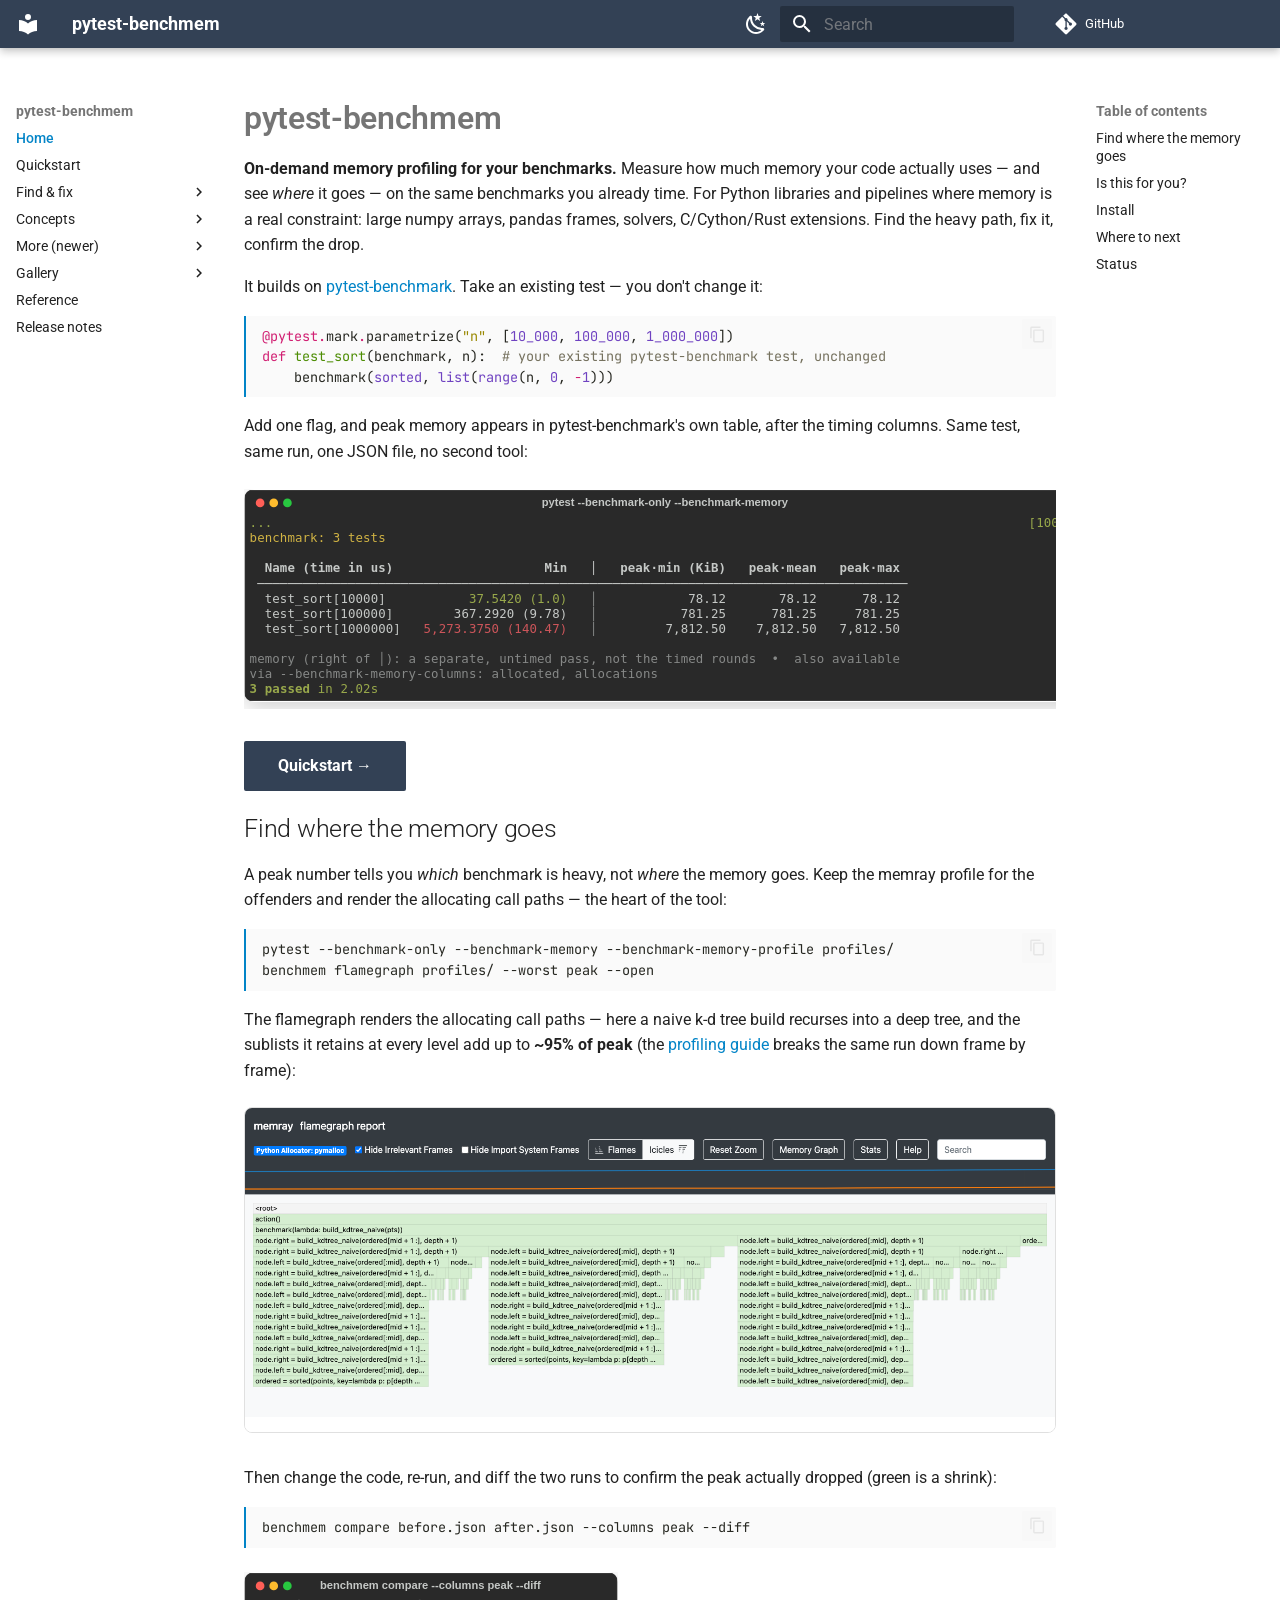
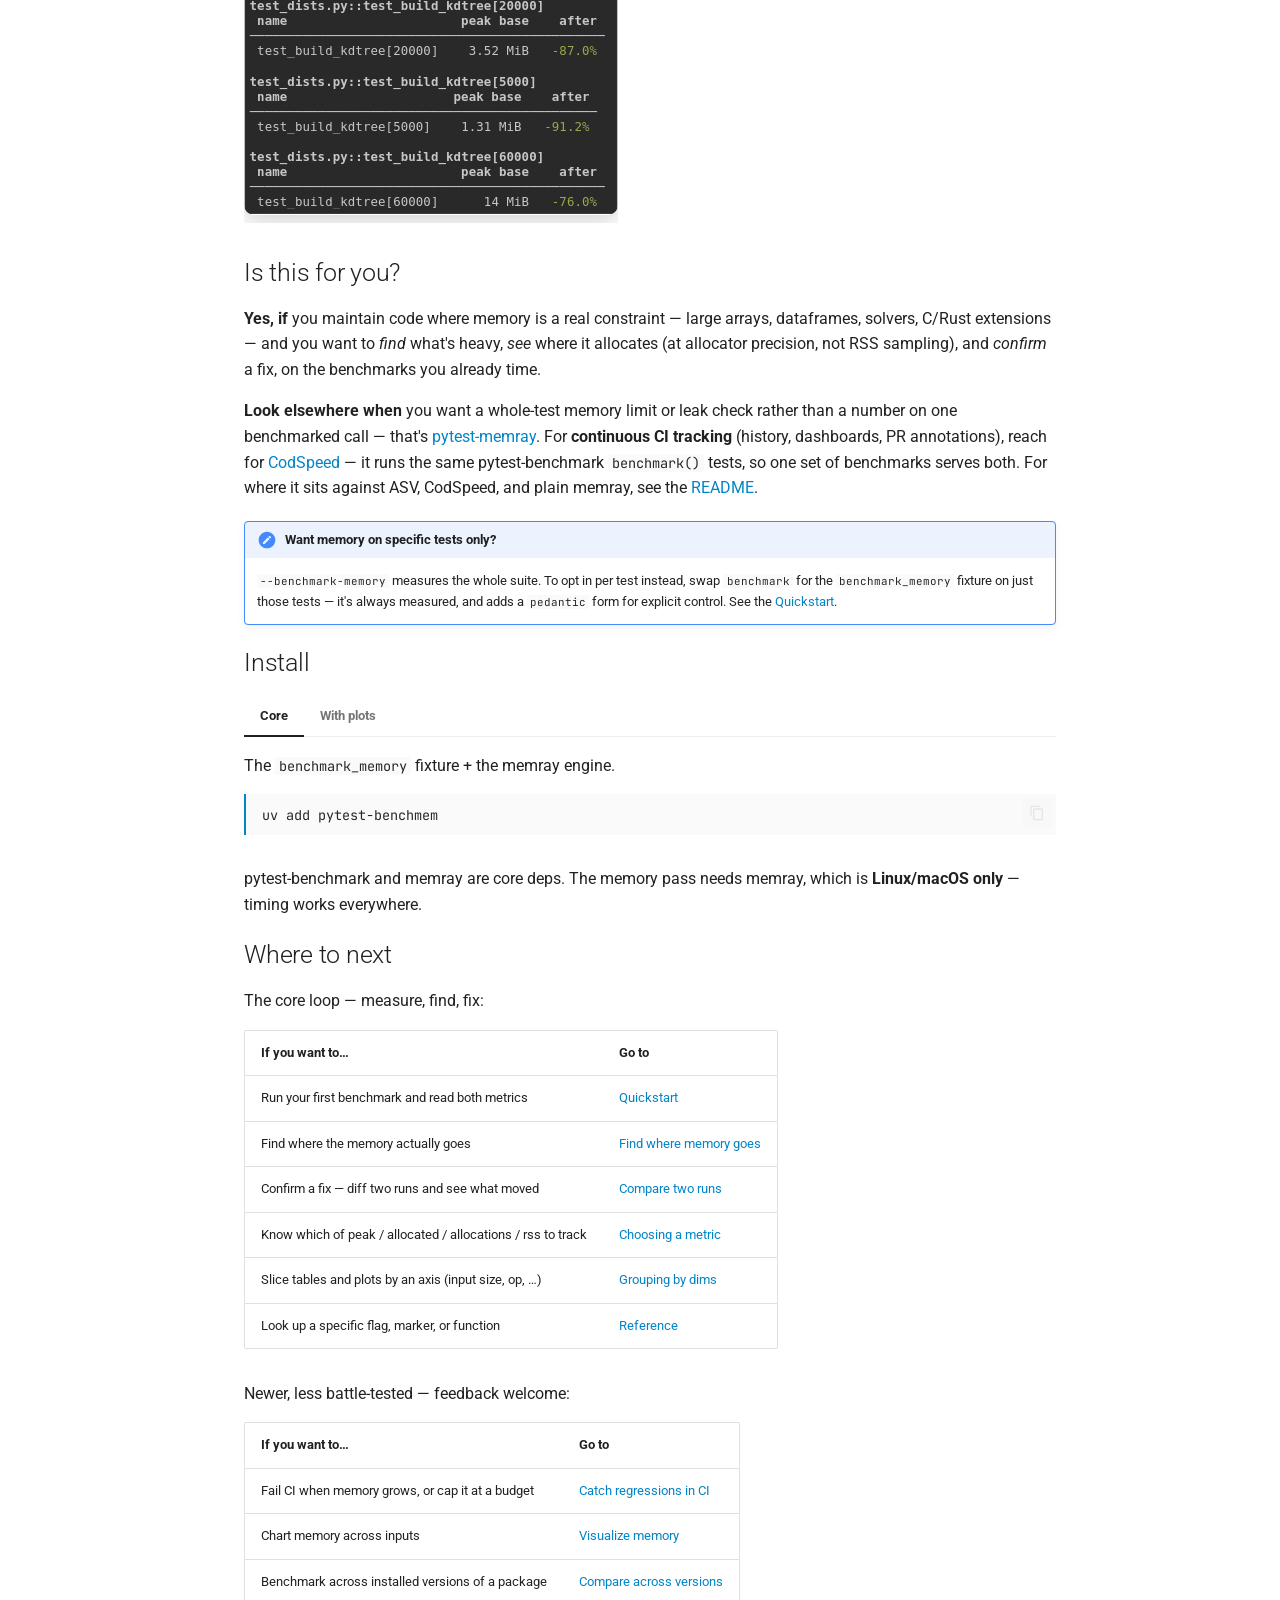
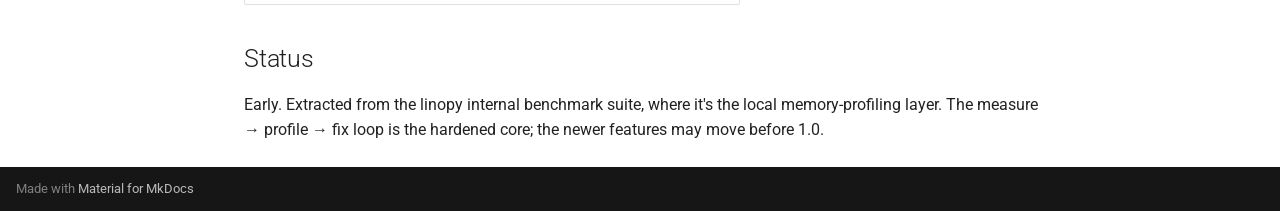
<file: index.html>
<!doctype html>
<html lang="en" class="no-js">
  <head>
    
      <meta charset="utf-8">
      <meta name="viewport" content="width=device-width,initial-scale=1">
      
        <meta name="description" content="The memory companion to pytest-benchmark — a memray peak-memory pass on the same test.">
      
      
      
        <link rel="canonical" href="https://pytest-benchmem.readthedocs.io/en/latest/">
      
      
      
        <link rel="next" href="getting-started/">
      
      
        
      
      
      <link rel="icon" href="assets/images/favicon.png">
      <meta name="generator" content="mkdocs-1.6.1, mkdocs-material-9.7.7">
    
    
      
        <title>pytest-benchmem</title>
      
    
    
      <link rel="stylesheet" href="assets/stylesheets/main.ec1eaa64.min.css">
      
        
        <link rel="stylesheet" href="assets/stylesheets/palette.ab4e12ef.min.css">
      
      


    
    
      
    
    
      
        
        
        <link rel="preconnect" href="https://fonts.gstatic.com" crossorigin>
        <link rel="stylesheet" href="https://fonts.googleapis.com/css?family=Roboto:300,300i,400,400i,700,700i%7CJetBrains+Mono:400,400i,700,700i&display=fallback">
        <style>:root{--md-text-font:"Roboto";--md-code-font:"JetBrains Mono"}</style>
      
    
    
      <link rel="stylesheet" href="assets/_mkdocstrings.css">
    
      <link rel="stylesheet" href="stylesheets/extra.css">
    
      <link rel="stylesheet" href="termynal.css">
    
    <script>__md_scope=new URL(".",location),__md_hash=e=>[...e].reduce(((e,_)=>(e<<5)-e+_.charCodeAt(0)),0),__md_get=(e,_=localStorage,t=__md_scope)=>JSON.parse(_.getItem(t.pathname+"."+e)),__md_set=(e,_,t=localStorage,a=__md_scope)=>{try{t.setItem(a.pathname+"."+e,JSON.stringify(_))}catch(e){}}</script>
    
      

    
    
  </head>
  
  
    
    
      
    
    
    
    
    <body dir="ltr" data-md-color-scheme="default" data-md-color-primary="custom" data-md-color-accent="custom">
  
    
    <input class="md-toggle" data-md-toggle="drawer" type="checkbox" id="__drawer" autocomplete="off">
    <input class="md-toggle" data-md-toggle="search" type="checkbox" id="__search" autocomplete="off">
    <label class="md-overlay" for="__drawer"></label>
    <div data-md-component="skip">
      
        
        <a href="#pytest-benchmem" class="md-skip">
          Skip to content
        </a>
      
    </div>
    <div data-md-component="announce">
      
    </div>
    
    
      

  

<header class="md-header md-header--shadow" data-md-component="header">
  <nav class="md-header__inner md-grid" aria-label="Header">
    <a href="." title="pytest-benchmem" class="md-header__button md-logo" aria-label="pytest-benchmem" data-md-component="logo">
      
  
  <svg xmlns="http://www.w3.org/2000/svg" viewBox="0 0 24 24"><path d="M12 8a3 3 0 0 0 3-3 3 3 0 0 0-3-3 3 3 0 0 0-3 3 3 3 0 0 0 3 3m0 3.54C9.64 9.35 6.5 8 3 8v11c3.5 0 6.64 1.35 9 3.54 2.36-2.19 5.5-3.54 9-3.54V8c-3.5 0-6.64 1.35-9 3.54"/></svg>

    </a>
    <label class="md-header__button md-icon" for="__drawer">
      
      <svg xmlns="http://www.w3.org/2000/svg" viewBox="0 0 24 24"><path d="M3 6h18v2H3zm0 5h18v2H3zm0 5h18v2H3z"/></svg>
    </label>
    <div class="md-header__title" data-md-component="header-title">
      <div class="md-header__ellipsis">
        <div class="md-header__topic">
          <span class="md-ellipsis">
            pytest-benchmem
          </span>
        </div>
        <div class="md-header__topic" data-md-component="header-topic">
          <span class="md-ellipsis">
            
              Home
            
          </span>
        </div>
      </div>
    </div>
    
      
        <form class="md-header__option" data-md-component="palette">
  
    
    
    
    <input class="md-option" data-md-color-media="" data-md-color-scheme="default" data-md-color-primary="custom" data-md-color-accent="custom"  aria-label="Dark mode"  type="radio" name="__palette" id="__palette_0">
    
      <label class="md-header__button md-icon" title="Dark mode" for="__palette_1" hidden>
        <svg xmlns="http://www.w3.org/2000/svg" viewBox="0 0 24 24"><path d="m17.75 4.09-2.53 1.94.91 3.06-2.63-1.81-2.63 1.81.91-3.06-2.53-1.94L12.44 4l1.06-3 1.06 3zm3.5 6.91-1.64 1.25.59 1.98-1.7-1.17-1.7 1.17.59-1.98L15.75 11l2.06-.05L18.5 9l.69 1.95zm-2.28 4.95c.83-.08 1.72 1.1 1.19 1.85-.32.45-.66.87-1.08 1.27C15.17 23 8.84 23 4.94 19.07c-3.91-3.9-3.91-10.24 0-14.14.4-.4.82-.76 1.27-1.08.75-.53 1.93.36 1.85 1.19-.27 2.86.69 5.83 2.89 8.02a9.96 9.96 0 0 0 8.02 2.89m-1.64 2.02a12.08 12.08 0 0 1-7.8-3.47c-2.17-2.19-3.33-5-3.49-7.82-2.81 3.14-2.7 7.96.31 10.98 3.02 3.01 7.84 3.12 10.98.31"/></svg>
      </label>
    
  
    
    
    
    <input class="md-option" data-md-color-media="" data-md-color-scheme="slate" data-md-color-primary="custom" data-md-color-accent="custom"  aria-label="Light mode"  type="radio" name="__palette" id="__palette_1">
    
      <label class="md-header__button md-icon" title="Light mode" for="__palette_0" hidden>
        <svg xmlns="http://www.w3.org/2000/svg" viewBox="0 0 24 24"><path d="M12 7a5 5 0 0 1 5 5 5 5 0 0 1-5 5 5 5 0 0 1-5-5 5 5 0 0 1 5-5m0 2a3 3 0 0 0-3 3 3 3 0 0 0 3 3 3 3 0 0 0 3-3 3 3 0 0 0-3-3m0-7 2.39 3.42C13.65 5.15 12.84 5 12 5s-1.65.15-2.39.42zM3.34 7l4.16-.35A7.2 7.2 0 0 0 5.94 8.5c-.44.74-.69 1.5-.83 2.29zm.02 10 1.76-3.77a7.131 7.131 0 0 0 2.38 4.14zM20.65 7l-1.77 3.79a7.02 7.02 0 0 0-2.38-4.15zm-.01 10-4.14.36c.59-.51 1.12-1.14 1.54-1.86.42-.73.69-1.5.83-2.29zM12 22l-2.41-3.44c.74.27 1.55.44 2.41.44.82 0 1.63-.17 2.37-.44z"/></svg>
      </label>
    
  
</form>
      
    
    
      <script>var palette=__md_get("__palette");if(palette&&palette.color){if("(prefers-color-scheme)"===palette.color.media){var media=matchMedia("(prefers-color-scheme: light)"),input=document.querySelector(media.matches?"[data-md-color-media='(prefers-color-scheme: light)']":"[data-md-color-media='(prefers-color-scheme: dark)']");palette.color.media=input.getAttribute("data-md-color-media"),palette.color.scheme=input.getAttribute("data-md-color-scheme"),palette.color.primary=input.getAttribute("data-md-color-primary"),palette.color.accent=input.getAttribute("data-md-color-accent")}for(var[key,value]of Object.entries(palette.color))document.body.setAttribute("data-md-color-"+key,value)}</script>
    
    
    
      
      
        <label class="md-header__button md-icon" for="__search">
          
          <svg xmlns="http://www.w3.org/2000/svg" viewBox="0 0 24 24"><path d="M9.5 3A6.5 6.5 0 0 1 16 9.5c0 1.61-.59 3.09-1.56 4.23l.27.27h.79l5 5-1.5 1.5-5-5v-.79l-.27-.27A6.52 6.52 0 0 1 9.5 16 6.5 6.5 0 0 1 3 9.5 6.5 6.5 0 0 1 9.5 3m0 2C7 5 5 7 5 9.5S7 14 9.5 14 14 12 14 9.5 12 5 9.5 5"/></svg>
        </label>
        <div class="md-search" data-md-component="search" role="dialog">
  <label class="md-search__overlay" for="__search"></label>
  <div class="md-search__inner" role="search">
    <form class="md-search__form" name="search">
      <input type="text" class="md-search__input" name="query" aria-label="Search" placeholder="Search" autocapitalize="off" autocorrect="off" autocomplete="off" spellcheck="false" data-md-component="search-query" required>
      <label class="md-search__icon md-icon" for="__search">
        
        <svg xmlns="http://www.w3.org/2000/svg" viewBox="0 0 24 24"><path d="M9.5 3A6.5 6.5 0 0 1 16 9.5c0 1.61-.59 3.09-1.56 4.23l.27.27h.79l5 5-1.5 1.5-5-5v-.79l-.27-.27A6.52 6.52 0 0 1 9.5 16 6.5 6.5 0 0 1 3 9.5 6.5 6.5 0 0 1 9.5 3m0 2C7 5 5 7 5 9.5S7 14 9.5 14 14 12 14 9.5 12 5 9.5 5"/></svg>
        
        <svg xmlns="http://www.w3.org/2000/svg" viewBox="0 0 24 24"><path d="M20 11v2H8l5.5 5.5-1.42 1.42L4.16 12l7.92-7.92L13.5 5.5 8 11z"/></svg>
      </label>
      <nav class="md-search__options" aria-label="Search">
        
        <button type="reset" class="md-search__icon md-icon" title="Clear" aria-label="Clear" tabindex="-1">
          
          <svg xmlns="http://www.w3.org/2000/svg" viewBox="0 0 24 24"><path d="M19 6.41 17.59 5 12 10.59 6.41 5 5 6.41 10.59 12 5 17.59 6.41 19 12 13.41 17.59 19 19 17.59 13.41 12z"/></svg>
        </button>
      </nav>
      
        <div class="md-search__suggest" data-md-component="search-suggest"></div>
      
    </form>
    <div class="md-search__output">
      <div class="md-search__scrollwrap" tabindex="0" data-md-scrollfix>
        <div class="md-search-result" data-md-component="search-result">
          <div class="md-search-result__meta">
            Initializing search
          </div>
          <ol class="md-search-result__list" role="presentation"></ol>
        </div>
      </div>
    </div>
  </div>
</div>
      
    
    
      <div class="md-header__source">
        <a href="https://github.com/fluxopt/pytest-benchmem" title="Go to repository" class="md-source" data-md-component="source">
  <div class="md-source__icon md-icon">
    
    <svg xmlns="http://www.w3.org/2000/svg" viewBox="0 0 448 512"><!--! Font Awesome Free 7.1.0 by @fontawesome - https://fontawesome.com License - https://fontawesome.com/license/free (Icons: CC BY 4.0, Fonts: SIL OFL 1.1, Code: MIT License) Copyright 2025 Fonticons, Inc.--><path d="M439.6 236.1 244 40.5c-5.4-5.5-12.8-8.5-20.4-8.5s-15 3-20.4 8.4L162.5 81l51.5 51.5c27.1-9.1 52.7 16.8 43.4 43.7l49.7 49.7c34.2-11.8 61.2 31 35.5 56.7-26.5 26.5-70.2-2.9-56-37.3L240.3 199v121.9c25.3 12.5 22.3 41.8 9.1 55-6.4 6.4-15.2 10.1-24.3 10.1s-17.8-3.6-24.3-10.1c-17.6-17.6-11.1-46.9 11.2-56v-123c-20.8-8.5-24.6-30.7-18.6-45L142.6 101 8.5 235.1C3 240.6 0 247.9 0 255.5s3 15 8.5 20.4l195.6 195.7c5.4 5.4 12.7 8.4 20.4 8.4s15-3 20.4-8.4l194.7-194.7c5.4-5.4 8.4-12.8 8.4-20.4s-3-15-8.4-20.4"/></svg>
  </div>
  <div class="md-source__repository">
    GitHub
  </div>
</a>
      </div>
    
  </nav>
  
</header>
    
    <div class="md-container" data-md-component="container">
      
      
        
          
        
      
      <main class="md-main" data-md-component="main">
        <div class="md-main__inner md-grid">
          
            
              
              <div class="md-sidebar md-sidebar--primary" data-md-component="sidebar" data-md-type="navigation" >
                <div class="md-sidebar__scrollwrap">
                  <div class="md-sidebar__inner">
                    



<nav class="md-nav md-nav--primary" aria-label="Navigation" data-md-level="0">
  <label class="md-nav__title" for="__drawer">
    <a href="." title="pytest-benchmem" class="md-nav__button md-logo" aria-label="pytest-benchmem" data-md-component="logo">
      
  
  <svg xmlns="http://www.w3.org/2000/svg" viewBox="0 0 24 24"><path d="M12 8a3 3 0 0 0 3-3 3 3 0 0 0-3-3 3 3 0 0 0-3 3 3 3 0 0 0 3 3m0 3.54C9.64 9.35 6.5 8 3 8v11c3.5 0 6.64 1.35 9 3.54 2.36-2.19 5.5-3.54 9-3.54V8c-3.5 0-6.64 1.35-9 3.54"/></svg>

    </a>
    pytest-benchmem
  </label>
  
    <div class="md-nav__source">
      <a href="https://github.com/fluxopt/pytest-benchmem" title="Go to repository" class="md-source" data-md-component="source">
  <div class="md-source__icon md-icon">
    
    <svg xmlns="http://www.w3.org/2000/svg" viewBox="0 0 448 512"><!--! Font Awesome Free 7.1.0 by @fontawesome - https://fontawesome.com License - https://fontawesome.com/license/free (Icons: CC BY 4.0, Fonts: SIL OFL 1.1, Code: MIT License) Copyright 2025 Fonticons, Inc.--><path d="M439.6 236.1 244 40.5c-5.4-5.5-12.8-8.5-20.4-8.5s-15 3-20.4 8.4L162.5 81l51.5 51.5c27.1-9.1 52.7 16.8 43.4 43.7l49.7 49.7c34.2-11.8 61.2 31 35.5 56.7-26.5 26.5-70.2-2.9-56-37.3L240.3 199v121.9c25.3 12.5 22.3 41.8 9.1 55-6.4 6.4-15.2 10.1-24.3 10.1s-17.8-3.6-24.3-10.1c-17.6-17.6-11.1-46.9 11.2-56v-123c-20.8-8.5-24.6-30.7-18.6-45L142.6 101 8.5 235.1C3 240.6 0 247.9 0 255.5s3 15 8.5 20.4l195.6 195.7c5.4 5.4 12.7 8.4 20.4 8.4s15-3 20.4-8.4l194.7-194.7c5.4-5.4 8.4-12.8 8.4-20.4s-3-15-8.4-20.4"/></svg>
  </div>
  <div class="md-source__repository">
    GitHub
  </div>
</a>
    </div>
  
  <ul class="md-nav__list" data-md-scrollfix>
    
      
      
  
  
    
  
  
  
    <li class="md-nav__item md-nav__item--active">
      
      <input class="md-nav__toggle md-toggle" type="checkbox" id="__toc">
      
      
        
      
      
        <label class="md-nav__link md-nav__link--active" for="__toc">
          
  
  
  <span class="md-ellipsis">
    
  
    Home
  

    
  </span>
  
  

          <span class="md-nav__icon md-icon"></span>
        </label>
      
      <a href="." class="md-nav__link md-nav__link--active">
        
  
  
  <span class="md-ellipsis">
    
  
    Home
  

    
  </span>
  
  

      </a>
      
        

<nav class="md-nav md-nav--secondary" aria-label="Table of contents">
  
  
  
    
  
  
    <label class="md-nav__title" for="__toc">
      <span class="md-nav__icon md-icon"></span>
      Table of contents
    </label>
    <ul class="md-nav__list" data-md-component="toc" data-md-scrollfix>
      
        <li class="md-nav__item">
  <a href="#find-where-the-memory-goes" class="md-nav__link">
    <span class="md-ellipsis">
      
        Find where the memory goes
      
    </span>
  </a>
  
</li>
      
        <li class="md-nav__item">
  <a href="#is-this-for-you" class="md-nav__link">
    <span class="md-ellipsis">
      
        Is this for you?
      
    </span>
  </a>
  
</li>
      
        <li class="md-nav__item">
  <a href="#install" class="md-nav__link">
    <span class="md-ellipsis">
      
        Install
      
    </span>
  </a>
  
</li>
      
        <li class="md-nav__item">
  <a href="#where-to-next" class="md-nav__link">
    <span class="md-ellipsis">
      
        Where to next
      
    </span>
  </a>
  
</li>
      
        <li class="md-nav__item">
  <a href="#status" class="md-nav__link">
    <span class="md-ellipsis">
      
        Status
      
    </span>
  </a>
  
</li>
      
    </ul>
  
</nav>
      
    </li>
  

    
      
      
  
  
  
  
    <li class="md-nav__item">
      <a href="getting-started/" class="md-nav__link">
        
  
  
  <span class="md-ellipsis">
    
  
    Quickstart
  

    
  </span>
  
  

      </a>
    </li>
  

    
      
      
  
  
  
  
    
    
    
    
    
    <li class="md-nav__item md-nav__item--nested">
      
        
        
        <input class="md-nav__toggle md-toggle " type="checkbox" id="__nav_3" >
        
          
          <label class="md-nav__link" for="__nav_3" id="__nav_3_label" tabindex="0">
            
  
  
  <span class="md-ellipsis">
    
  
    Find & fix
  

    
  </span>
  
  

            <span class="md-nav__icon md-icon"></span>
          </label>
        
        <nav class="md-nav" data-md-level="1" aria-labelledby="__nav_3_label" aria-expanded="false">
          <label class="md-nav__title" for="__nav_3">
            <span class="md-nav__icon md-icon"></span>
            
  
    Find & fix
  

          </label>
          <ul class="md-nav__list" data-md-scrollfix>
            
              
                
  
  
  
  
    <li class="md-nav__item">
      <a href="profiling/" class="md-nav__link">
        
  
  
  <span class="md-ellipsis">
    
  
    Find where memory goes
  

    
  </span>
  
  

      </a>
    </li>
  

              
            
              
                
  
  
  
  
    <li class="md-nav__item">
      <a href="compare-runs/" class="md-nav__link">
        
  
  
  <span class="md-ellipsis">
    
  
    Compare two runs
  

    
  </span>
  
  

      </a>
    </li>
  

              
            
          </ul>
        </nav>
      
    </li>
  

    
      
      
  
  
  
  
    
    
    
    
    
    <li class="md-nav__item md-nav__item--nested">
      
        
        
        <input class="md-nav__toggle md-toggle " type="checkbox" id="__nav_4" >
        
          
          <label class="md-nav__link" for="__nav_4" id="__nav_4_label" tabindex="0">
            
  
  
  <span class="md-ellipsis">
    
  
    Concepts
  

    
  </span>
  
  

            <span class="md-nav__icon md-icon"></span>
          </label>
        
        <nav class="md-nav" data-md-level="1" aria-labelledby="__nav_4_label" aria-expanded="false">
          <label class="md-nav__title" for="__nav_4">
            <span class="md-nav__icon md-icon"></span>
            
  
    Concepts
  

          </label>
          <ul class="md-nav__list" data-md-scrollfix>
            
              
                
  
  
  
  
    <li class="md-nav__item">
      <a href="metrics/" class="md-nav__link">
        
  
  
  <span class="md-ellipsis">
    
  
    Choosing a metric
  

    
  </span>
  
  

      </a>
    </li>
  

              
            
              
                
  
  
  
  
    <li class="md-nav__item">
      <a href="dims/" class="md-nav__link">
        
  
  
  <span class="md-ellipsis">
    
  
    Grouping by dims
  

    
  </span>
  
  

      </a>
    </li>
  

              
            
          </ul>
        </nav>
      
    </li>
  

    
      
      
  
  
  
  
    
    
    
    
    
    <li class="md-nav__item md-nav__item--nested">
      
        
        
        <input class="md-nav__toggle md-toggle " type="checkbox" id="__nav_5" >
        
          
          <label class="md-nav__link" for="__nav_5" id="__nav_5_label" tabindex="0">
            
  
  
  <span class="md-ellipsis">
    
  
    More (newer)
  

    
  </span>
  
  

            <span class="md-nav__icon md-icon"></span>
          </label>
        
        <nav class="md-nav" data-md-level="1" aria-labelledby="__nav_5_label" aria-expanded="false">
          <label class="md-nav__title" for="__nav_5">
            <span class="md-nav__icon md-icon"></span>
            
  
    More (newer)
  

          </label>
          <ul class="md-nav__list" data-md-scrollfix>
            
              
                
  
  
  
  
    <li class="md-nav__item">
      <a href="catch-regressions/" class="md-nav__link">
        
  
  
  <span class="md-ellipsis">
    
  
    Catch regressions in CI
  

    
  </span>
  
  

      </a>
    </li>
  

              
            
              
                
  
  
  
  
    <li class="md-nav__item">
      <a href="visualize/" class="md-nav__link">
        
  
  
  <span class="md-ellipsis">
    
  
    Visualize memory
  

    
  </span>
  
  

      </a>
    </li>
  

              
            
              
                
  
  
  
  
    <li class="md-nav__item">
      <a href="sweeps/" class="md-nav__link">
        
  
  
  <span class="md-ellipsis">
    
  
    Compare across versions
  

    
  </span>
  
  

      </a>
    </li>
  

              
            
          </ul>
        </nav>
      
    </li>
  

    
      
      
  
  
  
  
    
    
    
    
    
    <li class="md-nav__item md-nav__item--nested">
      
        
        
        <input class="md-nav__toggle md-toggle " type="checkbox" id="__nav_6" >
        
          
          <label class="md-nav__link" for="__nav_6" id="__nav_6_label" tabindex="0">
            
  
  
  <span class="md-ellipsis">
    
  
    Gallery
  

    
  </span>
  
  

            <span class="md-nav__icon md-icon"></span>
          </label>
        
        <nav class="md-nav" data-md-level="1" aria-labelledby="__nav_6_label" aria-expanded="false">
          <label class="md-nav__title" for="__nav_6">
            <span class="md-nav__icon md-icon"></span>
            
  
    Gallery
  

          </label>
          <ul class="md-nav__list" data-md-scrollfix>
            
              
                
  
  
  
  
    <li class="md-nav__item">
      <a href="gallery/linopy-memory.ipynb" class="md-nav__link">
        
  
  
  <span class="md-ellipsis">
    
  
    linopy: reuse your CodSpeed benchmarks locally
  

    
  </span>
  
  

      </a>
    </li>
  

              
            
          </ul>
        </nav>
      
    </li>
  

    
      
      
  
  
  
  
    <li class="md-nav__item">
      <a href="reference/" class="md-nav__link">
        
  
  
  <span class="md-ellipsis">
    
  
    Reference
  

    
  </span>
  
  

      </a>
    </li>
  

    
      
      
  
  
  
  
    <li class="md-nav__item">
      <a href="changelog/" class="md-nav__link">
        
  
  
  <span class="md-ellipsis">
    
  
    Release notes
  

    
  </span>
  
  

      </a>
    </li>
  

    
  </ul>
</nav>
                  </div>
                </div>
              </div>
            
            
              
              <div class="md-sidebar md-sidebar--secondary" data-md-component="sidebar" data-md-type="toc" >
                <div class="md-sidebar__scrollwrap">
                  <div class="md-sidebar__inner">
                    

<nav class="md-nav md-nav--secondary" aria-label="Table of contents">
  
  
  
    
  
  
    <label class="md-nav__title" for="__toc">
      <span class="md-nav__icon md-icon"></span>
      Table of contents
    </label>
    <ul class="md-nav__list" data-md-component="toc" data-md-scrollfix>
      
        <li class="md-nav__item">
  <a href="#find-where-the-memory-goes" class="md-nav__link">
    <span class="md-ellipsis">
      
        Find where the memory goes
      
    </span>
  </a>
  
</li>
      
        <li class="md-nav__item">
  <a href="#is-this-for-you" class="md-nav__link">
    <span class="md-ellipsis">
      
        Is this for you?
      
    </span>
  </a>
  
</li>
      
        <li class="md-nav__item">
  <a href="#install" class="md-nav__link">
    <span class="md-ellipsis">
      
        Install
      
    </span>
  </a>
  
</li>
      
        <li class="md-nav__item">
  <a href="#where-to-next" class="md-nav__link">
    <span class="md-ellipsis">
      
        Where to next
      
    </span>
  </a>
  
</li>
      
        <li class="md-nav__item">
  <a href="#status" class="md-nav__link">
    <span class="md-ellipsis">
      
        Status
      
    </span>
  </a>
  
</li>
      
    </ul>
  
</nav>
                  </div>
                </div>
              </div>
            
          
          
            <div class="md-content" data-md-component="content">
              
              <article class="md-content__inner md-typeset">
                
                  


  
  


<h1 id="pytest-benchmem">pytest-benchmem<a class="headerlink" href="#pytest-benchmem" title="Permanent link">&para;</a></h1>
<p><strong>On-demand memory profiling for your benchmarks.</strong> Measure how much memory your code actually
uses — and see <em>where</em> it goes — on the same benchmarks you already time. For Python libraries and
pipelines where memory is a real constraint: large numpy arrays, pandas frames, solvers,
C/Cython/Rust extensions. Find the heavy path, fix it, confirm the drop.</p>
<p>It builds on <a href="https://pytest-benchmark.readthedocs.io">pytest-benchmark</a>. Take an existing
test — you don't change it:</p>
<div class="highlight"><pre><span></span><code><a id="__codelineno-0-1" name="__codelineno-0-1" href="#__codelineno-0-1"></a><span class="nd">@pytest</span><span class="o">.</span><span class="n">mark</span><span class="o">.</span><span class="n">parametrize</span><span class="p">(</span><span class="s2">&quot;n&quot;</span><span class="p">,</span> <span class="p">[</span><span class="mi">10_000</span><span class="p">,</span> <span class="mi">100_000</span><span class="p">,</span> <span class="mi">1_000_000</span><span class="p">])</span>
<a id="__codelineno-0-2" name="__codelineno-0-2" href="#__codelineno-0-2"></a><span class="k">def</span><span class="w"> </span><span class="nf">test_sort</span><span class="p">(</span><span class="n">benchmark</span><span class="p">,</span> <span class="n">n</span><span class="p">):</span>  <span class="c1"># your existing pytest-benchmark test, unchanged</span>
<a id="__codelineno-0-3" name="__codelineno-0-3" href="#__codelineno-0-3"></a>    <span class="n">benchmark</span><span class="p">(</span><span class="nb">sorted</span><span class="p">,</span> <span class="nb">list</span><span class="p">(</span><span class="nb">range</span><span class="p">(</span><span class="n">n</span><span class="p">,</span> <span class="mi">0</span><span class="p">,</span> <span class="o">-</span><span class="mi">1</span><span class="p">)))</span>
</code></pre></div>
<p>Add one flag, and peak memory appears in pytest-benchmark's own table, after the timing
columns. Same test, same run, one JSON file, no second tool:</p>
<figure class="termshot">
<img alt="Colored pytest output: the benchmark table with peak·min / peak·mean / peak·max memory columns after the timing columns" src="assets/benchmark-memory-table.svg" />
</figure>
<p><a class="md-button md-button--primary" href="getting-started/">Quickstart →</a></p>
<h2 id="find-where-the-memory-goes">Find where the memory goes<a class="headerlink" href="#find-where-the-memory-goes" title="Permanent link">&para;</a></h2>
<p>A peak number tells you <em>which</em> benchmark is heavy, not <em>where</em> the memory goes. Keep the memray
profile for the offenders and render the allocating call paths — the heart of the tool:</p>
<div class="highlight"><pre><span></span><code><a id="__codelineno-1-1" name="__codelineno-1-1" href="#__codelineno-1-1"></a>pytest<span class="w"> </span>--benchmark-only<span class="w"> </span>--benchmark-memory<span class="w"> </span>--benchmark-memory-profile<span class="w"> </span>profiles/
<a id="__codelineno-1-2" name="__codelineno-1-2" href="#__codelineno-1-2"></a>benchmem<span class="w"> </span>flamegraph<span class="w"> </span>profiles/<span class="w"> </span>--worst<span class="w"> </span>peak<span class="w"> </span>--open
</code></pre></div>
<p>The flamegraph renders the allocating call paths — here a naive k-d tree build recurses into a deep
tree, and the sublists it retains at every level add up to <strong>~95% of peak</strong>
(the <a href="profiling/">profiling guide</a> breaks the same run down frame by frame):</p>
<p><img alt="memray flamegraph: a deep recursive pyramid of build_kdtree_naive frames, one subtree per recursive call" class="flameshot" src="assets/flamegraph.png" />
Then change the code, re-run, and diff the two runs to confirm the peak actually dropped
(green is a shrink):</p>
<div class="highlight"><pre><span></span><code><a id="__codelineno-2-1" name="__codelineno-2-1" href="#__codelineno-2-1"></a>benchmem<span class="w"> </span>compare<span class="w"> </span>before.json<span class="w"> </span>after.json<span class="w"> </span>--columns<span class="w"> </span>peak<span class="w"> </span>--diff
</code></pre></div>
<figure class="termshot">
<img alt="Colored benchmem compare --diff table: peak memory dropping ~80% per benchmark, shown as green negative percentages" src="assets/compare-diff.svg" />
</figure>
<h2 id="is-this-for-you">Is this for you?<a class="headerlink" href="#is-this-for-you" title="Permanent link">&para;</a></h2>
<p><strong>Yes, if</strong> you maintain code where memory is a real constraint — large arrays, dataframes,
solvers, C/Rust extensions — and you want to <em>find</em> what's heavy, <em>see</em> where it allocates (at
allocator precision, not RSS sampling), and <em>confirm</em> a fix, on the benchmarks you already time.</p>
<p><strong>Look elsewhere when</strong> you want a whole-test memory limit or leak check rather than a
number on one benchmarked call — that's <a href="https://pytest-memray.readthedocs.io">pytest-memray</a>.
For <strong>continuous CI tracking</strong> (history, dashboards, PR annotations), reach for
<a href="https://codspeed.io">CodSpeed</a> — it runs the same pytest-benchmark <code>benchmark()</code> tests, so one set
of benchmarks serves both. For where it sits against ASV, CodSpeed, and plain memray, see the
<a href="https://github.com/fluxopt/pytest-benchmem#why-memray-and-where-it-sits">README</a>.</p>
<div class="admonition note">
<p class="admonition-title">Want memory on specific tests only?</p>
<p><code>--benchmark-memory</code> measures the whole suite. To opt in per test instead, swap
<code>benchmark</code> for the <code>benchmark_memory</code> fixture on just those tests — it's always
measured, and adds a <code>pedantic</code> form for explicit control. See the
<a href="getting-started/">Quickstart</a>.</p>
</div>
<h2 id="install">Install<a class="headerlink" href="#install" title="Permanent link">&para;</a></h2>
<div class="tabbed-set tabbed-alternate" data-tabs="1:2"><input checked="checked" id="__tabbed_1_1" name="__tabbed_1" type="radio" /><input id="__tabbed_1_2" name="__tabbed_1" type="radio" /><div class="tabbed-labels"><label for="__tabbed_1_1">Core</label><label for="__tabbed_1_2">With plots</label></div>
<div class="tabbed-content">
<div class="tabbed-block">
<p>The <code>benchmark_memory</code> fixture + the memray engine.</p>
<div class="highlight"><pre><span></span><code><a id="__codelineno-3-1" name="__codelineno-3-1" href="#__codelineno-3-1"></a>uv<span class="w"> </span>add<span class="w"> </span>pytest-benchmem
</code></pre></div>
</div>
<div class="tabbed-block">
<p>The base install includes the <code>benchmem</code> CLI with <code>sweep</code> and <code>flamegraph</code>;
this adds the pandas-backed <code>compare</code> tables and <code>plot</code> views.</p>
<div class="highlight"><pre><span></span><code><a id="__codelineno-4-1" name="__codelineno-4-1" href="#__codelineno-4-1"></a>uv<span class="w"> </span>add<span class="w"> </span><span class="s2">&quot;pytest-benchmem[plot]&quot;</span>
</code></pre></div>
</div>
</div>
</div>
<p>pytest-benchmark and memray are core deps. The memory pass needs memray, which is
<strong>Linux/macOS only</strong> — timing works everywhere.</p>
<h2 id="where-to-next">Where to next<a class="headerlink" href="#where-to-next" title="Permanent link">&para;</a></h2>
<p>The core loop — measure, find, fix:</p>
<table>
<thead>
<tr>
<th>If you want to…</th>
<th>Go to</th>
</tr>
</thead>
<tbody>
<tr>
<td>Run your first benchmark and read both metrics</td>
<td><a href="getting-started/">Quickstart</a></td>
</tr>
<tr>
<td>Find where the memory actually goes</td>
<td><a href="profiling/">Find where memory goes</a></td>
</tr>
<tr>
<td>Confirm a fix — diff two runs and see what moved</td>
<td><a href="compare-runs/">Compare two runs</a></td>
</tr>
<tr>
<td>Know which of peak / allocated / allocations / rss to track</td>
<td><a href="metrics/">Choosing a metric</a></td>
</tr>
<tr>
<td>Slice tables and plots by an axis (input size, op, …)</td>
<td><a href="dims/">Grouping by dims</a></td>
</tr>
<tr>
<td>Look up a specific flag, marker, or function</td>
<td><a href="reference/">Reference</a></td>
</tr>
</tbody>
</table>
<p>Newer, less battle-tested — feedback welcome:</p>
<table>
<thead>
<tr>
<th>If you want to…</th>
<th>Go to</th>
</tr>
</thead>
<tbody>
<tr>
<td>Fail CI when memory grows, or cap it at a budget</td>
<td><a href="catch-regressions/">Catch regressions in CI</a></td>
</tr>
<tr>
<td>Chart memory across inputs</td>
<td><a href="visualize/">Visualize memory</a></td>
</tr>
<tr>
<td>Benchmark across installed versions of a package</td>
<td><a href="sweeps/">Compare across versions</a></td>
</tr>
</tbody>
</table>
<h2 id="status">Status<a class="headerlink" href="#status" title="Permanent link">&para;</a></h2>
<p>Early. Extracted from the linopy internal benchmark suite, where it's the local
memory-profiling layer. The measure → profile → fix loop is the hardened core; the newer
features may move before 1.0.</p>












                
              </article>
            </div>
          
          
<script>var target=document.getElementById(location.hash.slice(1));target&&target.name&&(target.checked=target.name.startsWith("__tabbed_"))</script>
        </div>
        
          <button type="button" class="md-top md-icon" data-md-component="top" hidden>
  
  <svg xmlns="http://www.w3.org/2000/svg" viewBox="0 0 24 24"><path d="M13 20h-2V8l-5.5 5.5-1.42-1.42L12 4.16l7.92 7.92-1.42 1.42L13 8z"/></svg>
  Back to top
</button>
        
      </main>
      
        <footer class="md-footer">
  
  <div class="md-footer-meta md-typeset">
    <div class="md-footer-meta__inner md-grid">
      <div class="md-copyright">
  
  
    Made with
    <a href="https://squidfunk.github.io/mkdocs-material/" target="_blank" rel="noopener">
      Material for MkDocs
    </a>
  
</div>
      
    </div>
  </div>
</footer>
      
    </div>
    <div class="md-dialog" data-md-component="dialog">
      <div class="md-dialog__inner md-typeset"></div>
    </div>
    
    
    
      
      
      <script id="__config" type="application/json">{"annotate": null, "base": ".", "features": ["navigation.instant", "navigation.top", "toc.follow", "search.suggest", "search.highlight", "content.code.copy", "content.code.select"], "search": "assets/javascripts/workers/search.2c215733.min.js", "tags": null, "translations": {"clipboard.copied": "Copied to clipboard", "clipboard.copy": "Copy to clipboard", "search.result.more.one": "1 more on this page", "search.result.more.other": "# more on this page", "search.result.none": "No matching documents", "search.result.one": "1 matching document", "search.result.other": "# matching documents", "search.result.placeholder": "Type to start searching", "search.result.term.missing": "Missing", "select.version": "Select version"}, "version": null}</script>
    
    
      <script src="assets/javascripts/bundle.d7400e89.min.js"></script>
      
        <script src="javascripts/notebook-prompts.js"></script>
      
        <script src="termynal.js"></script>
      
    
  </body>
</html>
</file>
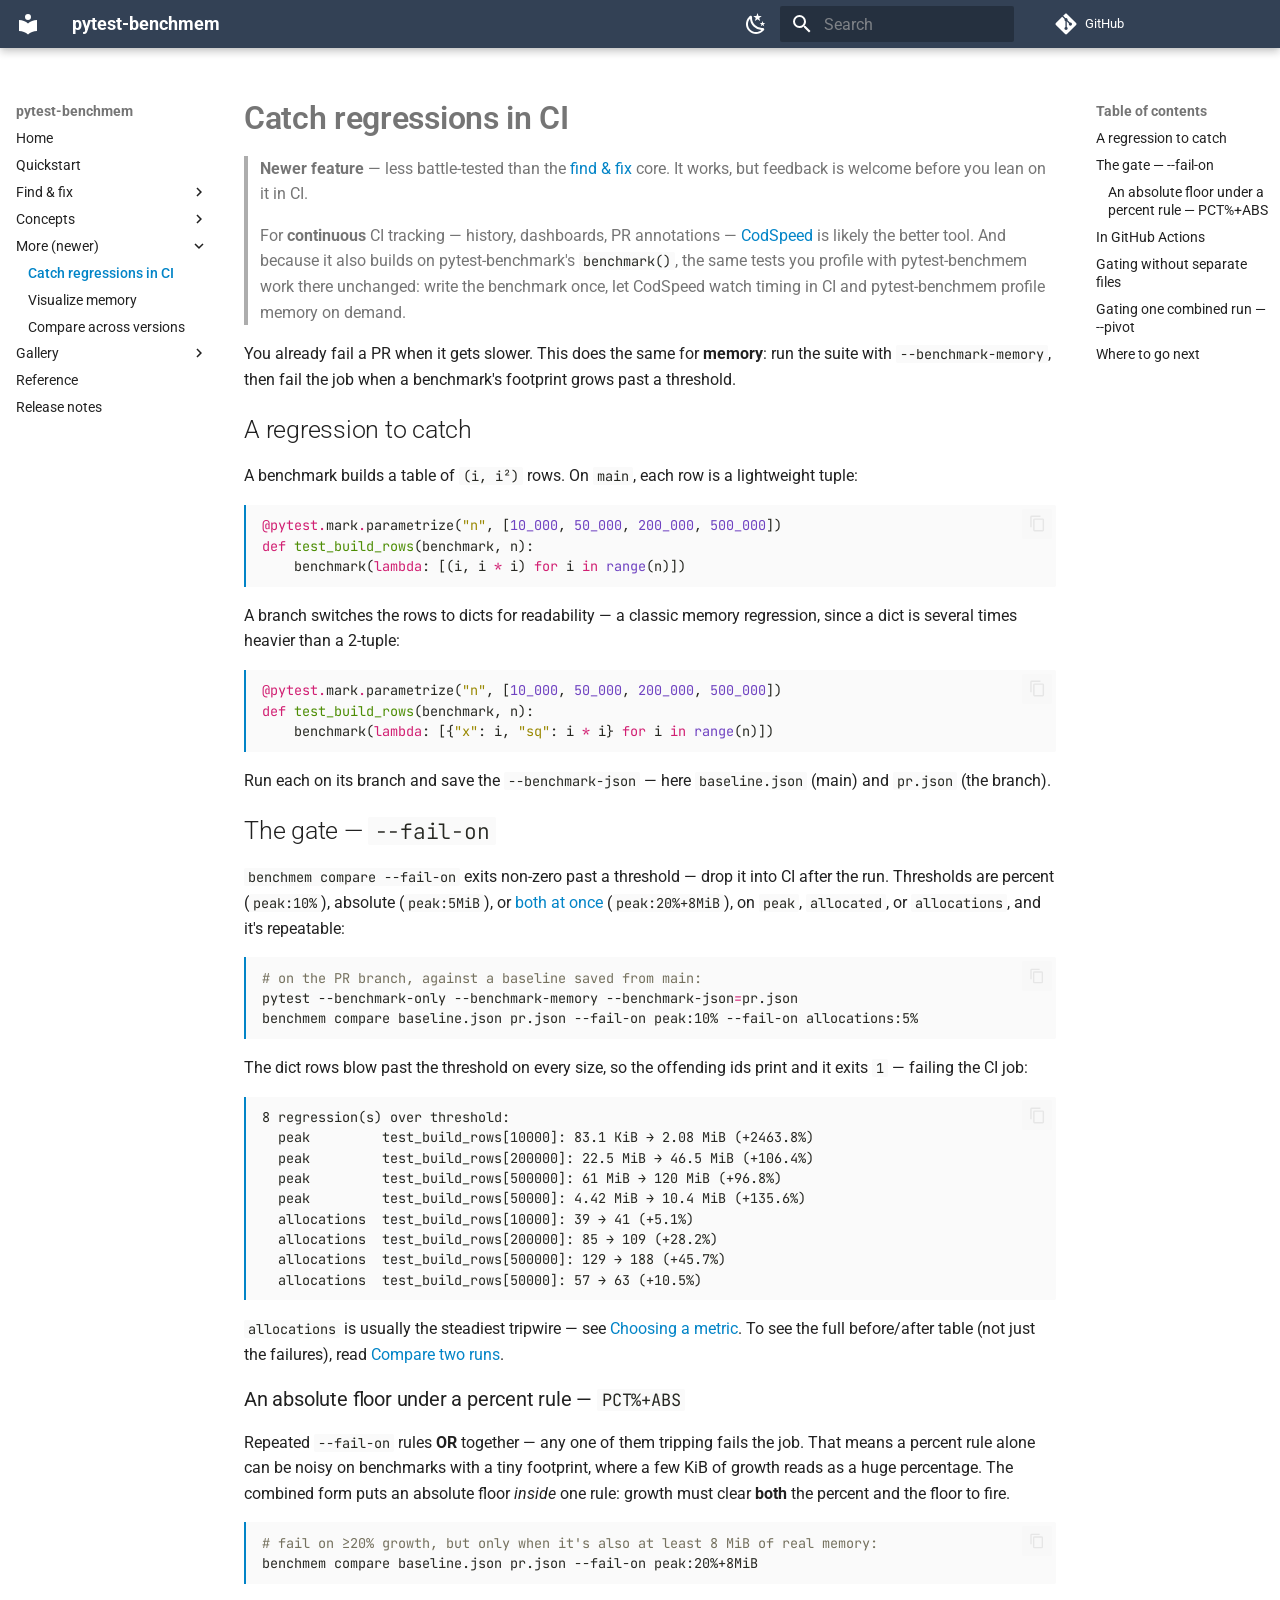
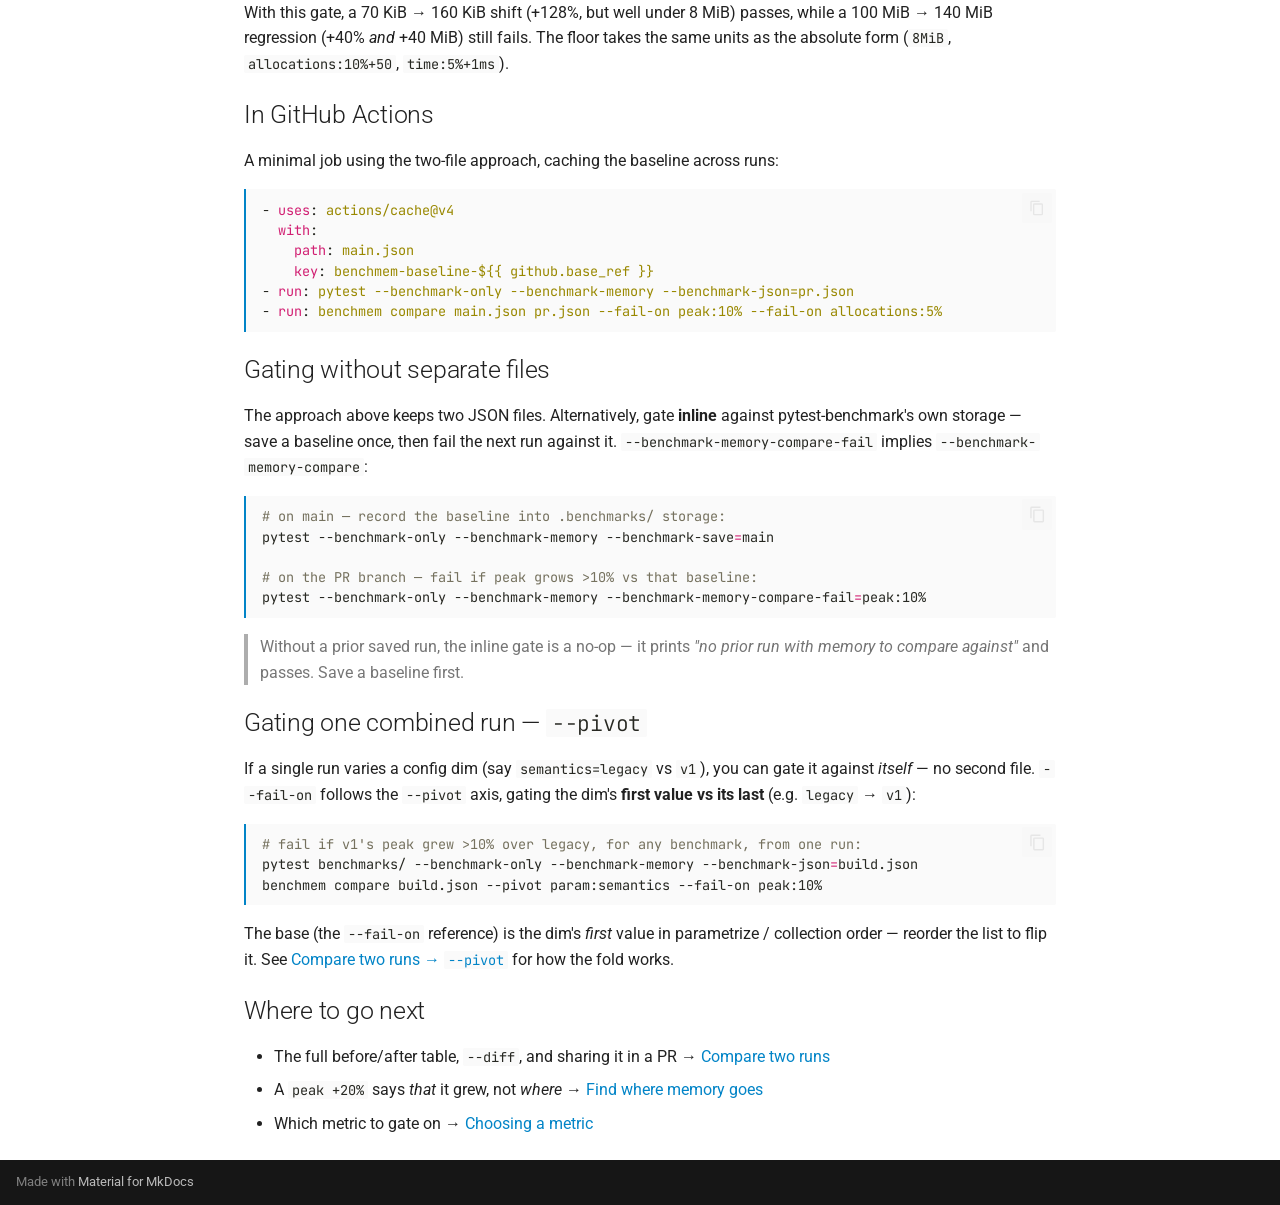
<file: catch-regressions/index.html>
<!doctype html>
<html lang="en" class="no-js">
  <head>
    
      <meta charset="utf-8">
      <meta name="viewport" content="width=device-width,initial-scale=1">
      
        <meta name="description" content="The memory companion to pytest-benchmark — a memray peak-memory pass on the same test.">
      
      
      
        <link rel="canonical" href="https://pytest-benchmem.readthedocs.io/en/latest/catch-regressions/">
      
      
        <link rel="prev" href="../dims/">
      
      
        <link rel="next" href="../visualize/">
      
      
        
      
      
      <link rel="icon" href="../assets/images/favicon.png">
      <meta name="generator" content="mkdocs-1.6.1, mkdocs-material-9.7.7">
    
    
      
        <title>Catch regressions in CI - pytest-benchmem</title>
      
    
    
      <link rel="stylesheet" href="../assets/stylesheets/main.ec1eaa64.min.css">
      
        
        <link rel="stylesheet" href="../assets/stylesheets/palette.ab4e12ef.min.css">
      
      


    
    
      
    
    
      
        
        
        <link rel="preconnect" href="https://fonts.gstatic.com" crossorigin>
        <link rel="stylesheet" href="https://fonts.googleapis.com/css?family=Roboto:300,300i,400,400i,700,700i%7CJetBrains+Mono:400,400i,700,700i&display=fallback">
        <style>:root{--md-text-font:"Roboto";--md-code-font:"JetBrains Mono"}</style>
      
    
    
      <link rel="stylesheet" href="../assets/_mkdocstrings.css">
    
      <link rel="stylesheet" href="../stylesheets/extra.css">
    
      <link rel="stylesheet" href="../termynal.css">
    
    <script>__md_scope=new URL("..",location),__md_hash=e=>[...e].reduce(((e,_)=>(e<<5)-e+_.charCodeAt(0)),0),__md_get=(e,_=localStorage,t=__md_scope)=>JSON.parse(_.getItem(t.pathname+"."+e)),__md_set=(e,_,t=localStorage,a=__md_scope)=>{try{t.setItem(a.pathname+"."+e,JSON.stringify(_))}catch(e){}}</script>
    
      

    
    
  </head>
  
  
    
    
      
    
    
    
    
    <body dir="ltr" data-md-color-scheme="default" data-md-color-primary="custom" data-md-color-accent="custom">
  
    
    <input class="md-toggle" data-md-toggle="drawer" type="checkbox" id="__drawer" autocomplete="off">
    <input class="md-toggle" data-md-toggle="search" type="checkbox" id="__search" autocomplete="off">
    <label class="md-overlay" for="__drawer"></label>
    <div data-md-component="skip">
      
        
        <a href="#catch-regressions-in-ci" class="md-skip">
          Skip to content
        </a>
      
    </div>
    <div data-md-component="announce">
      
    </div>
    
    
      

  

<header class="md-header md-header--shadow" data-md-component="header">
  <nav class="md-header__inner md-grid" aria-label="Header">
    <a href=".." title="pytest-benchmem" class="md-header__button md-logo" aria-label="pytest-benchmem" data-md-component="logo">
      
  
  <svg xmlns="http://www.w3.org/2000/svg" viewBox="0 0 24 24"><path d="M12 8a3 3 0 0 0 3-3 3 3 0 0 0-3-3 3 3 0 0 0-3 3 3 3 0 0 0 3 3m0 3.54C9.64 9.35 6.5 8 3 8v11c3.5 0 6.64 1.35 9 3.54 2.36-2.19 5.5-3.54 9-3.54V8c-3.5 0-6.64 1.35-9 3.54"/></svg>

    </a>
    <label class="md-header__button md-icon" for="__drawer">
      
      <svg xmlns="http://www.w3.org/2000/svg" viewBox="0 0 24 24"><path d="M3 6h18v2H3zm0 5h18v2H3zm0 5h18v2H3z"/></svg>
    </label>
    <div class="md-header__title" data-md-component="header-title">
      <div class="md-header__ellipsis">
        <div class="md-header__topic">
          <span class="md-ellipsis">
            pytest-benchmem
          </span>
        </div>
        <div class="md-header__topic" data-md-component="header-topic">
          <span class="md-ellipsis">
            
              Catch regressions in CI
            
          </span>
        </div>
      </div>
    </div>
    
      
        <form class="md-header__option" data-md-component="palette">
  
    
    
    
    <input class="md-option" data-md-color-media="" data-md-color-scheme="default" data-md-color-primary="custom" data-md-color-accent="custom"  aria-label="Dark mode"  type="radio" name="__palette" id="__palette_0">
    
      <label class="md-header__button md-icon" title="Dark mode" for="__palette_1" hidden>
        <svg xmlns="http://www.w3.org/2000/svg" viewBox="0 0 24 24"><path d="m17.75 4.09-2.53 1.94.91 3.06-2.63-1.81-2.63 1.81.91-3.06-2.53-1.94L12.44 4l1.06-3 1.06 3zm3.5 6.91-1.64 1.25.59 1.98-1.7-1.17-1.7 1.17.59-1.98L15.75 11l2.06-.05L18.5 9l.69 1.95zm-2.28 4.95c.83-.08 1.72 1.1 1.19 1.85-.32.45-.66.87-1.08 1.27C15.17 23 8.84 23 4.94 19.07c-3.91-3.9-3.91-10.24 0-14.14.4-.4.82-.76 1.27-1.08.75-.53 1.93.36 1.85 1.19-.27 2.86.69 5.83 2.89 8.02a9.96 9.96 0 0 0 8.02 2.89m-1.64 2.02a12.08 12.08 0 0 1-7.8-3.47c-2.17-2.19-3.33-5-3.49-7.82-2.81 3.14-2.7 7.96.31 10.98 3.02 3.01 7.84 3.12 10.98.31"/></svg>
      </label>
    
  
    
    
    
    <input class="md-option" data-md-color-media="" data-md-color-scheme="slate" data-md-color-primary="custom" data-md-color-accent="custom"  aria-label="Light mode"  type="radio" name="__palette" id="__palette_1">
    
      <label class="md-header__button md-icon" title="Light mode" for="__palette_0" hidden>
        <svg xmlns="http://www.w3.org/2000/svg" viewBox="0 0 24 24"><path d="M12 7a5 5 0 0 1 5 5 5 5 0 0 1-5 5 5 5 0 0 1-5-5 5 5 0 0 1 5-5m0 2a3 3 0 0 0-3 3 3 3 0 0 0 3 3 3 3 0 0 0 3-3 3 3 0 0 0-3-3m0-7 2.39 3.42C13.65 5.15 12.84 5 12 5s-1.65.15-2.39.42zM3.34 7l4.16-.35A7.2 7.2 0 0 0 5.94 8.5c-.44.74-.69 1.5-.83 2.29zm.02 10 1.76-3.77a7.131 7.131 0 0 0 2.38 4.14zM20.65 7l-1.77 3.79a7.02 7.02 0 0 0-2.38-4.15zm-.01 10-4.14.36c.59-.51 1.12-1.14 1.54-1.86.42-.73.69-1.5.83-2.29zM12 22l-2.41-3.44c.74.27 1.55.44 2.41.44.82 0 1.63-.17 2.37-.44z"/></svg>
      </label>
    
  
</form>
      
    
    
      <script>var palette=__md_get("__palette");if(palette&&palette.color){if("(prefers-color-scheme)"===palette.color.media){var media=matchMedia("(prefers-color-scheme: light)"),input=document.querySelector(media.matches?"[data-md-color-media='(prefers-color-scheme: light)']":"[data-md-color-media='(prefers-color-scheme: dark)']");palette.color.media=input.getAttribute("data-md-color-media"),palette.color.scheme=input.getAttribute("data-md-color-scheme"),palette.color.primary=input.getAttribute("data-md-color-primary"),palette.color.accent=input.getAttribute("data-md-color-accent")}for(var[key,value]of Object.entries(palette.color))document.body.setAttribute("data-md-color-"+key,value)}</script>
    
    
    
      
      
        <label class="md-header__button md-icon" for="__search">
          
          <svg xmlns="http://www.w3.org/2000/svg" viewBox="0 0 24 24"><path d="M9.5 3A6.5 6.5 0 0 1 16 9.5c0 1.61-.59 3.09-1.56 4.23l.27.27h.79l5 5-1.5 1.5-5-5v-.79l-.27-.27A6.52 6.52 0 0 1 9.5 16 6.5 6.5 0 0 1 3 9.5 6.5 6.5 0 0 1 9.5 3m0 2C7 5 5 7 5 9.5S7 14 9.5 14 14 12 14 9.5 12 5 9.5 5"/></svg>
        </label>
        <div class="md-search" data-md-component="search" role="dialog">
  <label class="md-search__overlay" for="__search"></label>
  <div class="md-search__inner" role="search">
    <form class="md-search__form" name="search">
      <input type="text" class="md-search__input" name="query" aria-label="Search" placeholder="Search" autocapitalize="off" autocorrect="off" autocomplete="off" spellcheck="false" data-md-component="search-query" required>
      <label class="md-search__icon md-icon" for="__search">
        
        <svg xmlns="http://www.w3.org/2000/svg" viewBox="0 0 24 24"><path d="M9.5 3A6.5 6.5 0 0 1 16 9.5c0 1.61-.59 3.09-1.56 4.23l.27.27h.79l5 5-1.5 1.5-5-5v-.79l-.27-.27A6.52 6.52 0 0 1 9.5 16 6.5 6.5 0 0 1 3 9.5 6.5 6.5 0 0 1 9.5 3m0 2C7 5 5 7 5 9.5S7 14 9.5 14 14 12 14 9.5 12 5 9.5 5"/></svg>
        
        <svg xmlns="http://www.w3.org/2000/svg" viewBox="0 0 24 24"><path d="M20 11v2H8l5.5 5.5-1.42 1.42L4.16 12l7.92-7.92L13.5 5.5 8 11z"/></svg>
      </label>
      <nav class="md-search__options" aria-label="Search">
        
        <button type="reset" class="md-search__icon md-icon" title="Clear" aria-label="Clear" tabindex="-1">
          
          <svg xmlns="http://www.w3.org/2000/svg" viewBox="0 0 24 24"><path d="M19 6.41 17.59 5 12 10.59 6.41 5 5 6.41 10.59 12 5 17.59 6.41 19 12 13.41 17.59 19 19 17.59 13.41 12z"/></svg>
        </button>
      </nav>
      
        <div class="md-search__suggest" data-md-component="search-suggest"></div>
      
    </form>
    <div class="md-search__output">
      <div class="md-search__scrollwrap" tabindex="0" data-md-scrollfix>
        <div class="md-search-result" data-md-component="search-result">
          <div class="md-search-result__meta">
            Initializing search
          </div>
          <ol class="md-search-result__list" role="presentation"></ol>
        </div>
      </div>
    </div>
  </div>
</div>
      
    
    
      <div class="md-header__source">
        <a href="https://github.com/fluxopt/pytest-benchmem" title="Go to repository" class="md-source" data-md-component="source">
  <div class="md-source__icon md-icon">
    
    <svg xmlns="http://www.w3.org/2000/svg" viewBox="0 0 448 512"><!--! Font Awesome Free 7.1.0 by @fontawesome - https://fontawesome.com License - https://fontawesome.com/license/free (Icons: CC BY 4.0, Fonts: SIL OFL 1.1, Code: MIT License) Copyright 2025 Fonticons, Inc.--><path d="M439.6 236.1 244 40.5c-5.4-5.5-12.8-8.5-20.4-8.5s-15 3-20.4 8.4L162.5 81l51.5 51.5c27.1-9.1 52.7 16.8 43.4 43.7l49.7 49.7c34.2-11.8 61.2 31 35.5 56.7-26.5 26.5-70.2-2.9-56-37.3L240.3 199v121.9c25.3 12.5 22.3 41.8 9.1 55-6.4 6.4-15.2 10.1-24.3 10.1s-17.8-3.6-24.3-10.1c-17.6-17.6-11.1-46.9 11.2-56v-123c-20.8-8.5-24.6-30.7-18.6-45L142.6 101 8.5 235.1C3 240.6 0 247.9 0 255.5s3 15 8.5 20.4l195.6 195.7c5.4 5.4 12.7 8.4 20.4 8.4s15-3 20.4-8.4l194.7-194.7c5.4-5.4 8.4-12.8 8.4-20.4s-3-15-8.4-20.4"/></svg>
  </div>
  <div class="md-source__repository">
    GitHub
  </div>
</a>
      </div>
    
  </nav>
  
</header>
    
    <div class="md-container" data-md-component="container">
      
      
        
          
        
      
      <main class="md-main" data-md-component="main">
        <div class="md-main__inner md-grid">
          
            
              
              <div class="md-sidebar md-sidebar--primary" data-md-component="sidebar" data-md-type="navigation" >
                <div class="md-sidebar__scrollwrap">
                  <div class="md-sidebar__inner">
                    



<nav class="md-nav md-nav--primary" aria-label="Navigation" data-md-level="0">
  <label class="md-nav__title" for="__drawer">
    <a href=".." title="pytest-benchmem" class="md-nav__button md-logo" aria-label="pytest-benchmem" data-md-component="logo">
      
  
  <svg xmlns="http://www.w3.org/2000/svg" viewBox="0 0 24 24"><path d="M12 8a3 3 0 0 0 3-3 3 3 0 0 0-3-3 3 3 0 0 0-3 3 3 3 0 0 0 3 3m0 3.54C9.64 9.35 6.5 8 3 8v11c3.5 0 6.64 1.35 9 3.54 2.36-2.19 5.5-3.54 9-3.54V8c-3.5 0-6.64 1.35-9 3.54"/></svg>

    </a>
    pytest-benchmem
  </label>
  
    <div class="md-nav__source">
      <a href="https://github.com/fluxopt/pytest-benchmem" title="Go to repository" class="md-source" data-md-component="source">
  <div class="md-source__icon md-icon">
    
    <svg xmlns="http://www.w3.org/2000/svg" viewBox="0 0 448 512"><!--! Font Awesome Free 7.1.0 by @fontawesome - https://fontawesome.com License - https://fontawesome.com/license/free (Icons: CC BY 4.0, Fonts: SIL OFL 1.1, Code: MIT License) Copyright 2025 Fonticons, Inc.--><path d="M439.6 236.1 244 40.5c-5.4-5.5-12.8-8.5-20.4-8.5s-15 3-20.4 8.4L162.5 81l51.5 51.5c27.1-9.1 52.7 16.8 43.4 43.7l49.7 49.7c34.2-11.8 61.2 31 35.5 56.7-26.5 26.5-70.2-2.9-56-37.3L240.3 199v121.9c25.3 12.5 22.3 41.8 9.1 55-6.4 6.4-15.2 10.1-24.3 10.1s-17.8-3.6-24.3-10.1c-17.6-17.6-11.1-46.9 11.2-56v-123c-20.8-8.5-24.6-30.7-18.6-45L142.6 101 8.5 235.1C3 240.6 0 247.9 0 255.5s3 15 8.5 20.4l195.6 195.7c5.4 5.4 12.7 8.4 20.4 8.4s15-3 20.4-8.4l194.7-194.7c5.4-5.4 8.4-12.8 8.4-20.4s-3-15-8.4-20.4"/></svg>
  </div>
  <div class="md-source__repository">
    GitHub
  </div>
</a>
    </div>
  
  <ul class="md-nav__list" data-md-scrollfix>
    
      
      
  
  
  
  
    <li class="md-nav__item">
      <a href=".." class="md-nav__link">
        
  
  
  <span class="md-ellipsis">
    
  
    Home
  

    
  </span>
  
  

      </a>
    </li>
  

    
      
      
  
  
  
  
    <li class="md-nav__item">
      <a href="../getting-started/" class="md-nav__link">
        
  
  
  <span class="md-ellipsis">
    
  
    Quickstart
  

    
  </span>
  
  

      </a>
    </li>
  

    
      
      
  
  
  
  
    
    
    
    
    
    <li class="md-nav__item md-nav__item--nested">
      
        
        
        <input class="md-nav__toggle md-toggle " type="checkbox" id="__nav_3" >
        
          
          <label class="md-nav__link" for="__nav_3" id="__nav_3_label" tabindex="0">
            
  
  
  <span class="md-ellipsis">
    
  
    Find & fix
  

    
  </span>
  
  

            <span class="md-nav__icon md-icon"></span>
          </label>
        
        <nav class="md-nav" data-md-level="1" aria-labelledby="__nav_3_label" aria-expanded="false">
          <label class="md-nav__title" for="__nav_3">
            <span class="md-nav__icon md-icon"></span>
            
  
    Find & fix
  

          </label>
          <ul class="md-nav__list" data-md-scrollfix>
            
              
                
  
  
  
  
    <li class="md-nav__item">
      <a href="../profiling/" class="md-nav__link">
        
  
  
  <span class="md-ellipsis">
    
  
    Find where memory goes
  

    
  </span>
  
  

      </a>
    </li>
  

              
            
              
                
  
  
  
  
    <li class="md-nav__item">
      <a href="../compare-runs/" class="md-nav__link">
        
  
  
  <span class="md-ellipsis">
    
  
    Compare two runs
  

    
  </span>
  
  

      </a>
    </li>
  

              
            
          </ul>
        </nav>
      
    </li>
  

    
      
      
  
  
  
  
    
    
    
    
    
    <li class="md-nav__item md-nav__item--nested">
      
        
        
        <input class="md-nav__toggle md-toggle " type="checkbox" id="__nav_4" >
        
          
          <label class="md-nav__link" for="__nav_4" id="__nav_4_label" tabindex="0">
            
  
  
  <span class="md-ellipsis">
    
  
    Concepts
  

    
  </span>
  
  

            <span class="md-nav__icon md-icon"></span>
          </label>
        
        <nav class="md-nav" data-md-level="1" aria-labelledby="__nav_4_label" aria-expanded="false">
          <label class="md-nav__title" for="__nav_4">
            <span class="md-nav__icon md-icon"></span>
            
  
    Concepts
  

          </label>
          <ul class="md-nav__list" data-md-scrollfix>
            
              
                
  
  
  
  
    <li class="md-nav__item">
      <a href="../metrics/" class="md-nav__link">
        
  
  
  <span class="md-ellipsis">
    
  
    Choosing a metric
  

    
  </span>
  
  

      </a>
    </li>
  

              
            
              
                
  
  
  
  
    <li class="md-nav__item">
      <a href="../dims/" class="md-nav__link">
        
  
  
  <span class="md-ellipsis">
    
  
    Grouping by dims
  

    
  </span>
  
  

      </a>
    </li>
  

              
            
          </ul>
        </nav>
      
    </li>
  

    
      
      
  
  
    
  
  
  
    
    
    
    
    
    <li class="md-nav__item md-nav__item--active md-nav__item--nested">
      
        
        
        <input class="md-nav__toggle md-toggle " type="checkbox" id="__nav_5" checked>
        
          
          <label class="md-nav__link" for="__nav_5" id="__nav_5_label" tabindex="0">
            
  
  
  <span class="md-ellipsis">
    
  
    More (newer)
  

    
  </span>
  
  

            <span class="md-nav__icon md-icon"></span>
          </label>
        
        <nav class="md-nav" data-md-level="1" aria-labelledby="__nav_5_label" aria-expanded="true">
          <label class="md-nav__title" for="__nav_5">
            <span class="md-nav__icon md-icon"></span>
            
  
    More (newer)
  

          </label>
          <ul class="md-nav__list" data-md-scrollfix>
            
              
                
  
  
    
  
  
  
    <li class="md-nav__item md-nav__item--active">
      
      <input class="md-nav__toggle md-toggle" type="checkbox" id="__toc">
      
      
        
      
      
        <label class="md-nav__link md-nav__link--active" for="__toc">
          
  
  
  <span class="md-ellipsis">
    
  
    Catch regressions in CI
  

    
  </span>
  
  

          <span class="md-nav__icon md-icon"></span>
        </label>
      
      <a href="./" class="md-nav__link md-nav__link--active">
        
  
  
  <span class="md-ellipsis">
    
  
    Catch regressions in CI
  

    
  </span>
  
  

      </a>
      
        

<nav class="md-nav md-nav--secondary" aria-label="Table of contents">
  
  
  
    
  
  
    <label class="md-nav__title" for="__toc">
      <span class="md-nav__icon md-icon"></span>
      Table of contents
    </label>
    <ul class="md-nav__list" data-md-component="toc" data-md-scrollfix>
      
        <li class="md-nav__item">
  <a href="#a-regression-to-catch" class="md-nav__link">
    <span class="md-ellipsis">
      
        A regression to catch
      
    </span>
  </a>
  
</li>
      
        <li class="md-nav__item">
  <a href="#the-gate-fail-on" class="md-nav__link">
    <span class="md-ellipsis">
      
        The gate — --fail-on
      
    </span>
  </a>
  
    <nav class="md-nav" aria-label="The gate — --fail-on">
      <ul class="md-nav__list">
        
          <li class="md-nav__item">
  <a href="#an-absolute-floor-under-a-percent-rule-pctabs" class="md-nav__link">
    <span class="md-ellipsis">
      
        An absolute floor under a percent rule — PCT%+ABS
      
    </span>
  </a>
  
</li>
        
      </ul>
    </nav>
  
</li>
      
        <li class="md-nav__item">
  <a href="#in-github-actions" class="md-nav__link">
    <span class="md-ellipsis">
      
        In GitHub Actions
      
    </span>
  </a>
  
</li>
      
        <li class="md-nav__item">
  <a href="#gating-without-separate-files" class="md-nav__link">
    <span class="md-ellipsis">
      
        Gating without separate files
      
    </span>
  </a>
  
</li>
      
        <li class="md-nav__item">
  <a href="#gating-one-combined-run-pivot" class="md-nav__link">
    <span class="md-ellipsis">
      
        Gating one combined run — --pivot
      
    </span>
  </a>
  
</li>
      
        <li class="md-nav__item">
  <a href="#where-to-go-next" class="md-nav__link">
    <span class="md-ellipsis">
      
        Where to go next
      
    </span>
  </a>
  
</li>
      
    </ul>
  
</nav>
      
    </li>
  

              
            
              
                
  
  
  
  
    <li class="md-nav__item">
      <a href="../visualize/" class="md-nav__link">
        
  
  
  <span class="md-ellipsis">
    
  
    Visualize memory
  

    
  </span>
  
  

      </a>
    </li>
  

              
            
              
                
  
  
  
  
    <li class="md-nav__item">
      <a href="../sweeps/" class="md-nav__link">
        
  
  
  <span class="md-ellipsis">
    
  
    Compare across versions
  

    
  </span>
  
  

      </a>
    </li>
  

              
            
          </ul>
        </nav>
      
    </li>
  

    
      
      
  
  
  
  
    
    
    
    
    
    <li class="md-nav__item md-nav__item--nested">
      
        
        
        <input class="md-nav__toggle md-toggle " type="checkbox" id="__nav_6" >
        
          
          <label class="md-nav__link" for="__nav_6" id="__nav_6_label" tabindex="0">
            
  
  
  <span class="md-ellipsis">
    
  
    Gallery
  

    
  </span>
  
  

            <span class="md-nav__icon md-icon"></span>
          </label>
        
        <nav class="md-nav" data-md-level="1" aria-labelledby="__nav_6_label" aria-expanded="false">
          <label class="md-nav__title" for="__nav_6">
            <span class="md-nav__icon md-icon"></span>
            
  
    Gallery
  

          </label>
          <ul class="md-nav__list" data-md-scrollfix>
            
              
                
  
  
  
  
    <li class="md-nav__item">
      <a href="../gallery/linopy-memory.ipynb" class="md-nav__link">
        
  
  
  <span class="md-ellipsis">
    
  
    linopy: reuse your CodSpeed benchmarks locally
  

    
  </span>
  
  

      </a>
    </li>
  

              
            
          </ul>
        </nav>
      
    </li>
  

    
      
      
  
  
  
  
    <li class="md-nav__item">
      <a href="../reference/" class="md-nav__link">
        
  
  
  <span class="md-ellipsis">
    
  
    Reference
  

    
  </span>
  
  

      </a>
    </li>
  

    
      
      
  
  
  
  
    <li class="md-nav__item">
      <a href="../changelog/" class="md-nav__link">
        
  
  
  <span class="md-ellipsis">
    
  
    Release notes
  

    
  </span>
  
  

      </a>
    </li>
  

    
  </ul>
</nav>
                  </div>
                </div>
              </div>
            
            
              
              <div class="md-sidebar md-sidebar--secondary" data-md-component="sidebar" data-md-type="toc" >
                <div class="md-sidebar__scrollwrap">
                  <div class="md-sidebar__inner">
                    

<nav class="md-nav md-nav--secondary" aria-label="Table of contents">
  
  
  
    
  
  
    <label class="md-nav__title" for="__toc">
      <span class="md-nav__icon md-icon"></span>
      Table of contents
    </label>
    <ul class="md-nav__list" data-md-component="toc" data-md-scrollfix>
      
        <li class="md-nav__item">
  <a href="#a-regression-to-catch" class="md-nav__link">
    <span class="md-ellipsis">
      
        A regression to catch
      
    </span>
  </a>
  
</li>
      
        <li class="md-nav__item">
  <a href="#the-gate-fail-on" class="md-nav__link">
    <span class="md-ellipsis">
      
        The gate — --fail-on
      
    </span>
  </a>
  
    <nav class="md-nav" aria-label="The gate — --fail-on">
      <ul class="md-nav__list">
        
          <li class="md-nav__item">
  <a href="#an-absolute-floor-under-a-percent-rule-pctabs" class="md-nav__link">
    <span class="md-ellipsis">
      
        An absolute floor under a percent rule — PCT%+ABS
      
    </span>
  </a>
  
</li>
        
      </ul>
    </nav>
  
</li>
      
        <li class="md-nav__item">
  <a href="#in-github-actions" class="md-nav__link">
    <span class="md-ellipsis">
      
        In GitHub Actions
      
    </span>
  </a>
  
</li>
      
        <li class="md-nav__item">
  <a href="#gating-without-separate-files" class="md-nav__link">
    <span class="md-ellipsis">
      
        Gating without separate files
      
    </span>
  </a>
  
</li>
      
        <li class="md-nav__item">
  <a href="#gating-one-combined-run-pivot" class="md-nav__link">
    <span class="md-ellipsis">
      
        Gating one combined run — --pivot
      
    </span>
  </a>
  
</li>
      
        <li class="md-nav__item">
  <a href="#where-to-go-next" class="md-nav__link">
    <span class="md-ellipsis">
      
        Where to go next
      
    </span>
  </a>
  
</li>
      
    </ul>
  
</nav>
                  </div>
                </div>
              </div>
            
          
          
            <div class="md-content" data-md-component="content">
              
              <article class="md-content__inner md-typeset">
                
                  


  
  


<h1 id="catch-regressions-in-ci">Catch regressions in CI<a class="headerlink" href="#catch-regressions-in-ci" title="Permanent link">&para;</a></h1>
<blockquote>
<p><strong>Newer feature</strong> — less battle-tested than the <a href="../profiling/">find &amp; fix</a> core. It works, but
feedback is welcome before you lean on it in CI.</p>
<p>For <strong>continuous</strong> CI tracking — history, dashboards, PR annotations — <a href="https://codspeed.io">CodSpeed</a> is likely the
better tool. And because it also builds on pytest-benchmark's <code>benchmark()</code>, the same tests you
profile with pytest-benchmem work there unchanged: write the benchmark once, let CodSpeed watch
timing in CI and pytest-benchmem profile memory on demand.</p>
</blockquote>
<p>You already fail a PR when it gets slower. This does the same for <strong>memory</strong>: run the suite with
<code>--benchmark-memory</code>, then fail the job when a benchmark's footprint grows past a threshold.</p>
<h2 id="a-regression-to-catch">A regression to catch<a class="headerlink" href="#a-regression-to-catch" title="Permanent link">&para;</a></h2>
<p>A benchmark builds a table of <code>(i, i²)</code> rows. On <code>main</code>, each row is a lightweight tuple:</p>
<div class="highlight"><pre><span></span><code><a id="__codelineno-0-1" name="__codelineno-0-1" href="#__codelineno-0-1"></a><span class="nd">@pytest</span><span class="o">.</span><span class="n">mark</span><span class="o">.</span><span class="n">parametrize</span><span class="p">(</span><span class="s2">&quot;n&quot;</span><span class="p">,</span> <span class="p">[</span><span class="mi">10_000</span><span class="p">,</span> <span class="mi">50_000</span><span class="p">,</span> <span class="mi">200_000</span><span class="p">,</span> <span class="mi">500_000</span><span class="p">])</span>
<a id="__codelineno-0-2" name="__codelineno-0-2" href="#__codelineno-0-2"></a><span class="k">def</span><span class="w"> </span><span class="nf">test_build_rows</span><span class="p">(</span><span class="n">benchmark</span><span class="p">,</span> <span class="n">n</span><span class="p">):</span>
<a id="__codelineno-0-3" name="__codelineno-0-3" href="#__codelineno-0-3"></a>    <span class="n">benchmark</span><span class="p">(</span><span class="k">lambda</span><span class="p">:</span> <span class="p">[(</span><span class="n">i</span><span class="p">,</span> <span class="n">i</span> <span class="o">*</span> <span class="n">i</span><span class="p">)</span> <span class="k">for</span> <span class="n">i</span> <span class="ow">in</span> <span class="nb">range</span><span class="p">(</span><span class="n">n</span><span class="p">)])</span>
</code></pre></div>
<p>A branch switches the rows to dicts for readability — a classic memory regression, since a
dict is several times heavier than a 2-tuple:</p>
<div class="highlight"><pre><span></span><code><a id="__codelineno-1-1" name="__codelineno-1-1" href="#__codelineno-1-1"></a><span class="nd">@pytest</span><span class="o">.</span><span class="n">mark</span><span class="o">.</span><span class="n">parametrize</span><span class="p">(</span><span class="s2">&quot;n&quot;</span><span class="p">,</span> <span class="p">[</span><span class="mi">10_000</span><span class="p">,</span> <span class="mi">50_000</span><span class="p">,</span> <span class="mi">200_000</span><span class="p">,</span> <span class="mi">500_000</span><span class="p">])</span>
<a id="__codelineno-1-2" name="__codelineno-1-2" href="#__codelineno-1-2"></a><span class="k">def</span><span class="w"> </span><span class="nf">test_build_rows</span><span class="p">(</span><span class="n">benchmark</span><span class="p">,</span> <span class="n">n</span><span class="p">):</span>
<a id="__codelineno-1-3" name="__codelineno-1-3" href="#__codelineno-1-3"></a>    <span class="n">benchmark</span><span class="p">(</span><span class="k">lambda</span><span class="p">:</span> <span class="p">[{</span><span class="s2">&quot;x&quot;</span><span class="p">:</span> <span class="n">i</span><span class="p">,</span> <span class="s2">&quot;sq&quot;</span><span class="p">:</span> <span class="n">i</span> <span class="o">*</span> <span class="n">i</span><span class="p">}</span> <span class="k">for</span> <span class="n">i</span> <span class="ow">in</span> <span class="nb">range</span><span class="p">(</span><span class="n">n</span><span class="p">)])</span>
</code></pre></div>
<p>Run each on its branch and save the <code>--benchmark-json</code> — here <code>baseline.json</code> (main) and
<code>pr.json</code> (the branch).</p>
<h2 id="the-gate-fail-on">The gate — <code>--fail-on</code><a class="headerlink" href="#the-gate-fail-on" title="Permanent link">&para;</a></h2>
<p><code>benchmem compare --fail-on</code> exits non-zero past a threshold — drop it into CI after the run.
Thresholds are percent (<code>peak:10%</code>), absolute (<code>peak:5MiB</code>), or <a href="#an-absolute-floor-under-a-percent-rule-pctabs">both at once</a>
(<code>peak:20%+8MiB</code>), on <code>peak</code>, <code>allocated</code>, or <code>allocations</code>, and it's repeatable:</p>
<div class="highlight"><pre><span></span><code><a id="__codelineno-2-1" name="__codelineno-2-1" href="#__codelineno-2-1"></a><span class="c1"># on the PR branch, against a baseline saved from main:</span>
<a id="__codelineno-2-2" name="__codelineno-2-2" href="#__codelineno-2-2"></a>pytest<span class="w"> </span>--benchmark-only<span class="w"> </span>--benchmark-memory<span class="w"> </span>--benchmark-json<span class="o">=</span>pr.json
<a id="__codelineno-2-3" name="__codelineno-2-3" href="#__codelineno-2-3"></a>benchmem<span class="w"> </span>compare<span class="w"> </span>baseline.json<span class="w"> </span>pr.json<span class="w"> </span>--fail-on<span class="w"> </span>peak:10%<span class="w"> </span>--fail-on<span class="w"> </span>allocations:5%
</code></pre></div>
<p>The dict rows blow past the threshold on every size, so the offending ids print and it exits <code>1</code>
— failing the CI job:</p>
<div class="highlight"><pre><span></span><code><a id="__codelineno-3-1" name="__codelineno-3-1" href="#__codelineno-3-1"></a>8 regression(s) over threshold:
<a id="__codelineno-3-2" name="__codelineno-3-2" href="#__codelineno-3-2"></a>  peak         test_build_rows[10000]: 83.1 KiB → 2.08 MiB (+2463.8%)
<a id="__codelineno-3-3" name="__codelineno-3-3" href="#__codelineno-3-3"></a>  peak         test_build_rows[200000]: 22.5 MiB → 46.5 MiB (+106.4%)
<a id="__codelineno-3-4" name="__codelineno-3-4" href="#__codelineno-3-4"></a>  peak         test_build_rows[500000]: 61 MiB → 120 MiB (+96.8%)
<a id="__codelineno-3-5" name="__codelineno-3-5" href="#__codelineno-3-5"></a>  peak         test_build_rows[50000]: 4.42 MiB → 10.4 MiB (+135.6%)
<a id="__codelineno-3-6" name="__codelineno-3-6" href="#__codelineno-3-6"></a>  allocations  test_build_rows[10000]: 39 → 41 (+5.1%)
<a id="__codelineno-3-7" name="__codelineno-3-7" href="#__codelineno-3-7"></a>  allocations  test_build_rows[200000]: 85 → 109 (+28.2%)
<a id="__codelineno-3-8" name="__codelineno-3-8" href="#__codelineno-3-8"></a>  allocations  test_build_rows[500000]: 129 → 188 (+45.7%)
<a id="__codelineno-3-9" name="__codelineno-3-9" href="#__codelineno-3-9"></a>  allocations  test_build_rows[50000]: 57 → 63 (+10.5%)
</code></pre></div>
<p><code>allocations</code> is usually the steadiest tripwire — see <a href="../metrics/">Choosing a metric</a>. To see the
full before/after table (not just the failures), read <a href="../compare-runs/">Compare two runs</a>.</p>
<h3 id="an-absolute-floor-under-a-percent-rule-pctabs">An absolute floor under a percent rule — <code>PCT%+ABS</code><a class="headerlink" href="#an-absolute-floor-under-a-percent-rule-pctabs" title="Permanent link">&para;</a></h3>
<p>Repeated <code>--fail-on</code> rules <strong>OR</strong> together — any one of them tripping fails the job. That means a
percent rule alone can be noisy on benchmarks with a tiny footprint, where a few KiB of growth
reads as a huge percentage. The combined form puts an absolute floor <em>inside</em> one rule: growth
must clear <strong>both</strong> the percent and the floor to fire.</p>
<div class="highlight"><pre><span></span><code><a id="__codelineno-4-1" name="__codelineno-4-1" href="#__codelineno-4-1"></a><span class="c1"># fail on ≥20% growth, but only when it&#39;s also at least 8 MiB of real memory:</span>
<a id="__codelineno-4-2" name="__codelineno-4-2" href="#__codelineno-4-2"></a>benchmem<span class="w"> </span>compare<span class="w"> </span>baseline.json<span class="w"> </span>pr.json<span class="w"> </span>--fail-on<span class="w"> </span>peak:20%+8MiB
</code></pre></div>
<p>With this gate, a 70 KiB → 160 KiB shift (+128%, but well under 8 MiB) passes, while a
100 MiB → 140 MiB regression (+40% <em>and</em> +40 MiB) still fails. The floor takes the same units as
the absolute form (<code>8MiB</code>, <code>allocations:10%+50</code>, <code>time:5%+1ms</code>).</p>
<h2 id="in-github-actions">In GitHub Actions<a class="headerlink" href="#in-github-actions" title="Permanent link">&para;</a></h2>
<p>A minimal job using the two-file approach, caching the baseline across runs:</p>
<div class="highlight"><pre><span></span><code><a id="__codelineno-5-1" name="__codelineno-5-1" href="#__codelineno-5-1"></a><span class="p p-Indicator">-</span><span class="w"> </span><span class="nt">uses</span><span class="p">:</span><span class="w"> </span><span class="l l-Scalar l-Scalar-Plain">actions/cache@v4</span>
<a id="__codelineno-5-2" name="__codelineno-5-2" href="#__codelineno-5-2"></a><span class="w">  </span><span class="nt">with</span><span class="p">:</span>
<a id="__codelineno-5-3" name="__codelineno-5-3" href="#__codelineno-5-3"></a><span class="w">    </span><span class="nt">path</span><span class="p">:</span><span class="w"> </span><span class="l l-Scalar l-Scalar-Plain">main.json</span>
<a id="__codelineno-5-4" name="__codelineno-5-4" href="#__codelineno-5-4"></a><span class="w">    </span><span class="nt">key</span><span class="p">:</span><span class="w"> </span><span class="l l-Scalar l-Scalar-Plain">benchmem-baseline-${{ github.base_ref }}</span>
<a id="__codelineno-5-5" name="__codelineno-5-5" href="#__codelineno-5-5"></a><span class="p p-Indicator">-</span><span class="w"> </span><span class="nt">run</span><span class="p">:</span><span class="w"> </span><span class="l l-Scalar l-Scalar-Plain">pytest --benchmark-only --benchmark-memory --benchmark-json=pr.json</span>
<a id="__codelineno-5-6" name="__codelineno-5-6" href="#__codelineno-5-6"></a><span class="p p-Indicator">-</span><span class="w"> </span><span class="nt">run</span><span class="p">:</span><span class="w"> </span><span class="l l-Scalar l-Scalar-Plain">benchmem compare main.json pr.json --fail-on peak:10% --fail-on allocations:5%</span>
</code></pre></div>
<h2 id="gating-without-separate-files">Gating without separate files<a class="headerlink" href="#gating-without-separate-files" title="Permanent link">&para;</a></h2>
<p>The approach above keeps two JSON files. Alternatively, gate <strong>inline</strong> against pytest-benchmark's
own storage — save a baseline once, then fail the next run against it.
<code>--benchmark-memory-compare-fail</code> implies <code>--benchmark-memory-compare</code>:</p>
<div class="highlight"><pre><span></span><code><a id="__codelineno-6-1" name="__codelineno-6-1" href="#__codelineno-6-1"></a><span class="c1"># on main — record the baseline into .benchmarks/ storage:</span>
<a id="__codelineno-6-2" name="__codelineno-6-2" href="#__codelineno-6-2"></a>pytest<span class="w"> </span>--benchmark-only<span class="w"> </span>--benchmark-memory<span class="w"> </span>--benchmark-save<span class="o">=</span>main
<a id="__codelineno-6-3" name="__codelineno-6-3" href="#__codelineno-6-3"></a>
<a id="__codelineno-6-4" name="__codelineno-6-4" href="#__codelineno-6-4"></a><span class="c1"># on the PR branch — fail if peak grows &gt;10% vs that baseline:</span>
<a id="__codelineno-6-5" name="__codelineno-6-5" href="#__codelineno-6-5"></a>pytest<span class="w"> </span>--benchmark-only<span class="w"> </span>--benchmark-memory<span class="w"> </span>--benchmark-memory-compare-fail<span class="o">=</span>peak:10%
</code></pre></div>
<blockquote>
<p>Without a prior saved run, the inline gate is a no-op — it prints <em>"no prior run with memory to
compare against"</em> and passes. Save a baseline first.</p>
</blockquote>
<h2 id="gating-one-combined-run-pivot">Gating one combined run — <code>--pivot</code><a class="headerlink" href="#gating-one-combined-run-pivot" title="Permanent link">&para;</a></h2>
<p>If a single run varies a config dim (say <code>semantics=legacy</code> vs <code>v1</code>), you can gate it against
<em>itself</em> — no second file. <code>--fail-on</code> follows the <code>--pivot</code> axis, gating the dim's <strong>first value
vs its last</strong> (e.g. <code>legacy</code> → <code>v1</code>):</p>
<div class="highlight"><pre><span></span><code><a id="__codelineno-7-1" name="__codelineno-7-1" href="#__codelineno-7-1"></a><span class="c1"># fail if v1&#39;s peak grew &gt;10% over legacy, for any benchmark, from one run:</span>
<a id="__codelineno-7-2" name="__codelineno-7-2" href="#__codelineno-7-2"></a>pytest<span class="w"> </span>benchmarks/<span class="w"> </span>--benchmark-only<span class="w"> </span>--benchmark-memory<span class="w"> </span>--benchmark-json<span class="o">=</span>build.json
<a id="__codelineno-7-3" name="__codelineno-7-3" href="#__codelineno-7-3"></a>benchmem<span class="w"> </span>compare<span class="w"> </span>build.json<span class="w"> </span>--pivot<span class="w"> </span>param:semantics<span class="w"> </span>--fail-on<span class="w"> </span>peak:10%
</code></pre></div>
<p>The base (the <code>--fail-on</code> reference) is the dim's <em>first</em> value in parametrize / collection order —
reorder the list to flip it. See <a href="../compare-runs/#one-run-two-configs-pivot">Compare two runs → <code>--pivot</code></a>
for how the fold works.</p>
<h2 id="where-to-go-next">Where to go next<a class="headerlink" href="#where-to-go-next" title="Permanent link">&para;</a></h2>
<ul>
<li>The full before/after table, <code>--diff</code>, and sharing it in a PR → <a href="../compare-runs/">Compare two runs</a></li>
<li>A <code>peak +20%</code> says <em>that</em> it grew, not <em>where</em> → <a href="../profiling/">Find where memory goes</a></li>
<li>Which metric to gate on → <a href="../metrics/">Choosing a metric</a></li>
</ul>












                
              </article>
            </div>
          
          
<script>var target=document.getElementById(location.hash.slice(1));target&&target.name&&(target.checked=target.name.startsWith("__tabbed_"))</script>
        </div>
        
          <button type="button" class="md-top md-icon" data-md-component="top" hidden>
  
  <svg xmlns="http://www.w3.org/2000/svg" viewBox="0 0 24 24"><path d="M13 20h-2V8l-5.5 5.5-1.42-1.42L12 4.16l7.92 7.92-1.42 1.42L13 8z"/></svg>
  Back to top
</button>
        
      </main>
      
        <footer class="md-footer">
  
  <div class="md-footer-meta md-typeset">
    <div class="md-footer-meta__inner md-grid">
      <div class="md-copyright">
  
  
    Made with
    <a href="https://squidfunk.github.io/mkdocs-material/" target="_blank" rel="noopener">
      Material for MkDocs
    </a>
  
</div>
      
    </div>
  </div>
</footer>
      
    </div>
    <div class="md-dialog" data-md-component="dialog">
      <div class="md-dialog__inner md-typeset"></div>
    </div>
    
    
    
      
      
      <script id="__config" type="application/json">{"annotate": null, "base": "..", "features": ["navigation.instant", "navigation.top", "toc.follow", "search.suggest", "search.highlight", "content.code.copy", "content.code.select"], "search": "../assets/javascripts/workers/search.2c215733.min.js", "tags": null, "translations": {"clipboard.copied": "Copied to clipboard", "clipboard.copy": "Copy to clipboard", "search.result.more.one": "1 more on this page", "search.result.more.other": "# more on this page", "search.result.none": "No matching documents", "search.result.one": "1 matching document", "search.result.other": "# matching documents", "search.result.placeholder": "Type to start searching", "search.result.term.missing": "Missing", "select.version": "Select version"}, "version": null}</script>
    
    
      <script src="../assets/javascripts/bundle.d7400e89.min.js"></script>
      
        <script src="../javascripts/notebook-prompts.js"></script>
      
        <script src="../termynal.js"></script>
      
    
  </body>
</html>
</file>
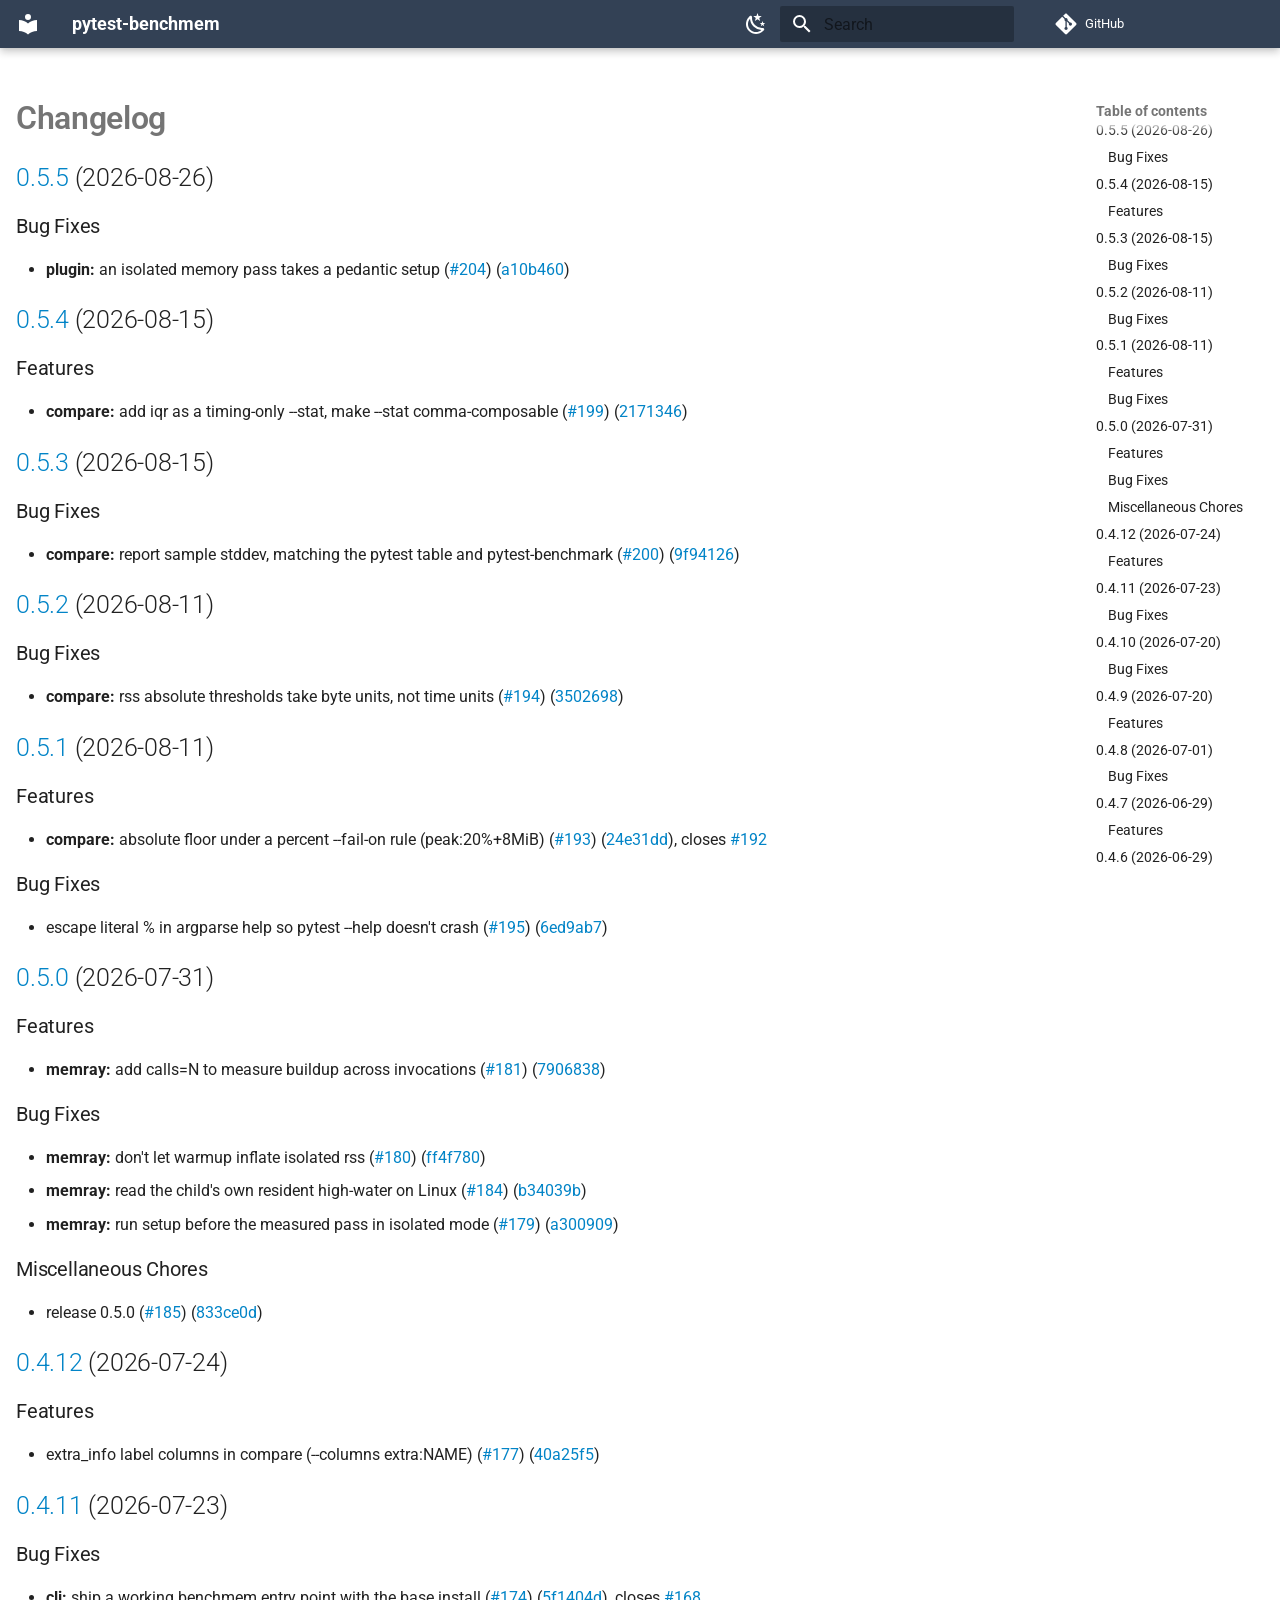
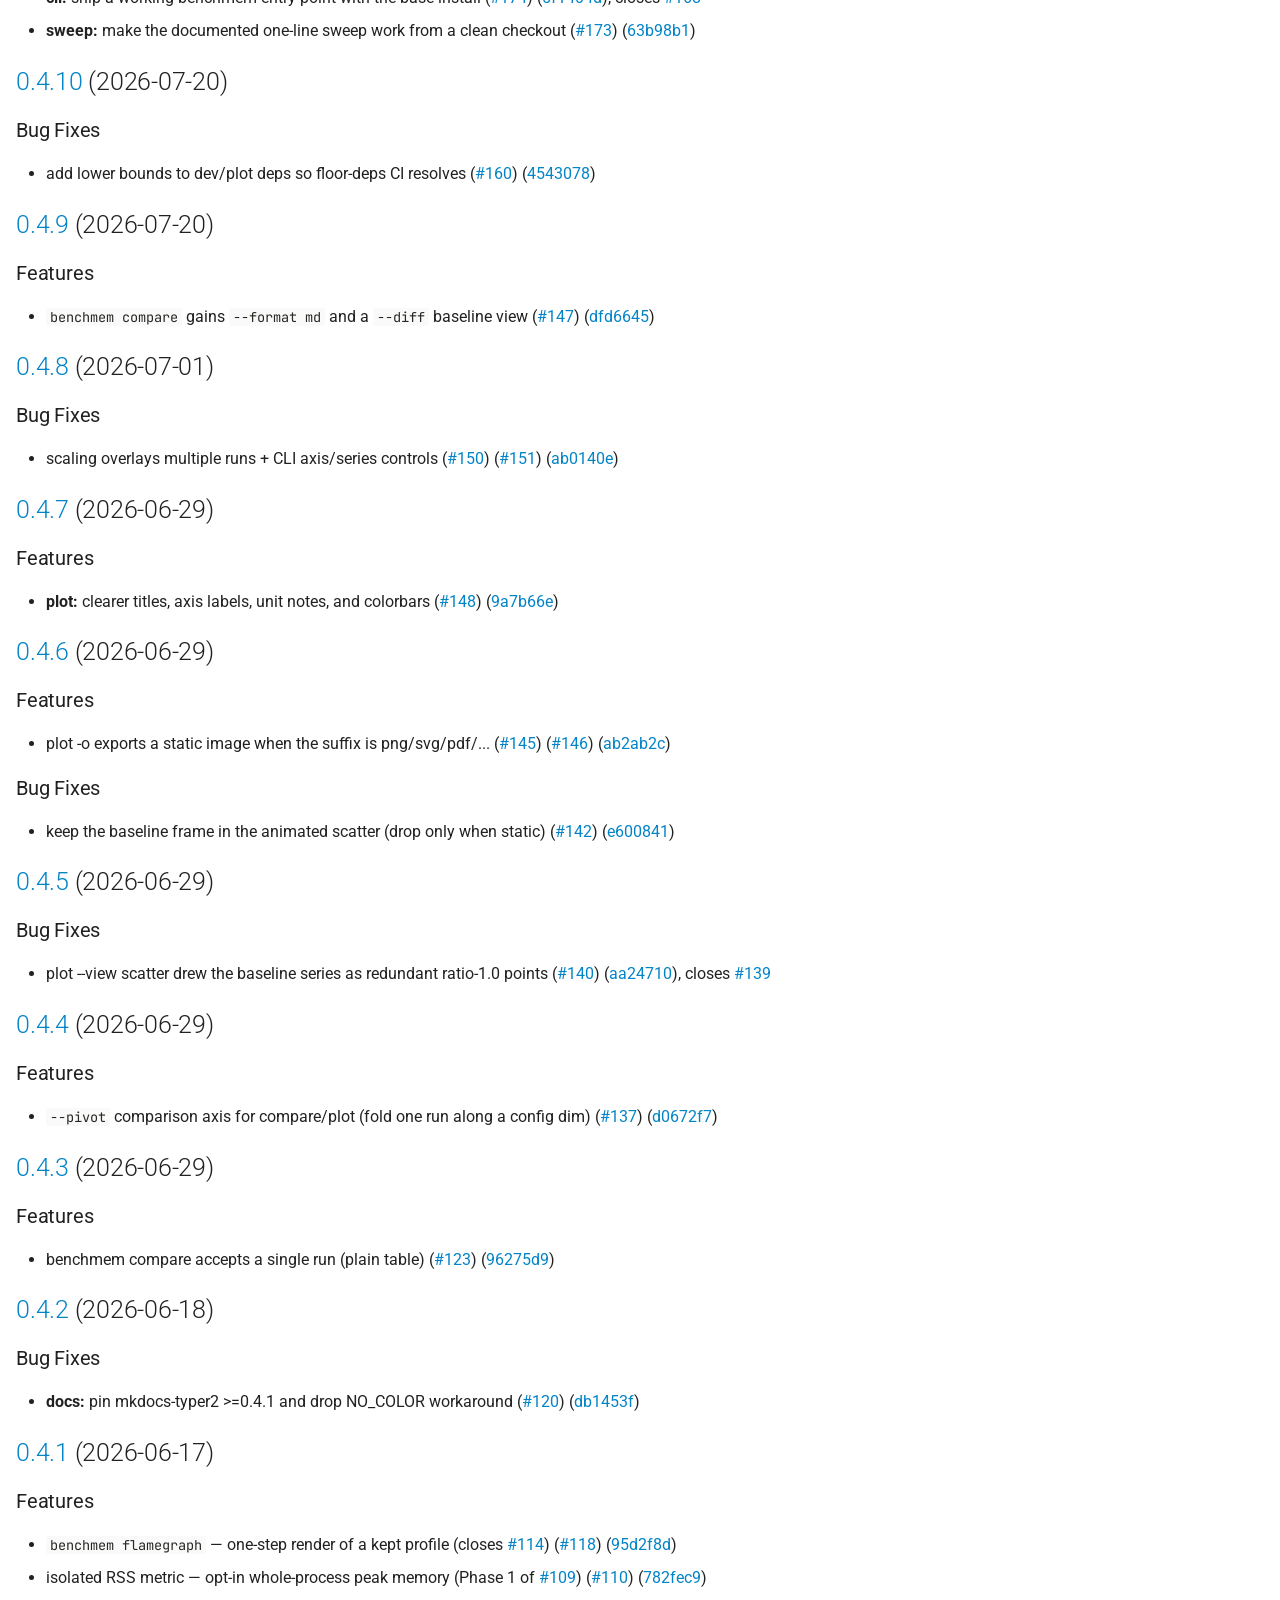
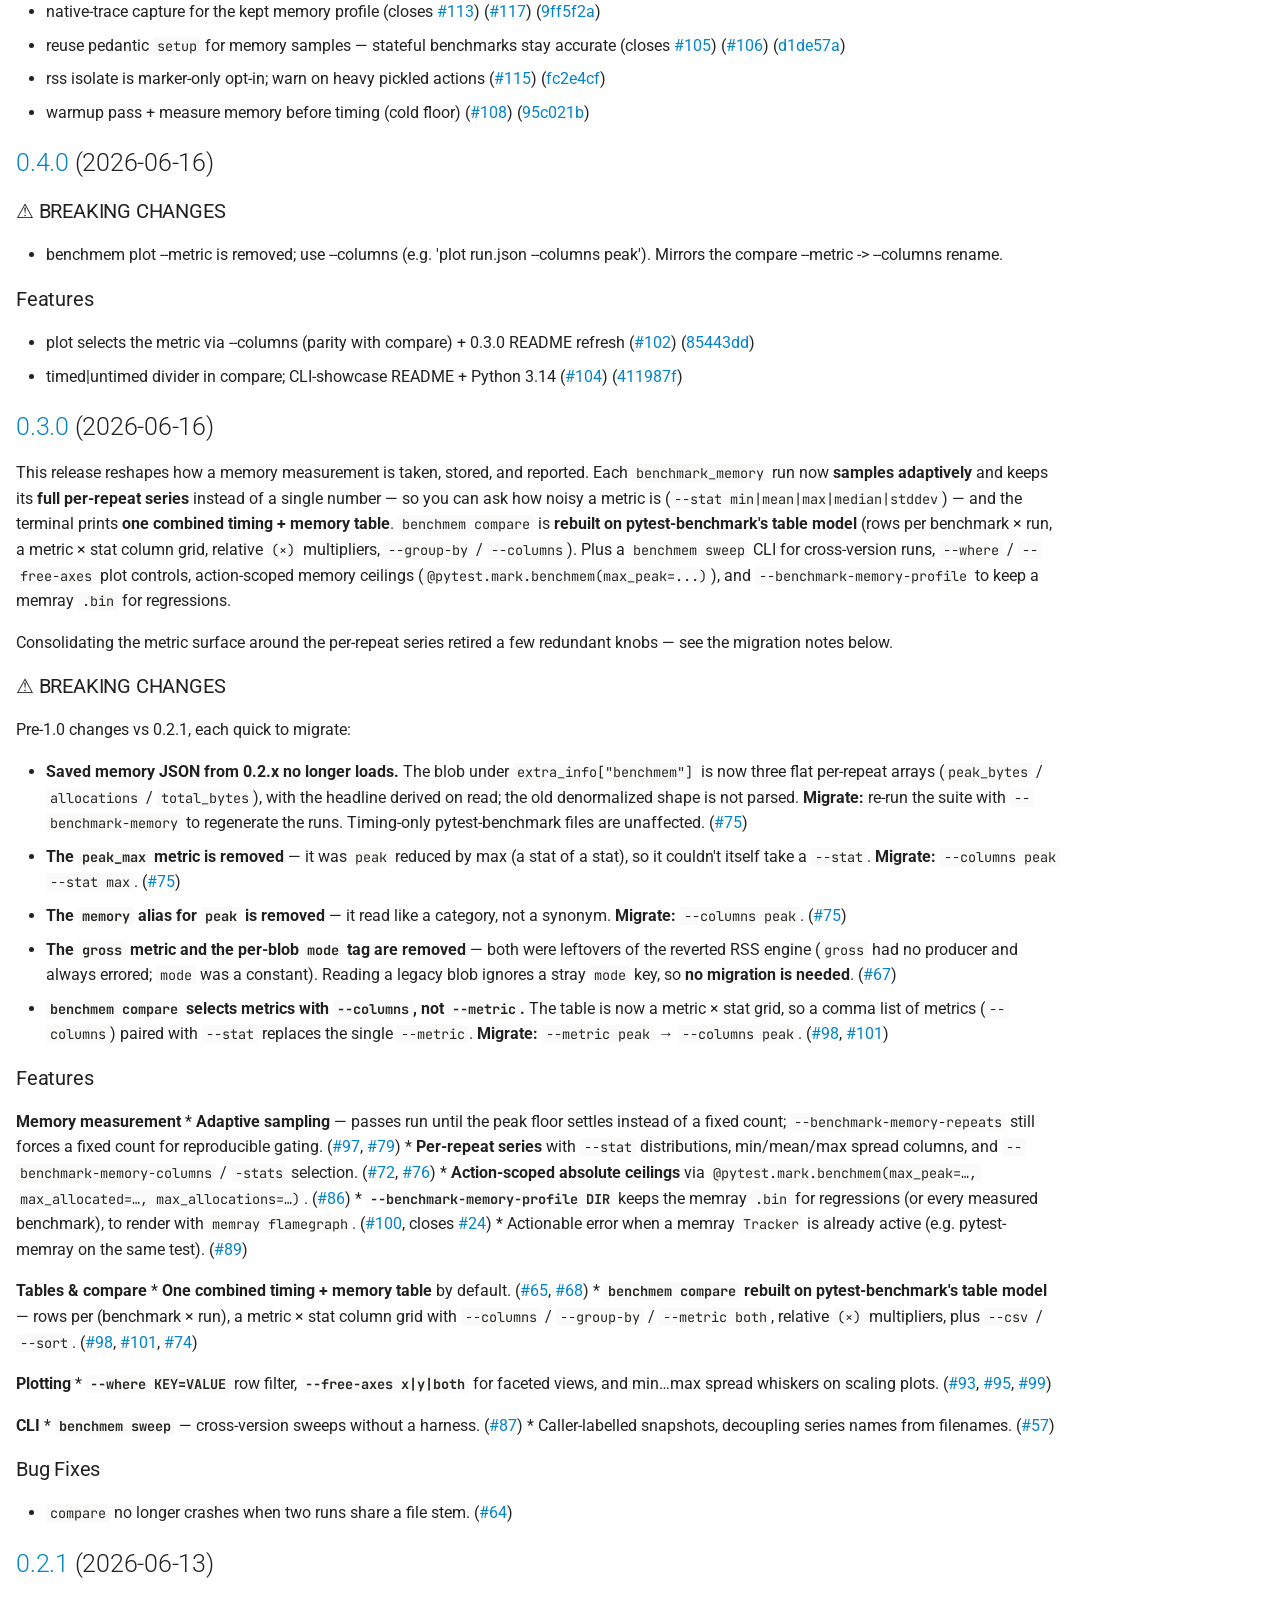
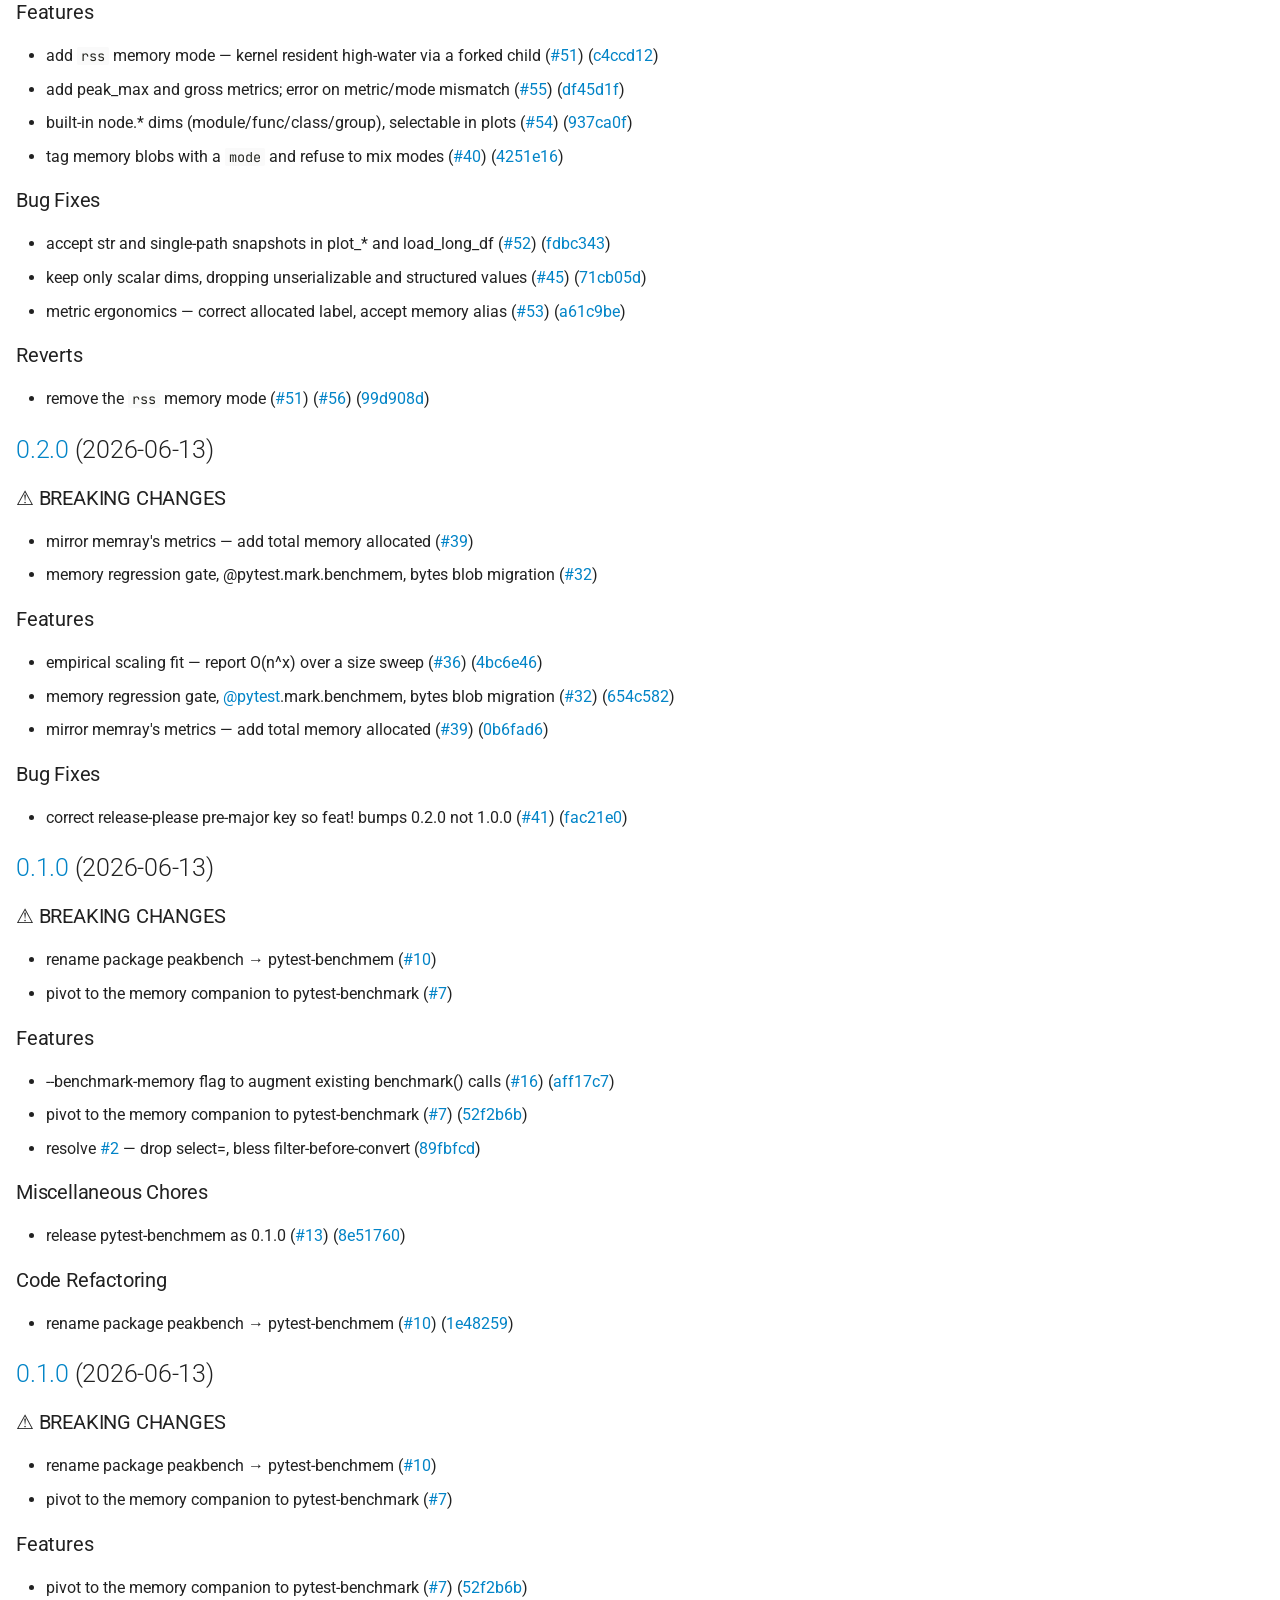
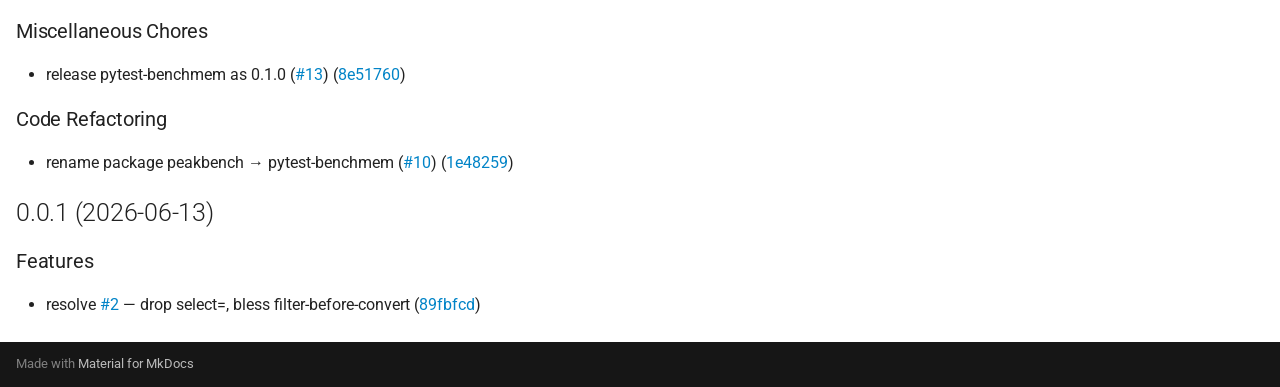
<file: changelog/index.html>
<!doctype html>
<html lang="en" class="no-js">
  <head>
    
      <meta charset="utf-8">
      <meta name="viewport" content="width=device-width,initial-scale=1">
      
        <meta name="description" content="The memory companion to pytest-benchmark — a memray peak-memory pass on the same test.">
      
      
      
        <link rel="canonical" href="https://pytest-benchmem.readthedocs.io/en/latest/changelog/">
      
      
        <link rel="prev" href="../reference/">
      
      
      
        
      
      
      <link rel="icon" href="../assets/images/favicon.png">
      <meta name="generator" content="mkdocs-1.6.1, mkdocs-material-9.7.7">
    
    
      
        <title>Release notes - pytest-benchmem</title>
      
    
    
      <link rel="stylesheet" href="../assets/stylesheets/main.ec1eaa64.min.css">
      
        
        <link rel="stylesheet" href="../assets/stylesheets/palette.ab4e12ef.min.css">
      
      


    
    
      
    
    
      
        
        
        <link rel="preconnect" href="https://fonts.gstatic.com" crossorigin>
        <link rel="stylesheet" href="https://fonts.googleapis.com/css?family=Roboto:300,300i,400,400i,700,700i%7CJetBrains+Mono:400,400i,700,700i&display=fallback">
        <style>:root{--md-text-font:"Roboto";--md-code-font:"JetBrains Mono"}</style>
      
    
    
      <link rel="stylesheet" href="../assets/_mkdocstrings.css">
    
      <link rel="stylesheet" href="../stylesheets/extra.css">
    
      <link rel="stylesheet" href="../termynal.css">
    
    <script>__md_scope=new URL("..",location),__md_hash=e=>[...e].reduce(((e,_)=>(e<<5)-e+_.charCodeAt(0)),0),__md_get=(e,_=localStorage,t=__md_scope)=>JSON.parse(_.getItem(t.pathname+"."+e)),__md_set=(e,_,t=localStorage,a=__md_scope)=>{try{t.setItem(a.pathname+"."+e,JSON.stringify(_))}catch(e){}}</script>
    
      

    
    
  </head>
  
  
    
    
      
    
    
    
    
    <body dir="ltr" data-md-color-scheme="default" data-md-color-primary="custom" data-md-color-accent="custom">
  
    
    <input class="md-toggle" data-md-toggle="drawer" type="checkbox" id="__drawer" autocomplete="off">
    <input class="md-toggle" data-md-toggle="search" type="checkbox" id="__search" autocomplete="off">
    <label class="md-overlay" for="__drawer"></label>
    <div data-md-component="skip">
      
        
        <a href="#changelog" class="md-skip">
          Skip to content
        </a>
      
    </div>
    <div data-md-component="announce">
      
    </div>
    
    
      

  

<header class="md-header md-header--shadow" data-md-component="header">
  <nav class="md-header__inner md-grid" aria-label="Header">
    <a href=".." title="pytest-benchmem" class="md-header__button md-logo" aria-label="pytest-benchmem" data-md-component="logo">
      
  
  <svg xmlns="http://www.w3.org/2000/svg" viewBox="0 0 24 24"><path d="M12 8a3 3 0 0 0 3-3 3 3 0 0 0-3-3 3 3 0 0 0-3 3 3 3 0 0 0 3 3m0 3.54C9.64 9.35 6.5 8 3 8v11c3.5 0 6.64 1.35 9 3.54 2.36-2.19 5.5-3.54 9-3.54V8c-3.5 0-6.64 1.35-9 3.54"/></svg>

    </a>
    <label class="md-header__button md-icon" for="__drawer">
      
      <svg xmlns="http://www.w3.org/2000/svg" viewBox="0 0 24 24"><path d="M3 6h18v2H3zm0 5h18v2H3zm0 5h18v2H3z"/></svg>
    </label>
    <div class="md-header__title" data-md-component="header-title">
      <div class="md-header__ellipsis">
        <div class="md-header__topic">
          <span class="md-ellipsis">
            pytest-benchmem
          </span>
        </div>
        <div class="md-header__topic" data-md-component="header-topic">
          <span class="md-ellipsis">
            
              Release notes
            
          </span>
        </div>
      </div>
    </div>
    
      
        <form class="md-header__option" data-md-component="palette">
  
    
    
    
    <input class="md-option" data-md-color-media="" data-md-color-scheme="default" data-md-color-primary="custom" data-md-color-accent="custom"  aria-label="Dark mode"  type="radio" name="__palette" id="__palette_0">
    
      <label class="md-header__button md-icon" title="Dark mode" for="__palette_1" hidden>
        <svg xmlns="http://www.w3.org/2000/svg" viewBox="0 0 24 24"><path d="m17.75 4.09-2.53 1.94.91 3.06-2.63-1.81-2.63 1.81.91-3.06-2.53-1.94L12.44 4l1.06-3 1.06 3zm3.5 6.91-1.64 1.25.59 1.98-1.7-1.17-1.7 1.17.59-1.98L15.75 11l2.06-.05L18.5 9l.69 1.95zm-2.28 4.95c.83-.08 1.72 1.1 1.19 1.85-.32.45-.66.87-1.08 1.27C15.17 23 8.84 23 4.94 19.07c-3.91-3.9-3.91-10.24 0-14.14.4-.4.82-.76 1.27-1.08.75-.53 1.93.36 1.85 1.19-.27 2.86.69 5.83 2.89 8.02a9.96 9.96 0 0 0 8.02 2.89m-1.64 2.02a12.08 12.08 0 0 1-7.8-3.47c-2.17-2.19-3.33-5-3.49-7.82-2.81 3.14-2.7 7.96.31 10.98 3.02 3.01 7.84 3.12 10.98.31"/></svg>
      </label>
    
  
    
    
    
    <input class="md-option" data-md-color-media="" data-md-color-scheme="slate" data-md-color-primary="custom" data-md-color-accent="custom"  aria-label="Light mode"  type="radio" name="__palette" id="__palette_1">
    
      <label class="md-header__button md-icon" title="Light mode" for="__palette_0" hidden>
        <svg xmlns="http://www.w3.org/2000/svg" viewBox="0 0 24 24"><path d="M12 7a5 5 0 0 1 5 5 5 5 0 0 1-5 5 5 5 0 0 1-5-5 5 5 0 0 1 5-5m0 2a3 3 0 0 0-3 3 3 3 0 0 0 3 3 3 3 0 0 0 3-3 3 3 0 0 0-3-3m0-7 2.39 3.42C13.65 5.15 12.84 5 12 5s-1.65.15-2.39.42zM3.34 7l4.16-.35A7.2 7.2 0 0 0 5.94 8.5c-.44.74-.69 1.5-.83 2.29zm.02 10 1.76-3.77a7.131 7.131 0 0 0 2.38 4.14zM20.65 7l-1.77 3.79a7.02 7.02 0 0 0-2.38-4.15zm-.01 10-4.14.36c.59-.51 1.12-1.14 1.54-1.86.42-.73.69-1.5.83-2.29zM12 22l-2.41-3.44c.74.27 1.55.44 2.41.44.82 0 1.63-.17 2.37-.44z"/></svg>
      </label>
    
  
</form>
      
    
    
      <script>var palette=__md_get("__palette");if(palette&&palette.color){if("(prefers-color-scheme)"===palette.color.media){var media=matchMedia("(prefers-color-scheme: light)"),input=document.querySelector(media.matches?"[data-md-color-media='(prefers-color-scheme: light)']":"[data-md-color-media='(prefers-color-scheme: dark)']");palette.color.media=input.getAttribute("data-md-color-media"),palette.color.scheme=input.getAttribute("data-md-color-scheme"),palette.color.primary=input.getAttribute("data-md-color-primary"),palette.color.accent=input.getAttribute("data-md-color-accent")}for(var[key,value]of Object.entries(palette.color))document.body.setAttribute("data-md-color-"+key,value)}</script>
    
    
    
      
      
        <label class="md-header__button md-icon" for="__search">
          
          <svg xmlns="http://www.w3.org/2000/svg" viewBox="0 0 24 24"><path d="M9.5 3A6.5 6.5 0 0 1 16 9.5c0 1.61-.59 3.09-1.56 4.23l.27.27h.79l5 5-1.5 1.5-5-5v-.79l-.27-.27A6.52 6.52 0 0 1 9.5 16 6.5 6.5 0 0 1 3 9.5 6.5 6.5 0 0 1 9.5 3m0 2C7 5 5 7 5 9.5S7 14 9.5 14 14 12 14 9.5 12 5 9.5 5"/></svg>
        </label>
        <div class="md-search" data-md-component="search" role="dialog">
  <label class="md-search__overlay" for="__search"></label>
  <div class="md-search__inner" role="search">
    <form class="md-search__form" name="search">
      <input type="text" class="md-search__input" name="query" aria-label="Search" placeholder="Search" autocapitalize="off" autocorrect="off" autocomplete="off" spellcheck="false" data-md-component="search-query" required>
      <label class="md-search__icon md-icon" for="__search">
        
        <svg xmlns="http://www.w3.org/2000/svg" viewBox="0 0 24 24"><path d="M9.5 3A6.5 6.5 0 0 1 16 9.5c0 1.61-.59 3.09-1.56 4.23l.27.27h.79l5 5-1.5 1.5-5-5v-.79l-.27-.27A6.52 6.52 0 0 1 9.5 16 6.5 6.5 0 0 1 3 9.5 6.5 6.5 0 0 1 9.5 3m0 2C7 5 5 7 5 9.5S7 14 9.5 14 14 12 14 9.5 12 5 9.5 5"/></svg>
        
        <svg xmlns="http://www.w3.org/2000/svg" viewBox="0 0 24 24"><path d="M20 11v2H8l5.5 5.5-1.42 1.42L4.16 12l7.92-7.92L13.5 5.5 8 11z"/></svg>
      </label>
      <nav class="md-search__options" aria-label="Search">
        
        <button type="reset" class="md-search__icon md-icon" title="Clear" aria-label="Clear" tabindex="-1">
          
          <svg xmlns="http://www.w3.org/2000/svg" viewBox="0 0 24 24"><path d="M19 6.41 17.59 5 12 10.59 6.41 5 5 6.41 10.59 12 5 17.59 6.41 19 12 13.41 17.59 19 19 17.59 13.41 12z"/></svg>
        </button>
      </nav>
      
        <div class="md-search__suggest" data-md-component="search-suggest"></div>
      
    </form>
    <div class="md-search__output">
      <div class="md-search__scrollwrap" tabindex="0" data-md-scrollfix>
        <div class="md-search-result" data-md-component="search-result">
          <div class="md-search-result__meta">
            Initializing search
          </div>
          <ol class="md-search-result__list" role="presentation"></ol>
        </div>
      </div>
    </div>
  </div>
</div>
      
    
    
      <div class="md-header__source">
        <a href="https://github.com/fluxopt/pytest-benchmem" title="Go to repository" class="md-source" data-md-component="source">
  <div class="md-source__icon md-icon">
    
    <svg xmlns="http://www.w3.org/2000/svg" viewBox="0 0 448 512"><!--! Font Awesome Free 7.1.0 by @fontawesome - https://fontawesome.com License - https://fontawesome.com/license/free (Icons: CC BY 4.0, Fonts: SIL OFL 1.1, Code: MIT License) Copyright 2025 Fonticons, Inc.--><path d="M439.6 236.1 244 40.5c-5.4-5.5-12.8-8.5-20.4-8.5s-15 3-20.4 8.4L162.5 81l51.5 51.5c27.1-9.1 52.7 16.8 43.4 43.7l49.7 49.7c34.2-11.8 61.2 31 35.5 56.7-26.5 26.5-70.2-2.9-56-37.3L240.3 199v121.9c25.3 12.5 22.3 41.8 9.1 55-6.4 6.4-15.2 10.1-24.3 10.1s-17.8-3.6-24.3-10.1c-17.6-17.6-11.1-46.9 11.2-56v-123c-20.8-8.5-24.6-30.7-18.6-45L142.6 101 8.5 235.1C3 240.6 0 247.9 0 255.5s3 15 8.5 20.4l195.6 195.7c5.4 5.4 12.7 8.4 20.4 8.4s15-3 20.4-8.4l194.7-194.7c5.4-5.4 8.4-12.8 8.4-20.4s-3-15-8.4-20.4"/></svg>
  </div>
  <div class="md-source__repository">
    GitHub
  </div>
</a>
      </div>
    
  </nav>
  
</header>
    
    <div class="md-container" data-md-component="container">
      
      
        
          
        
      
      <main class="md-main" data-md-component="main">
        <div class="md-main__inner md-grid">
          
            
              
                
              
              <div class="md-sidebar md-sidebar--primary" data-md-component="sidebar" data-md-type="navigation" hidden>
                <div class="md-sidebar__scrollwrap">
                  <div class="md-sidebar__inner">
                    



<nav class="md-nav md-nav--primary" aria-label="Navigation" data-md-level="0">
  <label class="md-nav__title" for="__drawer">
    <a href=".." title="pytest-benchmem" class="md-nav__button md-logo" aria-label="pytest-benchmem" data-md-component="logo">
      
  
  <svg xmlns="http://www.w3.org/2000/svg" viewBox="0 0 24 24"><path d="M12 8a3 3 0 0 0 3-3 3 3 0 0 0-3-3 3 3 0 0 0-3 3 3 3 0 0 0 3 3m0 3.54C9.64 9.35 6.5 8 3 8v11c3.5 0 6.64 1.35 9 3.54 2.36-2.19 5.5-3.54 9-3.54V8c-3.5 0-6.64 1.35-9 3.54"/></svg>

    </a>
    pytest-benchmem
  </label>
  
    <div class="md-nav__source">
      <a href="https://github.com/fluxopt/pytest-benchmem" title="Go to repository" class="md-source" data-md-component="source">
  <div class="md-source__icon md-icon">
    
    <svg xmlns="http://www.w3.org/2000/svg" viewBox="0 0 448 512"><!--! Font Awesome Free 7.1.0 by @fontawesome - https://fontawesome.com License - https://fontawesome.com/license/free (Icons: CC BY 4.0, Fonts: SIL OFL 1.1, Code: MIT License) Copyright 2025 Fonticons, Inc.--><path d="M439.6 236.1 244 40.5c-5.4-5.5-12.8-8.5-20.4-8.5s-15 3-20.4 8.4L162.5 81l51.5 51.5c27.1-9.1 52.7 16.8 43.4 43.7l49.7 49.7c34.2-11.8 61.2 31 35.5 56.7-26.5 26.5-70.2-2.9-56-37.3L240.3 199v121.9c25.3 12.5 22.3 41.8 9.1 55-6.4 6.4-15.2 10.1-24.3 10.1s-17.8-3.6-24.3-10.1c-17.6-17.6-11.1-46.9 11.2-56v-123c-20.8-8.5-24.6-30.7-18.6-45L142.6 101 8.5 235.1C3 240.6 0 247.9 0 255.5s3 15 8.5 20.4l195.6 195.7c5.4 5.4 12.7 8.4 20.4 8.4s15-3 20.4-8.4l194.7-194.7c5.4-5.4 8.4-12.8 8.4-20.4s-3-15-8.4-20.4"/></svg>
  </div>
  <div class="md-source__repository">
    GitHub
  </div>
</a>
    </div>
  
  <ul class="md-nav__list" data-md-scrollfix>
    
      
      
  
  
  
  
    <li class="md-nav__item">
      <a href=".." class="md-nav__link">
        
  
  
  <span class="md-ellipsis">
    
  
    Home
  

    
  </span>
  
  

      </a>
    </li>
  

    
      
      
  
  
  
  
    <li class="md-nav__item">
      <a href="../getting-started/" class="md-nav__link">
        
  
  
  <span class="md-ellipsis">
    
  
    Quickstart
  

    
  </span>
  
  

      </a>
    </li>
  

    
      
      
  
  
  
  
    
    
    
    
    
    <li class="md-nav__item md-nav__item--nested">
      
        
        
        <input class="md-nav__toggle md-toggle " type="checkbox" id="__nav_3" >
        
          
          <label class="md-nav__link" for="__nav_3" id="__nav_3_label" tabindex="0">
            
  
  
  <span class="md-ellipsis">
    
  
    Find & fix
  

    
  </span>
  
  

            <span class="md-nav__icon md-icon"></span>
          </label>
        
        <nav class="md-nav" data-md-level="1" aria-labelledby="__nav_3_label" aria-expanded="false">
          <label class="md-nav__title" for="__nav_3">
            <span class="md-nav__icon md-icon"></span>
            
  
    Find & fix
  

          </label>
          <ul class="md-nav__list" data-md-scrollfix>
            
              
                
  
  
  
  
    <li class="md-nav__item">
      <a href="../profiling/" class="md-nav__link">
        
  
  
  <span class="md-ellipsis">
    
  
    Find where memory goes
  

    
  </span>
  
  

      </a>
    </li>
  

              
            
              
                
  
  
  
  
    <li class="md-nav__item">
      <a href="../compare-runs/" class="md-nav__link">
        
  
  
  <span class="md-ellipsis">
    
  
    Compare two runs
  

    
  </span>
  
  

      </a>
    </li>
  

              
            
          </ul>
        </nav>
      
    </li>
  

    
      
      
  
  
  
  
    
    
    
    
    
    <li class="md-nav__item md-nav__item--nested">
      
        
        
        <input class="md-nav__toggle md-toggle " type="checkbox" id="__nav_4" >
        
          
          <label class="md-nav__link" for="__nav_4" id="__nav_4_label" tabindex="0">
            
  
  
  <span class="md-ellipsis">
    
  
    Concepts
  

    
  </span>
  
  

            <span class="md-nav__icon md-icon"></span>
          </label>
        
        <nav class="md-nav" data-md-level="1" aria-labelledby="__nav_4_label" aria-expanded="false">
          <label class="md-nav__title" for="__nav_4">
            <span class="md-nav__icon md-icon"></span>
            
  
    Concepts
  

          </label>
          <ul class="md-nav__list" data-md-scrollfix>
            
              
                
  
  
  
  
    <li class="md-nav__item">
      <a href="../metrics/" class="md-nav__link">
        
  
  
  <span class="md-ellipsis">
    
  
    Choosing a metric
  

    
  </span>
  
  

      </a>
    </li>
  

              
            
              
                
  
  
  
  
    <li class="md-nav__item">
      <a href="../dims/" class="md-nav__link">
        
  
  
  <span class="md-ellipsis">
    
  
    Grouping by dims
  

    
  </span>
  
  

      </a>
    </li>
  

              
            
          </ul>
        </nav>
      
    </li>
  

    
      
      
  
  
  
  
    
    
    
    
    
    <li class="md-nav__item md-nav__item--nested">
      
        
        
        <input class="md-nav__toggle md-toggle " type="checkbox" id="__nav_5" >
        
          
          <label class="md-nav__link" for="__nav_5" id="__nav_5_label" tabindex="0">
            
  
  
  <span class="md-ellipsis">
    
  
    More (newer)
  

    
  </span>
  
  

            <span class="md-nav__icon md-icon"></span>
          </label>
        
        <nav class="md-nav" data-md-level="1" aria-labelledby="__nav_5_label" aria-expanded="false">
          <label class="md-nav__title" for="__nav_5">
            <span class="md-nav__icon md-icon"></span>
            
  
    More (newer)
  

          </label>
          <ul class="md-nav__list" data-md-scrollfix>
            
              
                
  
  
  
  
    <li class="md-nav__item">
      <a href="../catch-regressions/" class="md-nav__link">
        
  
  
  <span class="md-ellipsis">
    
  
    Catch regressions in CI
  

    
  </span>
  
  

      </a>
    </li>
  

              
            
              
                
  
  
  
  
    <li class="md-nav__item">
      <a href="../visualize/" class="md-nav__link">
        
  
  
  <span class="md-ellipsis">
    
  
    Visualize memory
  

    
  </span>
  
  

      </a>
    </li>
  

              
            
              
                
  
  
  
  
    <li class="md-nav__item">
      <a href="../sweeps/" class="md-nav__link">
        
  
  
  <span class="md-ellipsis">
    
  
    Compare across versions
  

    
  </span>
  
  

      </a>
    </li>
  

              
            
          </ul>
        </nav>
      
    </li>
  

    
      
      
  
  
  
  
    
    
    
    
    
    <li class="md-nav__item md-nav__item--nested">
      
        
        
        <input class="md-nav__toggle md-toggle " type="checkbox" id="__nav_6" >
        
          
          <label class="md-nav__link" for="__nav_6" id="__nav_6_label" tabindex="0">
            
  
  
  <span class="md-ellipsis">
    
  
    Gallery
  

    
  </span>
  
  

            <span class="md-nav__icon md-icon"></span>
          </label>
        
        <nav class="md-nav" data-md-level="1" aria-labelledby="__nav_6_label" aria-expanded="false">
          <label class="md-nav__title" for="__nav_6">
            <span class="md-nav__icon md-icon"></span>
            
  
    Gallery
  

          </label>
          <ul class="md-nav__list" data-md-scrollfix>
            
              
                
  
  
  
  
    <li class="md-nav__item">
      <a href="../gallery/linopy-memory.ipynb" class="md-nav__link">
        
  
  
  <span class="md-ellipsis">
    
  
    linopy: reuse your CodSpeed benchmarks locally
  

    
  </span>
  
  

      </a>
    </li>
  

              
            
          </ul>
        </nav>
      
    </li>
  

    
      
      
  
  
  
  
    <li class="md-nav__item">
      <a href="../reference/" class="md-nav__link">
        
  
  
  <span class="md-ellipsis">
    
  
    Reference
  

    
  </span>
  
  

      </a>
    </li>
  

    
      
      
  
  
    
  
  
  
    <li class="md-nav__item md-nav__item--active">
      
      <input class="md-nav__toggle md-toggle" type="checkbox" id="__toc">
      
      
        
      
      
        <label class="md-nav__link md-nav__link--active" for="__toc">
          
  
  
  <span class="md-ellipsis">
    
  
    Release notes
  

    
  </span>
  
  

          <span class="md-nav__icon md-icon"></span>
        </label>
      
      <a href="./" class="md-nav__link md-nav__link--active">
        
  
  
  <span class="md-ellipsis">
    
  
    Release notes
  

    
  </span>
  
  

      </a>
      
        

<nav class="md-nav md-nav--secondary" aria-label="Table of contents">
  
  
  
    
  
  
    <label class="md-nav__title" for="__toc">
      <span class="md-nav__icon md-icon"></span>
      Table of contents
    </label>
    <ul class="md-nav__list" data-md-component="toc" data-md-scrollfix>
      
        <li class="md-nav__item">
  <a href="#055-2026-08-26" class="md-nav__link">
    <span class="md-ellipsis">
      
        0.5.5 (2026-08-26)
      
    </span>
  </a>
  
    <nav class="md-nav" aria-label="0.5.5 (2026-08-26)">
      <ul class="md-nav__list">
        
          <li class="md-nav__item">
  <a href="#bug-fixes" class="md-nav__link">
    <span class="md-ellipsis">
      
        Bug Fixes
      
    </span>
  </a>
  
</li>
        
      </ul>
    </nav>
  
</li>
      
        <li class="md-nav__item">
  <a href="#054-2026-08-15" class="md-nav__link">
    <span class="md-ellipsis">
      
        0.5.4 (2026-08-15)
      
    </span>
  </a>
  
    <nav class="md-nav" aria-label="0.5.4 (2026-08-15)">
      <ul class="md-nav__list">
        
          <li class="md-nav__item">
  <a href="#features" class="md-nav__link">
    <span class="md-ellipsis">
      
        Features
      
    </span>
  </a>
  
</li>
        
      </ul>
    </nav>
  
</li>
      
        <li class="md-nav__item">
  <a href="#053-2026-08-15" class="md-nav__link">
    <span class="md-ellipsis">
      
        0.5.3 (2026-08-15)
      
    </span>
  </a>
  
    <nav class="md-nav" aria-label="0.5.3 (2026-08-15)">
      <ul class="md-nav__list">
        
          <li class="md-nav__item">
  <a href="#bug-fixes_1" class="md-nav__link">
    <span class="md-ellipsis">
      
        Bug Fixes
      
    </span>
  </a>
  
</li>
        
      </ul>
    </nav>
  
</li>
      
        <li class="md-nav__item">
  <a href="#052-2026-08-11" class="md-nav__link">
    <span class="md-ellipsis">
      
        0.5.2 (2026-08-11)
      
    </span>
  </a>
  
    <nav class="md-nav" aria-label="0.5.2 (2026-08-11)">
      <ul class="md-nav__list">
        
          <li class="md-nav__item">
  <a href="#bug-fixes_2" class="md-nav__link">
    <span class="md-ellipsis">
      
        Bug Fixes
      
    </span>
  </a>
  
</li>
        
      </ul>
    </nav>
  
</li>
      
        <li class="md-nav__item">
  <a href="#051-2026-08-11" class="md-nav__link">
    <span class="md-ellipsis">
      
        0.5.1 (2026-08-11)
      
    </span>
  </a>
  
    <nav class="md-nav" aria-label="0.5.1 (2026-08-11)">
      <ul class="md-nav__list">
        
          <li class="md-nav__item">
  <a href="#features_1" class="md-nav__link">
    <span class="md-ellipsis">
      
        Features
      
    </span>
  </a>
  
</li>
        
          <li class="md-nav__item">
  <a href="#bug-fixes_3" class="md-nav__link">
    <span class="md-ellipsis">
      
        Bug Fixes
      
    </span>
  </a>
  
</li>
        
      </ul>
    </nav>
  
</li>
      
        <li class="md-nav__item">
  <a href="#050-2026-07-31" class="md-nav__link">
    <span class="md-ellipsis">
      
        0.5.0 (2026-07-31)
      
    </span>
  </a>
  
    <nav class="md-nav" aria-label="0.5.0 (2026-07-31)">
      <ul class="md-nav__list">
        
          <li class="md-nav__item">
  <a href="#features_2" class="md-nav__link">
    <span class="md-ellipsis">
      
        Features
      
    </span>
  </a>
  
</li>
        
          <li class="md-nav__item">
  <a href="#bug-fixes_4" class="md-nav__link">
    <span class="md-ellipsis">
      
        Bug Fixes
      
    </span>
  </a>
  
</li>
        
          <li class="md-nav__item">
  <a href="#miscellaneous-chores" class="md-nav__link">
    <span class="md-ellipsis">
      
        Miscellaneous Chores
      
    </span>
  </a>
  
</li>
        
      </ul>
    </nav>
  
</li>
      
        <li class="md-nav__item">
  <a href="#0412-2026-07-24" class="md-nav__link">
    <span class="md-ellipsis">
      
        0.4.12 (2026-07-24)
      
    </span>
  </a>
  
    <nav class="md-nav" aria-label="0.4.12 (2026-07-24)">
      <ul class="md-nav__list">
        
          <li class="md-nav__item">
  <a href="#features_3" class="md-nav__link">
    <span class="md-ellipsis">
      
        Features
      
    </span>
  </a>
  
</li>
        
      </ul>
    </nav>
  
</li>
      
        <li class="md-nav__item">
  <a href="#0411-2026-07-23" class="md-nav__link">
    <span class="md-ellipsis">
      
        0.4.11 (2026-07-23)
      
    </span>
  </a>
  
    <nav class="md-nav" aria-label="0.4.11 (2026-07-23)">
      <ul class="md-nav__list">
        
          <li class="md-nav__item">
  <a href="#bug-fixes_5" class="md-nav__link">
    <span class="md-ellipsis">
      
        Bug Fixes
      
    </span>
  </a>
  
</li>
        
      </ul>
    </nav>
  
</li>
      
        <li class="md-nav__item">
  <a href="#0410-2026-07-20" class="md-nav__link">
    <span class="md-ellipsis">
      
        0.4.10 (2026-07-20)
      
    </span>
  </a>
  
    <nav class="md-nav" aria-label="0.4.10 (2026-07-20)">
      <ul class="md-nav__list">
        
          <li class="md-nav__item">
  <a href="#bug-fixes_6" class="md-nav__link">
    <span class="md-ellipsis">
      
        Bug Fixes
      
    </span>
  </a>
  
</li>
        
      </ul>
    </nav>
  
</li>
      
        <li class="md-nav__item">
  <a href="#049-2026-07-20" class="md-nav__link">
    <span class="md-ellipsis">
      
        0.4.9 (2026-07-20)
      
    </span>
  </a>
  
    <nav class="md-nav" aria-label="0.4.9 (2026-07-20)">
      <ul class="md-nav__list">
        
          <li class="md-nav__item">
  <a href="#features_4" class="md-nav__link">
    <span class="md-ellipsis">
      
        Features
      
    </span>
  </a>
  
</li>
        
      </ul>
    </nav>
  
</li>
      
        <li class="md-nav__item">
  <a href="#048-2026-07-01" class="md-nav__link">
    <span class="md-ellipsis">
      
        0.4.8 (2026-07-01)
      
    </span>
  </a>
  
    <nav class="md-nav" aria-label="0.4.8 (2026-07-01)">
      <ul class="md-nav__list">
        
          <li class="md-nav__item">
  <a href="#bug-fixes_7" class="md-nav__link">
    <span class="md-ellipsis">
      
        Bug Fixes
      
    </span>
  </a>
  
</li>
        
      </ul>
    </nav>
  
</li>
      
        <li class="md-nav__item">
  <a href="#047-2026-06-29" class="md-nav__link">
    <span class="md-ellipsis">
      
        0.4.7 (2026-06-29)
      
    </span>
  </a>
  
    <nav class="md-nav" aria-label="0.4.7 (2026-06-29)">
      <ul class="md-nav__list">
        
          <li class="md-nav__item">
  <a href="#features_5" class="md-nav__link">
    <span class="md-ellipsis">
      
        Features
      
    </span>
  </a>
  
</li>
        
      </ul>
    </nav>
  
</li>
      
        <li class="md-nav__item">
  <a href="#046-2026-06-29" class="md-nav__link">
    <span class="md-ellipsis">
      
        0.4.6 (2026-06-29)
      
    </span>
  </a>
  
    <nav class="md-nav" aria-label="0.4.6 (2026-06-29)">
      <ul class="md-nav__list">
        
          <li class="md-nav__item">
  <a href="#features_6" class="md-nav__link">
    <span class="md-ellipsis">
      
        Features
      
    </span>
  </a>
  
</li>
        
          <li class="md-nav__item">
  <a href="#bug-fixes_8" class="md-nav__link">
    <span class="md-ellipsis">
      
        Bug Fixes
      
    </span>
  </a>
  
</li>
        
      </ul>
    </nav>
  
</li>
      
        <li class="md-nav__item">
  <a href="#045-2026-06-29" class="md-nav__link">
    <span class="md-ellipsis">
      
        0.4.5 (2026-06-29)
      
    </span>
  </a>
  
    <nav class="md-nav" aria-label="0.4.5 (2026-06-29)">
      <ul class="md-nav__list">
        
          <li class="md-nav__item">
  <a href="#bug-fixes_9" class="md-nav__link">
    <span class="md-ellipsis">
      
        Bug Fixes
      
    </span>
  </a>
  
</li>
        
      </ul>
    </nav>
  
</li>
      
        <li class="md-nav__item">
  <a href="#044-2026-06-29" class="md-nav__link">
    <span class="md-ellipsis">
      
        0.4.4 (2026-06-29)
      
    </span>
  </a>
  
    <nav class="md-nav" aria-label="0.4.4 (2026-06-29)">
      <ul class="md-nav__list">
        
          <li class="md-nav__item">
  <a href="#features_7" class="md-nav__link">
    <span class="md-ellipsis">
      
        Features
      
    </span>
  </a>
  
</li>
        
      </ul>
    </nav>
  
</li>
      
        <li class="md-nav__item">
  <a href="#043-2026-06-29" class="md-nav__link">
    <span class="md-ellipsis">
      
        0.4.3 (2026-06-29)
      
    </span>
  </a>
  
    <nav class="md-nav" aria-label="0.4.3 (2026-06-29)">
      <ul class="md-nav__list">
        
          <li class="md-nav__item">
  <a href="#features_8" class="md-nav__link">
    <span class="md-ellipsis">
      
        Features
      
    </span>
  </a>
  
</li>
        
      </ul>
    </nav>
  
</li>
      
        <li class="md-nav__item">
  <a href="#042-2026-06-18" class="md-nav__link">
    <span class="md-ellipsis">
      
        0.4.2 (2026-06-18)
      
    </span>
  </a>
  
    <nav class="md-nav" aria-label="0.4.2 (2026-06-18)">
      <ul class="md-nav__list">
        
          <li class="md-nav__item">
  <a href="#bug-fixes_10" class="md-nav__link">
    <span class="md-ellipsis">
      
        Bug Fixes
      
    </span>
  </a>
  
</li>
        
      </ul>
    </nav>
  
</li>
      
        <li class="md-nav__item">
  <a href="#041-2026-06-17" class="md-nav__link">
    <span class="md-ellipsis">
      
        0.4.1 (2026-06-17)
      
    </span>
  </a>
  
    <nav class="md-nav" aria-label="0.4.1 (2026-06-17)">
      <ul class="md-nav__list">
        
          <li class="md-nav__item">
  <a href="#features_9" class="md-nav__link">
    <span class="md-ellipsis">
      
        Features
      
    </span>
  </a>
  
</li>
        
      </ul>
    </nav>
  
</li>
      
        <li class="md-nav__item">
  <a href="#040-2026-06-16" class="md-nav__link">
    <span class="md-ellipsis">
      
        0.4.0 (2026-06-16)
      
    </span>
  </a>
  
    <nav class="md-nav" aria-label="0.4.0 (2026-06-16)">
      <ul class="md-nav__list">
        
          <li class="md-nav__item">
  <a href="#breaking-changes" class="md-nav__link">
    <span class="md-ellipsis">
      
        ⚠ BREAKING CHANGES
      
    </span>
  </a>
  
</li>
        
          <li class="md-nav__item">
  <a href="#features_10" class="md-nav__link">
    <span class="md-ellipsis">
      
        Features
      
    </span>
  </a>
  
</li>
        
      </ul>
    </nav>
  
</li>
      
        <li class="md-nav__item">
  <a href="#030-2026-06-16" class="md-nav__link">
    <span class="md-ellipsis">
      
        0.3.0 (2026-06-16)
      
    </span>
  </a>
  
    <nav class="md-nav" aria-label="0.3.0 (2026-06-16)">
      <ul class="md-nav__list">
        
          <li class="md-nav__item">
  <a href="#breaking-changes_1" class="md-nav__link">
    <span class="md-ellipsis">
      
        ⚠ BREAKING CHANGES
      
    </span>
  </a>
  
</li>
        
          <li class="md-nav__item">
  <a href="#features_11" class="md-nav__link">
    <span class="md-ellipsis">
      
        Features
      
    </span>
  </a>
  
</li>
        
          <li class="md-nav__item">
  <a href="#bug-fixes_11" class="md-nav__link">
    <span class="md-ellipsis">
      
        Bug Fixes
      
    </span>
  </a>
  
</li>
        
      </ul>
    </nav>
  
</li>
      
        <li class="md-nav__item">
  <a href="#021-2026-06-13" class="md-nav__link">
    <span class="md-ellipsis">
      
        0.2.1 (2026-06-13)
      
    </span>
  </a>
  
    <nav class="md-nav" aria-label="0.2.1 (2026-06-13)">
      <ul class="md-nav__list">
        
          <li class="md-nav__item">
  <a href="#features_12" class="md-nav__link">
    <span class="md-ellipsis">
      
        Features
      
    </span>
  </a>
  
</li>
        
          <li class="md-nav__item">
  <a href="#bug-fixes_12" class="md-nav__link">
    <span class="md-ellipsis">
      
        Bug Fixes
      
    </span>
  </a>
  
</li>
        
          <li class="md-nav__item">
  <a href="#reverts" class="md-nav__link">
    <span class="md-ellipsis">
      
        Reverts
      
    </span>
  </a>
  
</li>
        
      </ul>
    </nav>
  
</li>
      
        <li class="md-nav__item">
  <a href="#020-2026-06-13" class="md-nav__link">
    <span class="md-ellipsis">
      
        0.2.0 (2026-06-13)
      
    </span>
  </a>
  
    <nav class="md-nav" aria-label="0.2.0 (2026-06-13)">
      <ul class="md-nav__list">
        
          <li class="md-nav__item">
  <a href="#breaking-changes_2" class="md-nav__link">
    <span class="md-ellipsis">
      
        ⚠ BREAKING CHANGES
      
    </span>
  </a>
  
</li>
        
          <li class="md-nav__item">
  <a href="#features_13" class="md-nav__link">
    <span class="md-ellipsis">
      
        Features
      
    </span>
  </a>
  
</li>
        
          <li class="md-nav__item">
  <a href="#bug-fixes_13" class="md-nav__link">
    <span class="md-ellipsis">
      
        Bug Fixes
      
    </span>
  </a>
  
</li>
        
      </ul>
    </nav>
  
</li>
      
        <li class="md-nav__item">
  <a href="#010-2026-06-13" class="md-nav__link">
    <span class="md-ellipsis">
      
        0.1.0 (2026-06-13)
      
    </span>
  </a>
  
    <nav class="md-nav" aria-label="0.1.0 (2026-06-13)">
      <ul class="md-nav__list">
        
          <li class="md-nav__item">
  <a href="#breaking-changes_3" class="md-nav__link">
    <span class="md-ellipsis">
      
        ⚠ BREAKING CHANGES
      
    </span>
  </a>
  
</li>
        
          <li class="md-nav__item">
  <a href="#features_14" class="md-nav__link">
    <span class="md-ellipsis">
      
        Features
      
    </span>
  </a>
  
</li>
        
          <li class="md-nav__item">
  <a href="#miscellaneous-chores_1" class="md-nav__link">
    <span class="md-ellipsis">
      
        Miscellaneous Chores
      
    </span>
  </a>
  
</li>
        
          <li class="md-nav__item">
  <a href="#code-refactoring" class="md-nav__link">
    <span class="md-ellipsis">
      
        Code Refactoring
      
    </span>
  </a>
  
</li>
        
      </ul>
    </nav>
  
</li>
      
        <li class="md-nav__item">
  <a href="#010-2026-06-13_1" class="md-nav__link">
    <span class="md-ellipsis">
      
        0.1.0 (2026-06-13)
      
    </span>
  </a>
  
    <nav class="md-nav" aria-label="0.1.0 (2026-06-13)">
      <ul class="md-nav__list">
        
          <li class="md-nav__item">
  <a href="#breaking-changes_4" class="md-nav__link">
    <span class="md-ellipsis">
      
        ⚠ BREAKING CHANGES
      
    </span>
  </a>
  
</li>
        
          <li class="md-nav__item">
  <a href="#features_15" class="md-nav__link">
    <span class="md-ellipsis">
      
        Features
      
    </span>
  </a>
  
</li>
        
          <li class="md-nav__item">
  <a href="#miscellaneous-chores_2" class="md-nav__link">
    <span class="md-ellipsis">
      
        Miscellaneous Chores
      
    </span>
  </a>
  
</li>
        
          <li class="md-nav__item">
  <a href="#code-refactoring_1" class="md-nav__link">
    <span class="md-ellipsis">
      
        Code Refactoring
      
    </span>
  </a>
  
</li>
        
      </ul>
    </nav>
  
</li>
      
        <li class="md-nav__item">
  <a href="#001-2026-06-13" class="md-nav__link">
    <span class="md-ellipsis">
      
        0.0.1 (2026-06-13)
      
    </span>
  </a>
  
    <nav class="md-nav" aria-label="0.0.1 (2026-06-13)">
      <ul class="md-nav__list">
        
          <li class="md-nav__item">
  <a href="#features_16" class="md-nav__link">
    <span class="md-ellipsis">
      
        Features
      
    </span>
  </a>
  
</li>
        
      </ul>
    </nav>
  
</li>
      
    </ul>
  
</nav>
      
    </li>
  

    
  </ul>
</nav>
                  </div>
                </div>
              </div>
            
            
              
                
              
              <div class="md-sidebar md-sidebar--secondary" data-md-component="sidebar" data-md-type="toc" >
                <div class="md-sidebar__scrollwrap">
                  <div class="md-sidebar__inner">
                    

<nav class="md-nav md-nav--secondary" aria-label="Table of contents">
  
  
  
    
  
  
    <label class="md-nav__title" for="__toc">
      <span class="md-nav__icon md-icon"></span>
      Table of contents
    </label>
    <ul class="md-nav__list" data-md-component="toc" data-md-scrollfix>
      
        <li class="md-nav__item">
  <a href="#055-2026-08-26" class="md-nav__link">
    <span class="md-ellipsis">
      
        0.5.5 (2026-08-26)
      
    </span>
  </a>
  
    <nav class="md-nav" aria-label="0.5.5 (2026-08-26)">
      <ul class="md-nav__list">
        
          <li class="md-nav__item">
  <a href="#bug-fixes" class="md-nav__link">
    <span class="md-ellipsis">
      
        Bug Fixes
      
    </span>
  </a>
  
</li>
        
      </ul>
    </nav>
  
</li>
      
        <li class="md-nav__item">
  <a href="#054-2026-08-15" class="md-nav__link">
    <span class="md-ellipsis">
      
        0.5.4 (2026-08-15)
      
    </span>
  </a>
  
    <nav class="md-nav" aria-label="0.5.4 (2026-08-15)">
      <ul class="md-nav__list">
        
          <li class="md-nav__item">
  <a href="#features" class="md-nav__link">
    <span class="md-ellipsis">
      
        Features
      
    </span>
  </a>
  
</li>
        
      </ul>
    </nav>
  
</li>
      
        <li class="md-nav__item">
  <a href="#053-2026-08-15" class="md-nav__link">
    <span class="md-ellipsis">
      
        0.5.3 (2026-08-15)
      
    </span>
  </a>
  
    <nav class="md-nav" aria-label="0.5.3 (2026-08-15)">
      <ul class="md-nav__list">
        
          <li class="md-nav__item">
  <a href="#bug-fixes_1" class="md-nav__link">
    <span class="md-ellipsis">
      
        Bug Fixes
      
    </span>
  </a>
  
</li>
        
      </ul>
    </nav>
  
</li>
      
        <li class="md-nav__item">
  <a href="#052-2026-08-11" class="md-nav__link">
    <span class="md-ellipsis">
      
        0.5.2 (2026-08-11)
      
    </span>
  </a>
  
    <nav class="md-nav" aria-label="0.5.2 (2026-08-11)">
      <ul class="md-nav__list">
        
          <li class="md-nav__item">
  <a href="#bug-fixes_2" class="md-nav__link">
    <span class="md-ellipsis">
      
        Bug Fixes
      
    </span>
  </a>
  
</li>
        
      </ul>
    </nav>
  
</li>
      
        <li class="md-nav__item">
  <a href="#051-2026-08-11" class="md-nav__link">
    <span class="md-ellipsis">
      
        0.5.1 (2026-08-11)
      
    </span>
  </a>
  
    <nav class="md-nav" aria-label="0.5.1 (2026-08-11)">
      <ul class="md-nav__list">
        
          <li class="md-nav__item">
  <a href="#features_1" class="md-nav__link">
    <span class="md-ellipsis">
      
        Features
      
    </span>
  </a>
  
</li>
        
          <li class="md-nav__item">
  <a href="#bug-fixes_3" class="md-nav__link">
    <span class="md-ellipsis">
      
        Bug Fixes
      
    </span>
  </a>
  
</li>
        
      </ul>
    </nav>
  
</li>
      
        <li class="md-nav__item">
  <a href="#050-2026-07-31" class="md-nav__link">
    <span class="md-ellipsis">
      
        0.5.0 (2026-07-31)
      
    </span>
  </a>
  
    <nav class="md-nav" aria-label="0.5.0 (2026-07-31)">
      <ul class="md-nav__list">
        
          <li class="md-nav__item">
  <a href="#features_2" class="md-nav__link">
    <span class="md-ellipsis">
      
        Features
      
    </span>
  </a>
  
</li>
        
          <li class="md-nav__item">
  <a href="#bug-fixes_4" class="md-nav__link">
    <span class="md-ellipsis">
      
        Bug Fixes
      
    </span>
  </a>
  
</li>
        
          <li class="md-nav__item">
  <a href="#miscellaneous-chores" class="md-nav__link">
    <span class="md-ellipsis">
      
        Miscellaneous Chores
      
    </span>
  </a>
  
</li>
        
      </ul>
    </nav>
  
</li>
      
        <li class="md-nav__item">
  <a href="#0412-2026-07-24" class="md-nav__link">
    <span class="md-ellipsis">
      
        0.4.12 (2026-07-24)
      
    </span>
  </a>
  
    <nav class="md-nav" aria-label="0.4.12 (2026-07-24)">
      <ul class="md-nav__list">
        
          <li class="md-nav__item">
  <a href="#features_3" class="md-nav__link">
    <span class="md-ellipsis">
      
        Features
      
    </span>
  </a>
  
</li>
        
      </ul>
    </nav>
  
</li>
      
        <li class="md-nav__item">
  <a href="#0411-2026-07-23" class="md-nav__link">
    <span class="md-ellipsis">
      
        0.4.11 (2026-07-23)
      
    </span>
  </a>
  
    <nav class="md-nav" aria-label="0.4.11 (2026-07-23)">
      <ul class="md-nav__list">
        
          <li class="md-nav__item">
  <a href="#bug-fixes_5" class="md-nav__link">
    <span class="md-ellipsis">
      
        Bug Fixes
      
    </span>
  </a>
  
</li>
        
      </ul>
    </nav>
  
</li>
      
        <li class="md-nav__item">
  <a href="#0410-2026-07-20" class="md-nav__link">
    <span class="md-ellipsis">
      
        0.4.10 (2026-07-20)
      
    </span>
  </a>
  
    <nav class="md-nav" aria-label="0.4.10 (2026-07-20)">
      <ul class="md-nav__list">
        
          <li class="md-nav__item">
  <a href="#bug-fixes_6" class="md-nav__link">
    <span class="md-ellipsis">
      
        Bug Fixes
      
    </span>
  </a>
  
</li>
        
      </ul>
    </nav>
  
</li>
      
        <li class="md-nav__item">
  <a href="#049-2026-07-20" class="md-nav__link">
    <span class="md-ellipsis">
      
        0.4.9 (2026-07-20)
      
    </span>
  </a>
  
    <nav class="md-nav" aria-label="0.4.9 (2026-07-20)">
      <ul class="md-nav__list">
        
          <li class="md-nav__item">
  <a href="#features_4" class="md-nav__link">
    <span class="md-ellipsis">
      
        Features
      
    </span>
  </a>
  
</li>
        
      </ul>
    </nav>
  
</li>
      
        <li class="md-nav__item">
  <a href="#048-2026-07-01" class="md-nav__link">
    <span class="md-ellipsis">
      
        0.4.8 (2026-07-01)
      
    </span>
  </a>
  
    <nav class="md-nav" aria-label="0.4.8 (2026-07-01)">
      <ul class="md-nav__list">
        
          <li class="md-nav__item">
  <a href="#bug-fixes_7" class="md-nav__link">
    <span class="md-ellipsis">
      
        Bug Fixes
      
    </span>
  </a>
  
</li>
        
      </ul>
    </nav>
  
</li>
      
        <li class="md-nav__item">
  <a href="#047-2026-06-29" class="md-nav__link">
    <span class="md-ellipsis">
      
        0.4.7 (2026-06-29)
      
    </span>
  </a>
  
    <nav class="md-nav" aria-label="0.4.7 (2026-06-29)">
      <ul class="md-nav__list">
        
          <li class="md-nav__item">
  <a href="#features_5" class="md-nav__link">
    <span class="md-ellipsis">
      
        Features
      
    </span>
  </a>
  
</li>
        
      </ul>
    </nav>
  
</li>
      
        <li class="md-nav__item">
  <a href="#046-2026-06-29" class="md-nav__link">
    <span class="md-ellipsis">
      
        0.4.6 (2026-06-29)
      
    </span>
  </a>
  
    <nav class="md-nav" aria-label="0.4.6 (2026-06-29)">
      <ul class="md-nav__list">
        
          <li class="md-nav__item">
  <a href="#features_6" class="md-nav__link">
    <span class="md-ellipsis">
      
        Features
      
    </span>
  </a>
  
</li>
        
          <li class="md-nav__item">
  <a href="#bug-fixes_8" class="md-nav__link">
    <span class="md-ellipsis">
      
        Bug Fixes
      
    </span>
  </a>
  
</li>
        
      </ul>
    </nav>
  
</li>
      
        <li class="md-nav__item">
  <a href="#045-2026-06-29" class="md-nav__link">
    <span class="md-ellipsis">
      
        0.4.5 (2026-06-29)
      
    </span>
  </a>
  
    <nav class="md-nav" aria-label="0.4.5 (2026-06-29)">
      <ul class="md-nav__list">
        
          <li class="md-nav__item">
  <a href="#bug-fixes_9" class="md-nav__link">
    <span class="md-ellipsis">
      
        Bug Fixes
      
    </span>
  </a>
  
</li>
        
      </ul>
    </nav>
  
</li>
      
        <li class="md-nav__item">
  <a href="#044-2026-06-29" class="md-nav__link">
    <span class="md-ellipsis">
      
        0.4.4 (2026-06-29)
      
    </span>
  </a>
  
    <nav class="md-nav" aria-label="0.4.4 (2026-06-29)">
      <ul class="md-nav__list">
        
          <li class="md-nav__item">
  <a href="#features_7" class="md-nav__link">
    <span class="md-ellipsis">
      
        Features
      
    </span>
  </a>
  
</li>
        
      </ul>
    </nav>
  
</li>
      
        <li class="md-nav__item">
  <a href="#043-2026-06-29" class="md-nav__link">
    <span class="md-ellipsis">
      
        0.4.3 (2026-06-29)
      
    </span>
  </a>
  
    <nav class="md-nav" aria-label="0.4.3 (2026-06-29)">
      <ul class="md-nav__list">
        
          <li class="md-nav__item">
  <a href="#features_8" class="md-nav__link">
    <span class="md-ellipsis">
      
        Features
      
    </span>
  </a>
  
</li>
        
      </ul>
    </nav>
  
</li>
      
        <li class="md-nav__item">
  <a href="#042-2026-06-18" class="md-nav__link">
    <span class="md-ellipsis">
      
        0.4.2 (2026-06-18)
      
    </span>
  </a>
  
    <nav class="md-nav" aria-label="0.4.2 (2026-06-18)">
      <ul class="md-nav__list">
        
          <li class="md-nav__item">
  <a href="#bug-fixes_10" class="md-nav__link">
    <span class="md-ellipsis">
      
        Bug Fixes
      
    </span>
  </a>
  
</li>
        
      </ul>
    </nav>
  
</li>
      
        <li class="md-nav__item">
  <a href="#041-2026-06-17" class="md-nav__link">
    <span class="md-ellipsis">
      
        0.4.1 (2026-06-17)
      
    </span>
  </a>
  
    <nav class="md-nav" aria-label="0.4.1 (2026-06-17)">
      <ul class="md-nav__list">
        
          <li class="md-nav__item">
  <a href="#features_9" class="md-nav__link">
    <span class="md-ellipsis">
      
        Features
      
    </span>
  </a>
  
</li>
        
      </ul>
    </nav>
  
</li>
      
        <li class="md-nav__item">
  <a href="#040-2026-06-16" class="md-nav__link">
    <span class="md-ellipsis">
      
        0.4.0 (2026-06-16)
      
    </span>
  </a>
  
    <nav class="md-nav" aria-label="0.4.0 (2026-06-16)">
      <ul class="md-nav__list">
        
          <li class="md-nav__item">
  <a href="#breaking-changes" class="md-nav__link">
    <span class="md-ellipsis">
      
        ⚠ BREAKING CHANGES
      
    </span>
  </a>
  
</li>
        
          <li class="md-nav__item">
  <a href="#features_10" class="md-nav__link">
    <span class="md-ellipsis">
      
        Features
      
    </span>
  </a>
  
</li>
        
      </ul>
    </nav>
  
</li>
      
        <li class="md-nav__item">
  <a href="#030-2026-06-16" class="md-nav__link">
    <span class="md-ellipsis">
      
        0.3.0 (2026-06-16)
      
    </span>
  </a>
  
    <nav class="md-nav" aria-label="0.3.0 (2026-06-16)">
      <ul class="md-nav__list">
        
          <li class="md-nav__item">
  <a href="#breaking-changes_1" class="md-nav__link">
    <span class="md-ellipsis">
      
        ⚠ BREAKING CHANGES
      
    </span>
  </a>
  
</li>
        
          <li class="md-nav__item">
  <a href="#features_11" class="md-nav__link">
    <span class="md-ellipsis">
      
        Features
      
    </span>
  </a>
  
</li>
        
          <li class="md-nav__item">
  <a href="#bug-fixes_11" class="md-nav__link">
    <span class="md-ellipsis">
      
        Bug Fixes
      
    </span>
  </a>
  
</li>
        
      </ul>
    </nav>
  
</li>
      
        <li class="md-nav__item">
  <a href="#021-2026-06-13" class="md-nav__link">
    <span class="md-ellipsis">
      
        0.2.1 (2026-06-13)
      
    </span>
  </a>
  
    <nav class="md-nav" aria-label="0.2.1 (2026-06-13)">
      <ul class="md-nav__list">
        
          <li class="md-nav__item">
  <a href="#features_12" class="md-nav__link">
    <span class="md-ellipsis">
      
        Features
      
    </span>
  </a>
  
</li>
        
          <li class="md-nav__item">
  <a href="#bug-fixes_12" class="md-nav__link">
    <span class="md-ellipsis">
      
        Bug Fixes
      
    </span>
  </a>
  
</li>
        
          <li class="md-nav__item">
  <a href="#reverts" class="md-nav__link">
    <span class="md-ellipsis">
      
        Reverts
      
    </span>
  </a>
  
</li>
        
      </ul>
    </nav>
  
</li>
      
        <li class="md-nav__item">
  <a href="#020-2026-06-13" class="md-nav__link">
    <span class="md-ellipsis">
      
        0.2.0 (2026-06-13)
      
    </span>
  </a>
  
    <nav class="md-nav" aria-label="0.2.0 (2026-06-13)">
      <ul class="md-nav__list">
        
          <li class="md-nav__item">
  <a href="#breaking-changes_2" class="md-nav__link">
    <span class="md-ellipsis">
      
        ⚠ BREAKING CHANGES
      
    </span>
  </a>
  
</li>
        
          <li class="md-nav__item">
  <a href="#features_13" class="md-nav__link">
    <span class="md-ellipsis">
      
        Features
      
    </span>
  </a>
  
</li>
        
          <li class="md-nav__item">
  <a href="#bug-fixes_13" class="md-nav__link">
    <span class="md-ellipsis">
      
        Bug Fixes
      
    </span>
  </a>
  
</li>
        
      </ul>
    </nav>
  
</li>
      
        <li class="md-nav__item">
  <a href="#010-2026-06-13" class="md-nav__link">
    <span class="md-ellipsis">
      
        0.1.0 (2026-06-13)
      
    </span>
  </a>
  
    <nav class="md-nav" aria-label="0.1.0 (2026-06-13)">
      <ul class="md-nav__list">
        
          <li class="md-nav__item">
  <a href="#breaking-changes_3" class="md-nav__link">
    <span class="md-ellipsis">
      
        ⚠ BREAKING CHANGES
      
    </span>
  </a>
  
</li>
        
          <li class="md-nav__item">
  <a href="#features_14" class="md-nav__link">
    <span class="md-ellipsis">
      
        Features
      
    </span>
  </a>
  
</li>
        
          <li class="md-nav__item">
  <a href="#miscellaneous-chores_1" class="md-nav__link">
    <span class="md-ellipsis">
      
        Miscellaneous Chores
      
    </span>
  </a>
  
</li>
        
          <li class="md-nav__item">
  <a href="#code-refactoring" class="md-nav__link">
    <span class="md-ellipsis">
      
        Code Refactoring
      
    </span>
  </a>
  
</li>
        
      </ul>
    </nav>
  
</li>
      
        <li class="md-nav__item">
  <a href="#010-2026-06-13_1" class="md-nav__link">
    <span class="md-ellipsis">
      
        0.1.0 (2026-06-13)
      
    </span>
  </a>
  
    <nav class="md-nav" aria-label="0.1.0 (2026-06-13)">
      <ul class="md-nav__list">
        
          <li class="md-nav__item">
  <a href="#breaking-changes_4" class="md-nav__link">
    <span class="md-ellipsis">
      
        ⚠ BREAKING CHANGES
      
    </span>
  </a>
  
</li>
        
          <li class="md-nav__item">
  <a href="#features_15" class="md-nav__link">
    <span class="md-ellipsis">
      
        Features
      
    </span>
  </a>
  
</li>
        
          <li class="md-nav__item">
  <a href="#miscellaneous-chores_2" class="md-nav__link">
    <span class="md-ellipsis">
      
        Miscellaneous Chores
      
    </span>
  </a>
  
</li>
        
          <li class="md-nav__item">
  <a href="#code-refactoring_1" class="md-nav__link">
    <span class="md-ellipsis">
      
        Code Refactoring
      
    </span>
  </a>
  
</li>
        
      </ul>
    </nav>
  
</li>
      
        <li class="md-nav__item">
  <a href="#001-2026-06-13" class="md-nav__link">
    <span class="md-ellipsis">
      
        0.0.1 (2026-06-13)
      
    </span>
  </a>
  
    <nav class="md-nav" aria-label="0.0.1 (2026-06-13)">
      <ul class="md-nav__list">
        
          <li class="md-nav__item">
  <a href="#features_16" class="md-nav__link">
    <span class="md-ellipsis">
      
        Features
      
    </span>
  </a>
  
</li>
        
      </ul>
    </nav>
  
</li>
      
    </ul>
  
</nav>
                  </div>
                </div>
              </div>
            
          
          
            <div class="md-content" data-md-component="content">
              
              <article class="md-content__inner md-typeset">
                
                  
  



  
  


<!-- Rendered from the repo-root CHANGELOG.md (release-please source of truth) so the
     published release notes can't drift from the tagged releases. -->

<h1 id="changelog">Changelog<a class="headerlink" href="#changelog" title="Permanent link">&para;</a></h1>
<h2 id="055-2026-08-26"><a href="https://github.com/fluxopt/pytest-benchmem/compare/v0.5.4...v0.5.5">0.5.5</a> (2026-08-26)<a class="headerlink" href="#055-2026-08-26" title="Permanent link">&para;</a></h2>
<h3 id="bug-fixes">Bug Fixes<a class="headerlink" href="#bug-fixes" title="Permanent link">&para;</a></h3>
<ul>
<li><strong>plugin:</strong> an isolated memory pass takes a pedantic setup (<a href="https://github.com/fluxopt/pytest-benchmem/issues/204">#204</a>) (<a href="https://github.com/fluxopt/pytest-benchmem/commit/a10b460a34fbca248563174ef74c7a5b645109a6">a10b460</a>)</li>
</ul>
<h2 id="054-2026-08-15"><a href="https://github.com/fluxopt/pytest-benchmem/compare/v0.5.3...v0.5.4">0.5.4</a> (2026-08-15)<a class="headerlink" href="#054-2026-08-15" title="Permanent link">&para;</a></h2>
<h3 id="features">Features<a class="headerlink" href="#features" title="Permanent link">&para;</a></h3>
<ul>
<li><strong>compare:</strong> add iqr as a timing-only --stat, make --stat comma-composable (<a href="https://github.com/fluxopt/pytest-benchmem/issues/199">#199</a>) (<a href="https://github.com/fluxopt/pytest-benchmem/commit/217134668edf81ca21f047ebe21868c45a8516f3">2171346</a>)</li>
</ul>
<h2 id="053-2026-08-15"><a href="https://github.com/fluxopt/pytest-benchmem/compare/v0.5.2...v0.5.3">0.5.3</a> (2026-08-15)<a class="headerlink" href="#053-2026-08-15" title="Permanent link">&para;</a></h2>
<h3 id="bug-fixes_1">Bug Fixes<a class="headerlink" href="#bug-fixes_1" title="Permanent link">&para;</a></h3>
<ul>
<li><strong>compare:</strong> report sample stddev, matching the pytest table and pytest-benchmark (<a href="https://github.com/fluxopt/pytest-benchmem/issues/200">#200</a>) (<a href="https://github.com/fluxopt/pytest-benchmem/commit/9f941269296518d31c92d32b8df7f3e5b296c221">9f94126</a>)</li>
</ul>
<h2 id="052-2026-08-11"><a href="https://github.com/fluxopt/pytest-benchmem/compare/v0.5.1...v0.5.2">0.5.2</a> (2026-08-11)<a class="headerlink" href="#052-2026-08-11" title="Permanent link">&para;</a></h2>
<h3 id="bug-fixes_2">Bug Fixes<a class="headerlink" href="#bug-fixes_2" title="Permanent link">&para;</a></h3>
<ul>
<li><strong>compare:</strong> rss absolute thresholds take byte units, not time units (<a href="https://github.com/fluxopt/pytest-benchmem/issues/194">#194</a>) (<a href="https://github.com/fluxopt/pytest-benchmem/commit/350269872dcf4d34d33dcace88e7ee7b694e30fe">3502698</a>)</li>
</ul>
<h2 id="051-2026-08-11"><a href="https://github.com/fluxopt/pytest-benchmem/compare/v0.5.0...v0.5.1">0.5.1</a> (2026-08-11)<a class="headerlink" href="#051-2026-08-11" title="Permanent link">&para;</a></h2>
<h3 id="features_1">Features<a class="headerlink" href="#features_1" title="Permanent link">&para;</a></h3>
<ul>
<li><strong>compare:</strong> absolute floor under a percent --fail-on rule (peak:20%+8MiB) (<a href="https://github.com/fluxopt/pytest-benchmem/issues/193">#193</a>) (<a href="https://github.com/fluxopt/pytest-benchmem/commit/24e31dda12a77aedfd1720e687d4e78e9427faf4">24e31dd</a>), closes <a href="https://github.com/fluxopt/pytest-benchmem/issues/192">#192</a></li>
</ul>
<h3 id="bug-fixes_3">Bug Fixes<a class="headerlink" href="#bug-fixes_3" title="Permanent link">&para;</a></h3>
<ul>
<li>escape literal % in argparse help so pytest --help doesn't crash (<a href="https://github.com/fluxopt/pytest-benchmem/issues/195">#195</a>) (<a href="https://github.com/fluxopt/pytest-benchmem/commit/6ed9ab7a0f339b5ddbebc91d9d3448f879122fa8">6ed9ab7</a>)</li>
</ul>
<h2 id="050-2026-07-31"><a href="https://github.com/fluxopt/pytest-benchmem/compare/v0.4.12...v0.5.0">0.5.0</a> (2026-07-31)<a class="headerlink" href="#050-2026-07-31" title="Permanent link">&para;</a></h2>
<h3 id="features_2">Features<a class="headerlink" href="#features_2" title="Permanent link">&para;</a></h3>
<ul>
<li><strong>memray:</strong> add calls=N to measure buildup across invocations (<a href="https://github.com/fluxopt/pytest-benchmem/issues/181">#181</a>) (<a href="https://github.com/fluxopt/pytest-benchmem/commit/790683849306d0c7a1095fd0d22a5c3a89715f31">7906838</a>)</li>
</ul>
<h3 id="bug-fixes_4">Bug Fixes<a class="headerlink" href="#bug-fixes_4" title="Permanent link">&para;</a></h3>
<ul>
<li><strong>memray:</strong> don't let warmup inflate isolated rss (<a href="https://github.com/fluxopt/pytest-benchmem/issues/180">#180</a>) (<a href="https://github.com/fluxopt/pytest-benchmem/commit/ff4f7806c73a4adb6c78b7c9316493d195f1ce9a">ff4f780</a>)</li>
<li><strong>memray:</strong> read the child's own resident high-water on Linux (<a href="https://github.com/fluxopt/pytest-benchmem/issues/184">#184</a>) (<a href="https://github.com/fluxopt/pytest-benchmem/commit/b34039bd1721039d7a2a25de1a989227830013a0">b34039b</a>)</li>
<li><strong>memray:</strong> run setup before the measured pass in isolated mode (<a href="https://github.com/fluxopt/pytest-benchmem/issues/179">#179</a>) (<a href="https://github.com/fluxopt/pytest-benchmem/commit/a30090990f2e23a699c0543d576b60afb34e9f36">a300909</a>)</li>
</ul>
<h3 id="miscellaneous-chores">Miscellaneous Chores<a class="headerlink" href="#miscellaneous-chores" title="Permanent link">&para;</a></h3>
<ul>
<li>release 0.5.0 (<a href="https://github.com/fluxopt/pytest-benchmem/issues/185">#185</a>) (<a href="https://github.com/fluxopt/pytest-benchmem/commit/833ce0d8e78673e1f5fe8cad8d7f188ff1e41d70">833ce0d</a>)</li>
</ul>
<h2 id="0412-2026-07-24"><a href="https://github.com/fluxopt/pytest-benchmem/compare/v0.4.11...v0.4.12">0.4.12</a> (2026-07-24)<a class="headerlink" href="#0412-2026-07-24" title="Permanent link">&para;</a></h2>
<h3 id="features_3">Features<a class="headerlink" href="#features_3" title="Permanent link">&para;</a></h3>
<ul>
<li>extra_info label columns in compare (--columns extra:NAME) (<a href="https://github.com/fluxopt/pytest-benchmem/issues/177">#177</a>) (<a href="https://github.com/fluxopt/pytest-benchmem/commit/40a25f53373728dc7215ceba335f53976acec176">40a25f5</a>)</li>
</ul>
<h2 id="0411-2026-07-23"><a href="https://github.com/fluxopt/pytest-benchmem/compare/v0.4.10...v0.4.11">0.4.11</a> (2026-07-23)<a class="headerlink" href="#0411-2026-07-23" title="Permanent link">&para;</a></h2>
<h3 id="bug-fixes_5">Bug Fixes<a class="headerlink" href="#bug-fixes_5" title="Permanent link">&para;</a></h3>
<ul>
<li><strong>cli:</strong> ship a working benchmem entry point with the base install (<a href="https://github.com/fluxopt/pytest-benchmem/issues/174">#174</a>) (<a href="https://github.com/fluxopt/pytest-benchmem/commit/5f1404d34b778e8c5c208ad5b9d98c7eafbc8dc1">5f1404d</a>), closes <a href="https://github.com/fluxopt/pytest-benchmem/issues/168">#168</a></li>
<li><strong>sweep:</strong> make the documented one-line sweep work from a clean checkout (<a href="https://github.com/fluxopt/pytest-benchmem/issues/173">#173</a>) (<a href="https://github.com/fluxopt/pytest-benchmem/commit/63b98b165b013047133d355f5e0da073f4922ebc">63b98b1</a>)</li>
</ul>
<h2 id="0410-2026-07-20"><a href="https://github.com/fluxopt/pytest-benchmem/compare/v0.4.9...v0.4.10">0.4.10</a> (2026-07-20)<a class="headerlink" href="#0410-2026-07-20" title="Permanent link">&para;</a></h2>
<h3 id="bug-fixes_6">Bug Fixes<a class="headerlink" href="#bug-fixes_6" title="Permanent link">&para;</a></h3>
<ul>
<li>add lower bounds to dev/plot deps so floor-deps CI resolves (<a href="https://github.com/fluxopt/pytest-benchmem/issues/160">#160</a>) (<a href="https://github.com/fluxopt/pytest-benchmem/commit/4543078fb2d588c71c52d260304f0ca5b60119e0">4543078</a>)</li>
</ul>
<h2 id="049-2026-07-20"><a href="https://github.com/fluxopt/pytest-benchmem/compare/v0.4.8...v0.4.9">0.4.9</a> (2026-07-20)<a class="headerlink" href="#049-2026-07-20" title="Permanent link">&para;</a></h2>
<h3 id="features_4">Features<a class="headerlink" href="#features_4" title="Permanent link">&para;</a></h3>
<ul>
<li><code>benchmem compare</code> gains <code>--format md</code> and a <code>--diff</code> baseline view (<a href="https://github.com/fluxopt/pytest-benchmem/issues/147">#147</a>) (<a href="https://github.com/fluxopt/pytest-benchmem/commit/dfd66456701563b3996cbfea7aed4992b5add6be">dfd6645</a>)</li>
</ul>
<h2 id="048-2026-07-01"><a href="https://github.com/fluxopt/pytest-benchmem/compare/v0.4.7...v0.4.8">0.4.8</a> (2026-07-01)<a class="headerlink" href="#048-2026-07-01" title="Permanent link">&para;</a></h2>
<h3 id="bug-fixes_7">Bug Fixes<a class="headerlink" href="#bug-fixes_7" title="Permanent link">&para;</a></h3>
<ul>
<li>scaling overlays multiple runs + CLI axis/series controls (<a href="https://github.com/fluxopt/pytest-benchmem/issues/150">#150</a>) (<a href="https://github.com/fluxopt/pytest-benchmem/issues/151">#151</a>) (<a href="https://github.com/fluxopt/pytest-benchmem/commit/ab0140e9523bbedd6c9060a1a31e1919d9ae404c">ab0140e</a>)</li>
</ul>
<h2 id="047-2026-06-29"><a href="https://github.com/fluxopt/pytest-benchmem/compare/v0.4.6...v0.4.7">0.4.7</a> (2026-06-29)<a class="headerlink" href="#047-2026-06-29" title="Permanent link">&para;</a></h2>
<h3 id="features_5">Features<a class="headerlink" href="#features_5" title="Permanent link">&para;</a></h3>
<ul>
<li><strong>plot:</strong> clearer titles, axis labels, unit notes, and colorbars (<a href="https://github.com/fluxopt/pytest-benchmem/issues/148">#148</a>) (<a href="https://github.com/fluxopt/pytest-benchmem/commit/9a7b66e28e23183eca176280eb1929a15855c7c9">9a7b66e</a>)</li>
</ul>
<h2 id="046-2026-06-29"><a href="https://github.com/fluxopt/pytest-benchmem/compare/v0.4.5...v0.4.6">0.4.6</a> (2026-06-29)<a class="headerlink" href="#046-2026-06-29" title="Permanent link">&para;</a></h2>
<h3 id="features_6">Features<a class="headerlink" href="#features_6" title="Permanent link">&para;</a></h3>
<ul>
<li>plot -o exports a static image when the suffix is png/svg/pdf/... (<a href="https://github.com/fluxopt/pytest-benchmem/issues/145">#145</a>) (<a href="https://github.com/fluxopt/pytest-benchmem/issues/146">#146</a>) (<a href="https://github.com/fluxopt/pytest-benchmem/commit/ab2ab2c06193d68a90413acf28fcfff6c0e1d76e">ab2ab2c</a>)</li>
</ul>
<h3 id="bug-fixes_8">Bug Fixes<a class="headerlink" href="#bug-fixes_8" title="Permanent link">&para;</a></h3>
<ul>
<li>keep the baseline frame in the animated scatter (drop only when static) (<a href="https://github.com/fluxopt/pytest-benchmem/issues/142">#142</a>) (<a href="https://github.com/fluxopt/pytest-benchmem/commit/e600841b3cb3561c98e9a74dc36bf569bbe97ca0">e600841</a>)</li>
</ul>
<h2 id="045-2026-06-29"><a href="https://github.com/fluxopt/pytest-benchmem/compare/v0.4.4...v0.4.5">0.4.5</a> (2026-06-29)<a class="headerlink" href="#045-2026-06-29" title="Permanent link">&para;</a></h2>
<h3 id="bug-fixes_9">Bug Fixes<a class="headerlink" href="#bug-fixes_9" title="Permanent link">&para;</a></h3>
<ul>
<li>plot --view scatter drew the baseline series as redundant ratio-1.0 points (<a href="https://github.com/fluxopt/pytest-benchmem/issues/140">#140</a>) (<a href="https://github.com/fluxopt/pytest-benchmem/commit/aa24710e54bb1d1bc290ee34558b57a18d61fb8f">aa24710</a>), closes <a href="https://github.com/fluxopt/pytest-benchmem/issues/139">#139</a></li>
</ul>
<h2 id="044-2026-06-29"><a href="https://github.com/fluxopt/pytest-benchmem/compare/v0.4.3...v0.4.4">0.4.4</a> (2026-06-29)<a class="headerlink" href="#044-2026-06-29" title="Permanent link">&para;</a></h2>
<h3 id="features_7">Features<a class="headerlink" href="#features_7" title="Permanent link">&para;</a></h3>
<ul>
<li><code>--pivot</code> comparison axis for compare/plot (fold one run along a config dim) (<a href="https://github.com/fluxopt/pytest-benchmem/issues/137">#137</a>) (<a href="https://github.com/fluxopt/pytest-benchmem/commit/d0672f74d7040b4f777df342c346052fc9f77678">d0672f7</a>)</li>
</ul>
<h2 id="043-2026-06-29"><a href="https://github.com/fluxopt/pytest-benchmem/compare/v0.4.2...v0.4.3">0.4.3</a> (2026-06-29)<a class="headerlink" href="#043-2026-06-29" title="Permanent link">&para;</a></h2>
<h3 id="features_8">Features<a class="headerlink" href="#features_8" title="Permanent link">&para;</a></h3>
<ul>
<li>benchmem compare accepts a single run (plain table) (<a href="https://github.com/fluxopt/pytest-benchmem/issues/123">#123</a>) (<a href="https://github.com/fluxopt/pytest-benchmem/commit/96275d93628323ffd4f3cc74decdebdcb132004e">96275d9</a>)</li>
</ul>
<h2 id="042-2026-06-18"><a href="https://github.com/fluxopt/pytest-benchmem/compare/v0.4.1...v0.4.2">0.4.2</a> (2026-06-18)<a class="headerlink" href="#042-2026-06-18" title="Permanent link">&para;</a></h2>
<h3 id="bug-fixes_10">Bug Fixes<a class="headerlink" href="#bug-fixes_10" title="Permanent link">&para;</a></h3>
<ul>
<li><strong>docs:</strong> pin mkdocs-typer2 &gt;=0.4.1 and drop NO_COLOR workaround (<a href="https://github.com/fluxopt/pytest-benchmem/issues/120">#120</a>) (<a href="https://github.com/fluxopt/pytest-benchmem/commit/db1453f8a557b221563e83e8223f3f754c70bdb7">db1453f</a>)</li>
</ul>
<h2 id="041-2026-06-17"><a href="https://github.com/fluxopt/pytest-benchmem/compare/v0.4.0...v0.4.1">0.4.1</a> (2026-06-17)<a class="headerlink" href="#041-2026-06-17" title="Permanent link">&para;</a></h2>
<h3 id="features_9">Features<a class="headerlink" href="#features_9" title="Permanent link">&para;</a></h3>
<ul>
<li><code>benchmem flamegraph</code> — one-step render of a kept profile (closes <a href="https://github.com/fluxopt/pytest-benchmem/issues/114">#114</a>) (<a href="https://github.com/fluxopt/pytest-benchmem/issues/118">#118</a>) (<a href="https://github.com/fluxopt/pytest-benchmem/commit/95d2f8d127bbc64b43423a3555893f1fd61c8a01">95d2f8d</a>)</li>
<li>isolated RSS metric — opt-in whole-process peak memory (Phase 1 of <a href="https://github.com/fluxopt/pytest-benchmem/issues/109">#109</a>) (<a href="https://github.com/fluxopt/pytest-benchmem/issues/110">#110</a>) (<a href="https://github.com/fluxopt/pytest-benchmem/commit/782fec9f853c914ea9d11a09a7aa67b48437c73a">782fec9</a>)</li>
<li>native-trace capture for the kept memory profile (closes <a href="https://github.com/fluxopt/pytest-benchmem/issues/113">#113</a>) (<a href="https://github.com/fluxopt/pytest-benchmem/issues/117">#117</a>) (<a href="https://github.com/fluxopt/pytest-benchmem/commit/9ff5f2ad6e001d8cb907f8d153842eb0a02218ab">9ff5f2a</a>)</li>
<li>reuse pedantic <code>setup</code> for memory samples — stateful benchmarks stay accurate (closes <a href="https://github.com/fluxopt/pytest-benchmem/issues/105">#105</a>) (<a href="https://github.com/fluxopt/pytest-benchmem/issues/106">#106</a>) (<a href="https://github.com/fluxopt/pytest-benchmem/commit/d1de57a9b33ff7a43e2060b6f5f3288ccff5a0c8">d1de57a</a>)</li>
<li>rss isolate is marker-only opt-in; warn on heavy pickled actions (<a href="https://github.com/fluxopt/pytest-benchmem/issues/115">#115</a>) (<a href="https://github.com/fluxopt/pytest-benchmem/commit/fc2e4cfbe377e6f1d519f8c13642d60ba607a221">fc2e4cf</a>)</li>
<li>warmup pass + measure memory before timing (cold floor) (<a href="https://github.com/fluxopt/pytest-benchmem/issues/108">#108</a>) (<a href="https://github.com/fluxopt/pytest-benchmem/commit/95c021b50755d8a88b0a606eee0a6005b7d9c72a">95c021b</a>)</li>
</ul>
<h2 id="040-2026-06-16"><a href="https://github.com/fluxopt/pytest-benchmem/compare/v0.3.0...v0.4.0">0.4.0</a> (2026-06-16)<a class="headerlink" href="#040-2026-06-16" title="Permanent link">&para;</a></h2>
<h3 id="breaking-changes">⚠ BREAKING CHANGES<a class="headerlink" href="#breaking-changes" title="Permanent link">&para;</a></h3>
<ul>
<li>benchmem plot --metric is removed; use --columns (e.g. 'plot run.json --columns peak'). Mirrors the compare --metric -&gt; --columns rename.</li>
</ul>
<h3 id="features_10">Features<a class="headerlink" href="#features_10" title="Permanent link">&para;</a></h3>
<ul>
<li>plot selects the metric via --columns (parity with compare) + 0.3.0 README refresh (<a href="https://github.com/fluxopt/pytest-benchmem/issues/102">#102</a>) (<a href="https://github.com/fluxopt/pytest-benchmem/commit/85443dd57548e0801e5d33555bc6e3c6c62d41f3">85443dd</a>)</li>
<li>timed|untimed divider in compare; CLI-showcase README + Python 3.14 (<a href="https://github.com/fluxopt/pytest-benchmem/issues/104">#104</a>) (<a href="https://github.com/fluxopt/pytest-benchmem/commit/411987f32f6e1a54e53cc9a56f675f8182bb6ba6">411987f</a>)</li>
</ul>
<h2 id="030-2026-06-16"><a href="https://github.com/fluxopt/pytest-benchmem/compare/v0.2.1...v0.3.0">0.3.0</a> (2026-06-16)<a class="headerlink" href="#030-2026-06-16" title="Permanent link">&para;</a></h2>
<p>This release reshapes how a memory measurement is taken, stored, and reported. Each
<code>benchmark_memory</code> run now <strong>samples adaptively</strong> and keeps its <strong>full per-repeat series</strong>
instead of a single number — so you can ask how noisy a metric is (<code>--stat
min|mean|max|median|stddev</code>) — and the terminal prints <strong>one combined timing + memory
table</strong>. <code>benchmem compare</code> is <strong>rebuilt on pytest-benchmark's table model</strong> (rows per
benchmark × run, a metric × stat column grid, relative <code>(×)</code> multipliers, <code>--group-by</code> /
<code>--columns</code>). Plus a <code>benchmem sweep</code> CLI for cross-version runs, <code>--where</code> / <code>--free-axes</code>
plot controls, action-scoped memory ceilings (<code>@pytest.mark.benchmem(max_peak=...)</code>), and
<code>--benchmark-memory-profile</code> to keep a memray <code>.bin</code> for regressions.</p>
<p>Consolidating the metric surface around the per-repeat series retired a few redundant
knobs — see the migration notes below.</p>
<h3 id="breaking-changes_1">⚠ BREAKING CHANGES<a class="headerlink" href="#breaking-changes_1" title="Permanent link">&para;</a></h3>
<p>Pre-1.0 changes vs 0.2.1, each quick to migrate:</p>
<ul>
<li><strong>Saved memory JSON from 0.2.x no longer loads.</strong> The blob under
  <code>extra_info["benchmem"]</code> is now three flat per-repeat arrays (<code>peak_bytes</code> /
  <code>allocations</code> / <code>total_bytes</code>), with the headline derived on read; the old denormalized
  shape is not parsed. <strong>Migrate:</strong> re-run the suite with <code>--benchmark-memory</code> to
  regenerate the runs. Timing-only pytest-benchmark files are unaffected. (<a href="https://github.com/fluxopt/pytest-benchmem/issues/75">#75</a>)</li>
<li><strong>The <code>peak_max</code> metric is removed</strong> — it was <code>peak</code> reduced by max (a stat of a stat), so
  it couldn't itself take a <code>--stat</code>. <strong>Migrate:</strong> <code>--columns peak --stat max</code>. (<a href="https://github.com/fluxopt/pytest-benchmem/issues/75">#75</a>)</li>
<li><strong>The <code>memory</code> alias for <code>peak</code> is removed</strong> — it read like a category, not a synonym.
  <strong>Migrate:</strong> <code>--columns peak</code>. (<a href="https://github.com/fluxopt/pytest-benchmem/issues/75">#75</a>)</li>
<li><strong>The <code>gross</code> metric and the per-blob <code>mode</code> tag are removed</strong> — both were leftovers of the
  reverted RSS engine (<code>gross</code> had no producer and always errored; <code>mode</code> was a constant).
  Reading a legacy blob ignores a stray <code>mode</code> key, so <strong>no migration is needed</strong>. (<a href="https://github.com/fluxopt/pytest-benchmem/issues/67">#67</a>)</li>
<li><strong><code>benchmem compare</code> selects metrics with <code>--columns</code>, not <code>--metric</code>.</strong> The table is now a
  metric × stat grid, so a comma list of metrics (<code>--columns</code>) paired with <code>--stat</code> replaces the
  single <code>--metric</code>. <strong>Migrate:</strong> <code>--metric peak</code> → <code>--columns peak</code>. (<a href="https://github.com/fluxopt/pytest-benchmem/issues/98">#98</a>, <a href="https://github.com/fluxopt/pytest-benchmem/issues/101">#101</a>)</li>
</ul>
<h3 id="features_11">Features<a class="headerlink" href="#features_11" title="Permanent link">&para;</a></h3>
<p><strong>Memory measurement</strong>
* <strong>Adaptive sampling</strong> — passes run until the peak floor settles instead of a fixed count; <code>--benchmark-memory-repeats</code> still forces a fixed count for reproducible gating. (<a href="https://github.com/fluxopt/pytest-benchmem/issues/97">#97</a>, <a href="https://github.com/fluxopt/pytest-benchmem/issues/79">#79</a>)
* <strong>Per-repeat series</strong> with <code>--stat</code> distributions, min/mean/max spread columns, and <code>--benchmark-memory-columns</code> / <code>-stats</code> selection. (<a href="https://github.com/fluxopt/pytest-benchmem/issues/72">#72</a>, <a href="https://github.com/fluxopt/pytest-benchmem/issues/76">#76</a>)
* <strong>Action-scoped absolute ceilings</strong> via <code>@pytest.mark.benchmem(max_peak=…, max_allocated=…, max_allocations=…)</code>. (<a href="https://github.com/fluxopt/pytest-benchmem/issues/86">#86</a>)
* <strong><code>--benchmark-memory-profile DIR</code></strong> keeps the memray <code>.bin</code> for regressions (or every measured benchmark), to render with <code>memray flamegraph</code>. (<a href="https://github.com/fluxopt/pytest-benchmem/issues/100">#100</a>, closes <a href="https://github.com/fluxopt/pytest-benchmem/issues/24">#24</a>)
* Actionable error when a memray <code>Tracker</code> is already active (e.g. pytest-memray on the same test). (<a href="https://github.com/fluxopt/pytest-benchmem/issues/89">#89</a>)</p>
<p><strong>Tables &amp; compare</strong>
* <strong>One combined timing + memory table</strong> by default. (<a href="https://github.com/fluxopt/pytest-benchmem/issues/65">#65</a>, <a href="https://github.com/fluxopt/pytest-benchmem/issues/68">#68</a>)
* <strong><code>benchmem compare</code> rebuilt on pytest-benchmark's table model</strong> — rows per (benchmark × run), a metric × stat column grid with <code>--columns</code> / <code>--group-by</code> / <code>--metric both</code>, relative <code>(×)</code> multipliers, plus <code>--csv</code> / <code>--sort</code>. (<a href="https://github.com/fluxopt/pytest-benchmem/issues/98">#98</a>, <a href="https://github.com/fluxopt/pytest-benchmem/issues/101">#101</a>, <a href="https://github.com/fluxopt/pytest-benchmem/issues/74">#74</a>)</p>
<p><strong>Plotting</strong>
* <strong><code>--where KEY=VALUE</code></strong> row filter, <strong><code>--free-axes x|y|both</code></strong> for faceted views, and min…max spread whiskers on scaling plots. (<a href="https://github.com/fluxopt/pytest-benchmem/issues/93">#93</a>, <a href="https://github.com/fluxopt/pytest-benchmem/issues/95">#95</a>, <a href="https://github.com/fluxopt/pytest-benchmem/issues/99">#99</a>)</p>
<p><strong>CLI</strong>
* <strong><code>benchmem sweep</code></strong> — cross-version sweeps without a harness. (<a href="https://github.com/fluxopt/pytest-benchmem/issues/87">#87</a>)
* Caller-labelled snapshots, decoupling series names from filenames. (<a href="https://github.com/fluxopt/pytest-benchmem/issues/57">#57</a>)</p>
<h3 id="bug-fixes_11">Bug Fixes<a class="headerlink" href="#bug-fixes_11" title="Permanent link">&para;</a></h3>
<ul>
<li><code>compare</code> no longer crashes when two runs share a file stem. (<a href="https://github.com/fluxopt/pytest-benchmem/issues/64">#64</a>)</li>
</ul>
<h2 id="021-2026-06-13"><a href="https://github.com/fluxopt/pytest-benchmem/compare/v0.2.0...v0.2.1">0.2.1</a> (2026-06-13)<a class="headerlink" href="#021-2026-06-13" title="Permanent link">&para;</a></h2>
<h3 id="features_12">Features<a class="headerlink" href="#features_12" title="Permanent link">&para;</a></h3>
<ul>
<li>add <code>rss</code> memory mode — kernel resident high-water via a forked child (<a href="https://github.com/fluxopt/pytest-benchmem/issues/51">#51</a>) (<a href="https://github.com/fluxopt/pytest-benchmem/commit/c4ccd1267b9b795d88f377e005b6b6f060ccc40a">c4ccd12</a>)</li>
<li>add peak_max and gross metrics; error on metric/mode mismatch (<a href="https://github.com/fluxopt/pytest-benchmem/issues/55">#55</a>) (<a href="https://github.com/fluxopt/pytest-benchmem/commit/df45d1fc44ece79db297ae5b0dbc1537f5cb3e8f">df45d1f</a>)</li>
<li>built-in node.* dims (module/func/class/group), selectable in plots (<a href="https://github.com/fluxopt/pytest-benchmem/issues/54">#54</a>) (<a href="https://github.com/fluxopt/pytest-benchmem/commit/937ca0f470d467046d81d1db549a51cfa44dfdd0">937ca0f</a>)</li>
<li>tag memory blobs with a <code>mode</code> and refuse to mix modes (<a href="https://github.com/fluxopt/pytest-benchmem/issues/40">#40</a>) (<a href="https://github.com/fluxopt/pytest-benchmem/commit/4251e16a79d4ec66d5b39a41c924633c256287ee">4251e16</a>)</li>
</ul>
<h3 id="bug-fixes_12">Bug Fixes<a class="headerlink" href="#bug-fixes_12" title="Permanent link">&para;</a></h3>
<ul>
<li>accept str and single-path snapshots in plot_* and load_long_df (<a href="https://github.com/fluxopt/pytest-benchmem/issues/52">#52</a>) (<a href="https://github.com/fluxopt/pytest-benchmem/commit/fdbc3432c8709ba0c3ed2f4c85df6ff4f45a4a30">fdbc343</a>)</li>
<li>keep only scalar dims, dropping unserializable and structured values (<a href="https://github.com/fluxopt/pytest-benchmem/issues/45">#45</a>) (<a href="https://github.com/fluxopt/pytest-benchmem/commit/71cb05d464d66bb55699e582103261f335a3e1a3">71cb05d</a>)</li>
<li>metric ergonomics — correct allocated label, accept memory alias (<a href="https://github.com/fluxopt/pytest-benchmem/issues/53">#53</a>) (<a href="https://github.com/fluxopt/pytest-benchmem/commit/a61c9befb6aae6feca5f504f9fb9e16b35ed5f3f">a61c9be</a>)</li>
</ul>
<h3 id="reverts">Reverts<a class="headerlink" href="#reverts" title="Permanent link">&para;</a></h3>
<ul>
<li>remove the <code>rss</code> memory mode (<a href="https://github.com/fluxopt/pytest-benchmem/issues/51">#51</a>) (<a href="https://github.com/fluxopt/pytest-benchmem/issues/56">#56</a>) (<a href="https://github.com/fluxopt/pytest-benchmem/commit/99d908d582094d982f421cc381639f53b6585a56">99d908d</a>)</li>
</ul>
<h2 id="020-2026-06-13"><a href="https://github.com/fluxopt/pytest-benchmem/compare/v0.1.0...v0.2.0">0.2.0</a> (2026-06-13)<a class="headerlink" href="#020-2026-06-13" title="Permanent link">&para;</a></h2>
<h3 id="breaking-changes_2">⚠ BREAKING CHANGES<a class="headerlink" href="#breaking-changes_2" title="Permanent link">&para;</a></h3>
<ul>
<li>mirror memray's metrics — add total memory allocated (<a href="https://github.com/fluxopt/pytest-benchmem/issues/39">#39</a>)</li>
<li>memory regression gate, @pytest.mark.benchmem, bytes blob migration (<a href="https://github.com/fluxopt/pytest-benchmem/issues/32">#32</a>)</li>
</ul>
<h3 id="features_13">Features<a class="headerlink" href="#features_13" title="Permanent link">&para;</a></h3>
<ul>
<li>empirical scaling fit — report O(n^x) over a size sweep (<a href="https://github.com/fluxopt/pytest-benchmem/issues/36">#36</a>) (<a href="https://github.com/fluxopt/pytest-benchmem/commit/4bc6e4683142c46c9c60765dbf1f8e39adb3388f">4bc6e46</a>)</li>
<li>memory regression gate, <a href="https://github.com/pytest">@pytest</a>.mark.benchmem, bytes blob migration (<a href="https://github.com/fluxopt/pytest-benchmem/issues/32">#32</a>) (<a href="https://github.com/fluxopt/pytest-benchmem/commit/654c582a15a8f8ef8e79a7c1d41767660d5f962a">654c582</a>)</li>
<li>mirror memray's metrics — add total memory allocated (<a href="https://github.com/fluxopt/pytest-benchmem/issues/39">#39</a>) (<a href="https://github.com/fluxopt/pytest-benchmem/commit/0b6fad6f90ef124b1c80ca368c1d4db6fe5b34af">0b6fad6</a>)</li>
</ul>
<h3 id="bug-fixes_13">Bug Fixes<a class="headerlink" href="#bug-fixes_13" title="Permanent link">&para;</a></h3>
<ul>
<li>correct release-please pre-major key so feat! bumps 0.2.0 not 1.0.0 (<a href="https://github.com/fluxopt/pytest-benchmem/issues/41">#41</a>) (<a href="https://github.com/fluxopt/pytest-benchmem/commit/fac21e08bfaf5816f067fd78da57aa623c1b563d">fac21e0</a>)</li>
</ul>
<h2 id="010-2026-06-13"><a href="https://github.com/fluxopt/pytest-benchmem/compare/v0.1.0...v0.1.0">0.1.0</a> (2026-06-13)<a class="headerlink" href="#010-2026-06-13" title="Permanent link">&para;</a></h2>
<h3 id="breaking-changes_3">⚠ BREAKING CHANGES<a class="headerlink" href="#breaking-changes_3" title="Permanent link">&para;</a></h3>
<ul>
<li>rename package peakbench → pytest-benchmem (<a href="https://github.com/fluxopt/pytest-benchmem/issues/10">#10</a>)</li>
<li>pivot to the memory companion to pytest-benchmark (<a href="https://github.com/fluxopt/pytest-benchmem/issues/7">#7</a>)</li>
</ul>
<h3 id="features_14">Features<a class="headerlink" href="#features_14" title="Permanent link">&para;</a></h3>
<ul>
<li>--benchmark-memory flag to augment existing benchmark() calls (<a href="https://github.com/fluxopt/pytest-benchmem/issues/16">#16</a>) (<a href="https://github.com/fluxopt/pytest-benchmem/commit/aff17c76ad742cedc963e7914bd575846ddc6035">aff17c7</a>)</li>
<li>pivot to the memory companion to pytest-benchmark (<a href="https://github.com/fluxopt/pytest-benchmem/issues/7">#7</a>) (<a href="https://github.com/fluxopt/pytest-benchmem/commit/52f2b6b56af1ee61f84fcd0ab9dc0947004fd31d">52f2b6b</a>)</li>
<li>resolve <a href="https://github.com/fluxopt/pytest-benchmem/issues/2">#2</a> — drop select=, bless filter-before-convert (<a href="https://github.com/fluxopt/pytest-benchmem/commit/89fbfcdde439eb6f1535df8e65d2295b2ea69add">89fbfcd</a>)</li>
</ul>
<h3 id="miscellaneous-chores_1">Miscellaneous Chores<a class="headerlink" href="#miscellaneous-chores_1" title="Permanent link">&para;</a></h3>
<ul>
<li>release pytest-benchmem as 0.1.0 (<a href="https://github.com/fluxopt/pytest-benchmem/issues/13">#13</a>) (<a href="https://github.com/fluxopt/pytest-benchmem/commit/8e51760d7bdfe4e44ea77856e8a0c4e158de0099">8e51760</a>)</li>
</ul>
<h3 id="code-refactoring">Code Refactoring<a class="headerlink" href="#code-refactoring" title="Permanent link">&para;</a></h3>
<ul>
<li>rename package peakbench → pytest-benchmem (<a href="https://github.com/fluxopt/pytest-benchmem/issues/10">#10</a>) (<a href="https://github.com/fluxopt/pytest-benchmem/commit/1e482590bef2767df1619bcae15a6d132f4cc610">1e48259</a>)</li>
</ul>
<h2 id="010-2026-06-13_1"><a href="https://github.com/fluxopt/pytest-benchmem/compare/v0.0.1...v0.1.0">0.1.0</a> (2026-06-13)<a class="headerlink" href="#010-2026-06-13_1" title="Permanent link">&para;</a></h2>
<h3 id="breaking-changes_4">⚠ BREAKING CHANGES<a class="headerlink" href="#breaking-changes_4" title="Permanent link">&para;</a></h3>
<ul>
<li>rename package peakbench → pytest-benchmem (<a href="https://github.com/fluxopt/pytest-benchmem/issues/10">#10</a>)</li>
<li>pivot to the memory companion to pytest-benchmark (<a href="https://github.com/fluxopt/pytest-benchmem/issues/7">#7</a>)</li>
</ul>
<h3 id="features_15">Features<a class="headerlink" href="#features_15" title="Permanent link">&para;</a></h3>
<ul>
<li>pivot to the memory companion to pytest-benchmark (<a href="https://github.com/fluxopt/pytest-benchmem/issues/7">#7</a>) (<a href="https://github.com/fluxopt/pytest-benchmem/commit/52f2b6b56af1ee61f84fcd0ab9dc0947004fd31d">52f2b6b</a>)</li>
</ul>
<h3 id="miscellaneous-chores_2">Miscellaneous Chores<a class="headerlink" href="#miscellaneous-chores_2" title="Permanent link">&para;</a></h3>
<ul>
<li>release pytest-benchmem as 0.1.0 (<a href="https://github.com/fluxopt/pytest-benchmem/issues/13">#13</a>) (<a href="https://github.com/fluxopt/pytest-benchmem/commit/8e51760d7bdfe4e44ea77856e8a0c4e158de0099">8e51760</a>)</li>
</ul>
<h3 id="code-refactoring_1">Code Refactoring<a class="headerlink" href="#code-refactoring_1" title="Permanent link">&para;</a></h3>
<ul>
<li>rename package peakbench → pytest-benchmem (<a href="https://github.com/fluxopt/pytest-benchmem/issues/10">#10</a>) (<a href="https://github.com/fluxopt/pytest-benchmem/commit/1e482590bef2767df1619bcae15a6d132f4cc610">1e48259</a>)</li>
</ul>
<h2 id="001-2026-06-13">0.0.1 (2026-06-13)<a class="headerlink" href="#001-2026-06-13" title="Permanent link">&para;</a></h2>
<h3 id="features_16">Features<a class="headerlink" href="#features_16" title="Permanent link">&para;</a></h3>
<ul>
<li>resolve <a href="https://github.com/fluxopt/pytest-benchmem/issues/2">#2</a> — drop select=, bless filter-before-convert (<a href="https://github.com/fluxopt/pytest-benchmem/commit/89fbfcdde439eb6f1535df8e65d2295b2ea69add">89fbfcd</a>)</li>
</ul>







  
  




  



                
              </article>
            </div>
          
          
<script>var target=document.getElementById(location.hash.slice(1));target&&target.name&&(target.checked=target.name.startsWith("__tabbed_"))</script>
        </div>
        
          <button type="button" class="md-top md-icon" data-md-component="top" hidden>
  
  <svg xmlns="http://www.w3.org/2000/svg" viewBox="0 0 24 24"><path d="M13 20h-2V8l-5.5 5.5-1.42-1.42L12 4.16l7.92 7.92-1.42 1.42L13 8z"/></svg>
  Back to top
</button>
        
      </main>
      
        <footer class="md-footer">
  
  <div class="md-footer-meta md-typeset">
    <div class="md-footer-meta__inner md-grid">
      <div class="md-copyright">
  
  
    Made with
    <a href="https://squidfunk.github.io/mkdocs-material/" target="_blank" rel="noopener">
      Material for MkDocs
    </a>
  
</div>
      
    </div>
  </div>
</footer>
      
    </div>
    <div class="md-dialog" data-md-component="dialog">
      <div class="md-dialog__inner md-typeset"></div>
    </div>
    
    
    
      
      
      <script id="__config" type="application/json">{"annotate": null, "base": "..", "features": ["navigation.instant", "navigation.top", "toc.follow", "search.suggest", "search.highlight", "content.code.copy", "content.code.select"], "search": "../assets/javascripts/workers/search.2c215733.min.js", "tags": null, "translations": {"clipboard.copied": "Copied to clipboard", "clipboard.copy": "Copy to clipboard", "search.result.more.one": "1 more on this page", "search.result.more.other": "# more on this page", "search.result.none": "No matching documents", "search.result.one": "1 matching document", "search.result.other": "# matching documents", "search.result.placeholder": "Type to start searching", "search.result.term.missing": "Missing", "select.version": "Select version"}, "version": null}</script>
    
    
      <script src="../assets/javascripts/bundle.d7400e89.min.js"></script>
      
        <script src="../javascripts/notebook-prompts.js"></script>
      
        <script src="../termynal.js"></script>
      
    
  </body>
</html>
</file>
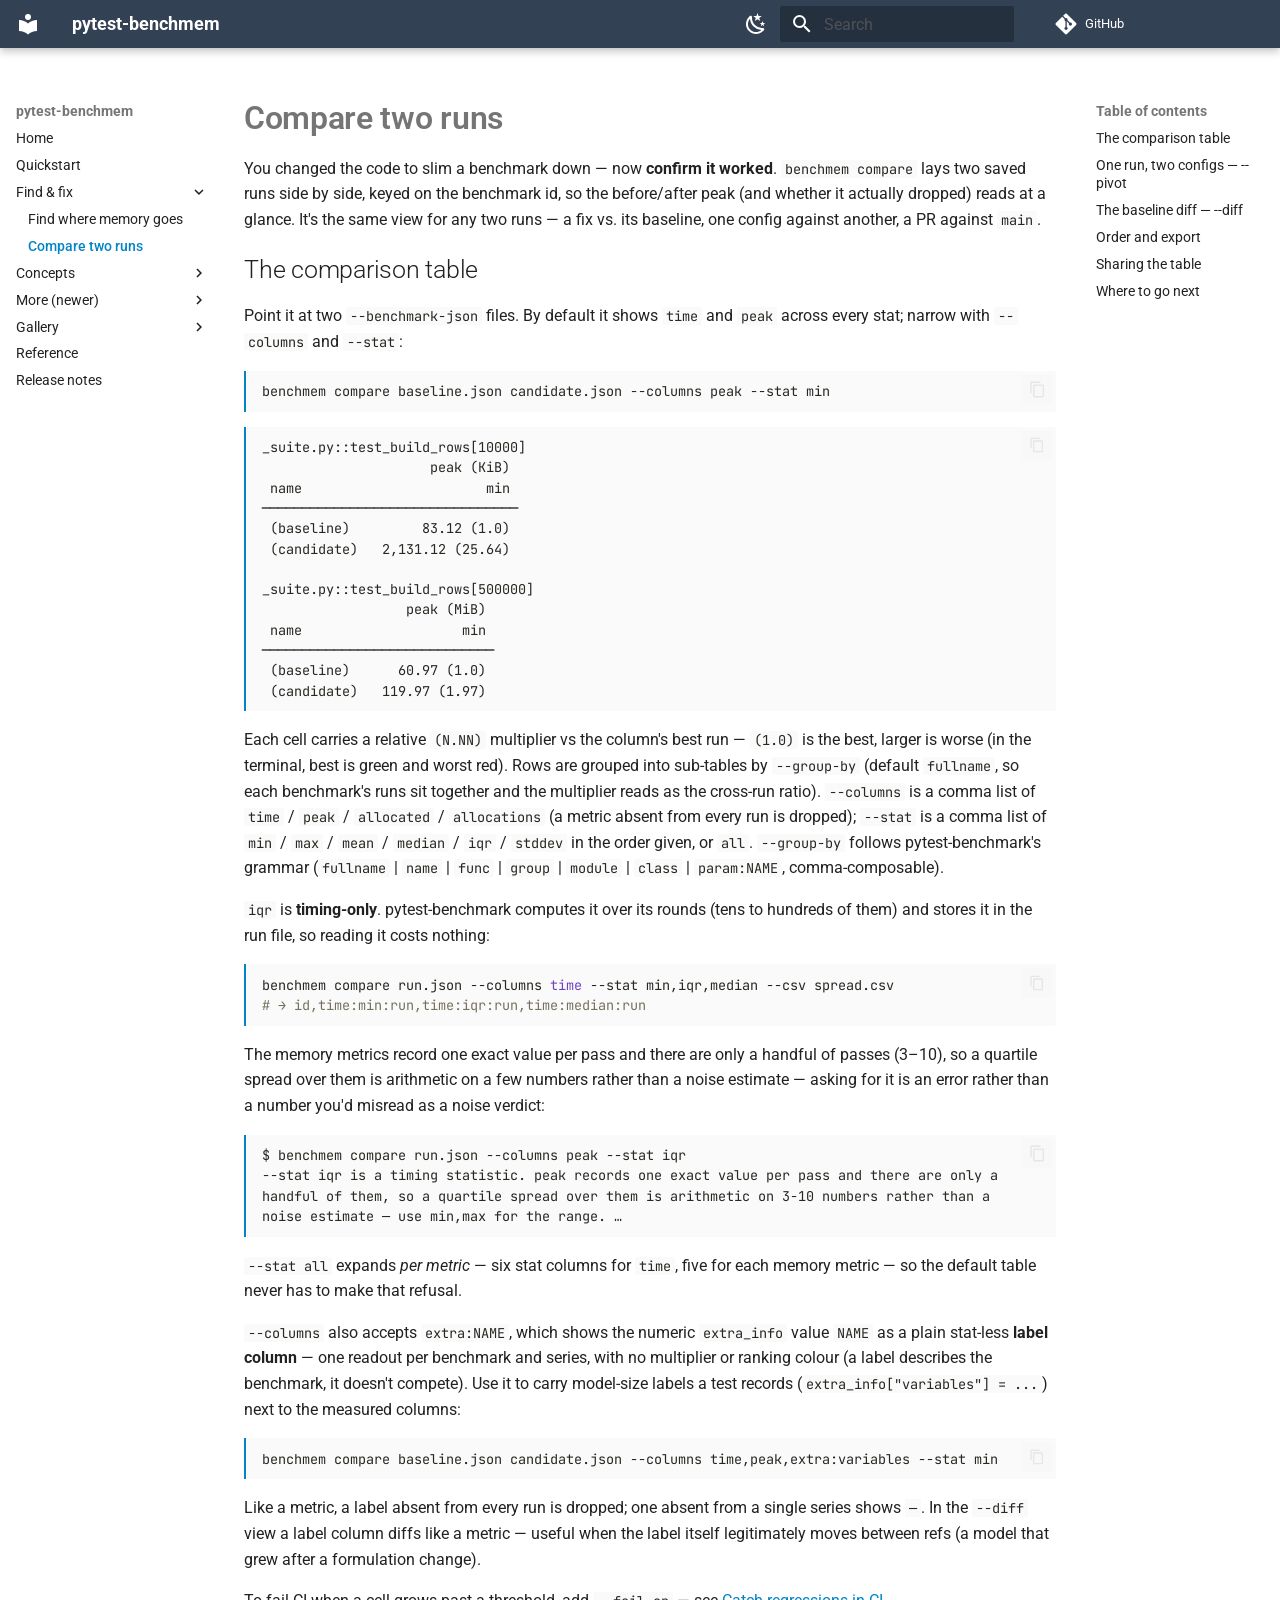
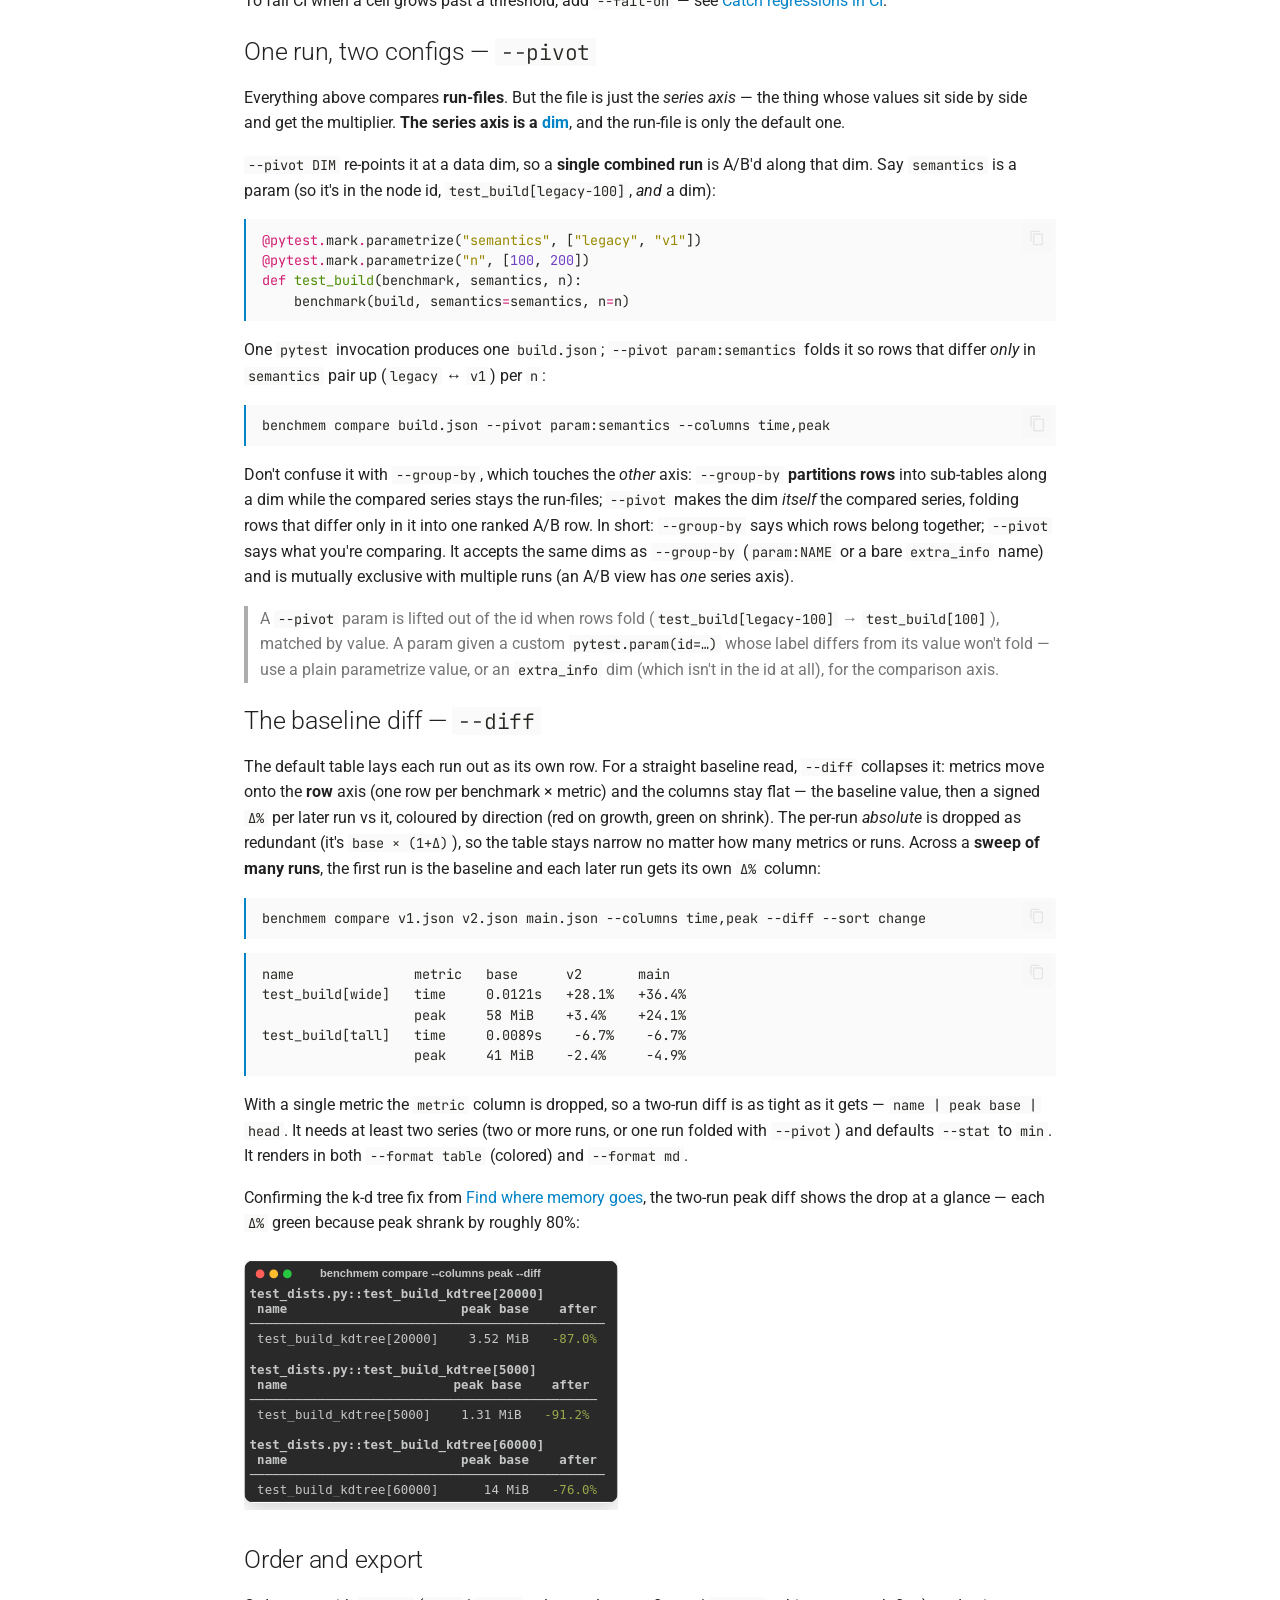
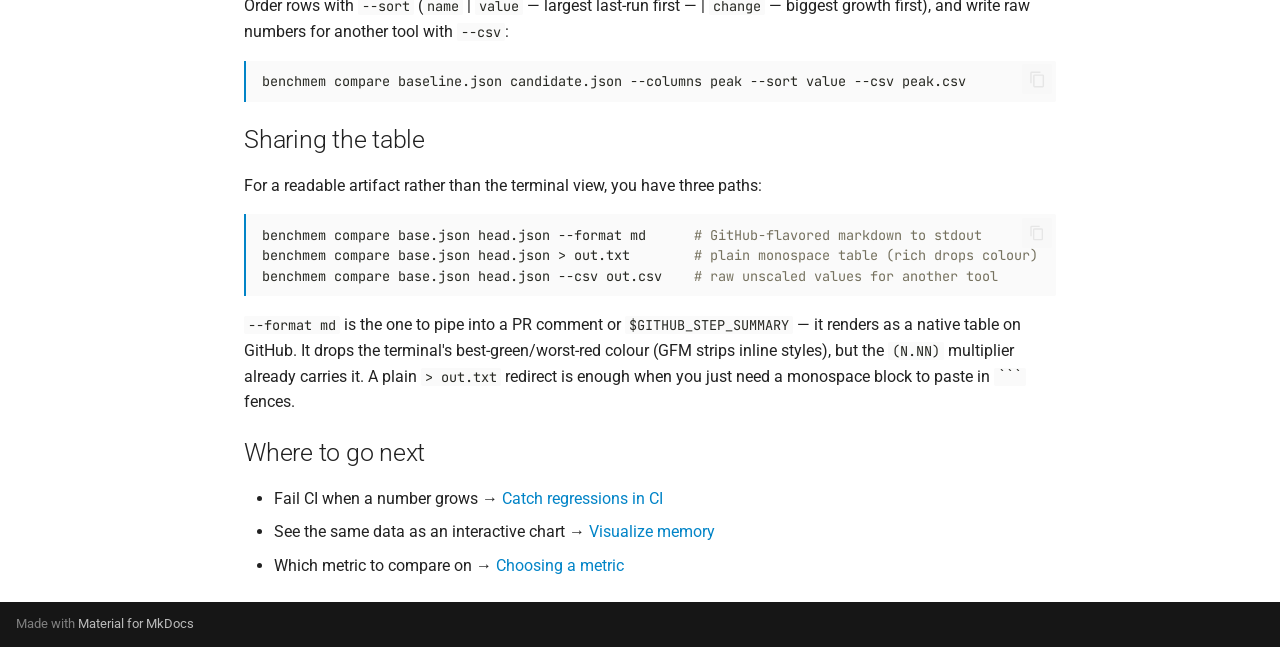
<file: compare-runs/index.html>
<!doctype html>
<html lang="en" class="no-js">
  <head>
    
      <meta charset="utf-8">
      <meta name="viewport" content="width=device-width,initial-scale=1">
      
        <meta name="description" content="The memory companion to pytest-benchmark — a memray peak-memory pass on the same test.">
      
      
      
        <link rel="canonical" href="https://pytest-benchmem.readthedocs.io/en/latest/compare-runs/">
      
      
        <link rel="prev" href="../profiling/">
      
      
        <link rel="next" href="../metrics/">
      
      
        
      
      
      <link rel="icon" href="../assets/images/favicon.png">
      <meta name="generator" content="mkdocs-1.6.1, mkdocs-material-9.7.7">
    
    
      
        <title>Compare two runs - pytest-benchmem</title>
      
    
    
      <link rel="stylesheet" href="../assets/stylesheets/main.ec1eaa64.min.css">
      
        
        <link rel="stylesheet" href="../assets/stylesheets/palette.ab4e12ef.min.css">
      
      


    
    
      
    
    
      
        
        
        <link rel="preconnect" href="https://fonts.gstatic.com" crossorigin>
        <link rel="stylesheet" href="https://fonts.googleapis.com/css?family=Roboto:300,300i,400,400i,700,700i%7CJetBrains+Mono:400,400i,700,700i&display=fallback">
        <style>:root{--md-text-font:"Roboto";--md-code-font:"JetBrains Mono"}</style>
      
    
    
      <link rel="stylesheet" href="../assets/_mkdocstrings.css">
    
      <link rel="stylesheet" href="../stylesheets/extra.css">
    
      <link rel="stylesheet" href="../termynal.css">
    
    <script>__md_scope=new URL("..",location),__md_hash=e=>[...e].reduce(((e,_)=>(e<<5)-e+_.charCodeAt(0)),0),__md_get=(e,_=localStorage,t=__md_scope)=>JSON.parse(_.getItem(t.pathname+"."+e)),__md_set=(e,_,t=localStorage,a=__md_scope)=>{try{t.setItem(a.pathname+"."+e,JSON.stringify(_))}catch(e){}}</script>
    
      

    
    
  </head>
  
  
    
    
      
    
    
    
    
    <body dir="ltr" data-md-color-scheme="default" data-md-color-primary="custom" data-md-color-accent="custom">
  
    
    <input class="md-toggle" data-md-toggle="drawer" type="checkbox" id="__drawer" autocomplete="off">
    <input class="md-toggle" data-md-toggle="search" type="checkbox" id="__search" autocomplete="off">
    <label class="md-overlay" for="__drawer"></label>
    <div data-md-component="skip">
      
        
        <a href="#compare-two-runs" class="md-skip">
          Skip to content
        </a>
      
    </div>
    <div data-md-component="announce">
      
    </div>
    
    
      

  

<header class="md-header md-header--shadow" data-md-component="header">
  <nav class="md-header__inner md-grid" aria-label="Header">
    <a href=".." title="pytest-benchmem" class="md-header__button md-logo" aria-label="pytest-benchmem" data-md-component="logo">
      
  
  <svg xmlns="http://www.w3.org/2000/svg" viewBox="0 0 24 24"><path d="M12 8a3 3 0 0 0 3-3 3 3 0 0 0-3-3 3 3 0 0 0-3 3 3 3 0 0 0 3 3m0 3.54C9.64 9.35 6.5 8 3 8v11c3.5 0 6.64 1.35 9 3.54 2.36-2.19 5.5-3.54 9-3.54V8c-3.5 0-6.64 1.35-9 3.54"/></svg>

    </a>
    <label class="md-header__button md-icon" for="__drawer">
      
      <svg xmlns="http://www.w3.org/2000/svg" viewBox="0 0 24 24"><path d="M3 6h18v2H3zm0 5h18v2H3zm0 5h18v2H3z"/></svg>
    </label>
    <div class="md-header__title" data-md-component="header-title">
      <div class="md-header__ellipsis">
        <div class="md-header__topic">
          <span class="md-ellipsis">
            pytest-benchmem
          </span>
        </div>
        <div class="md-header__topic" data-md-component="header-topic">
          <span class="md-ellipsis">
            
              Compare two runs
            
          </span>
        </div>
      </div>
    </div>
    
      
        <form class="md-header__option" data-md-component="palette">
  
    
    
    
    <input class="md-option" data-md-color-media="" data-md-color-scheme="default" data-md-color-primary="custom" data-md-color-accent="custom"  aria-label="Dark mode"  type="radio" name="__palette" id="__palette_0">
    
      <label class="md-header__button md-icon" title="Dark mode" for="__palette_1" hidden>
        <svg xmlns="http://www.w3.org/2000/svg" viewBox="0 0 24 24"><path d="m17.75 4.09-2.53 1.94.91 3.06-2.63-1.81-2.63 1.81.91-3.06-2.53-1.94L12.44 4l1.06-3 1.06 3zm3.5 6.91-1.64 1.25.59 1.98-1.7-1.17-1.7 1.17.59-1.98L15.75 11l2.06-.05L18.5 9l.69 1.95zm-2.28 4.95c.83-.08 1.72 1.1 1.19 1.85-.32.45-.66.87-1.08 1.27C15.17 23 8.84 23 4.94 19.07c-3.91-3.9-3.91-10.24 0-14.14.4-.4.82-.76 1.27-1.08.75-.53 1.93.36 1.85 1.19-.27 2.86.69 5.83 2.89 8.02a9.96 9.96 0 0 0 8.02 2.89m-1.64 2.02a12.08 12.08 0 0 1-7.8-3.47c-2.17-2.19-3.33-5-3.49-7.82-2.81 3.14-2.7 7.96.31 10.98 3.02 3.01 7.84 3.12 10.98.31"/></svg>
      </label>
    
  
    
    
    
    <input class="md-option" data-md-color-media="" data-md-color-scheme="slate" data-md-color-primary="custom" data-md-color-accent="custom"  aria-label="Light mode"  type="radio" name="__palette" id="__palette_1">
    
      <label class="md-header__button md-icon" title="Light mode" for="__palette_0" hidden>
        <svg xmlns="http://www.w3.org/2000/svg" viewBox="0 0 24 24"><path d="M12 7a5 5 0 0 1 5 5 5 5 0 0 1-5 5 5 5 0 0 1-5-5 5 5 0 0 1 5-5m0 2a3 3 0 0 0-3 3 3 3 0 0 0 3 3 3 3 0 0 0 3-3 3 3 0 0 0-3-3m0-7 2.39 3.42C13.65 5.15 12.84 5 12 5s-1.65.15-2.39.42zM3.34 7l4.16-.35A7.2 7.2 0 0 0 5.94 8.5c-.44.74-.69 1.5-.83 2.29zm.02 10 1.76-3.77a7.131 7.131 0 0 0 2.38 4.14zM20.65 7l-1.77 3.79a7.02 7.02 0 0 0-2.38-4.15zm-.01 10-4.14.36c.59-.51 1.12-1.14 1.54-1.86.42-.73.69-1.5.83-2.29zM12 22l-2.41-3.44c.74.27 1.55.44 2.41.44.82 0 1.63-.17 2.37-.44z"/></svg>
      </label>
    
  
</form>
      
    
    
      <script>var palette=__md_get("__palette");if(palette&&palette.color){if("(prefers-color-scheme)"===palette.color.media){var media=matchMedia("(prefers-color-scheme: light)"),input=document.querySelector(media.matches?"[data-md-color-media='(prefers-color-scheme: light)']":"[data-md-color-media='(prefers-color-scheme: dark)']");palette.color.media=input.getAttribute("data-md-color-media"),palette.color.scheme=input.getAttribute("data-md-color-scheme"),palette.color.primary=input.getAttribute("data-md-color-primary"),palette.color.accent=input.getAttribute("data-md-color-accent")}for(var[key,value]of Object.entries(palette.color))document.body.setAttribute("data-md-color-"+key,value)}</script>
    
    
    
      
      
        <label class="md-header__button md-icon" for="__search">
          
          <svg xmlns="http://www.w3.org/2000/svg" viewBox="0 0 24 24"><path d="M9.5 3A6.5 6.5 0 0 1 16 9.5c0 1.61-.59 3.09-1.56 4.23l.27.27h.79l5 5-1.5 1.5-5-5v-.79l-.27-.27A6.52 6.52 0 0 1 9.5 16 6.5 6.5 0 0 1 3 9.5 6.5 6.5 0 0 1 9.5 3m0 2C7 5 5 7 5 9.5S7 14 9.5 14 14 12 14 9.5 12 5 9.5 5"/></svg>
        </label>
        <div class="md-search" data-md-component="search" role="dialog">
  <label class="md-search__overlay" for="__search"></label>
  <div class="md-search__inner" role="search">
    <form class="md-search__form" name="search">
      <input type="text" class="md-search__input" name="query" aria-label="Search" placeholder="Search" autocapitalize="off" autocorrect="off" autocomplete="off" spellcheck="false" data-md-component="search-query" required>
      <label class="md-search__icon md-icon" for="__search">
        
        <svg xmlns="http://www.w3.org/2000/svg" viewBox="0 0 24 24"><path d="M9.5 3A6.5 6.5 0 0 1 16 9.5c0 1.61-.59 3.09-1.56 4.23l.27.27h.79l5 5-1.5 1.5-5-5v-.79l-.27-.27A6.52 6.52 0 0 1 9.5 16 6.5 6.5 0 0 1 3 9.5 6.5 6.5 0 0 1 9.5 3m0 2C7 5 5 7 5 9.5S7 14 9.5 14 14 12 14 9.5 12 5 9.5 5"/></svg>
        
        <svg xmlns="http://www.w3.org/2000/svg" viewBox="0 0 24 24"><path d="M20 11v2H8l5.5 5.5-1.42 1.42L4.16 12l7.92-7.92L13.5 5.5 8 11z"/></svg>
      </label>
      <nav class="md-search__options" aria-label="Search">
        
        <button type="reset" class="md-search__icon md-icon" title="Clear" aria-label="Clear" tabindex="-1">
          
          <svg xmlns="http://www.w3.org/2000/svg" viewBox="0 0 24 24"><path d="M19 6.41 17.59 5 12 10.59 6.41 5 5 6.41 10.59 12 5 17.59 6.41 19 12 13.41 17.59 19 19 17.59 13.41 12z"/></svg>
        </button>
      </nav>
      
        <div class="md-search__suggest" data-md-component="search-suggest"></div>
      
    </form>
    <div class="md-search__output">
      <div class="md-search__scrollwrap" tabindex="0" data-md-scrollfix>
        <div class="md-search-result" data-md-component="search-result">
          <div class="md-search-result__meta">
            Initializing search
          </div>
          <ol class="md-search-result__list" role="presentation"></ol>
        </div>
      </div>
    </div>
  </div>
</div>
      
    
    
      <div class="md-header__source">
        <a href="https://github.com/fluxopt/pytest-benchmem" title="Go to repository" class="md-source" data-md-component="source">
  <div class="md-source__icon md-icon">
    
    <svg xmlns="http://www.w3.org/2000/svg" viewBox="0 0 448 512"><!--! Font Awesome Free 7.1.0 by @fontawesome - https://fontawesome.com License - https://fontawesome.com/license/free (Icons: CC BY 4.0, Fonts: SIL OFL 1.1, Code: MIT License) Copyright 2025 Fonticons, Inc.--><path d="M439.6 236.1 244 40.5c-5.4-5.5-12.8-8.5-20.4-8.5s-15 3-20.4 8.4L162.5 81l51.5 51.5c27.1-9.1 52.7 16.8 43.4 43.7l49.7 49.7c34.2-11.8 61.2 31 35.5 56.7-26.5 26.5-70.2-2.9-56-37.3L240.3 199v121.9c25.3 12.5 22.3 41.8 9.1 55-6.4 6.4-15.2 10.1-24.3 10.1s-17.8-3.6-24.3-10.1c-17.6-17.6-11.1-46.9 11.2-56v-123c-20.8-8.5-24.6-30.7-18.6-45L142.6 101 8.5 235.1C3 240.6 0 247.9 0 255.5s3 15 8.5 20.4l195.6 195.7c5.4 5.4 12.7 8.4 20.4 8.4s15-3 20.4-8.4l194.7-194.7c5.4-5.4 8.4-12.8 8.4-20.4s-3-15-8.4-20.4"/></svg>
  </div>
  <div class="md-source__repository">
    GitHub
  </div>
</a>
      </div>
    
  </nav>
  
</header>
    
    <div class="md-container" data-md-component="container">
      
      
        
          
        
      
      <main class="md-main" data-md-component="main">
        <div class="md-main__inner md-grid">
          
            
              
              <div class="md-sidebar md-sidebar--primary" data-md-component="sidebar" data-md-type="navigation" >
                <div class="md-sidebar__scrollwrap">
                  <div class="md-sidebar__inner">
                    



<nav class="md-nav md-nav--primary" aria-label="Navigation" data-md-level="0">
  <label class="md-nav__title" for="__drawer">
    <a href=".." title="pytest-benchmem" class="md-nav__button md-logo" aria-label="pytest-benchmem" data-md-component="logo">
      
  
  <svg xmlns="http://www.w3.org/2000/svg" viewBox="0 0 24 24"><path d="M12 8a3 3 0 0 0 3-3 3 3 0 0 0-3-3 3 3 0 0 0-3 3 3 3 0 0 0 3 3m0 3.54C9.64 9.35 6.5 8 3 8v11c3.5 0 6.64 1.35 9 3.54 2.36-2.19 5.5-3.54 9-3.54V8c-3.5 0-6.64 1.35-9 3.54"/></svg>

    </a>
    pytest-benchmem
  </label>
  
    <div class="md-nav__source">
      <a href="https://github.com/fluxopt/pytest-benchmem" title="Go to repository" class="md-source" data-md-component="source">
  <div class="md-source__icon md-icon">
    
    <svg xmlns="http://www.w3.org/2000/svg" viewBox="0 0 448 512"><!--! Font Awesome Free 7.1.0 by @fontawesome - https://fontawesome.com License - https://fontawesome.com/license/free (Icons: CC BY 4.0, Fonts: SIL OFL 1.1, Code: MIT License) Copyright 2025 Fonticons, Inc.--><path d="M439.6 236.1 244 40.5c-5.4-5.5-12.8-8.5-20.4-8.5s-15 3-20.4 8.4L162.5 81l51.5 51.5c27.1-9.1 52.7 16.8 43.4 43.7l49.7 49.7c34.2-11.8 61.2 31 35.5 56.7-26.5 26.5-70.2-2.9-56-37.3L240.3 199v121.9c25.3 12.5 22.3 41.8 9.1 55-6.4 6.4-15.2 10.1-24.3 10.1s-17.8-3.6-24.3-10.1c-17.6-17.6-11.1-46.9 11.2-56v-123c-20.8-8.5-24.6-30.7-18.6-45L142.6 101 8.5 235.1C3 240.6 0 247.9 0 255.5s3 15 8.5 20.4l195.6 195.7c5.4 5.4 12.7 8.4 20.4 8.4s15-3 20.4-8.4l194.7-194.7c5.4-5.4 8.4-12.8 8.4-20.4s-3-15-8.4-20.4"/></svg>
  </div>
  <div class="md-source__repository">
    GitHub
  </div>
</a>
    </div>
  
  <ul class="md-nav__list" data-md-scrollfix>
    
      
      
  
  
  
  
    <li class="md-nav__item">
      <a href=".." class="md-nav__link">
        
  
  
  <span class="md-ellipsis">
    
  
    Home
  

    
  </span>
  
  

      </a>
    </li>
  

    
      
      
  
  
  
  
    <li class="md-nav__item">
      <a href="../getting-started/" class="md-nav__link">
        
  
  
  <span class="md-ellipsis">
    
  
    Quickstart
  

    
  </span>
  
  

      </a>
    </li>
  

    
      
      
  
  
    
  
  
  
    
    
    
    
    
    <li class="md-nav__item md-nav__item--active md-nav__item--nested">
      
        
        
        <input class="md-nav__toggle md-toggle " type="checkbox" id="__nav_3" checked>
        
          
          <label class="md-nav__link" for="__nav_3" id="__nav_3_label" tabindex="0">
            
  
  
  <span class="md-ellipsis">
    
  
    Find & fix
  

    
  </span>
  
  

            <span class="md-nav__icon md-icon"></span>
          </label>
        
        <nav class="md-nav" data-md-level="1" aria-labelledby="__nav_3_label" aria-expanded="true">
          <label class="md-nav__title" for="__nav_3">
            <span class="md-nav__icon md-icon"></span>
            
  
    Find & fix
  

          </label>
          <ul class="md-nav__list" data-md-scrollfix>
            
              
                
  
  
  
  
    <li class="md-nav__item">
      <a href="../profiling/" class="md-nav__link">
        
  
  
  <span class="md-ellipsis">
    
  
    Find where memory goes
  

    
  </span>
  
  

      </a>
    </li>
  

              
            
              
                
  
  
    
  
  
  
    <li class="md-nav__item md-nav__item--active">
      
      <input class="md-nav__toggle md-toggle" type="checkbox" id="__toc">
      
      
        
      
      
        <label class="md-nav__link md-nav__link--active" for="__toc">
          
  
  
  <span class="md-ellipsis">
    
  
    Compare two runs
  

    
  </span>
  
  

          <span class="md-nav__icon md-icon"></span>
        </label>
      
      <a href="./" class="md-nav__link md-nav__link--active">
        
  
  
  <span class="md-ellipsis">
    
  
    Compare two runs
  

    
  </span>
  
  

      </a>
      
        

<nav class="md-nav md-nav--secondary" aria-label="Table of contents">
  
  
  
    
  
  
    <label class="md-nav__title" for="__toc">
      <span class="md-nav__icon md-icon"></span>
      Table of contents
    </label>
    <ul class="md-nav__list" data-md-component="toc" data-md-scrollfix>
      
        <li class="md-nav__item">
  <a href="#the-comparison-table" class="md-nav__link">
    <span class="md-ellipsis">
      
        The comparison table
      
    </span>
  </a>
  
</li>
      
        <li class="md-nav__item">
  <a href="#one-run-two-configs-pivot" class="md-nav__link">
    <span class="md-ellipsis">
      
        One run, two configs — --pivot
      
    </span>
  </a>
  
</li>
      
        <li class="md-nav__item">
  <a href="#the-baseline-diff-diff" class="md-nav__link">
    <span class="md-ellipsis">
      
        The baseline diff — --diff
      
    </span>
  </a>
  
</li>
      
        <li class="md-nav__item">
  <a href="#order-and-export" class="md-nav__link">
    <span class="md-ellipsis">
      
        Order and export
      
    </span>
  </a>
  
</li>
      
        <li class="md-nav__item">
  <a href="#sharing-the-table" class="md-nav__link">
    <span class="md-ellipsis">
      
        Sharing the table
      
    </span>
  </a>
  
</li>
      
        <li class="md-nav__item">
  <a href="#where-to-go-next" class="md-nav__link">
    <span class="md-ellipsis">
      
        Where to go next
      
    </span>
  </a>
  
</li>
      
    </ul>
  
</nav>
      
    </li>
  

              
            
          </ul>
        </nav>
      
    </li>
  

    
      
      
  
  
  
  
    
    
    
    
    
    <li class="md-nav__item md-nav__item--nested">
      
        
        
        <input class="md-nav__toggle md-toggle " type="checkbox" id="__nav_4" >
        
          
          <label class="md-nav__link" for="__nav_4" id="__nav_4_label" tabindex="0">
            
  
  
  <span class="md-ellipsis">
    
  
    Concepts
  

    
  </span>
  
  

            <span class="md-nav__icon md-icon"></span>
          </label>
        
        <nav class="md-nav" data-md-level="1" aria-labelledby="__nav_4_label" aria-expanded="false">
          <label class="md-nav__title" for="__nav_4">
            <span class="md-nav__icon md-icon"></span>
            
  
    Concepts
  

          </label>
          <ul class="md-nav__list" data-md-scrollfix>
            
              
                
  
  
  
  
    <li class="md-nav__item">
      <a href="../metrics/" class="md-nav__link">
        
  
  
  <span class="md-ellipsis">
    
  
    Choosing a metric
  

    
  </span>
  
  

      </a>
    </li>
  

              
            
              
                
  
  
  
  
    <li class="md-nav__item">
      <a href="../dims/" class="md-nav__link">
        
  
  
  <span class="md-ellipsis">
    
  
    Grouping by dims
  

    
  </span>
  
  

      </a>
    </li>
  

              
            
          </ul>
        </nav>
      
    </li>
  

    
      
      
  
  
  
  
    
    
    
    
    
    <li class="md-nav__item md-nav__item--nested">
      
        
        
        <input class="md-nav__toggle md-toggle " type="checkbox" id="__nav_5" >
        
          
          <label class="md-nav__link" for="__nav_5" id="__nav_5_label" tabindex="0">
            
  
  
  <span class="md-ellipsis">
    
  
    More (newer)
  

    
  </span>
  
  

            <span class="md-nav__icon md-icon"></span>
          </label>
        
        <nav class="md-nav" data-md-level="1" aria-labelledby="__nav_5_label" aria-expanded="false">
          <label class="md-nav__title" for="__nav_5">
            <span class="md-nav__icon md-icon"></span>
            
  
    More (newer)
  

          </label>
          <ul class="md-nav__list" data-md-scrollfix>
            
              
                
  
  
  
  
    <li class="md-nav__item">
      <a href="../catch-regressions/" class="md-nav__link">
        
  
  
  <span class="md-ellipsis">
    
  
    Catch regressions in CI
  

    
  </span>
  
  

      </a>
    </li>
  

              
            
              
                
  
  
  
  
    <li class="md-nav__item">
      <a href="../visualize/" class="md-nav__link">
        
  
  
  <span class="md-ellipsis">
    
  
    Visualize memory
  

    
  </span>
  
  

      </a>
    </li>
  

              
            
              
                
  
  
  
  
    <li class="md-nav__item">
      <a href="../sweeps/" class="md-nav__link">
        
  
  
  <span class="md-ellipsis">
    
  
    Compare across versions
  

    
  </span>
  
  

      </a>
    </li>
  

              
            
          </ul>
        </nav>
      
    </li>
  

    
      
      
  
  
  
  
    
    
    
    
    
    <li class="md-nav__item md-nav__item--nested">
      
        
        
        <input class="md-nav__toggle md-toggle " type="checkbox" id="__nav_6" >
        
          
          <label class="md-nav__link" for="__nav_6" id="__nav_6_label" tabindex="0">
            
  
  
  <span class="md-ellipsis">
    
  
    Gallery
  

    
  </span>
  
  

            <span class="md-nav__icon md-icon"></span>
          </label>
        
        <nav class="md-nav" data-md-level="1" aria-labelledby="__nav_6_label" aria-expanded="false">
          <label class="md-nav__title" for="__nav_6">
            <span class="md-nav__icon md-icon"></span>
            
  
    Gallery
  

          </label>
          <ul class="md-nav__list" data-md-scrollfix>
            
              
                
  
  
  
  
    <li class="md-nav__item">
      <a href="../gallery/linopy-memory.ipynb" class="md-nav__link">
        
  
  
  <span class="md-ellipsis">
    
  
    linopy: reuse your CodSpeed benchmarks locally
  

    
  </span>
  
  

      </a>
    </li>
  

              
            
          </ul>
        </nav>
      
    </li>
  

    
      
      
  
  
  
  
    <li class="md-nav__item">
      <a href="../reference/" class="md-nav__link">
        
  
  
  <span class="md-ellipsis">
    
  
    Reference
  

    
  </span>
  
  

      </a>
    </li>
  

    
      
      
  
  
  
  
    <li class="md-nav__item">
      <a href="../changelog/" class="md-nav__link">
        
  
  
  <span class="md-ellipsis">
    
  
    Release notes
  

    
  </span>
  
  

      </a>
    </li>
  

    
  </ul>
</nav>
                  </div>
                </div>
              </div>
            
            
              
              <div class="md-sidebar md-sidebar--secondary" data-md-component="sidebar" data-md-type="toc" >
                <div class="md-sidebar__scrollwrap">
                  <div class="md-sidebar__inner">
                    

<nav class="md-nav md-nav--secondary" aria-label="Table of contents">
  
  
  
    
  
  
    <label class="md-nav__title" for="__toc">
      <span class="md-nav__icon md-icon"></span>
      Table of contents
    </label>
    <ul class="md-nav__list" data-md-component="toc" data-md-scrollfix>
      
        <li class="md-nav__item">
  <a href="#the-comparison-table" class="md-nav__link">
    <span class="md-ellipsis">
      
        The comparison table
      
    </span>
  </a>
  
</li>
      
        <li class="md-nav__item">
  <a href="#one-run-two-configs-pivot" class="md-nav__link">
    <span class="md-ellipsis">
      
        One run, two configs — --pivot
      
    </span>
  </a>
  
</li>
      
        <li class="md-nav__item">
  <a href="#the-baseline-diff-diff" class="md-nav__link">
    <span class="md-ellipsis">
      
        The baseline diff — --diff
      
    </span>
  </a>
  
</li>
      
        <li class="md-nav__item">
  <a href="#order-and-export" class="md-nav__link">
    <span class="md-ellipsis">
      
        Order and export
      
    </span>
  </a>
  
</li>
      
        <li class="md-nav__item">
  <a href="#sharing-the-table" class="md-nav__link">
    <span class="md-ellipsis">
      
        Sharing the table
      
    </span>
  </a>
  
</li>
      
        <li class="md-nav__item">
  <a href="#where-to-go-next" class="md-nav__link">
    <span class="md-ellipsis">
      
        Where to go next
      
    </span>
  </a>
  
</li>
      
    </ul>
  
</nav>
                  </div>
                </div>
              </div>
            
          
          
            <div class="md-content" data-md-component="content">
              
              <article class="md-content__inner md-typeset">
                
                  


  
  


<h1 id="compare-two-runs">Compare two runs<a class="headerlink" href="#compare-two-runs" title="Permanent link">&para;</a></h1>
<p>You changed the code to slim a benchmark down — now <strong>confirm it worked</strong>. <code>benchmem compare</code> lays
two saved runs side by side, keyed on the benchmark id, so the before/after peak (and whether it
actually dropped) reads at a glance. It's the same view for any two runs — a fix vs. its baseline,
one config against another, a PR against <code>main</code>.</p>
<h2 id="the-comparison-table">The comparison table<a class="headerlink" href="#the-comparison-table" title="Permanent link">&para;</a></h2>
<p>Point it at two <code>--benchmark-json</code> files. By default it shows <code>time</code> and <code>peak</code> across every stat;
narrow with <code>--columns</code> and <code>--stat</code>:</p>
<div class="highlight"><pre><span></span><code><a id="__codelineno-0-1" name="__codelineno-0-1" href="#__codelineno-0-1"></a>benchmem<span class="w"> </span>compare<span class="w"> </span>baseline.json<span class="w"> </span>candidate.json<span class="w"> </span>--columns<span class="w"> </span>peak<span class="w"> </span>--stat<span class="w"> </span>min
</code></pre></div>
<div class="highlight"><pre><span></span><code><a id="__codelineno-1-1" name="__codelineno-1-1" href="#__codelineno-1-1"></a>_suite.py::test_build_rows[10000]
<a id="__codelineno-1-2" name="__codelineno-1-2" href="#__codelineno-1-2"></a>                     peak (KiB)
<a id="__codelineno-1-3" name="__codelineno-1-3" href="#__codelineno-1-3"></a> name                       min
<a id="__codelineno-1-4" name="__codelineno-1-4" href="#__codelineno-1-4"></a>────────────────────────────────
<a id="__codelineno-1-5" name="__codelineno-1-5" href="#__codelineno-1-5"></a> (baseline)         83.12 (1.0)
<a id="__codelineno-1-6" name="__codelineno-1-6" href="#__codelineno-1-6"></a> (candidate)   2,131.12 (25.64)
<a id="__codelineno-1-7" name="__codelineno-1-7" href="#__codelineno-1-7"></a>
<a id="__codelineno-1-8" name="__codelineno-1-8" href="#__codelineno-1-8"></a>_suite.py::test_build_rows[500000]
<a id="__codelineno-1-9" name="__codelineno-1-9" href="#__codelineno-1-9"></a>                  peak (MiB)
<a id="__codelineno-1-10" name="__codelineno-1-10" href="#__codelineno-1-10"></a> name                    min
<a id="__codelineno-1-11" name="__codelineno-1-11" href="#__codelineno-1-11"></a>─────────────────────────────
<a id="__codelineno-1-12" name="__codelineno-1-12" href="#__codelineno-1-12"></a> (baseline)      60.97 (1.0)
<a id="__codelineno-1-13" name="__codelineno-1-13" href="#__codelineno-1-13"></a> (candidate)   119.97 (1.97)
</code></pre></div>
<p>Each cell carries a relative <code>(N.NN)</code> multiplier vs the column's best run — <code>(1.0)</code> is the best,
larger is worse (in the terminal, best is green and worst red). Rows are grouped into sub-tables by
<code>--group-by</code> (default <code>fullname</code>, so each benchmark's runs sit together and the multiplier reads as
the cross-run ratio). <code>--columns</code> is a comma list of <code>time</code> / <code>peak</code> / <code>allocated</code> / <code>allocations</code>
(a metric absent from every run is dropped); <code>--stat</code> is a comma list of <code>min</code> / <code>max</code> / <code>mean</code> /
<code>median</code> / <code>iqr</code> / <code>stddev</code> in the order given, or <code>all</code>. <code>--group-by</code> follows pytest-benchmark's
grammar (<code>fullname</code> | <code>name</code> | <code>func</code> | <code>group</code> | <code>module</code> | <code>class</code> | <code>param:NAME</code>,
comma-composable).</p>
<p><code>iqr</code> is <strong>timing-only</strong>. pytest-benchmark computes it over its rounds (tens to hundreds of them)
and stores it in the run file, so reading it costs nothing:</p>
<div class="highlight"><pre><span></span><code><a id="__codelineno-2-1" name="__codelineno-2-1" href="#__codelineno-2-1"></a>benchmem<span class="w"> </span>compare<span class="w"> </span>run.json<span class="w"> </span>--columns<span class="w"> </span><span class="nb">time</span><span class="w"> </span>--stat<span class="w"> </span>min,iqr,median<span class="w"> </span>--csv<span class="w"> </span>spread.csv
<a id="__codelineno-2-2" name="__codelineno-2-2" href="#__codelineno-2-2"></a><span class="c1"># → id,time:min:run,time:iqr:run,time:median:run</span>
</code></pre></div>
<p>The memory metrics record one exact value per pass and there are only a handful of passes (3–10),
so a quartile spread over them is arithmetic on a few numbers rather than a noise estimate — asking
for it is an error rather than a number you'd misread as a noise verdict:</p>
<div class="highlight"><pre><span></span><code><a id="__codelineno-3-1" name="__codelineno-3-1" href="#__codelineno-3-1"></a><span class="gp">$ </span>benchmem<span class="w"> </span>compare<span class="w"> </span>run.json<span class="w"> </span>--columns<span class="w"> </span>peak<span class="w"> </span>--stat<span class="w"> </span>iqr
<a id="__codelineno-3-2" name="__codelineno-3-2" href="#__codelineno-3-2"></a><span class="go">--stat iqr is a timing statistic. peak records one exact value per pass and there are only a</span>
<a id="__codelineno-3-3" name="__codelineno-3-3" href="#__codelineno-3-3"></a><span class="go">handful of them, so a quartile spread over them is arithmetic on 3-10 numbers rather than a</span>
<a id="__codelineno-3-4" name="__codelineno-3-4" href="#__codelineno-3-4"></a><span class="go">noise estimate — use min,max for the range. …</span>
</code></pre></div>
<p><code>--stat all</code> expands <em>per metric</em> — six stat columns for <code>time</code>, five for each memory metric — so
the default table never has to make that refusal.</p>
<p><code>--columns</code> also accepts <code>extra:NAME</code>, which shows the numeric <code>extra_info</code> value <code>NAME</code> as a plain
stat-less <strong>label column</strong> — one readout per benchmark and series, with no multiplier or ranking
colour (a label describes the benchmark, it doesn't compete). Use it to carry model-size labels a
test records (<code>extra_info["variables"] = ...</code>) next to the measured columns:</p>
<div class="highlight"><pre><span></span><code><a id="__codelineno-4-1" name="__codelineno-4-1" href="#__codelineno-4-1"></a>benchmem<span class="w"> </span>compare<span class="w"> </span>baseline.json<span class="w"> </span>candidate.json<span class="w"> </span>--columns<span class="w"> </span>time,peak,extra:variables<span class="w"> </span>--stat<span class="w"> </span>min
</code></pre></div>
<p>Like a metric, a label absent from every run is dropped; one absent from a single series shows <code>—</code>.
In the <code>--diff</code> view a label column diffs like a metric — useful when the label itself legitimately
moves between refs (a model that grew after a formulation change).</p>
<p>To fail CI when a cell grows past a threshold, add <code>--fail-on</code> — see
<a href="../catch-regressions/">Catch regressions in CI</a>.</p>
<h2 id="one-run-two-configs-pivot">One run, two configs — <code>--pivot</code><a class="headerlink" href="#one-run-two-configs-pivot" title="Permanent link">&para;</a></h2>
<p>Everything above compares <strong>run-files</strong>. But the file is just the <em>series axis</em> — the thing whose
values sit side by side and get the multiplier. <strong>The series axis is a <a href="../dims/">dim</a></strong>, and the
run-file is only the default one.</p>
<p><code>--pivot DIM</code> re-points it at a data dim, so a <strong>single combined run</strong> is A/B'd along that dim.
Say <code>semantics</code> is a param (so it's in the node id, <code>test_build[legacy-100]</code>, <em>and</em> a dim):</p>
<div class="highlight"><pre><span></span><code><a id="__codelineno-5-1" name="__codelineno-5-1" href="#__codelineno-5-1"></a><span class="nd">@pytest</span><span class="o">.</span><span class="n">mark</span><span class="o">.</span><span class="n">parametrize</span><span class="p">(</span><span class="s2">&quot;semantics&quot;</span><span class="p">,</span> <span class="p">[</span><span class="s2">&quot;legacy&quot;</span><span class="p">,</span> <span class="s2">&quot;v1&quot;</span><span class="p">])</span>
<a id="__codelineno-5-2" name="__codelineno-5-2" href="#__codelineno-5-2"></a><span class="nd">@pytest</span><span class="o">.</span><span class="n">mark</span><span class="o">.</span><span class="n">parametrize</span><span class="p">(</span><span class="s2">&quot;n&quot;</span><span class="p">,</span> <span class="p">[</span><span class="mi">100</span><span class="p">,</span> <span class="mi">200</span><span class="p">])</span>
<a id="__codelineno-5-3" name="__codelineno-5-3" href="#__codelineno-5-3"></a><span class="k">def</span><span class="w"> </span><span class="nf">test_build</span><span class="p">(</span><span class="n">benchmark</span><span class="p">,</span> <span class="n">semantics</span><span class="p">,</span> <span class="n">n</span><span class="p">):</span>
<a id="__codelineno-5-4" name="__codelineno-5-4" href="#__codelineno-5-4"></a>    <span class="n">benchmark</span><span class="p">(</span><span class="n">build</span><span class="p">,</span> <span class="n">semantics</span><span class="o">=</span><span class="n">semantics</span><span class="p">,</span> <span class="n">n</span><span class="o">=</span><span class="n">n</span><span class="p">)</span>
</code></pre></div>
<p>One <code>pytest</code> invocation produces one <code>build.json</code>; <code>--pivot param:semantics</code> folds it so rows that
differ <em>only</em> in <code>semantics</code> pair up (<code>legacy</code> ↔ <code>v1</code>) per <code>n</code>:</p>
<div class="highlight"><pre><span></span><code><a id="__codelineno-6-1" name="__codelineno-6-1" href="#__codelineno-6-1"></a>benchmem<span class="w"> </span>compare<span class="w"> </span>build.json<span class="w"> </span>--pivot<span class="w"> </span>param:semantics<span class="w"> </span>--columns<span class="w"> </span>time,peak
</code></pre></div>
<p>Don't confuse it with <code>--group-by</code>, which touches the <em>other</em> axis: <code>--group-by</code> <strong>partitions rows</strong>
into sub-tables along a dim while the compared series stays the run-files; <code>--pivot</code> makes the dim
<em>itself</em> the compared series, folding rows that differ only in it into one ranked A/B row. In short:
<code>--group-by</code> says which rows belong together; <code>--pivot</code> says what you're comparing. It accepts the
same dims as <code>--group-by</code> (<code>param:NAME</code> or a bare <code>extra_info</code> name) and is mutually exclusive with
multiple runs (an A/B view has <em>one</em> series axis).</p>
<blockquote>
<p>A <code>--pivot</code> param is lifted out of the id when rows fold (<code>test_build[legacy-100]</code> →
<code>test_build[100]</code>), matched by value. A param given a custom <code>pytest.param(id=…)</code> whose label
differs from its value won't fold — use a plain parametrize value, or an <code>extra_info</code> dim (which
isn't in the id at all), for the comparison axis.</p>
</blockquote>
<h2 id="the-baseline-diff-diff">The baseline diff — <code>--diff</code><a class="headerlink" href="#the-baseline-diff-diff" title="Permanent link">&para;</a></h2>
<p>The default table lays each run out as its own row. For a straight baseline read, <code>--diff</code> collapses
it: metrics move onto the <strong>row</strong> axis (one row per benchmark × metric) and the columns stay flat —
the baseline value, then a signed <code>Δ%</code> per later run vs it, coloured by direction (red on growth,
green on shrink). The per-run <em>absolute</em> is dropped as redundant (it's <code>base × (1+Δ)</code>), so the table
stays narrow no matter how many metrics or runs. Across a <strong>sweep of many runs</strong>, the first run is
the baseline and each later run gets its own <code>Δ%</code> column:</p>
<div class="highlight"><pre><span></span><code><a id="__codelineno-7-1" name="__codelineno-7-1" href="#__codelineno-7-1"></a>benchmem<span class="w"> </span>compare<span class="w"> </span>v1.json<span class="w"> </span>v2.json<span class="w"> </span>main.json<span class="w"> </span>--columns<span class="w"> </span>time,peak<span class="w"> </span>--diff<span class="w"> </span>--sort<span class="w"> </span>change
</code></pre></div>
<div class="highlight"><pre><span></span><code><a id="__codelineno-8-1" name="__codelineno-8-1" href="#__codelineno-8-1"></a>name               metric   base      v2       main
<a id="__codelineno-8-2" name="__codelineno-8-2" href="#__codelineno-8-2"></a>test_build[wide]   time     0.0121s   +28.1%   +36.4%
<a id="__codelineno-8-3" name="__codelineno-8-3" href="#__codelineno-8-3"></a>                   peak     58 MiB    +3.4%    +24.1%
<a id="__codelineno-8-4" name="__codelineno-8-4" href="#__codelineno-8-4"></a>test_build[tall]   time     0.0089s    -6.7%    -6.7%
<a id="__codelineno-8-5" name="__codelineno-8-5" href="#__codelineno-8-5"></a>                   peak     41 MiB    -2.4%     -4.9%
</code></pre></div>
<p>With a single metric the <code>metric</code> column is dropped, so a two-run diff is as tight as it gets —
<code>name | peak base | head</code>. It needs at least two series (two or more runs, or one run folded with
<code>--pivot</code>) and defaults <code>--stat</code> to <code>min</code>. It renders in both <code>--format table</code> (colored) and
<code>--format md</code>.</p>
<p>Confirming the k-d tree fix from <a href="../profiling/">Find where memory goes</a>, the two-run peak diff
shows the drop at a glance — each <code>Δ%</code> green because peak shrank by roughly 80%:</p>
<figure class="termshot">
<img alt="Colored benchmem compare --diff table: peak memory dropping about 82% on each benchmark, shown as green negative percentages" src="../assets/compare-diff.svg" />
</figure>
<h2 id="order-and-export">Order and export<a class="headerlink" href="#order-and-export" title="Permanent link">&para;</a></h2>
<p>Order rows with <code>--sort</code> (<code>name</code> | <code>value</code> — largest last-run first — | <code>change</code> — biggest growth
first), and write raw numbers for another tool with <code>--csv</code>:</p>
<div class="highlight"><pre><span></span><code><a id="__codelineno-9-1" name="__codelineno-9-1" href="#__codelineno-9-1"></a>benchmem<span class="w"> </span>compare<span class="w"> </span>baseline.json<span class="w"> </span>candidate.json<span class="w"> </span>--columns<span class="w"> </span>peak<span class="w"> </span>--sort<span class="w"> </span>value<span class="w"> </span>--csv<span class="w"> </span>peak.csv
</code></pre></div>
<h2 id="sharing-the-table">Sharing the table<a class="headerlink" href="#sharing-the-table" title="Permanent link">&para;</a></h2>
<p>For a readable artifact rather than the terminal view, you have three paths:</p>
<div class="highlight"><pre><span></span><code><a id="__codelineno-10-1" name="__codelineno-10-1" href="#__codelineno-10-1"></a>benchmem<span class="w"> </span>compare<span class="w"> </span>base.json<span class="w"> </span>head.json<span class="w"> </span>--format<span class="w"> </span>md<span class="w">      </span><span class="c1"># GitHub-flavored markdown to stdout</span>
<a id="__codelineno-10-2" name="__codelineno-10-2" href="#__codelineno-10-2"></a>benchmem<span class="w"> </span>compare<span class="w"> </span>base.json<span class="w"> </span>head.json<span class="w"> </span>&gt;<span class="w"> </span>out.txt<span class="w">        </span><span class="c1"># plain monospace table (rich drops colour)</span>
<a id="__codelineno-10-3" name="__codelineno-10-3" href="#__codelineno-10-3"></a>benchmem<span class="w"> </span>compare<span class="w"> </span>base.json<span class="w"> </span>head.json<span class="w"> </span>--csv<span class="w"> </span>out.csv<span class="w">    </span><span class="c1"># raw unscaled values for another tool</span>
</code></pre></div>
<p><code>--format md</code> is the one to pipe into a PR comment or <code>$GITHUB_STEP_SUMMARY</code> — it renders as a
native table on GitHub. It drops the terminal's best-green/worst-red colour (GFM strips inline
styles), but the <code>(N.NN)</code> multiplier already carries it. A plain <code>&gt; out.txt</code> redirect is enough when
you just need a monospace block to paste in <code>```</code> fences.</p>
<h2 id="where-to-go-next">Where to go next<a class="headerlink" href="#where-to-go-next" title="Permanent link">&para;</a></h2>
<ul>
<li>Fail CI when a number grows → <a href="../catch-regressions/">Catch regressions in CI</a></li>
<li>See the same data as an interactive chart → <a href="../visualize/">Visualize memory</a></li>
<li>Which metric to compare on → <a href="../metrics/">Choosing a metric</a></li>
</ul>












                
              </article>
            </div>
          
          
<script>var target=document.getElementById(location.hash.slice(1));target&&target.name&&(target.checked=target.name.startsWith("__tabbed_"))</script>
        </div>
        
          <button type="button" class="md-top md-icon" data-md-component="top" hidden>
  
  <svg xmlns="http://www.w3.org/2000/svg" viewBox="0 0 24 24"><path d="M13 20h-2V8l-5.5 5.5-1.42-1.42L12 4.16l7.92 7.92-1.42 1.42L13 8z"/></svg>
  Back to top
</button>
        
      </main>
      
        <footer class="md-footer">
  
  <div class="md-footer-meta md-typeset">
    <div class="md-footer-meta__inner md-grid">
      <div class="md-copyright">
  
  
    Made with
    <a href="https://squidfunk.github.io/mkdocs-material/" target="_blank" rel="noopener">
      Material for MkDocs
    </a>
  
</div>
      
    </div>
  </div>
</footer>
      
    </div>
    <div class="md-dialog" data-md-component="dialog">
      <div class="md-dialog__inner md-typeset"></div>
    </div>
    
    
    
      
      
      <script id="__config" type="application/json">{"annotate": null, "base": "..", "features": ["navigation.instant", "navigation.top", "toc.follow", "search.suggest", "search.highlight", "content.code.copy", "content.code.select"], "search": "../assets/javascripts/workers/search.2c215733.min.js", "tags": null, "translations": {"clipboard.copied": "Copied to clipboard", "clipboard.copy": "Copy to clipboard", "search.result.more.one": "1 more on this page", "search.result.more.other": "# more on this page", "search.result.none": "No matching documents", "search.result.one": "1 matching document", "search.result.other": "# matching documents", "search.result.placeholder": "Type to start searching", "search.result.term.missing": "Missing", "select.version": "Select version"}, "version": null}</script>
    
    
      <script src="../assets/javascripts/bundle.d7400e89.min.js"></script>
      
        <script src="../javascripts/notebook-prompts.js"></script>
      
        <script src="../termynal.js"></script>
      
    
  </body>
</html>
</file>
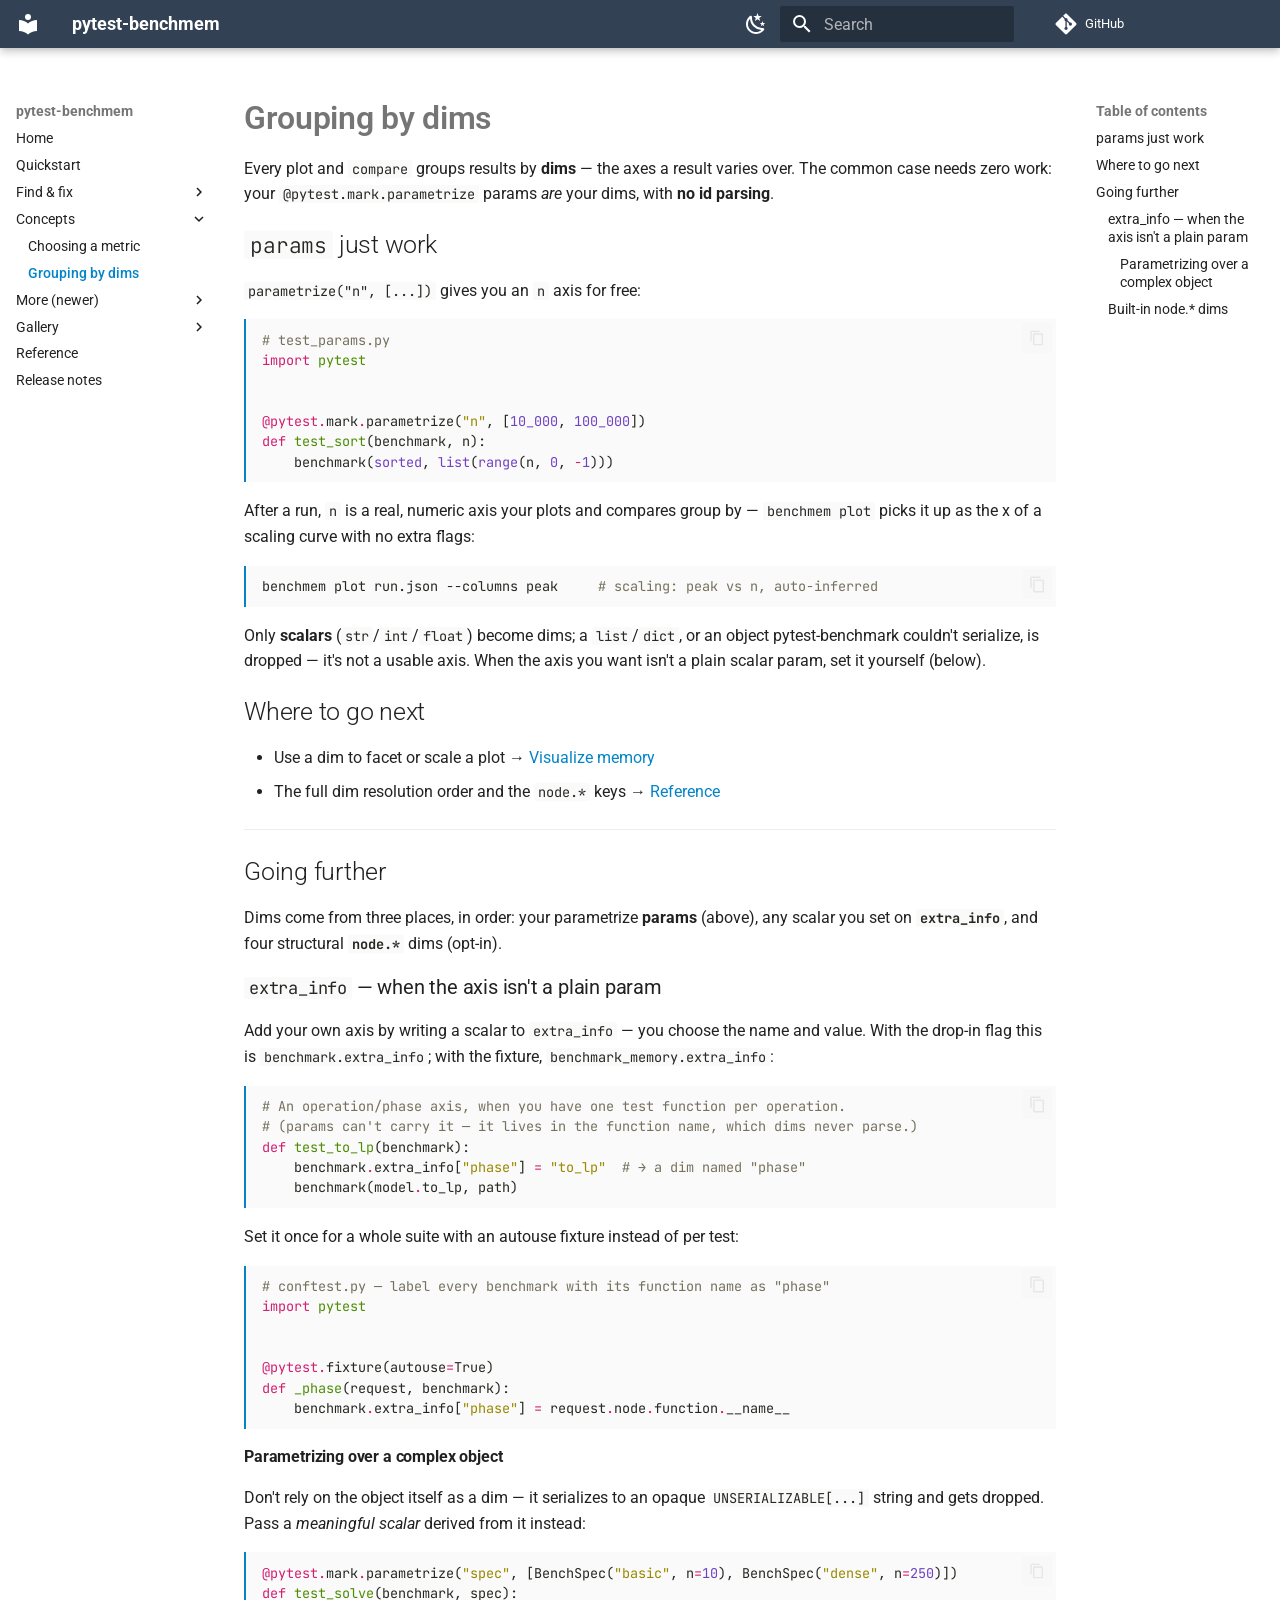
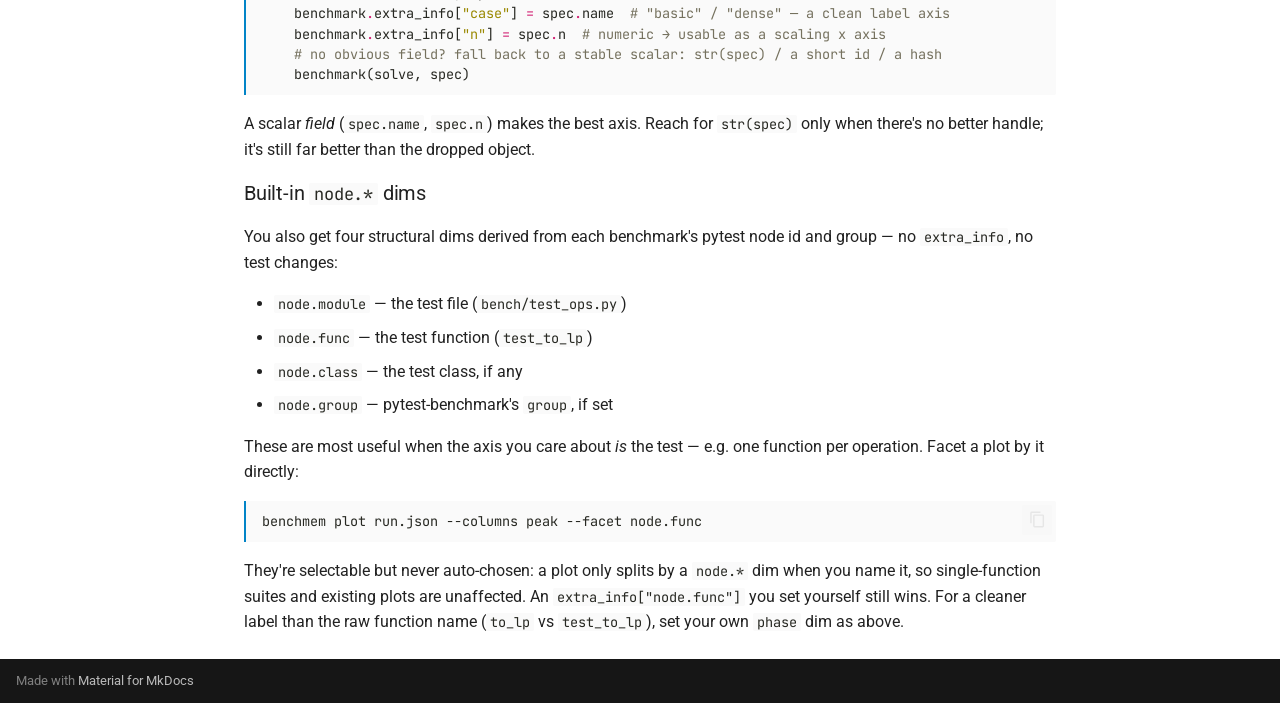
<file: dims/index.html>
<!doctype html>
<html lang="en" class="no-js">
  <head>
    
      <meta charset="utf-8">
      <meta name="viewport" content="width=device-width,initial-scale=1">
      
        <meta name="description" content="The memory companion to pytest-benchmark — a memray peak-memory pass on the same test.">
      
      
      
        <link rel="canonical" href="https://pytest-benchmem.readthedocs.io/en/latest/dims/">
      
      
        <link rel="prev" href="../metrics/">
      
      
        <link rel="next" href="../catch-regressions/">
      
      
        
      
      
      <link rel="icon" href="../assets/images/favicon.png">
      <meta name="generator" content="mkdocs-1.6.1, mkdocs-material-9.7.7">
    
    
      
        <title>Grouping by dims - pytest-benchmem</title>
      
    
    
      <link rel="stylesheet" href="../assets/stylesheets/main.ec1eaa64.min.css">
      
        
        <link rel="stylesheet" href="../assets/stylesheets/palette.ab4e12ef.min.css">
      
      


    
    
      
    
    
      
        
        
        <link rel="preconnect" href="https://fonts.gstatic.com" crossorigin>
        <link rel="stylesheet" href="https://fonts.googleapis.com/css?family=Roboto:300,300i,400,400i,700,700i%7CJetBrains+Mono:400,400i,700,700i&display=fallback">
        <style>:root{--md-text-font:"Roboto";--md-code-font:"JetBrains Mono"}</style>
      
    
    
      <link rel="stylesheet" href="../assets/_mkdocstrings.css">
    
      <link rel="stylesheet" href="../stylesheets/extra.css">
    
      <link rel="stylesheet" href="../termynal.css">
    
    <script>__md_scope=new URL("..",location),__md_hash=e=>[...e].reduce(((e,_)=>(e<<5)-e+_.charCodeAt(0)),0),__md_get=(e,_=localStorage,t=__md_scope)=>JSON.parse(_.getItem(t.pathname+"."+e)),__md_set=(e,_,t=localStorage,a=__md_scope)=>{try{t.setItem(a.pathname+"."+e,JSON.stringify(_))}catch(e){}}</script>
    
      

    
    
  </head>
  
  
    
    
      
    
    
    
    
    <body dir="ltr" data-md-color-scheme="default" data-md-color-primary="custom" data-md-color-accent="custom">
  
    
    <input class="md-toggle" data-md-toggle="drawer" type="checkbox" id="__drawer" autocomplete="off">
    <input class="md-toggle" data-md-toggle="search" type="checkbox" id="__search" autocomplete="off">
    <label class="md-overlay" for="__drawer"></label>
    <div data-md-component="skip">
      
        
        <a href="#grouping-by-dims" class="md-skip">
          Skip to content
        </a>
      
    </div>
    <div data-md-component="announce">
      
    </div>
    
    
      

  

<header class="md-header md-header--shadow" data-md-component="header">
  <nav class="md-header__inner md-grid" aria-label="Header">
    <a href=".." title="pytest-benchmem" class="md-header__button md-logo" aria-label="pytest-benchmem" data-md-component="logo">
      
  
  <svg xmlns="http://www.w3.org/2000/svg" viewBox="0 0 24 24"><path d="M12 8a3 3 0 0 0 3-3 3 3 0 0 0-3-3 3 3 0 0 0-3 3 3 3 0 0 0 3 3m0 3.54C9.64 9.35 6.5 8 3 8v11c3.5 0 6.64 1.35 9 3.54 2.36-2.19 5.5-3.54 9-3.54V8c-3.5 0-6.64 1.35-9 3.54"/></svg>

    </a>
    <label class="md-header__button md-icon" for="__drawer">
      
      <svg xmlns="http://www.w3.org/2000/svg" viewBox="0 0 24 24"><path d="M3 6h18v2H3zm0 5h18v2H3zm0 5h18v2H3z"/></svg>
    </label>
    <div class="md-header__title" data-md-component="header-title">
      <div class="md-header__ellipsis">
        <div class="md-header__topic">
          <span class="md-ellipsis">
            pytest-benchmem
          </span>
        </div>
        <div class="md-header__topic" data-md-component="header-topic">
          <span class="md-ellipsis">
            
              Grouping by dims
            
          </span>
        </div>
      </div>
    </div>
    
      
        <form class="md-header__option" data-md-component="palette">
  
    
    
    
    <input class="md-option" data-md-color-media="" data-md-color-scheme="default" data-md-color-primary="custom" data-md-color-accent="custom"  aria-label="Dark mode"  type="radio" name="__palette" id="__palette_0">
    
      <label class="md-header__button md-icon" title="Dark mode" for="__palette_1" hidden>
        <svg xmlns="http://www.w3.org/2000/svg" viewBox="0 0 24 24"><path d="m17.75 4.09-2.53 1.94.91 3.06-2.63-1.81-2.63 1.81.91-3.06-2.53-1.94L12.44 4l1.06-3 1.06 3zm3.5 6.91-1.64 1.25.59 1.98-1.7-1.17-1.7 1.17.59-1.98L15.75 11l2.06-.05L18.5 9l.69 1.95zm-2.28 4.95c.83-.08 1.72 1.1 1.19 1.85-.32.45-.66.87-1.08 1.27C15.17 23 8.84 23 4.94 19.07c-3.91-3.9-3.91-10.24 0-14.14.4-.4.82-.76 1.27-1.08.75-.53 1.93.36 1.85 1.19-.27 2.86.69 5.83 2.89 8.02a9.96 9.96 0 0 0 8.02 2.89m-1.64 2.02a12.08 12.08 0 0 1-7.8-3.47c-2.17-2.19-3.33-5-3.49-7.82-2.81 3.14-2.7 7.96.31 10.98 3.02 3.01 7.84 3.12 10.98.31"/></svg>
      </label>
    
  
    
    
    
    <input class="md-option" data-md-color-media="" data-md-color-scheme="slate" data-md-color-primary="custom" data-md-color-accent="custom"  aria-label="Light mode"  type="radio" name="__palette" id="__palette_1">
    
      <label class="md-header__button md-icon" title="Light mode" for="__palette_0" hidden>
        <svg xmlns="http://www.w3.org/2000/svg" viewBox="0 0 24 24"><path d="M12 7a5 5 0 0 1 5 5 5 5 0 0 1-5 5 5 5 0 0 1-5-5 5 5 0 0 1 5-5m0 2a3 3 0 0 0-3 3 3 3 0 0 0 3 3 3 3 0 0 0 3-3 3 3 0 0 0-3-3m0-7 2.39 3.42C13.65 5.15 12.84 5 12 5s-1.65.15-2.39.42zM3.34 7l4.16-.35A7.2 7.2 0 0 0 5.94 8.5c-.44.74-.69 1.5-.83 2.29zm.02 10 1.76-3.77a7.131 7.131 0 0 0 2.38 4.14zM20.65 7l-1.77 3.79a7.02 7.02 0 0 0-2.38-4.15zm-.01 10-4.14.36c.59-.51 1.12-1.14 1.54-1.86.42-.73.69-1.5.83-2.29zM12 22l-2.41-3.44c.74.27 1.55.44 2.41.44.82 0 1.63-.17 2.37-.44z"/></svg>
      </label>
    
  
</form>
      
    
    
      <script>var palette=__md_get("__palette");if(palette&&palette.color){if("(prefers-color-scheme)"===palette.color.media){var media=matchMedia("(prefers-color-scheme: light)"),input=document.querySelector(media.matches?"[data-md-color-media='(prefers-color-scheme: light)']":"[data-md-color-media='(prefers-color-scheme: dark)']");palette.color.media=input.getAttribute("data-md-color-media"),palette.color.scheme=input.getAttribute("data-md-color-scheme"),palette.color.primary=input.getAttribute("data-md-color-primary"),palette.color.accent=input.getAttribute("data-md-color-accent")}for(var[key,value]of Object.entries(palette.color))document.body.setAttribute("data-md-color-"+key,value)}</script>
    
    
    
      
      
        <label class="md-header__button md-icon" for="__search">
          
          <svg xmlns="http://www.w3.org/2000/svg" viewBox="0 0 24 24"><path d="M9.5 3A6.5 6.5 0 0 1 16 9.5c0 1.61-.59 3.09-1.56 4.23l.27.27h.79l5 5-1.5 1.5-5-5v-.79l-.27-.27A6.52 6.52 0 0 1 9.5 16 6.5 6.5 0 0 1 3 9.5 6.5 6.5 0 0 1 9.5 3m0 2C7 5 5 7 5 9.5S7 14 9.5 14 14 12 14 9.5 12 5 9.5 5"/></svg>
        </label>
        <div class="md-search" data-md-component="search" role="dialog">
  <label class="md-search__overlay" for="__search"></label>
  <div class="md-search__inner" role="search">
    <form class="md-search__form" name="search">
      <input type="text" class="md-search__input" name="query" aria-label="Search" placeholder="Search" autocapitalize="off" autocorrect="off" autocomplete="off" spellcheck="false" data-md-component="search-query" required>
      <label class="md-search__icon md-icon" for="__search">
        
        <svg xmlns="http://www.w3.org/2000/svg" viewBox="0 0 24 24"><path d="M9.5 3A6.5 6.5 0 0 1 16 9.5c0 1.61-.59 3.09-1.56 4.23l.27.27h.79l5 5-1.5 1.5-5-5v-.79l-.27-.27A6.52 6.52 0 0 1 9.5 16 6.5 6.5 0 0 1 3 9.5 6.5 6.5 0 0 1 9.5 3m0 2C7 5 5 7 5 9.5S7 14 9.5 14 14 12 14 9.5 12 5 9.5 5"/></svg>
        
        <svg xmlns="http://www.w3.org/2000/svg" viewBox="0 0 24 24"><path d="M20 11v2H8l5.5 5.5-1.42 1.42L4.16 12l7.92-7.92L13.5 5.5 8 11z"/></svg>
      </label>
      <nav class="md-search__options" aria-label="Search">
        
        <button type="reset" class="md-search__icon md-icon" title="Clear" aria-label="Clear" tabindex="-1">
          
          <svg xmlns="http://www.w3.org/2000/svg" viewBox="0 0 24 24"><path d="M19 6.41 17.59 5 12 10.59 6.41 5 5 6.41 10.59 12 5 17.59 6.41 19 12 13.41 17.59 19 19 17.59 13.41 12z"/></svg>
        </button>
      </nav>
      
        <div class="md-search__suggest" data-md-component="search-suggest"></div>
      
    </form>
    <div class="md-search__output">
      <div class="md-search__scrollwrap" tabindex="0" data-md-scrollfix>
        <div class="md-search-result" data-md-component="search-result">
          <div class="md-search-result__meta">
            Initializing search
          </div>
          <ol class="md-search-result__list" role="presentation"></ol>
        </div>
      </div>
    </div>
  </div>
</div>
      
    
    
      <div class="md-header__source">
        <a href="https://github.com/fluxopt/pytest-benchmem" title="Go to repository" class="md-source" data-md-component="source">
  <div class="md-source__icon md-icon">
    
    <svg xmlns="http://www.w3.org/2000/svg" viewBox="0 0 448 512"><!--! Font Awesome Free 7.1.0 by @fontawesome - https://fontawesome.com License - https://fontawesome.com/license/free (Icons: CC BY 4.0, Fonts: SIL OFL 1.1, Code: MIT License) Copyright 2025 Fonticons, Inc.--><path d="M439.6 236.1 244 40.5c-5.4-5.5-12.8-8.5-20.4-8.5s-15 3-20.4 8.4L162.5 81l51.5 51.5c27.1-9.1 52.7 16.8 43.4 43.7l49.7 49.7c34.2-11.8 61.2 31 35.5 56.7-26.5 26.5-70.2-2.9-56-37.3L240.3 199v121.9c25.3 12.5 22.3 41.8 9.1 55-6.4 6.4-15.2 10.1-24.3 10.1s-17.8-3.6-24.3-10.1c-17.6-17.6-11.1-46.9 11.2-56v-123c-20.8-8.5-24.6-30.7-18.6-45L142.6 101 8.5 235.1C3 240.6 0 247.9 0 255.5s3 15 8.5 20.4l195.6 195.7c5.4 5.4 12.7 8.4 20.4 8.4s15-3 20.4-8.4l194.7-194.7c5.4-5.4 8.4-12.8 8.4-20.4s-3-15-8.4-20.4"/></svg>
  </div>
  <div class="md-source__repository">
    GitHub
  </div>
</a>
      </div>
    
  </nav>
  
</header>
    
    <div class="md-container" data-md-component="container">
      
      
        
          
        
      
      <main class="md-main" data-md-component="main">
        <div class="md-main__inner md-grid">
          
            
              
              <div class="md-sidebar md-sidebar--primary" data-md-component="sidebar" data-md-type="navigation" >
                <div class="md-sidebar__scrollwrap">
                  <div class="md-sidebar__inner">
                    



<nav class="md-nav md-nav--primary" aria-label="Navigation" data-md-level="0">
  <label class="md-nav__title" for="__drawer">
    <a href=".." title="pytest-benchmem" class="md-nav__button md-logo" aria-label="pytest-benchmem" data-md-component="logo">
      
  
  <svg xmlns="http://www.w3.org/2000/svg" viewBox="0 0 24 24"><path d="M12 8a3 3 0 0 0 3-3 3 3 0 0 0-3-3 3 3 0 0 0-3 3 3 3 0 0 0 3 3m0 3.54C9.64 9.35 6.5 8 3 8v11c3.5 0 6.64 1.35 9 3.54 2.36-2.19 5.5-3.54 9-3.54V8c-3.5 0-6.64 1.35-9 3.54"/></svg>

    </a>
    pytest-benchmem
  </label>
  
    <div class="md-nav__source">
      <a href="https://github.com/fluxopt/pytest-benchmem" title="Go to repository" class="md-source" data-md-component="source">
  <div class="md-source__icon md-icon">
    
    <svg xmlns="http://www.w3.org/2000/svg" viewBox="0 0 448 512"><!--! Font Awesome Free 7.1.0 by @fontawesome - https://fontawesome.com License - https://fontawesome.com/license/free (Icons: CC BY 4.0, Fonts: SIL OFL 1.1, Code: MIT License) Copyright 2025 Fonticons, Inc.--><path d="M439.6 236.1 244 40.5c-5.4-5.5-12.8-8.5-20.4-8.5s-15 3-20.4 8.4L162.5 81l51.5 51.5c27.1-9.1 52.7 16.8 43.4 43.7l49.7 49.7c34.2-11.8 61.2 31 35.5 56.7-26.5 26.5-70.2-2.9-56-37.3L240.3 199v121.9c25.3 12.5 22.3 41.8 9.1 55-6.4 6.4-15.2 10.1-24.3 10.1s-17.8-3.6-24.3-10.1c-17.6-17.6-11.1-46.9 11.2-56v-123c-20.8-8.5-24.6-30.7-18.6-45L142.6 101 8.5 235.1C3 240.6 0 247.9 0 255.5s3 15 8.5 20.4l195.6 195.7c5.4 5.4 12.7 8.4 20.4 8.4s15-3 20.4-8.4l194.7-194.7c5.4-5.4 8.4-12.8 8.4-20.4s-3-15-8.4-20.4"/></svg>
  </div>
  <div class="md-source__repository">
    GitHub
  </div>
</a>
    </div>
  
  <ul class="md-nav__list" data-md-scrollfix>
    
      
      
  
  
  
  
    <li class="md-nav__item">
      <a href=".." class="md-nav__link">
        
  
  
  <span class="md-ellipsis">
    
  
    Home
  

    
  </span>
  
  

      </a>
    </li>
  

    
      
      
  
  
  
  
    <li class="md-nav__item">
      <a href="../getting-started/" class="md-nav__link">
        
  
  
  <span class="md-ellipsis">
    
  
    Quickstart
  

    
  </span>
  
  

      </a>
    </li>
  

    
      
      
  
  
  
  
    
    
    
    
    
    <li class="md-nav__item md-nav__item--nested">
      
        
        
        <input class="md-nav__toggle md-toggle " type="checkbox" id="__nav_3" >
        
          
          <label class="md-nav__link" for="__nav_3" id="__nav_3_label" tabindex="0">
            
  
  
  <span class="md-ellipsis">
    
  
    Find & fix
  

    
  </span>
  
  

            <span class="md-nav__icon md-icon"></span>
          </label>
        
        <nav class="md-nav" data-md-level="1" aria-labelledby="__nav_3_label" aria-expanded="false">
          <label class="md-nav__title" for="__nav_3">
            <span class="md-nav__icon md-icon"></span>
            
  
    Find & fix
  

          </label>
          <ul class="md-nav__list" data-md-scrollfix>
            
              
                
  
  
  
  
    <li class="md-nav__item">
      <a href="../profiling/" class="md-nav__link">
        
  
  
  <span class="md-ellipsis">
    
  
    Find where memory goes
  

    
  </span>
  
  

      </a>
    </li>
  

              
            
              
                
  
  
  
  
    <li class="md-nav__item">
      <a href="../compare-runs/" class="md-nav__link">
        
  
  
  <span class="md-ellipsis">
    
  
    Compare two runs
  

    
  </span>
  
  

      </a>
    </li>
  

              
            
          </ul>
        </nav>
      
    </li>
  

    
      
      
  
  
    
  
  
  
    
    
    
    
    
    <li class="md-nav__item md-nav__item--active md-nav__item--nested">
      
        
        
        <input class="md-nav__toggle md-toggle " type="checkbox" id="__nav_4" checked>
        
          
          <label class="md-nav__link" for="__nav_4" id="__nav_4_label" tabindex="0">
            
  
  
  <span class="md-ellipsis">
    
  
    Concepts
  

    
  </span>
  
  

            <span class="md-nav__icon md-icon"></span>
          </label>
        
        <nav class="md-nav" data-md-level="1" aria-labelledby="__nav_4_label" aria-expanded="true">
          <label class="md-nav__title" for="__nav_4">
            <span class="md-nav__icon md-icon"></span>
            
  
    Concepts
  

          </label>
          <ul class="md-nav__list" data-md-scrollfix>
            
              
                
  
  
  
  
    <li class="md-nav__item">
      <a href="../metrics/" class="md-nav__link">
        
  
  
  <span class="md-ellipsis">
    
  
    Choosing a metric
  

    
  </span>
  
  

      </a>
    </li>
  

              
            
              
                
  
  
    
  
  
  
    <li class="md-nav__item md-nav__item--active">
      
      <input class="md-nav__toggle md-toggle" type="checkbox" id="__toc">
      
      
        
      
      
        <label class="md-nav__link md-nav__link--active" for="__toc">
          
  
  
  <span class="md-ellipsis">
    
  
    Grouping by dims
  

    
  </span>
  
  

          <span class="md-nav__icon md-icon"></span>
        </label>
      
      <a href="./" class="md-nav__link md-nav__link--active">
        
  
  
  <span class="md-ellipsis">
    
  
    Grouping by dims
  

    
  </span>
  
  

      </a>
      
        

<nav class="md-nav md-nav--secondary" aria-label="Table of contents">
  
  
  
    
  
  
    <label class="md-nav__title" for="__toc">
      <span class="md-nav__icon md-icon"></span>
      Table of contents
    </label>
    <ul class="md-nav__list" data-md-component="toc" data-md-scrollfix>
      
        <li class="md-nav__item">
  <a href="#params-just-work" class="md-nav__link">
    <span class="md-ellipsis">
      
        params just work
      
    </span>
  </a>
  
</li>
      
        <li class="md-nav__item">
  <a href="#where-to-go-next" class="md-nav__link">
    <span class="md-ellipsis">
      
        Where to go next
      
    </span>
  </a>
  
</li>
      
        <li class="md-nav__item">
  <a href="#going-further" class="md-nav__link">
    <span class="md-ellipsis">
      
        Going further
      
    </span>
  </a>
  
    <nav class="md-nav" aria-label="Going further">
      <ul class="md-nav__list">
        
          <li class="md-nav__item">
  <a href="#extra_info-when-the-axis-isnt-a-plain-param" class="md-nav__link">
    <span class="md-ellipsis">
      
        extra_info — when the axis isn't a plain param
      
    </span>
  </a>
  
    <nav class="md-nav" aria-label="extra_info — when the axis isn&#39;t a plain param">
      <ul class="md-nav__list">
        
          <li class="md-nav__item">
  <a href="#parametrizing-over-a-complex-object" class="md-nav__link">
    <span class="md-ellipsis">
      
        Parametrizing over a complex object
      
    </span>
  </a>
  
</li>
        
      </ul>
    </nav>
  
</li>
        
          <li class="md-nav__item">
  <a href="#built-in-node-dims" class="md-nav__link">
    <span class="md-ellipsis">
      
        Built-in node.* dims
      
    </span>
  </a>
  
</li>
        
      </ul>
    </nav>
  
</li>
      
    </ul>
  
</nav>
      
    </li>
  

              
            
          </ul>
        </nav>
      
    </li>
  

    
      
      
  
  
  
  
    
    
    
    
    
    <li class="md-nav__item md-nav__item--nested">
      
        
        
        <input class="md-nav__toggle md-toggle " type="checkbox" id="__nav_5" >
        
          
          <label class="md-nav__link" for="__nav_5" id="__nav_5_label" tabindex="0">
            
  
  
  <span class="md-ellipsis">
    
  
    More (newer)
  

    
  </span>
  
  

            <span class="md-nav__icon md-icon"></span>
          </label>
        
        <nav class="md-nav" data-md-level="1" aria-labelledby="__nav_5_label" aria-expanded="false">
          <label class="md-nav__title" for="__nav_5">
            <span class="md-nav__icon md-icon"></span>
            
  
    More (newer)
  

          </label>
          <ul class="md-nav__list" data-md-scrollfix>
            
              
                
  
  
  
  
    <li class="md-nav__item">
      <a href="../catch-regressions/" class="md-nav__link">
        
  
  
  <span class="md-ellipsis">
    
  
    Catch regressions in CI
  

    
  </span>
  
  

      </a>
    </li>
  

              
            
              
                
  
  
  
  
    <li class="md-nav__item">
      <a href="../visualize/" class="md-nav__link">
        
  
  
  <span class="md-ellipsis">
    
  
    Visualize memory
  

    
  </span>
  
  

      </a>
    </li>
  

              
            
              
                
  
  
  
  
    <li class="md-nav__item">
      <a href="../sweeps/" class="md-nav__link">
        
  
  
  <span class="md-ellipsis">
    
  
    Compare across versions
  

    
  </span>
  
  

      </a>
    </li>
  

              
            
          </ul>
        </nav>
      
    </li>
  

    
      
      
  
  
  
  
    
    
    
    
    
    <li class="md-nav__item md-nav__item--nested">
      
        
        
        <input class="md-nav__toggle md-toggle " type="checkbox" id="__nav_6" >
        
          
          <label class="md-nav__link" for="__nav_6" id="__nav_6_label" tabindex="0">
            
  
  
  <span class="md-ellipsis">
    
  
    Gallery
  

    
  </span>
  
  

            <span class="md-nav__icon md-icon"></span>
          </label>
        
        <nav class="md-nav" data-md-level="1" aria-labelledby="__nav_6_label" aria-expanded="false">
          <label class="md-nav__title" for="__nav_6">
            <span class="md-nav__icon md-icon"></span>
            
  
    Gallery
  

          </label>
          <ul class="md-nav__list" data-md-scrollfix>
            
              
                
  
  
  
  
    <li class="md-nav__item">
      <a href="../gallery/linopy-memory.ipynb" class="md-nav__link">
        
  
  
  <span class="md-ellipsis">
    
  
    linopy: reuse your CodSpeed benchmarks locally
  

    
  </span>
  
  

      </a>
    </li>
  

              
            
          </ul>
        </nav>
      
    </li>
  

    
      
      
  
  
  
  
    <li class="md-nav__item">
      <a href="../reference/" class="md-nav__link">
        
  
  
  <span class="md-ellipsis">
    
  
    Reference
  

    
  </span>
  
  

      </a>
    </li>
  

    
      
      
  
  
  
  
    <li class="md-nav__item">
      <a href="../changelog/" class="md-nav__link">
        
  
  
  <span class="md-ellipsis">
    
  
    Release notes
  

    
  </span>
  
  

      </a>
    </li>
  

    
  </ul>
</nav>
                  </div>
                </div>
              </div>
            
            
              
              <div class="md-sidebar md-sidebar--secondary" data-md-component="sidebar" data-md-type="toc" >
                <div class="md-sidebar__scrollwrap">
                  <div class="md-sidebar__inner">
                    

<nav class="md-nav md-nav--secondary" aria-label="Table of contents">
  
  
  
    
  
  
    <label class="md-nav__title" for="__toc">
      <span class="md-nav__icon md-icon"></span>
      Table of contents
    </label>
    <ul class="md-nav__list" data-md-component="toc" data-md-scrollfix>
      
        <li class="md-nav__item">
  <a href="#params-just-work" class="md-nav__link">
    <span class="md-ellipsis">
      
        params just work
      
    </span>
  </a>
  
</li>
      
        <li class="md-nav__item">
  <a href="#where-to-go-next" class="md-nav__link">
    <span class="md-ellipsis">
      
        Where to go next
      
    </span>
  </a>
  
</li>
      
        <li class="md-nav__item">
  <a href="#going-further" class="md-nav__link">
    <span class="md-ellipsis">
      
        Going further
      
    </span>
  </a>
  
    <nav class="md-nav" aria-label="Going further">
      <ul class="md-nav__list">
        
          <li class="md-nav__item">
  <a href="#extra_info-when-the-axis-isnt-a-plain-param" class="md-nav__link">
    <span class="md-ellipsis">
      
        extra_info — when the axis isn't a plain param
      
    </span>
  </a>
  
    <nav class="md-nav" aria-label="extra_info — when the axis isn&#39;t a plain param">
      <ul class="md-nav__list">
        
          <li class="md-nav__item">
  <a href="#parametrizing-over-a-complex-object" class="md-nav__link">
    <span class="md-ellipsis">
      
        Parametrizing over a complex object
      
    </span>
  </a>
  
</li>
        
      </ul>
    </nav>
  
</li>
        
          <li class="md-nav__item">
  <a href="#built-in-node-dims" class="md-nav__link">
    <span class="md-ellipsis">
      
        Built-in node.* dims
      
    </span>
  </a>
  
</li>
        
      </ul>
    </nav>
  
</li>
      
    </ul>
  
</nav>
                  </div>
                </div>
              </div>
            
          
          
            <div class="md-content" data-md-component="content">
              
              <article class="md-content__inner md-typeset">
                
                  


  
  


<h1 id="grouping-by-dims">Grouping by dims<a class="headerlink" href="#grouping-by-dims" title="Permanent link">&para;</a></h1>
<p>Every plot and <code>compare</code> groups results by <strong>dims</strong> — the axes a result varies over. The
common case needs zero work: your <code>@pytest.mark.parametrize</code> params <em>are</em> your dims, with
<strong>no id parsing</strong>.</p>
<h2 id="params-just-work"><code>params</code> just work<a class="headerlink" href="#params-just-work" title="Permanent link">&para;</a></h2>
<p><code>parametrize("n", [...])</code> gives you an <code>n</code> axis for free:</p>
<div class="highlight"><pre><span></span><code><a id="__codelineno-0-1" name="__codelineno-0-1" href="#__codelineno-0-1"></a><span class="c1"># test_params.py</span>
<a id="__codelineno-0-2" name="__codelineno-0-2" href="#__codelineno-0-2"></a><span class="kn">import</span><span class="w"> </span><span class="nn">pytest</span>
<a id="__codelineno-0-3" name="__codelineno-0-3" href="#__codelineno-0-3"></a>
<a id="__codelineno-0-4" name="__codelineno-0-4" href="#__codelineno-0-4"></a>
<a id="__codelineno-0-5" name="__codelineno-0-5" href="#__codelineno-0-5"></a><span class="nd">@pytest</span><span class="o">.</span><span class="n">mark</span><span class="o">.</span><span class="n">parametrize</span><span class="p">(</span><span class="s2">&quot;n&quot;</span><span class="p">,</span> <span class="p">[</span><span class="mi">10_000</span><span class="p">,</span> <span class="mi">100_000</span><span class="p">])</span>
<a id="__codelineno-0-6" name="__codelineno-0-6" href="#__codelineno-0-6"></a><span class="k">def</span><span class="w"> </span><span class="nf">test_sort</span><span class="p">(</span><span class="n">benchmark</span><span class="p">,</span> <span class="n">n</span><span class="p">):</span>
<a id="__codelineno-0-7" name="__codelineno-0-7" href="#__codelineno-0-7"></a>    <span class="n">benchmark</span><span class="p">(</span><span class="nb">sorted</span><span class="p">,</span> <span class="nb">list</span><span class="p">(</span><span class="nb">range</span><span class="p">(</span><span class="n">n</span><span class="p">,</span> <span class="mi">0</span><span class="p">,</span> <span class="o">-</span><span class="mi">1</span><span class="p">)))</span>
</code></pre></div>
<p>After a run, <code>n</code> is a real, numeric axis your plots and compares group by — <code>benchmem plot</code>
picks it up as the x of a scaling curve with no extra flags:</p>
<div class="highlight"><pre><span></span><code><a id="__codelineno-1-1" name="__codelineno-1-1" href="#__codelineno-1-1"></a>benchmem<span class="w"> </span>plot<span class="w"> </span>run.json<span class="w"> </span>--columns<span class="w"> </span>peak<span class="w">     </span><span class="c1"># scaling: peak vs n, auto-inferred</span>
</code></pre></div>
<p>Only <strong>scalars</strong> (<code>str</code>/<code>int</code>/<code>float</code>) become dims; a <code>list</code>/<code>dict</code>, or an object
pytest-benchmark couldn't serialize, is dropped — it's not a usable axis. When the axis you
want isn't a plain scalar param, set it yourself (below).</p>
<h2 id="where-to-go-next">Where to go next<a class="headerlink" href="#where-to-go-next" title="Permanent link">&para;</a></h2>
<ul>
<li>Use a dim to facet or scale a plot → <a href="../visualize/">Visualize memory</a></li>
<li>The full dim resolution order and the <code>node.*</code> keys → <a href="../reference/">Reference</a></li>
</ul>
<hr />
<h2 id="going-further">Going further<a class="headerlink" href="#going-further" title="Permanent link">&para;</a></h2>
<p>Dims come from three places, in order: your parametrize <strong>params</strong> (above), any scalar you
set on <strong><code>extra_info</code></strong>, and four structural <strong><code>node.*</code></strong> dims (opt-in).</p>
<h3 id="extra_info-when-the-axis-isnt-a-plain-param"><code>extra_info</code> — when the axis isn't a plain param<a class="headerlink" href="#extra_info-when-the-axis-isnt-a-plain-param" title="Permanent link">&para;</a></h3>
<p>Add your own axis by writing a scalar to <code>extra_info</code> — you choose the name and value. With
the drop-in flag this is <code>benchmark.extra_info</code>; with the fixture, <code>benchmark_memory.extra_info</code>:</p>
<div class="highlight"><pre><span></span><code><a id="__codelineno-2-1" name="__codelineno-2-1" href="#__codelineno-2-1"></a><span class="c1"># An operation/phase axis, when you have one test function per operation.</span>
<a id="__codelineno-2-2" name="__codelineno-2-2" href="#__codelineno-2-2"></a><span class="c1"># (params can&#39;t carry it — it lives in the function name, which dims never parse.)</span>
<a id="__codelineno-2-3" name="__codelineno-2-3" href="#__codelineno-2-3"></a><span class="k">def</span><span class="w"> </span><span class="nf">test_to_lp</span><span class="p">(</span><span class="n">benchmark</span><span class="p">):</span>
<a id="__codelineno-2-4" name="__codelineno-2-4" href="#__codelineno-2-4"></a>    <span class="n">benchmark</span><span class="o">.</span><span class="n">extra_info</span><span class="p">[</span><span class="s2">&quot;phase&quot;</span><span class="p">]</span> <span class="o">=</span> <span class="s2">&quot;to_lp&quot;</span>  <span class="c1"># → a dim named &quot;phase&quot;</span>
<a id="__codelineno-2-5" name="__codelineno-2-5" href="#__codelineno-2-5"></a>    <span class="n">benchmark</span><span class="p">(</span><span class="n">model</span><span class="o">.</span><span class="n">to_lp</span><span class="p">,</span> <span class="n">path</span><span class="p">)</span>
</code></pre></div>
<p>Set it once for a whole suite with an autouse fixture instead of per test:</p>
<div class="highlight"><pre><span></span><code><a id="__codelineno-3-1" name="__codelineno-3-1" href="#__codelineno-3-1"></a><span class="c1"># conftest.py — label every benchmark with its function name as &quot;phase&quot;</span>
<a id="__codelineno-3-2" name="__codelineno-3-2" href="#__codelineno-3-2"></a><span class="kn">import</span><span class="w"> </span><span class="nn">pytest</span>
<a id="__codelineno-3-3" name="__codelineno-3-3" href="#__codelineno-3-3"></a>
<a id="__codelineno-3-4" name="__codelineno-3-4" href="#__codelineno-3-4"></a>
<a id="__codelineno-3-5" name="__codelineno-3-5" href="#__codelineno-3-5"></a><span class="nd">@pytest</span><span class="o">.</span><span class="n">fixture</span><span class="p">(</span><span class="n">autouse</span><span class="o">=</span><span class="kc">True</span><span class="p">)</span>
<a id="__codelineno-3-6" name="__codelineno-3-6" href="#__codelineno-3-6"></a><span class="k">def</span><span class="w"> </span><span class="nf">_phase</span><span class="p">(</span><span class="n">request</span><span class="p">,</span> <span class="n">benchmark</span><span class="p">):</span>
<a id="__codelineno-3-7" name="__codelineno-3-7" href="#__codelineno-3-7"></a>    <span class="n">benchmark</span><span class="o">.</span><span class="n">extra_info</span><span class="p">[</span><span class="s2">&quot;phase&quot;</span><span class="p">]</span> <span class="o">=</span> <span class="n">request</span><span class="o">.</span><span class="n">node</span><span class="o">.</span><span class="n">function</span><span class="o">.</span><span class="vm">__name__</span>
</code></pre></div>
<h4 id="parametrizing-over-a-complex-object">Parametrizing over a complex object<a class="headerlink" href="#parametrizing-over-a-complex-object" title="Permanent link">&para;</a></h4>
<p>Don't rely on the object itself as a dim — it serializes to an opaque <code>UNSERIALIZABLE[...]</code>
string and gets dropped. Pass a <em>meaningful scalar</em> derived from it instead:</p>
<div class="highlight"><pre><span></span><code><a id="__codelineno-4-1" name="__codelineno-4-1" href="#__codelineno-4-1"></a><span class="nd">@pytest</span><span class="o">.</span><span class="n">mark</span><span class="o">.</span><span class="n">parametrize</span><span class="p">(</span><span class="s2">&quot;spec&quot;</span><span class="p">,</span> <span class="p">[</span><span class="n">BenchSpec</span><span class="p">(</span><span class="s2">&quot;basic&quot;</span><span class="p">,</span> <span class="n">n</span><span class="o">=</span><span class="mi">10</span><span class="p">),</span> <span class="n">BenchSpec</span><span class="p">(</span><span class="s2">&quot;dense&quot;</span><span class="p">,</span> <span class="n">n</span><span class="o">=</span><span class="mi">250</span><span class="p">)])</span>
<a id="__codelineno-4-2" name="__codelineno-4-2" href="#__codelineno-4-2"></a><span class="k">def</span><span class="w"> </span><span class="nf">test_solve</span><span class="p">(</span><span class="n">benchmark</span><span class="p">,</span> <span class="n">spec</span><span class="p">):</span>
<a id="__codelineno-4-3" name="__codelineno-4-3" href="#__codelineno-4-3"></a>    <span class="n">benchmark</span><span class="o">.</span><span class="n">extra_info</span><span class="p">[</span><span class="s2">&quot;case&quot;</span><span class="p">]</span> <span class="o">=</span> <span class="n">spec</span><span class="o">.</span><span class="n">name</span>  <span class="c1"># &quot;basic&quot; / &quot;dense&quot; — a clean label axis</span>
<a id="__codelineno-4-4" name="__codelineno-4-4" href="#__codelineno-4-4"></a>    <span class="n">benchmark</span><span class="o">.</span><span class="n">extra_info</span><span class="p">[</span><span class="s2">&quot;n&quot;</span><span class="p">]</span> <span class="o">=</span> <span class="n">spec</span><span class="o">.</span><span class="n">n</span>  <span class="c1"># numeric → usable as a scaling x axis</span>
<a id="__codelineno-4-5" name="__codelineno-4-5" href="#__codelineno-4-5"></a>    <span class="c1"># no obvious field? fall back to a stable scalar: str(spec) / a short id / a hash</span>
<a id="__codelineno-4-6" name="__codelineno-4-6" href="#__codelineno-4-6"></a>    <span class="n">benchmark</span><span class="p">(</span><span class="n">solve</span><span class="p">,</span> <span class="n">spec</span><span class="p">)</span>
</code></pre></div>
<p>A scalar <em>field</em> (<code>spec.name</code>, <code>spec.n</code>) makes the best axis. Reach for <code>str(spec)</code> only
when there's no better handle; it's still far better than the dropped object.</p>
<h3 id="built-in-node-dims">Built-in <code>node.*</code> dims<a class="headerlink" href="#built-in-node-dims" title="Permanent link">&para;</a></h3>
<p>You also get four structural dims derived from each benchmark's pytest node id and group —
no <code>extra_info</code>, no test changes:</p>
<ul>
<li><code>node.module</code> — the test file (<code>bench/test_ops.py</code>)</li>
<li><code>node.func</code> — the test function (<code>test_to_lp</code>)</li>
<li><code>node.class</code> — the test class, if any</li>
<li><code>node.group</code> — pytest-benchmark's <code>group</code>, if set</li>
</ul>
<p>These are most useful when the axis you care about <em>is</em> the test — e.g. one function per
operation. Facet a plot by it directly:</p>
<div class="highlight"><pre><span></span><code><a id="__codelineno-5-1" name="__codelineno-5-1" href="#__codelineno-5-1"></a>benchmem<span class="w"> </span>plot<span class="w"> </span>run.json<span class="w"> </span>--columns<span class="w"> </span>peak<span class="w"> </span>--facet<span class="w"> </span>node.func
</code></pre></div>
<p>They're selectable but never auto-chosen: a plot only splits by a <code>node.*</code> dim when you name
it, so single-function suites and existing plots are unaffected. An <code>extra_info["node.func"]</code>
you set yourself still wins. For a cleaner label than the raw function name (<code>to_lp</code> vs
<code>test_to_lp</code>), set your own <code>phase</code> dim as above.</p>












                
              </article>
            </div>
          
          
<script>var target=document.getElementById(location.hash.slice(1));target&&target.name&&(target.checked=target.name.startsWith("__tabbed_"))</script>
        </div>
        
          <button type="button" class="md-top md-icon" data-md-component="top" hidden>
  
  <svg xmlns="http://www.w3.org/2000/svg" viewBox="0 0 24 24"><path d="M13 20h-2V8l-5.5 5.5-1.42-1.42L12 4.16l7.92 7.92-1.42 1.42L13 8z"/></svg>
  Back to top
</button>
        
      </main>
      
        <footer class="md-footer">
  
  <div class="md-footer-meta md-typeset">
    <div class="md-footer-meta__inner md-grid">
      <div class="md-copyright">
  
  
    Made with
    <a href="https://squidfunk.github.io/mkdocs-material/" target="_blank" rel="noopener">
      Material for MkDocs
    </a>
  
</div>
      
    </div>
  </div>
</footer>
      
    </div>
    <div class="md-dialog" data-md-component="dialog">
      <div class="md-dialog__inner md-typeset"></div>
    </div>
    
    
    
      
      
      <script id="__config" type="application/json">{"annotate": null, "base": "..", "features": ["navigation.instant", "navigation.top", "toc.follow", "search.suggest", "search.highlight", "content.code.copy", "content.code.select"], "search": "../assets/javascripts/workers/search.2c215733.min.js", "tags": null, "translations": {"clipboard.copied": "Copied to clipboard", "clipboard.copy": "Copy to clipboard", "search.result.more.one": "1 more on this page", "search.result.more.other": "# more on this page", "search.result.none": "No matching documents", "search.result.one": "1 matching document", "search.result.other": "# matching documents", "search.result.placeholder": "Type to start searching", "search.result.term.missing": "Missing", "select.version": "Select version"}, "version": null}</script>
    
    
      <script src="../assets/javascripts/bundle.d7400e89.min.js"></script>
      
        <script src="../javascripts/notebook-prompts.js"></script>
      
        <script src="../termynal.js"></script>
      
    
  </body>
</html>
</file>
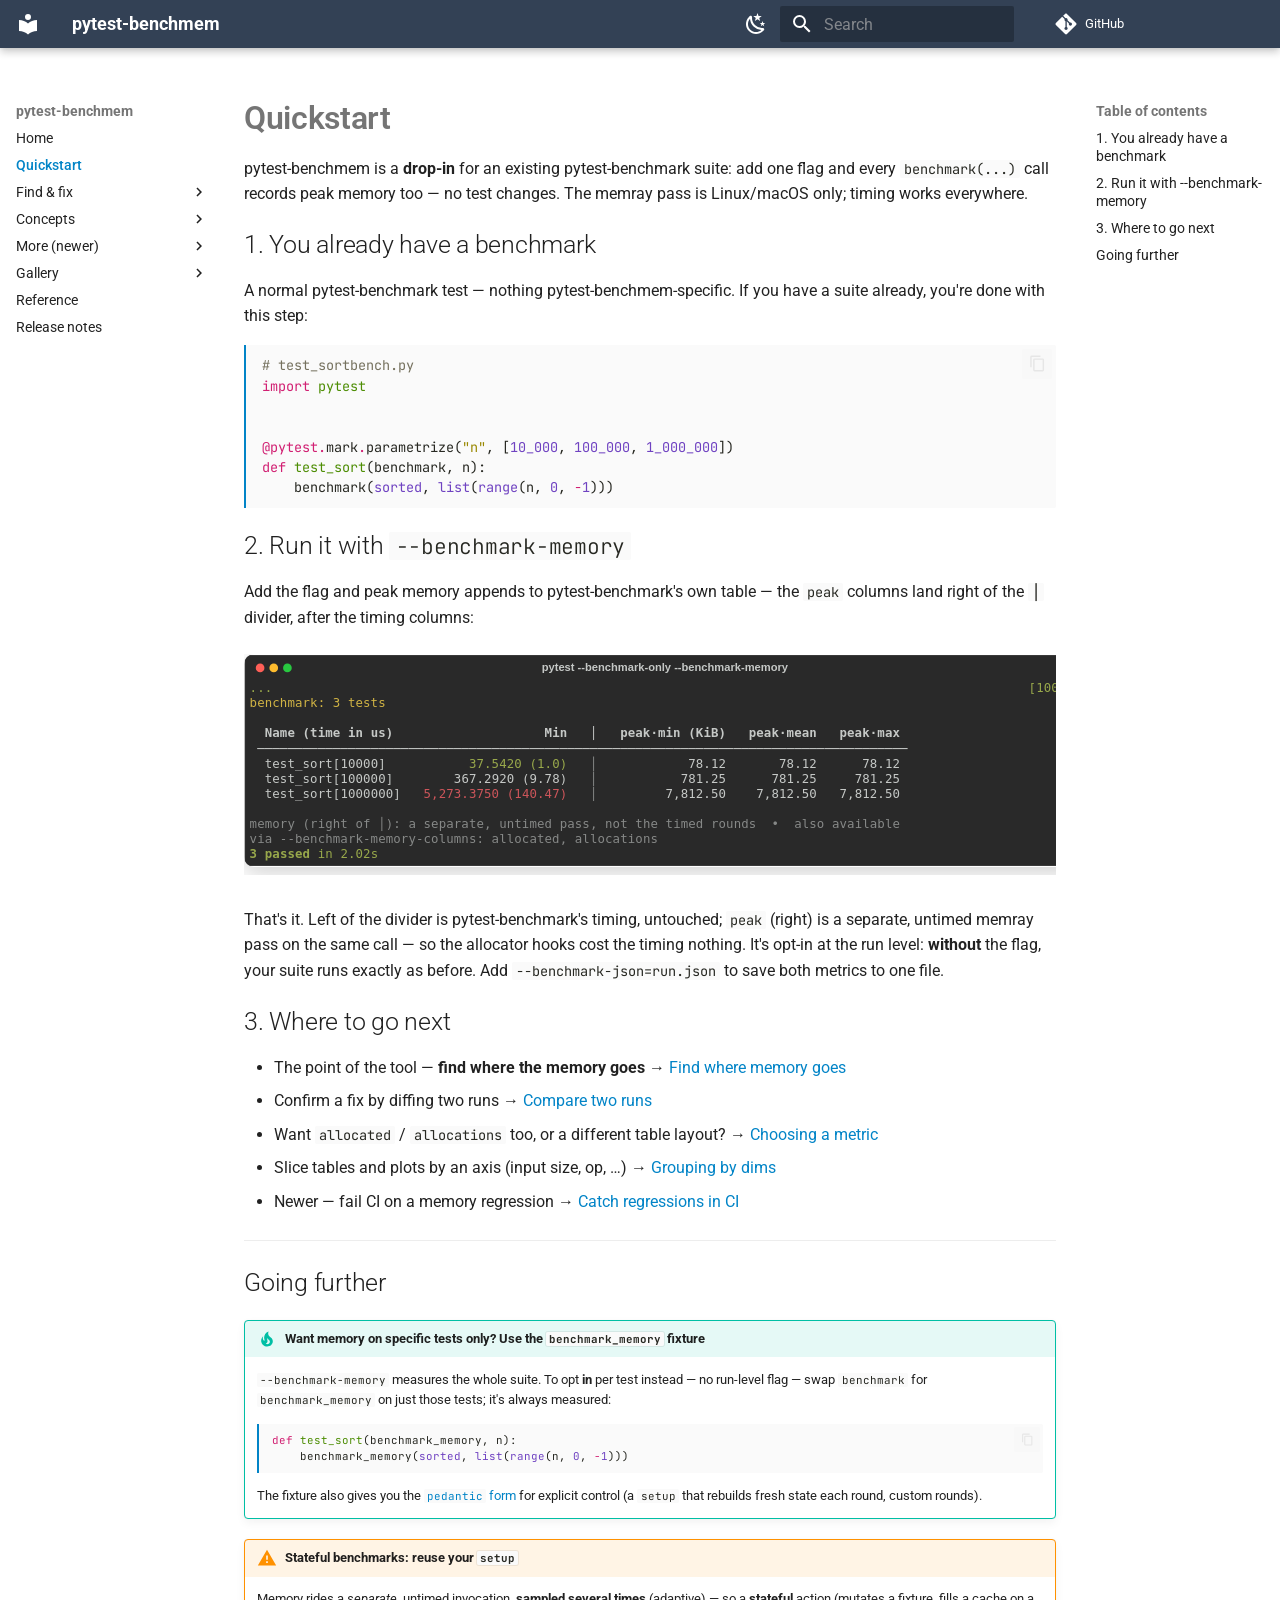
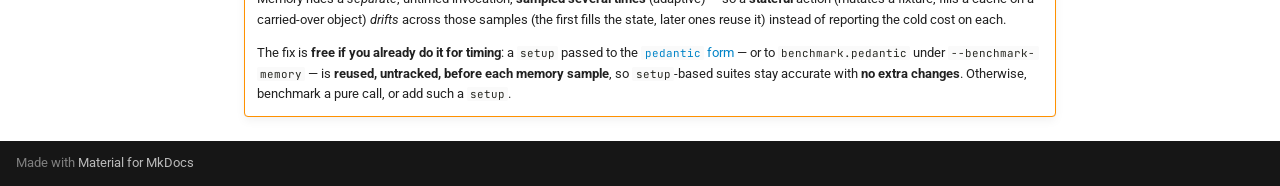
<file: getting-started/index.html>
<!doctype html>
<html lang="en" class="no-js">
  <head>
    
      <meta charset="utf-8">
      <meta name="viewport" content="width=device-width,initial-scale=1">
      
        <meta name="description" content="The memory companion to pytest-benchmark — a memray peak-memory pass on the same test.">
      
      
      
        <link rel="canonical" href="https://pytest-benchmem.readthedocs.io/en/latest/getting-started/">
      
      
        <link rel="prev" href="..">
      
      
        <link rel="next" href="../profiling/">
      
      
        
      
      
      <link rel="icon" href="../assets/images/favicon.png">
      <meta name="generator" content="mkdocs-1.6.1, mkdocs-material-9.7.7">
    
    
      
        <title>Quickstart - pytest-benchmem</title>
      
    
    
      <link rel="stylesheet" href="../assets/stylesheets/main.ec1eaa64.min.css">
      
        
        <link rel="stylesheet" href="../assets/stylesheets/palette.ab4e12ef.min.css">
      
      


    
    
      
    
    
      
        
        
        <link rel="preconnect" href="https://fonts.gstatic.com" crossorigin>
        <link rel="stylesheet" href="https://fonts.googleapis.com/css?family=Roboto:300,300i,400,400i,700,700i%7CJetBrains+Mono:400,400i,700,700i&display=fallback">
        <style>:root{--md-text-font:"Roboto";--md-code-font:"JetBrains Mono"}</style>
      
    
    
      <link rel="stylesheet" href="../assets/_mkdocstrings.css">
    
      <link rel="stylesheet" href="../stylesheets/extra.css">
    
      <link rel="stylesheet" href="../termynal.css">
    
    <script>__md_scope=new URL("..",location),__md_hash=e=>[...e].reduce(((e,_)=>(e<<5)-e+_.charCodeAt(0)),0),__md_get=(e,_=localStorage,t=__md_scope)=>JSON.parse(_.getItem(t.pathname+"."+e)),__md_set=(e,_,t=localStorage,a=__md_scope)=>{try{t.setItem(a.pathname+"."+e,JSON.stringify(_))}catch(e){}}</script>
    
      

    
    
  </head>
  
  
    
    
      
    
    
    
    
    <body dir="ltr" data-md-color-scheme="default" data-md-color-primary="custom" data-md-color-accent="custom">
  
    
    <input class="md-toggle" data-md-toggle="drawer" type="checkbox" id="__drawer" autocomplete="off">
    <input class="md-toggle" data-md-toggle="search" type="checkbox" id="__search" autocomplete="off">
    <label class="md-overlay" for="__drawer"></label>
    <div data-md-component="skip">
      
        
        <a href="#quickstart" class="md-skip">
          Skip to content
        </a>
      
    </div>
    <div data-md-component="announce">
      
    </div>
    
    
      

  

<header class="md-header md-header--shadow" data-md-component="header">
  <nav class="md-header__inner md-grid" aria-label="Header">
    <a href=".." title="pytest-benchmem" class="md-header__button md-logo" aria-label="pytest-benchmem" data-md-component="logo">
      
  
  <svg xmlns="http://www.w3.org/2000/svg" viewBox="0 0 24 24"><path d="M12 8a3 3 0 0 0 3-3 3 3 0 0 0-3-3 3 3 0 0 0-3 3 3 3 0 0 0 3 3m0 3.54C9.64 9.35 6.5 8 3 8v11c3.5 0 6.64 1.35 9 3.54 2.36-2.19 5.5-3.54 9-3.54V8c-3.5 0-6.64 1.35-9 3.54"/></svg>

    </a>
    <label class="md-header__button md-icon" for="__drawer">
      
      <svg xmlns="http://www.w3.org/2000/svg" viewBox="0 0 24 24"><path d="M3 6h18v2H3zm0 5h18v2H3zm0 5h18v2H3z"/></svg>
    </label>
    <div class="md-header__title" data-md-component="header-title">
      <div class="md-header__ellipsis">
        <div class="md-header__topic">
          <span class="md-ellipsis">
            pytest-benchmem
          </span>
        </div>
        <div class="md-header__topic" data-md-component="header-topic">
          <span class="md-ellipsis">
            
              Quickstart
            
          </span>
        </div>
      </div>
    </div>
    
      
        <form class="md-header__option" data-md-component="palette">
  
    
    
    
    <input class="md-option" data-md-color-media="" data-md-color-scheme="default" data-md-color-primary="custom" data-md-color-accent="custom"  aria-label="Dark mode"  type="radio" name="__palette" id="__palette_0">
    
      <label class="md-header__button md-icon" title="Dark mode" for="__palette_1" hidden>
        <svg xmlns="http://www.w3.org/2000/svg" viewBox="0 0 24 24"><path d="m17.75 4.09-2.53 1.94.91 3.06-2.63-1.81-2.63 1.81.91-3.06-2.53-1.94L12.44 4l1.06-3 1.06 3zm3.5 6.91-1.64 1.25.59 1.98-1.7-1.17-1.7 1.17.59-1.98L15.75 11l2.06-.05L18.5 9l.69 1.95zm-2.28 4.95c.83-.08 1.72 1.1 1.19 1.85-.32.45-.66.87-1.08 1.27C15.17 23 8.84 23 4.94 19.07c-3.91-3.9-3.91-10.24 0-14.14.4-.4.82-.76 1.27-1.08.75-.53 1.93.36 1.85 1.19-.27 2.86.69 5.83 2.89 8.02a9.96 9.96 0 0 0 8.02 2.89m-1.64 2.02a12.08 12.08 0 0 1-7.8-3.47c-2.17-2.19-3.33-5-3.49-7.82-2.81 3.14-2.7 7.96.31 10.98 3.02 3.01 7.84 3.12 10.98.31"/></svg>
      </label>
    
  
    
    
    
    <input class="md-option" data-md-color-media="" data-md-color-scheme="slate" data-md-color-primary="custom" data-md-color-accent="custom"  aria-label="Light mode"  type="radio" name="__palette" id="__palette_1">
    
      <label class="md-header__button md-icon" title="Light mode" for="__palette_0" hidden>
        <svg xmlns="http://www.w3.org/2000/svg" viewBox="0 0 24 24"><path d="M12 7a5 5 0 0 1 5 5 5 5 0 0 1-5 5 5 5 0 0 1-5-5 5 5 0 0 1 5-5m0 2a3 3 0 0 0-3 3 3 3 0 0 0 3 3 3 3 0 0 0 3-3 3 3 0 0 0-3-3m0-7 2.39 3.42C13.65 5.15 12.84 5 12 5s-1.65.15-2.39.42zM3.34 7l4.16-.35A7.2 7.2 0 0 0 5.94 8.5c-.44.74-.69 1.5-.83 2.29zm.02 10 1.76-3.77a7.131 7.131 0 0 0 2.38 4.14zM20.65 7l-1.77 3.79a7.02 7.02 0 0 0-2.38-4.15zm-.01 10-4.14.36c.59-.51 1.12-1.14 1.54-1.86.42-.73.69-1.5.83-2.29zM12 22l-2.41-3.44c.74.27 1.55.44 2.41.44.82 0 1.63-.17 2.37-.44z"/></svg>
      </label>
    
  
</form>
      
    
    
      <script>var palette=__md_get("__palette");if(palette&&palette.color){if("(prefers-color-scheme)"===palette.color.media){var media=matchMedia("(prefers-color-scheme: light)"),input=document.querySelector(media.matches?"[data-md-color-media='(prefers-color-scheme: light)']":"[data-md-color-media='(prefers-color-scheme: dark)']");palette.color.media=input.getAttribute("data-md-color-media"),palette.color.scheme=input.getAttribute("data-md-color-scheme"),palette.color.primary=input.getAttribute("data-md-color-primary"),palette.color.accent=input.getAttribute("data-md-color-accent")}for(var[key,value]of Object.entries(palette.color))document.body.setAttribute("data-md-color-"+key,value)}</script>
    
    
    
      
      
        <label class="md-header__button md-icon" for="__search">
          
          <svg xmlns="http://www.w3.org/2000/svg" viewBox="0 0 24 24"><path d="M9.5 3A6.5 6.5 0 0 1 16 9.5c0 1.61-.59 3.09-1.56 4.23l.27.27h.79l5 5-1.5 1.5-5-5v-.79l-.27-.27A6.52 6.52 0 0 1 9.5 16 6.5 6.5 0 0 1 3 9.5 6.5 6.5 0 0 1 9.5 3m0 2C7 5 5 7 5 9.5S7 14 9.5 14 14 12 14 9.5 12 5 9.5 5"/></svg>
        </label>
        <div class="md-search" data-md-component="search" role="dialog">
  <label class="md-search__overlay" for="__search"></label>
  <div class="md-search__inner" role="search">
    <form class="md-search__form" name="search">
      <input type="text" class="md-search__input" name="query" aria-label="Search" placeholder="Search" autocapitalize="off" autocorrect="off" autocomplete="off" spellcheck="false" data-md-component="search-query" required>
      <label class="md-search__icon md-icon" for="__search">
        
        <svg xmlns="http://www.w3.org/2000/svg" viewBox="0 0 24 24"><path d="M9.5 3A6.5 6.5 0 0 1 16 9.5c0 1.61-.59 3.09-1.56 4.23l.27.27h.79l5 5-1.5 1.5-5-5v-.79l-.27-.27A6.52 6.52 0 0 1 9.5 16 6.5 6.5 0 0 1 3 9.5 6.5 6.5 0 0 1 9.5 3m0 2C7 5 5 7 5 9.5S7 14 9.5 14 14 12 14 9.5 12 5 9.5 5"/></svg>
        
        <svg xmlns="http://www.w3.org/2000/svg" viewBox="0 0 24 24"><path d="M20 11v2H8l5.5 5.5-1.42 1.42L4.16 12l7.92-7.92L13.5 5.5 8 11z"/></svg>
      </label>
      <nav class="md-search__options" aria-label="Search">
        
        <button type="reset" class="md-search__icon md-icon" title="Clear" aria-label="Clear" tabindex="-1">
          
          <svg xmlns="http://www.w3.org/2000/svg" viewBox="0 0 24 24"><path d="M19 6.41 17.59 5 12 10.59 6.41 5 5 6.41 10.59 12 5 17.59 6.41 19 12 13.41 17.59 19 19 17.59 13.41 12z"/></svg>
        </button>
      </nav>
      
        <div class="md-search__suggest" data-md-component="search-suggest"></div>
      
    </form>
    <div class="md-search__output">
      <div class="md-search__scrollwrap" tabindex="0" data-md-scrollfix>
        <div class="md-search-result" data-md-component="search-result">
          <div class="md-search-result__meta">
            Initializing search
          </div>
          <ol class="md-search-result__list" role="presentation"></ol>
        </div>
      </div>
    </div>
  </div>
</div>
      
    
    
      <div class="md-header__source">
        <a href="https://github.com/fluxopt/pytest-benchmem" title="Go to repository" class="md-source" data-md-component="source">
  <div class="md-source__icon md-icon">
    
    <svg xmlns="http://www.w3.org/2000/svg" viewBox="0 0 448 512"><!--! Font Awesome Free 7.1.0 by @fontawesome - https://fontawesome.com License - https://fontawesome.com/license/free (Icons: CC BY 4.0, Fonts: SIL OFL 1.1, Code: MIT License) Copyright 2025 Fonticons, Inc.--><path d="M439.6 236.1 244 40.5c-5.4-5.5-12.8-8.5-20.4-8.5s-15 3-20.4 8.4L162.5 81l51.5 51.5c27.1-9.1 52.7 16.8 43.4 43.7l49.7 49.7c34.2-11.8 61.2 31 35.5 56.7-26.5 26.5-70.2-2.9-56-37.3L240.3 199v121.9c25.3 12.5 22.3 41.8 9.1 55-6.4 6.4-15.2 10.1-24.3 10.1s-17.8-3.6-24.3-10.1c-17.6-17.6-11.1-46.9 11.2-56v-123c-20.8-8.5-24.6-30.7-18.6-45L142.6 101 8.5 235.1C3 240.6 0 247.9 0 255.5s3 15 8.5 20.4l195.6 195.7c5.4 5.4 12.7 8.4 20.4 8.4s15-3 20.4-8.4l194.7-194.7c5.4-5.4 8.4-12.8 8.4-20.4s-3-15-8.4-20.4"/></svg>
  </div>
  <div class="md-source__repository">
    GitHub
  </div>
</a>
      </div>
    
  </nav>
  
</header>
    
    <div class="md-container" data-md-component="container">
      
      
        
          
        
      
      <main class="md-main" data-md-component="main">
        <div class="md-main__inner md-grid">
          
            
              
              <div class="md-sidebar md-sidebar--primary" data-md-component="sidebar" data-md-type="navigation" >
                <div class="md-sidebar__scrollwrap">
                  <div class="md-sidebar__inner">
                    



<nav class="md-nav md-nav--primary" aria-label="Navigation" data-md-level="0">
  <label class="md-nav__title" for="__drawer">
    <a href=".." title="pytest-benchmem" class="md-nav__button md-logo" aria-label="pytest-benchmem" data-md-component="logo">
      
  
  <svg xmlns="http://www.w3.org/2000/svg" viewBox="0 0 24 24"><path d="M12 8a3 3 0 0 0 3-3 3 3 0 0 0-3-3 3 3 0 0 0-3 3 3 3 0 0 0 3 3m0 3.54C9.64 9.35 6.5 8 3 8v11c3.5 0 6.64 1.35 9 3.54 2.36-2.19 5.5-3.54 9-3.54V8c-3.5 0-6.64 1.35-9 3.54"/></svg>

    </a>
    pytest-benchmem
  </label>
  
    <div class="md-nav__source">
      <a href="https://github.com/fluxopt/pytest-benchmem" title="Go to repository" class="md-source" data-md-component="source">
  <div class="md-source__icon md-icon">
    
    <svg xmlns="http://www.w3.org/2000/svg" viewBox="0 0 448 512"><!--! Font Awesome Free 7.1.0 by @fontawesome - https://fontawesome.com License - https://fontawesome.com/license/free (Icons: CC BY 4.0, Fonts: SIL OFL 1.1, Code: MIT License) Copyright 2025 Fonticons, Inc.--><path d="M439.6 236.1 244 40.5c-5.4-5.5-12.8-8.5-20.4-8.5s-15 3-20.4 8.4L162.5 81l51.5 51.5c27.1-9.1 52.7 16.8 43.4 43.7l49.7 49.7c34.2-11.8 61.2 31 35.5 56.7-26.5 26.5-70.2-2.9-56-37.3L240.3 199v121.9c25.3 12.5 22.3 41.8 9.1 55-6.4 6.4-15.2 10.1-24.3 10.1s-17.8-3.6-24.3-10.1c-17.6-17.6-11.1-46.9 11.2-56v-123c-20.8-8.5-24.6-30.7-18.6-45L142.6 101 8.5 235.1C3 240.6 0 247.9 0 255.5s3 15 8.5 20.4l195.6 195.7c5.4 5.4 12.7 8.4 20.4 8.4s15-3 20.4-8.4l194.7-194.7c5.4-5.4 8.4-12.8 8.4-20.4s-3-15-8.4-20.4"/></svg>
  </div>
  <div class="md-source__repository">
    GitHub
  </div>
</a>
    </div>
  
  <ul class="md-nav__list" data-md-scrollfix>
    
      
      
  
  
  
  
    <li class="md-nav__item">
      <a href=".." class="md-nav__link">
        
  
  
  <span class="md-ellipsis">
    
  
    Home
  

    
  </span>
  
  

      </a>
    </li>
  

    
      
      
  
  
    
  
  
  
    <li class="md-nav__item md-nav__item--active">
      
      <input class="md-nav__toggle md-toggle" type="checkbox" id="__toc">
      
      
        
      
      
        <label class="md-nav__link md-nav__link--active" for="__toc">
          
  
  
  <span class="md-ellipsis">
    
  
    Quickstart
  

    
  </span>
  
  

          <span class="md-nav__icon md-icon"></span>
        </label>
      
      <a href="./" class="md-nav__link md-nav__link--active">
        
  
  
  <span class="md-ellipsis">
    
  
    Quickstart
  

    
  </span>
  
  

      </a>
      
        

<nav class="md-nav md-nav--secondary" aria-label="Table of contents">
  
  
  
    
  
  
    <label class="md-nav__title" for="__toc">
      <span class="md-nav__icon md-icon"></span>
      Table of contents
    </label>
    <ul class="md-nav__list" data-md-component="toc" data-md-scrollfix>
      
        <li class="md-nav__item">
  <a href="#1-you-already-have-a-benchmark" class="md-nav__link">
    <span class="md-ellipsis">
      
        1. You already have a benchmark
      
    </span>
  </a>
  
</li>
      
        <li class="md-nav__item">
  <a href="#2-run-it-with-benchmark-memory" class="md-nav__link">
    <span class="md-ellipsis">
      
        2. Run it with --benchmark-memory
      
    </span>
  </a>
  
</li>
      
        <li class="md-nav__item">
  <a href="#3-where-to-go-next" class="md-nav__link">
    <span class="md-ellipsis">
      
        3. Where to go next
      
    </span>
  </a>
  
</li>
      
        <li class="md-nav__item">
  <a href="#going-further" class="md-nav__link">
    <span class="md-ellipsis">
      
        Going further
      
    </span>
  </a>
  
</li>
      
    </ul>
  
</nav>
      
    </li>
  

    
      
      
  
  
  
  
    
    
    
    
    
    <li class="md-nav__item md-nav__item--nested">
      
        
        
        <input class="md-nav__toggle md-toggle " type="checkbox" id="__nav_3" >
        
          
          <label class="md-nav__link" for="__nav_3" id="__nav_3_label" tabindex="0">
            
  
  
  <span class="md-ellipsis">
    
  
    Find & fix
  

    
  </span>
  
  

            <span class="md-nav__icon md-icon"></span>
          </label>
        
        <nav class="md-nav" data-md-level="1" aria-labelledby="__nav_3_label" aria-expanded="false">
          <label class="md-nav__title" for="__nav_3">
            <span class="md-nav__icon md-icon"></span>
            
  
    Find & fix
  

          </label>
          <ul class="md-nav__list" data-md-scrollfix>
            
              
                
  
  
  
  
    <li class="md-nav__item">
      <a href="../profiling/" class="md-nav__link">
        
  
  
  <span class="md-ellipsis">
    
  
    Find where memory goes
  

    
  </span>
  
  

      </a>
    </li>
  

              
            
              
                
  
  
  
  
    <li class="md-nav__item">
      <a href="../compare-runs/" class="md-nav__link">
        
  
  
  <span class="md-ellipsis">
    
  
    Compare two runs
  

    
  </span>
  
  

      </a>
    </li>
  

              
            
          </ul>
        </nav>
      
    </li>
  

    
      
      
  
  
  
  
    
    
    
    
    
    <li class="md-nav__item md-nav__item--nested">
      
        
        
        <input class="md-nav__toggle md-toggle " type="checkbox" id="__nav_4" >
        
          
          <label class="md-nav__link" for="__nav_4" id="__nav_4_label" tabindex="0">
            
  
  
  <span class="md-ellipsis">
    
  
    Concepts
  

    
  </span>
  
  

            <span class="md-nav__icon md-icon"></span>
          </label>
        
        <nav class="md-nav" data-md-level="1" aria-labelledby="__nav_4_label" aria-expanded="false">
          <label class="md-nav__title" for="__nav_4">
            <span class="md-nav__icon md-icon"></span>
            
  
    Concepts
  

          </label>
          <ul class="md-nav__list" data-md-scrollfix>
            
              
                
  
  
  
  
    <li class="md-nav__item">
      <a href="../metrics/" class="md-nav__link">
        
  
  
  <span class="md-ellipsis">
    
  
    Choosing a metric
  

    
  </span>
  
  

      </a>
    </li>
  

              
            
              
                
  
  
  
  
    <li class="md-nav__item">
      <a href="../dims/" class="md-nav__link">
        
  
  
  <span class="md-ellipsis">
    
  
    Grouping by dims
  

    
  </span>
  
  

      </a>
    </li>
  

              
            
          </ul>
        </nav>
      
    </li>
  

    
      
      
  
  
  
  
    
    
    
    
    
    <li class="md-nav__item md-nav__item--nested">
      
        
        
        <input class="md-nav__toggle md-toggle " type="checkbox" id="__nav_5" >
        
          
          <label class="md-nav__link" for="__nav_5" id="__nav_5_label" tabindex="0">
            
  
  
  <span class="md-ellipsis">
    
  
    More (newer)
  

    
  </span>
  
  

            <span class="md-nav__icon md-icon"></span>
          </label>
        
        <nav class="md-nav" data-md-level="1" aria-labelledby="__nav_5_label" aria-expanded="false">
          <label class="md-nav__title" for="__nav_5">
            <span class="md-nav__icon md-icon"></span>
            
  
    More (newer)
  

          </label>
          <ul class="md-nav__list" data-md-scrollfix>
            
              
                
  
  
  
  
    <li class="md-nav__item">
      <a href="../catch-regressions/" class="md-nav__link">
        
  
  
  <span class="md-ellipsis">
    
  
    Catch regressions in CI
  

    
  </span>
  
  

      </a>
    </li>
  

              
            
              
                
  
  
  
  
    <li class="md-nav__item">
      <a href="../visualize/" class="md-nav__link">
        
  
  
  <span class="md-ellipsis">
    
  
    Visualize memory
  

    
  </span>
  
  

      </a>
    </li>
  

              
            
              
                
  
  
  
  
    <li class="md-nav__item">
      <a href="../sweeps/" class="md-nav__link">
        
  
  
  <span class="md-ellipsis">
    
  
    Compare across versions
  

    
  </span>
  
  

      </a>
    </li>
  

              
            
          </ul>
        </nav>
      
    </li>
  

    
      
      
  
  
  
  
    
    
    
    
    
    <li class="md-nav__item md-nav__item--nested">
      
        
        
        <input class="md-nav__toggle md-toggle " type="checkbox" id="__nav_6" >
        
          
          <label class="md-nav__link" for="__nav_6" id="__nav_6_label" tabindex="0">
            
  
  
  <span class="md-ellipsis">
    
  
    Gallery
  

    
  </span>
  
  

            <span class="md-nav__icon md-icon"></span>
          </label>
        
        <nav class="md-nav" data-md-level="1" aria-labelledby="__nav_6_label" aria-expanded="false">
          <label class="md-nav__title" for="__nav_6">
            <span class="md-nav__icon md-icon"></span>
            
  
    Gallery
  

          </label>
          <ul class="md-nav__list" data-md-scrollfix>
            
              
                
  
  
  
  
    <li class="md-nav__item">
      <a href="../gallery/linopy-memory.ipynb" class="md-nav__link">
        
  
  
  <span class="md-ellipsis">
    
  
    linopy: reuse your CodSpeed benchmarks locally
  

    
  </span>
  
  

      </a>
    </li>
  

              
            
          </ul>
        </nav>
      
    </li>
  

    
      
      
  
  
  
  
    <li class="md-nav__item">
      <a href="../reference/" class="md-nav__link">
        
  
  
  <span class="md-ellipsis">
    
  
    Reference
  

    
  </span>
  
  

      </a>
    </li>
  

    
      
      
  
  
  
  
    <li class="md-nav__item">
      <a href="../changelog/" class="md-nav__link">
        
  
  
  <span class="md-ellipsis">
    
  
    Release notes
  

    
  </span>
  
  

      </a>
    </li>
  

    
  </ul>
</nav>
                  </div>
                </div>
              </div>
            
            
              
              <div class="md-sidebar md-sidebar--secondary" data-md-component="sidebar" data-md-type="toc" >
                <div class="md-sidebar__scrollwrap">
                  <div class="md-sidebar__inner">
                    

<nav class="md-nav md-nav--secondary" aria-label="Table of contents">
  
  
  
    
  
  
    <label class="md-nav__title" for="__toc">
      <span class="md-nav__icon md-icon"></span>
      Table of contents
    </label>
    <ul class="md-nav__list" data-md-component="toc" data-md-scrollfix>
      
        <li class="md-nav__item">
  <a href="#1-you-already-have-a-benchmark" class="md-nav__link">
    <span class="md-ellipsis">
      
        1. You already have a benchmark
      
    </span>
  </a>
  
</li>
      
        <li class="md-nav__item">
  <a href="#2-run-it-with-benchmark-memory" class="md-nav__link">
    <span class="md-ellipsis">
      
        2. Run it with --benchmark-memory
      
    </span>
  </a>
  
</li>
      
        <li class="md-nav__item">
  <a href="#3-where-to-go-next" class="md-nav__link">
    <span class="md-ellipsis">
      
        3. Where to go next
      
    </span>
  </a>
  
</li>
      
        <li class="md-nav__item">
  <a href="#going-further" class="md-nav__link">
    <span class="md-ellipsis">
      
        Going further
      
    </span>
  </a>
  
</li>
      
    </ul>
  
</nav>
                  </div>
                </div>
              </div>
            
          
          
            <div class="md-content" data-md-component="content">
              
              <article class="md-content__inner md-typeset">
                
                  


  
  


<h1 id="quickstart">Quickstart<a class="headerlink" href="#quickstart" title="Permanent link">&para;</a></h1>
<p>pytest-benchmem is a <strong>drop-in</strong> for an existing pytest-benchmark suite: add one flag and
every <code>benchmark(...)</code> call records peak memory too — no test changes. The memray pass is
Linux/macOS only; timing works everywhere.</p>
<h2 id="1-you-already-have-a-benchmark">1. You already have a benchmark<a class="headerlink" href="#1-you-already-have-a-benchmark" title="Permanent link">&para;</a></h2>
<p>A normal pytest-benchmark test — nothing pytest-benchmem-specific. If you have a suite
already, you're done with this step:</p>
<div class="highlight"><pre><span></span><code><a id="__codelineno-0-1" name="__codelineno-0-1" href="#__codelineno-0-1"></a><span class="c1"># test_sortbench.py</span>
<a id="__codelineno-0-2" name="__codelineno-0-2" href="#__codelineno-0-2"></a><span class="kn">import</span><span class="w"> </span><span class="nn">pytest</span>
<a id="__codelineno-0-3" name="__codelineno-0-3" href="#__codelineno-0-3"></a>
<a id="__codelineno-0-4" name="__codelineno-0-4" href="#__codelineno-0-4"></a>
<a id="__codelineno-0-5" name="__codelineno-0-5" href="#__codelineno-0-5"></a><span class="nd">@pytest</span><span class="o">.</span><span class="n">mark</span><span class="o">.</span><span class="n">parametrize</span><span class="p">(</span><span class="s2">&quot;n&quot;</span><span class="p">,</span> <span class="p">[</span><span class="mi">10_000</span><span class="p">,</span> <span class="mi">100_000</span><span class="p">,</span> <span class="mi">1_000_000</span><span class="p">])</span>
<a id="__codelineno-0-6" name="__codelineno-0-6" href="#__codelineno-0-6"></a><span class="k">def</span><span class="w"> </span><span class="nf">test_sort</span><span class="p">(</span><span class="n">benchmark</span><span class="p">,</span> <span class="n">n</span><span class="p">):</span>
<a id="__codelineno-0-7" name="__codelineno-0-7" href="#__codelineno-0-7"></a>    <span class="n">benchmark</span><span class="p">(</span><span class="nb">sorted</span><span class="p">,</span> <span class="nb">list</span><span class="p">(</span><span class="nb">range</span><span class="p">(</span><span class="n">n</span><span class="p">,</span> <span class="mi">0</span><span class="p">,</span> <span class="o">-</span><span class="mi">1</span><span class="p">)))</span>
</code></pre></div>
<h2 id="2-run-it-with-benchmark-memory">2. Run it with <code>--benchmark-memory</code><a class="headerlink" href="#2-run-it-with-benchmark-memory" title="Permanent link">&para;</a></h2>
<p>Add the flag and peak memory appends to pytest-benchmark's own table — the
<code>peak</code> columns land right of the <code>│</code> divider, after the timing columns:</p>
<figure class="termshot">
<img alt="Colored pytest output: the benchmark table with peak·min / peak·mean / peak·max memory columns after the timing columns, separated by a vertical divider" src="../assets/benchmark-memory-table.svg" />
</figure>
<p>That's it. Left of the divider is pytest-benchmark's timing, untouched; <code>peak</code> (right) is a
separate, untimed memray pass on the same call — so the allocator hooks cost the timing
nothing. It's opt-in at the run level: <strong>without</strong> the flag, your suite runs exactly as
before. Add <code>--benchmark-json=run.json</code> to save both metrics to one file.</p>
<h2 id="3-where-to-go-next">3. Where to go next<a class="headerlink" href="#3-where-to-go-next" title="Permanent link">&para;</a></h2>
<ul>
<li>The point of the tool — <strong>find where the memory goes</strong> → <a href="../profiling/">Find where memory goes</a></li>
<li>Confirm a fix by diffing two runs → <a href="../compare-runs/">Compare two runs</a></li>
<li>Want <code>allocated</code> / <code>allocations</code> too, or a different table layout? → <a href="../metrics/">Choosing a metric</a></li>
<li>Slice tables and plots by an axis (input size, op, …) → <a href="../dims/">Grouping by dims</a></li>
<li>Newer — fail CI on a memory regression → <a href="../catch-regressions/">Catch regressions in CI</a></li>
</ul>
<hr />
<h2 id="going-further">Going further<a class="headerlink" href="#going-further" title="Permanent link">&para;</a></h2>
<div class="admonition tip">
<p class="admonition-title">Want memory on specific tests only? Use the <code>benchmark_memory</code> fixture</p>
<p><code>--benchmark-memory</code> measures the whole suite. To opt <strong>in</strong> per test instead — no
run-level flag — swap <code>benchmark</code> for <code>benchmark_memory</code> on just those tests; it's
always measured:</p>
<div class="highlight"><pre><span></span><code><a id="__codelineno-1-1" name="__codelineno-1-1" href="#__codelineno-1-1"></a><span class="k">def</span><span class="w"> </span><span class="nf">test_sort</span><span class="p">(</span><span class="n">benchmark_memory</span><span class="p">,</span> <span class="n">n</span><span class="p">):</span>
<a id="__codelineno-1-2" name="__codelineno-1-2" href="#__codelineno-1-2"></a>    <span class="n">benchmark_memory</span><span class="p">(</span><span class="nb">sorted</span><span class="p">,</span> <span class="nb">list</span><span class="p">(</span><span class="nb">range</span><span class="p">(</span><span class="n">n</span><span class="p">,</span> <span class="mi">0</span><span class="p">,</span> <span class="o">-</span><span class="mi">1</span><span class="p">)))</span>
</code></pre></div>
<p>The fixture also gives you the <a href="../reference/#the-benchmark_memory-fixture"><code>pedantic</code> form</a>
for explicit control (a <code>setup</code> that rebuilds fresh state each round, custom rounds).</p>
</div>
<div class="admonition warning">
<p class="admonition-title">Stateful benchmarks: reuse your <code>setup</code></p>
<p>Memory rides a <em>separate</em>, untimed invocation, <strong>sampled several times</strong> (adaptive) — so a
<strong>stateful</strong> action (mutates a fixture, fills a cache on a carried-over object) <em>drifts</em>
across those samples (the first fills the state, later ones reuse it) instead of reporting
the cold cost on each.</p>
<p>The fix is <strong>free if you already do it for timing</strong>: a <code>setup</code> passed to the
<a href="../reference/#the-benchmark_memory-fixture"><code>pedantic</code> form</a> — or to <code>benchmark.pedantic</code>
under <code>--benchmark-memory</code> — is <strong>reused, untracked, before each memory sample</strong>, so
<code>setup</code>-based suites stay accurate with <strong>no extra changes</strong>. Otherwise, benchmark a pure
call, or add such a <code>setup</code>.</p>
</div>












                
              </article>
            </div>
          
          
<script>var target=document.getElementById(location.hash.slice(1));target&&target.name&&(target.checked=target.name.startsWith("__tabbed_"))</script>
        </div>
        
          <button type="button" class="md-top md-icon" data-md-component="top" hidden>
  
  <svg xmlns="http://www.w3.org/2000/svg" viewBox="0 0 24 24"><path d="M13 20h-2V8l-5.5 5.5-1.42-1.42L12 4.16l7.92 7.92-1.42 1.42L13 8z"/></svg>
  Back to top
</button>
        
      </main>
      
        <footer class="md-footer">
  
  <div class="md-footer-meta md-typeset">
    <div class="md-footer-meta__inner md-grid">
      <div class="md-copyright">
  
  
    Made with
    <a href="https://squidfunk.github.io/mkdocs-material/" target="_blank" rel="noopener">
      Material for MkDocs
    </a>
  
</div>
      
    </div>
  </div>
</footer>
      
    </div>
    <div class="md-dialog" data-md-component="dialog">
      <div class="md-dialog__inner md-typeset"></div>
    </div>
    
    
    
      
      
      <script id="__config" type="application/json">{"annotate": null, "base": "..", "features": ["navigation.instant", "navigation.top", "toc.follow", "search.suggest", "search.highlight", "content.code.copy", "content.code.select"], "search": "../assets/javascripts/workers/search.2c215733.min.js", "tags": null, "translations": {"clipboard.copied": "Copied to clipboard", "clipboard.copy": "Copy to clipboard", "search.result.more.one": "1 more on this page", "search.result.more.other": "# more on this page", "search.result.none": "No matching documents", "search.result.one": "1 matching document", "search.result.other": "# matching documents", "search.result.placeholder": "Type to start searching", "search.result.term.missing": "Missing", "select.version": "Select version"}, "version": null}</script>
    
    
      <script src="../assets/javascripts/bundle.d7400e89.min.js"></script>
      
        <script src="../javascripts/notebook-prompts.js"></script>
      
        <script src="../termynal.js"></script>
      
    
  </body>
</html>
</file>
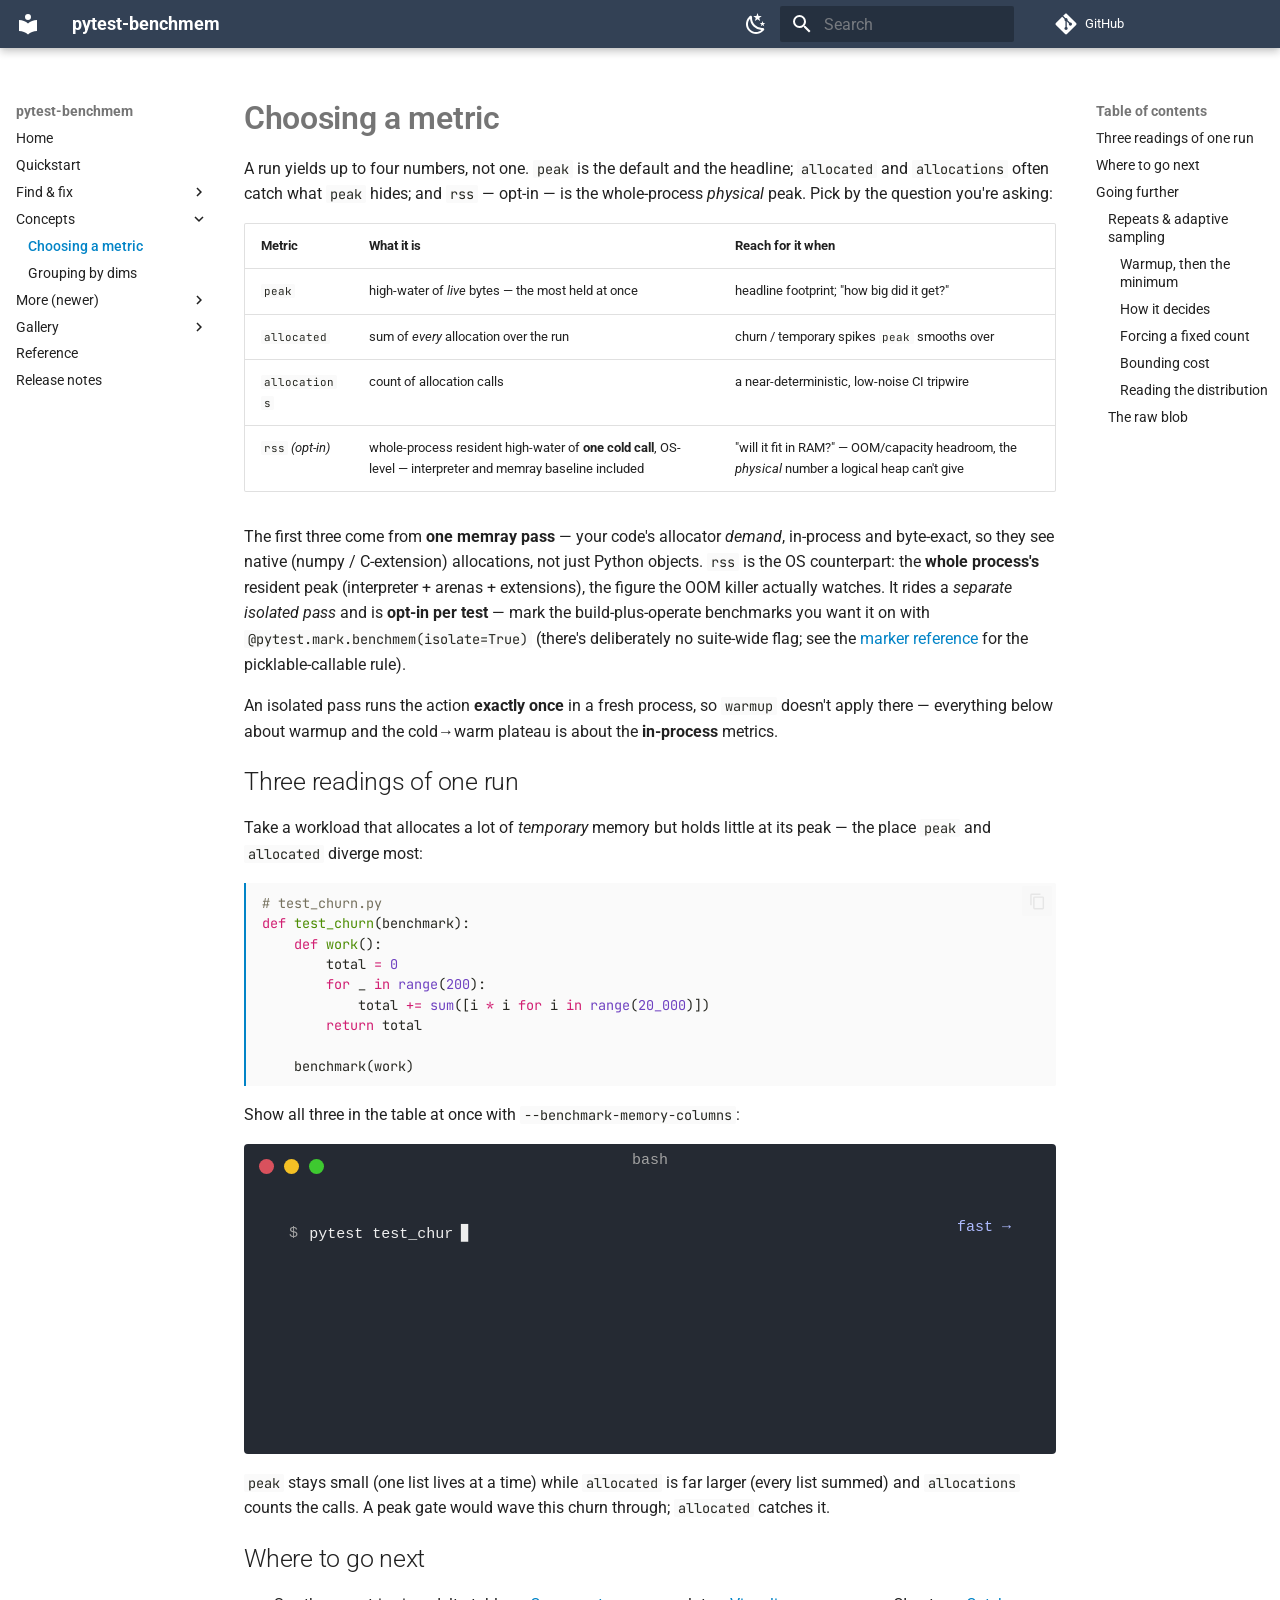
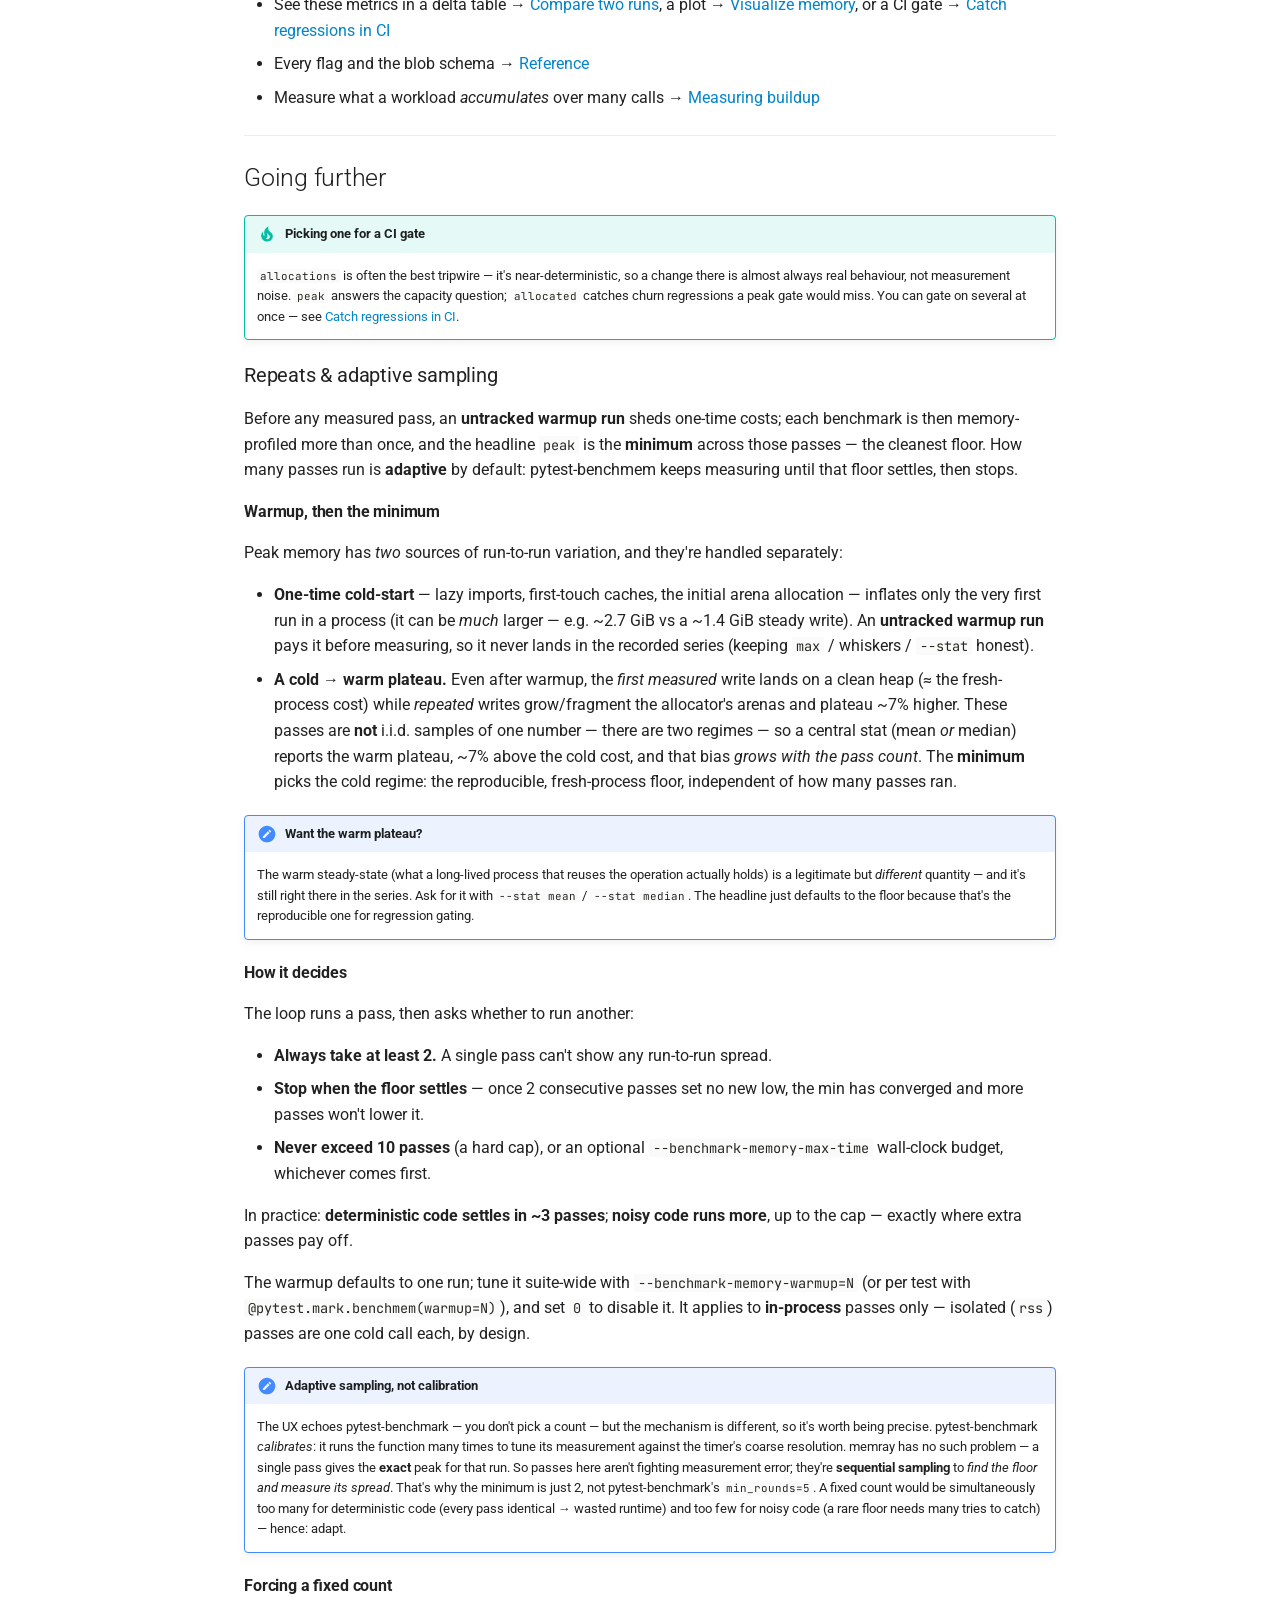
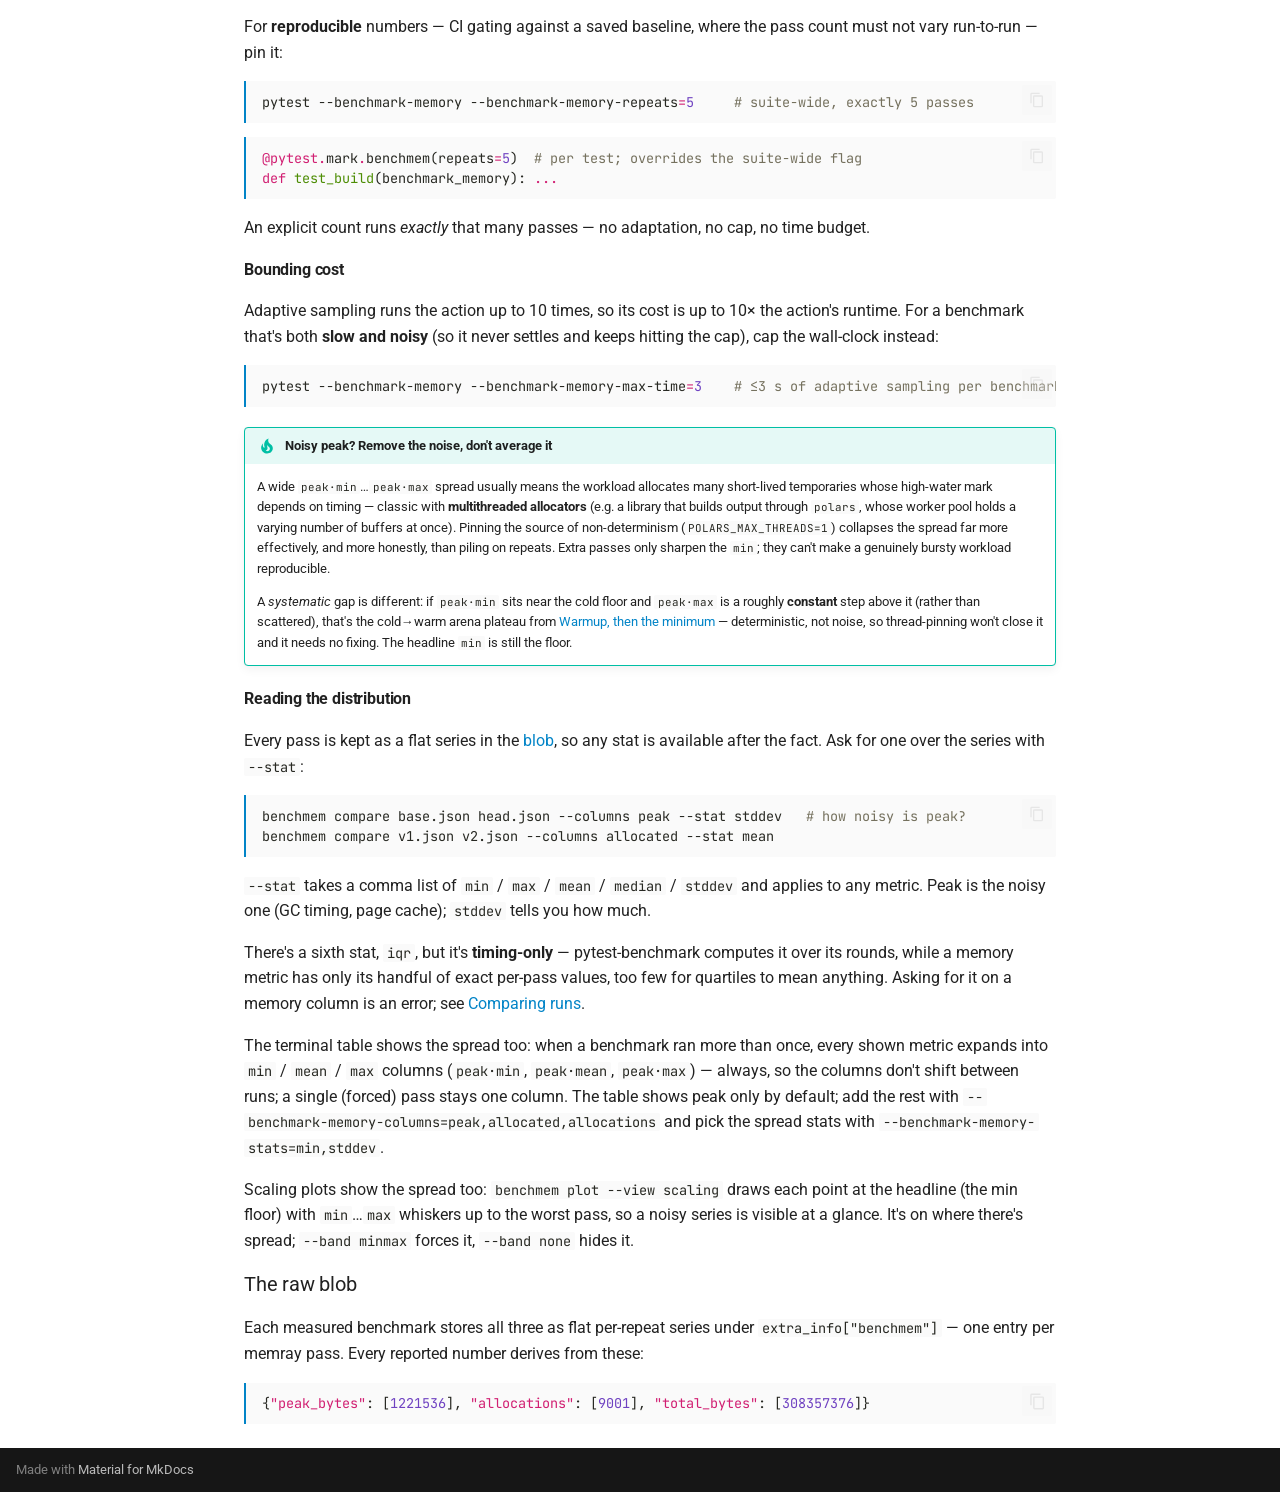
<file: metrics/index.html>
<!doctype html>
<html lang="en" class="no-js">
  <head>
    
      <meta charset="utf-8">
      <meta name="viewport" content="width=device-width,initial-scale=1">
      
        <meta name="description" content="The memory companion to pytest-benchmark — a memray peak-memory pass on the same test.">
      
      
      
        <link rel="canonical" href="https://pytest-benchmem.readthedocs.io/en/latest/metrics/">
      
      
        <link rel="prev" href="../compare-runs/">
      
      
        <link rel="next" href="../dims/">
      
      
        
      
      
      <link rel="icon" href="../assets/images/favicon.png">
      <meta name="generator" content="mkdocs-1.6.1, mkdocs-material-9.7.7">
    
    
      
        <title>Choosing a metric - pytest-benchmem</title>
      
    
    
      <link rel="stylesheet" href="../assets/stylesheets/main.ec1eaa64.min.css">
      
        
        <link rel="stylesheet" href="../assets/stylesheets/palette.ab4e12ef.min.css">
      
      


    
    
      
    
    
      
        
        
        <link rel="preconnect" href="https://fonts.gstatic.com" crossorigin>
        <link rel="stylesheet" href="https://fonts.googleapis.com/css?family=Roboto:300,300i,400,400i,700,700i%7CJetBrains+Mono:400,400i,700,700i&display=fallback">
        <style>:root{--md-text-font:"Roboto";--md-code-font:"JetBrains Mono"}</style>
      
    
    
      <link rel="stylesheet" href="../assets/_mkdocstrings.css">
    
      <link rel="stylesheet" href="../stylesheets/extra.css">
    
      <link rel="stylesheet" href="../termynal.css">
    
    <script>__md_scope=new URL("..",location),__md_hash=e=>[...e].reduce(((e,_)=>(e<<5)-e+_.charCodeAt(0)),0),__md_get=(e,_=localStorage,t=__md_scope)=>JSON.parse(_.getItem(t.pathname+"."+e)),__md_set=(e,_,t=localStorage,a=__md_scope)=>{try{t.setItem(a.pathname+"."+e,JSON.stringify(_))}catch(e){}}</script>
    
      

    
    
  </head>
  
  
    
    
      
    
    
    
    
    <body dir="ltr" data-md-color-scheme="default" data-md-color-primary="custom" data-md-color-accent="custom">
  
    
    <input class="md-toggle" data-md-toggle="drawer" type="checkbox" id="__drawer" autocomplete="off">
    <input class="md-toggle" data-md-toggle="search" type="checkbox" id="__search" autocomplete="off">
    <label class="md-overlay" for="__drawer"></label>
    <div data-md-component="skip">
      
        
        <a href="#choosing-a-metric" class="md-skip">
          Skip to content
        </a>
      
    </div>
    <div data-md-component="announce">
      
    </div>
    
    
      

  

<header class="md-header md-header--shadow" data-md-component="header">
  <nav class="md-header__inner md-grid" aria-label="Header">
    <a href=".." title="pytest-benchmem" class="md-header__button md-logo" aria-label="pytest-benchmem" data-md-component="logo">
      
  
  <svg xmlns="http://www.w3.org/2000/svg" viewBox="0 0 24 24"><path d="M12 8a3 3 0 0 0 3-3 3 3 0 0 0-3-3 3 3 0 0 0-3 3 3 3 0 0 0 3 3m0 3.54C9.64 9.35 6.5 8 3 8v11c3.5 0 6.64 1.35 9 3.54 2.36-2.19 5.5-3.54 9-3.54V8c-3.5 0-6.64 1.35-9 3.54"/></svg>

    </a>
    <label class="md-header__button md-icon" for="__drawer">
      
      <svg xmlns="http://www.w3.org/2000/svg" viewBox="0 0 24 24"><path d="M3 6h18v2H3zm0 5h18v2H3zm0 5h18v2H3z"/></svg>
    </label>
    <div class="md-header__title" data-md-component="header-title">
      <div class="md-header__ellipsis">
        <div class="md-header__topic">
          <span class="md-ellipsis">
            pytest-benchmem
          </span>
        </div>
        <div class="md-header__topic" data-md-component="header-topic">
          <span class="md-ellipsis">
            
              Choosing a metric
            
          </span>
        </div>
      </div>
    </div>
    
      
        <form class="md-header__option" data-md-component="palette">
  
    
    
    
    <input class="md-option" data-md-color-media="" data-md-color-scheme="default" data-md-color-primary="custom" data-md-color-accent="custom"  aria-label="Dark mode"  type="radio" name="__palette" id="__palette_0">
    
      <label class="md-header__button md-icon" title="Dark mode" for="__palette_1" hidden>
        <svg xmlns="http://www.w3.org/2000/svg" viewBox="0 0 24 24"><path d="m17.75 4.09-2.53 1.94.91 3.06-2.63-1.81-2.63 1.81.91-3.06-2.53-1.94L12.44 4l1.06-3 1.06 3zm3.5 6.91-1.64 1.25.59 1.98-1.7-1.17-1.7 1.17.59-1.98L15.75 11l2.06-.05L18.5 9l.69 1.95zm-2.28 4.95c.83-.08 1.72 1.1 1.19 1.85-.32.45-.66.87-1.08 1.27C15.17 23 8.84 23 4.94 19.07c-3.91-3.9-3.91-10.24 0-14.14.4-.4.82-.76 1.27-1.08.75-.53 1.93.36 1.85 1.19-.27 2.86.69 5.83 2.89 8.02a9.96 9.96 0 0 0 8.02 2.89m-1.64 2.02a12.08 12.08 0 0 1-7.8-3.47c-2.17-2.19-3.33-5-3.49-7.82-2.81 3.14-2.7 7.96.31 10.98 3.02 3.01 7.84 3.12 10.98.31"/></svg>
      </label>
    
  
    
    
    
    <input class="md-option" data-md-color-media="" data-md-color-scheme="slate" data-md-color-primary="custom" data-md-color-accent="custom"  aria-label="Light mode"  type="radio" name="__palette" id="__palette_1">
    
      <label class="md-header__button md-icon" title="Light mode" for="__palette_0" hidden>
        <svg xmlns="http://www.w3.org/2000/svg" viewBox="0 0 24 24"><path d="M12 7a5 5 0 0 1 5 5 5 5 0 0 1-5 5 5 5 0 0 1-5-5 5 5 0 0 1 5-5m0 2a3 3 0 0 0-3 3 3 3 0 0 0 3 3 3 3 0 0 0 3-3 3 3 0 0 0-3-3m0-7 2.39 3.42C13.65 5.15 12.84 5 12 5s-1.65.15-2.39.42zM3.34 7l4.16-.35A7.2 7.2 0 0 0 5.94 8.5c-.44.74-.69 1.5-.83 2.29zm.02 10 1.76-3.77a7.131 7.131 0 0 0 2.38 4.14zM20.65 7l-1.77 3.79a7.02 7.02 0 0 0-2.38-4.15zm-.01 10-4.14.36c.59-.51 1.12-1.14 1.54-1.86.42-.73.69-1.5.83-2.29zM12 22l-2.41-3.44c.74.27 1.55.44 2.41.44.82 0 1.63-.17 2.37-.44z"/></svg>
      </label>
    
  
</form>
      
    
    
      <script>var palette=__md_get("__palette");if(palette&&palette.color){if("(prefers-color-scheme)"===palette.color.media){var media=matchMedia("(prefers-color-scheme: light)"),input=document.querySelector(media.matches?"[data-md-color-media='(prefers-color-scheme: light)']":"[data-md-color-media='(prefers-color-scheme: dark)']");palette.color.media=input.getAttribute("data-md-color-media"),palette.color.scheme=input.getAttribute("data-md-color-scheme"),palette.color.primary=input.getAttribute("data-md-color-primary"),palette.color.accent=input.getAttribute("data-md-color-accent")}for(var[key,value]of Object.entries(palette.color))document.body.setAttribute("data-md-color-"+key,value)}</script>
    
    
    
      
      
        <label class="md-header__button md-icon" for="__search">
          
          <svg xmlns="http://www.w3.org/2000/svg" viewBox="0 0 24 24"><path d="M9.5 3A6.5 6.5 0 0 1 16 9.5c0 1.61-.59 3.09-1.56 4.23l.27.27h.79l5 5-1.5 1.5-5-5v-.79l-.27-.27A6.52 6.52 0 0 1 9.5 16 6.5 6.5 0 0 1 3 9.5 6.5 6.5 0 0 1 9.5 3m0 2C7 5 5 7 5 9.5S7 14 9.5 14 14 12 14 9.5 12 5 9.5 5"/></svg>
        </label>
        <div class="md-search" data-md-component="search" role="dialog">
  <label class="md-search__overlay" for="__search"></label>
  <div class="md-search__inner" role="search">
    <form class="md-search__form" name="search">
      <input type="text" class="md-search__input" name="query" aria-label="Search" placeholder="Search" autocapitalize="off" autocorrect="off" autocomplete="off" spellcheck="false" data-md-component="search-query" required>
      <label class="md-search__icon md-icon" for="__search">
        
        <svg xmlns="http://www.w3.org/2000/svg" viewBox="0 0 24 24"><path d="M9.5 3A6.5 6.5 0 0 1 16 9.5c0 1.61-.59 3.09-1.56 4.23l.27.27h.79l5 5-1.5 1.5-5-5v-.79l-.27-.27A6.52 6.52 0 0 1 9.5 16 6.5 6.5 0 0 1 3 9.5 6.5 6.5 0 0 1 9.5 3m0 2C7 5 5 7 5 9.5S7 14 9.5 14 14 12 14 9.5 12 5 9.5 5"/></svg>
        
        <svg xmlns="http://www.w3.org/2000/svg" viewBox="0 0 24 24"><path d="M20 11v2H8l5.5 5.5-1.42 1.42L4.16 12l7.92-7.92L13.5 5.5 8 11z"/></svg>
      </label>
      <nav class="md-search__options" aria-label="Search">
        
        <button type="reset" class="md-search__icon md-icon" title="Clear" aria-label="Clear" tabindex="-1">
          
          <svg xmlns="http://www.w3.org/2000/svg" viewBox="0 0 24 24"><path d="M19 6.41 17.59 5 12 10.59 6.41 5 5 6.41 10.59 12 5 17.59 6.41 19 12 13.41 17.59 19 19 17.59 13.41 12z"/></svg>
        </button>
      </nav>
      
        <div class="md-search__suggest" data-md-component="search-suggest"></div>
      
    </form>
    <div class="md-search__output">
      <div class="md-search__scrollwrap" tabindex="0" data-md-scrollfix>
        <div class="md-search-result" data-md-component="search-result">
          <div class="md-search-result__meta">
            Initializing search
          </div>
          <ol class="md-search-result__list" role="presentation"></ol>
        </div>
      </div>
    </div>
  </div>
</div>
      
    
    
      <div class="md-header__source">
        <a href="https://github.com/fluxopt/pytest-benchmem" title="Go to repository" class="md-source" data-md-component="source">
  <div class="md-source__icon md-icon">
    
    <svg xmlns="http://www.w3.org/2000/svg" viewBox="0 0 448 512"><!--! Font Awesome Free 7.1.0 by @fontawesome - https://fontawesome.com License - https://fontawesome.com/license/free (Icons: CC BY 4.0, Fonts: SIL OFL 1.1, Code: MIT License) Copyright 2025 Fonticons, Inc.--><path d="M439.6 236.1 244 40.5c-5.4-5.5-12.8-8.5-20.4-8.5s-15 3-20.4 8.4L162.5 81l51.5 51.5c27.1-9.1 52.7 16.8 43.4 43.7l49.7 49.7c34.2-11.8 61.2 31 35.5 56.7-26.5 26.5-70.2-2.9-56-37.3L240.3 199v121.9c25.3 12.5 22.3 41.8 9.1 55-6.4 6.4-15.2 10.1-24.3 10.1s-17.8-3.6-24.3-10.1c-17.6-17.6-11.1-46.9 11.2-56v-123c-20.8-8.5-24.6-30.7-18.6-45L142.6 101 8.5 235.1C3 240.6 0 247.9 0 255.5s3 15 8.5 20.4l195.6 195.7c5.4 5.4 12.7 8.4 20.4 8.4s15-3 20.4-8.4l194.7-194.7c5.4-5.4 8.4-12.8 8.4-20.4s-3-15-8.4-20.4"/></svg>
  </div>
  <div class="md-source__repository">
    GitHub
  </div>
</a>
      </div>
    
  </nav>
  
</header>
    
    <div class="md-container" data-md-component="container">
      
      
        
          
        
      
      <main class="md-main" data-md-component="main">
        <div class="md-main__inner md-grid">
          
            
              
              <div class="md-sidebar md-sidebar--primary" data-md-component="sidebar" data-md-type="navigation" >
                <div class="md-sidebar__scrollwrap">
                  <div class="md-sidebar__inner">
                    



<nav class="md-nav md-nav--primary" aria-label="Navigation" data-md-level="0">
  <label class="md-nav__title" for="__drawer">
    <a href=".." title="pytest-benchmem" class="md-nav__button md-logo" aria-label="pytest-benchmem" data-md-component="logo">
      
  
  <svg xmlns="http://www.w3.org/2000/svg" viewBox="0 0 24 24"><path d="M12 8a3 3 0 0 0 3-3 3 3 0 0 0-3-3 3 3 0 0 0-3 3 3 3 0 0 0 3 3m0 3.54C9.64 9.35 6.5 8 3 8v11c3.5 0 6.64 1.35 9 3.54 2.36-2.19 5.5-3.54 9-3.54V8c-3.5 0-6.64 1.35-9 3.54"/></svg>

    </a>
    pytest-benchmem
  </label>
  
    <div class="md-nav__source">
      <a href="https://github.com/fluxopt/pytest-benchmem" title="Go to repository" class="md-source" data-md-component="source">
  <div class="md-source__icon md-icon">
    
    <svg xmlns="http://www.w3.org/2000/svg" viewBox="0 0 448 512"><!--! Font Awesome Free 7.1.0 by @fontawesome - https://fontawesome.com License - https://fontawesome.com/license/free (Icons: CC BY 4.0, Fonts: SIL OFL 1.1, Code: MIT License) Copyright 2025 Fonticons, Inc.--><path d="M439.6 236.1 244 40.5c-5.4-5.5-12.8-8.5-20.4-8.5s-15 3-20.4 8.4L162.5 81l51.5 51.5c27.1-9.1 52.7 16.8 43.4 43.7l49.7 49.7c34.2-11.8 61.2 31 35.5 56.7-26.5 26.5-70.2-2.9-56-37.3L240.3 199v121.9c25.3 12.5 22.3 41.8 9.1 55-6.4 6.4-15.2 10.1-24.3 10.1s-17.8-3.6-24.3-10.1c-17.6-17.6-11.1-46.9 11.2-56v-123c-20.8-8.5-24.6-30.7-18.6-45L142.6 101 8.5 235.1C3 240.6 0 247.9 0 255.5s3 15 8.5 20.4l195.6 195.7c5.4 5.4 12.7 8.4 20.4 8.4s15-3 20.4-8.4l194.7-194.7c5.4-5.4 8.4-12.8 8.4-20.4s-3-15-8.4-20.4"/></svg>
  </div>
  <div class="md-source__repository">
    GitHub
  </div>
</a>
    </div>
  
  <ul class="md-nav__list" data-md-scrollfix>
    
      
      
  
  
  
  
    <li class="md-nav__item">
      <a href=".." class="md-nav__link">
        
  
  
  <span class="md-ellipsis">
    
  
    Home
  

    
  </span>
  
  

      </a>
    </li>
  

    
      
      
  
  
  
  
    <li class="md-nav__item">
      <a href="../getting-started/" class="md-nav__link">
        
  
  
  <span class="md-ellipsis">
    
  
    Quickstart
  

    
  </span>
  
  

      </a>
    </li>
  

    
      
      
  
  
  
  
    
    
    
    
    
    <li class="md-nav__item md-nav__item--nested">
      
        
        
        <input class="md-nav__toggle md-toggle " type="checkbox" id="__nav_3" >
        
          
          <label class="md-nav__link" for="__nav_3" id="__nav_3_label" tabindex="0">
            
  
  
  <span class="md-ellipsis">
    
  
    Find & fix
  

    
  </span>
  
  

            <span class="md-nav__icon md-icon"></span>
          </label>
        
        <nav class="md-nav" data-md-level="1" aria-labelledby="__nav_3_label" aria-expanded="false">
          <label class="md-nav__title" for="__nav_3">
            <span class="md-nav__icon md-icon"></span>
            
  
    Find & fix
  

          </label>
          <ul class="md-nav__list" data-md-scrollfix>
            
              
                
  
  
  
  
    <li class="md-nav__item">
      <a href="../profiling/" class="md-nav__link">
        
  
  
  <span class="md-ellipsis">
    
  
    Find where memory goes
  

    
  </span>
  
  

      </a>
    </li>
  

              
            
              
                
  
  
  
  
    <li class="md-nav__item">
      <a href="../compare-runs/" class="md-nav__link">
        
  
  
  <span class="md-ellipsis">
    
  
    Compare two runs
  

    
  </span>
  
  

      </a>
    </li>
  

              
            
          </ul>
        </nav>
      
    </li>
  

    
      
      
  
  
    
  
  
  
    
    
    
    
    
    <li class="md-nav__item md-nav__item--active md-nav__item--nested">
      
        
        
        <input class="md-nav__toggle md-toggle " type="checkbox" id="__nav_4" checked>
        
          
          <label class="md-nav__link" for="__nav_4" id="__nav_4_label" tabindex="0">
            
  
  
  <span class="md-ellipsis">
    
  
    Concepts
  

    
  </span>
  
  

            <span class="md-nav__icon md-icon"></span>
          </label>
        
        <nav class="md-nav" data-md-level="1" aria-labelledby="__nav_4_label" aria-expanded="true">
          <label class="md-nav__title" for="__nav_4">
            <span class="md-nav__icon md-icon"></span>
            
  
    Concepts
  

          </label>
          <ul class="md-nav__list" data-md-scrollfix>
            
              
                
  
  
    
  
  
  
    <li class="md-nav__item md-nav__item--active">
      
      <input class="md-nav__toggle md-toggle" type="checkbox" id="__toc">
      
      
        
      
      
        <label class="md-nav__link md-nav__link--active" for="__toc">
          
  
  
  <span class="md-ellipsis">
    
  
    Choosing a metric
  

    
  </span>
  
  

          <span class="md-nav__icon md-icon"></span>
        </label>
      
      <a href="./" class="md-nav__link md-nav__link--active">
        
  
  
  <span class="md-ellipsis">
    
  
    Choosing a metric
  

    
  </span>
  
  

      </a>
      
        

<nav class="md-nav md-nav--secondary" aria-label="Table of contents">
  
  
  
    
  
  
    <label class="md-nav__title" for="__toc">
      <span class="md-nav__icon md-icon"></span>
      Table of contents
    </label>
    <ul class="md-nav__list" data-md-component="toc" data-md-scrollfix>
      
        <li class="md-nav__item">
  <a href="#three-readings-of-one-run" class="md-nav__link">
    <span class="md-ellipsis">
      
        Three readings of one run
      
    </span>
  </a>
  
</li>
      
        <li class="md-nav__item">
  <a href="#where-to-go-next" class="md-nav__link">
    <span class="md-ellipsis">
      
        Where to go next
      
    </span>
  </a>
  
</li>
      
        <li class="md-nav__item">
  <a href="#going-further" class="md-nav__link">
    <span class="md-ellipsis">
      
        Going further
      
    </span>
  </a>
  
    <nav class="md-nav" aria-label="Going further">
      <ul class="md-nav__list">
        
          <li class="md-nav__item">
  <a href="#repeats-adaptive-sampling" class="md-nav__link">
    <span class="md-ellipsis">
      
        Repeats &amp; adaptive sampling
      
    </span>
  </a>
  
    <nav class="md-nav" aria-label="Repeats &amp; adaptive sampling">
      <ul class="md-nav__list">
        
          <li class="md-nav__item">
  <a href="#warmup-then-the-minimum" class="md-nav__link">
    <span class="md-ellipsis">
      
        Warmup, then the minimum
      
    </span>
  </a>
  
</li>
        
          <li class="md-nav__item">
  <a href="#how-it-decides" class="md-nav__link">
    <span class="md-ellipsis">
      
        How it decides
      
    </span>
  </a>
  
</li>
        
          <li class="md-nav__item">
  <a href="#forcing-a-fixed-count" class="md-nav__link">
    <span class="md-ellipsis">
      
        Forcing a fixed count
      
    </span>
  </a>
  
</li>
        
          <li class="md-nav__item">
  <a href="#bounding-cost" class="md-nav__link">
    <span class="md-ellipsis">
      
        Bounding cost
      
    </span>
  </a>
  
</li>
        
          <li class="md-nav__item">
  <a href="#reading-the-distribution" class="md-nav__link">
    <span class="md-ellipsis">
      
        Reading the distribution
      
    </span>
  </a>
  
</li>
        
      </ul>
    </nav>
  
</li>
        
          <li class="md-nav__item">
  <a href="#the-raw-blob" class="md-nav__link">
    <span class="md-ellipsis">
      
        The raw blob
      
    </span>
  </a>
  
</li>
        
      </ul>
    </nav>
  
</li>
      
    </ul>
  
</nav>
      
    </li>
  

              
            
              
                
  
  
  
  
    <li class="md-nav__item">
      <a href="../dims/" class="md-nav__link">
        
  
  
  <span class="md-ellipsis">
    
  
    Grouping by dims
  

    
  </span>
  
  

      </a>
    </li>
  

              
            
          </ul>
        </nav>
      
    </li>
  

    
      
      
  
  
  
  
    
    
    
    
    
    <li class="md-nav__item md-nav__item--nested">
      
        
        
        <input class="md-nav__toggle md-toggle " type="checkbox" id="__nav_5" >
        
          
          <label class="md-nav__link" for="__nav_5" id="__nav_5_label" tabindex="0">
            
  
  
  <span class="md-ellipsis">
    
  
    More (newer)
  

    
  </span>
  
  

            <span class="md-nav__icon md-icon"></span>
          </label>
        
        <nav class="md-nav" data-md-level="1" aria-labelledby="__nav_5_label" aria-expanded="false">
          <label class="md-nav__title" for="__nav_5">
            <span class="md-nav__icon md-icon"></span>
            
  
    More (newer)
  

          </label>
          <ul class="md-nav__list" data-md-scrollfix>
            
              
                
  
  
  
  
    <li class="md-nav__item">
      <a href="../catch-regressions/" class="md-nav__link">
        
  
  
  <span class="md-ellipsis">
    
  
    Catch regressions in CI
  

    
  </span>
  
  

      </a>
    </li>
  

              
            
              
                
  
  
  
  
    <li class="md-nav__item">
      <a href="../visualize/" class="md-nav__link">
        
  
  
  <span class="md-ellipsis">
    
  
    Visualize memory
  

    
  </span>
  
  

      </a>
    </li>
  

              
            
              
                
  
  
  
  
    <li class="md-nav__item">
      <a href="../sweeps/" class="md-nav__link">
        
  
  
  <span class="md-ellipsis">
    
  
    Compare across versions
  

    
  </span>
  
  

      </a>
    </li>
  

              
            
          </ul>
        </nav>
      
    </li>
  

    
      
      
  
  
  
  
    
    
    
    
    
    <li class="md-nav__item md-nav__item--nested">
      
        
        
        <input class="md-nav__toggle md-toggle " type="checkbox" id="__nav_6" >
        
          
          <label class="md-nav__link" for="__nav_6" id="__nav_6_label" tabindex="0">
            
  
  
  <span class="md-ellipsis">
    
  
    Gallery
  

    
  </span>
  
  

            <span class="md-nav__icon md-icon"></span>
          </label>
        
        <nav class="md-nav" data-md-level="1" aria-labelledby="__nav_6_label" aria-expanded="false">
          <label class="md-nav__title" for="__nav_6">
            <span class="md-nav__icon md-icon"></span>
            
  
    Gallery
  

          </label>
          <ul class="md-nav__list" data-md-scrollfix>
            
              
                
  
  
  
  
    <li class="md-nav__item">
      <a href="../gallery/linopy-memory.ipynb" class="md-nav__link">
        
  
  
  <span class="md-ellipsis">
    
  
    linopy: reuse your CodSpeed benchmarks locally
  

    
  </span>
  
  

      </a>
    </li>
  

              
            
          </ul>
        </nav>
      
    </li>
  

    
      
      
  
  
  
  
    <li class="md-nav__item">
      <a href="../reference/" class="md-nav__link">
        
  
  
  <span class="md-ellipsis">
    
  
    Reference
  

    
  </span>
  
  

      </a>
    </li>
  

    
      
      
  
  
  
  
    <li class="md-nav__item">
      <a href="../changelog/" class="md-nav__link">
        
  
  
  <span class="md-ellipsis">
    
  
    Release notes
  

    
  </span>
  
  

      </a>
    </li>
  

    
  </ul>
</nav>
                  </div>
                </div>
              </div>
            
            
              
              <div class="md-sidebar md-sidebar--secondary" data-md-component="sidebar" data-md-type="toc" >
                <div class="md-sidebar__scrollwrap">
                  <div class="md-sidebar__inner">
                    

<nav class="md-nav md-nav--secondary" aria-label="Table of contents">
  
  
  
    
  
  
    <label class="md-nav__title" for="__toc">
      <span class="md-nav__icon md-icon"></span>
      Table of contents
    </label>
    <ul class="md-nav__list" data-md-component="toc" data-md-scrollfix>
      
        <li class="md-nav__item">
  <a href="#three-readings-of-one-run" class="md-nav__link">
    <span class="md-ellipsis">
      
        Three readings of one run
      
    </span>
  </a>
  
</li>
      
        <li class="md-nav__item">
  <a href="#where-to-go-next" class="md-nav__link">
    <span class="md-ellipsis">
      
        Where to go next
      
    </span>
  </a>
  
</li>
      
        <li class="md-nav__item">
  <a href="#going-further" class="md-nav__link">
    <span class="md-ellipsis">
      
        Going further
      
    </span>
  </a>
  
    <nav class="md-nav" aria-label="Going further">
      <ul class="md-nav__list">
        
          <li class="md-nav__item">
  <a href="#repeats-adaptive-sampling" class="md-nav__link">
    <span class="md-ellipsis">
      
        Repeats &amp; adaptive sampling
      
    </span>
  </a>
  
    <nav class="md-nav" aria-label="Repeats &amp; adaptive sampling">
      <ul class="md-nav__list">
        
          <li class="md-nav__item">
  <a href="#warmup-then-the-minimum" class="md-nav__link">
    <span class="md-ellipsis">
      
        Warmup, then the minimum
      
    </span>
  </a>
  
</li>
        
          <li class="md-nav__item">
  <a href="#how-it-decides" class="md-nav__link">
    <span class="md-ellipsis">
      
        How it decides
      
    </span>
  </a>
  
</li>
        
          <li class="md-nav__item">
  <a href="#forcing-a-fixed-count" class="md-nav__link">
    <span class="md-ellipsis">
      
        Forcing a fixed count
      
    </span>
  </a>
  
</li>
        
          <li class="md-nav__item">
  <a href="#bounding-cost" class="md-nav__link">
    <span class="md-ellipsis">
      
        Bounding cost
      
    </span>
  </a>
  
</li>
        
          <li class="md-nav__item">
  <a href="#reading-the-distribution" class="md-nav__link">
    <span class="md-ellipsis">
      
        Reading the distribution
      
    </span>
  </a>
  
</li>
        
      </ul>
    </nav>
  
</li>
        
          <li class="md-nav__item">
  <a href="#the-raw-blob" class="md-nav__link">
    <span class="md-ellipsis">
      
        The raw blob
      
    </span>
  </a>
  
</li>
        
      </ul>
    </nav>
  
</li>
      
    </ul>
  
</nav>
                  </div>
                </div>
              </div>
            
          
          
            <div class="md-content" data-md-component="content">
              
              <article class="md-content__inner md-typeset">
                
                  


  
  


<h1 id="choosing-a-metric">Choosing a metric<a class="headerlink" href="#choosing-a-metric" title="Permanent link">&para;</a></h1>
<p>A run yields up to four numbers, not one. <code>peak</code> is the default and the headline;
<code>allocated</code> and <code>allocations</code> often catch what <code>peak</code> hides; and <code>rss</code> — opt-in — is the
whole-process <em>physical</em> peak. Pick by the question you're asking:</p>
<table>
<thead>
<tr>
<th>Metric</th>
<th>What it is</th>
<th>Reach for it when</th>
</tr>
</thead>
<tbody>
<tr>
<td><code>peak</code></td>
<td>high-water of <em>live</em> bytes — the most held at once</td>
<td>headline footprint; "how big did it get?"</td>
</tr>
<tr>
<td><code>allocated</code></td>
<td>sum of <em>every</em> allocation over the run</td>
<td>churn / temporary spikes <code>peak</code> smooths over</td>
</tr>
<tr>
<td><code>allocations</code></td>
<td>count of allocation calls</td>
<td>a near-deterministic, low-noise CI tripwire</td>
</tr>
<tr>
<td><code>rss</code> <em>(opt-in)</em></td>
<td>whole-process resident high-water of <strong>one cold call</strong>, OS-level — interpreter and memray baseline included</td>
<td>"will it fit in RAM?" — OOM/capacity headroom, the <em>physical</em> number a logical heap can't give</td>
</tr>
</tbody>
</table>
<p>The first three come from <strong>one memray pass</strong> — your code's allocator <em>demand</em>, in-process and
byte-exact, so they see native (numpy / C-extension) allocations, not just Python objects.
<code>rss</code> is the OS counterpart: the <strong>whole process's</strong> resident peak (interpreter + arenas +
extensions), the figure the OOM killer actually watches. It rides a <em>separate isolated pass</em>
and is <strong>opt-in per test</strong> — mark the build-plus-operate benchmarks you want it on with
<code>@pytest.mark.benchmem(isolate=True)</code> (there's deliberately no suite-wide flag; see the
<a href="../reference/#the-benchmem-marker">marker reference</a> for the picklable-callable rule).</p>
<p>An isolated pass runs the action <strong>exactly once</strong> in a fresh process, so <code>warmup</code> doesn't apply
there — everything below about warmup and the cold→warm plateau is about the <strong>in-process</strong>
metrics.</p>
<h2 id="three-readings-of-one-run">Three readings of one run<a class="headerlink" href="#three-readings-of-one-run" title="Permanent link">&para;</a></h2>
<p>Take a workload that allocates a lot of <em>temporary</em> memory but holds little at its peak —
the place <code>peak</code> and <code>allocated</code> diverge most:</p>
<div class="highlight"><pre><span></span><code><a id="__codelineno-0-1" name="__codelineno-0-1" href="#__codelineno-0-1"></a><span class="c1"># test_churn.py</span>
<a id="__codelineno-0-2" name="__codelineno-0-2" href="#__codelineno-0-2"></a><span class="k">def</span><span class="w"> </span><span class="nf">test_churn</span><span class="p">(</span><span class="n">benchmark</span><span class="p">):</span>
<a id="__codelineno-0-3" name="__codelineno-0-3" href="#__codelineno-0-3"></a>    <span class="k">def</span><span class="w"> </span><span class="nf">work</span><span class="p">():</span>
<a id="__codelineno-0-4" name="__codelineno-0-4" href="#__codelineno-0-4"></a>        <span class="n">total</span> <span class="o">=</span> <span class="mi">0</span>
<a id="__codelineno-0-5" name="__codelineno-0-5" href="#__codelineno-0-5"></a>        <span class="k">for</span> <span class="n">_</span> <span class="ow">in</span> <span class="nb">range</span><span class="p">(</span><span class="mi">200</span><span class="p">):</span>
<a id="__codelineno-0-6" name="__codelineno-0-6" href="#__codelineno-0-6"></a>            <span class="n">total</span> <span class="o">+=</span> <span class="nb">sum</span><span class="p">([</span><span class="n">i</span> <span class="o">*</span> <span class="n">i</span> <span class="k">for</span> <span class="n">i</span> <span class="ow">in</span> <span class="nb">range</span><span class="p">(</span><span class="mi">20_000</span><span class="p">)])</span>
<a id="__codelineno-0-7" name="__codelineno-0-7" href="#__codelineno-0-7"></a>        <span class="k">return</span> <span class="n">total</span>
<a id="__codelineno-0-8" name="__codelineno-0-8" href="#__codelineno-0-8"></a>
<a id="__codelineno-0-9" name="__codelineno-0-9" href="#__codelineno-0-9"></a>    <span class="n">benchmark</span><span class="p">(</span><span class="n">work</span><span class="p">)</span>
</code></pre></div>
<p>Show all three in the table at once with <code>--benchmark-memory-columns</code>:</p>
<div class="termy" data-termynal data-ty-macos data-ty-title="bash"><span data-ty="input" data-ty-prompt="$">pytest test_churn.py --benchmark-only --benchmark-memory --benchmark-memory-columns=peak,allocated,allocations</span><span data-ty> Name (time in ms)        Min      │  peak (MiB)   allocated (MiB)   allocations<br> ──────────────────────────────────────────────────────────────────────────────<br>  test_churn          73.9735      │        1.16            294.07         9,001<br><br> memory (right of │): a separate, untimed pass, not the timed rounds<br></span></div>

<p><code>peak</code> stays small (one list lives at a time) while <code>allocated</code> is far larger (every list
summed) and <code>allocations</code> counts the calls. A peak gate would wave this churn through;
<code>allocated</code> catches it.</p>
<h2 id="where-to-go-next">Where to go next<a class="headerlink" href="#where-to-go-next" title="Permanent link">&para;</a></h2>
<ul>
<li>See these metrics in a delta table → <a href="../compare-runs/">Compare two runs</a>, a plot → <a href="../visualize/">Visualize memory</a>, or a CI gate → <a href="../catch-regressions/">Catch regressions in CI</a></li>
<li>Every flag and the blob schema → <a href="../reference/">Reference</a></li>
<li>Measure what a workload <em>accumulates</em> over many calls → <a href="../reference/#measuring-buildup-calls">Measuring buildup</a></li>
</ul>
<hr />
<h2 id="going-further">Going further<a class="headerlink" href="#going-further" title="Permanent link">&para;</a></h2>
<div class="admonition tip">
<p class="admonition-title">Picking one for a CI gate</p>
<p><code>allocations</code> is often the best tripwire — it's near-deterministic, so a change there is
almost always real behaviour, not measurement noise. <code>peak</code> answers the capacity
question; <code>allocated</code> catches churn regressions a peak gate would miss. You can gate on
several at once — see <a href="../catch-regressions/">Catch regressions in CI</a>.</p>
</div>
<h3 id="repeats-adaptive-sampling">Repeats &amp; adaptive sampling<a class="headerlink" href="#repeats-adaptive-sampling" title="Permanent link">&para;</a></h3>
<p>Before any measured pass, an <strong>untracked warmup run</strong> sheds one-time costs; each benchmark is
then memory-profiled more than once, and the headline <code>peak</code> is the <strong>minimum</strong> across those
passes — the cleanest floor. How many passes run is <strong>adaptive</strong> by default: pytest-benchmem
keeps measuring until that floor settles, then stops.</p>
<h4 id="warmup-then-the-minimum">Warmup, then the minimum<a class="headerlink" href="#warmup-then-the-minimum" title="Permanent link">&para;</a></h4>
<p>Peak memory has <em>two</em> sources of run-to-run variation, and they're handled separately:</p>
<ul>
<li><strong>One-time cold-start</strong> — lazy imports, first-touch caches, the initial arena allocation —
  inflates only the very first run in a process (it can be <em>much</em> larger — e.g. ~2.7 GiB vs a
  ~1.4 GiB steady write). An <strong>untracked warmup run</strong> pays it before measuring, so it never lands
  in the recorded series (keeping <code>max</code> / whiskers / <code>--stat</code> honest).</li>
<li><strong>A cold → warm plateau.</strong> Even after warmup, the <em>first measured</em> write lands on a clean heap
  (≈ the fresh-process cost) while <em>repeated</em> writes grow/fragment the allocator's arenas and
  plateau ~7% higher. These passes are <strong>not</strong> i.i.d. samples of one number — there are two
  regimes — so a central stat (mean <em>or</em> median) reports the warm plateau, ~7% above the cold
  cost, and that bias <em>grows with the pass count</em>. The <strong>minimum</strong> picks the cold regime: the
  reproducible, fresh-process floor, independent of how many passes ran.</li>
</ul>
<div class="admonition note">
<p class="admonition-title">Want the warm plateau?</p>
<p>The warm steady-state (what a long-lived process that reuses the operation actually holds) is
a legitimate but <em>different</em> quantity — and it's still right there in the series. Ask for it
with <code>--stat mean</code> / <code>--stat median</code>. The headline just defaults to the floor because that's
the reproducible one for regression gating.</p>
</div>
<h4 id="how-it-decides">How it decides<a class="headerlink" href="#how-it-decides" title="Permanent link">&para;</a></h4>
<p>The loop runs a pass, then asks whether to run another:</p>
<ul>
<li><strong>Always take at least 2.</strong> A single pass can't show any run-to-run spread.</li>
<li><strong>Stop when the floor settles</strong> — once 2 consecutive passes set no new low, the min has
  converged and more passes won't lower it.</li>
<li><strong>Never exceed 10 passes</strong> (a hard cap), or an optional <code>--benchmark-memory-max-time</code> wall-clock
  budget, whichever comes first.</li>
</ul>
<p>In practice: <strong>deterministic code settles in ~3 passes</strong>; <strong>noisy code runs more</strong>, up to the cap
— exactly where extra passes pay off.</p>
<p>The warmup defaults to one run; tune it suite-wide with <code>--benchmark-memory-warmup=N</code> (or per
test with <code>@pytest.mark.benchmem(warmup=N)</code>), and set <code>0</code> to disable it. It applies to
<strong>in-process</strong> passes only — isolated (<code>rss</code>) passes are one cold call each, by design.</p>
<div class="admonition note">
<p class="admonition-title">Adaptive sampling, not calibration</p>
<p>The UX echoes pytest-benchmark — you don't pick a count — but the mechanism is different, so
it's worth being precise. pytest-benchmark <em>calibrates</em>: it runs the function many times to
tune its measurement against the timer's coarse resolution. memray has no such problem — a
single pass gives the <strong>exact</strong> peak for that run. So passes here aren't fighting measurement
error; they're <strong>sequential sampling</strong> to <em>find the floor and measure its spread</em>. That's why
the minimum is just 2, not pytest-benchmark's <code>min_rounds=5</code>. A fixed count would be
simultaneously too many for deterministic code (every pass identical → wasted runtime) and too
few for noisy code (a rare floor needs many tries to catch) — hence: adapt.</p>
</div>
<h4 id="forcing-a-fixed-count">Forcing a fixed count<a class="headerlink" href="#forcing-a-fixed-count" title="Permanent link">&para;</a></h4>
<p>For <strong>reproducible</strong> numbers — CI gating against a saved baseline, where the pass count must not
vary run-to-run — pin it:</p>
<div class="highlight"><pre><span></span><code><a id="__codelineno-1-1" name="__codelineno-1-1" href="#__codelineno-1-1"></a>pytest<span class="w"> </span>--benchmark-memory<span class="w"> </span>--benchmark-memory-repeats<span class="o">=</span><span class="m">5</span><span class="w">     </span><span class="c1"># suite-wide, exactly 5 passes</span>
</code></pre></div>
<div class="highlight"><pre><span></span><code><a id="__codelineno-2-1" name="__codelineno-2-1" href="#__codelineno-2-1"></a><span class="nd">@pytest</span><span class="o">.</span><span class="n">mark</span><span class="o">.</span><span class="n">benchmem</span><span class="p">(</span><span class="n">repeats</span><span class="o">=</span><span class="mi">5</span><span class="p">)</span>  <span class="c1"># per test; overrides the suite-wide flag</span>
<a id="__codelineno-2-2" name="__codelineno-2-2" href="#__codelineno-2-2"></a><span class="k">def</span><span class="w"> </span><span class="nf">test_build</span><span class="p">(</span><span class="n">benchmark_memory</span><span class="p">):</span> <span class="o">...</span>
</code></pre></div>
<p>An explicit count runs <em>exactly</em> that many passes — no adaptation, no cap, no time budget.</p>
<h4 id="bounding-cost">Bounding cost<a class="headerlink" href="#bounding-cost" title="Permanent link">&para;</a></h4>
<p>Adaptive sampling runs the action up to 10 times, so its cost is up to 10× the action's runtime.
For a benchmark that's both <strong>slow and noisy</strong> (so it never settles and keeps hitting the cap),
cap the wall-clock instead:</p>
<div class="highlight"><pre><span></span><code><a id="__codelineno-3-1" name="__codelineno-3-1" href="#__codelineno-3-1"></a>pytest<span class="w"> </span>--benchmark-memory<span class="w"> </span>--benchmark-memory-max-time<span class="o">=</span><span class="m">3</span><span class="w">    </span><span class="c1"># ≤3 s of adaptive sampling per benchmark</span>
</code></pre></div>
<div class="admonition tip">
<p class="admonition-title">Noisy peak? Remove the noise, don't average it</p>
<p>A wide <code>peak·min</code>…<code>peak·max</code> spread usually means the workload allocates many short-lived
temporaries whose high-water mark depends on timing — classic with <strong>multithreaded
allocators</strong> (e.g. a library that builds output through <code>polars</code>, whose worker pool holds a
varying number of buffers at once). Pinning the source of non-determinism
(<code>POLARS_MAX_THREADS=1</code>) collapses the spread far more effectively, and more honestly, than
piling on repeats. Extra passes only sharpen the <code>min</code>; they can't make a genuinely bursty
workload reproducible.</p>
<p>A <em>systematic</em> gap is different: if <code>peak·min</code> sits near the cold floor and <code>peak·max</code> is a
roughly <strong>constant</strong> step above it (rather than scattered), that's the cold→warm arena
plateau from <a href="#warmup-then-the-minimum">Warmup, then the minimum</a> — deterministic, not noise,
so thread-pinning won't close it and it needs no fixing. The headline <code>min</code> is still the floor.</p>
</div>
<h4 id="reading-the-distribution">Reading the distribution<a class="headerlink" href="#reading-the-distribution" title="Permanent link">&para;</a></h4>
<p>Every pass is kept as a flat series in the <a href="#the-raw-blob">blob</a>, so any stat is available after
the fact. Ask for one over the series with <code>--stat</code>:</p>
<div class="highlight"><pre><span></span><code><a id="__codelineno-4-1" name="__codelineno-4-1" href="#__codelineno-4-1"></a>benchmem<span class="w"> </span>compare<span class="w"> </span>base.json<span class="w"> </span>head.json<span class="w"> </span>--columns<span class="w"> </span>peak<span class="w"> </span>--stat<span class="w"> </span>stddev<span class="w">   </span><span class="c1"># how noisy is peak?</span>
<a id="__codelineno-4-2" name="__codelineno-4-2" href="#__codelineno-4-2"></a>benchmem<span class="w"> </span>compare<span class="w"> </span>v1.json<span class="w"> </span>v2.json<span class="w"> </span>--columns<span class="w"> </span>allocated<span class="w"> </span>--stat<span class="w"> </span>mean
</code></pre></div>
<p><code>--stat</code> takes a comma list of <code>min</code> / <code>max</code> / <code>mean</code> / <code>median</code> / <code>stddev</code> and applies to any
metric. Peak is the noisy one (GC timing, page cache); <code>stddev</code> tells you how much.</p>
<p>There's a sixth stat, <code>iqr</code>, but it's <strong>timing-only</strong> — pytest-benchmark computes it over its
rounds, while a memory metric has only its handful of exact per-pass values, too few for quartiles
to mean anything. Asking for it on a memory column is an error; see
<a href="../compare-runs/">Comparing runs</a>.</p>
<p>The terminal table shows the spread too: when a benchmark ran more than once, every shown metric
expands into <code>min</code> / <code>mean</code> / <code>max</code> columns (<code>peak·min</code>, <code>peak·mean</code>, <code>peak·max</code>) — always, so the
columns don't shift between runs; a single (forced) pass stays one column. The table shows peak
only by default; add the rest with <code>--benchmark-memory-columns=peak,allocated,allocations</code> and
pick the spread stats with <code>--benchmark-memory-stats=min,stddev</code>.</p>
<p>Scaling plots show the spread too: <code>benchmem plot --view scaling</code> draws each point at the
headline (the min floor) with <code>min</code>…<code>max</code> whiskers up to the worst pass, so a noisy series is
visible at a glance. It's on where there's spread; <code>--band minmax</code> forces it, <code>--band none</code>
hides it.</p>
<h3 id="the-raw-blob">The raw blob<a class="headerlink" href="#the-raw-blob" title="Permanent link">&para;</a></h3>
<p>Each measured benchmark stores all three as flat per-repeat series under
<code>extra_info["benchmem"]</code> — one entry per memray pass. Every reported number derives from these:</p>
<div class="highlight"><pre><span></span><code><a id="__codelineno-5-1" name="__codelineno-5-1" href="#__codelineno-5-1"></a><span class="p">{</span><span class="nt">&quot;peak_bytes&quot;</span><span class="p">:</span><span class="w"> </span><span class="p">[</span><span class="mi">1221536</span><span class="p">],</span><span class="w"> </span><span class="nt">&quot;allocations&quot;</span><span class="p">:</span><span class="w"> </span><span class="p">[</span><span class="mi">9001</span><span class="p">],</span><span class="w"> </span><span class="nt">&quot;total_bytes&quot;</span><span class="p">:</span><span class="w"> </span><span class="p">[</span><span class="mi">308357376</span><span class="p">]}</span>
</code></pre></div>












                
              </article>
            </div>
          
          
<script>var target=document.getElementById(location.hash.slice(1));target&&target.name&&(target.checked=target.name.startsWith("__tabbed_"))</script>
        </div>
        
          <button type="button" class="md-top md-icon" data-md-component="top" hidden>
  
  <svg xmlns="http://www.w3.org/2000/svg" viewBox="0 0 24 24"><path d="M13 20h-2V8l-5.5 5.5-1.42-1.42L12 4.16l7.92 7.92-1.42 1.42L13 8z"/></svg>
  Back to top
</button>
        
      </main>
      
        <footer class="md-footer">
  
  <div class="md-footer-meta md-typeset">
    <div class="md-footer-meta__inner md-grid">
      <div class="md-copyright">
  
  
    Made with
    <a href="https://squidfunk.github.io/mkdocs-material/" target="_blank" rel="noopener">
      Material for MkDocs
    </a>
  
</div>
      
    </div>
  </div>
</footer>
      
    </div>
    <div class="md-dialog" data-md-component="dialog">
      <div class="md-dialog__inner md-typeset"></div>
    </div>
    
    
    
      
      
      <script id="__config" type="application/json">{"annotate": null, "base": "..", "features": ["navigation.instant", "navigation.top", "toc.follow", "search.suggest", "search.highlight", "content.code.copy", "content.code.select"], "search": "../assets/javascripts/workers/search.2c215733.min.js", "tags": null, "translations": {"clipboard.copied": "Copied to clipboard", "clipboard.copy": "Copy to clipboard", "search.result.more.one": "1 more on this page", "search.result.more.other": "# more on this page", "search.result.none": "No matching documents", "search.result.one": "1 matching document", "search.result.other": "# matching documents", "search.result.placeholder": "Type to start searching", "search.result.term.missing": "Missing", "select.version": "Select version"}, "version": null}</script>
    
    
      <script src="../assets/javascripts/bundle.d7400e89.min.js"></script>
      
        <script src="../javascripts/notebook-prompts.js"></script>
      
        <script src="../termynal.js"></script>
      
    
  </body>
</html>
</file>
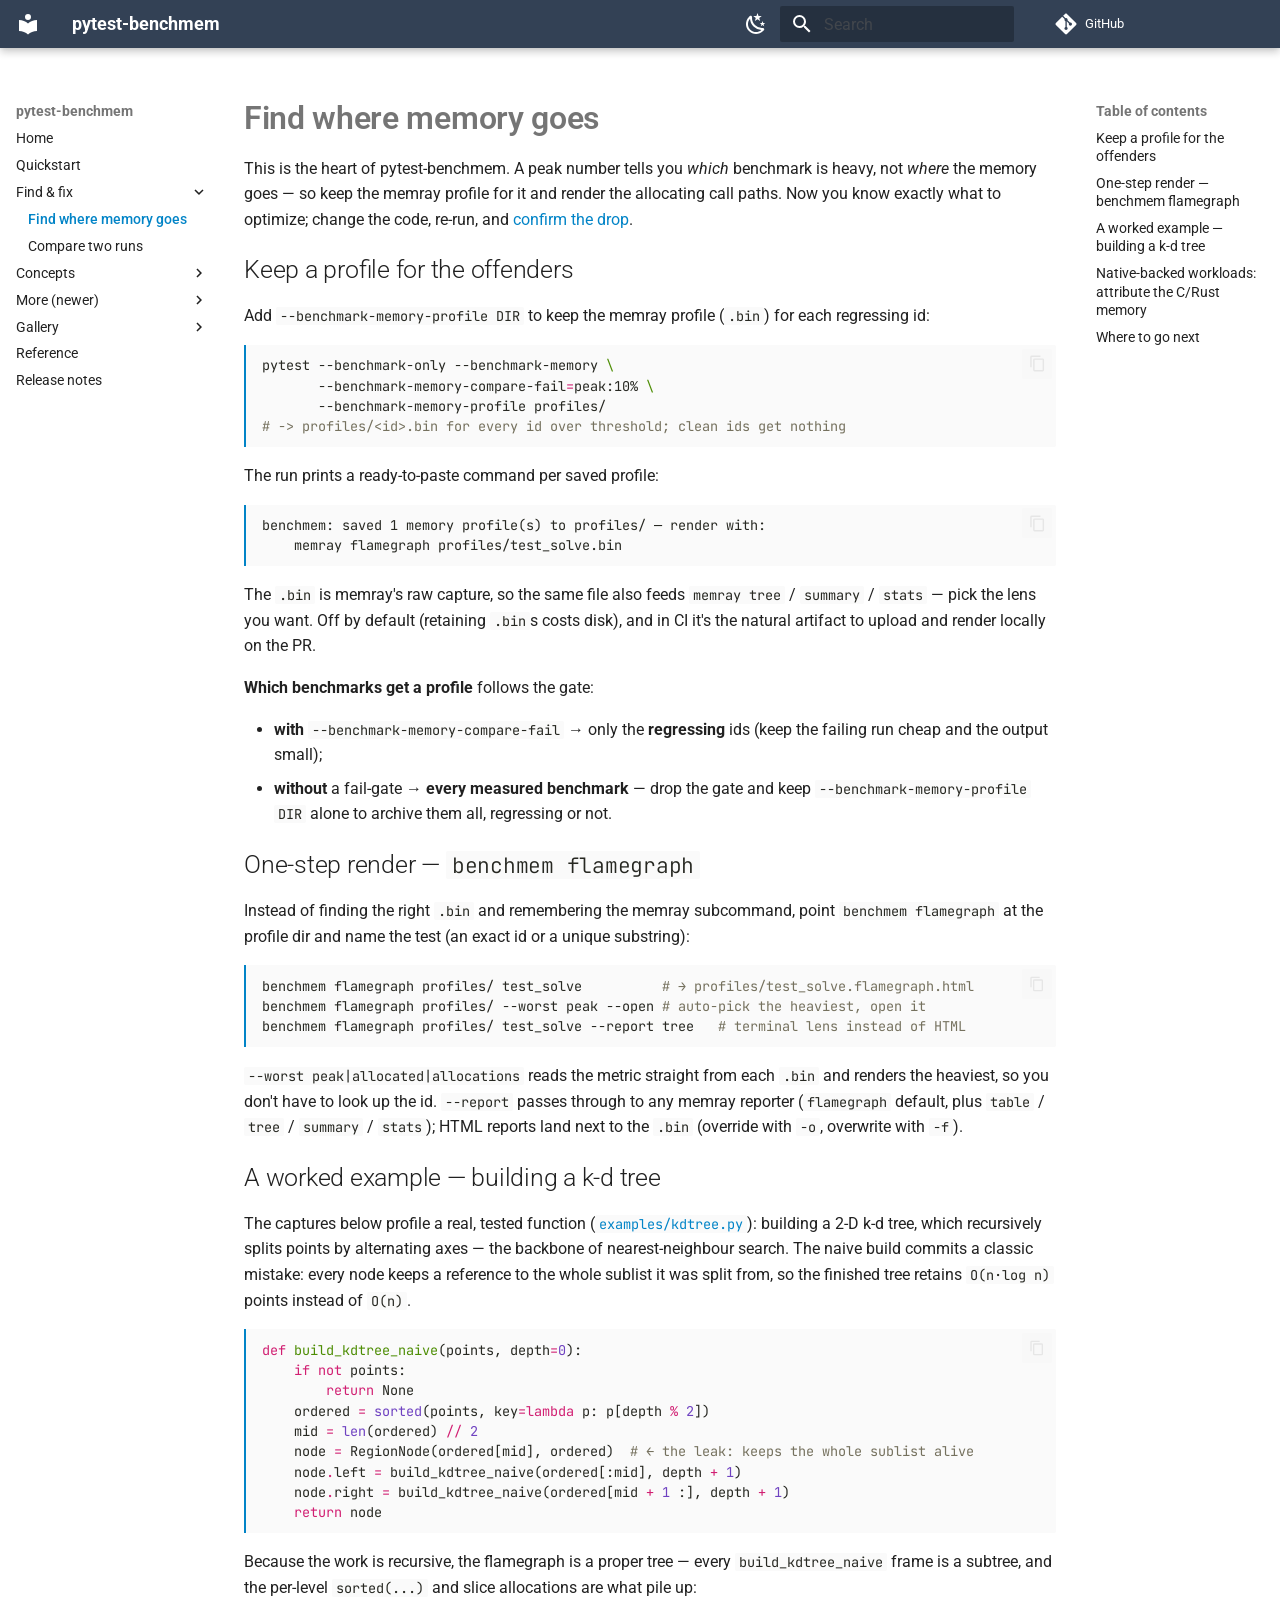
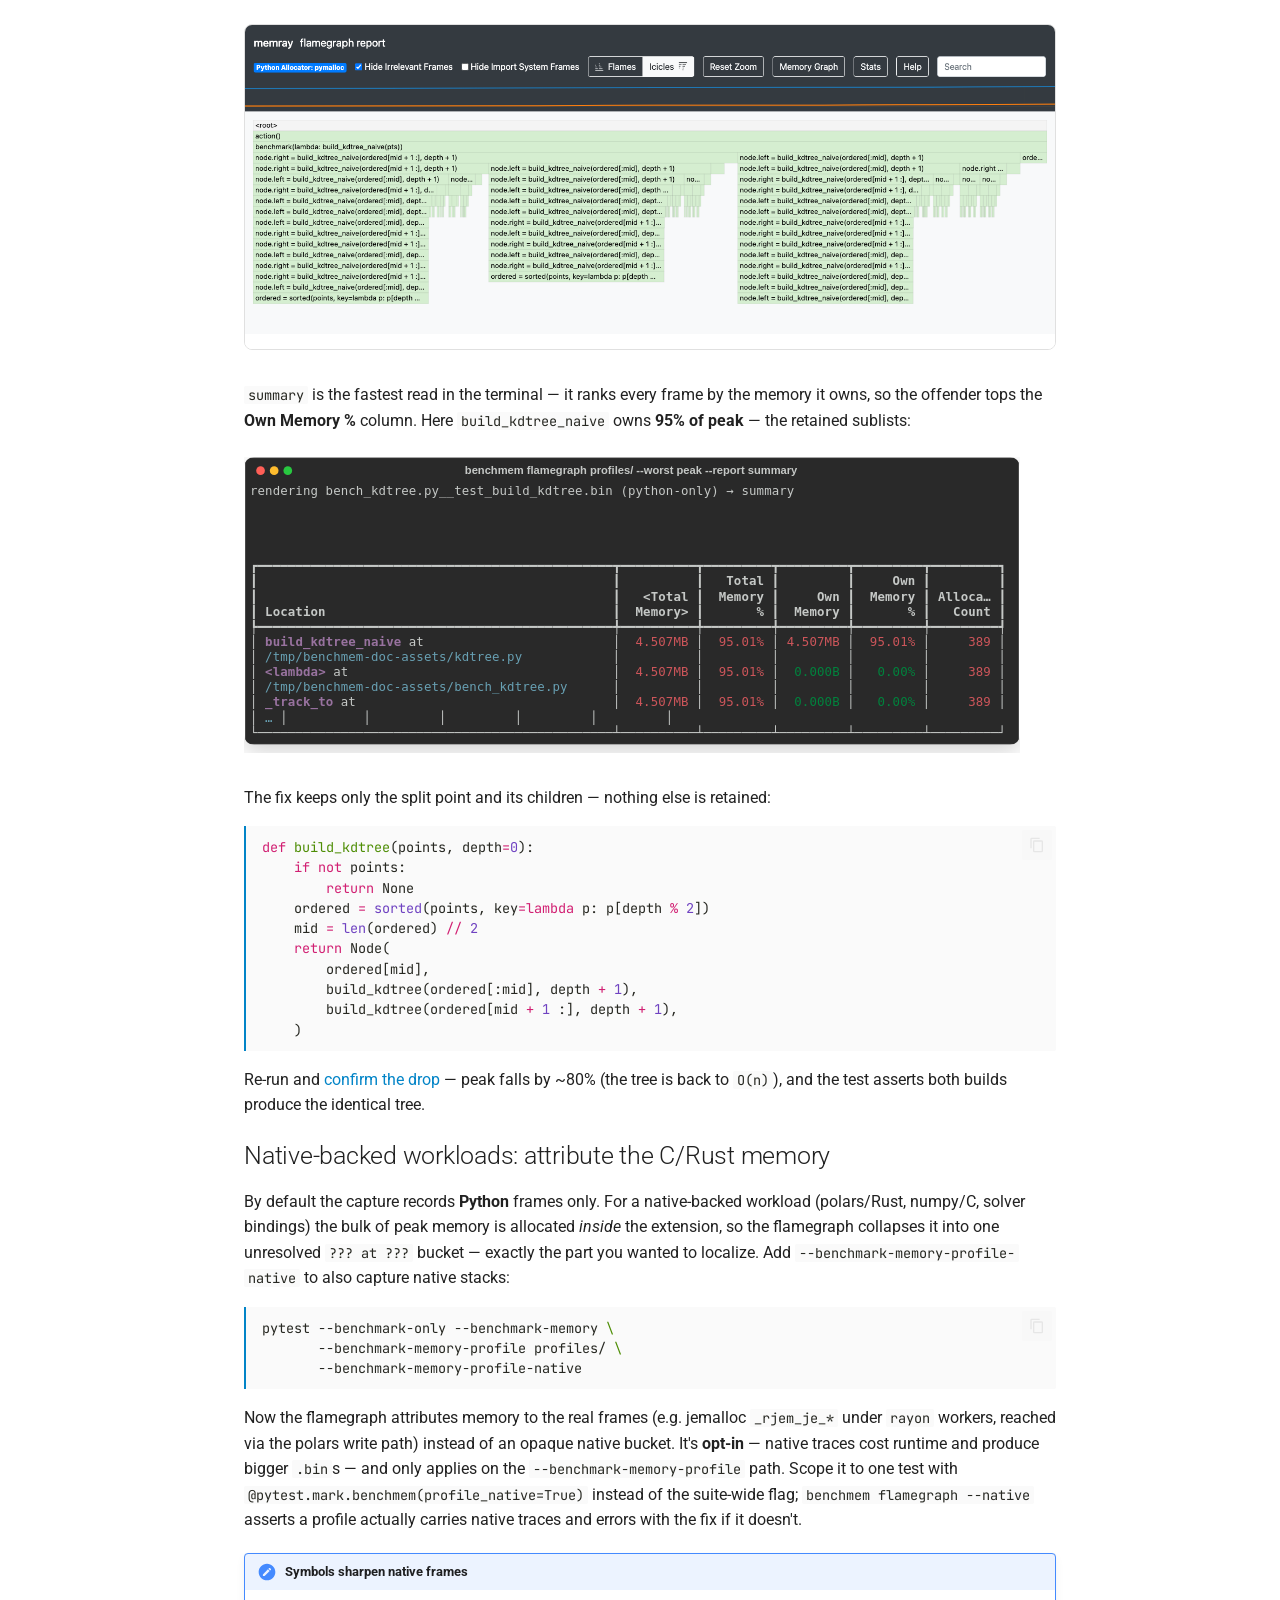
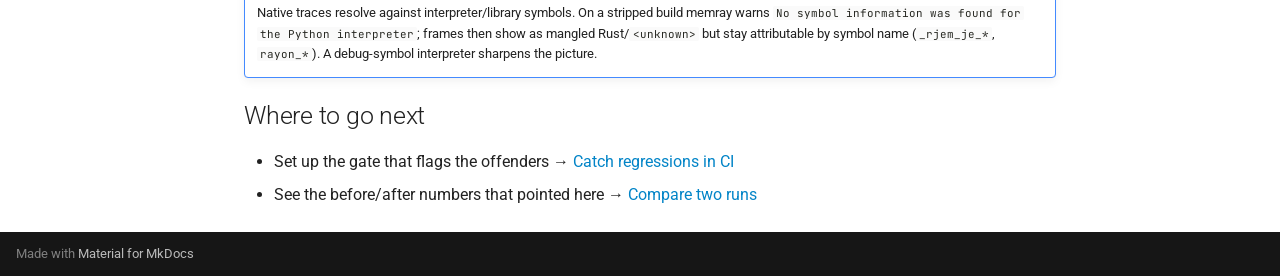
<file: profiling/index.html>
<!doctype html>
<html lang="en" class="no-js">
  <head>
    
      <meta charset="utf-8">
      <meta name="viewport" content="width=device-width,initial-scale=1">
      
        <meta name="description" content="The memory companion to pytest-benchmark — a memray peak-memory pass on the same test.">
      
      
      
        <link rel="canonical" href="https://pytest-benchmem.readthedocs.io/en/latest/profiling/">
      
      
        <link rel="prev" href="../getting-started/">
      
      
        <link rel="next" href="../compare-runs/">
      
      
        
      
      
      <link rel="icon" href="../assets/images/favicon.png">
      <meta name="generator" content="mkdocs-1.6.1, mkdocs-material-9.7.7">
    
    
      
        <title>Find where memory goes - pytest-benchmem</title>
      
    
    
      <link rel="stylesheet" href="../assets/stylesheets/main.ec1eaa64.min.css">
      
        
        <link rel="stylesheet" href="../assets/stylesheets/palette.ab4e12ef.min.css">
      
      


    
    
      
    
    
      
        
        
        <link rel="preconnect" href="https://fonts.gstatic.com" crossorigin>
        <link rel="stylesheet" href="https://fonts.googleapis.com/css?family=Roboto:300,300i,400,400i,700,700i%7CJetBrains+Mono:400,400i,700,700i&display=fallback">
        <style>:root{--md-text-font:"Roboto";--md-code-font:"JetBrains Mono"}</style>
      
    
    
      <link rel="stylesheet" href="../assets/_mkdocstrings.css">
    
      <link rel="stylesheet" href="../stylesheets/extra.css">
    
      <link rel="stylesheet" href="../termynal.css">
    
    <script>__md_scope=new URL("..",location),__md_hash=e=>[...e].reduce(((e,_)=>(e<<5)-e+_.charCodeAt(0)),0),__md_get=(e,_=localStorage,t=__md_scope)=>JSON.parse(_.getItem(t.pathname+"."+e)),__md_set=(e,_,t=localStorage,a=__md_scope)=>{try{t.setItem(a.pathname+"."+e,JSON.stringify(_))}catch(e){}}</script>
    
      

    
    
  </head>
  
  
    
    
      
    
    
    
    
    <body dir="ltr" data-md-color-scheme="default" data-md-color-primary="custom" data-md-color-accent="custom">
  
    
    <input class="md-toggle" data-md-toggle="drawer" type="checkbox" id="__drawer" autocomplete="off">
    <input class="md-toggle" data-md-toggle="search" type="checkbox" id="__search" autocomplete="off">
    <label class="md-overlay" for="__drawer"></label>
    <div data-md-component="skip">
      
        
        <a href="#find-where-memory-goes" class="md-skip">
          Skip to content
        </a>
      
    </div>
    <div data-md-component="announce">
      
    </div>
    
    
      

  

<header class="md-header md-header--shadow" data-md-component="header">
  <nav class="md-header__inner md-grid" aria-label="Header">
    <a href=".." title="pytest-benchmem" class="md-header__button md-logo" aria-label="pytest-benchmem" data-md-component="logo">
      
  
  <svg xmlns="http://www.w3.org/2000/svg" viewBox="0 0 24 24"><path d="M12 8a3 3 0 0 0 3-3 3 3 0 0 0-3-3 3 3 0 0 0-3 3 3 3 0 0 0 3 3m0 3.54C9.64 9.35 6.5 8 3 8v11c3.5 0 6.64 1.35 9 3.54 2.36-2.19 5.5-3.54 9-3.54V8c-3.5 0-6.64 1.35-9 3.54"/></svg>

    </a>
    <label class="md-header__button md-icon" for="__drawer">
      
      <svg xmlns="http://www.w3.org/2000/svg" viewBox="0 0 24 24"><path d="M3 6h18v2H3zm0 5h18v2H3zm0 5h18v2H3z"/></svg>
    </label>
    <div class="md-header__title" data-md-component="header-title">
      <div class="md-header__ellipsis">
        <div class="md-header__topic">
          <span class="md-ellipsis">
            pytest-benchmem
          </span>
        </div>
        <div class="md-header__topic" data-md-component="header-topic">
          <span class="md-ellipsis">
            
              Find where memory goes
            
          </span>
        </div>
      </div>
    </div>
    
      
        <form class="md-header__option" data-md-component="palette">
  
    
    
    
    <input class="md-option" data-md-color-media="" data-md-color-scheme="default" data-md-color-primary="custom" data-md-color-accent="custom"  aria-label="Dark mode"  type="radio" name="__palette" id="__palette_0">
    
      <label class="md-header__button md-icon" title="Dark mode" for="__palette_1" hidden>
        <svg xmlns="http://www.w3.org/2000/svg" viewBox="0 0 24 24"><path d="m17.75 4.09-2.53 1.94.91 3.06-2.63-1.81-2.63 1.81.91-3.06-2.53-1.94L12.44 4l1.06-3 1.06 3zm3.5 6.91-1.64 1.25.59 1.98-1.7-1.17-1.7 1.17.59-1.98L15.75 11l2.06-.05L18.5 9l.69 1.95zm-2.28 4.95c.83-.08 1.72 1.1 1.19 1.85-.32.45-.66.87-1.08 1.27C15.17 23 8.84 23 4.94 19.07c-3.91-3.9-3.91-10.24 0-14.14.4-.4.82-.76 1.27-1.08.75-.53 1.93.36 1.85 1.19-.27 2.86.69 5.83 2.89 8.02a9.96 9.96 0 0 0 8.02 2.89m-1.64 2.02a12.08 12.08 0 0 1-7.8-3.47c-2.17-2.19-3.33-5-3.49-7.82-2.81 3.14-2.7 7.96.31 10.98 3.02 3.01 7.84 3.12 10.98.31"/></svg>
      </label>
    
  
    
    
    
    <input class="md-option" data-md-color-media="" data-md-color-scheme="slate" data-md-color-primary="custom" data-md-color-accent="custom"  aria-label="Light mode"  type="radio" name="__palette" id="__palette_1">
    
      <label class="md-header__button md-icon" title="Light mode" for="__palette_0" hidden>
        <svg xmlns="http://www.w3.org/2000/svg" viewBox="0 0 24 24"><path d="M12 7a5 5 0 0 1 5 5 5 5 0 0 1-5 5 5 5 0 0 1-5-5 5 5 0 0 1 5-5m0 2a3 3 0 0 0-3 3 3 3 0 0 0 3 3 3 3 0 0 0 3-3 3 3 0 0 0-3-3m0-7 2.39 3.42C13.65 5.15 12.84 5 12 5s-1.65.15-2.39.42zM3.34 7l4.16-.35A7.2 7.2 0 0 0 5.94 8.5c-.44.74-.69 1.5-.83 2.29zm.02 10 1.76-3.77a7.131 7.131 0 0 0 2.38 4.14zM20.65 7l-1.77 3.79a7.02 7.02 0 0 0-2.38-4.15zm-.01 10-4.14.36c.59-.51 1.12-1.14 1.54-1.86.42-.73.69-1.5.83-2.29zM12 22l-2.41-3.44c.74.27 1.55.44 2.41.44.82 0 1.63-.17 2.37-.44z"/></svg>
      </label>
    
  
</form>
      
    
    
      <script>var palette=__md_get("__palette");if(palette&&palette.color){if("(prefers-color-scheme)"===palette.color.media){var media=matchMedia("(prefers-color-scheme: light)"),input=document.querySelector(media.matches?"[data-md-color-media='(prefers-color-scheme: light)']":"[data-md-color-media='(prefers-color-scheme: dark)']");palette.color.media=input.getAttribute("data-md-color-media"),palette.color.scheme=input.getAttribute("data-md-color-scheme"),palette.color.primary=input.getAttribute("data-md-color-primary"),palette.color.accent=input.getAttribute("data-md-color-accent")}for(var[key,value]of Object.entries(palette.color))document.body.setAttribute("data-md-color-"+key,value)}</script>
    
    
    
      
      
        <label class="md-header__button md-icon" for="__search">
          
          <svg xmlns="http://www.w3.org/2000/svg" viewBox="0 0 24 24"><path d="M9.5 3A6.5 6.5 0 0 1 16 9.5c0 1.61-.59 3.09-1.56 4.23l.27.27h.79l5 5-1.5 1.5-5-5v-.79l-.27-.27A6.52 6.52 0 0 1 9.5 16 6.5 6.5 0 0 1 3 9.5 6.5 6.5 0 0 1 9.5 3m0 2C7 5 5 7 5 9.5S7 14 9.5 14 14 12 14 9.5 12 5 9.5 5"/></svg>
        </label>
        <div class="md-search" data-md-component="search" role="dialog">
  <label class="md-search__overlay" for="__search"></label>
  <div class="md-search__inner" role="search">
    <form class="md-search__form" name="search">
      <input type="text" class="md-search__input" name="query" aria-label="Search" placeholder="Search" autocapitalize="off" autocorrect="off" autocomplete="off" spellcheck="false" data-md-component="search-query" required>
      <label class="md-search__icon md-icon" for="__search">
        
        <svg xmlns="http://www.w3.org/2000/svg" viewBox="0 0 24 24"><path d="M9.5 3A6.5 6.5 0 0 1 16 9.5c0 1.61-.59 3.09-1.56 4.23l.27.27h.79l5 5-1.5 1.5-5-5v-.79l-.27-.27A6.52 6.52 0 0 1 9.5 16 6.5 6.5 0 0 1 3 9.5 6.5 6.5 0 0 1 9.5 3m0 2C7 5 5 7 5 9.5S7 14 9.5 14 14 12 14 9.5 12 5 9.5 5"/></svg>
        
        <svg xmlns="http://www.w3.org/2000/svg" viewBox="0 0 24 24"><path d="M20 11v2H8l5.5 5.5-1.42 1.42L4.16 12l7.92-7.92L13.5 5.5 8 11z"/></svg>
      </label>
      <nav class="md-search__options" aria-label="Search">
        
        <button type="reset" class="md-search__icon md-icon" title="Clear" aria-label="Clear" tabindex="-1">
          
          <svg xmlns="http://www.w3.org/2000/svg" viewBox="0 0 24 24"><path d="M19 6.41 17.59 5 12 10.59 6.41 5 5 6.41 10.59 12 5 17.59 6.41 19 12 13.41 17.59 19 19 17.59 13.41 12z"/></svg>
        </button>
      </nav>
      
        <div class="md-search__suggest" data-md-component="search-suggest"></div>
      
    </form>
    <div class="md-search__output">
      <div class="md-search__scrollwrap" tabindex="0" data-md-scrollfix>
        <div class="md-search-result" data-md-component="search-result">
          <div class="md-search-result__meta">
            Initializing search
          </div>
          <ol class="md-search-result__list" role="presentation"></ol>
        </div>
      </div>
    </div>
  </div>
</div>
      
    
    
      <div class="md-header__source">
        <a href="https://github.com/fluxopt/pytest-benchmem" title="Go to repository" class="md-source" data-md-component="source">
  <div class="md-source__icon md-icon">
    
    <svg xmlns="http://www.w3.org/2000/svg" viewBox="0 0 448 512"><!--! Font Awesome Free 7.1.0 by @fontawesome - https://fontawesome.com License - https://fontawesome.com/license/free (Icons: CC BY 4.0, Fonts: SIL OFL 1.1, Code: MIT License) Copyright 2025 Fonticons, Inc.--><path d="M439.6 236.1 244 40.5c-5.4-5.5-12.8-8.5-20.4-8.5s-15 3-20.4 8.4L162.5 81l51.5 51.5c27.1-9.1 52.7 16.8 43.4 43.7l49.7 49.7c34.2-11.8 61.2 31 35.5 56.7-26.5 26.5-70.2-2.9-56-37.3L240.3 199v121.9c25.3 12.5 22.3 41.8 9.1 55-6.4 6.4-15.2 10.1-24.3 10.1s-17.8-3.6-24.3-10.1c-17.6-17.6-11.1-46.9 11.2-56v-123c-20.8-8.5-24.6-30.7-18.6-45L142.6 101 8.5 235.1C3 240.6 0 247.9 0 255.5s3 15 8.5 20.4l195.6 195.7c5.4 5.4 12.7 8.4 20.4 8.4s15-3 20.4-8.4l194.7-194.7c5.4-5.4 8.4-12.8 8.4-20.4s-3-15-8.4-20.4"/></svg>
  </div>
  <div class="md-source__repository">
    GitHub
  </div>
</a>
      </div>
    
  </nav>
  
</header>
    
    <div class="md-container" data-md-component="container">
      
      
        
          
        
      
      <main class="md-main" data-md-component="main">
        <div class="md-main__inner md-grid">
          
            
              
              <div class="md-sidebar md-sidebar--primary" data-md-component="sidebar" data-md-type="navigation" >
                <div class="md-sidebar__scrollwrap">
                  <div class="md-sidebar__inner">
                    



<nav class="md-nav md-nav--primary" aria-label="Navigation" data-md-level="0">
  <label class="md-nav__title" for="__drawer">
    <a href=".." title="pytest-benchmem" class="md-nav__button md-logo" aria-label="pytest-benchmem" data-md-component="logo">
      
  
  <svg xmlns="http://www.w3.org/2000/svg" viewBox="0 0 24 24"><path d="M12 8a3 3 0 0 0 3-3 3 3 0 0 0-3-3 3 3 0 0 0-3 3 3 3 0 0 0 3 3m0 3.54C9.64 9.35 6.5 8 3 8v11c3.5 0 6.64 1.35 9 3.54 2.36-2.19 5.5-3.54 9-3.54V8c-3.5 0-6.64 1.35-9 3.54"/></svg>

    </a>
    pytest-benchmem
  </label>
  
    <div class="md-nav__source">
      <a href="https://github.com/fluxopt/pytest-benchmem" title="Go to repository" class="md-source" data-md-component="source">
  <div class="md-source__icon md-icon">
    
    <svg xmlns="http://www.w3.org/2000/svg" viewBox="0 0 448 512"><!--! Font Awesome Free 7.1.0 by @fontawesome - https://fontawesome.com License - https://fontawesome.com/license/free (Icons: CC BY 4.0, Fonts: SIL OFL 1.1, Code: MIT License) Copyright 2025 Fonticons, Inc.--><path d="M439.6 236.1 244 40.5c-5.4-5.5-12.8-8.5-20.4-8.5s-15 3-20.4 8.4L162.5 81l51.5 51.5c27.1-9.1 52.7 16.8 43.4 43.7l49.7 49.7c34.2-11.8 61.2 31 35.5 56.7-26.5 26.5-70.2-2.9-56-37.3L240.3 199v121.9c25.3 12.5 22.3 41.8 9.1 55-6.4 6.4-15.2 10.1-24.3 10.1s-17.8-3.6-24.3-10.1c-17.6-17.6-11.1-46.9 11.2-56v-123c-20.8-8.5-24.6-30.7-18.6-45L142.6 101 8.5 235.1C3 240.6 0 247.9 0 255.5s3 15 8.5 20.4l195.6 195.7c5.4 5.4 12.7 8.4 20.4 8.4s15-3 20.4-8.4l194.7-194.7c5.4-5.4 8.4-12.8 8.4-20.4s-3-15-8.4-20.4"/></svg>
  </div>
  <div class="md-source__repository">
    GitHub
  </div>
</a>
    </div>
  
  <ul class="md-nav__list" data-md-scrollfix>
    
      
      
  
  
  
  
    <li class="md-nav__item">
      <a href=".." class="md-nav__link">
        
  
  
  <span class="md-ellipsis">
    
  
    Home
  

    
  </span>
  
  

      </a>
    </li>
  

    
      
      
  
  
  
  
    <li class="md-nav__item">
      <a href="../getting-started/" class="md-nav__link">
        
  
  
  <span class="md-ellipsis">
    
  
    Quickstart
  

    
  </span>
  
  

      </a>
    </li>
  

    
      
      
  
  
    
  
  
  
    
    
    
    
    
    <li class="md-nav__item md-nav__item--active md-nav__item--nested">
      
        
        
        <input class="md-nav__toggle md-toggle " type="checkbox" id="__nav_3" checked>
        
          
          <label class="md-nav__link" for="__nav_3" id="__nav_3_label" tabindex="0">
            
  
  
  <span class="md-ellipsis">
    
  
    Find & fix
  

    
  </span>
  
  

            <span class="md-nav__icon md-icon"></span>
          </label>
        
        <nav class="md-nav" data-md-level="1" aria-labelledby="__nav_3_label" aria-expanded="true">
          <label class="md-nav__title" for="__nav_3">
            <span class="md-nav__icon md-icon"></span>
            
  
    Find & fix
  

          </label>
          <ul class="md-nav__list" data-md-scrollfix>
            
              
                
  
  
    
  
  
  
    <li class="md-nav__item md-nav__item--active">
      
      <input class="md-nav__toggle md-toggle" type="checkbox" id="__toc">
      
      
        
      
      
        <label class="md-nav__link md-nav__link--active" for="__toc">
          
  
  
  <span class="md-ellipsis">
    
  
    Find where memory goes
  

    
  </span>
  
  

          <span class="md-nav__icon md-icon"></span>
        </label>
      
      <a href="./" class="md-nav__link md-nav__link--active">
        
  
  
  <span class="md-ellipsis">
    
  
    Find where memory goes
  

    
  </span>
  
  

      </a>
      
        

<nav class="md-nav md-nav--secondary" aria-label="Table of contents">
  
  
  
    
  
  
    <label class="md-nav__title" for="__toc">
      <span class="md-nav__icon md-icon"></span>
      Table of contents
    </label>
    <ul class="md-nav__list" data-md-component="toc" data-md-scrollfix>
      
        <li class="md-nav__item">
  <a href="#keep-a-profile-for-the-offenders" class="md-nav__link">
    <span class="md-ellipsis">
      
        Keep a profile for the offenders
      
    </span>
  </a>
  
</li>
      
        <li class="md-nav__item">
  <a href="#one-step-render-benchmem-flamegraph" class="md-nav__link">
    <span class="md-ellipsis">
      
        One-step render — benchmem flamegraph
      
    </span>
  </a>
  
</li>
      
        <li class="md-nav__item">
  <a href="#a-worked-example-building-a-k-d-tree" class="md-nav__link">
    <span class="md-ellipsis">
      
        A worked example — building a k-d tree
      
    </span>
  </a>
  
</li>
      
        <li class="md-nav__item">
  <a href="#native-backed-workloads-attribute-the-crust-memory" class="md-nav__link">
    <span class="md-ellipsis">
      
        Native-backed workloads: attribute the C/Rust memory
      
    </span>
  </a>
  
</li>
      
        <li class="md-nav__item">
  <a href="#where-to-go-next" class="md-nav__link">
    <span class="md-ellipsis">
      
        Where to go next
      
    </span>
  </a>
  
</li>
      
    </ul>
  
</nav>
      
    </li>
  

              
            
              
                
  
  
  
  
    <li class="md-nav__item">
      <a href="../compare-runs/" class="md-nav__link">
        
  
  
  <span class="md-ellipsis">
    
  
    Compare two runs
  

    
  </span>
  
  

      </a>
    </li>
  

              
            
          </ul>
        </nav>
      
    </li>
  

    
      
      
  
  
  
  
    
    
    
    
    
    <li class="md-nav__item md-nav__item--nested">
      
        
        
        <input class="md-nav__toggle md-toggle " type="checkbox" id="__nav_4" >
        
          
          <label class="md-nav__link" for="__nav_4" id="__nav_4_label" tabindex="0">
            
  
  
  <span class="md-ellipsis">
    
  
    Concepts
  

    
  </span>
  
  

            <span class="md-nav__icon md-icon"></span>
          </label>
        
        <nav class="md-nav" data-md-level="1" aria-labelledby="__nav_4_label" aria-expanded="false">
          <label class="md-nav__title" for="__nav_4">
            <span class="md-nav__icon md-icon"></span>
            
  
    Concepts
  

          </label>
          <ul class="md-nav__list" data-md-scrollfix>
            
              
                
  
  
  
  
    <li class="md-nav__item">
      <a href="../metrics/" class="md-nav__link">
        
  
  
  <span class="md-ellipsis">
    
  
    Choosing a metric
  

    
  </span>
  
  

      </a>
    </li>
  

              
            
              
                
  
  
  
  
    <li class="md-nav__item">
      <a href="../dims/" class="md-nav__link">
        
  
  
  <span class="md-ellipsis">
    
  
    Grouping by dims
  

    
  </span>
  
  

      </a>
    </li>
  

              
            
          </ul>
        </nav>
      
    </li>
  

    
      
      
  
  
  
  
    
    
    
    
    
    <li class="md-nav__item md-nav__item--nested">
      
        
        
        <input class="md-nav__toggle md-toggle " type="checkbox" id="__nav_5" >
        
          
          <label class="md-nav__link" for="__nav_5" id="__nav_5_label" tabindex="0">
            
  
  
  <span class="md-ellipsis">
    
  
    More (newer)
  

    
  </span>
  
  

            <span class="md-nav__icon md-icon"></span>
          </label>
        
        <nav class="md-nav" data-md-level="1" aria-labelledby="__nav_5_label" aria-expanded="false">
          <label class="md-nav__title" for="__nav_5">
            <span class="md-nav__icon md-icon"></span>
            
  
    More (newer)
  

          </label>
          <ul class="md-nav__list" data-md-scrollfix>
            
              
                
  
  
  
  
    <li class="md-nav__item">
      <a href="../catch-regressions/" class="md-nav__link">
        
  
  
  <span class="md-ellipsis">
    
  
    Catch regressions in CI
  

    
  </span>
  
  

      </a>
    </li>
  

              
            
              
                
  
  
  
  
    <li class="md-nav__item">
      <a href="../visualize/" class="md-nav__link">
        
  
  
  <span class="md-ellipsis">
    
  
    Visualize memory
  

    
  </span>
  
  

      </a>
    </li>
  

              
            
              
                
  
  
  
  
    <li class="md-nav__item">
      <a href="../sweeps/" class="md-nav__link">
        
  
  
  <span class="md-ellipsis">
    
  
    Compare across versions
  

    
  </span>
  
  

      </a>
    </li>
  

              
            
          </ul>
        </nav>
      
    </li>
  

    
      
      
  
  
  
  
    
    
    
    
    
    <li class="md-nav__item md-nav__item--nested">
      
        
        
        <input class="md-nav__toggle md-toggle " type="checkbox" id="__nav_6" >
        
          
          <label class="md-nav__link" for="__nav_6" id="__nav_6_label" tabindex="0">
            
  
  
  <span class="md-ellipsis">
    
  
    Gallery
  

    
  </span>
  
  

            <span class="md-nav__icon md-icon"></span>
          </label>
        
        <nav class="md-nav" data-md-level="1" aria-labelledby="__nav_6_label" aria-expanded="false">
          <label class="md-nav__title" for="__nav_6">
            <span class="md-nav__icon md-icon"></span>
            
  
    Gallery
  

          </label>
          <ul class="md-nav__list" data-md-scrollfix>
            
              
                
  
  
  
  
    <li class="md-nav__item">
      <a href="../gallery/linopy-memory.ipynb" class="md-nav__link">
        
  
  
  <span class="md-ellipsis">
    
  
    linopy: reuse your CodSpeed benchmarks locally
  

    
  </span>
  
  

      </a>
    </li>
  

              
            
          </ul>
        </nav>
      
    </li>
  

    
      
      
  
  
  
  
    <li class="md-nav__item">
      <a href="../reference/" class="md-nav__link">
        
  
  
  <span class="md-ellipsis">
    
  
    Reference
  

    
  </span>
  
  

      </a>
    </li>
  

    
      
      
  
  
  
  
    <li class="md-nav__item">
      <a href="../changelog/" class="md-nav__link">
        
  
  
  <span class="md-ellipsis">
    
  
    Release notes
  

    
  </span>
  
  

      </a>
    </li>
  

    
  </ul>
</nav>
                  </div>
                </div>
              </div>
            
            
              
              <div class="md-sidebar md-sidebar--secondary" data-md-component="sidebar" data-md-type="toc" >
                <div class="md-sidebar__scrollwrap">
                  <div class="md-sidebar__inner">
                    

<nav class="md-nav md-nav--secondary" aria-label="Table of contents">
  
  
  
    
  
  
    <label class="md-nav__title" for="__toc">
      <span class="md-nav__icon md-icon"></span>
      Table of contents
    </label>
    <ul class="md-nav__list" data-md-component="toc" data-md-scrollfix>
      
        <li class="md-nav__item">
  <a href="#keep-a-profile-for-the-offenders" class="md-nav__link">
    <span class="md-ellipsis">
      
        Keep a profile for the offenders
      
    </span>
  </a>
  
</li>
      
        <li class="md-nav__item">
  <a href="#one-step-render-benchmem-flamegraph" class="md-nav__link">
    <span class="md-ellipsis">
      
        One-step render — benchmem flamegraph
      
    </span>
  </a>
  
</li>
      
        <li class="md-nav__item">
  <a href="#a-worked-example-building-a-k-d-tree" class="md-nav__link">
    <span class="md-ellipsis">
      
        A worked example — building a k-d tree
      
    </span>
  </a>
  
</li>
      
        <li class="md-nav__item">
  <a href="#native-backed-workloads-attribute-the-crust-memory" class="md-nav__link">
    <span class="md-ellipsis">
      
        Native-backed workloads: attribute the C/Rust memory
      
    </span>
  </a>
  
</li>
      
        <li class="md-nav__item">
  <a href="#where-to-go-next" class="md-nav__link">
    <span class="md-ellipsis">
      
        Where to go next
      
    </span>
  </a>
  
</li>
      
    </ul>
  
</nav>
                  </div>
                </div>
              </div>
            
          
          
            <div class="md-content" data-md-component="content">
              
              <article class="md-content__inner md-typeset">
                
                  


  
  


<h1 id="find-where-memory-goes">Find where memory goes<a class="headerlink" href="#find-where-memory-goes" title="Permanent link">&para;</a></h1>
<p>This is the heart of pytest-benchmem. A peak number tells you <em>which</em> benchmark is heavy, not
<em>where</em> the memory goes — so keep the memray profile for it and render the allocating call paths.
Now you know exactly what to optimize; change the code, re-run, and
<a href="../compare-runs/">confirm the drop</a>.</p>
<h2 id="keep-a-profile-for-the-offenders">Keep a profile for the offenders<a class="headerlink" href="#keep-a-profile-for-the-offenders" title="Permanent link">&para;</a></h2>
<p>Add <code>--benchmark-memory-profile DIR</code> to keep the memray profile (<code>.bin</code>) for each regressing id:</p>
<div class="highlight"><pre><span></span><code><a id="__codelineno-0-1" name="__codelineno-0-1" href="#__codelineno-0-1"></a>pytest<span class="w"> </span>--benchmark-only<span class="w"> </span>--benchmark-memory<span class="w"> </span><span class="se">\</span>
<a id="__codelineno-0-2" name="__codelineno-0-2" href="#__codelineno-0-2"></a><span class="w">       </span>--benchmark-memory-compare-fail<span class="o">=</span>peak:10%<span class="w"> </span><span class="se">\</span>
<a id="__codelineno-0-3" name="__codelineno-0-3" href="#__codelineno-0-3"></a><span class="w">       </span>--benchmark-memory-profile<span class="w"> </span>profiles/
<a id="__codelineno-0-4" name="__codelineno-0-4" href="#__codelineno-0-4"></a><span class="c1"># -&gt; profiles/&lt;id&gt;.bin for every id over threshold; clean ids get nothing</span>
</code></pre></div>
<p>The run prints a ready-to-paste command per saved profile:</p>
<div class="highlight"><pre><span></span><code><a id="__codelineno-1-1" name="__codelineno-1-1" href="#__codelineno-1-1"></a>benchmem: saved 1 memory profile(s) to profiles/ — render with:
<a id="__codelineno-1-2" name="__codelineno-1-2" href="#__codelineno-1-2"></a>    memray flamegraph profiles/test_solve.bin
</code></pre></div>
<p>The <code>.bin</code> is memray's raw capture, so the same file also feeds <code>memray tree</code> / <code>summary</code> / <code>stats</code>
— pick the lens you want. Off by default (retaining <code>.bin</code>s costs disk), and in CI it's the natural
artifact to upload and render locally on the PR.</p>
<p><strong>Which benchmarks get a profile</strong> follows the gate:</p>
<ul>
<li><strong>with</strong> <code>--benchmark-memory-compare-fail</code> → only the <strong>regressing</strong> ids (keep the failing run
  cheap and the output small);</li>
<li><strong>without</strong> a fail-gate → <strong>every measured benchmark</strong> — drop the gate and keep
  <code>--benchmark-memory-profile DIR</code> alone to archive them all, regressing or not.</li>
</ul>
<h2 id="one-step-render-benchmem-flamegraph">One-step render — <code>benchmem flamegraph</code><a class="headerlink" href="#one-step-render-benchmem-flamegraph" title="Permanent link">&para;</a></h2>
<p>Instead of finding the right <code>.bin</code> and remembering the memray subcommand, point <code>benchmem
flamegraph</code> at the profile dir and name the test (an exact id or a unique substring):</p>
<div class="highlight"><pre><span></span><code><a id="__codelineno-2-1" name="__codelineno-2-1" href="#__codelineno-2-1"></a>benchmem<span class="w"> </span>flamegraph<span class="w"> </span>profiles/<span class="w"> </span>test_solve<span class="w">          </span><span class="c1"># → profiles/test_solve.flamegraph.html</span>
<a id="__codelineno-2-2" name="__codelineno-2-2" href="#__codelineno-2-2"></a>benchmem<span class="w"> </span>flamegraph<span class="w"> </span>profiles/<span class="w"> </span>--worst<span class="w"> </span>peak<span class="w"> </span>--open<span class="w"> </span><span class="c1"># auto-pick the heaviest, open it</span>
<a id="__codelineno-2-3" name="__codelineno-2-3" href="#__codelineno-2-3"></a>benchmem<span class="w"> </span>flamegraph<span class="w"> </span>profiles/<span class="w"> </span>test_solve<span class="w"> </span>--report<span class="w"> </span>tree<span class="w">   </span><span class="c1"># terminal lens instead of HTML</span>
</code></pre></div>
<p><code>--worst peak|allocated|allocations</code> reads the metric straight from each <code>.bin</code> and renders the
heaviest, so you don't have to look up the id. <code>--report</code> passes through to any memray reporter
(<code>flamegraph</code> default, plus <code>table</code> / <code>tree</code> / <code>summary</code> / <code>stats</code>); HTML reports land next to the
<code>.bin</code> (override with <code>-o</code>, overwrite with <code>-f</code>).</p>
<h2 id="a-worked-example-building-a-k-d-tree">A worked example — building a k-d tree<a class="headerlink" href="#a-worked-example-building-a-k-d-tree" title="Permanent link">&para;</a></h2>
<p>The captures below profile a real, tested function
(<a href="https://github.com/fluxopt/pytest-benchmem/blob/main/examples/kdtree.py"><code>examples/kdtree.py</code></a>):
building a 2-D k-d tree, which recursively splits points by alternating axes — the backbone of
nearest-neighbour search. The naive build commits a classic mistake: every node keeps a reference
to the whole sublist it was split from, so the finished tree retains <code>O(n·log n)</code> points instead
of <code>O(n)</code>.</p>
<div class="highlight"><pre><span></span><code><a id="__codelineno-3-1" name="__codelineno-3-1" href="#__codelineno-3-1"></a><span class="k">def</span><span class="w"> </span><span class="nf">build_kdtree_naive</span><span class="p">(</span><span class="n">points</span><span class="p">,</span> <span class="n">depth</span><span class="o">=</span><span class="mi">0</span><span class="p">):</span>
<a id="__codelineno-3-2" name="__codelineno-3-2" href="#__codelineno-3-2"></a>    <span class="k">if</span> <span class="ow">not</span> <span class="n">points</span><span class="p">:</span>
<a id="__codelineno-3-3" name="__codelineno-3-3" href="#__codelineno-3-3"></a>        <span class="k">return</span> <span class="kc">None</span>
<a id="__codelineno-3-4" name="__codelineno-3-4" href="#__codelineno-3-4"></a>    <span class="n">ordered</span> <span class="o">=</span> <span class="nb">sorted</span><span class="p">(</span><span class="n">points</span><span class="p">,</span> <span class="n">key</span><span class="o">=</span><span class="k">lambda</span> <span class="n">p</span><span class="p">:</span> <span class="n">p</span><span class="p">[</span><span class="n">depth</span> <span class="o">%</span> <span class="mi">2</span><span class="p">])</span>
<a id="__codelineno-3-5" name="__codelineno-3-5" href="#__codelineno-3-5"></a>    <span class="n">mid</span> <span class="o">=</span> <span class="nb">len</span><span class="p">(</span><span class="n">ordered</span><span class="p">)</span> <span class="o">//</span> <span class="mi">2</span>
<a id="__codelineno-3-6" name="__codelineno-3-6" href="#__codelineno-3-6"></a>    <span class="n">node</span> <span class="o">=</span> <span class="n">RegionNode</span><span class="p">(</span><span class="n">ordered</span><span class="p">[</span><span class="n">mid</span><span class="p">],</span> <span class="n">ordered</span><span class="p">)</span>  <span class="c1"># ← the leak: keeps the whole sublist alive</span>
<a id="__codelineno-3-7" name="__codelineno-3-7" href="#__codelineno-3-7"></a>    <span class="n">node</span><span class="o">.</span><span class="n">left</span> <span class="o">=</span> <span class="n">build_kdtree_naive</span><span class="p">(</span><span class="n">ordered</span><span class="p">[:</span><span class="n">mid</span><span class="p">],</span> <span class="n">depth</span> <span class="o">+</span> <span class="mi">1</span><span class="p">)</span>
<a id="__codelineno-3-8" name="__codelineno-3-8" href="#__codelineno-3-8"></a>    <span class="n">node</span><span class="o">.</span><span class="n">right</span> <span class="o">=</span> <span class="n">build_kdtree_naive</span><span class="p">(</span><span class="n">ordered</span><span class="p">[</span><span class="n">mid</span> <span class="o">+</span> <span class="mi">1</span> <span class="p">:],</span> <span class="n">depth</span> <span class="o">+</span> <span class="mi">1</span><span class="p">)</span>
<a id="__codelineno-3-9" name="__codelineno-3-9" href="#__codelineno-3-9"></a>    <span class="k">return</span> <span class="n">node</span>
</code></pre></div>
<p>Because the work is recursive, the flamegraph is a proper tree — every <code>build_kdtree_naive</code> frame
is a subtree, and the per-level <code>sorted(...)</code> and slice allocations are what pile up:</p>
<p><img alt="memray flamegraph: a deep recursive pyramid of build_kdtree_naive frames, one subtree per recursive call" class="flameshot" src="../assets/flamegraph.png" /></p>
<p><code>summary</code> is the fastest read in the terminal — it ranks every frame by the memory it owns, so the
offender tops the <strong>Own Memory %</strong> column. Here <code>build_kdtree_naive</code> owns <strong>95% of peak</strong> — the
retained sublists:</p>
<figure class="termshot">
<img alt="Colored benchmem flamegraph summary table: build_kdtree_naive tops the Own Memory column at 95% of peak" src="../assets/flamegraph-summary.svg" />
</figure>
<p>The fix keeps only the split point and its children — nothing else is retained:</p>
<div class="highlight"><pre><span></span><code><a id="__codelineno-4-1" name="__codelineno-4-1" href="#__codelineno-4-1"></a><span class="k">def</span><span class="w"> </span><span class="nf">build_kdtree</span><span class="p">(</span><span class="n">points</span><span class="p">,</span> <span class="n">depth</span><span class="o">=</span><span class="mi">0</span><span class="p">):</span>
<a id="__codelineno-4-2" name="__codelineno-4-2" href="#__codelineno-4-2"></a>    <span class="k">if</span> <span class="ow">not</span> <span class="n">points</span><span class="p">:</span>
<a id="__codelineno-4-3" name="__codelineno-4-3" href="#__codelineno-4-3"></a>        <span class="k">return</span> <span class="kc">None</span>
<a id="__codelineno-4-4" name="__codelineno-4-4" href="#__codelineno-4-4"></a>    <span class="n">ordered</span> <span class="o">=</span> <span class="nb">sorted</span><span class="p">(</span><span class="n">points</span><span class="p">,</span> <span class="n">key</span><span class="o">=</span><span class="k">lambda</span> <span class="n">p</span><span class="p">:</span> <span class="n">p</span><span class="p">[</span><span class="n">depth</span> <span class="o">%</span> <span class="mi">2</span><span class="p">])</span>
<a id="__codelineno-4-5" name="__codelineno-4-5" href="#__codelineno-4-5"></a>    <span class="n">mid</span> <span class="o">=</span> <span class="nb">len</span><span class="p">(</span><span class="n">ordered</span><span class="p">)</span> <span class="o">//</span> <span class="mi">2</span>
<a id="__codelineno-4-6" name="__codelineno-4-6" href="#__codelineno-4-6"></a>    <span class="k">return</span> <span class="n">Node</span><span class="p">(</span>
<a id="__codelineno-4-7" name="__codelineno-4-7" href="#__codelineno-4-7"></a>        <span class="n">ordered</span><span class="p">[</span><span class="n">mid</span><span class="p">],</span>
<a id="__codelineno-4-8" name="__codelineno-4-8" href="#__codelineno-4-8"></a>        <span class="n">build_kdtree</span><span class="p">(</span><span class="n">ordered</span><span class="p">[:</span><span class="n">mid</span><span class="p">],</span> <span class="n">depth</span> <span class="o">+</span> <span class="mi">1</span><span class="p">),</span>
<a id="__codelineno-4-9" name="__codelineno-4-9" href="#__codelineno-4-9"></a>        <span class="n">build_kdtree</span><span class="p">(</span><span class="n">ordered</span><span class="p">[</span><span class="n">mid</span> <span class="o">+</span> <span class="mi">1</span> <span class="p">:],</span> <span class="n">depth</span> <span class="o">+</span> <span class="mi">1</span><span class="p">),</span>
<a id="__codelineno-4-10" name="__codelineno-4-10" href="#__codelineno-4-10"></a>    <span class="p">)</span>
</code></pre></div>
<p>Re-run and <a href="../compare-runs/">confirm the drop</a> — peak falls by ~80% (the tree is back to <code>O(n)</code>),
and the test asserts both builds produce the identical tree.</p>
<h2 id="native-backed-workloads-attribute-the-crust-memory">Native-backed workloads: attribute the C/Rust memory<a class="headerlink" href="#native-backed-workloads-attribute-the-crust-memory" title="Permanent link">&para;</a></h2>
<p>By default the capture records <strong>Python</strong> frames only. For a native-backed workload (polars/Rust,
numpy/C, solver bindings) the bulk of peak memory is allocated <em>inside</em> the extension, so the
flamegraph collapses it into one unresolved <code>??? at ???</code> bucket — exactly the part you wanted to
localize. Add <code>--benchmark-memory-profile-native</code> to also capture native stacks:</p>
<div class="highlight"><pre><span></span><code><a id="__codelineno-5-1" name="__codelineno-5-1" href="#__codelineno-5-1"></a>pytest<span class="w"> </span>--benchmark-only<span class="w"> </span>--benchmark-memory<span class="w"> </span><span class="se">\</span>
<a id="__codelineno-5-2" name="__codelineno-5-2" href="#__codelineno-5-2"></a><span class="w">       </span>--benchmark-memory-profile<span class="w"> </span>profiles/<span class="w"> </span><span class="se">\</span>
<a id="__codelineno-5-3" name="__codelineno-5-3" href="#__codelineno-5-3"></a><span class="w">       </span>--benchmark-memory-profile-native
</code></pre></div>
<p>Now the flamegraph attributes memory to the real frames (e.g. jemalloc <code>_rjem_je_*</code> under <code>rayon</code>
workers, reached via the polars write path) instead of an opaque native bucket. It's <strong>opt-in</strong> —
native traces cost runtime and produce bigger <code>.bin</code>s — and only applies on the
<code>--benchmark-memory-profile</code> path. Scope it to one test with
<code>@pytest.mark.benchmem(profile_native=True)</code> instead of the suite-wide flag; <code>benchmem flamegraph
--native</code> asserts a profile actually carries native traces and errors with the fix if it doesn't.</p>
<div class="admonition note">
<p class="admonition-title">Symbols sharpen native frames</p>
<p>Native traces resolve against interpreter/library symbols. On a stripped build memray warns
<code>No symbol information was found for the Python interpreter</code>; frames then show as mangled
Rust/<code>&lt;unknown&gt;</code> but stay attributable by symbol name (<code>_rjem_je_*</code>, <code>rayon_*</code>). A debug-symbol
interpreter sharpens the picture.</p>
</div>
<h2 id="where-to-go-next">Where to go next<a class="headerlink" href="#where-to-go-next" title="Permanent link">&para;</a></h2>
<ul>
<li>Set up the gate that flags the offenders → <a href="../catch-regressions/">Catch regressions in CI</a></li>
<li>See the before/after numbers that pointed here → <a href="../compare-runs/">Compare two runs</a></li>
</ul>












                
              </article>
            </div>
          
          
<script>var target=document.getElementById(location.hash.slice(1));target&&target.name&&(target.checked=target.name.startsWith("__tabbed_"))</script>
        </div>
        
          <button type="button" class="md-top md-icon" data-md-component="top" hidden>
  
  <svg xmlns="http://www.w3.org/2000/svg" viewBox="0 0 24 24"><path d="M13 20h-2V8l-5.5 5.5-1.42-1.42L12 4.16l7.92 7.92-1.42 1.42L13 8z"/></svg>
  Back to top
</button>
        
      </main>
      
        <footer class="md-footer">
  
  <div class="md-footer-meta md-typeset">
    <div class="md-footer-meta__inner md-grid">
      <div class="md-copyright">
  
  
    Made with
    <a href="https://squidfunk.github.io/mkdocs-material/" target="_blank" rel="noopener">
      Material for MkDocs
    </a>
  
</div>
      
    </div>
  </div>
</footer>
      
    </div>
    <div class="md-dialog" data-md-component="dialog">
      <div class="md-dialog__inner md-typeset"></div>
    </div>
    
    
    
      
      
      <script id="__config" type="application/json">{"annotate": null, "base": "..", "features": ["navigation.instant", "navigation.top", "toc.follow", "search.suggest", "search.highlight", "content.code.copy", "content.code.select"], "search": "../assets/javascripts/workers/search.2c215733.min.js", "tags": null, "translations": {"clipboard.copied": "Copied to clipboard", "clipboard.copy": "Copy to clipboard", "search.result.more.one": "1 more on this page", "search.result.more.other": "# more on this page", "search.result.none": "No matching documents", "search.result.one": "1 matching document", "search.result.other": "# matching documents", "search.result.placeholder": "Type to start searching", "search.result.term.missing": "Missing", "select.version": "Select version"}, "version": null}</script>
    
    
      <script src="../assets/javascripts/bundle.d7400e89.min.js"></script>
      
        <script src="../javascripts/notebook-prompts.js"></script>
      
        <script src="../termynal.js"></script>
      
    
  </body>
</html>
</file>
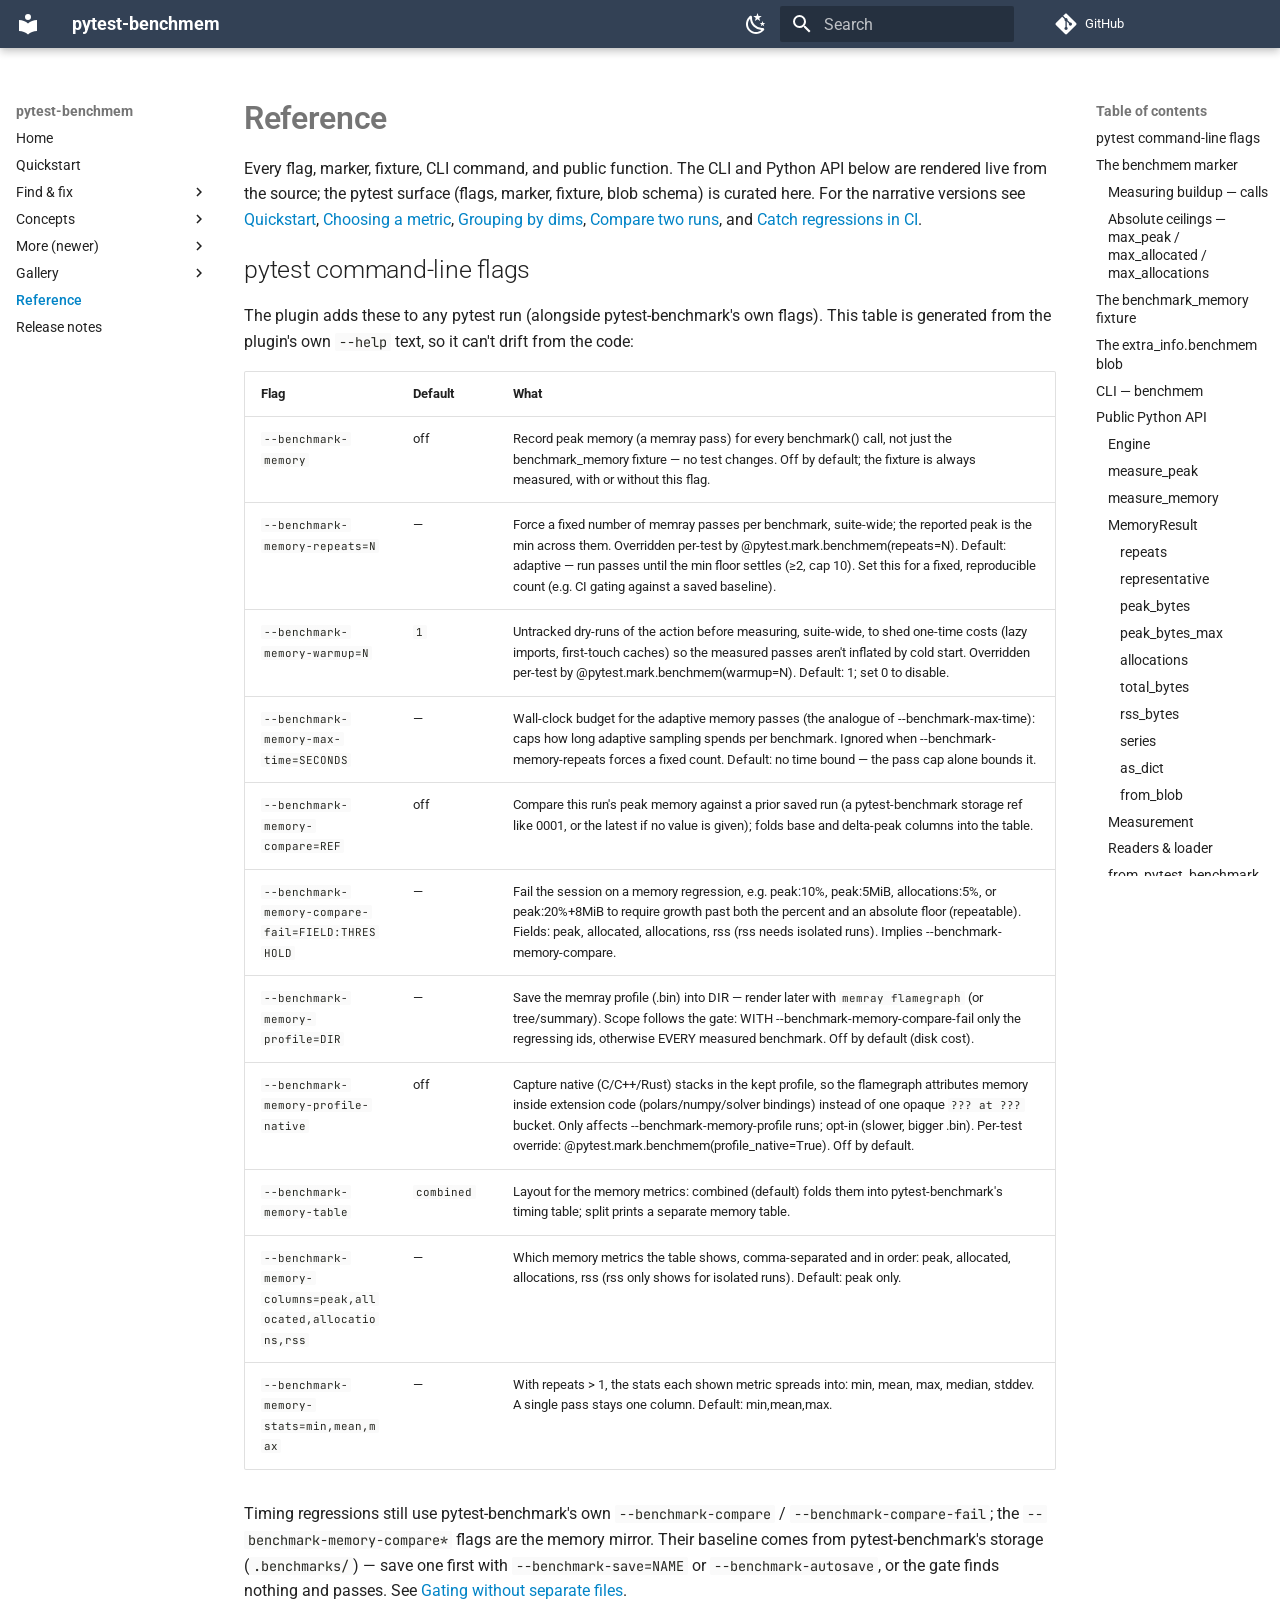
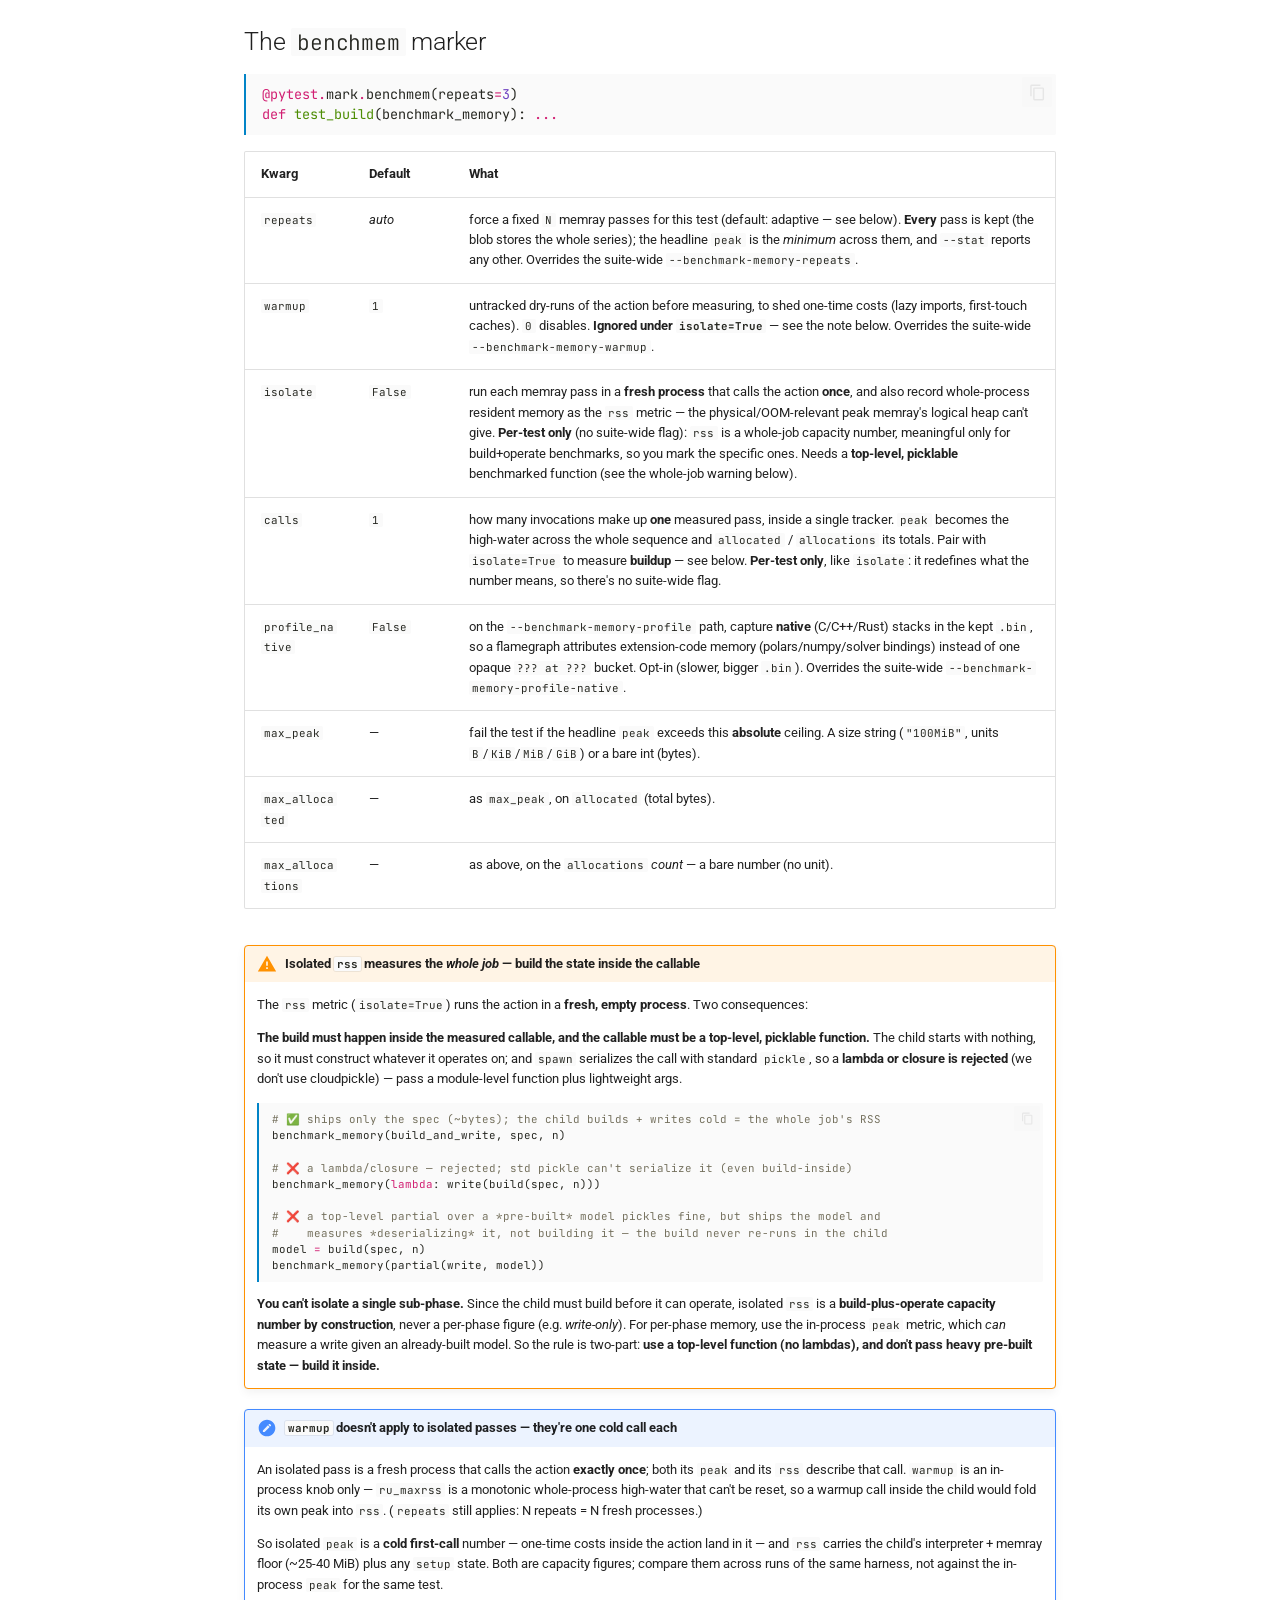
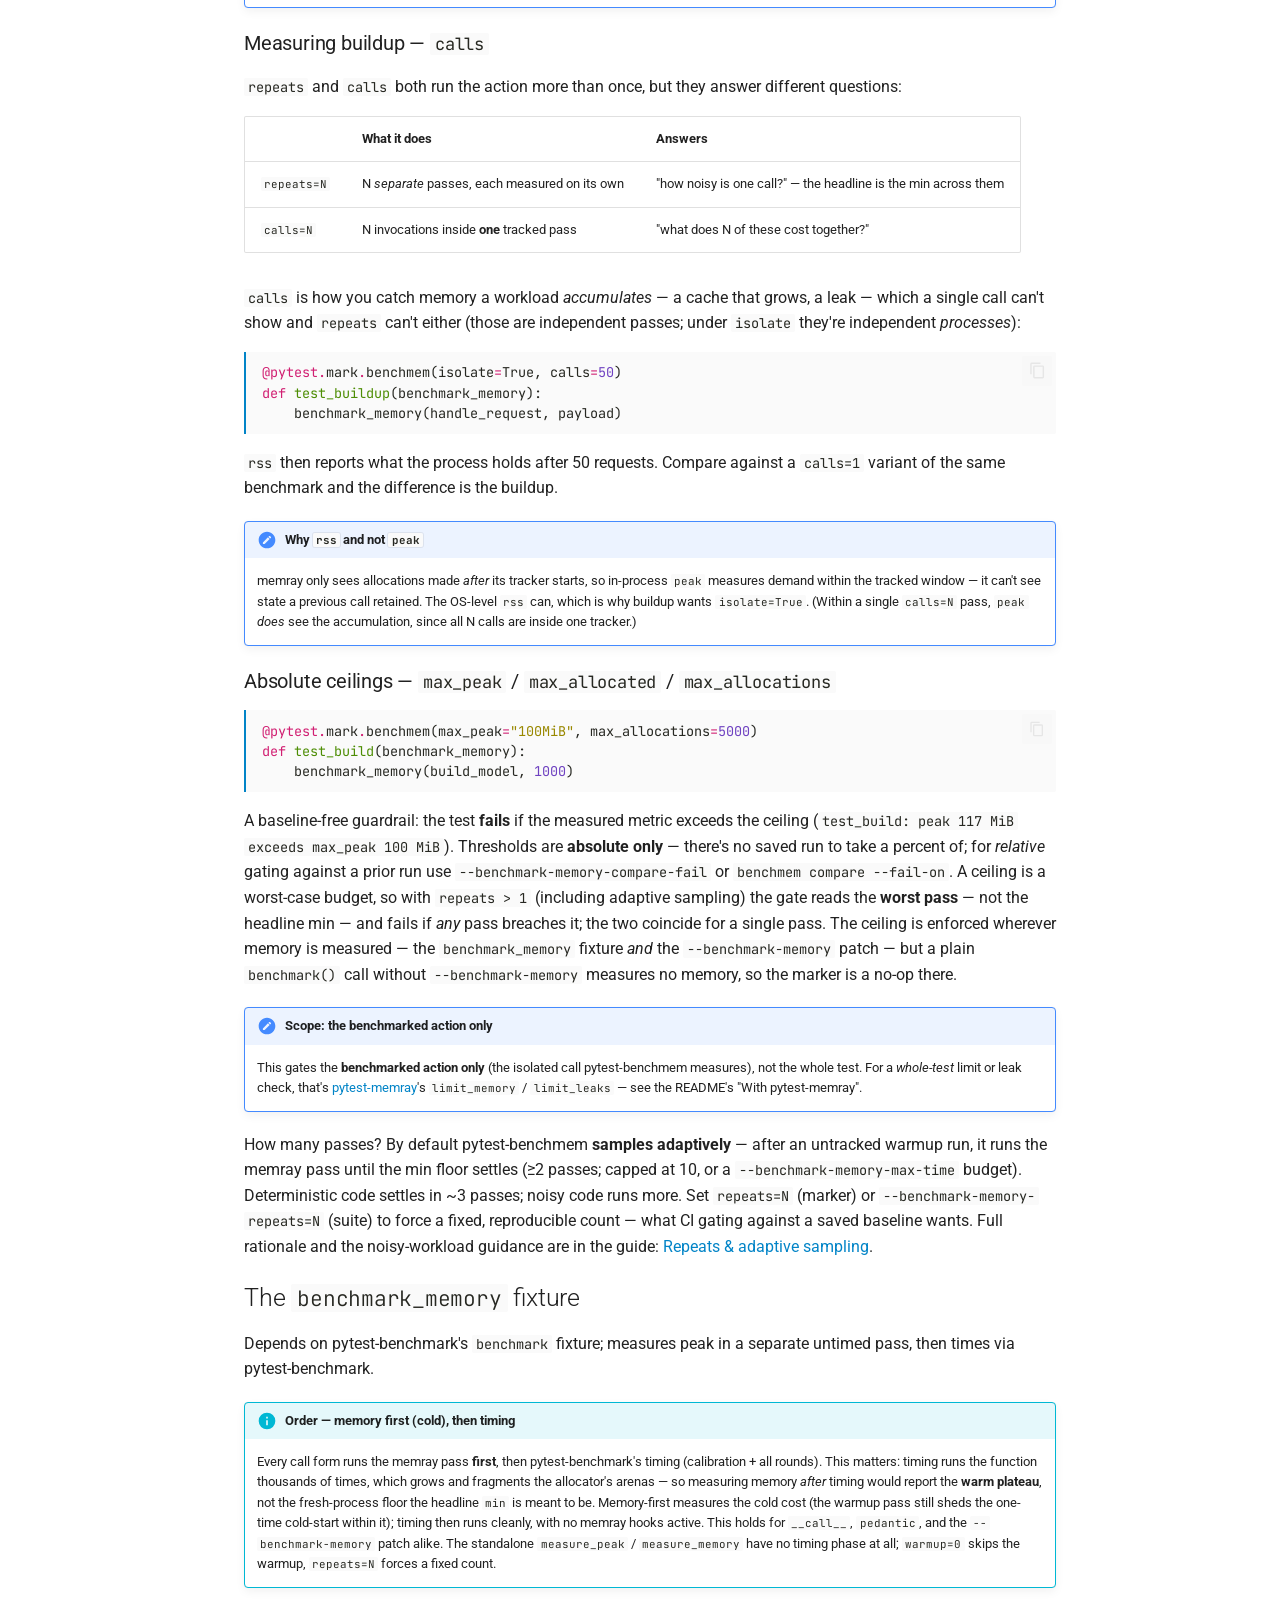
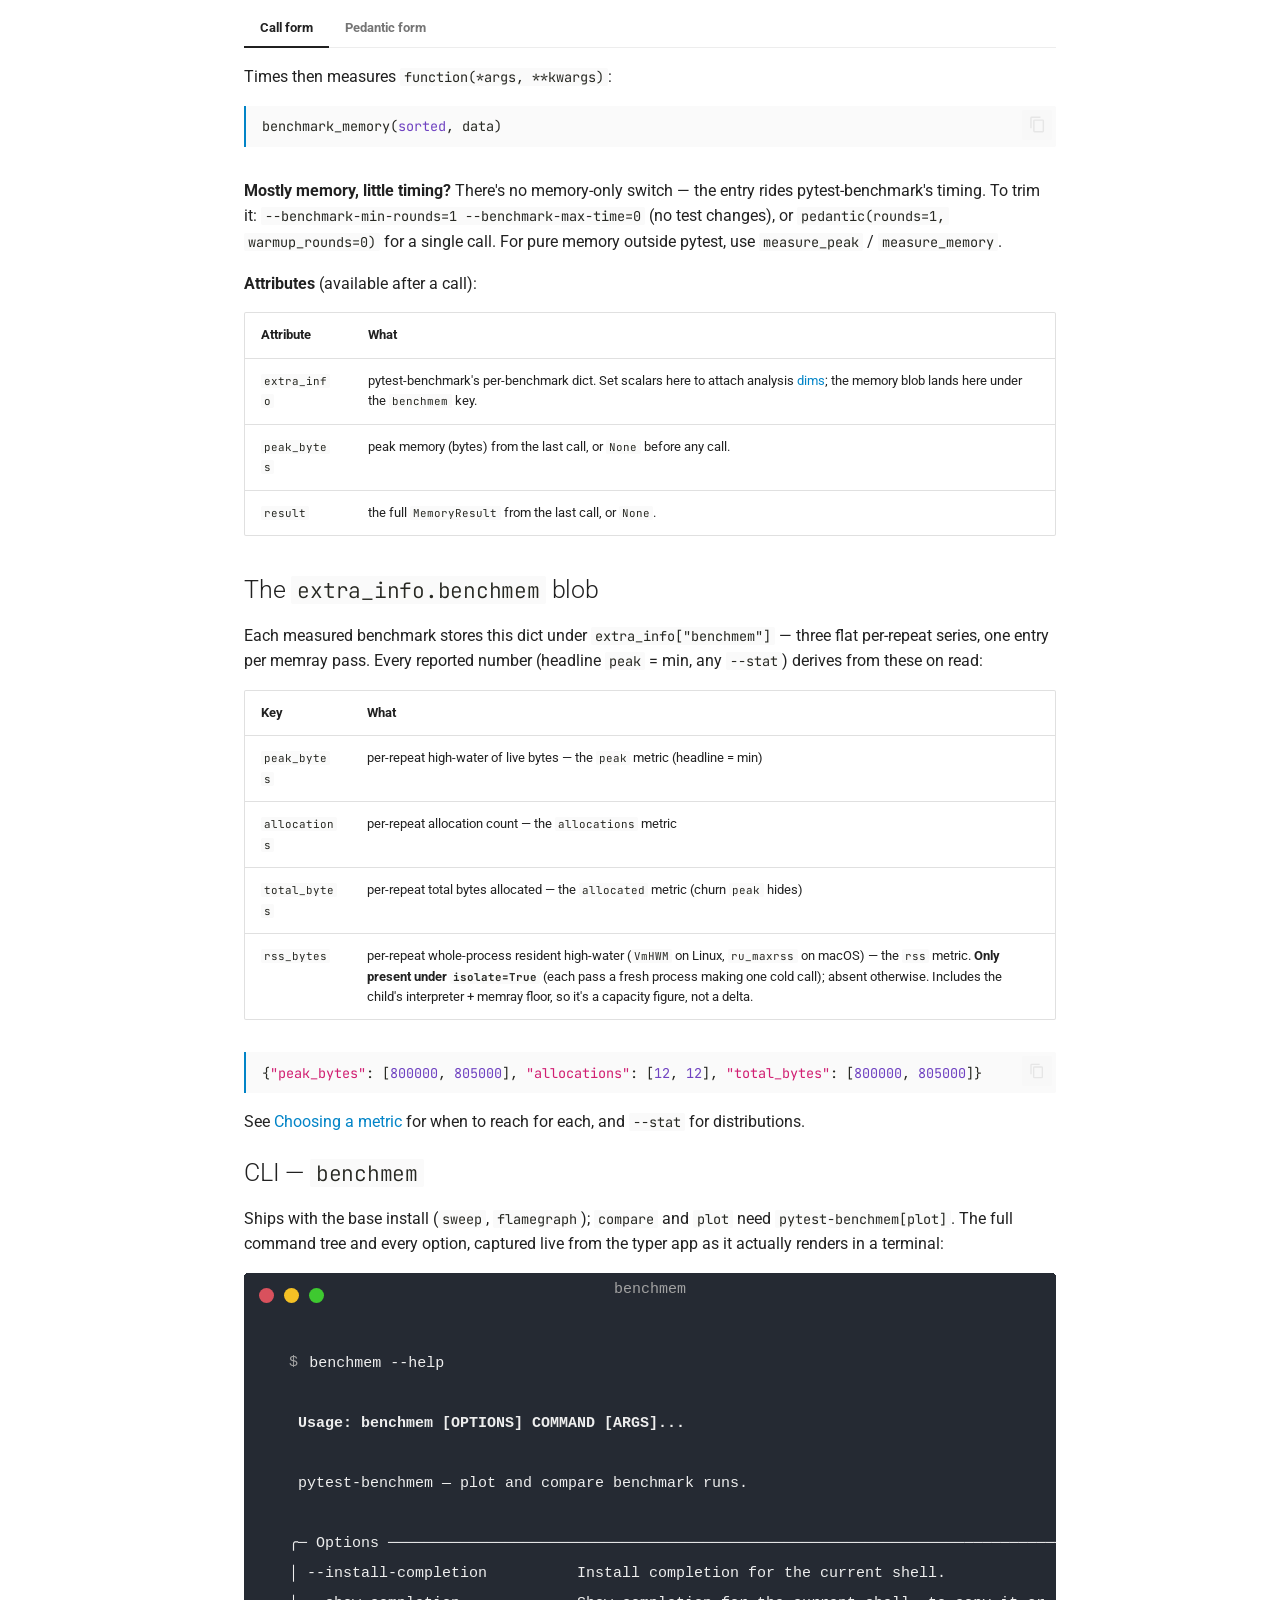
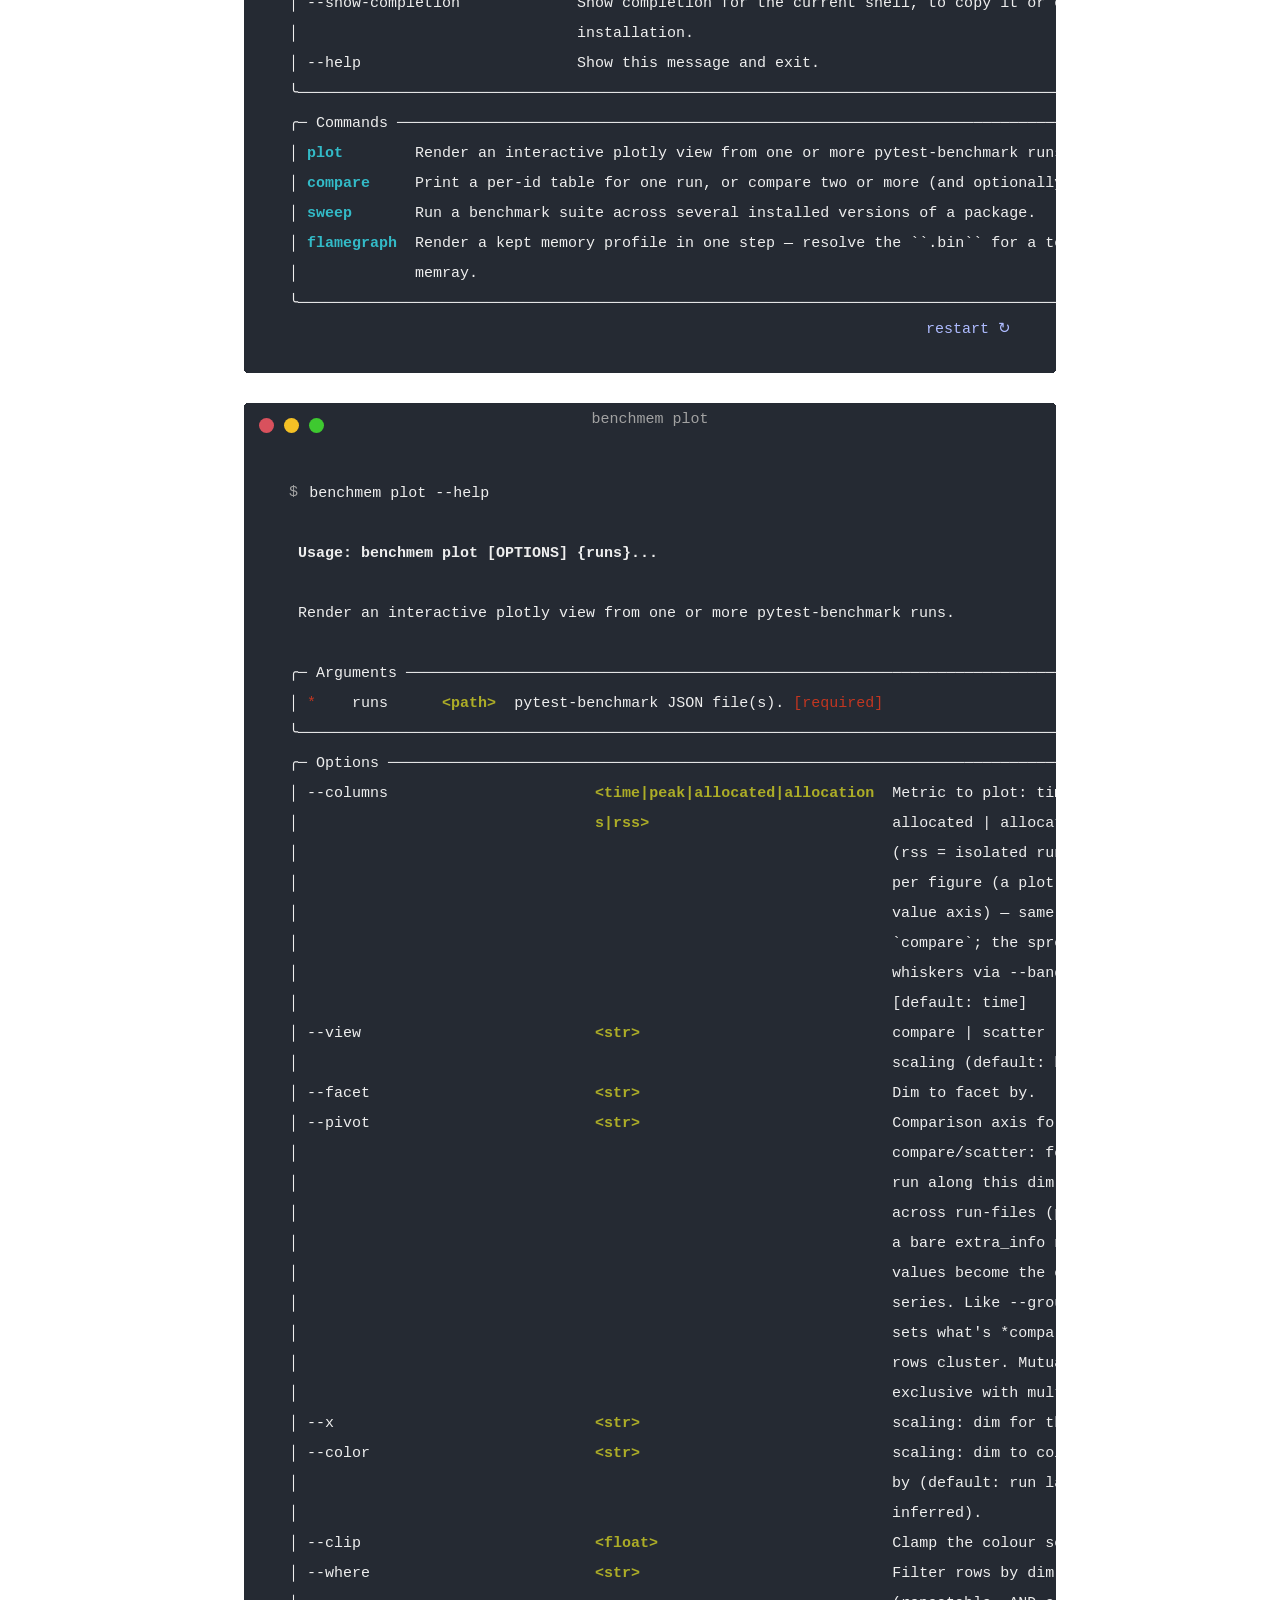
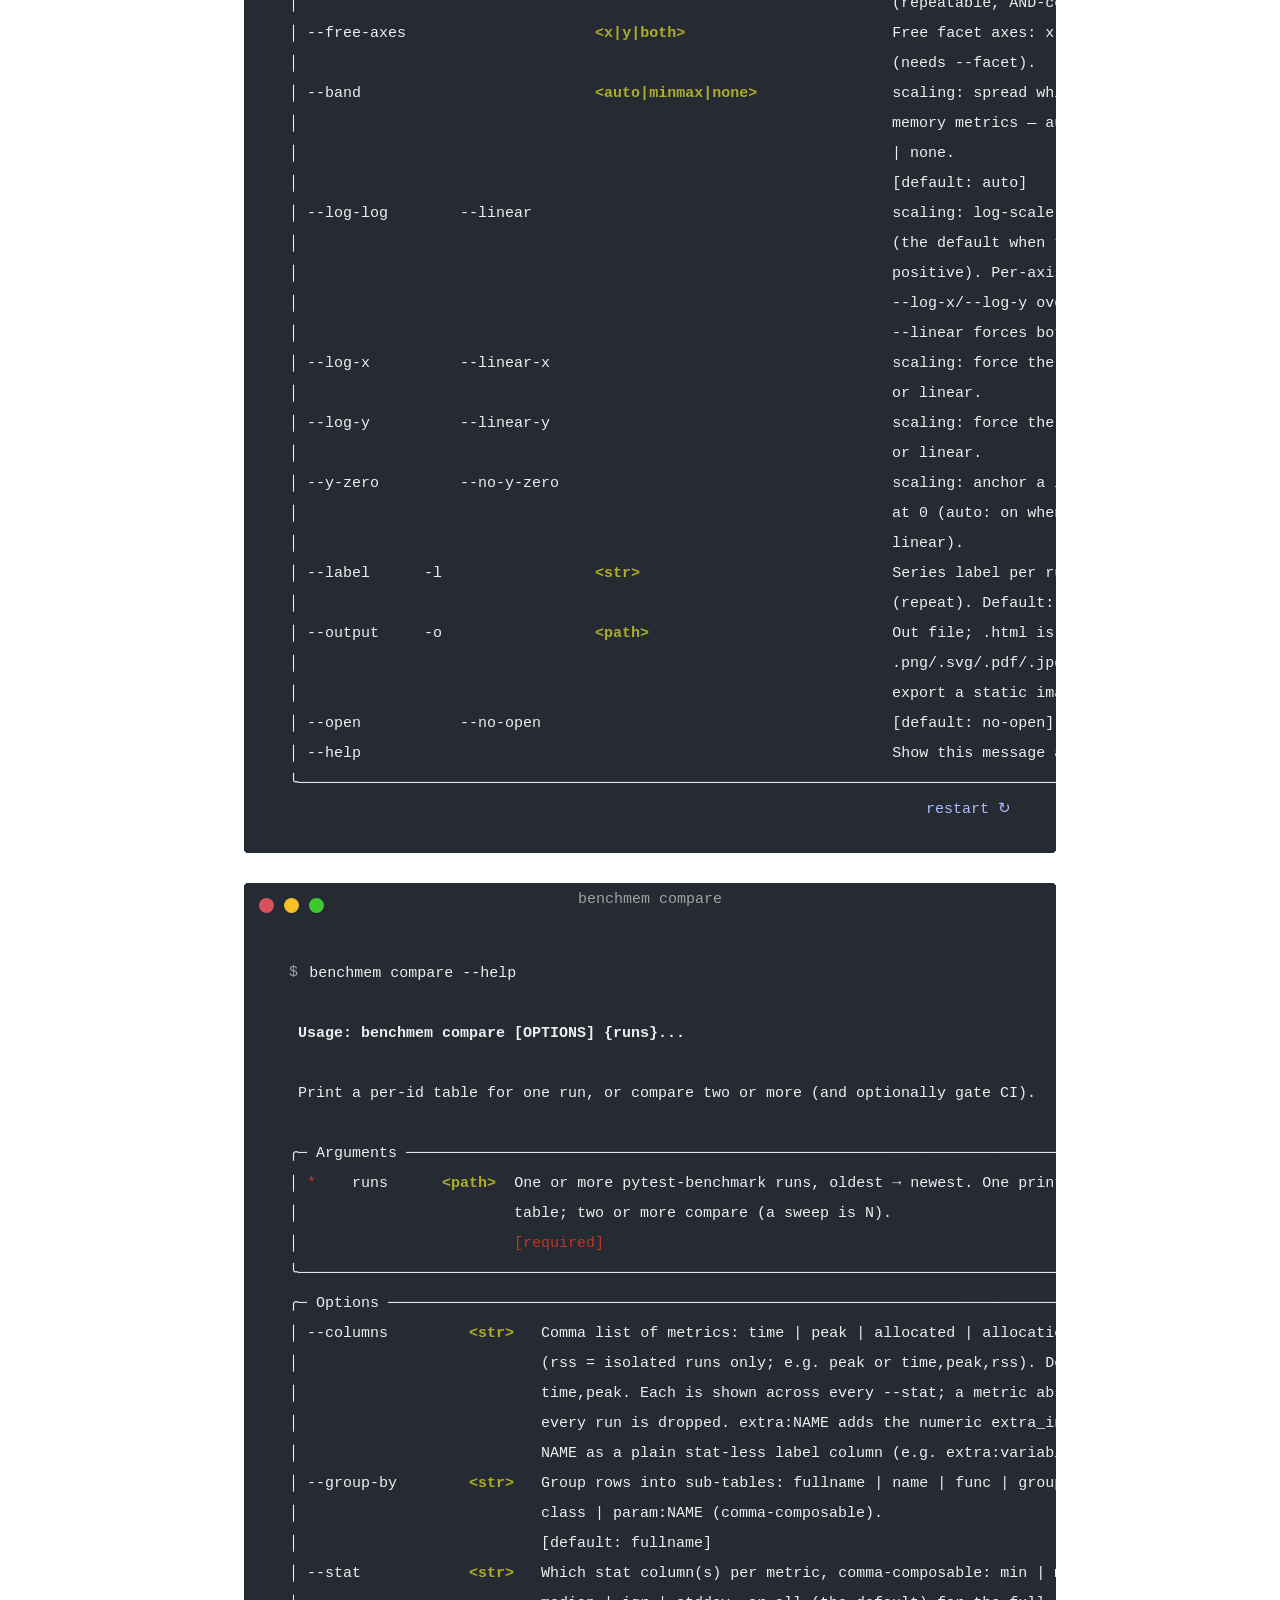
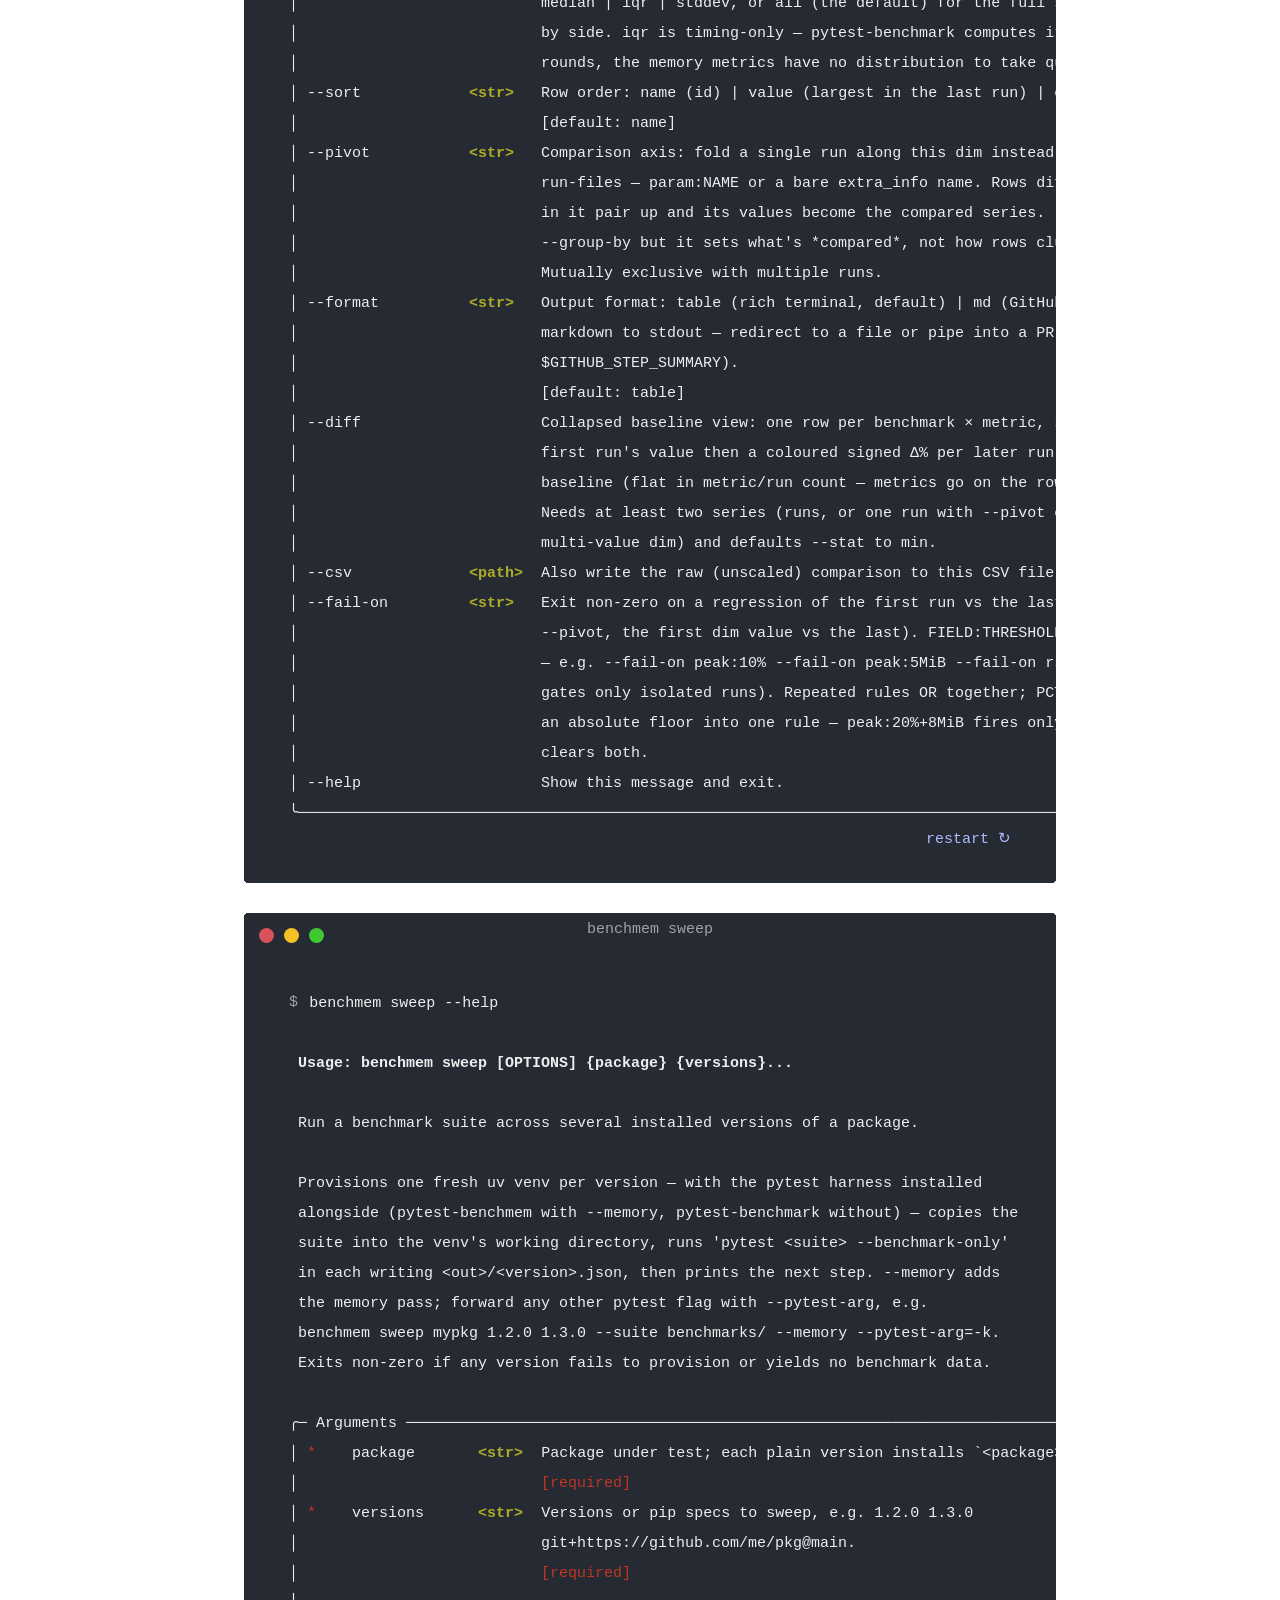
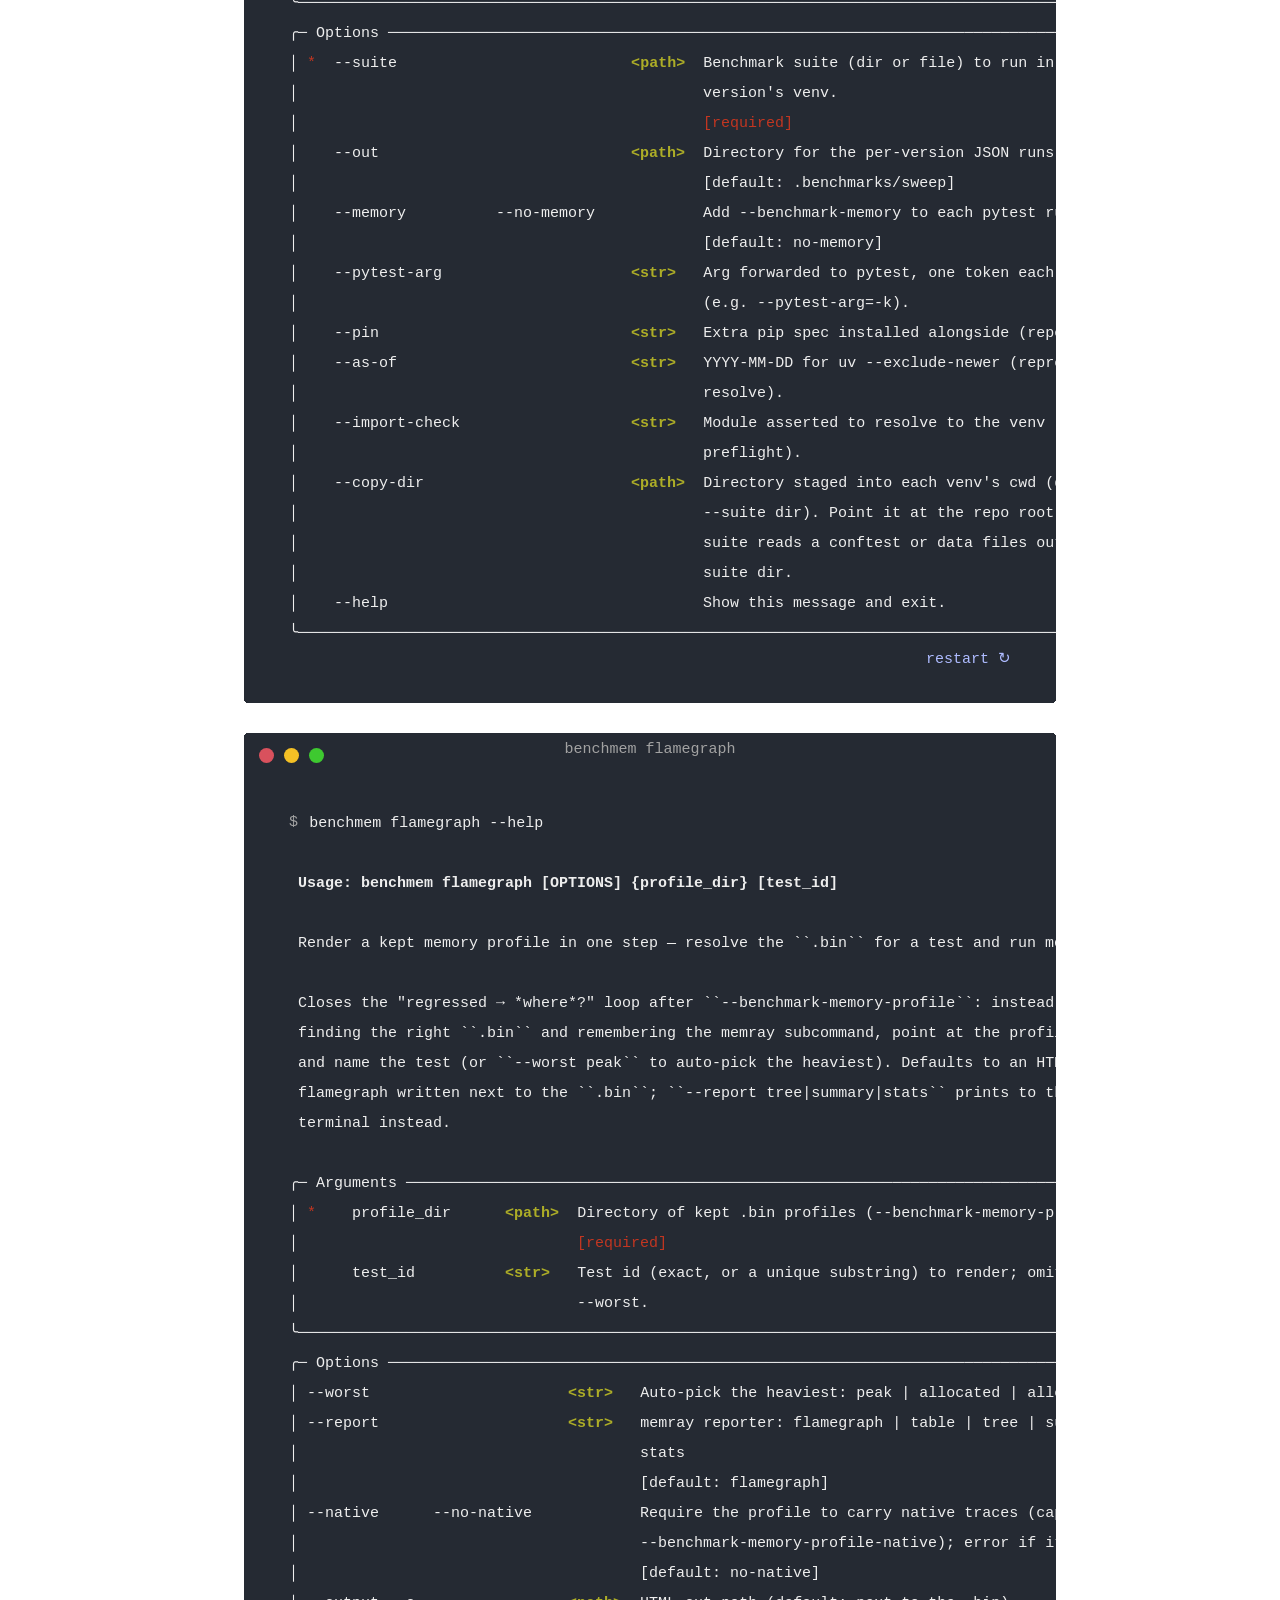
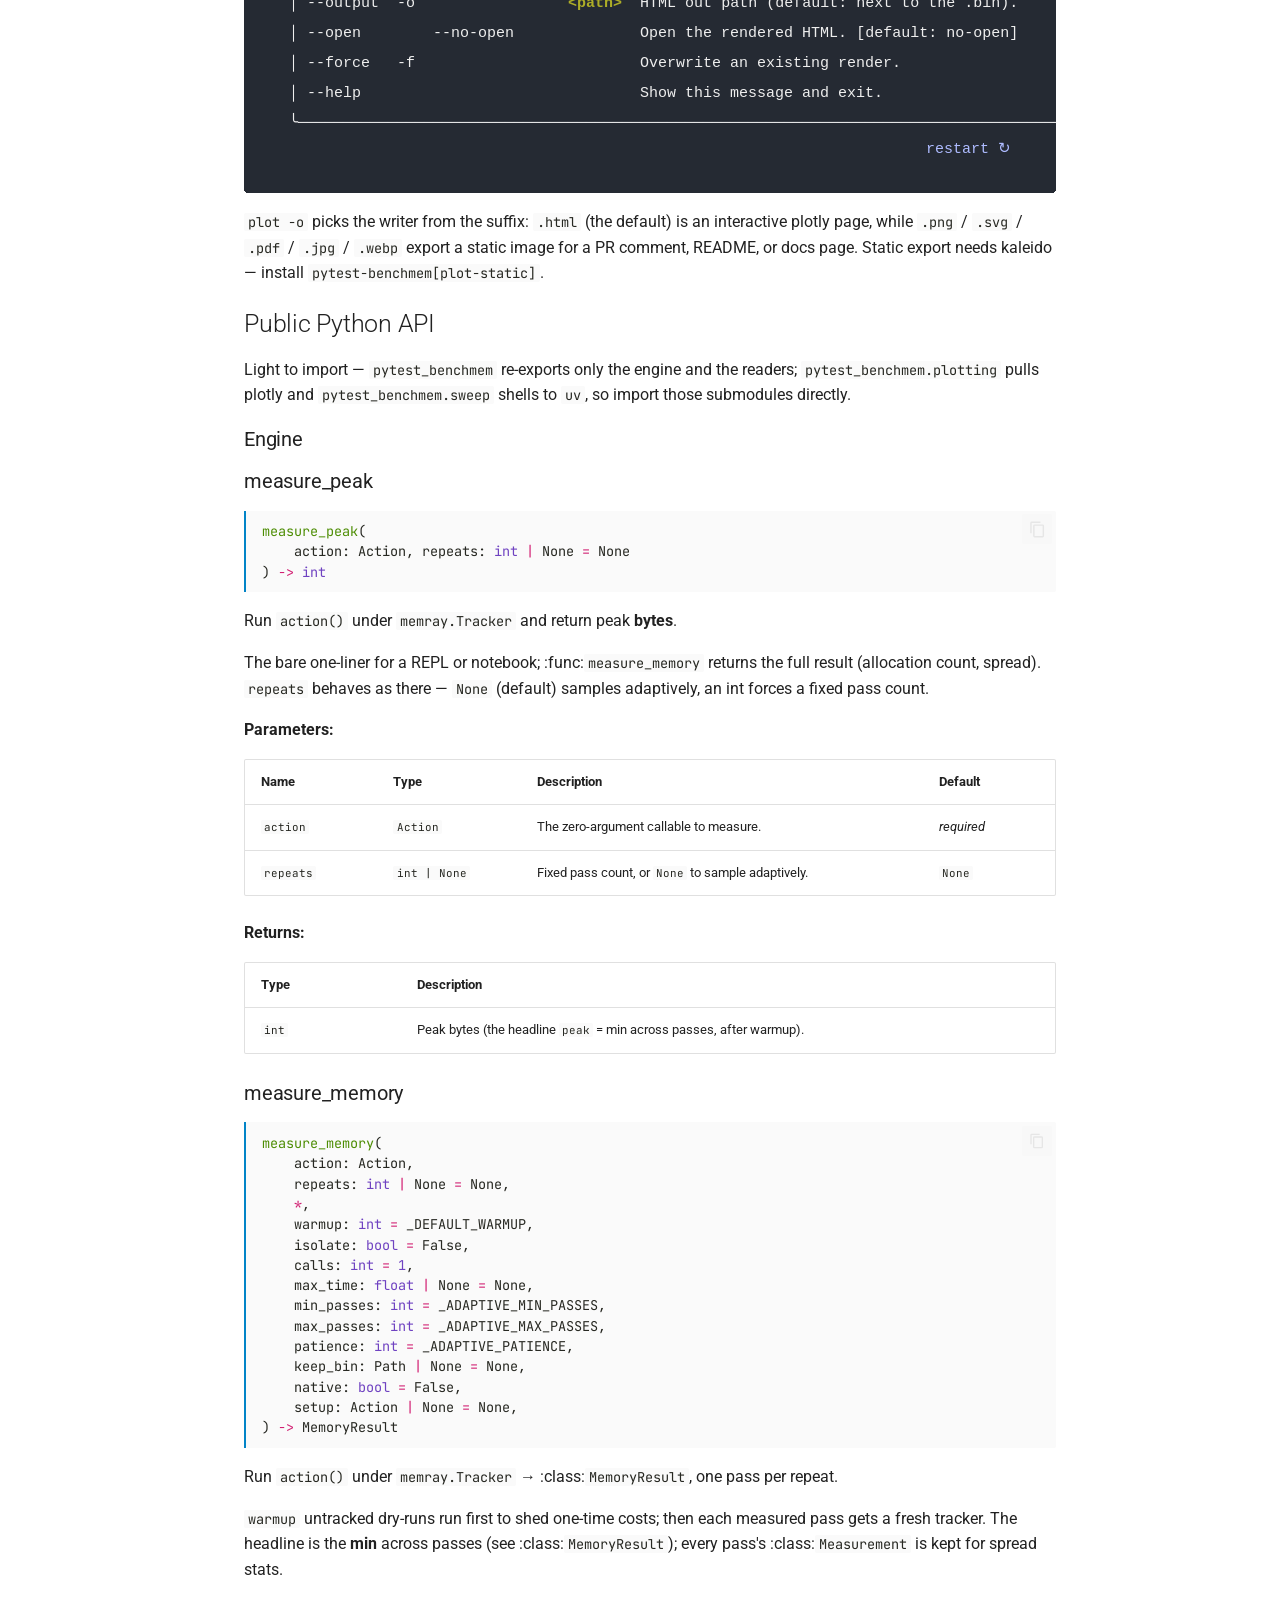
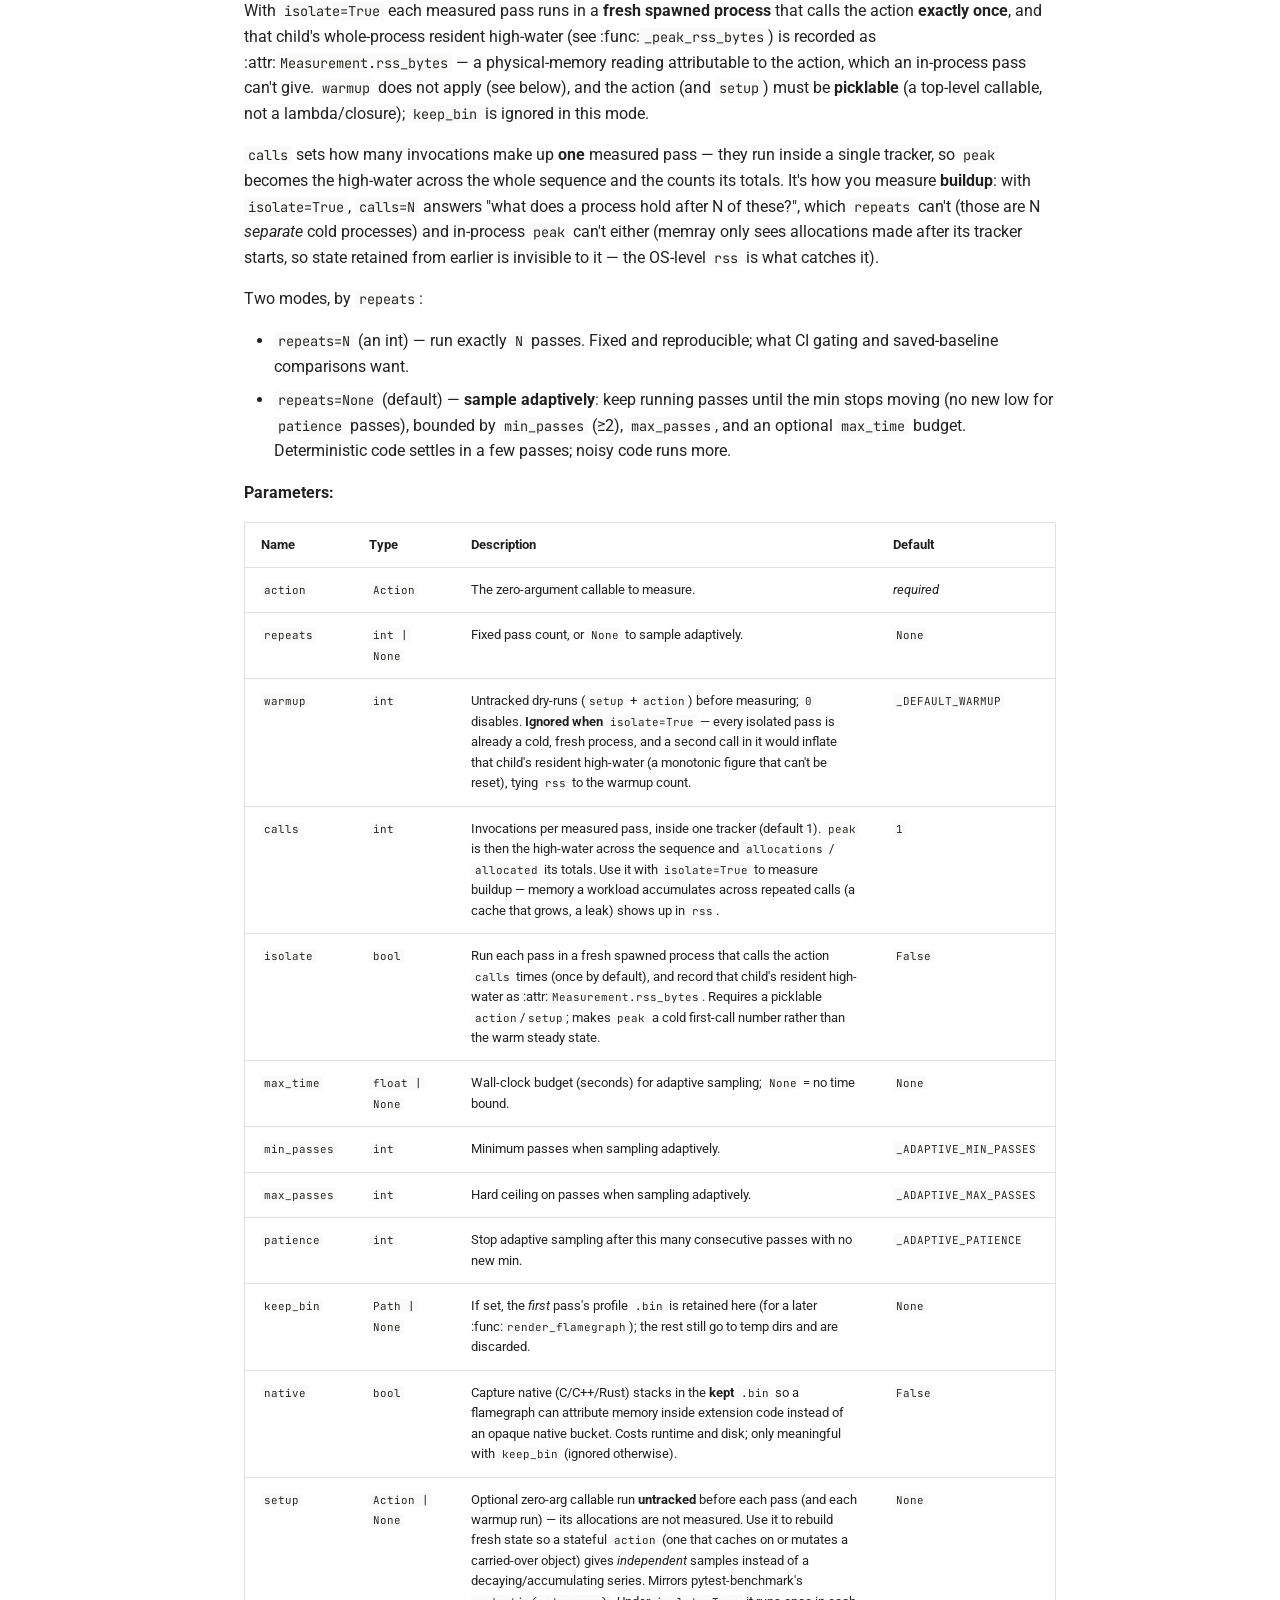
<file: reference/index.html>
<!doctype html>
<html lang="en" class="no-js">
  <head>
    
      <meta charset="utf-8">
      <meta name="viewport" content="width=device-width,initial-scale=1">
      
        <meta name="description" content="The memory companion to pytest-benchmark — a memray peak-memory pass on the same test.">
      
      
      
        <link rel="canonical" href="https://pytest-benchmem.readthedocs.io/en/latest/reference/">
      
      
        <link rel="prev" href="../sweeps/">
      
      
        <link rel="next" href="../changelog/">
      
      
        
      
      
      <link rel="icon" href="../assets/images/favicon.png">
      <meta name="generator" content="mkdocs-1.6.1, mkdocs-material-9.7.7">
    
    
      
        <title>Reference - pytest-benchmem</title>
      
    
    
      <link rel="stylesheet" href="../assets/stylesheets/main.ec1eaa64.min.css">
      
        
        <link rel="stylesheet" href="../assets/stylesheets/palette.ab4e12ef.min.css">
      
      


    
    
      
    
    
      
        
        
        <link rel="preconnect" href="https://fonts.gstatic.com" crossorigin>
        <link rel="stylesheet" href="https://fonts.googleapis.com/css?family=Roboto:300,300i,400,400i,700,700i%7CJetBrains+Mono:400,400i,700,700i&display=fallback">
        <style>:root{--md-text-font:"Roboto";--md-code-font:"JetBrains Mono"}</style>
      
    
    
      <link rel="stylesheet" href="../assets/_mkdocstrings.css">
    
      <link rel="stylesheet" href="../stylesheets/extra.css">
    
      <link rel="stylesheet" href="../termynal.css">
    
    <script>__md_scope=new URL("..",location),__md_hash=e=>[...e].reduce(((e,_)=>(e<<5)-e+_.charCodeAt(0)),0),__md_get=(e,_=localStorage,t=__md_scope)=>JSON.parse(_.getItem(t.pathname+"."+e)),__md_set=(e,_,t=localStorage,a=__md_scope)=>{try{t.setItem(a.pathname+"."+e,JSON.stringify(_))}catch(e){}}</script>
    
      

    
    
  </head>
  
  
    
    
      
    
    
    
    
    <body dir="ltr" data-md-color-scheme="default" data-md-color-primary="custom" data-md-color-accent="custom">
  
    
    <input class="md-toggle" data-md-toggle="drawer" type="checkbox" id="__drawer" autocomplete="off">
    <input class="md-toggle" data-md-toggle="search" type="checkbox" id="__search" autocomplete="off">
    <label class="md-overlay" for="__drawer"></label>
    <div data-md-component="skip">
      
        
        <a href="#reference" class="md-skip">
          Skip to content
        </a>
      
    </div>
    <div data-md-component="announce">
      
    </div>
    
    
      

  

<header class="md-header md-header--shadow" data-md-component="header">
  <nav class="md-header__inner md-grid" aria-label="Header">
    <a href=".." title="pytest-benchmem" class="md-header__button md-logo" aria-label="pytest-benchmem" data-md-component="logo">
      
  
  <svg xmlns="http://www.w3.org/2000/svg" viewBox="0 0 24 24"><path d="M12 8a3 3 0 0 0 3-3 3 3 0 0 0-3-3 3 3 0 0 0-3 3 3 3 0 0 0 3 3m0 3.54C9.64 9.35 6.5 8 3 8v11c3.5 0 6.64 1.35 9 3.54 2.36-2.19 5.5-3.54 9-3.54V8c-3.5 0-6.64 1.35-9 3.54"/></svg>

    </a>
    <label class="md-header__button md-icon" for="__drawer">
      
      <svg xmlns="http://www.w3.org/2000/svg" viewBox="0 0 24 24"><path d="M3 6h18v2H3zm0 5h18v2H3zm0 5h18v2H3z"/></svg>
    </label>
    <div class="md-header__title" data-md-component="header-title">
      <div class="md-header__ellipsis">
        <div class="md-header__topic">
          <span class="md-ellipsis">
            pytest-benchmem
          </span>
        </div>
        <div class="md-header__topic" data-md-component="header-topic">
          <span class="md-ellipsis">
            
              Reference
            
          </span>
        </div>
      </div>
    </div>
    
      
        <form class="md-header__option" data-md-component="palette">
  
    
    
    
    <input class="md-option" data-md-color-media="" data-md-color-scheme="default" data-md-color-primary="custom" data-md-color-accent="custom"  aria-label="Dark mode"  type="radio" name="__palette" id="__palette_0">
    
      <label class="md-header__button md-icon" title="Dark mode" for="__palette_1" hidden>
        <svg xmlns="http://www.w3.org/2000/svg" viewBox="0 0 24 24"><path d="m17.75 4.09-2.53 1.94.91 3.06-2.63-1.81-2.63 1.81.91-3.06-2.53-1.94L12.44 4l1.06-3 1.06 3zm3.5 6.91-1.64 1.25.59 1.98-1.7-1.17-1.7 1.17.59-1.98L15.75 11l2.06-.05L18.5 9l.69 1.95zm-2.28 4.95c.83-.08 1.72 1.1 1.19 1.85-.32.45-.66.87-1.08 1.27C15.17 23 8.84 23 4.94 19.07c-3.91-3.9-3.91-10.24 0-14.14.4-.4.82-.76 1.27-1.08.75-.53 1.93.36 1.85 1.19-.27 2.86.69 5.83 2.89 8.02a9.96 9.96 0 0 0 8.02 2.89m-1.64 2.02a12.08 12.08 0 0 1-7.8-3.47c-2.17-2.19-3.33-5-3.49-7.82-2.81 3.14-2.7 7.96.31 10.98 3.02 3.01 7.84 3.12 10.98.31"/></svg>
      </label>
    
  
    
    
    
    <input class="md-option" data-md-color-media="" data-md-color-scheme="slate" data-md-color-primary="custom" data-md-color-accent="custom"  aria-label="Light mode"  type="radio" name="__palette" id="__palette_1">
    
      <label class="md-header__button md-icon" title="Light mode" for="__palette_0" hidden>
        <svg xmlns="http://www.w3.org/2000/svg" viewBox="0 0 24 24"><path d="M12 7a5 5 0 0 1 5 5 5 5 0 0 1-5 5 5 5 0 0 1-5-5 5 5 0 0 1 5-5m0 2a3 3 0 0 0-3 3 3 3 0 0 0 3 3 3 3 0 0 0 3-3 3 3 0 0 0-3-3m0-7 2.39 3.42C13.65 5.15 12.84 5 12 5s-1.65.15-2.39.42zM3.34 7l4.16-.35A7.2 7.2 0 0 0 5.94 8.5c-.44.74-.69 1.5-.83 2.29zm.02 10 1.76-3.77a7.131 7.131 0 0 0 2.38 4.14zM20.65 7l-1.77 3.79a7.02 7.02 0 0 0-2.38-4.15zm-.01 10-4.14.36c.59-.51 1.12-1.14 1.54-1.86.42-.73.69-1.5.83-2.29zM12 22l-2.41-3.44c.74.27 1.55.44 2.41.44.82 0 1.63-.17 2.37-.44z"/></svg>
      </label>
    
  
</form>
      
    
    
      <script>var palette=__md_get("__palette");if(palette&&palette.color){if("(prefers-color-scheme)"===palette.color.media){var media=matchMedia("(prefers-color-scheme: light)"),input=document.querySelector(media.matches?"[data-md-color-media='(prefers-color-scheme: light)']":"[data-md-color-media='(prefers-color-scheme: dark)']");palette.color.media=input.getAttribute("data-md-color-media"),palette.color.scheme=input.getAttribute("data-md-color-scheme"),palette.color.primary=input.getAttribute("data-md-color-primary"),palette.color.accent=input.getAttribute("data-md-color-accent")}for(var[key,value]of Object.entries(palette.color))document.body.setAttribute("data-md-color-"+key,value)}</script>
    
    
    
      
      
        <label class="md-header__button md-icon" for="__search">
          
          <svg xmlns="http://www.w3.org/2000/svg" viewBox="0 0 24 24"><path d="M9.5 3A6.5 6.5 0 0 1 16 9.5c0 1.61-.59 3.09-1.56 4.23l.27.27h.79l5 5-1.5 1.5-5-5v-.79l-.27-.27A6.52 6.52 0 0 1 9.5 16 6.5 6.5 0 0 1 3 9.5 6.5 6.5 0 0 1 9.5 3m0 2C7 5 5 7 5 9.5S7 14 9.5 14 14 12 14 9.5 12 5 9.5 5"/></svg>
        </label>
        <div class="md-search" data-md-component="search" role="dialog">
  <label class="md-search__overlay" for="__search"></label>
  <div class="md-search__inner" role="search">
    <form class="md-search__form" name="search">
      <input type="text" class="md-search__input" name="query" aria-label="Search" placeholder="Search" autocapitalize="off" autocorrect="off" autocomplete="off" spellcheck="false" data-md-component="search-query" required>
      <label class="md-search__icon md-icon" for="__search">
        
        <svg xmlns="http://www.w3.org/2000/svg" viewBox="0 0 24 24"><path d="M9.5 3A6.5 6.5 0 0 1 16 9.5c0 1.61-.59 3.09-1.56 4.23l.27.27h.79l5 5-1.5 1.5-5-5v-.79l-.27-.27A6.52 6.52 0 0 1 9.5 16 6.5 6.5 0 0 1 3 9.5 6.5 6.5 0 0 1 9.5 3m0 2C7 5 5 7 5 9.5S7 14 9.5 14 14 12 14 9.5 12 5 9.5 5"/></svg>
        
        <svg xmlns="http://www.w3.org/2000/svg" viewBox="0 0 24 24"><path d="M20 11v2H8l5.5 5.5-1.42 1.42L4.16 12l7.92-7.92L13.5 5.5 8 11z"/></svg>
      </label>
      <nav class="md-search__options" aria-label="Search">
        
        <button type="reset" class="md-search__icon md-icon" title="Clear" aria-label="Clear" tabindex="-1">
          
          <svg xmlns="http://www.w3.org/2000/svg" viewBox="0 0 24 24"><path d="M19 6.41 17.59 5 12 10.59 6.41 5 5 6.41 10.59 12 5 17.59 6.41 19 12 13.41 17.59 19 19 17.59 13.41 12z"/></svg>
        </button>
      </nav>
      
        <div class="md-search__suggest" data-md-component="search-suggest"></div>
      
    </form>
    <div class="md-search__output">
      <div class="md-search__scrollwrap" tabindex="0" data-md-scrollfix>
        <div class="md-search-result" data-md-component="search-result">
          <div class="md-search-result__meta">
            Initializing search
          </div>
          <ol class="md-search-result__list" role="presentation"></ol>
        </div>
      </div>
    </div>
  </div>
</div>
      
    
    
      <div class="md-header__source">
        <a href="https://github.com/fluxopt/pytest-benchmem" title="Go to repository" class="md-source" data-md-component="source">
  <div class="md-source__icon md-icon">
    
    <svg xmlns="http://www.w3.org/2000/svg" viewBox="0 0 448 512"><!--! Font Awesome Free 7.1.0 by @fontawesome - https://fontawesome.com License - https://fontawesome.com/license/free (Icons: CC BY 4.0, Fonts: SIL OFL 1.1, Code: MIT License) Copyright 2025 Fonticons, Inc.--><path d="M439.6 236.1 244 40.5c-5.4-5.5-12.8-8.5-20.4-8.5s-15 3-20.4 8.4L162.5 81l51.5 51.5c27.1-9.1 52.7 16.8 43.4 43.7l49.7 49.7c34.2-11.8 61.2 31 35.5 56.7-26.5 26.5-70.2-2.9-56-37.3L240.3 199v121.9c25.3 12.5 22.3 41.8 9.1 55-6.4 6.4-15.2 10.1-24.3 10.1s-17.8-3.6-24.3-10.1c-17.6-17.6-11.1-46.9 11.2-56v-123c-20.8-8.5-24.6-30.7-18.6-45L142.6 101 8.5 235.1C3 240.6 0 247.9 0 255.5s3 15 8.5 20.4l195.6 195.7c5.4 5.4 12.7 8.4 20.4 8.4s15-3 20.4-8.4l194.7-194.7c5.4-5.4 8.4-12.8 8.4-20.4s-3-15-8.4-20.4"/></svg>
  </div>
  <div class="md-source__repository">
    GitHub
  </div>
</a>
      </div>
    
  </nav>
  
</header>
    
    <div class="md-container" data-md-component="container">
      
      
        
          
        
      
      <main class="md-main" data-md-component="main">
        <div class="md-main__inner md-grid">
          
            
              
              <div class="md-sidebar md-sidebar--primary" data-md-component="sidebar" data-md-type="navigation" >
                <div class="md-sidebar__scrollwrap">
                  <div class="md-sidebar__inner">
                    



<nav class="md-nav md-nav--primary" aria-label="Navigation" data-md-level="0">
  <label class="md-nav__title" for="__drawer">
    <a href=".." title="pytest-benchmem" class="md-nav__button md-logo" aria-label="pytest-benchmem" data-md-component="logo">
      
  
  <svg xmlns="http://www.w3.org/2000/svg" viewBox="0 0 24 24"><path d="M12 8a3 3 0 0 0 3-3 3 3 0 0 0-3-3 3 3 0 0 0-3 3 3 3 0 0 0 3 3m0 3.54C9.64 9.35 6.5 8 3 8v11c3.5 0 6.64 1.35 9 3.54 2.36-2.19 5.5-3.54 9-3.54V8c-3.5 0-6.64 1.35-9 3.54"/></svg>

    </a>
    pytest-benchmem
  </label>
  
    <div class="md-nav__source">
      <a href="https://github.com/fluxopt/pytest-benchmem" title="Go to repository" class="md-source" data-md-component="source">
  <div class="md-source__icon md-icon">
    
    <svg xmlns="http://www.w3.org/2000/svg" viewBox="0 0 448 512"><!--! Font Awesome Free 7.1.0 by @fontawesome - https://fontawesome.com License - https://fontawesome.com/license/free (Icons: CC BY 4.0, Fonts: SIL OFL 1.1, Code: MIT License) Copyright 2025 Fonticons, Inc.--><path d="M439.6 236.1 244 40.5c-5.4-5.5-12.8-8.5-20.4-8.5s-15 3-20.4 8.4L162.5 81l51.5 51.5c27.1-9.1 52.7 16.8 43.4 43.7l49.7 49.7c34.2-11.8 61.2 31 35.5 56.7-26.5 26.5-70.2-2.9-56-37.3L240.3 199v121.9c25.3 12.5 22.3 41.8 9.1 55-6.4 6.4-15.2 10.1-24.3 10.1s-17.8-3.6-24.3-10.1c-17.6-17.6-11.1-46.9 11.2-56v-123c-20.8-8.5-24.6-30.7-18.6-45L142.6 101 8.5 235.1C3 240.6 0 247.9 0 255.5s3 15 8.5 20.4l195.6 195.7c5.4 5.4 12.7 8.4 20.4 8.4s15-3 20.4-8.4l194.7-194.7c5.4-5.4 8.4-12.8 8.4-20.4s-3-15-8.4-20.4"/></svg>
  </div>
  <div class="md-source__repository">
    GitHub
  </div>
</a>
    </div>
  
  <ul class="md-nav__list" data-md-scrollfix>
    
      
      
  
  
  
  
    <li class="md-nav__item">
      <a href=".." class="md-nav__link">
        
  
  
  <span class="md-ellipsis">
    
  
    Home
  

    
  </span>
  
  

      </a>
    </li>
  

    
      
      
  
  
  
  
    <li class="md-nav__item">
      <a href="../getting-started/" class="md-nav__link">
        
  
  
  <span class="md-ellipsis">
    
  
    Quickstart
  

    
  </span>
  
  

      </a>
    </li>
  

    
      
      
  
  
  
  
    
    
    
    
    
    <li class="md-nav__item md-nav__item--nested">
      
        
        
        <input class="md-nav__toggle md-toggle " type="checkbox" id="__nav_3" >
        
          
          <label class="md-nav__link" for="__nav_3" id="__nav_3_label" tabindex="0">
            
  
  
  <span class="md-ellipsis">
    
  
    Find & fix
  

    
  </span>
  
  

            <span class="md-nav__icon md-icon"></span>
          </label>
        
        <nav class="md-nav" data-md-level="1" aria-labelledby="__nav_3_label" aria-expanded="false">
          <label class="md-nav__title" for="__nav_3">
            <span class="md-nav__icon md-icon"></span>
            
  
    Find & fix
  

          </label>
          <ul class="md-nav__list" data-md-scrollfix>
            
              
                
  
  
  
  
    <li class="md-nav__item">
      <a href="../profiling/" class="md-nav__link">
        
  
  
  <span class="md-ellipsis">
    
  
    Find where memory goes
  

    
  </span>
  
  

      </a>
    </li>
  

              
            
              
                
  
  
  
  
    <li class="md-nav__item">
      <a href="../compare-runs/" class="md-nav__link">
        
  
  
  <span class="md-ellipsis">
    
  
    Compare two runs
  

    
  </span>
  
  

      </a>
    </li>
  

              
            
          </ul>
        </nav>
      
    </li>
  

    
      
      
  
  
  
  
    
    
    
    
    
    <li class="md-nav__item md-nav__item--nested">
      
        
        
        <input class="md-nav__toggle md-toggle " type="checkbox" id="__nav_4" >
        
          
          <label class="md-nav__link" for="__nav_4" id="__nav_4_label" tabindex="0">
            
  
  
  <span class="md-ellipsis">
    
  
    Concepts
  

    
  </span>
  
  

            <span class="md-nav__icon md-icon"></span>
          </label>
        
        <nav class="md-nav" data-md-level="1" aria-labelledby="__nav_4_label" aria-expanded="false">
          <label class="md-nav__title" for="__nav_4">
            <span class="md-nav__icon md-icon"></span>
            
  
    Concepts
  

          </label>
          <ul class="md-nav__list" data-md-scrollfix>
            
              
                
  
  
  
  
    <li class="md-nav__item">
      <a href="../metrics/" class="md-nav__link">
        
  
  
  <span class="md-ellipsis">
    
  
    Choosing a metric
  

    
  </span>
  
  

      </a>
    </li>
  

              
            
              
                
  
  
  
  
    <li class="md-nav__item">
      <a href="../dims/" class="md-nav__link">
        
  
  
  <span class="md-ellipsis">
    
  
    Grouping by dims
  

    
  </span>
  
  

      </a>
    </li>
  

              
            
          </ul>
        </nav>
      
    </li>
  

    
      
      
  
  
  
  
    
    
    
    
    
    <li class="md-nav__item md-nav__item--nested">
      
        
        
        <input class="md-nav__toggle md-toggle " type="checkbox" id="__nav_5" >
        
          
          <label class="md-nav__link" for="__nav_5" id="__nav_5_label" tabindex="0">
            
  
  
  <span class="md-ellipsis">
    
  
    More (newer)
  

    
  </span>
  
  

            <span class="md-nav__icon md-icon"></span>
          </label>
        
        <nav class="md-nav" data-md-level="1" aria-labelledby="__nav_5_label" aria-expanded="false">
          <label class="md-nav__title" for="__nav_5">
            <span class="md-nav__icon md-icon"></span>
            
  
    More (newer)
  

          </label>
          <ul class="md-nav__list" data-md-scrollfix>
            
              
                
  
  
  
  
    <li class="md-nav__item">
      <a href="../catch-regressions/" class="md-nav__link">
        
  
  
  <span class="md-ellipsis">
    
  
    Catch regressions in CI
  

    
  </span>
  
  

      </a>
    </li>
  

              
            
              
                
  
  
  
  
    <li class="md-nav__item">
      <a href="../visualize/" class="md-nav__link">
        
  
  
  <span class="md-ellipsis">
    
  
    Visualize memory
  

    
  </span>
  
  

      </a>
    </li>
  

              
            
              
                
  
  
  
  
    <li class="md-nav__item">
      <a href="../sweeps/" class="md-nav__link">
        
  
  
  <span class="md-ellipsis">
    
  
    Compare across versions
  

    
  </span>
  
  

      </a>
    </li>
  

              
            
          </ul>
        </nav>
      
    </li>
  

    
      
      
  
  
  
  
    
    
    
    
    
    <li class="md-nav__item md-nav__item--nested">
      
        
        
        <input class="md-nav__toggle md-toggle " type="checkbox" id="__nav_6" >
        
          
          <label class="md-nav__link" for="__nav_6" id="__nav_6_label" tabindex="0">
            
  
  
  <span class="md-ellipsis">
    
  
    Gallery
  

    
  </span>
  
  

            <span class="md-nav__icon md-icon"></span>
          </label>
        
        <nav class="md-nav" data-md-level="1" aria-labelledby="__nav_6_label" aria-expanded="false">
          <label class="md-nav__title" for="__nav_6">
            <span class="md-nav__icon md-icon"></span>
            
  
    Gallery
  

          </label>
          <ul class="md-nav__list" data-md-scrollfix>
            
              
                
  
  
  
  
    <li class="md-nav__item">
      <a href="../gallery/linopy-memory.ipynb" class="md-nav__link">
        
  
  
  <span class="md-ellipsis">
    
  
    linopy: reuse your CodSpeed benchmarks locally
  

    
  </span>
  
  

      </a>
    </li>
  

              
            
          </ul>
        </nav>
      
    </li>
  

    
      
      
  
  
    
  
  
  
    <li class="md-nav__item md-nav__item--active">
      
      <input class="md-nav__toggle md-toggle" type="checkbox" id="__toc">
      
      
        
      
      
        <label class="md-nav__link md-nav__link--active" for="__toc">
          
  
  
  <span class="md-ellipsis">
    
  
    Reference
  

    
  </span>
  
  

          <span class="md-nav__icon md-icon"></span>
        </label>
      
      <a href="./" class="md-nav__link md-nav__link--active">
        
  
  
  <span class="md-ellipsis">
    
  
    Reference
  

    
  </span>
  
  

      </a>
      
        

<nav class="md-nav md-nav--secondary" aria-label="Table of contents">
  
  
  
    
  
  
    <label class="md-nav__title" for="__toc">
      <span class="md-nav__icon md-icon"></span>
      Table of contents
    </label>
    <ul class="md-nav__list" data-md-component="toc" data-md-scrollfix>
      
        <li class="md-nav__item">
  <a href="#pytest-command-line-flags" class="md-nav__link">
    <span class="md-ellipsis">
      
        pytest command-line flags
      
    </span>
  </a>
  
</li>
      
        <li class="md-nav__item">
  <a href="#the-benchmem-marker" class="md-nav__link">
    <span class="md-ellipsis">
      
        The benchmem marker
      
    </span>
  </a>
  
    <nav class="md-nav" aria-label="The benchmem marker">
      <ul class="md-nav__list">
        
          <li class="md-nav__item">
  <a href="#measuring-buildup-calls" class="md-nav__link">
    <span class="md-ellipsis">
      
        Measuring buildup — calls
      
    </span>
  </a>
  
</li>
        
          <li class="md-nav__item">
  <a href="#absolute-ceilings-max_peak-max_allocated-max_allocations" class="md-nav__link">
    <span class="md-ellipsis">
      
        Absolute ceilings — max_peak / max_allocated / max_allocations
      
    </span>
  </a>
  
</li>
        
      </ul>
    </nav>
  
</li>
      
        <li class="md-nav__item">
  <a href="#the-benchmark_memory-fixture" class="md-nav__link">
    <span class="md-ellipsis">
      
        The benchmark_memory fixture
      
    </span>
  </a>
  
</li>
      
        <li class="md-nav__item">
  <a href="#the-extra_infobenchmem-blob" class="md-nav__link">
    <span class="md-ellipsis">
      
        The extra_info.benchmem blob
      
    </span>
  </a>
  
</li>
      
        <li class="md-nav__item">
  <a href="#cli-benchmem" class="md-nav__link">
    <span class="md-ellipsis">
      
        CLI — benchmem
      
    </span>
  </a>
  
</li>
      
        <li class="md-nav__item">
  <a href="#public-python-api" class="md-nav__link">
    <span class="md-ellipsis">
      
        Public Python API
      
    </span>
  </a>
  
    <nav class="md-nav" aria-label="Public Python API">
      <ul class="md-nav__list">
        
          <li class="md-nav__item">
  <a href="#engine" class="md-nav__link">
    <span class="md-ellipsis">
      
        Engine
      
    </span>
  </a>
  
</li>
        
          <li class="md-nav__item">
  <a href="#pytest_benchmem.measure_peak" class="md-nav__link">
    <span class="md-ellipsis">
      
        measure_peak
      
    </span>
  </a>
  
</li>
        
          <li class="md-nav__item">
  <a href="#pytest_benchmem.measure_memory" class="md-nav__link">
    <span class="md-ellipsis">
      
        measure_memory
      
    </span>
  </a>
  
</li>
        
          <li class="md-nav__item">
  <a href="#pytest_benchmem.MemoryResult" class="md-nav__link">
    <span class="md-ellipsis">
      
        MemoryResult
      
    </span>
  </a>
  
    <nav class="md-nav" aria-label="MemoryResult">
      <ul class="md-nav__list">
        
          <li class="md-nav__item">
  <a href="#pytest_benchmem.MemoryResult.repeats" class="md-nav__link">
    <span class="md-ellipsis">
      
        repeats
      
    </span>
  </a>
  
</li>
        
          <li class="md-nav__item">
  <a href="#pytest_benchmem.MemoryResult.representative" class="md-nav__link">
    <span class="md-ellipsis">
      
        representative
      
    </span>
  </a>
  
</li>
        
          <li class="md-nav__item">
  <a href="#pytest_benchmem.MemoryResult.peak_bytes" class="md-nav__link">
    <span class="md-ellipsis">
      
        peak_bytes
      
    </span>
  </a>
  
</li>
        
          <li class="md-nav__item">
  <a href="#pytest_benchmem.MemoryResult.peak_bytes_max" class="md-nav__link">
    <span class="md-ellipsis">
      
        peak_bytes_max
      
    </span>
  </a>
  
</li>
        
          <li class="md-nav__item">
  <a href="#pytest_benchmem.MemoryResult.allocations" class="md-nav__link">
    <span class="md-ellipsis">
      
        allocations
      
    </span>
  </a>
  
</li>
        
          <li class="md-nav__item">
  <a href="#pytest_benchmem.MemoryResult.total_bytes" class="md-nav__link">
    <span class="md-ellipsis">
      
        total_bytes
      
    </span>
  </a>
  
</li>
        
          <li class="md-nav__item">
  <a href="#pytest_benchmem.MemoryResult.rss_bytes" class="md-nav__link">
    <span class="md-ellipsis">
      
        rss_bytes
      
    </span>
  </a>
  
</li>
        
          <li class="md-nav__item">
  <a href="#pytest_benchmem.MemoryResult.series" class="md-nav__link">
    <span class="md-ellipsis">
      
        series
      
    </span>
  </a>
  
</li>
        
          <li class="md-nav__item">
  <a href="#pytest_benchmem.MemoryResult.as_dict" class="md-nav__link">
    <span class="md-ellipsis">
      
        as_dict
      
    </span>
  </a>
  
</li>
        
          <li class="md-nav__item">
  <a href="#pytest_benchmem.MemoryResult.from_blob" class="md-nav__link">
    <span class="md-ellipsis">
      
        from_blob
      
    </span>
  </a>
  
</li>
        
      </ul>
    </nav>
  
</li>
        
          <li class="md-nav__item">
  <a href="#pytest_benchmem.Measurement" class="md-nav__link">
    <span class="md-ellipsis">
      
        Measurement
      
    </span>
  </a>
  
</li>
        
          <li class="md-nav__item">
  <a href="#readers-loader" class="md-nav__link">
    <span class="md-ellipsis">
      
        Readers &amp; loader
      
    </span>
  </a>
  
</li>
        
          <li class="md-nav__item">
  <a href="#pytest_benchmem.from_pytest_benchmark" class="md-nav__link">
    <span class="md-ellipsis">
      
        from_pytest_benchmark
      
    </span>
  </a>
  
</li>
        
          <li class="md-nav__item">
  <a href="#pytest_benchmem.memory_from_pytest_benchmark" class="md-nav__link">
    <span class="md-ellipsis">
      
        memory_from_pytest_benchmark
      
    </span>
  </a>
  
</li>
        
          <li class="md-nav__item">
  <a href="#pytest_benchmem.load_samples" class="md-nav__link">
    <span class="md-ellipsis">
      
        load_samples
      
    </span>
  </a>
  
</li>
        
          <li class="md-nav__item">
  <a href="#pytest_benchmem.load_long_df" class="md-nav__link">
    <span class="md-ellipsis">
      
        load_long_df
      
    </span>
  </a>
  
</li>
        
          <li class="md-nav__item">
  <a href="#pytest_benchmem.discover_runs" class="md-nav__link">
    <span class="md-ellipsis">
      
        discover_runs
      
    </span>
  </a>
  
</li>
        
          <li class="md-nav__item">
  <a href="#pytest_benchmem.Sample" class="md-nav__link">
    <span class="md-ellipsis">
      
        Sample
      
    </span>
  </a>
  
</li>
        
          <li class="md-nav__item">
  <a href="#plotting-pytest_benchmemplotting" class="md-nav__link">
    <span class="md-ellipsis">
      
        Plotting — pytest_benchmem.plotting
      
    </span>
  </a>
  
</li>
        
          <li class="md-nav__item">
  <a href="#pytest_benchmem.plotting.plot_scaling" class="md-nav__link">
    <span class="md-ellipsis">
      
        plot_scaling
      
    </span>
  </a>
  
</li>
        
          <li class="md-nav__item">
  <a href="#pytest_benchmem.plotting.plot_scatter" class="md-nav__link">
    <span class="md-ellipsis">
      
        plot_scatter
      
    </span>
  </a>
  
</li>
        
          <li class="md-nav__item">
  <a href="#pytest_benchmem.plotting.plot_compare" class="md-nav__link">
    <span class="md-ellipsis">
      
        plot_compare
      
    </span>
  </a>
  
</li>
        
          <li class="md-nav__item">
  <a href="#pytest_benchmem.plotting.plot_sweep" class="md-nav__link">
    <span class="md-ellipsis">
      
        plot_sweep
      
    </span>
  </a>
  
</li>
        
          <li class="md-nav__item">
  <a href="#sweeps-pytest_benchmemsweep" class="md-nav__link">
    <span class="md-ellipsis">
      
        Sweeps — pytest_benchmem.sweep
      
    </span>
  </a>
  
</li>
        
          <li class="md-nav__item">
  <a href="#pytest_benchmem.sweep.sweep" class="md-nav__link">
    <span class="md-ellipsis">
      
        sweep
      
    </span>
  </a>
  
</li>
        
      </ul>
    </nav>
  
</li>
      
    </ul>
  
</nav>
      
    </li>
  

    
      
      
  
  
  
  
    <li class="md-nav__item">
      <a href="../changelog/" class="md-nav__link">
        
  
  
  <span class="md-ellipsis">
    
  
    Release notes
  

    
  </span>
  
  

      </a>
    </li>
  

    
  </ul>
</nav>
                  </div>
                </div>
              </div>
            
            
              
              <div class="md-sidebar md-sidebar--secondary" data-md-component="sidebar" data-md-type="toc" >
                <div class="md-sidebar__scrollwrap">
                  <div class="md-sidebar__inner">
                    

<nav class="md-nav md-nav--secondary" aria-label="Table of contents">
  
  
  
    
  
  
    <label class="md-nav__title" for="__toc">
      <span class="md-nav__icon md-icon"></span>
      Table of contents
    </label>
    <ul class="md-nav__list" data-md-component="toc" data-md-scrollfix>
      
        <li class="md-nav__item">
  <a href="#pytest-command-line-flags" class="md-nav__link">
    <span class="md-ellipsis">
      
        pytest command-line flags
      
    </span>
  </a>
  
</li>
      
        <li class="md-nav__item">
  <a href="#the-benchmem-marker" class="md-nav__link">
    <span class="md-ellipsis">
      
        The benchmem marker
      
    </span>
  </a>
  
    <nav class="md-nav" aria-label="The benchmem marker">
      <ul class="md-nav__list">
        
          <li class="md-nav__item">
  <a href="#measuring-buildup-calls" class="md-nav__link">
    <span class="md-ellipsis">
      
        Measuring buildup — calls
      
    </span>
  </a>
  
</li>
        
          <li class="md-nav__item">
  <a href="#absolute-ceilings-max_peak-max_allocated-max_allocations" class="md-nav__link">
    <span class="md-ellipsis">
      
        Absolute ceilings — max_peak / max_allocated / max_allocations
      
    </span>
  </a>
  
</li>
        
      </ul>
    </nav>
  
</li>
      
        <li class="md-nav__item">
  <a href="#the-benchmark_memory-fixture" class="md-nav__link">
    <span class="md-ellipsis">
      
        The benchmark_memory fixture
      
    </span>
  </a>
  
</li>
      
        <li class="md-nav__item">
  <a href="#the-extra_infobenchmem-blob" class="md-nav__link">
    <span class="md-ellipsis">
      
        The extra_info.benchmem blob
      
    </span>
  </a>
  
</li>
      
        <li class="md-nav__item">
  <a href="#cli-benchmem" class="md-nav__link">
    <span class="md-ellipsis">
      
        CLI — benchmem
      
    </span>
  </a>
  
</li>
      
        <li class="md-nav__item">
  <a href="#public-python-api" class="md-nav__link">
    <span class="md-ellipsis">
      
        Public Python API
      
    </span>
  </a>
  
    <nav class="md-nav" aria-label="Public Python API">
      <ul class="md-nav__list">
        
          <li class="md-nav__item">
  <a href="#engine" class="md-nav__link">
    <span class="md-ellipsis">
      
        Engine
      
    </span>
  </a>
  
</li>
        
          <li class="md-nav__item">
  <a href="#pytest_benchmem.measure_peak" class="md-nav__link">
    <span class="md-ellipsis">
      
        measure_peak
      
    </span>
  </a>
  
</li>
        
          <li class="md-nav__item">
  <a href="#pytest_benchmem.measure_memory" class="md-nav__link">
    <span class="md-ellipsis">
      
        measure_memory
      
    </span>
  </a>
  
</li>
        
          <li class="md-nav__item">
  <a href="#pytest_benchmem.MemoryResult" class="md-nav__link">
    <span class="md-ellipsis">
      
        MemoryResult
      
    </span>
  </a>
  
    <nav class="md-nav" aria-label="MemoryResult">
      <ul class="md-nav__list">
        
          <li class="md-nav__item">
  <a href="#pytest_benchmem.MemoryResult.repeats" class="md-nav__link">
    <span class="md-ellipsis">
      
        repeats
      
    </span>
  </a>
  
</li>
        
          <li class="md-nav__item">
  <a href="#pytest_benchmem.MemoryResult.representative" class="md-nav__link">
    <span class="md-ellipsis">
      
        representative
      
    </span>
  </a>
  
</li>
        
          <li class="md-nav__item">
  <a href="#pytest_benchmem.MemoryResult.peak_bytes" class="md-nav__link">
    <span class="md-ellipsis">
      
        peak_bytes
      
    </span>
  </a>
  
</li>
        
          <li class="md-nav__item">
  <a href="#pytest_benchmem.MemoryResult.peak_bytes_max" class="md-nav__link">
    <span class="md-ellipsis">
      
        peak_bytes_max
      
    </span>
  </a>
  
</li>
        
          <li class="md-nav__item">
  <a href="#pytest_benchmem.MemoryResult.allocations" class="md-nav__link">
    <span class="md-ellipsis">
      
        allocations
      
    </span>
  </a>
  
</li>
        
          <li class="md-nav__item">
  <a href="#pytest_benchmem.MemoryResult.total_bytes" class="md-nav__link">
    <span class="md-ellipsis">
      
        total_bytes
      
    </span>
  </a>
  
</li>
        
          <li class="md-nav__item">
  <a href="#pytest_benchmem.MemoryResult.rss_bytes" class="md-nav__link">
    <span class="md-ellipsis">
      
        rss_bytes
      
    </span>
  </a>
  
</li>
        
          <li class="md-nav__item">
  <a href="#pytest_benchmem.MemoryResult.series" class="md-nav__link">
    <span class="md-ellipsis">
      
        series
      
    </span>
  </a>
  
</li>
        
          <li class="md-nav__item">
  <a href="#pytest_benchmem.MemoryResult.as_dict" class="md-nav__link">
    <span class="md-ellipsis">
      
        as_dict
      
    </span>
  </a>
  
</li>
        
          <li class="md-nav__item">
  <a href="#pytest_benchmem.MemoryResult.from_blob" class="md-nav__link">
    <span class="md-ellipsis">
      
        from_blob
      
    </span>
  </a>
  
</li>
        
      </ul>
    </nav>
  
</li>
        
          <li class="md-nav__item">
  <a href="#pytest_benchmem.Measurement" class="md-nav__link">
    <span class="md-ellipsis">
      
        Measurement
      
    </span>
  </a>
  
</li>
        
          <li class="md-nav__item">
  <a href="#readers-loader" class="md-nav__link">
    <span class="md-ellipsis">
      
        Readers &amp; loader
      
    </span>
  </a>
  
</li>
        
          <li class="md-nav__item">
  <a href="#pytest_benchmem.from_pytest_benchmark" class="md-nav__link">
    <span class="md-ellipsis">
      
        from_pytest_benchmark
      
    </span>
  </a>
  
</li>
        
          <li class="md-nav__item">
  <a href="#pytest_benchmem.memory_from_pytest_benchmark" class="md-nav__link">
    <span class="md-ellipsis">
      
        memory_from_pytest_benchmark
      
    </span>
  </a>
  
</li>
        
          <li class="md-nav__item">
  <a href="#pytest_benchmem.load_samples" class="md-nav__link">
    <span class="md-ellipsis">
      
        load_samples
      
    </span>
  </a>
  
</li>
        
          <li class="md-nav__item">
  <a href="#pytest_benchmem.load_long_df" class="md-nav__link">
    <span class="md-ellipsis">
      
        load_long_df
      
    </span>
  </a>
  
</li>
        
          <li class="md-nav__item">
  <a href="#pytest_benchmem.discover_runs" class="md-nav__link">
    <span class="md-ellipsis">
      
        discover_runs
      
    </span>
  </a>
  
</li>
        
          <li class="md-nav__item">
  <a href="#pytest_benchmem.Sample" class="md-nav__link">
    <span class="md-ellipsis">
      
        Sample
      
    </span>
  </a>
  
</li>
        
          <li class="md-nav__item">
  <a href="#plotting-pytest_benchmemplotting" class="md-nav__link">
    <span class="md-ellipsis">
      
        Plotting — pytest_benchmem.plotting
      
    </span>
  </a>
  
</li>
        
          <li class="md-nav__item">
  <a href="#pytest_benchmem.plotting.plot_scaling" class="md-nav__link">
    <span class="md-ellipsis">
      
        plot_scaling
      
    </span>
  </a>
  
</li>
        
          <li class="md-nav__item">
  <a href="#pytest_benchmem.plotting.plot_scatter" class="md-nav__link">
    <span class="md-ellipsis">
      
        plot_scatter
      
    </span>
  </a>
  
</li>
        
          <li class="md-nav__item">
  <a href="#pytest_benchmem.plotting.plot_compare" class="md-nav__link">
    <span class="md-ellipsis">
      
        plot_compare
      
    </span>
  </a>
  
</li>
        
          <li class="md-nav__item">
  <a href="#pytest_benchmem.plotting.plot_sweep" class="md-nav__link">
    <span class="md-ellipsis">
      
        plot_sweep
      
    </span>
  </a>
  
</li>
        
          <li class="md-nav__item">
  <a href="#sweeps-pytest_benchmemsweep" class="md-nav__link">
    <span class="md-ellipsis">
      
        Sweeps — pytest_benchmem.sweep
      
    </span>
  </a>
  
</li>
        
          <li class="md-nav__item">
  <a href="#pytest_benchmem.sweep.sweep" class="md-nav__link">
    <span class="md-ellipsis">
      
        sweep
      
    </span>
  </a>
  
</li>
        
      </ul>
    </nav>
  
</li>
      
    </ul>
  
</nav>
                  </div>
                </div>
              </div>
            
          
          
            <div class="md-content" data-md-component="content">
              
              <article class="md-content__inner md-typeset">
                
                  


  
  


<h1 id="reference">Reference<a class="headerlink" href="#reference" title="Permanent link">&para;</a></h1>
<p>Every flag, marker, fixture, CLI command, and public function. The CLI and Python API
below are rendered live from the source; the pytest surface (flags, marker, fixture, blob
schema) is curated here. For the narrative versions see <a href="../getting-started/">Quickstart</a>,
<a href="../metrics/">Choosing a metric</a>, <a href="../dims/">Grouping by dims</a>, <a href="../compare-runs/">Compare two runs</a>,
and <a href="../catch-regressions/">Catch regressions in CI</a>.</p>
<h2 id="pytest-command-line-flags">pytest command-line flags<a class="headerlink" href="#pytest-command-line-flags" title="Permanent link">&para;</a></h2>
<p>The plugin adds these to any pytest run (alongside pytest-benchmark's own flags). This
table is generated from the plugin's own <code>--help</code> text, so it can't drift from the code:</p>
<table>
<thead>
<tr>
<th>Flag</th>
<th>Default</th>
<th>What</th>
</tr>
</thead>
<tbody>
<tr>
<td><code>--benchmark-memory</code></td>
<td>off</td>
<td>Record peak memory (a memray pass) for every benchmark() call, not just the benchmark_memory fixture — no test changes. Off by default; the fixture is always measured, with or without this flag.</td>
</tr>
<tr>
<td><code>--benchmark-memory-repeats=N</code></td>
<td>—</td>
<td>Force a fixed number of memray passes per benchmark, suite-wide; the reported peak is the min across them. Overridden per-test by @pytest.mark.benchmem(repeats=N). Default: adaptive — run passes until the min floor settles (≥2, cap 10). Set this for a fixed, reproducible count (e.g. CI gating against a saved baseline).</td>
</tr>
<tr>
<td><code>--benchmark-memory-warmup=N</code></td>
<td><code>1</code></td>
<td>Untracked dry-runs of the action before measuring, suite-wide, to shed one-time costs (lazy imports, first-touch caches) so the measured passes aren't inflated by cold start. Overridden per-test by @pytest.mark.benchmem(warmup=N). Default: 1; set 0 to disable.</td>
</tr>
<tr>
<td><code>--benchmark-memory-max-time=SECONDS</code></td>
<td>—</td>
<td>Wall-clock budget for the adaptive memory passes (the analogue of --benchmark-max-time): caps how long adaptive sampling spends per benchmark. Ignored when --benchmark-memory-repeats forces a fixed count. Default: no time bound — the pass cap alone bounds it.</td>
</tr>
<tr>
<td><code>--benchmark-memory-compare=REF</code></td>
<td>off</td>
<td>Compare this run's peak memory against a prior saved run (a pytest-benchmark storage ref like 0001, or the latest if no value is given); folds base and delta-peak columns into the table.</td>
</tr>
<tr>
<td><code>--benchmark-memory-compare-fail=FIELD:THRESHOLD</code></td>
<td>—</td>
<td>Fail the session on a memory regression, e.g. peak:10%, peak:5MiB, allocations:5%, or peak:20%+8MiB to require growth past both the percent and an absolute floor (repeatable). Fields: peak, allocated, allocations, rss (rss needs isolated runs). Implies --benchmark-memory-compare.</td>
</tr>
<tr>
<td><code>--benchmark-memory-profile=DIR</code></td>
<td>—</td>
<td>Save the memray profile (<id>.bin) into DIR — render later with <code>memray flamegraph</code> (or tree/summary). Scope follows the gate: WITH --benchmark-memory-compare-fail only the regressing ids, otherwise EVERY measured benchmark. Off by default (disk cost).</td>
</tr>
<tr>
<td><code>--benchmark-memory-profile-native</code></td>
<td>off</td>
<td>Capture native (C/C++/Rust) stacks in the kept profile, so the flamegraph attributes memory inside extension code (polars/numpy/solver bindings) instead of one opaque <code>??? at ???</code> bucket. Only affects --benchmark-memory-profile runs; opt-in (slower, bigger .bin). Per-test override: @pytest.mark.benchmem(profile_native=True). Off by default.</td>
</tr>
<tr>
<td><code>--benchmark-memory-table</code></td>
<td><code>combined</code></td>
<td>Layout for the memory metrics: combined (default) folds them into pytest-benchmark's timing table; split prints a separate memory table.</td>
</tr>
<tr>
<td><code>--benchmark-memory-columns=peak,allocated,allocations,rss</code></td>
<td>—</td>
<td>Which memory metrics the table shows, comma-separated and in order: peak, allocated, allocations, rss (rss only shows for isolated runs). Default: peak only.</td>
</tr>
<tr>
<td><code>--benchmark-memory-stats=min,mean,max</code></td>
<td>—</td>
<td>With repeats &gt; 1, the stats each shown metric spreads into: min, mean, max, median, stddev. A single pass stays one column. Default: min,mean,max.</td>
</tr>
</tbody>
</table>
<p>Timing regressions still use pytest-benchmark's own <code>--benchmark-compare</code> /
<code>--benchmark-compare-fail</code>; the <code>--benchmark-memory-compare*</code> flags are the memory
mirror. Their baseline comes from pytest-benchmark's storage (<code>.benchmarks/</code>) — save
one first with <code>--benchmark-save=NAME</code> or <code>--benchmark-autosave</code>, or the gate finds
nothing and passes. See <a href="../catch-regressions/#gating-without-separate-files">Gating without separate files</a>.</p>
<h2 id="the-benchmem-marker">The <code>benchmem</code> marker<a class="headerlink" href="#the-benchmem-marker" title="Permanent link">&para;</a></h2>
<div class="highlight"><pre><span></span><code><a id="__codelineno-0-1" name="__codelineno-0-1" href="#__codelineno-0-1"></a><span class="nd">@pytest</span><span class="o">.</span><span class="n">mark</span><span class="o">.</span><span class="n">benchmem</span><span class="p">(</span><span class="n">repeats</span><span class="o">=</span><span class="mi">3</span><span class="p">)</span>
<a id="__codelineno-0-2" name="__codelineno-0-2" href="#__codelineno-0-2"></a><span class="k">def</span><span class="w"> </span><span class="nf">test_build</span><span class="p">(</span><span class="n">benchmark_memory</span><span class="p">):</span> <span class="o">...</span>
</code></pre></div>
<table>
<thead>
<tr>
<th>Kwarg</th>
<th>Default</th>
<th>What</th>
</tr>
</thead>
<tbody>
<tr>
<td><code>repeats</code></td>
<td><em>auto</em></td>
<td>force a fixed <code>N</code> memray passes for this test (default: adaptive — see below). <strong>Every</strong> pass is kept (the blob stores the whole series); the headline <code>peak</code> is the <em>minimum</em> across them, and <code>--stat</code> reports any other. Overrides the suite-wide <code>--benchmark-memory-repeats</code>.</td>
</tr>
<tr>
<td><code>warmup</code></td>
<td><code>1</code></td>
<td>untracked dry-runs of the action before measuring, to shed one-time costs (lazy imports, first-touch caches). <code>0</code> disables. <strong>Ignored under <code>isolate=True</code></strong> — see the note below. Overrides the suite-wide <code>--benchmark-memory-warmup</code>.</td>
</tr>
<tr>
<td><code>isolate</code></td>
<td><code>False</code></td>
<td>run each memray pass in a <strong>fresh process</strong> that calls the action <strong>once</strong>, and also record whole-process resident memory as the <code>rss</code> metric — the physical/OOM-relevant peak memray's logical heap can't give. <strong>Per-test only</strong> (no suite-wide flag): <code>rss</code> is a whole-job capacity number, meaningful only for build+operate benchmarks, so you mark the specific ones. Needs a <strong>top-level, picklable</strong> benchmarked function (see the whole-job warning below).</td>
</tr>
<tr>
<td><code>calls</code></td>
<td><code>1</code></td>
<td>how many invocations make up <strong>one</strong> measured pass, inside a single tracker. <code>peak</code> becomes the high-water across the whole sequence and <code>allocated</code> / <code>allocations</code> its totals. Pair with <code>isolate=True</code> to measure <strong>buildup</strong> — see below. <strong>Per-test only</strong>, like <code>isolate</code>: it redefines what the number means, so there's no suite-wide flag.</td>
</tr>
<tr>
<td><code>profile_native</code></td>
<td><code>False</code></td>
<td>on the <code>--benchmark-memory-profile</code> path, capture <strong>native</strong> (C/C++/Rust) stacks in the kept <code>.bin</code>, so a flamegraph attributes extension-code memory (polars/numpy/solver bindings) instead of one opaque <code>??? at ???</code> bucket. Opt-in (slower, bigger <code>.bin</code>). Overrides the suite-wide <code>--benchmark-memory-profile-native</code>.</td>
</tr>
<tr>
<td><code>max_peak</code></td>
<td>—</td>
<td>fail the test if the headline <code>peak</code> exceeds this <strong>absolute</strong> ceiling. A size string (<code>"100MiB"</code>, units <code>B</code>/<code>KiB</code>/<code>MiB</code>/<code>GiB</code>) or a bare int (bytes).</td>
</tr>
<tr>
<td><code>max_allocated</code></td>
<td>—</td>
<td>as <code>max_peak</code>, on <code>allocated</code> (total bytes).</td>
</tr>
<tr>
<td><code>max_allocations</code></td>
<td>—</td>
<td>as above, on the <code>allocations</code> <em>count</em> — a bare number (no unit).</td>
</tr>
</tbody>
</table>
<div class="admonition warning">
<p class="admonition-title">Isolated <code>rss</code> measures the <em>whole job</em> — build the state inside the callable</p>
<p>The <code>rss</code> metric (<code>isolate=True</code>) runs the action in a <strong>fresh, empty process</strong>. Two
consequences:</p>
<p><strong>The build must happen inside the measured callable, and the callable must be a top-level,
picklable function.</strong> The child starts with nothing, so it must construct whatever it
operates on; and <code>spawn</code> serializes the call with standard <code>pickle</code>, so a <strong>lambda or closure
is rejected</strong> (we don't use cloudpickle) — pass a module-level function plus lightweight args.</p>
<div class="highlight"><pre><span></span><code><a id="__codelineno-1-1" name="__codelineno-1-1" href="#__codelineno-1-1"></a><span class="c1"># ✅ ships only the spec (~bytes); the child builds + writes cold = the whole job&#39;s RSS</span>
<a id="__codelineno-1-2" name="__codelineno-1-2" href="#__codelineno-1-2"></a><span class="n">benchmark_memory</span><span class="p">(</span><span class="n">build_and_write</span><span class="p">,</span> <span class="n">spec</span><span class="p">,</span> <span class="n">n</span><span class="p">)</span>
<a id="__codelineno-1-3" name="__codelineno-1-3" href="#__codelineno-1-3"></a>
<a id="__codelineno-1-4" name="__codelineno-1-4" href="#__codelineno-1-4"></a><span class="c1"># ❌ a lambda/closure — rejected; std pickle can&#39;t serialize it (even build-inside)</span>
<a id="__codelineno-1-5" name="__codelineno-1-5" href="#__codelineno-1-5"></a><span class="n">benchmark_memory</span><span class="p">(</span><span class="k">lambda</span><span class="p">:</span> <span class="n">write</span><span class="p">(</span><span class="n">build</span><span class="p">(</span><span class="n">spec</span><span class="p">,</span> <span class="n">n</span><span class="p">)))</span>
<a id="__codelineno-1-6" name="__codelineno-1-6" href="#__codelineno-1-6"></a>
<a id="__codelineno-1-7" name="__codelineno-1-7" href="#__codelineno-1-7"></a><span class="c1"># ❌ a top-level partial over a *pre-built* model pickles fine, but ships the model and</span>
<a id="__codelineno-1-8" name="__codelineno-1-8" href="#__codelineno-1-8"></a><span class="c1">#    measures *deserializing* it, not building it — the build never re-runs in the child</span>
<a id="__codelineno-1-9" name="__codelineno-1-9" href="#__codelineno-1-9"></a><span class="n">model</span> <span class="o">=</span> <span class="n">build</span><span class="p">(</span><span class="n">spec</span><span class="p">,</span> <span class="n">n</span><span class="p">)</span>
<a id="__codelineno-1-10" name="__codelineno-1-10" href="#__codelineno-1-10"></a><span class="n">benchmark_memory</span><span class="p">(</span><span class="n">partial</span><span class="p">(</span><span class="n">write</span><span class="p">,</span> <span class="n">model</span><span class="p">))</span>
</code></pre></div>
<p><strong>You can't isolate a single sub-phase.</strong> Since the child must build before it can operate,
isolated <code>rss</code> is a <strong>build-plus-operate capacity number by construction</strong>, never a per-phase
figure (e.g. <em>write-only</em>). For per-phase memory, use the in-process <code>peak</code> metric, which
<em>can</em> measure a write given an already-built model. So the rule is two-part: <strong>use a
top-level function (no lambdas), and don't pass heavy pre-built state — build it inside.</strong></p>
</div>
<div class="admonition note">
<p class="admonition-title"><code>warmup</code> doesn't apply to isolated passes — they're one cold call each</p>
<p>An isolated pass is a fresh process that calls the action <strong>exactly once</strong>; both its <code>peak</code>
and its <code>rss</code> describe that call. <code>warmup</code> is an in-process knob only — <code>ru_maxrss</code> is a
monotonic whole-process high-water that can't be reset, so a warmup call inside the child
would fold its own peak into <code>rss</code>. (<code>repeats</code> still applies: N repeats = N fresh processes.)</p>
<p>So isolated <code>peak</code> is a <strong>cold first-call</strong> number — one-time costs inside the action land in
it — and <code>rss</code> carries the child's interpreter + memray floor (~25-40 MiB) plus any <code>setup</code>
state. Both are capacity figures; compare them across runs of the same harness, not against
the in-process <code>peak</code> for the same test.</p>
</div>
<h3 id="measuring-buildup-calls">Measuring buildup — <code>calls</code><a class="headerlink" href="#measuring-buildup-calls" title="Permanent link">&para;</a></h3>
<p><code>repeats</code> and <code>calls</code> both run the action more than once, but they answer different questions:</p>
<table>
<thead>
<tr>
<th></th>
<th>What it does</th>
<th>Answers</th>
</tr>
</thead>
<tbody>
<tr>
<td><code>repeats=N</code></td>
<td>N <em>separate</em> passes, each measured on its own</td>
<td>"how noisy is one call?" — the headline is the min across them</td>
</tr>
<tr>
<td><code>calls=N</code></td>
<td>N invocations inside <strong>one</strong> tracked pass</td>
<td>"what does N of these cost together?"</td>
</tr>
</tbody>
</table>
<p><code>calls</code> is how you catch memory a workload <em>accumulates</em> — a cache that grows, a leak — which a
single call can't show and <code>repeats</code> can't either (those are independent passes; under <code>isolate</code>
they're independent <em>processes</em>):</p>
<div class="highlight"><pre><span></span><code><a id="__codelineno-2-1" name="__codelineno-2-1" href="#__codelineno-2-1"></a><span class="nd">@pytest</span><span class="o">.</span><span class="n">mark</span><span class="o">.</span><span class="n">benchmem</span><span class="p">(</span><span class="n">isolate</span><span class="o">=</span><span class="kc">True</span><span class="p">,</span> <span class="n">calls</span><span class="o">=</span><span class="mi">50</span><span class="p">)</span>
<a id="__codelineno-2-2" name="__codelineno-2-2" href="#__codelineno-2-2"></a><span class="k">def</span><span class="w"> </span><span class="nf">test_buildup</span><span class="p">(</span><span class="n">benchmark_memory</span><span class="p">):</span>
<a id="__codelineno-2-3" name="__codelineno-2-3" href="#__codelineno-2-3"></a>    <span class="n">benchmark_memory</span><span class="p">(</span><span class="n">handle_request</span><span class="p">,</span> <span class="n">payload</span><span class="p">)</span>
</code></pre></div>
<p><code>rss</code> then reports what the process holds after 50 requests. Compare against a <code>calls=1</code> variant
of the same benchmark and the difference is the buildup.</p>
<div class="admonition note">
<p class="admonition-title">Why <code>rss</code> and not <code>peak</code></p>
<p>memray only sees allocations made <em>after</em> its tracker starts, so in-process <code>peak</code> measures
demand within the tracked window — it can't see state a previous call retained. The OS-level
<code>rss</code> can, which is why buildup wants <code>isolate=True</code>. (Within a single <code>calls=N</code> pass, <code>peak</code>
<em>does</em> see the accumulation, since all N calls are inside one tracker.)</p>
</div>
<h3 id="absolute-ceilings-max_peak-max_allocated-max_allocations">Absolute ceilings — <code>max_peak</code> / <code>max_allocated</code> / <code>max_allocations</code><a class="headerlink" href="#absolute-ceilings-max_peak-max_allocated-max_allocations" title="Permanent link">&para;</a></h3>
<div class="highlight"><pre><span></span><code><a id="__codelineno-3-1" name="__codelineno-3-1" href="#__codelineno-3-1"></a><span class="nd">@pytest</span><span class="o">.</span><span class="n">mark</span><span class="o">.</span><span class="n">benchmem</span><span class="p">(</span><span class="n">max_peak</span><span class="o">=</span><span class="s2">&quot;100MiB&quot;</span><span class="p">,</span> <span class="n">max_allocations</span><span class="o">=</span><span class="mi">5000</span><span class="p">)</span>
<a id="__codelineno-3-2" name="__codelineno-3-2" href="#__codelineno-3-2"></a><span class="k">def</span><span class="w"> </span><span class="nf">test_build</span><span class="p">(</span><span class="n">benchmark_memory</span><span class="p">):</span>
<a id="__codelineno-3-3" name="__codelineno-3-3" href="#__codelineno-3-3"></a>    <span class="n">benchmark_memory</span><span class="p">(</span><span class="n">build_model</span><span class="p">,</span> <span class="mi">1000</span><span class="p">)</span>
</code></pre></div>
<p>A baseline-free guardrail: the test <strong>fails</strong> if the measured metric exceeds the
ceiling (<code>test_build: peak 117 MiB exceeds max_peak 100 MiB</code>). Thresholds are <strong>absolute
only</strong> — there's no saved run to take a percent of; for <em>relative</em> gating against a prior run
use <code>--benchmark-memory-compare-fail</code> or <code>benchmem compare --fail-on</code>. A ceiling is a
worst-case budget, so with <code>repeats &gt; 1</code> (including adaptive sampling) the gate reads the
<strong>worst pass</strong> — not the headline min — and fails if <em>any</em> pass breaches it; the two coincide
for a single pass. The ceiling is enforced wherever memory is measured — the <code>benchmark_memory</code>
fixture <em>and</em> the <code>--benchmark-memory</code> patch — but a plain <code>benchmark()</code> call without
<code>--benchmark-memory</code> measures no memory, so the marker is a no-op there.</p>
<div class="admonition note">
<p class="admonition-title">Scope: the benchmarked action only</p>
<p>This gates the <strong>benchmarked action only</strong> (the isolated call pytest-benchmem
measures), not the whole test. For a <em>whole-test</em> limit or leak check, that's
<a href="https://pytest-memray.readthedocs.io">pytest-memray</a>'s <code>limit_memory</code> / <code>limit_leaks</code>
— see the README's "With pytest-memray".</p>
</div>
<p>How many passes? By default pytest-benchmem <strong>samples adaptively</strong> — after an untracked warmup
run, it runs the memray pass until the min floor settles (≥2 passes; capped at 10, or a
<code>--benchmark-memory-max-time</code> budget). Deterministic code settles in ~3 passes; noisy code runs
more. Set <code>repeats=N</code> (marker) or <code>--benchmark-memory-repeats=N</code> (suite) to force a fixed,
reproducible count — what CI gating against a saved baseline wants. Full rationale and the
noisy-workload guidance are in the guide: <a href="../metrics/#repeats-adaptive-sampling">Repeats &amp; adaptive sampling</a>.</p>
<h2 id="the-benchmark_memory-fixture">The <code>benchmark_memory</code> fixture<a class="headerlink" href="#the-benchmark_memory-fixture" title="Permanent link">&para;</a></h2>
<p>Depends on pytest-benchmark's <code>benchmark</code> fixture; measures peak in a separate untimed
pass, then times via pytest-benchmark.</p>
<div class="admonition info">
<p class="admonition-title">Order — memory first (cold), then timing</p>
<p>Every call form runs the memray pass <strong>first</strong>, then pytest-benchmark's timing
(calibration + all rounds). This matters: timing runs the function thousands of times,
which grows and fragments the allocator's arenas — so measuring memory <em>after</em> timing
would report the <strong>warm plateau</strong>, not the fresh-process floor the headline <code>min</code> is meant
to be. Memory-first measures the cold cost (the warmup pass still sheds the one-time
cold-start within it); timing then runs cleanly, with no memray hooks active. This holds
for <code>__call__</code>, <code>pedantic</code>, and the <code>--benchmark-memory</code> patch alike. The standalone
<code>measure_peak</code> / <code>measure_memory</code> have no timing phase at all; <code>warmup=0</code> skips the warmup,
<code>repeats=N</code> forces a fixed count.</p>
</div>
<div class="tabbed-set tabbed-alternate" data-tabs="1:2"><input checked="checked" id="__tabbed_1_1" name="__tabbed_1" type="radio" /><input id="__tabbed_1_2" name="__tabbed_1" type="radio" /><div class="tabbed-labels"><label for="__tabbed_1_1">Call form</label><label for="__tabbed_1_2">Pedantic form</label></div>
<div class="tabbed-content">
<div class="tabbed-block">
<p>Times then measures <code>function(*args, **kwargs)</code>:</p>
<div class="highlight"><pre><span></span><code><a id="__codelineno-4-1" name="__codelineno-4-1" href="#__codelineno-4-1"></a><span class="n">benchmark_memory</span><span class="p">(</span><span class="nb">sorted</span><span class="p">,</span> <span class="n">data</span><span class="p">)</span>
</code></pre></div>
</div>
<div class="tabbed-block">
<p>Explicit control, like pytest-benchmark's <code>pedantic</code> plus a memory pass:</p>
<div class="highlight"><pre><span></span><code><a id="__codelineno-5-1" name="__codelineno-5-1" href="#__codelineno-5-1"></a><span class="n">benchmark_memory</span><span class="o">.</span><span class="n">pedantic</span><span class="p">(</span>
<a id="__codelineno-5-2" name="__codelineno-5-2" href="#__codelineno-5-2"></a>    <span class="n">target</span><span class="p">,</span> <span class="n">args</span><span class="o">=</span><span class="p">(),</span> <span class="n">kwargs</span><span class="o">=</span><span class="kc">None</span><span class="p">,</span> <span class="n">setup</span><span class="o">=</span><span class="kc">None</span><span class="p">,</span> <span class="n">rounds</span><span class="o">=</span><span class="mi">1</span><span class="p">,</span> <span class="n">warmup_rounds</span><span class="o">=</span><span class="mi">0</span><span class="p">,</span> <span class="n">iterations</span><span class="o">=</span><span class="mi">1</span>
<a id="__codelineno-5-3" name="__codelineno-5-3" href="#__codelineno-5-3"></a><span class="p">)</span>
</code></pre></div>
<ul>
<li><code>setup</code> — a callable run <em>untracked</em> before each measured call; if it returns
  <code>(args, kwargs)</code>, those supply the call's arguments. Used for <strong>both</strong> the timed rounds
  <strong>and</strong> each (adaptive) memory sample — one <code>setup</code> rebuilds fresh state for both — so a
  stateful action's memory samples stay independent. The same applies to
  <code>benchmark.pedantic(setup=…)</code> under <code>--benchmark-memory</code>: no extra changes.</li>
<li><code>rounds</code>, <code>warmup_rounds</code>, <code>iterations</code> — as in pytest-benchmark.</li>
</ul>
</div>
</div>
</div>
<p><strong>Mostly memory, little timing?</strong> There's no memory-only switch — the entry rides
pytest-benchmark's timing. To trim it: <code>--benchmark-min-rounds=1 --benchmark-max-time=0</code>
(no test changes), or <code>pedantic(rounds=1, warmup_rounds=0)</code> for a single call. For pure
memory outside pytest, use <code>measure_peak</code> / <code>measure_memory</code>.</p>
<p><strong>Attributes</strong> (available after a call):</p>
<table>
<thead>
<tr>
<th>Attribute</th>
<th>What</th>
</tr>
</thead>
<tbody>
<tr>
<td><code>extra_info</code></td>
<td>pytest-benchmark's per-benchmark dict. Set scalars here to attach analysis <a href="../dims/">dims</a>; the memory blob lands here under the <code>benchmem</code> key.</td>
</tr>
<tr>
<td><code>peak_bytes</code></td>
<td>peak memory (bytes) from the last call, or <code>None</code> before any call.</td>
</tr>
<tr>
<td><code>result</code></td>
<td>the full <code>MemoryResult</code> from the last call, or <code>None</code>.</td>
</tr>
</tbody>
</table>
<h2 id="the-extra_infobenchmem-blob">The <code>extra_info.benchmem</code> blob<a class="headerlink" href="#the-extra_infobenchmem-blob" title="Permanent link">&para;</a></h2>
<p>Each measured benchmark stores this dict under <code>extra_info["benchmem"]</code> — three flat
per-repeat series, one entry per memray pass. Every reported number (headline <code>peak</code> =
min, any <code>--stat</code>) derives from these on read:</p>
<table>
<thead>
<tr>
<th>Key</th>
<th>What</th>
</tr>
</thead>
<tbody>
<tr>
<td><code>peak_bytes</code></td>
<td>per-repeat high-water of live bytes — the <code>peak</code> metric (headline = min)</td>
</tr>
<tr>
<td><code>allocations</code></td>
<td>per-repeat allocation count — the <code>allocations</code> metric</td>
</tr>
<tr>
<td><code>total_bytes</code></td>
<td>per-repeat total bytes allocated — the <code>allocated</code> metric (churn <code>peak</code> hides)</td>
</tr>
<tr>
<td><code>rss_bytes</code></td>
<td>per-repeat whole-process resident high-water (<code>VmHWM</code> on Linux, <code>ru_maxrss</code> on macOS) — the <code>rss</code> metric. <strong>Only present under <code>isolate=True</code></strong> (each pass a fresh process making one cold call); absent otherwise. Includes the child's interpreter + memray floor, so it's a capacity figure, not a delta.</td>
</tr>
</tbody>
</table>
<div class="highlight"><pre><span></span><code><a id="__codelineno-6-1" name="__codelineno-6-1" href="#__codelineno-6-1"></a><span class="p">{</span><span class="nt">&quot;peak_bytes&quot;</span><span class="p">:</span><span class="w"> </span><span class="p">[</span><span class="mi">800000</span><span class="p">,</span><span class="w"> </span><span class="mi">805000</span><span class="p">],</span><span class="w"> </span><span class="nt">&quot;allocations&quot;</span><span class="p">:</span><span class="w"> </span><span class="p">[</span><span class="mi">12</span><span class="p">,</span><span class="w"> </span><span class="mi">12</span><span class="p">],</span><span class="w"> </span><span class="nt">&quot;total_bytes&quot;</span><span class="p">:</span><span class="w"> </span><span class="p">[</span><span class="mi">800000</span><span class="p">,</span><span class="w"> </span><span class="mi">805000</span><span class="p">]}</span>
</code></pre></div>
<p>See <a href="../metrics/">Choosing a metric</a> for when to reach for each, and <code>--stat</code> for distributions.</p>
<h2 id="cli-benchmem">CLI — <code>benchmem</code><a class="headerlink" href="#cli-benchmem" title="Permanent link">&para;</a></h2>
<p>Ships with the base install (<code>sweep</code>, <code>flamegraph</code>); <code>compare</code> and <code>plot</code> need
<code>pytest-benchmem[plot]</code>. The full command tree and every option, captured
live from the typer app as it actually renders in a terminal:</p>
<div class="termynal-typer-docs"><div class="termy" data-termynal data-ty-macos data-ty-title="benchmem"><span data-ty="input" data-ty-prompt="$">benchmem --help</span><span data-ty><span style="font-weight: bold">                                                                                                    </span><br><span style="font-weight: bold"> </span><span style="font-weight: bold">Usage: </span><span style="font-weight: bold">benchmem [OPTIONS] COMMAND [ARGS]...</span><span style="font-weight: bold">                                                       </span><span style="font-weight: bold"> </span><br><span style="font-weight: bold">                                                                                                    </span><br> pytest-benchmem — plot and compare benchmark runs.                                                 <br>                                                                                                    <br><span style="font-weight: lighter">╭─</span><span style="font-weight: lighter"> Options </span><span style="font-weight: lighter">───────────────────────────────────────────────────────────────────────────────────────</span><span style="font-weight: lighter">─╮</span><br><span style="font-weight: lighter">│</span> --install-completion          Install completion for the current shell.                          <span style="font-weight: lighter">│</span><br><span style="font-weight: lighter">│</span> --show-completion             Show completion for the current shell, to copy it or customize the <span style="font-weight: lighter">│</span><br><span style="font-weight: lighter">│</span>                               installation.                                                      <span style="font-weight: lighter">│</span><br><span style="font-weight: lighter">│</span> --help                        Show this message and exit.                                        <span style="font-weight: lighter">│</span><br><span style="font-weight: lighter">╰──────────────────────────────────────────────────────────────────────────────────────────────────╯</span><br><span style="font-weight: lighter">╭─</span><span style="font-weight: lighter"> Commands </span><span style="font-weight: lighter">──────────────────────────────────────────────────────────────────────────────────────</span><span style="font-weight: lighter">─╮</span><br><span style="font-weight: lighter">│</span> <span style="font-weight: bold; color: #33bbc8">plot      </span><span style="font-weight: bold; color: #33bbc8"> </span> Render an interactive plotly view from one or more pytest-benchmark runs.            <span style="font-weight: lighter">│</span><br><span style="font-weight: lighter">│</span> <span style="font-weight: bold; color: #33bbc8">compare   </span><span style="font-weight: bold; color: #33bbc8"> </span> Print a per-id table for one run, or compare two or more (and optionally gate CI).   <span style="font-weight: lighter">│</span><br><span style="font-weight: lighter">│</span> <span style="font-weight: bold; color: #33bbc8">sweep     </span><span style="font-weight: bold; color: #33bbc8"> </span> Run a benchmark suite across several installed versions of a package.                <span style="font-weight: lighter">│</span><br><span style="font-weight: lighter">│</span> <span style="font-weight: bold; color: #33bbc8">flamegraph</span><span style="font-weight: bold; color: #33bbc8"> </span> Render a kept memory profile in one step — resolve the ``.bin`` for a test and run   <span style="font-weight: lighter">│</span><br><span style="font-weight: lighter">│</span> <span style="font-weight: bold; color: #33bbc8">           </span> memray.                                                                              <span style="font-weight: lighter">│</span><br><span style="font-weight: lighter">╰──────────────────────────────────────────────────────────────────────────────────────────────────╯</span></span></div>
<div class="termy" data-termynal data-ty-macos style="margin-top: 1.5rem;" data-ty-title="benchmem plot"><span data-ty="input" data-ty-prompt="$">benchmem plot --help</span><span data-ty><span style="font-weight: bold">                                                                                                    </span><br><span style="font-weight: bold"> </span><span style="font-weight: bold">Usage: </span><span style="font-weight: bold">benchmem plot [OPTIONS] {runs}...</span><span style="font-weight: bold">                                                          </span><span style="font-weight: bold"> </span><br><span style="font-weight: bold">                                                                                                    </span><br> Render an interactive plotly view from one or more pytest-benchmark runs.                          <br>                                                                                                    <br><span style="font-weight: lighter">╭─</span><span style="font-weight: lighter"> Arguments </span><span style="font-weight: lighter">─────────────────────────────────────────────────────────────────────────────────────</span><span style="font-weight: lighter">─╮</span><br><span style="font-weight: lighter">│</span> <span style="color: #c23621">*</span>    runs      <span style="font-weight: bold; color: #adad27">&lt;</span><span style="font-weight: bold; color: #adad27">path</span><span style="font-weight: bold; color: #adad27">&gt;</span>  pytest-benchmark JSON file(s). <span style="font-weight: lighter; color: #c23621">[required]</span>                                 <span style="font-weight: lighter">│</span><br><span style="font-weight: lighter">╰──────────────────────────────────────────────────────────────────────────────────────────────────╯</span><br><span style="font-weight: lighter">╭─</span><span style="font-weight: lighter"> Options </span><span style="font-weight: lighter">───────────────────────────────────────────────────────────────────────────────────────</span><span style="font-weight: lighter">─╮</span><br><span style="font-weight: lighter">│</span> --columns                       <span style="font-weight: bold; color: #adad27">&lt;</span><span style="font-weight: bold; color: #adad27">time</span><span style="font-weight: bold; color: #adad27">|</span><span style="font-weight: bold; color: #adad27">peak</span><span style="font-weight: bold; color: #adad27">|</span><span style="font-weight: bold; color: #adad27">allocated</span><span style="font-weight: bold; color: #adad27">|</span><span style="font-weight: bold; color: #adad27">allocation</span>  Metric to plot: time | peak |   <span style="font-weight: lighter">│</span><br><span style="font-weight: lighter">│</span>                                 <span style="font-weight: bold; color: #adad27">s</span><span style="font-weight: bold; color: #adad27">|</span><span style="font-weight: bold; color: #adad27">rss</span><span style="font-weight: bold; color: #adad27">&gt;</span><span style="font-weight: bold; color: #adad27">                         </span>  allocated | allocations | rss   <span style="font-weight: lighter">│</span><br><span style="font-weight: lighter">│</span>                                                                  (rss = isolated runs only). One <span style="font-weight: lighter">│</span><br><span style="font-weight: lighter">│</span>                                                                  per figure (a plot has a single <span style="font-weight: lighter">│</span><br><span style="font-weight: lighter">│</span>                                                                  value axis) — same flag as      <span style="font-weight: lighter">│</span><br><span style="font-weight: lighter">│</span>                                                                  `compare`; the spread shows as  <span style="font-weight: lighter">│</span><br><span style="font-weight: lighter">│</span>                                                                  whiskers via --band.            <span style="font-weight: lighter">│</span><br><span style="font-weight: lighter">│</span>                                                                  <span style="font-weight: lighter">[default: time]                </span> <span style="font-weight: lighter">│</span><br><span style="font-weight: lighter">│</span> --view                          <span style="font-weight: bold; color: #adad27">&lt;</span><span style="font-weight: bold; color: #adad27">str</span><span style="font-weight: bold; color: #adad27">&gt;</span><span style="font-weight: bold; color: #adad27">                          </span>  compare | scatter | sweep |     <span style="font-weight: lighter">│</span><br><span style="font-weight: lighter">│</span>                                                                  scaling (default: by count).    <span style="font-weight: lighter">│</span><br><span style="font-weight: lighter">│</span> --facet                         <span style="font-weight: bold; color: #adad27">&lt;</span><span style="font-weight: bold; color: #adad27">str</span><span style="font-weight: bold; color: #adad27">&gt;</span><span style="font-weight: bold; color: #adad27">                          </span>  Dim to facet by.                <span style="font-weight: lighter">│</span><br><span style="font-weight: lighter">│</span> --pivot                         <span style="font-weight: bold; color: #adad27">&lt;</span><span style="font-weight: bold; color: #adad27">str</span><span style="font-weight: bold; color: #adad27">&gt;</span><span style="font-weight: bold; color: #adad27">                          </span>  Comparison axis for --view      <span style="font-weight: lighter">│</span><br><span style="font-weight: lighter">│</span>                                                                  compare/scatter: fold a single  <span style="font-weight: lighter">│</span><br><span style="font-weight: lighter">│</span>                                                                  run along this dim instead of   <span style="font-weight: lighter">│</span><br><span style="font-weight: lighter">│</span>                                                                  across run-files (param:NAME or <span style="font-weight: lighter">│</span><br><span style="font-weight: lighter">│</span>                                                                  a bare extra_info name); its    <span style="font-weight: lighter">│</span><br><span style="font-weight: lighter">│</span>                                                                  values become the compared      <span style="font-weight: lighter">│</span><br><span style="font-weight: lighter">│</span>                                                                  series. Like --group-by but it  <span style="font-weight: lighter">│</span><br><span style="font-weight: lighter">│</span>                                                                  sets what's *compared*, not how <span style="font-weight: lighter">│</span><br><span style="font-weight: lighter">│</span>                                                                  rows cluster. Mutually          <span style="font-weight: lighter">│</span><br><span style="font-weight: lighter">│</span>                                                                  exclusive with multiple runs.   <span style="font-weight: lighter">│</span><br><span style="font-weight: lighter">│</span> --x                             <span style="font-weight: bold; color: #adad27">&lt;</span><span style="font-weight: bold; color: #adad27">str</span><span style="font-weight: bold; color: #adad27">&gt;</span><span style="font-weight: bold; color: #adad27">                          </span>  scaling: dim for the x-axis.    <span style="font-weight: lighter">│</span><br><span style="font-weight: lighter">│</span> --color                         <span style="font-weight: bold; color: #adad27">&lt;</span><span style="font-weight: bold; color: #adad27">str</span><span style="font-weight: bold; color: #adad27">&gt;</span><span style="font-weight: bold; color: #adad27">                          </span>  scaling: dim to colour series   <span style="font-weight: lighter">│</span><br><span style="font-weight: lighter">│</span>                                                                  by (default: run label, else    <span style="font-weight: lighter">│</span><br><span style="font-weight: lighter">│</span>                                                                  inferred).                      <span style="font-weight: lighter">│</span><br><span style="font-weight: lighter">│</span> --clip                          <span style="font-weight: bold; color: #adad27">&lt;</span><span style="font-weight: bold; color: #adad27">float</span><span style="font-weight: bold; color: #adad27">&gt;</span><span style="font-weight: bold; color: #adad27">                        </span>  Clamp the colour scale.         <span style="font-weight: lighter">│</span><br><span style="font-weight: lighter">│</span> --where                         <span style="font-weight: bold; color: #adad27">&lt;</span><span style="font-weight: bold; color: #adad27">str</span><span style="font-weight: bold; color: #adad27">&gt;</span><span style="font-weight: bold; color: #adad27">                          </span>  Filter rows by dim: KEY=VALUE   <span style="font-weight: lighter">│</span><br><span style="font-weight: lighter">│</span>                                                                  (repeatable, AND-combined).     <span style="font-weight: lighter">│</span><br><span style="font-weight: lighter">│</span> --free-axes                     <span style="font-weight: bold; color: #adad27">&lt;</span><span style="font-weight: bold; color: #adad27">x</span><span style="font-weight: bold; color: #adad27">|</span><span style="font-weight: bold; color: #adad27">y</span><span style="font-weight: bold; color: #adad27">|</span><span style="font-weight: bold; color: #adad27">both</span><span style="font-weight: bold; color: #adad27">&gt;</span><span style="font-weight: bold; color: #adad27">                     </span>  Free facet axes: x | y | both   <span style="font-weight: lighter">│</span><br><span style="font-weight: lighter">│</span>                                                                  (needs --facet).                <span style="font-weight: lighter">│</span><br><span style="font-weight: lighter">│</span> --band                          <span style="font-weight: bold; color: #adad27">&lt;</span><span style="font-weight: bold; color: #adad27">auto</span><span style="font-weight: bold; color: #adad27">|</span><span style="font-weight: bold; color: #adad27">minmax</span><span style="font-weight: bold; color: #adad27">|</span><span style="font-weight: bold; color: #adad27">none</span><span style="font-weight: bold; color: #adad27">&gt;</span><span style="font-weight: bold; color: #adad27">             </span>  scaling: spread whiskers on     <span style="font-weight: lighter">│</span><br><span style="font-weight: lighter">│</span>                                                                  memory metrics — auto | minmax  <span style="font-weight: lighter">│</span><br><span style="font-weight: lighter">│</span>                                                                  | none.                         <span style="font-weight: lighter">│</span><br><span style="font-weight: lighter">│</span>                                                                  <span style="font-weight: lighter">[default: auto]                </span> <span style="font-weight: lighter">│</span><br><span style="font-weight: lighter">│</span> --log-log        --linear       <span style="font-weight: bold; color: #adad27">                               </span>  scaling: log-scale both axes    <span style="font-weight: lighter">│</span><br><span style="font-weight: lighter">│</span>                                                                  (the default when the data is   <span style="font-weight: lighter">│</span><br><span style="font-weight: lighter">│</span>                                                                  positive). Per-axis             <span style="font-weight: lighter">│</span><br><span style="font-weight: lighter">│</span>                                                                  --log-x/--log-y override;       <span style="font-weight: lighter">│</span><br><span style="font-weight: lighter">│</span>                                                                  --linear forces both linear.    <span style="font-weight: lighter">│</span><br><span style="font-weight: lighter">│</span> --log-x          --linear-x     <span style="font-weight: bold; color: #adad27">                               </span>  scaling: force the x-axis log   <span style="font-weight: lighter">│</span><br><span style="font-weight: lighter">│</span>                                                                  or linear.                      <span style="font-weight: lighter">│</span><br><span style="font-weight: lighter">│</span> --log-y          --linear-y     <span style="font-weight: bold; color: #adad27">                               </span>  scaling: force the y-axis log   <span style="font-weight: lighter">│</span><br><span style="font-weight: lighter">│</span>                                                                  or linear.                      <span style="font-weight: lighter">│</span><br><span style="font-weight: lighter">│</span> --y-zero         --no-y-zero    <span style="font-weight: bold; color: #adad27">                               </span>  scaling: anchor a linear y-axis <span style="font-weight: lighter">│</span><br><span style="font-weight: lighter">│</span>                                                                  at 0 (auto: on whenever y is    <span style="font-weight: lighter">│</span><br><span style="font-weight: lighter">│</span>                                                                  linear).                        <span style="font-weight: lighter">│</span><br><span style="font-weight: lighter">│</span> --label      -l                 <span style="font-weight: bold; color: #adad27">&lt;</span><span style="font-weight: bold; color: #adad27">str</span><span style="font-weight: bold; color: #adad27">&gt;</span><span style="font-weight: bold; color: #adad27">                          </span>  Series label per run, in order  <span style="font-weight: lighter">│</span><br><span style="font-weight: lighter">│</span>                                                                  (repeat). Default: stem.        <span style="font-weight: lighter">│</span><br><span style="font-weight: lighter">│</span> --output     -o                 <span style="font-weight: bold; color: #adad27">&lt;</span><span style="font-weight: bold; color: #adad27">path</span><span style="font-weight: bold; color: #adad27">&gt;</span><span style="font-weight: bold; color: #adad27">                         </span>  Out file; .html is interactive, <span style="font-weight: lighter">│</span><br><span style="font-weight: lighter">│</span>                                                                  .png/.svg/.pdf/.jpg/.webp       <span style="font-weight: lighter">│</span><br><span style="font-weight: lighter">│</span>                                                                  export a static image.          <span style="font-weight: lighter">│</span><br><span style="font-weight: lighter">│</span> --open           --no-open      <span style="font-weight: bold; color: #adad27">                               </span>  <span style="font-weight: lighter">[default: no-open]</span>              <span style="font-weight: lighter">│</span><br><span style="font-weight: lighter">│</span> --help                          <span style="font-weight: bold; color: #adad27">                               </span>  Show this message and exit.     <span style="font-weight: lighter">│</span><br><span style="font-weight: lighter">╰──────────────────────────────────────────────────────────────────────────────────────────────────╯</span></span></div>
<div class="termy" data-termynal data-ty-macos style="margin-top: 1.5rem;" data-ty-title="benchmem compare"><span data-ty="input" data-ty-prompt="$">benchmem compare --help</span><span data-ty><span style="font-weight: bold">                                                                                                    </span><br><span style="font-weight: bold"> </span><span style="font-weight: bold">Usage: </span><span style="font-weight: bold">benchmem compare [OPTIONS] {runs}...</span><span style="font-weight: bold">                                                       </span><span style="font-weight: bold"> </span><br><span style="font-weight: bold">                                                                                                    </span><br> Print a per-id table for one run, or compare two or more (and optionally gate CI).                 <br>                                                                                                    <br><span style="font-weight: lighter">╭─</span><span style="font-weight: lighter"> Arguments </span><span style="font-weight: lighter">─────────────────────────────────────────────────────────────────────────────────────</span><span style="font-weight: lighter">─╮</span><br><span style="font-weight: lighter">│</span> <span style="color: #c23621">*</span>    runs      <span style="font-weight: bold; color: #adad27">&lt;</span><span style="font-weight: bold; color: #adad27">path</span><span style="font-weight: bold; color: #adad27">&gt;</span>  One or more pytest-benchmark runs, oldest → newest. One prints a plain    <span style="font-weight: lighter">│</span><br><span style="font-weight: lighter">│</span>                        table; two or more compare (a sweep is N).                                <span style="font-weight: lighter">│</span><br><span style="font-weight: lighter">│</span>                        <span style="font-weight: lighter; color: #c23621">[required]                                                               </span> <span style="font-weight: lighter">│</span><br><span style="font-weight: lighter">╰──────────────────────────────────────────────────────────────────────────────────────────────────╯</span><br><span style="font-weight: lighter">╭─</span><span style="font-weight: lighter"> Options </span><span style="font-weight: lighter">───────────────────────────────────────────────────────────────────────────────────────</span><span style="font-weight: lighter">─╮</span><br><span style="font-weight: lighter">│</span> --columns         <span style="font-weight: bold; color: #adad27">&lt;</span><span style="font-weight: bold; color: #adad27">str</span><span style="font-weight: bold; color: #adad27">&gt;</span><span style="font-weight: bold; color: #adad27"> </span>  Comma list of metrics: time | peak | allocated | allocations | rss     <span style="font-weight: lighter">│</span><br><span style="font-weight: lighter">│</span>                           (rss = isolated runs only; e.g. peak or time,peak,rss). Default:       <span style="font-weight: lighter">│</span><br><span style="font-weight: lighter">│</span>                           time,peak. Each is shown across every --stat; a metric absent from     <span style="font-weight: lighter">│</span><br><span style="font-weight: lighter">│</span>                           every run is dropped. extra:NAME adds the numeric extra_info value     <span style="font-weight: lighter">│</span><br><span style="font-weight: lighter">│</span>                           NAME as a plain stat-less label column (e.g. extra:variables).         <span style="font-weight: lighter">│</span><br><span style="font-weight: lighter">│</span> --group-by        <span style="font-weight: bold; color: #adad27">&lt;</span><span style="font-weight: bold; color: #adad27">str</span><span style="font-weight: bold; color: #adad27">&gt;</span><span style="font-weight: bold; color: #adad27"> </span>  Group rows into sub-tables: fullname | name | func | group | module |  <span style="font-weight: lighter">│</span><br><span style="font-weight: lighter">│</span>                           class | param:NAME (comma-composable).                                 <span style="font-weight: lighter">│</span><br><span style="font-weight: lighter">│</span>                           <span style="font-weight: lighter">[default: fullname]                                                   </span> <span style="font-weight: lighter">│</span><br><span style="font-weight: lighter">│</span> --stat            <span style="font-weight: bold; color: #adad27">&lt;</span><span style="font-weight: bold; color: #adad27">str</span><span style="font-weight: bold; color: #adad27">&gt;</span><span style="font-weight: bold; color: #adad27"> </span>  Which stat column(s) per metric, comma-composable: min | max | mean |  <span style="font-weight: lighter">│</span><br><span style="font-weight: lighter">│</span>                           median | iqr | stddev, or all (the default) for the full spread side   <span style="font-weight: lighter">│</span><br><span style="font-weight: lighter">│</span>                           by side. iqr is timing-only — pytest-benchmark computes it over        <span style="font-weight: lighter">│</span><br><span style="font-weight: lighter">│</span>                           rounds, the memory metrics have no distribution to take quartiles of.  <span style="font-weight: lighter">│</span><br><span style="font-weight: lighter">│</span> --sort            <span style="font-weight: bold; color: #adad27">&lt;</span><span style="font-weight: bold; color: #adad27">str</span><span style="font-weight: bold; color: #adad27">&gt;</span><span style="font-weight: bold; color: #adad27"> </span>  Row order: name (id) | value (largest in the last run) | change.       <span style="font-weight: lighter">│</span><br><span style="font-weight: lighter">│</span>                           <span style="font-weight: lighter">[default: name]                                                 </span>       <span style="font-weight: lighter">│</span><br><span style="font-weight: lighter">│</span> --pivot           <span style="font-weight: bold; color: #adad27">&lt;</span><span style="font-weight: bold; color: #adad27">str</span><span style="font-weight: bold; color: #adad27">&gt;</span><span style="font-weight: bold; color: #adad27"> </span>  Comparison axis: fold a single run along this dim instead of across    <span style="font-weight: lighter">│</span><br><span style="font-weight: lighter">│</span>                           run-files — param:NAME or a bare extra_info name. Rows differing only  <span style="font-weight: lighter">│</span><br><span style="font-weight: lighter">│</span>                           in it pair up and its values become the compared series. Like          <span style="font-weight: lighter">│</span><br><span style="font-weight: lighter">│</span>                           --group-by but it sets what's *compared*, not how rows cluster.        <span style="font-weight: lighter">│</span><br><span style="font-weight: lighter">│</span>                           Mutually exclusive with multiple runs.                                 <span style="font-weight: lighter">│</span><br><span style="font-weight: lighter">│</span> --format          <span style="font-weight: bold; color: #adad27">&lt;</span><span style="font-weight: bold; color: #adad27">str</span><span style="font-weight: bold; color: #adad27">&gt;</span><span style="font-weight: bold; color: #adad27"> </span>  Output format: table (rich terminal, default) | md (GitHub-flavored    <span style="font-weight: lighter">│</span><br><span style="font-weight: lighter">│</span>                           markdown to stdout — redirect to a file or pipe into a PR comment /    <span style="font-weight: lighter">│</span><br><span style="font-weight: lighter">│</span>                           $GITHUB_STEP_SUMMARY).                                                 <span style="font-weight: lighter">│</span><br><span style="font-weight: lighter">│</span>                           <span style="font-weight: lighter">[default: table]                                                      </span> <span style="font-weight: lighter">│</span><br><span style="font-weight: lighter">│</span> --diff            <span style="font-weight: bold; color: #adad27">      </span>  Collapsed baseline view: one row per benchmark × metric, showing the   <span style="font-weight: lighter">│</span><br><span style="font-weight: lighter">│</span>                           first run's value then a coloured signed Δ% per later run vs that      <span style="font-weight: lighter">│</span><br><span style="font-weight: lighter">│</span>                           baseline (flat in metric/run count — metrics go on the row axis).      <span style="font-weight: lighter">│</span><br><span style="font-weight: lighter">│</span>                           Needs at least two series (runs, or one run with --pivot over a        <span style="font-weight: lighter">│</span><br><span style="font-weight: lighter">│</span>                           multi-value dim) and defaults --stat to min.                           <span style="font-weight: lighter">│</span><br><span style="font-weight: lighter">│</span> --csv             <span style="font-weight: bold; color: #adad27">&lt;</span><span style="font-weight: bold; color: #adad27">path</span><span style="font-weight: bold; color: #adad27">&gt;</span>  Also write the raw (unscaled) comparison to this CSV file.             <span style="font-weight: lighter">│</span><br><span style="font-weight: lighter">│</span> --fail-on         <span style="font-weight: bold; color: #adad27">&lt;</span><span style="font-weight: bold; color: #adad27">str</span><span style="font-weight: bold; color: #adad27">&gt;</span><span style="font-weight: bold; color: #adad27"> </span>  Exit non-zero on a regression of the first run vs the last (or, with   <span style="font-weight: lighter">│</span><br><span style="font-weight: lighter">│</span>                           --pivot, the first dim value vs the last). FIELD:THRESHOLD, repeatable <span style="font-weight: lighter">│</span><br><span style="font-weight: lighter">│</span>                           — e.g. --fail-on peak:10% --fail-on peak:5MiB --fail-on rss:10% (rss   <span style="font-weight: lighter">│</span><br><span style="font-weight: lighter">│</span>                           gates only isolated runs). Repeated rules OR together; PCT%+ABS ANDs   <span style="font-weight: lighter">│</span><br><span style="font-weight: lighter">│</span>                           an absolute floor into one rule — peak:20%+8MiB fires only when growth <span style="font-weight: lighter">│</span><br><span style="font-weight: lighter">│</span>                           clears both.                                                           <span style="font-weight: lighter">│</span><br><span style="font-weight: lighter">│</span> --help            <span style="font-weight: bold; color: #adad27">      </span>  Show this message and exit.                                            <span style="font-weight: lighter">│</span><br><span style="font-weight: lighter">╰──────────────────────────────────────────────────────────────────────────────────────────────────╯</span></span></div>
<div class="termy" data-termynal data-ty-macos style="margin-top: 1.5rem;" data-ty-title="benchmem sweep"><span data-ty="input" data-ty-prompt="$">benchmem sweep --help</span><span data-ty><span style="font-weight: bold">                                                                                                    </span><br><span style="font-weight: bold"> </span><span style="font-weight: bold">Usage: </span><span style="font-weight: bold">benchmem sweep [OPTIONS] {package} {versions}...</span><span style="font-weight: bold">                                           </span><span style="font-weight: bold"> </span><br><span style="font-weight: bold">                                                                                                    </span><br> Run a benchmark suite across several installed versions of a package.                              <br>                                                                                                    <br> <span style="font-weight: lighter">Provisions one fresh uv venv per version — with the pytest harness installed</span>                       <br> <span style="font-weight: lighter">alongside (pytest-benchmem with </span><span style="font-weight: lighter">-</span><span style="font-weight: lighter">-memory</span><span style="font-weight: lighter">, pytest-benchmark without) — copies the</span>                   <br> <span style="font-weight: lighter">suite into the venv's working directory, runs 'pytest </span><span style="font-weight: lighter">&lt;suite&gt;</span><span style="font-weight: lighter"> </span><span style="font-weight: lighter">-</span><span style="font-weight: lighter">-benchmark</span><span style="font-weight: lighter">-only</span><span style="font-weight: lighter">'</span>                    <br> <span style="font-weight: lighter">in each writing </span><span style="font-weight: lighter">&lt;out&gt;</span><span style="font-weight: lighter">/</span><span style="font-weight: lighter">&lt;version&gt;</span><span style="font-weight: lighter">.json, then prints the next step. </span><span style="font-weight: lighter">-</span><span style="font-weight: lighter">-memory</span><span style="font-weight: lighter"> adds</span>                     <br> <span style="font-weight: lighter">the memory pass; forward any other pytest flag with </span><span style="font-weight: lighter">-</span><span style="font-weight: lighter">-pytest</span><span style="font-weight: lighter">-arg</span><span style="font-weight: lighter">, e.g.</span>                             <br> <span style="font-weight: lighter">benchmem sweep mypkg 1.2.0 1.3.0 </span><span style="font-weight: lighter">-</span><span style="font-weight: lighter">-suite</span><span style="font-weight: lighter"> benchmarks/ </span><span style="font-weight: lighter">-</span><span style="font-weight: lighter">-memory</span><span style="font-weight: lighter"> </span><span style="font-weight: lighter">-</span><span style="font-weight: lighter">-pytest</span><span style="font-weight: lighter">-arg</span><span style="font-weight: lighter">=</span><span style="font-weight: lighter">-k</span><span style="font-weight: lighter">.</span>                     <br> <span style="font-weight: lighter">Exits non-zero if any version fails to provision or yields no benchmark data.</span>                      <br>                                                                                                    <br><span style="font-weight: lighter">╭─</span><span style="font-weight: lighter"> Arguments </span><span style="font-weight: lighter">─────────────────────────────────────────────────────────────────────────────────────</span><span style="font-weight: lighter">─╮</span><br><span style="font-weight: lighter">│</span> <span style="color: #c23621">*</span>    package       <span style="font-weight: bold; color: #adad27">&lt;</span><span style="font-weight: bold; color: #adad27">str</span><span style="font-weight: bold; color: #adad27">&gt;</span>  Package under test; each plain version installs `&lt;package&gt;==&lt;v&gt;`.      <span style="font-weight: lighter">│</span><br><span style="font-weight: lighter">│</span>                           <span style="font-weight: lighter; color: #c23621">[required]                                                       </span>      <span style="font-weight: lighter">│</span><br><span style="font-weight: lighter">│</span> <span style="color: #c23621">*</span>    versions      <span style="font-weight: bold; color: #adad27">&lt;</span><span style="font-weight: bold; color: #adad27">str</span><span style="font-weight: bold; color: #adad27">&gt;</span>  Versions or pip specs to sweep, e.g. 1.2.0 1.3.0                       <span style="font-weight: lighter">│</span><br><span style="font-weight: lighter">│</span>                           git+https://github.com/me/pkg@main.                                    <span style="font-weight: lighter">│</span><br><span style="font-weight: lighter">│</span>                           <span style="font-weight: lighter; color: #c23621">[required]                                                            </span> <span style="font-weight: lighter">│</span><br><span style="font-weight: lighter">╰──────────────────────────────────────────────────────────────────────────────────────────────────╯</span><br><span style="font-weight: lighter">╭─</span><span style="font-weight: lighter"> Options </span><span style="font-weight: lighter">───────────────────────────────────────────────────────────────────────────────────────</span><span style="font-weight: lighter">─╮</span><br><span style="font-weight: lighter">│</span> <span style="color: #c23621">*</span>  --suite                          <span style="font-weight: bold; color: #adad27">&lt;</span><span style="font-weight: bold; color: #adad27">path</span><span style="font-weight: bold; color: #adad27">&gt;</span>  Benchmark suite (dir or file) to run in each         <span style="font-weight: lighter">│</span><br><span style="font-weight: lighter">│</span>                                             version's venv.                                      <span style="font-weight: lighter">│</span><br><span style="font-weight: lighter">│</span>                                             <span style="font-weight: lighter; color: #c23621">[required]                                          </span> <span style="font-weight: lighter">│</span><br><span style="font-weight: lighter">│</span>    --out                            <span style="font-weight: bold; color: #adad27">&lt;</span><span style="font-weight: bold; color: #adad27">path</span><span style="font-weight: bold; color: #adad27">&gt;</span>  Directory for the per-version JSON runs.             <span style="font-weight: lighter">│</span><br><span style="font-weight: lighter">│</span>                                             <span style="font-weight: lighter">[default: .benchmarks/sweep]            </span>             <span style="font-weight: lighter">│</span><br><span style="font-weight: lighter">│</span>    --memory          --no-memory    <span style="font-weight: bold; color: #adad27">      </span>  Add --benchmark-memory to each pytest run.           <span style="font-weight: lighter">│</span><br><span style="font-weight: lighter">│</span>                                             <span style="font-weight: lighter">[default: no-memory]                      </span>           <span style="font-weight: lighter">│</span><br><span style="font-weight: lighter">│</span>    --pytest-arg                     <span style="font-weight: bold; color: #adad27">&lt;</span><span style="font-weight: bold; color: #adad27">str</span><span style="font-weight: bold; color: #adad27">&gt;</span><span style="font-weight: bold; color: #adad27"> </span>  Arg forwarded to pytest, one token each, repeatable  <span style="font-weight: lighter">│</span><br><span style="font-weight: lighter">│</span>                                             (e.g. --pytest-arg=-k).                              <span style="font-weight: lighter">│</span><br><span style="font-weight: lighter">│</span>    --pin                            <span style="font-weight: bold; color: #adad27">&lt;</span><span style="font-weight: bold; color: #adad27">str</span><span style="font-weight: bold; color: #adad27">&gt;</span><span style="font-weight: bold; color: #adad27"> </span>  Extra pip spec installed alongside (repeatable).     <span style="font-weight: lighter">│</span><br><span style="font-weight: lighter">│</span>    --as-of                          <span style="font-weight: bold; color: #adad27">&lt;</span><span style="font-weight: bold; color: #adad27">str</span><span style="font-weight: bold; color: #adad27">&gt;</span><span style="font-weight: bold; color: #adad27"> </span>  YYYY-MM-DD for uv --exclude-newer (reproducible      <span style="font-weight: lighter">│</span><br><span style="font-weight: lighter">│</span>                                             resolve).                                            <span style="font-weight: lighter">│</span><br><span style="font-weight: lighter">│</span>    --import-check                   <span style="font-weight: bold; color: #adad27">&lt;</span><span style="font-weight: bold; color: #adad27">str</span><span style="font-weight: bold; color: #adad27">&gt;</span><span style="font-weight: bold; color: #adad27"> </span>  Module asserted to resolve to the venv (isolation    <span style="font-weight: lighter">│</span><br><span style="font-weight: lighter">│</span>                                             preflight).                                          <span style="font-weight: lighter">│</span><br><span style="font-weight: lighter">│</span>    --copy-dir                       <span style="font-weight: bold; color: #adad27">&lt;</span><span style="font-weight: bold; color: #adad27">path</span><span style="font-weight: bold; color: #adad27">&gt;</span>  Directory staged into each venv's cwd (default: the  <span style="font-weight: lighter">│</span><br><span style="font-weight: lighter">│</span>                                             --suite dir). Point it at the repo root when the     <span style="font-weight: lighter">│</span><br><span style="font-weight: lighter">│</span>                                             suite reads a conftest or data files outside the     <span style="font-weight: lighter">│</span><br><span style="font-weight: lighter">│</span>                                             suite dir.                                           <span style="font-weight: lighter">│</span><br><span style="font-weight: lighter">│</span>    --help                           <span style="font-weight: bold; color: #adad27">      </span>  Show this message and exit.                          <span style="font-weight: lighter">│</span><br><span style="font-weight: lighter">╰──────────────────────────────────────────────────────────────────────────────────────────────────╯</span></span></div>
<div class="termy" data-termynal data-ty-macos style="margin-top: 1.5rem;" data-ty-title="benchmem flamegraph"><span data-ty="input" data-ty-prompt="$">benchmem flamegraph --help</span><span data-ty><span style="font-weight: bold">                                                                                                    </span><br><span style="font-weight: bold"> </span><span style="font-weight: bold">Usage: </span><span style="font-weight: bold">benchmem flamegraph [OPTIONS] {profile_dir} [test_id]</span><span style="font-weight: bold">                                      </span><span style="font-weight: bold"> </span><br><span style="font-weight: bold">                                                                                                    </span><br> Render a kept memory profile in one step — resolve the ``.bin`` for a test and run memray.         <br>                                                                                                    <br> <span style="font-weight: lighter">Closes the "regressed → *where*?" loop after ``</span><span style="font-weight: lighter">-</span><span style="font-weight: lighter">-benchmark</span><span style="font-weight: lighter">-memory-profile</span><span style="font-weight: lighter">``: instead of</span>            <br> <span style="font-weight: lighter">finding the right ``.bin`` and remembering the memray subcommand, point at the profile dir</span>         <br> <span style="font-weight: lighter">and name the test (or ``</span><span style="font-weight: lighter">-</span><span style="font-weight: lighter">-worst</span><span style="font-weight: lighter"> peak`` to auto-pick the heaviest). Defaults to an HTML</span>             <br> <span style="font-weight: lighter">flamegraph written next to the ``.bin``; ``</span><span style="font-weight: lighter">-</span><span style="font-weight: lighter">-report</span><span style="font-weight: lighter"> tree|summary|stats`` prints to the</span>             <br> <span style="font-weight: lighter">terminal instead.</span>                                                                                  <br>                                                                                                    <br><span style="font-weight: lighter">╭─</span><span style="font-weight: lighter"> Arguments </span><span style="font-weight: lighter">─────────────────────────────────────────────────────────────────────────────────────</span><span style="font-weight: lighter">─╮</span><br><span style="font-weight: lighter">│</span> <span style="color: #c23621">*</span>    profile_dir      <span style="font-weight: bold; color: #adad27">&lt;</span><span style="font-weight: bold; color: #adad27">path</span><span style="font-weight: bold; color: #adad27">&gt;</span>  Directory of kept .bin profiles (--benchmark-memory-profile).      <span style="font-weight: lighter">│</span><br><span style="font-weight: lighter">│</span>                               <span style="font-weight: lighter; color: #c23621">[required]                                                   </span>      <span style="font-weight: lighter">│</span><br><span style="font-weight: lighter">│</span>      test_id          <span style="font-weight: bold; color: #adad27">&lt;</span><span style="font-weight: bold; color: #adad27">str</span><span style="font-weight: bold; color: #adad27">&gt;</span><span style="font-weight: bold; color: #adad27"> </span>  Test id (exact, or a unique substring) to render; omit with        <span style="font-weight: lighter">│</span><br><span style="font-weight: lighter">│</span>                               --worst.                                                           <span style="font-weight: lighter">│</span><br><span style="font-weight: lighter">╰──────────────────────────────────────────────────────────────────────────────────────────────────╯</span><br><span style="font-weight: lighter">╭─</span><span style="font-weight: lighter"> Options </span><span style="font-weight: lighter">───────────────────────────────────────────────────────────────────────────────────────</span><span style="font-weight: lighter">─╮</span><br><span style="font-weight: lighter">│</span> --worst                      <span style="font-weight: bold; color: #adad27">&lt;</span><span style="font-weight: bold; color: #adad27">str</span><span style="font-weight: bold; color: #adad27">&gt;</span><span style="font-weight: bold; color: #adad27"> </span>  Auto-pick the heaviest: peak | allocated | allocations      <span style="font-weight: lighter">│</span><br><span style="font-weight: lighter">│</span> --report                     <span style="font-weight: bold; color: #adad27">&lt;</span><span style="font-weight: bold; color: #adad27">str</span><span style="font-weight: bold; color: #adad27">&gt;</span><span style="font-weight: bold; color: #adad27"> </span>  memray reporter: flamegraph | table | tree | summary |      <span style="font-weight: lighter">│</span><br><span style="font-weight: lighter">│</span>                                      stats                                                       <span style="font-weight: lighter">│</span><br><span style="font-weight: lighter">│</span>                                      <span style="font-weight: lighter">[default: flamegraph]                                      </span> <span style="font-weight: lighter">│</span><br><span style="font-weight: lighter">│</span> --native      --no-native    <span style="font-weight: bold; color: #adad27">      </span>  Require the profile to carry native traces (captured via    <span style="font-weight: lighter">│</span><br><span style="font-weight: lighter">│</span>                                      --benchmark-memory-profile-native); error if it doesn't.    <span style="font-weight: lighter">│</span><br><span style="font-weight: lighter">│</span>                                      <span style="font-weight: lighter">[default: no-native]                                       </span> <span style="font-weight: lighter">│</span><br><span style="font-weight: lighter">│</span> --output  -o                 <span style="font-weight: bold; color: #adad27">&lt;</span><span style="font-weight: bold; color: #adad27">path</span><span style="font-weight: bold; color: #adad27">&gt;</span>  HTML out path (default: next to the .bin).                  <span style="font-weight: lighter">│</span><br><span style="font-weight: lighter">│</span> --open        --no-open      <span style="font-weight: bold; color: #adad27">      </span>  Open the rendered HTML. <span style="font-weight: lighter">[default: no-open]</span>                  <span style="font-weight: lighter">│</span><br><span style="font-weight: lighter">│</span> --force   -f                 <span style="font-weight: bold; color: #adad27">      </span>  Overwrite an existing render.                               <span style="font-weight: lighter">│</span><br><span style="font-weight: lighter">│</span> --help                       <span style="font-weight: bold; color: #adad27">      </span>  Show this message and exit.                                 <span style="font-weight: lighter">│</span><br><span style="font-weight: lighter">╰──────────────────────────────────────────────────────────────────────────────────────────────────╯</span></span></div></div>
<p><code>plot -o</code> picks the writer from the suffix: <code>.html</code> (the default) is an interactive plotly
page, while <code>.png</code> / <code>.svg</code> / <code>.pdf</code> / <code>.jpg</code> / <code>.webp</code> export a static image for a PR comment,
README, or docs page. Static export needs kaleido — install <code>pytest-benchmem[plot-static]</code>.</p>
<h2 id="public-python-api">Public Python API<a class="headerlink" href="#public-python-api" title="Permanent link">&para;</a></h2>
<p>Light to import — <code>pytest_benchmem</code> re-exports only the engine and the readers;
<code>pytest_benchmem.plotting</code> pulls plotly and <code>pytest_benchmem.sweep</code> shells to <code>uv</code>,
so import those submodules directly.</p>
<h3 id="engine">Engine<a class="headerlink" href="#engine" title="Permanent link">&para;</a></h3>


<div class="doc doc-object doc-function">


<h3 id="pytest_benchmem.measure_peak" class="doc doc-heading">
            <span class="doc doc-object-name doc-function-name">measure_peak</span>


<a href="#pytest_benchmem.measure_peak" class="headerlink" title="Permanent link">&para;</a></h3>
<div class="doc-signature highlight"><pre><span></span><code><a id="__codelineno-0-1" name="__codelineno-0-1" href="#__codelineno-0-1"></a><span class="nf">measure_peak</span><span class="p">(</span>
<a id="__codelineno-0-2" name="__codelineno-0-2" href="#__codelineno-0-2"></a>    <span class="n">action</span><span class="p">:</span> <span class="n">Action</span><span class="p">,</span> <span class="n">repeats</span><span class="p">:</span> <span class="nb">int</span> <span class="o">|</span> <span class="kc">None</span> <span class="o">=</span> <span class="kc">None</span>
<a id="__codelineno-0-3" name="__codelineno-0-3" href="#__codelineno-0-3"></a><span class="p">)</span> <span class="o">-&gt;</span> <span class="nb">int</span>
</code></pre></div>

    <div class="doc doc-contents first">

        <p>Run <code>action()</code> under <code>memray.Tracker</code> and return peak <strong>bytes</strong>.</p>
<p>The bare one-liner for a REPL or notebook; :func:<code>measure_memory</code> returns the
full result (allocation count, spread). <code>repeats</code> behaves as there — <code>None</code>
(default) samples adaptively, an int forces a fixed pass count.</p>


<p><span class="doc-section-title">Parameters:</span></p>
    <table>
      <thead>
        <tr>
          <th>Name</th>
          <th>Type</th>
          <th>Description</th>
          <th>Default</th>
        </tr>
      </thead>
      <tbody>
          <tr class="doc-section-item">
            <td>
                <code>action</code>
            </td>
            <td>
                  <code><span title="pytest_benchmem.memray.Action">Action</span></code>
            </td>
            <td>
              <div class="doc-md-description">
                <p>The zero-argument callable to measure.</p>
              </div>
            </td>
            <td>
                <em>required</em>
            </td>
          </tr>
          <tr class="doc-section-item">
            <td>
                <code>repeats</code>
            </td>
            <td>
                  <code><span title="int">int</span> | None</code>
            </td>
            <td>
              <div class="doc-md-description">
                <p>Fixed pass count, or <code>None</code> to sample adaptively.</p>
              </div>
            </td>
            <td>
                  <code>None</code>
            </td>
          </tr>
      </tbody>
    </table>


    <p><span class="doc-section-title">Returns:</span></p>
    <table>
      <thead>
        <tr>
          <th>Type</th>
          <th>Description</th>
        </tr>
      </thead>
      <tbody>
          <tr class="doc-section-item">
            <td>
                  <code><span title="int">int</span></code>
            </td>
            <td>
              <div class="doc-md-description">
                <p>Peak bytes (the headline <code>peak</code> = min across passes, after warmup).</p>
              </div>
            </td>
          </tr>
      </tbody>
    </table>


    </div>

</div>

<div class="doc doc-object doc-function">


<h3 id="pytest_benchmem.measure_memory" class="doc doc-heading">
            <span class="doc doc-object-name doc-function-name">measure_memory</span>


<a href="#pytest_benchmem.measure_memory" class="headerlink" title="Permanent link">&para;</a></h3>
<div class="doc-signature highlight"><pre><span></span><code><a id="__codelineno-0-1" name="__codelineno-0-1" href="#__codelineno-0-1"></a><span class="nf">measure_memory</span><span class="p">(</span>
<a id="__codelineno-0-2" name="__codelineno-0-2" href="#__codelineno-0-2"></a>    <span class="n">action</span><span class="p">:</span> <span class="n">Action</span><span class="p">,</span>
<a id="__codelineno-0-3" name="__codelineno-0-3" href="#__codelineno-0-3"></a>    <span class="n">repeats</span><span class="p">:</span> <span class="nb">int</span> <span class="o">|</span> <span class="kc">None</span> <span class="o">=</span> <span class="kc">None</span><span class="p">,</span>
<a id="__codelineno-0-4" name="__codelineno-0-4" href="#__codelineno-0-4"></a>    <span class="o">*</span><span class="p">,</span>
<a id="__codelineno-0-5" name="__codelineno-0-5" href="#__codelineno-0-5"></a>    <span class="n">warmup</span><span class="p">:</span> <span class="nb">int</span> <span class="o">=</span> <span class="n">_DEFAULT_WARMUP</span><span class="p">,</span>
<a id="__codelineno-0-6" name="__codelineno-0-6" href="#__codelineno-0-6"></a>    <span class="n">isolate</span><span class="p">:</span> <span class="nb">bool</span> <span class="o">=</span> <span class="kc">False</span><span class="p">,</span>
<a id="__codelineno-0-7" name="__codelineno-0-7" href="#__codelineno-0-7"></a>    <span class="n">calls</span><span class="p">:</span> <span class="nb">int</span> <span class="o">=</span> <span class="mi">1</span><span class="p">,</span>
<a id="__codelineno-0-8" name="__codelineno-0-8" href="#__codelineno-0-8"></a>    <span class="n">max_time</span><span class="p">:</span> <span class="nb">float</span> <span class="o">|</span> <span class="kc">None</span> <span class="o">=</span> <span class="kc">None</span><span class="p">,</span>
<a id="__codelineno-0-9" name="__codelineno-0-9" href="#__codelineno-0-9"></a>    <span class="n">min_passes</span><span class="p">:</span> <span class="nb">int</span> <span class="o">=</span> <span class="n">_ADAPTIVE_MIN_PASSES</span><span class="p">,</span>
<a id="__codelineno-0-10" name="__codelineno-0-10" href="#__codelineno-0-10"></a>    <span class="n">max_passes</span><span class="p">:</span> <span class="nb">int</span> <span class="o">=</span> <span class="n">_ADAPTIVE_MAX_PASSES</span><span class="p">,</span>
<a id="__codelineno-0-11" name="__codelineno-0-11" href="#__codelineno-0-11"></a>    <span class="n">patience</span><span class="p">:</span> <span class="nb">int</span> <span class="o">=</span> <span class="n">_ADAPTIVE_PATIENCE</span><span class="p">,</span>
<a id="__codelineno-0-12" name="__codelineno-0-12" href="#__codelineno-0-12"></a>    <span class="n">keep_bin</span><span class="p">:</span> <span class="n">Path</span> <span class="o">|</span> <span class="kc">None</span> <span class="o">=</span> <span class="kc">None</span><span class="p">,</span>
<a id="__codelineno-0-13" name="__codelineno-0-13" href="#__codelineno-0-13"></a>    <span class="n">native</span><span class="p">:</span> <span class="nb">bool</span> <span class="o">=</span> <span class="kc">False</span><span class="p">,</span>
<a id="__codelineno-0-14" name="__codelineno-0-14" href="#__codelineno-0-14"></a>    <span class="n">setup</span><span class="p">:</span> <span class="n">Action</span> <span class="o">|</span> <span class="kc">None</span> <span class="o">=</span> <span class="kc">None</span><span class="p">,</span>
<a id="__codelineno-0-15" name="__codelineno-0-15" href="#__codelineno-0-15"></a><span class="p">)</span> <span class="o">-&gt;</span> <span class="n">MemoryResult</span>
</code></pre></div>

    <div class="doc doc-contents first">

        <p>Run <code>action()</code> under <code>memray.Tracker</code> → :class:<code>MemoryResult</code>, one pass per repeat.</p>
<p><code>warmup</code> untracked dry-runs run first to shed one-time costs; then each measured pass
gets a fresh tracker. The headline is the <strong>min</strong> across passes (see :class:<code>MemoryResult</code>);
every pass's :class:<code>Measurement</code> is kept for spread stats.</p>
<p>With <code>isolate=True</code> each measured pass runs in a <strong>fresh spawned process</strong> that calls the
action <strong>exactly once</strong>, and that child's whole-process resident high-water (see
:func:<code>_peak_rss_bytes</code>) is recorded as :attr:<code>Measurement.rss_bytes</code> — a physical-memory
reading attributable to the action, which an in-process pass can't give. <code>warmup</code> does not
apply (see below), and the action (and <code>setup</code>) must be <strong>picklable</strong> (a top-level
callable, not a lambda/closure);
<code>keep_bin</code> is ignored in this mode.</p>
<p><code>calls</code> sets how many invocations make up <strong>one</strong> measured pass — they run inside a single
tracker, so <code>peak</code> becomes the high-water across the whole sequence and the counts its
totals. It's how you measure <strong>buildup</strong>: with <code>isolate=True</code>, <code>calls=N</code> answers "what
does a process hold after N of these?", which <code>repeats</code> can't (those are N <em>separate</em> cold
processes) and in-process <code>peak</code> can't either (memray only sees allocations made after its
tracker starts, so state retained from earlier is invisible to it — the OS-level <code>rss</code>
is what catches it).</p>
<p>Two modes, by <code>repeats</code>:</p>
<ul>
<li><code>repeats=N</code> (an int) — run exactly <code>N</code> passes. Fixed and reproducible; what CI
  gating and saved-baseline comparisons want.</li>
<li><code>repeats=None</code> (default) — <strong>sample adaptively</strong>: keep running passes until the min
  stops moving (no new low for <code>patience</code> passes), bounded by <code>min_passes</code> (≥2),
  <code>max_passes</code>, and an optional <code>max_time</code> budget. Deterministic code settles in a few
  passes; noisy code runs more.</li>
</ul>


<p><span class="doc-section-title">Parameters:</span></p>
    <table>
      <thead>
        <tr>
          <th>Name</th>
          <th>Type</th>
          <th>Description</th>
          <th>Default</th>
        </tr>
      </thead>
      <tbody>
          <tr class="doc-section-item">
            <td>
                <code>action</code>
            </td>
            <td>
                  <code><span title="pytest_benchmem.memray.Action">Action</span></code>
            </td>
            <td>
              <div class="doc-md-description">
                <p>The zero-argument callable to measure.</p>
              </div>
            </td>
            <td>
                <em>required</em>
            </td>
          </tr>
          <tr class="doc-section-item">
            <td>
                <code>repeats</code>
            </td>
            <td>
                  <code><span title="int">int</span> | None</code>
            </td>
            <td>
              <div class="doc-md-description">
                <p>Fixed pass count, or <code>None</code> to sample adaptively.</p>
              </div>
            </td>
            <td>
                  <code>None</code>
            </td>
          </tr>
          <tr class="doc-section-item">
            <td>
                <code>warmup</code>
            </td>
            <td>
                  <code><span title="int">int</span></code>
            </td>
            <td>
              <div class="doc-md-description">
                <p>Untracked dry-runs (<code>setup</code> + <code>action</code>) before measuring; <code>0</code> disables.
<strong>Ignored when</strong> <code>isolate=True</code> — every isolated pass is already a cold, fresh
process, and a second call in it would inflate that child's resident high-water (a
monotonic figure that can't be reset), tying <code>rss</code> to the warmup count.</p>
              </div>
            </td>
            <td>
                  <code><span title="pytest_benchmem.memray._DEFAULT_WARMUP">_DEFAULT_WARMUP</span></code>
            </td>
          </tr>
          <tr class="doc-section-item">
            <td>
                <code>calls</code>
            </td>
            <td>
                  <code><span title="int">int</span></code>
            </td>
            <td>
              <div class="doc-md-description">
                <p>Invocations per measured pass, inside one tracker (default 1). <code>peak</code> is then
the high-water across the sequence and <code>allocations</code> / <code>allocated</code> its totals.
Use it with <code>isolate=True</code> to measure buildup — memory a workload accumulates
across repeated calls (a cache that grows, a leak) shows up in <code>rss</code>.</p>
              </div>
            </td>
            <td>
                  <code>1</code>
            </td>
          </tr>
          <tr class="doc-section-item">
            <td>
                <code>isolate</code>
            </td>
            <td>
                  <code><span title="bool">bool</span></code>
            </td>
            <td>
              <div class="doc-md-description">
                <p>Run each pass in a fresh spawned process that calls the action <code>calls</code> times
(once by default), and record that child's resident high-water as
:attr:<code>Measurement.rss_bytes</code>. Requires a picklable <code>action</code>/<code>setup</code>; makes
<code>peak</code> a cold first-call number rather than the warm steady state.</p>
              </div>
            </td>
            <td>
                  <code>False</code>
            </td>
          </tr>
          <tr class="doc-section-item">
            <td>
                <code>max_time</code>
            </td>
            <td>
                  <code><span title="float">float</span> | None</code>
            </td>
            <td>
              <div class="doc-md-description">
                <p>Wall-clock budget (seconds) for adaptive sampling; <code>None</code> = no time bound.</p>
              </div>
            </td>
            <td>
                  <code>None</code>
            </td>
          </tr>
          <tr class="doc-section-item">
            <td>
                <code>min_passes</code>
            </td>
            <td>
                  <code><span title="int">int</span></code>
            </td>
            <td>
              <div class="doc-md-description">
                <p>Minimum passes when sampling adaptively.</p>
              </div>
            </td>
            <td>
                  <code><span title="pytest_benchmem.memray._ADAPTIVE_MIN_PASSES">_ADAPTIVE_MIN_PASSES</span></code>
            </td>
          </tr>
          <tr class="doc-section-item">
            <td>
                <code>max_passes</code>
            </td>
            <td>
                  <code><span title="int">int</span></code>
            </td>
            <td>
              <div class="doc-md-description">
                <p>Hard ceiling on passes when sampling adaptively.</p>
              </div>
            </td>
            <td>
                  <code><span title="pytest_benchmem.memray._ADAPTIVE_MAX_PASSES">_ADAPTIVE_MAX_PASSES</span></code>
            </td>
          </tr>
          <tr class="doc-section-item">
            <td>
                <code>patience</code>
            </td>
            <td>
                  <code><span title="int">int</span></code>
            </td>
            <td>
              <div class="doc-md-description">
                <p>Stop adaptive sampling after this many consecutive passes with no new min.</p>
              </div>
            </td>
            <td>
                  <code><span title="pytest_benchmem.memray._ADAPTIVE_PATIENCE">_ADAPTIVE_PATIENCE</span></code>
            </td>
          </tr>
          <tr class="doc-section-item">
            <td>
                <code>keep_bin</code>
            </td>
            <td>
                  <code><span title="pathlib.Path">Path</span> | None</code>
            </td>
            <td>
              <div class="doc-md-description">
                <p>If set, the <em>first</em> pass's profile <code>.bin</code> is retained here (for a later
:func:<code>render_flamegraph</code>); the rest still go to temp dirs and are discarded.</p>
              </div>
            </td>
            <td>
                  <code>None</code>
            </td>
          </tr>
          <tr class="doc-section-item">
            <td>
                <code>native</code>
            </td>
            <td>
                  <code><span title="bool">bool</span></code>
            </td>
            <td>
              <div class="doc-md-description">
                <p>Capture native (C/C++/Rust) stacks in the <strong>kept</strong> <code>.bin</code> so a flamegraph can
attribute memory inside extension code instead of an opaque native bucket. Costs
runtime and disk; only meaningful with <code>keep_bin</code> (ignored otherwise).</p>
              </div>
            </td>
            <td>
                  <code>False</code>
            </td>
          </tr>
          <tr class="doc-section-item">
            <td>
                <code>setup</code>
            </td>
            <td>
                  <code><span title="pytest_benchmem.memray.Action">Action</span> | None</code>
            </td>
            <td>
              <div class="doc-md-description">
                <p>Optional zero-arg callable run <strong>untracked</strong> before each pass (and each warmup
run) — its allocations are not measured. Use it to rebuild fresh state so a stateful
<code>action</code> (one that caches on or mutates a carried-over object) gives <em>independent</em>
samples instead of a decaying/accumulating series. Mirrors pytest-benchmark's
<code>pedantic(setup=...)</code>. Under <code>isolate=True</code> it runs once in each child, before
that child's single tracked call; its state is excluded from <code>peak</code> but is
<em>resident</em>, so it counts towards <code>rss</code> — which is a whole-job figure by design.</p>
              </div>
            </td>
            <td>
                  <code>None</code>
            </td>
          </tr>
      </tbody>
    </table>


    <p><span class="doc-section-title">Returns:</span></p>
    <table>
      <thead>
        <tr>
<th>Name</th>          <th>Type</th>
          <th>Description</th>
        </tr>
      </thead>
      <tbody>
          <tr class="doc-section-item">
<td><code>A</code></td>            <td>
                  <code><a class="autorefs autorefs-internal" title="MemoryResult


  
      dataclass
   (pytest_benchmem.memray.MemoryResult)" href="#pytest_benchmem.MemoryResult">MemoryResult</a></code>
            </td>
            <td>
              <div class="doc-md-description">
                <p>class:<code>MemoryResult</code> over every measured pass (warmup runs are not retained).</p>
              </div>
            </td>
          </tr>
      </tbody>
    </table>


    </div>

</div>

<div class="doc doc-object doc-class">



<h3 id="pytest_benchmem.MemoryResult" class="doc doc-heading">
            <span class="doc doc-object-name doc-class-name">MemoryResult</span>


  <span class="doc doc-labels">
      <small class="doc doc-label doc-label-dataclass"><code>dataclass</code></small>
  </span>

<a href="#pytest_benchmem.MemoryResult" class="headerlink" title="Permanent link">&para;</a></h3>


    <div class="doc doc-contents first">



        <p>A memory measurement across <code>repeats</code> passes, derived from the per-repeat samples.</p>
<p>The per-repeat :attr:<code>samples</code> are the single source of truth — that's all the blob
stores (the <code>series</code>); everything else is derived from them on read.</p>
<p>The headline :attr:<code>peak_bytes</code> is the <strong>minimum</strong> peak across passes — the fresh-process
floor, unbiased by the in-process warm plateau (repeated runs fragment/grow arenas and
allocate more) that a central stat would report. :attr:<code>allocations</code> / :attr:<code>total_bytes</code>
come from that same min-peak run (a coherent snapshot); :attr:<code>peak_bytes_max</code> is the worst
peak, so the spread is visible. A warm-plateau / steady-state read is available via the
<code>mean</code> / <code>median</code> <code>--stat</code>. A single pass collapses all of these to its own values.</p>











<div class="doc doc-children">







<div class="doc doc-object doc-attribute">



<h4 id="pytest_benchmem.MemoryResult.repeats" class="doc doc-heading">
            <span class="doc doc-object-name doc-attribute-name">repeats</span>


  <span class="doc doc-labels">
      <small class="doc doc-label doc-label-property"><code>property</code></small>
  </span>

<a href="#pytest_benchmem.MemoryResult.repeats" class="headerlink" title="Permanent link">&para;</a></h4>
<div class="doc-signature highlight"><pre><span></span><code><a id="__codelineno-0-1" name="__codelineno-0-1" href="#__codelineno-0-1"></a><span class="n">repeats</span><span class="p">:</span> <span class="nb">int</span>
</code></pre></div>

    <div class="doc doc-contents ">

        <p>How many passes were measured.</p>

    </div>

</div>

<div class="doc doc-object doc-attribute">



<h4 id="pytest_benchmem.MemoryResult.representative" class="doc doc-heading">
            <span class="doc doc-object-name doc-attribute-name">representative</span>


  <span class="doc doc-labels">
      <small class="doc doc-label doc-label-property"><code>property</code></small>
  </span>

<a href="#pytest_benchmem.MemoryResult.representative" class="headerlink" title="Permanent link">&para;</a></h4>
<div class="doc-signature highlight"><pre><span></span><code><a id="__codelineno-0-1" name="__codelineno-0-1" href="#__codelineno-0-1"></a><span class="n">representative</span><span class="p">:</span> <span class="n">Measurement</span>
</code></pre></div>

    <div class="doc doc-contents ">

        <p>The min-peak run — the one the headline peak/allocations/total_bytes come from.</p>

    </div>

</div>

<div class="doc doc-object doc-attribute">



<h4 id="pytest_benchmem.MemoryResult.peak_bytes" class="doc doc-heading">
            <span class="doc doc-object-name doc-attribute-name">peak_bytes</span>


  <span class="doc doc-labels">
      <small class="doc doc-label doc-label-property"><code>property</code></small>
  </span>

<a href="#pytest_benchmem.MemoryResult.peak_bytes" class="headerlink" title="Permanent link">&para;</a></h4>
<div class="doc-signature highlight"><pre><span></span><code><a id="__codelineno-0-1" name="__codelineno-0-1" href="#__codelineno-0-1"></a><span class="n">peak_bytes</span><span class="p">:</span> <span class="nb">int</span>
</code></pre></div>

    <div class="doc doc-contents ">

        <p>The headline peak — the minimum high-water across passes (the fresh-process floor).</p>

    </div>

</div>

<div class="doc doc-object doc-attribute">



<h4 id="pytest_benchmem.MemoryResult.peak_bytes_max" class="doc doc-heading">
            <span class="doc doc-object-name doc-attribute-name">peak_bytes_max</span>


  <span class="doc doc-labels">
      <small class="doc doc-label doc-label-property"><code>property</code></small>
  </span>

<a href="#pytest_benchmem.MemoryResult.peak_bytes_max" class="headerlink" title="Permanent link">&para;</a></h4>
<div class="doc-signature highlight"><pre><span></span><code><a id="__codelineno-0-1" name="__codelineno-0-1" href="#__codelineno-0-1"></a><span class="n">peak_bytes_max</span><span class="p">:</span> <span class="nb">int</span>
</code></pre></div>

    <div class="doc doc-contents ">

        <p>The worst peak across repeats (equals :attr:<code>peak_bytes</code> with one repeat).</p>

    </div>

</div>

<div class="doc doc-object doc-attribute">



<h4 id="pytest_benchmem.MemoryResult.allocations" class="doc doc-heading">
            <span class="doc doc-object-name doc-attribute-name">allocations</span>


  <span class="doc doc-labels">
      <small class="doc doc-label doc-label-property"><code>property</code></small>
  </span>

<a href="#pytest_benchmem.MemoryResult.allocations" class="headerlink" title="Permanent link">&para;</a></h4>
<div class="doc-signature highlight"><pre><span></span><code><a id="__codelineno-0-1" name="__codelineno-0-1" href="#__codelineno-0-1"></a><span class="n">allocations</span><span class="p">:</span> <span class="nb">int</span>
</code></pre></div>

    <div class="doc doc-contents ">

        <p>Allocation count from the representative (min-peak) run.</p>

    </div>

</div>

<div class="doc doc-object doc-attribute">



<h4 id="pytest_benchmem.MemoryResult.total_bytes" class="doc doc-heading">
            <span class="doc doc-object-name doc-attribute-name">total_bytes</span>


  <span class="doc doc-labels">
      <small class="doc doc-label doc-label-property"><code>property</code></small>
  </span>

<a href="#pytest_benchmem.MemoryResult.total_bytes" class="headerlink" title="Permanent link">&para;</a></h4>
<div class="doc-signature highlight"><pre><span></span><code><a id="__codelineno-0-1" name="__codelineno-0-1" href="#__codelineno-0-1"></a><span class="n">total_bytes</span><span class="p">:</span> <span class="nb">int</span>
</code></pre></div>

    <div class="doc doc-contents ">

        <p>Total bytes allocated by the representative (min-peak) run.</p>

    </div>

</div>

<div class="doc doc-object doc-attribute">



<h4 id="pytest_benchmem.MemoryResult.rss_bytes" class="doc doc-heading">
            <span class="doc doc-object-name doc-attribute-name">rss_bytes</span>


  <span class="doc doc-labels">
      <small class="doc doc-label doc-label-property"><code>property</code></small>
  </span>

<a href="#pytest_benchmem.MemoryResult.rss_bytes" class="headerlink" title="Permanent link">&para;</a></h4>
<div class="doc-signature highlight"><pre><span></span><code><a id="__codelineno-0-1" name="__codelineno-0-1" href="#__codelineno-0-1"></a><span class="n">rss_bytes</span><span class="p">:</span> <span class="nb">int</span> <span class="o">|</span> <span class="kc">None</span>
</code></pre></div>

    <div class="doc doc-contents ">

        <p>Headline whole-process RSS — the <strong>minimum</strong> resident high-water across isolated passes
(the cold floor, like :attr:<code>peak_bytes</code>), or <code>None</code> if memory wasn't measured in
isolation (in-process has no attributable process-global RSS).</p>

    </div>

</div>




<div class="doc doc-object doc-function">


<h4 id="pytest_benchmem.MemoryResult.series" class="doc doc-heading">
            <span class="doc doc-object-name doc-function-name">series</span>


<a href="#pytest_benchmem.MemoryResult.series" class="headerlink" title="Permanent link">&para;</a></h4>
<div class="doc-signature highlight"><pre><span></span><code><a id="__codelineno-0-1" name="__codelineno-0-1" href="#__codelineno-0-1"></a><span class="nf">series</span><span class="p">(</span><span class="n">field</span><span class="p">:</span> <span class="nb">str</span><span class="p">)</span> <span class="o">-&gt;</span> <span class="nb">list</span><span class="p">[</span><span class="n">Any</span><span class="p">]</span>
</code></pre></div>

    <div class="doc doc-contents ">

        <p>The per-repeat values of one series field (<code>SERIES_FIELDS</code> or optional).</p>


    </div>

</div>

<div class="doc doc-object doc-function">


<h4 id="pytest_benchmem.MemoryResult.as_dict" class="doc doc-heading">
            <span class="doc doc-object-name doc-function-name">as_dict</span>


<a href="#pytest_benchmem.MemoryResult.as_dict" class="headerlink" title="Permanent link">&para;</a></h4>
<div class="doc-signature highlight"><pre><span></span><code><a id="__codelineno-0-1" name="__codelineno-0-1" href="#__codelineno-0-1"></a><span class="nf">as_dict</span><span class="p">()</span> <span class="o">-&gt;</span> <span class="nb">dict</span><span class="p">[</span><span class="nb">str</span><span class="p">,</span> <span class="n">Any</span><span class="p">]</span>
</code></pre></div>

    <div class="doc doc-contents ">

        <p>The JSON blob stored under pytest-benchmark <code>extra_info["benchmem"]</code>.</p>
<p>The three core per-repeat series, flat, plus any :data:<code>OPTIONAL_SERIES_FIELDS</code>
that were measured (all-or-nothing per result). No denormalized scalars and no
<code>repeats</code> (it's <code>len</code> of any series). Everything else derives on read.</p>


    </div>

</div>

<div class="doc doc-object doc-function">


<h4 id="pytest_benchmem.MemoryResult.from_blob" class="doc doc-heading">
            <span class="doc doc-object-name doc-function-name">from_blob</span>


  <span class="doc doc-labels">
      <small class="doc doc-label doc-label-classmethod"><code>classmethod</code></small>
  </span>

<a href="#pytest_benchmem.MemoryResult.from_blob" class="headerlink" title="Permanent link">&para;</a></h4>
<div class="doc-signature highlight"><pre><span></span><code><a id="__codelineno-0-1" name="__codelineno-0-1" href="#__codelineno-0-1"></a><span class="nf">from_blob</span><span class="p">(</span><span class="n">blob</span><span class="p">:</span> <span class="n">Mapping</span><span class="p">[</span><span class="nb">str</span><span class="p">,</span> <span class="n">Any</span><span class="p">])</span> <span class="o">-&gt;</span> <span class="n">MemoryResult</span>
</code></pre></div>

    <div class="doc doc-contents ">

        <p>Rebuild from a blob's per-repeat series. Core columns are required; any
:data:<code>OPTIONAL_SERIES_FIELDS</code> are read when present (else left <code>None</code>).</p>


    </div>

</div>



  </div>

    </div>

</div>

<div class="doc doc-object doc-class">



<h3 id="pytest_benchmem.Measurement" class="doc doc-heading">
            <span class="doc doc-object-name doc-class-name">Measurement</span>


  <span class="doc doc-labels">
      <small class="doc doc-label doc-label-dataclass"><code>dataclass</code></small>
  </span>

<a href="#pytest_benchmem.Measurement" class="headerlink" title="Permanent link">&para;</a></h3>


    <div class="doc doc-contents first">



        <p>One repeat's raw numbers — memray's peak high-water, allocation count, and total bytes
allocated (cumulative churn, incl. temporaries GC later frees), plus an optional
whole-process resident high-water.</p>
<p><code>rss_bytes</code> is the whole-process resident high-water of an <strong>isolated</strong> pass (a fresh child
process that calls the action once) — see :func:<code>_peak_rss_bytes</code>; <code>None</code> in-process, where
a process-global RSS isn't attributable to the action. Being a whole-process high-water it
also carries the child's fixed floor — interpreter, the <code>memray</code> import and tracker (~25-40
MiB together, varying with the harness) — plus any <code>setup</code> state, so it's a capacity figure,
not a delta.</p>











<div class="doc doc-children">












  </div>

    </div>

</div><h3 id="readers-loader">Readers &amp; loader<a class="headerlink" href="#readers-loader" title="Permanent link">&para;</a></h3>
<p><code>from_pytest_benchmark</code> reads <strong>timing</strong> (seconds, from <code>stats</code>);
<code>memory_from_pytest_benchmark</code> reads <strong>memory</strong> (bytes, from <code>extra_info.benchmem</code>).
<code>load_samples</code> is the unified reader; <code>load_long_df</code> stacks runs into the tidy frame the
plots pivot. <code>discover_runs</code> collects saved runs from pytest-benchmark's <code>.benchmarks/</code>
storage, so you can hand the readers a directory instead of listing files.</p>


<div class="doc doc-object doc-function">


<h3 id="pytest_benchmem.from_pytest_benchmark" class="doc doc-heading">
            <span class="doc doc-object-name doc-function-name">from_pytest_benchmark</span>


<a href="#pytest_benchmem.from_pytest_benchmark" class="headerlink" title="Permanent link">&para;</a></h3>
<div class="doc-signature highlight"><pre><span></span><code><a id="__codelineno-0-1" name="__codelineno-0-1" href="#__codelineno-0-1"></a><span class="nf">from_pytest_benchmark</span><span class="p">(</span>
<a id="__codelineno-0-2" name="__codelineno-0-2" href="#__codelineno-0-2"></a>    <span class="n">path</span><span class="p">:</span> <span class="nb">str</span> <span class="o">|</span> <span class="n">Path</span><span class="p">,</span> <span class="o">*</span><span class="p">,</span> <span class="n">metric</span><span class="p">:</span> <span class="nb">str</span> <span class="o">=</span> <span class="s2">&quot;min&quot;</span>
<a id="__codelineno-0-3" name="__codelineno-0-3" href="#__codelineno-0-3"></a><span class="p">)</span> <span class="o">-&gt;</span> <span class="nb">tuple</span><span class="p">[</span><span class="nb">str</span><span class="p">,</span> <span class="nb">list</span><span class="p">[</span><span class="n">Sample</span><span class="p">],</span> <span class="nb">str</span><span class="p">]</span>
</code></pre></div>

    <div class="doc doc-contents first">

        <p>Read timing out of a pytest-benchmark file → <code>(label, samples, "s")</code>.</p>
<p>Dims come from each benchmark's parametrize <code>params</code> and <code>extra_info</code>, plus
the structural <code>node.*</code> dims (see :func:<code>_node_dims</code>).</p>
<p><code>metric</code> is a key into pytest-benchmark's own <code>stats</code> block, so it reaches every
statistic that computed there — including ones with no memory counterpart, like <code>iqr</code>.
Benchmarks whose <code>stats</code> lack the key are skipped rather than raising, mirroring
:func:<code>memory_from_pytest_benchmark</code> on an absent field: a stat missing from every
benchmark reads as an empty run, which the callers already drop as an absent column.</p>


<p><span class="doc-section-title">Parameters:</span></p>
    <table>
      <thead>
        <tr>
          <th>Name</th>
          <th>Type</th>
          <th>Description</th>
          <th>Default</th>
        </tr>
      </thead>
      <tbody>
          <tr class="doc-section-item">
            <td>
                <code>path</code>
            </td>
            <td>
                  <code><span title="str">str</span> | <span title="pathlib.Path">Path</span></code>
            </td>
            <td>
              <div class="doc-md-description">
                <p>A pytest-benchmark JSON file.</p>
              </div>
            </td>
            <td>
                <em>required</em>
            </td>
          </tr>
          <tr class="doc-section-item">
            <td>
                <code>metric</code>
            </td>
            <td>
                  <code><span title="str">str</span></code>
            </td>
            <td>
              <div class="doc-md-description">
                <p>Which pytest-benchmark stat to read (<code>min</code> / <code>median</code> / <code>iqr</code> / …).</p>
              </div>
            </td>
            <td>
                  <code>&#39;min&#39;</code>
            </td>
          </tr>
      </tbody>
    </table>


    <p><span class="doc-section-title">Returns:</span></p>
    <table>
      <thead>
        <tr>
          <th>Type</th>
          <th>Description</th>
        </tr>
      </thead>
      <tbody>
          <tr class="doc-section-item">
            <td>
                  <code><span title="str">str</span></code>
            </td>
            <td>
              <div class="doc-md-description">
                <p><code>(label, samples, unit)</code> — the run label, one :class:<code>Sample</code> per benchmark</p>
              </div>
            </td>
          </tr>
          <tr class="doc-section-item">
            <td>
                  <code><span title="list">list</span>[<a class="autorefs autorefs-internal" title="Sample (pytest_benchmem.snapshot.Sample)" href="#pytest_benchmem.Sample">Sample</a>]</code>
            </td>
            <td>
              <div class="doc-md-description">
                <p>carrying the stat, and the unit (<code>"s"</code>).</p>
              </div>
            </td>
          </tr>
      </tbody>
    </table>


    </div>

</div>

<div class="doc doc-object doc-function">


<h3 id="pytest_benchmem.memory_from_pytest_benchmark" class="doc doc-heading">
            <span class="doc doc-object-name doc-function-name">memory_from_pytest_benchmark</span>


<a href="#pytest_benchmem.memory_from_pytest_benchmark" class="headerlink" title="Permanent link">&para;</a></h3>
<div class="doc-signature highlight"><pre><span></span><code><a id="__codelineno-0-1" name="__codelineno-0-1" href="#__codelineno-0-1"></a><span class="nf">memory_from_pytest_benchmark</span><span class="p">(</span>
<a id="__codelineno-0-2" name="__codelineno-0-2" href="#__codelineno-0-2"></a>    <span class="n">path</span><span class="p">:</span> <span class="nb">str</span> <span class="o">|</span> <span class="n">Path</span><span class="p">,</span>
<a id="__codelineno-0-3" name="__codelineno-0-3" href="#__codelineno-0-3"></a>    <span class="o">*</span><span class="p">,</span>
<a id="__codelineno-0-4" name="__codelineno-0-4" href="#__codelineno-0-4"></a>    <span class="n">field</span><span class="p">:</span> <span class="nb">str</span> <span class="o">=</span> <span class="s2">&quot;peak_bytes&quot;</span><span class="p">,</span>
<a id="__codelineno-0-5" name="__codelineno-0-5" href="#__codelineno-0-5"></a>    <span class="n">reduce</span><span class="p">:</span> <span class="n">Callable</span><span class="p">[[</span><span class="nb">list</span><span class="p">[</span><span class="nb">float</span><span class="p">]],</span> <span class="nb">float</span><span class="p">]</span> <span class="o">|</span> <span class="kc">None</span> <span class="o">=</span> <span class="kc">None</span><span class="p">,</span>
<a id="__codelineno-0-6" name="__codelineno-0-6" href="#__codelineno-0-6"></a><span class="p">)</span> <span class="o">-&gt;</span> <span class="nb">tuple</span><span class="p">[</span><span class="nb">str</span><span class="p">,</span> <span class="nb">list</span><span class="p">[</span><span class="n">Sample</span><span class="p">],</span> <span class="nb">str</span><span class="p">]</span>
</code></pre></div>

    <div class="doc doc-contents first">

        <p>Read memory out of a pytest-benchmark file → <code>(label, samples, unit)</code>.</p>
<p>The <code>benchmark_memory</code> fixture stores each run's memory blob under
<code>extra_info["benchmem"]</code> (a flat per-repeat series per field), keyed by the same
benchmark id pytest-benchmark uses. Benchmarks lacking the blob (timing-only tests)
are skipped. Dims come from parametrize <code>params</code> and <code>extra_info</code>, plus the
structural <code>node.*</code> dims (see :func:<code>_node_dims</code>).</p>


<p><span class="doc-section-title">Parameters:</span></p>
    <table>
      <thead>
        <tr>
          <th>Name</th>
          <th>Type</th>
          <th>Description</th>
          <th>Default</th>
        </tr>
      </thead>
      <tbody>
          <tr class="doc-section-item">
            <td>
                <code>path</code>
            </td>
            <td>
                  <code><span title="str">str</span> | <span title="pathlib.Path">Path</span></code>
            </td>
            <td>
              <div class="doc-md-description">
                <p>A pytest-benchmark JSON file.</p>
              </div>
            </td>
            <td>
                <em>required</em>
            </td>
          </tr>
          <tr class="doc-section-item">
            <td>
                <code>field</code>
            </td>
            <td>
                  <code><span title="str">str</span></code>
            </td>
            <td>
              <div class="doc-md-description">
                <p>Which series to read — <code>peak_bytes</code> (unit <code>B</code>), <code>allocations</code> (count),
or <code>total_bytes</code>.</p>
              </div>
            </td>
            <td>
                  <code>&#39;peak_bytes&#39;</code>
            </td>
          </tr>
          <tr class="doc-section-item">
            <td>
                <code>reduce</code>
            </td>
            <td>
                  <code><span title="collections.abc.Callable">Callable</span>[[<span title="list">list</span>[<span title="float">float</span>]], <span title="float">float</span>] | None</code>
            </td>
            <td>
              <div class="doc-md-description">
                <p>Reduce the per-repeat series to one scalar. Default (<code>None</code>) derives the
headline (peak = min, allocations/total_bytes = the min-peak run); pass a callable
for a distribution stat over the series instead.</p>
              </div>
            </td>
            <td>
                  <code>None</code>
            </td>
          </tr>
      </tbody>
    </table>


    <p><span class="doc-section-title">Returns:</span></p>
    <table>
      <thead>
        <tr>
          <th>Type</th>
          <th>Description</th>
        </tr>
      </thead>
      <tbody>
          <tr class="doc-section-item">
            <td>
                  <code><span title="str">str</span></code>
            </td>
            <td>
              <div class="doc-md-description">
                <p><code>(label, samples, unit)</code> — the run label, one :class:<code>Sample</code> per benchmark</p>
              </div>
            </td>
          </tr>
          <tr class="doc-section-item">
            <td>
                  <code><span title="list">list</span>[<a class="autorefs autorefs-internal" title="Sample (pytest_benchmem.snapshot.Sample)" href="#pytest_benchmem.Sample">Sample</a>]</code>
            </td>
            <td>
              <div class="doc-md-description">
                <p>with the blob, and the unit (<code>B</code> or count).</p>
              </div>
            </td>
          </tr>
      </tbody>
    </table>


    </div>

</div>

<div class="doc doc-object doc-function">


<h3 id="pytest_benchmem.load_samples" class="doc doc-heading">
            <span class="doc doc-object-name doc-function-name">load_samples</span>


<a href="#pytest_benchmem.load_samples" class="headerlink" title="Permanent link">&para;</a></h3>
<div class="doc-signature highlight"><pre><span></span><code><a id="__codelineno-0-1" name="__codelineno-0-1" href="#__codelineno-0-1"></a><span class="nf">load_samples</span><span class="p">(</span>
<a id="__codelineno-0-2" name="__codelineno-0-2" href="#__codelineno-0-2"></a>    <span class="n">path</span><span class="p">:</span> <span class="nb">str</span> <span class="o">|</span> <span class="n">Path</span><span class="p">,</span>
<a id="__codelineno-0-3" name="__codelineno-0-3" href="#__codelineno-0-3"></a>    <span class="o">*</span><span class="p">,</span>
<a id="__codelineno-0-4" name="__codelineno-0-4" href="#__codelineno-0-4"></a>    <span class="n">metric</span><span class="p">:</span> <span class="n">Metric</span> <span class="o">=</span> <span class="s2">&quot;time&quot;</span><span class="p">,</span>
<a id="__codelineno-0-5" name="__codelineno-0-5" href="#__codelineno-0-5"></a>    <span class="n">stat</span><span class="p">:</span> <span class="nb">str</span> <span class="o">|</span> <span class="kc">None</span> <span class="o">=</span> <span class="kc">None</span><span class="p">,</span>
<a id="__codelineno-0-6" name="__codelineno-0-6" href="#__codelineno-0-6"></a><span class="p">)</span> <span class="o">-&gt;</span> <span class="nb">tuple</span><span class="p">[</span><span class="nb">str</span><span class="p">,</span> <span class="nb">list</span><span class="p">[</span><span class="n">Sample</span><span class="p">],</span> <span class="nb">str</span><span class="p">]</span>
</code></pre></div>

    <div class="doc doc-contents first">

        <p>Read one pytest-benchmark file for the chosen <code>metric</code> → <code>(label, samples, unit)</code>.</p>
<p>The unified reader over :func:<code>from_pytest_benchmark</code> (timing) and
:func:<code>memory_from_pytest_benchmark</code> (memory).</p>


<p><span class="doc-section-title">Parameters:</span></p>
    <table>
      <thead>
        <tr>
          <th>Name</th>
          <th>Type</th>
          <th>Description</th>
          <th>Default</th>
        </tr>
      </thead>
      <tbody>
          <tr class="doc-section-item">
            <td>
                <code>path</code>
            </td>
            <td>
                  <code><span title="str">str</span> | <span title="pathlib.Path">Path</span></code>
            </td>
            <td>
              <div class="doc-md-description">
                <p>A pytest-benchmark JSON file.</p>
              </div>
            </td>
            <td>
                <em>required</em>
            </td>
          </tr>
          <tr class="doc-section-item">
            <td>
                <code>metric</code>
            </td>
            <td>
                  <code><span title="pytest_benchmem.snapshot.Metric">Metric</span></code>
            </td>
            <td>
              <div class="doc-md-description">
                <p>Which metric to read (<code>time</code> / <code>peak</code> / <code>allocated</code> / <code>allocations</code>).</p>
              </div>
            </td>
            <td>
                  <code>&#39;time&#39;</code>
            </td>
          </tr>
          <tr class="doc-section-item">
            <td>
                <code>stat</code>
            </td>
            <td>
                  <code><span title="str">str</span> | None</code>
            </td>
            <td>
              <div class="doc-md-description">
                <p>Distribution stat over the metric's per-repeat series (<code>min</code> / <code>max</code> /
<code>mean</code> / <code>median</code> / <code>stddev</code>); <code>None</code> reads the headline scalar. For
<code>time</code> it selects the pytest-benchmark stat (default <code>min</code>).</p>
              </div>
            </td>
            <td>
                  <code>None</code>
            </td>
          </tr>
      </tbody>
    </table>


    <p><span class="doc-section-title">Returns:</span></p>
    <table>
      <thead>
        <tr>
          <th>Type</th>
          <th>Description</th>
        </tr>
      </thead>
      <tbody>
          <tr class="doc-section-item">
            <td>
                  <code><span title="tuple">tuple</span>[<span title="str">str</span>, <span title="list">list</span>[<a class="autorefs autorefs-internal" title="Sample (pytest_benchmem.snapshot.Sample)" href="#pytest_benchmem.Sample">Sample</a>], <span title="str">str</span>]</code>
            </td>
            <td>
              <div class="doc-md-description">
                <p><code>(label, samples, unit)</code> — the run label, its samples, and the metric's unit.</p>
              </div>
            </td>
          </tr>
      </tbody>
    </table>


    </div>

</div>

<div class="doc doc-object doc-function">


<h3 id="pytest_benchmem.load_long_df" class="doc doc-heading">
            <span class="doc doc-object-name doc-function-name">load_long_df</span>


<a href="#pytest_benchmem.load_long_df" class="headerlink" title="Permanent link">&para;</a></h3>
<div class="doc-signature highlight"><pre><span></span><code><a id="__codelineno-0-1" name="__codelineno-0-1" href="#__codelineno-0-1"></a><span class="nf">load_long_df</span><span class="p">(</span>
<a id="__codelineno-0-2" name="__codelineno-0-2" href="#__codelineno-0-2"></a>    <span class="n">runs</span><span class="p">:</span> <span class="nb">str</span> <span class="o">|</span> <span class="n">Path</span> <span class="o">|</span> <span class="n">Sequence</span><span class="p">[</span><span class="nb">str</span> <span class="o">|</span> <span class="n">Path</span><span class="p">],</span>
<a id="__codelineno-0-3" name="__codelineno-0-3" href="#__codelineno-0-3"></a>    <span class="o">*</span><span class="p">,</span>
<a id="__codelineno-0-4" name="__codelineno-0-4" href="#__codelineno-0-4"></a>    <span class="n">metric</span><span class="p">:</span> <span class="n">Metric</span> <span class="o">=</span> <span class="s2">&quot;time&quot;</span><span class="p">,</span>
<a id="__codelineno-0-5" name="__codelineno-0-5" href="#__codelineno-0-5"></a>    <span class="n">stat</span><span class="p">:</span> <span class="nb">str</span> <span class="o">|</span> <span class="kc">None</span> <span class="o">=</span> <span class="kc">None</span><span class="p">,</span>
<a id="__codelineno-0-6" name="__codelineno-0-6" href="#__codelineno-0-6"></a>    <span class="n">labels</span><span class="p">:</span> <span class="n">Sequence</span><span class="p">[</span><span class="nb">str</span><span class="p">]</span> <span class="o">|</span> <span class="kc">None</span> <span class="o">=</span> <span class="kc">None</span><span class="p">,</span>
<a id="__codelineno-0-7" name="__codelineno-0-7" href="#__codelineno-0-7"></a>    <span class="n">pivot</span><span class="p">:</span> <span class="nb">str</span> <span class="o">|</span> <span class="kc">None</span> <span class="o">=</span> <span class="kc">None</span><span class="p">,</span>
<a id="__codelineno-0-8" name="__codelineno-0-8" href="#__codelineno-0-8"></a><span class="p">)</span> <span class="o">-&gt;</span> <span class="nb">tuple</span><span class="p">[</span><span class="n">pd</span><span class="o">.</span><span class="n">DataFrame</span><span class="p">,</span> <span class="nb">str</span><span class="p">]</span>
</code></pre></div>

    <div class="doc doc-contents first">

        <p>Stack pytest-benchmark files (one path or a sequence) into one long frame → <code>(df, unit)</code>.</p>
<p>One row per <code>(run, id)</code> for the chosen <code>metric</code>. Columns: <code>snapshot</code>
(the <strong>series axis</strong> — see below), <code>id</code> (the pairing key), <code>value</code>, then one column
per dim key seen (missing dims are <code>NaN</code>). Every plot view and the compare table pivots
this frame, pairing rows on <code>id</code> and laying <code>snapshot</code> values side by side.</p>
<p>The series axis is just a dim. By default it's the run-file (<code>snapshot</code> = each file's
label), which is why a run-file <em>is</em> a comparison axis: <code>compare a.json b.json</code> ranks
one file against another. <code>pivot</code> re-points that axis at a real data dim instead — its
values become <code>snapshot</code> and it's lifted out of each row's identity (dropped from the
dims and stripped from the id) so rows differing <em>only</em> in it pair up. That lets one
combined run be A/B'd along a config dim (<code>--pivot param:semantics</code>) exactly as two files
are A/B'd today — the run-file is an <em>external</em> series axis, <code>pivot</code> promotes an
<em>internal</em> dim to the same role. The two are mutually exclusive (an A/B view has one series
axis), so <code>pivot</code> with more than one run is an error.</p>


<p><span class="doc-section-title">Parameters:</span></p>
    <table>
      <thead>
        <tr>
          <th>Name</th>
          <th>Type</th>
          <th>Description</th>
          <th>Default</th>
        </tr>
      </thead>
      <tbody>
          <tr class="doc-section-item">
            <td>
                <code>runs</code>
            </td>
            <td>
                  <code><span title="str">str</span> | <span title="pathlib.Path">Path</span> | <span title="collections.abc.Sequence">Sequence</span>[<span title="str">str</span> | <span title="pathlib.Path">Path</span>]</code>
            </td>
            <td>
              <div class="doc-md-description">
                <p>One path or a sequence of pytest-benchmark JSON files.</p>
              </div>
            </td>
            <td>
                <em>required</em>
            </td>
          </tr>
          <tr class="doc-section-item">
            <td>
                <code>metric</code>
            </td>
            <td>
                  <code><span title="pytest_benchmem.snapshot.Metric">Metric</span></code>
            </td>
            <td>
              <div class="doc-md-description">
                <p>Which metric to read (<code>time</code> / <code>peak</code> / <code>allocated</code> / <code>allocations</code>).</p>
              </div>
            </td>
            <td>
                  <code>&#39;time&#39;</code>
            </td>
          </tr>
          <tr class="doc-section-item">
            <td>
                <code>stat</code>
            </td>
            <td>
                  <code><span title="str">str</span> | None</code>
            </td>
            <td>
              <div class="doc-md-description">
                <p>Distribution stat over the per-repeat series; <code>None</code> reads the headline scalar.</p>
              </div>
            </td>
            <td>
                  <code>None</code>
            </td>
          </tr>
          <tr class="doc-section-item">
            <td>
                <code>labels</code>
            </td>
            <td>
                  <code><span title="collections.abc.Sequence">Sequence</span>[<span title="str">str</span>] | None</code>
            </td>
            <td>
              <div class="doc-md-description">
                <p>Overrides the <code>snapshot</code> label per run (one per path, same order),
decoupling the display name from the filename; defaults to each file's stem.</p>
              </div>
            </td>
            <td>
                  <code>None</code>
            </td>
          </tr>
          <tr class="doc-section-item">
            <td>
                <code>pivot</code>
            </td>
            <td>
                  <code><span title="str">str</span> | None</code>
            </td>
            <td>
              <div class="doc-md-description">
                <p>Use this dim as the series axis instead of the run-file (<code>param:NAME</code> or a bare
<code>extra_info</code> name). Requires a single run.</p>
              </div>
            </td>
            <td>
                  <code>None</code>
            </td>
          </tr>
      </tbody>
    </table>


    <p><span class="doc-section-title">Returns:</span></p>
    <table>
      <thead>
        <tr>
          <th>Type</th>
          <th>Description</th>
        </tr>
      </thead>
      <tbody>
          <tr class="doc-section-item">
            <td>
                  <code><span title="tuple">tuple</span>[<span title="pandas.DataFrame">DataFrame</span>, <span title="str">str</span>]</code>
            </td>
            <td>
              <div class="doc-md-description">
                <p><code>(df, unit)</code> — the long-form frame and the metric's unit.</p>
              </div>
            </td>
          </tr>
      </tbody>
    </table>


    </div>

</div>

<div class="doc doc-object doc-function">


<h3 id="pytest_benchmem.discover_runs" class="doc doc-heading">
            <span class="doc doc-object-name doc-function-name">discover_runs</span>


<a href="#pytest_benchmem.discover_runs" class="headerlink" title="Permanent link">&para;</a></h3>
<div class="doc-signature highlight"><pre><span></span><code><a id="__codelineno-0-1" name="__codelineno-0-1" href="#__codelineno-0-1"></a><span class="nf">discover_runs</span><span class="p">(</span>
<a id="__codelineno-0-2" name="__codelineno-0-2" href="#__codelineno-0-2"></a>    <span class="n">root</span><span class="p">:</span> <span class="nb">str</span> <span class="o">|</span> <span class="n">Path</span> <span class="o">=</span> <span class="s2">&quot;.benchmarks&quot;</span><span class="p">,</span>
<a id="__codelineno-0-3" name="__codelineno-0-3" href="#__codelineno-0-3"></a><span class="p">)</span> <span class="o">-&gt;</span> <span class="nb">list</span><span class="p">[</span><span class="n">Path</span><span class="p">]</span>
</code></pre></div>

    <div class="doc doc-contents first">

        <p>Return pytest-benchmark JSON files under <code>root</code> (for CLI suggestions).</p>


<p><span class="doc-section-title">Parameters:</span></p>
    <table>
      <thead>
        <tr>
          <th>Name</th>
          <th>Type</th>
          <th>Description</th>
          <th>Default</th>
        </tr>
      </thead>
      <tbody>
          <tr class="doc-section-item">
            <td>
                <code>root</code>
            </td>
            <td>
                  <code><span title="str">str</span> | <span title="pathlib.Path">Path</span></code>
            </td>
            <td>
              <div class="doc-md-description">
                <p>Directory to search (default: pytest-benchmark's <code>.benchmarks</code> store).</p>
              </div>
            </td>
            <td>
                  <code>&#39;.benchmarks&#39;</code>
            </td>
          </tr>
      </tbody>
    </table>


    <p><span class="doc-section-title">Returns:</span></p>
    <table>
      <thead>
        <tr>
          <th>Type</th>
          <th>Description</th>
        </tr>
      </thead>
      <tbody>
          <tr class="doc-section-item">
            <td>
                  <code><span title="list">list</span>[<span title="pathlib.Path">Path</span>]</code>
            </td>
            <td>
              <div class="doc-md-description">
                <p>The JSON file paths found under <code>root</code>.</p>
              </div>
            </td>
          </tr>
      </tbody>
    </table>


    </div>

</div>

<div class="doc doc-object doc-class">



<h3 id="pytest_benchmem.Sample" class="doc doc-heading">
            <span class="doc doc-object-name doc-class-name">Sample</span>


<a href="#pytest_benchmem.Sample" class="headerlink" title="Permanent link">&para;</a></h3>


    <div class="doc doc-contents first">
            <p class="doc doc-class-bases">
              Bases: <code><span title="typing.NamedTuple">NamedTuple</span></code></p>



        <p>One measured result: an opaque <code>id</code>, a <code>value</code>, and analysis <code>dims</code>.</p>











<div class="doc doc-children">












  </div>

    </div>

</div><h3 id="plotting-pytest_benchmemplotting">Plotting — <code>pytest_benchmem.plotting</code><a class="headerlink" href="#plotting-pytest_benchmemplotting" title="Permanent link">&para;</a></h3>
<p>Every <code>plot_*</code> returns <code>(figure, n_ids)</code>. <code>snapshots</code> is a list of run JSON paths;
<code>labels</code> names the series per run (defaults to the file stems) — the API behind <code>plot</code>'s
<code>-l/--label</code>. <code>plot_compare</code>'s <code>sort</code> is <code>"absolute"</code> (native units) or <code>"relative"</code>
(percent).</p>


<div class="doc doc-object doc-function">


<h3 id="pytest_benchmem.plotting.plot_scaling" class="doc doc-heading">
            <span class="doc doc-object-name doc-function-name">plot_scaling</span>


<a href="#pytest_benchmem.plotting.plot_scaling" class="headerlink" title="Permanent link">&para;</a></h3>
<div class="doc-signature highlight"><pre><span></span><code><a id="__codelineno-0-1" name="__codelineno-0-1" href="#__codelineno-0-1"></a><span class="nf">plot_scaling</span><span class="p">(</span>
<a id="__codelineno-0-2" name="__codelineno-0-2" href="#__codelineno-0-2"></a>    <span class="n">snapshots</span><span class="p">:</span> <span class="n">Snapshots</span><span class="p">,</span>
<a id="__codelineno-0-3" name="__codelineno-0-3" href="#__codelineno-0-3"></a>    <span class="o">*</span><span class="p">,</span>
<a id="__codelineno-0-4" name="__codelineno-0-4" href="#__codelineno-0-4"></a>    <span class="n">metric</span><span class="p">:</span> <span class="n">Metric</span> <span class="o">=</span> <span class="s2">&quot;time&quot;</span><span class="p">,</span>
<a id="__codelineno-0-5" name="__codelineno-0-5" href="#__codelineno-0-5"></a>    <span class="n">x</span><span class="p">:</span> <span class="nb">str</span> <span class="o">|</span> <span class="kc">None</span> <span class="o">=</span> <span class="kc">None</span><span class="p">,</span>
<a id="__codelineno-0-6" name="__codelineno-0-6" href="#__codelineno-0-6"></a>    <span class="n">color</span><span class="p">:</span> <span class="nb">str</span> <span class="o">|</span> <span class="kc">None</span> <span class="o">=</span> <span class="kc">None</span><span class="p">,</span>
<a id="__codelineno-0-7" name="__codelineno-0-7" href="#__codelineno-0-7"></a>    <span class="n">facet</span><span class="p">:</span> <span class="nb">str</span> <span class="o">|</span> <span class="kc">None</span> <span class="o">=</span> <span class="kc">None</span><span class="p">,</span>
<a id="__codelineno-0-8" name="__codelineno-0-8" href="#__codelineno-0-8"></a>    <span class="n">log_log</span><span class="p">:</span> <span class="nb">bool</span> <span class="o">|</span> <span class="kc">None</span> <span class="o">=</span> <span class="kc">None</span><span class="p">,</span>
<a id="__codelineno-0-9" name="__codelineno-0-9" href="#__codelineno-0-9"></a>    <span class="n">log_x</span><span class="p">:</span> <span class="nb">bool</span> <span class="o">|</span> <span class="n">Literal</span><span class="p">[</span><span class="s2">&quot;auto&quot;</span><span class="p">]</span> <span class="o">=</span> <span class="s2">&quot;auto&quot;</span><span class="p">,</span>
<a id="__codelineno-0-10" name="__codelineno-0-10" href="#__codelineno-0-10"></a>    <span class="n">log_y</span><span class="p">:</span> <span class="nb">bool</span> <span class="o">|</span> <span class="n">Literal</span><span class="p">[</span><span class="s2">&quot;auto&quot;</span><span class="p">]</span> <span class="o">=</span> <span class="s2">&quot;auto&quot;</span><span class="p">,</span>
<a id="__codelineno-0-11" name="__codelineno-0-11" href="#__codelineno-0-11"></a>    <span class="n">y_zero</span><span class="p">:</span> <span class="nb">bool</span> <span class="o">|</span> <span class="n">Literal</span><span class="p">[</span><span class="s2">&quot;auto&quot;</span><span class="p">]</span> <span class="o">=</span> <span class="s2">&quot;auto&quot;</span><span class="p">,</span>
<a id="__codelineno-0-12" name="__codelineno-0-12" href="#__codelineno-0-12"></a>    <span class="n">band</span><span class="p">:</span> <span class="n">Literal</span><span class="p">[</span><span class="s2">&quot;auto&quot;</span><span class="p">,</span> <span class="s2">&quot;minmax&quot;</span><span class="p">,</span> <span class="s2">&quot;none&quot;</span><span class="p">]</span> <span class="o">=</span> <span class="s2">&quot;auto&quot;</span><span class="p">,</span>
<a id="__codelineno-0-13" name="__codelineno-0-13" href="#__codelineno-0-13"></a>    <span class="n">where</span><span class="p">:</span> <span class="n">Mapping</span><span class="p">[</span><span class="nb">str</span><span class="p">,</span> <span class="nb">str</span><span class="p">]</span> <span class="o">|</span> <span class="kc">None</span> <span class="o">=</span> <span class="kc">None</span><span class="p">,</span>
<a id="__codelineno-0-14" name="__codelineno-0-14" href="#__codelineno-0-14"></a>    <span class="n">free_axes</span><span class="p">:</span> <span class="n">FreeAxes</span> <span class="o">|</span> <span class="kc">None</span> <span class="o">=</span> <span class="kc">None</span><span class="p">,</span>
<a id="__codelineno-0-15" name="__codelineno-0-15" href="#__codelineno-0-15"></a>    <span class="n">labels</span><span class="p">:</span> <span class="n">Sequence</span><span class="p">[</span><span class="nb">str</span><span class="p">]</span> <span class="o">|</span> <span class="kc">None</span> <span class="o">=</span> <span class="kc">None</span><span class="p">,</span>
<a id="__codelineno-0-16" name="__codelineno-0-16" href="#__codelineno-0-16"></a>    <span class="n">log</span><span class="p">:</span> <span class="nb">bool</span> <span class="o">|</span> <span class="n">Literal</span><span class="p">[</span><span class="s2">&quot;auto&quot;</span><span class="p">]</span> <span class="o">|</span> <span class="kc">None</span> <span class="o">=</span> <span class="kc">None</span><span class="p">,</span>
<a id="__codelineno-0-17" name="__codelineno-0-17" href="#__codelineno-0-17"></a><span class="p">)</span> <span class="o">-&gt;</span> <span class="nb">tuple</span><span class="p">[</span><span class="n">Figure</span><span class="p">,</span> <span class="nb">int</span><span class="p">]</span>
</code></pre></div>

    <div class="doc doc-contents first">

        <p>Cost vs a numeric dim, coloured/faceted by other dims.</p>
<p><code>x</code>/<code>color</code>/<code>facet</code> default to inference from the dims (the lone numeric
dim → x); pass them to override. Passing more than one run overlays them as
series — the run-file becomes the default <code>color</code> (like :func:<code>plot_compare</code>),
so two builds' scaling curves sit on the same axes per facet.</p>
<p>Axis scaling resolves per axis as <code>log_x</code>/<code>log_y</code> (if set) → <code>log_log</code> (the
shared shortcut, if set) → <code>"auto"</code> (log when that axis's data is strictly positive,
i.e. log-log by default).</p>


<p><span class="doc-section-title">Parameters:</span></p>
    <table>
      <thead>
        <tr>
          <th>Name</th>
          <th>Type</th>
          <th>Description</th>
          <th>Default</th>
        </tr>
      </thead>
      <tbody>
          <tr class="doc-section-item">
            <td>
                <code>snapshots</code>
            </td>
            <td>
                  <code><span title="pytest_benchmem.plotting.Snapshots">Snapshots</span></code>
            </td>
            <td>
              <div class="doc-md-description">
                <p>Run JSON path(s). Multiple runs overlay as series (default
<code>color</code> = run label).</p>
              </div>
            </td>
            <td>
                <em>required</em>
            </td>
          </tr>
          <tr class="doc-section-item">
            <td>
                <code>metric</code>
            </td>
            <td>
                  <code><span title="pytest_benchmem.snapshot.Metric">Metric</span></code>
            </td>
            <td>
              <div class="doc-md-description">
                <p>Which metric to plot (<code>time</code> / <code>peak</code> / <code>allocated</code> / <code>allocations</code>).</p>
              </div>
            </td>
            <td>
                  <code>&#39;time&#39;</code>
            </td>
          </tr>
          <tr class="doc-section-item">
            <td>
                <code>x</code>
            </td>
            <td>
                  <code><span title="str">str</span> | None</code>
            </td>
            <td>
              <div class="doc-md-description">
                <p>Dim for the x-axis (default: the lone numeric dim).</p>
              </div>
            </td>
            <td>
                  <code>None</code>
            </td>
          </tr>
          <tr class="doc-section-item">
            <td>
                <code>color</code>
            </td>
            <td>
                  <code><span title="str">str</span> | None</code>
            </td>
            <td>
              <div class="doc-md-description">
                <p>Dim to colour by (default: inferred).</p>
              </div>
            </td>
            <td>
                  <code>None</code>
            </td>
          </tr>
          <tr class="doc-section-item">
            <td>
                <code>facet</code>
            </td>
            <td>
                  <code><span title="str">str</span> | None</code>
            </td>
            <td>
              <div class="doc-md-description">
                <p>Dim to split into subplots (default: inferred).</p>
              </div>
            </td>
            <td>
                  <code>None</code>
            </td>
          </tr>
          <tr class="doc-section-item">
            <td>
                <code>log_log</code>
            </td>
            <td>
                  <code><span title="bool">bool</span> | None</code>
            </td>
            <td>
              <div class="doc-md-description">
                <p>Shared shortcut — <code>True</code> log-scales both axes, <code>False</code> forces both
linear, <code>None</code> (default) leaves each axis on its own <code>"auto"</code>. Overridden
per axis by <code>log_x</code>/<code>log_y</code>.</p>
              </div>
            </td>
            <td>
                  <code>None</code>
            </td>
          </tr>
          <tr class="doc-section-item">
            <td>
                <code>log_x</code>
            </td>
            <td>
                  <code><span title="bool">bool</span> | <span title="typing.Literal">Literal</span>[&#39;auto&#39;]</code>
            </td>
            <td>
              <div class="doc-md-description">
                <p><code>"auto"</code> log-scales x when it's numeric and strictly positive (the sweep
decades); or force with a bool. Wins over <code>log_log</code>.</p>
              </div>
            </td>
            <td>
                  <code>&#39;auto&#39;</code>
            </td>
          </tr>
          <tr class="doc-section-item">
            <td>
                <code>log_y</code>
            </td>
            <td>
                  <code><span title="bool">bool</span> | <span title="typing.Literal">Literal</span>[&#39;auto&#39;]</code>
            </td>
            <td>
              <div class="doc-md-description">
                <p><code>"auto"</code> log-scales y when the metric is strictly positive (log-log is the
default); pass <code>False</code> for a linear cost axis where bar heights read truthfully.
Wins over <code>log_log</code>; independent of <code>log_x</code>.</p>
              </div>
            </td>
            <td>
                  <code>&#39;auto&#39;</code>
            </td>
          </tr>
          <tr class="doc-section-item">
            <td>
                <code>y_zero</code>
            </td>
            <td>
                  <code><span title="bool">bool</span> | <span title="typing.Literal">Literal</span>[&#39;auto&#39;]</code>
            </td>
            <td>
              <div class="doc-md-description">
                <p>Anchor the linear y-axis at 0 so the between-run gap and the scaling slope
aren't visually exaggerated. <code>"auto"</code> does this whenever the y-axis is linear
(the only case where it applies); force with a bool.</p>
              </div>
            </td>
            <td>
                  <code>&#39;auto&#39;</code>
            </td>
          </tr>
          <tr class="doc-section-item">
            <td>
                <code>band</code>
            </td>
            <td>
                  <code><span title="typing.Literal">Literal</span>[&#39;auto&#39;, &#39;minmax&#39;, &#39;none&#39;]</code>
            </td>
            <td>
              <div class="doc-md-description">
                <p>Spread whiskers (<code>min</code>…<code>max</code> of each point's per-pass series) on memory
metrics — <code>"auto"</code> shows them where there's spread, <code>"minmax"</code> forces them on,
<code>"none"</code> off. The line stays the headline (the min floor); whiskers reach up to
the worst pass. Ignored for <code>time</code>.</p>
              </div>
            </td>
            <td>
                  <code>&#39;auto&#39;</code>
            </td>
          </tr>
          <tr class="doc-section-item">
            <td>
                <code>where</code>
            </td>
            <td>
                  <code><span title="collections.abc.Mapping">Mapping</span>[<span title="str">str</span>, <span title="str">str</span>] | None</code>
            </td>
            <td>
              <div class="doc-md-description">
                <p>Keep only rows matching these <code>dim=value</code> pairs.</p>
              </div>
            </td>
            <td>
                  <code>None</code>
            </td>
          </tr>
          <tr class="doc-section-item">
            <td>
                <code>free_axes</code>
            </td>
            <td>
                  <code><span title="pytest_benchmem.plotting.FreeAxes">FreeAxes</span> | None</code>
            </td>
            <td>
              <div class="doc-md-description">
                <p><code>"x"</code> / <code>"y"</code> / <code>"both"</code> — unmatch a faceted axis from the shared
default (<code>"x"</code> for incommensurable sweeps, <code>"y"</code> when facets have different
cost scales, e.g. per function).</p>
              </div>
            </td>
            <td>
                  <code>None</code>
            </td>
          </tr>
          <tr class="doc-section-item">
            <td>
                <code>labels</code>
            </td>
            <td>
                  <code><span title="collections.abc.Sequence">Sequence</span>[<span title="str">str</span>] | None</code>
            </td>
            <td>
              <div class="doc-md-description">
                <p>Names the snapshot in the title (default: file stem).</p>
              </div>
            </td>
            <td>
                  <code>None</code>
            </td>
          </tr>
          <tr class="doc-section-item">
            <td>
                <code>log</code>
            </td>
            <td>
                  <code><span title="bool">bool</span> | <span title="typing.Literal">Literal</span>[&#39;auto&#39;] | None</code>
            </td>
            <td>
              <div class="doc-md-description">
                <p>Deprecated alias for <code>log_log</code> (tied both axes together). Pass <code>log_log</code> or
the per-axis <code>log_x</code>/<code>log_y</code> instead.</p>
              </div>
            </td>
            <td>
                  <code>None</code>
            </td>
          </tr>
      </tbody>
    </table>


    <p><span class="doc-section-title">Returns:</span></p>
    <table>
      <thead>
        <tr>
          <th>Type</th>
          <th>Description</th>
        </tr>
      </thead>
      <tbody>
          <tr class="doc-section-item">
            <td>
                  <code><span title="tuple">tuple</span>[<span title="plotly.graph_objects.Figure">Figure</span>, <span title="int">int</span>]</code>
            </td>
            <td>
              <div class="doc-md-description">
                <p><code>(figure, n_ids)</code> — the plotly figure and the number of ids plotted.</p>
              </div>
            </td>
          </tr>
      </tbody>
    </table>


    </div>

</div>

<div class="doc doc-object doc-function">


<h3 id="pytest_benchmem.plotting.plot_scatter" class="doc doc-heading">
            <span class="doc doc-object-name doc-function-name">plot_scatter</span>


<a href="#pytest_benchmem.plotting.plot_scatter" class="headerlink" title="Permanent link">&para;</a></h3>
<div class="doc-signature highlight"><pre><span></span><code><a id="__codelineno-0-1" name="__codelineno-0-1" href="#__codelineno-0-1"></a><span class="nf">plot_scatter</span><span class="p">(</span>
<a id="__codelineno-0-2" name="__codelineno-0-2" href="#__codelineno-0-2"></a>    <span class="n">snapshots</span><span class="p">:</span> <span class="n">Snapshots</span><span class="p">,</span>
<a id="__codelineno-0-3" name="__codelineno-0-3" href="#__codelineno-0-3"></a>    <span class="o">*</span><span class="p">,</span>
<a id="__codelineno-0-4" name="__codelineno-0-4" href="#__codelineno-0-4"></a>    <span class="n">metric</span><span class="p">:</span> <span class="n">Metric</span> <span class="o">=</span> <span class="s2">&quot;time&quot;</span><span class="p">,</span>
<a id="__codelineno-0-5" name="__codelineno-0-5" href="#__codelineno-0-5"></a>    <span class="n">facet</span><span class="p">:</span> <span class="nb">str</span> <span class="o">|</span> <span class="kc">None</span> <span class="o">=</span> <span class="kc">None</span><span class="p">,</span>
<a id="__codelineno-0-6" name="__codelineno-0-6" href="#__codelineno-0-6"></a>    <span class="n">clip</span><span class="p">:</span> <span class="nb">float</span> <span class="o">|</span> <span class="kc">None</span> <span class="o">=</span> <span class="kc">None</span><span class="p">,</span>
<a id="__codelineno-0-7" name="__codelineno-0-7" href="#__codelineno-0-7"></a>    <span class="n">where</span><span class="p">:</span> <span class="n">Mapping</span><span class="p">[</span><span class="nb">str</span><span class="p">,</span> <span class="nb">str</span><span class="p">]</span> <span class="o">|</span> <span class="kc">None</span> <span class="o">=</span> <span class="kc">None</span><span class="p">,</span>
<a id="__codelineno-0-8" name="__codelineno-0-8" href="#__codelineno-0-8"></a>    <span class="n">free_axes</span><span class="p">:</span> <span class="n">FreeAxes</span> <span class="o">|</span> <span class="kc">None</span> <span class="o">=</span> <span class="kc">None</span><span class="p">,</span>
<a id="__codelineno-0-9" name="__codelineno-0-9" href="#__codelineno-0-9"></a>    <span class="n">labels</span><span class="p">:</span> <span class="n">Sequence</span><span class="p">[</span><span class="nb">str</span><span class="p">]</span> <span class="o">|</span> <span class="kc">None</span> <span class="o">=</span> <span class="kc">None</span><span class="p">,</span>
<a id="__codelineno-0-10" name="__codelineno-0-10" href="#__codelineno-0-10"></a>    <span class="n">pivot</span><span class="p">:</span> <span class="nb">str</span> <span class="o">|</span> <span class="kc">None</span> <span class="o">=</span> <span class="kc">None</span><span class="p">,</span>
<a id="__codelineno-0-11" name="__codelineno-0-11" href="#__codelineno-0-11"></a><span class="p">)</span> <span class="o">-&gt;</span> <span class="nb">tuple</span><span class="p">[</span><span class="n">Figure</span><span class="p">,</span> <span class="nb">int</span><span class="p">]</span>
</code></pre></div>

    <div class="doc doc-contents first">

        <p>Baseline cost (log-x) vs candidate/baseline ratio (log-y).</p>
<p>Top-right = slow <em>and</em> slower (the regressed corner). The first series is the baseline;
with 3+, the rest animate. Colour encodes the absolute Δ. The series axis is the run-file
by default; <code>pivot</code> re-points it at a data dim, folding a single run so its dim-values are
the series (the first being the baseline) instead of the files (see :func:<code>load_long_df</code>).</p>


<p><span class="doc-section-title">Parameters:</span></p>
    <table>
      <thead>
        <tr>
          <th>Name</th>
          <th>Type</th>
          <th>Description</th>
          <th>Default</th>
        </tr>
      </thead>
      <tbody>
          <tr class="doc-section-item">
            <td>
                <code>snapshots</code>
            </td>
            <td>
                  <code><span title="pytest_benchmem.plotting.Snapshots">Snapshots</span></code>
            </td>
            <td>
              <div class="doc-md-description">
                <p>Run JSON path(s); the first is the baseline, extras animate (one run when
<code>pivot</code> is set — the dim's values play that role).</p>
              </div>
            </td>
            <td>
                <em>required</em>
            </td>
          </tr>
          <tr class="doc-section-item">
            <td>
                <code>metric</code>
            </td>
            <td>
                  <code><span title="pytest_benchmem.snapshot.Metric">Metric</span></code>
            </td>
            <td>
              <div class="doc-md-description">
                <p>Which metric to plot (<code>time</code> / <code>peak</code> / <code>allocated</code> / <code>allocations</code>).</p>
              </div>
            </td>
            <td>
                  <code>&#39;time&#39;</code>
            </td>
          </tr>
          <tr class="doc-section-item">
            <td>
                <code>facet</code>
            </td>
            <td>
                  <code><span title="str">str</span> | None</code>
            </td>
            <td>
              <div class="doc-md-description">
                <p>Dim to split into subplots.</p>
              </div>
            </td>
            <td>
                  <code>None</code>
            </td>
          </tr>
          <tr class="doc-section-item">
            <td>
                <code>clip</code>
            </td>
            <td>
                  <code><span title="float">float</span> | None</code>
            </td>
            <td>
              <div class="doc-md-description">
                <p>Clamp the colour scale (default p95).</p>
              </div>
            </td>
            <td>
                  <code>None</code>
            </td>
          </tr>
          <tr class="doc-section-item">
            <td>
                <code>where</code>
            </td>
            <td>
                  <code><span title="collections.abc.Mapping">Mapping</span>[<span title="str">str</span>, <span title="str">str</span>] | None</code>
            </td>
            <td>
              <div class="doc-md-description">
                <p>Keep only rows matching these <code>dim=value</code> pairs.</p>
              </div>
            </td>
            <td>
                  <code>None</code>
            </td>
          </tr>
          <tr class="doc-section-item">
            <td>
                <code>free_axes</code>
            </td>
            <td>
                  <code><span title="pytest_benchmem.plotting.FreeAxes">FreeAxes</span> | None</code>
            </td>
            <td>
              <div class="doc-md-description">
                <p>Give each facet its own axes instead of sharing.</p>
              </div>
            </td>
            <td>
                  <code>None</code>
            </td>
          </tr>
          <tr class="doc-section-item">
            <td>
                <code>labels</code>
            </td>
            <td>
                  <code><span title="collections.abc.Sequence">Sequence</span>[<span title="str">str</span>] | None</code>
            </td>
            <td>
              <div class="doc-md-description">
                <p>Series names per run (default: file stems). Ignored when <code>pivot</code> is set.</p>
              </div>
            </td>
            <td>
                  <code>None</code>
            </td>
          </tr>
          <tr class="doc-section-item">
            <td>
                <code>pivot</code>
            </td>
            <td>
                  <code><span title="str">str</span> | None</code>
            </td>
            <td>
              <div class="doc-md-description">
                <p>Use this dim as the series axis instead of the run-file (<code>param:NAME</code> or a bare
<code>extra_info</code> name); requires a single run.</p>
              </div>
            </td>
            <td>
                  <code>None</code>
            </td>
          </tr>
      </tbody>
    </table>


    <p><span class="doc-section-title">Returns:</span></p>
    <table>
      <thead>
        <tr>
          <th>Type</th>
          <th>Description</th>
        </tr>
      </thead>
      <tbody>
          <tr class="doc-section-item">
            <td>
                  <code><span title="tuple">tuple</span>[<span title="plotly.graph_objects.Figure">Figure</span>, <span title="int">int</span>]</code>
            </td>
            <td>
              <div class="doc-md-description">
                <p><code>(figure, n_ids)</code> — the plotly figure and the number of ids plotted.</p>
              </div>
            </td>
          </tr>
      </tbody>
    </table>


    </div>

</div>

<div class="doc doc-object doc-function">


<h3 id="pytest_benchmem.plotting.plot_compare" class="doc doc-heading">
            <span class="doc doc-object-name doc-function-name">plot_compare</span>


<a href="#pytest_benchmem.plotting.plot_compare" class="headerlink" title="Permanent link">&para;</a></h3>
<div class="doc-signature highlight"><pre><span></span><code><a id="__codelineno-0-1" name="__codelineno-0-1" href="#__codelineno-0-1"></a><span class="nf">plot_compare</span><span class="p">(</span>
<a id="__codelineno-0-2" name="__codelineno-0-2" href="#__codelineno-0-2"></a>    <span class="n">snapshots</span><span class="p">:</span> <span class="n">Snapshots</span><span class="p">,</span>
<a id="__codelineno-0-3" name="__codelineno-0-3" href="#__codelineno-0-3"></a>    <span class="o">*</span><span class="p">,</span>
<a id="__codelineno-0-4" name="__codelineno-0-4" href="#__codelineno-0-4"></a>    <span class="n">metric</span><span class="p">:</span> <span class="n">Metric</span> <span class="o">=</span> <span class="s2">&quot;time&quot;</span><span class="p">,</span>
<a id="__codelineno-0-5" name="__codelineno-0-5" href="#__codelineno-0-5"></a>    <span class="n">sort</span><span class="p">:</span> <span class="n">SortMode</span> <span class="o">=</span> <span class="s2">&quot;absolute&quot;</span><span class="p">,</span>
<a id="__codelineno-0-6" name="__codelineno-0-6" href="#__codelineno-0-6"></a>    <span class="n">facet</span><span class="p">:</span> <span class="nb">str</span> <span class="o">|</span> <span class="kc">None</span> <span class="o">=</span> <span class="kc">None</span><span class="p">,</span>
<a id="__codelineno-0-7" name="__codelineno-0-7" href="#__codelineno-0-7"></a>    <span class="n">clip</span><span class="p">:</span> <span class="nb">float</span> <span class="o">|</span> <span class="kc">None</span> <span class="o">=</span> <span class="kc">None</span><span class="p">,</span>
<a id="__codelineno-0-8" name="__codelineno-0-8" href="#__codelineno-0-8"></a>    <span class="n">where</span><span class="p">:</span> <span class="n">Mapping</span><span class="p">[</span><span class="nb">str</span><span class="p">,</span> <span class="nb">str</span><span class="p">]</span> <span class="o">|</span> <span class="kc">None</span> <span class="o">=</span> <span class="kc">None</span><span class="p">,</span>
<a id="__codelineno-0-9" name="__codelineno-0-9" href="#__codelineno-0-9"></a>    <span class="n">free_axes</span><span class="p">:</span> <span class="n">FreeAxes</span> <span class="o">|</span> <span class="kc">None</span> <span class="o">=</span> <span class="kc">None</span><span class="p">,</span>
<a id="__codelineno-0-10" name="__codelineno-0-10" href="#__codelineno-0-10"></a>    <span class="n">labels</span><span class="p">:</span> <span class="n">Sequence</span><span class="p">[</span><span class="nb">str</span><span class="p">]</span> <span class="o">|</span> <span class="kc">None</span> <span class="o">=</span> <span class="kc">None</span><span class="p">,</span>
<a id="__codelineno-0-11" name="__codelineno-0-11" href="#__codelineno-0-11"></a>    <span class="n">pivot</span><span class="p">:</span> <span class="nb">str</span> <span class="o">|</span> <span class="kc">None</span> <span class="o">=</span> <span class="kc">None</span><span class="p">,</span>
<a id="__codelineno-0-12" name="__codelineno-0-12" href="#__codelineno-0-12"></a><span class="p">)</span> <span class="o">-&gt;</span> <span class="nb">tuple</span><span class="p">[</span><span class="n">Figure</span><span class="p">,</span> <span class="nb">int</span><span class="p">]</span>
</code></pre></div>

    <div class="doc doc-contents first">

        <p>Bar chart of per-id delta, sorted by the chosen Δ (biggest regressions on top).</p>
<p>The first two series are compared; the first is the baseline. The series axis is the
run-file by default (the first two files); <code>pivot</code> re-points it at a data dim, folding a
single run so its first two dim-values become the A and B series instead (see
:func:<code>load_long_df</code>).</p>


<p><span class="doc-section-title">Parameters:</span></p>
    <table>
      <thead>
        <tr>
          <th>Name</th>
          <th>Type</th>
          <th>Description</th>
          <th>Default</th>
        </tr>
      </thead>
      <tbody>
          <tr class="doc-section-item">
            <td>
                <code>snapshots</code>
            </td>
            <td>
                  <code><span title="pytest_benchmem.plotting.Snapshots">Snapshots</span></code>
            </td>
            <td>
              <div class="doc-md-description">
                <p>Run JSON path(s); only the first two are used (one run when <code>pivot</code> is set).</p>
              </div>
            </td>
            <td>
                <em>required</em>
            </td>
          </tr>
          <tr class="doc-section-item">
            <td>
                <code>metric</code>
            </td>
            <td>
                  <code><span title="pytest_benchmem.snapshot.Metric">Metric</span></code>
            </td>
            <td>
              <div class="doc-md-description">
                <p>Which metric to plot (<code>time</code> / <code>peak</code> / <code>allocated</code> / <code>allocations</code>).</p>
              </div>
            </td>
            <td>
                  <code>&#39;time&#39;</code>
            </td>
          </tr>
          <tr class="doc-section-item">
            <td>
                <code>sort</code>
            </td>
            <td>
                  <code><span title="pytest_benchmem.plotting.SortMode">SortMode</span></code>
            </td>
            <td>
              <div class="doc-md-description">
                <p><code>absolute</code> plots <code>b - a</code> in the native unit; <code>relative</code> plots percent change.</p>
              </div>
            </td>
            <td>
                  <code>&#39;absolute&#39;</code>
            </td>
          </tr>
          <tr class="doc-section-item">
            <td>
                <code>facet</code>
            </td>
            <td>
                  <code><span title="str">str</span> | None</code>
            </td>
            <td>
              <div class="doc-md-description">
                <p>Dim to split into subplots.</p>
              </div>
            </td>
            <td>
                  <code>None</code>
            </td>
          </tr>
          <tr class="doc-section-item">
            <td>
                <code>clip</code>
            </td>
            <td>
                  <code><span title="float">float</span> | None</code>
            </td>
            <td>
              <div class="doc-md-description">
                <p>Clamp the colour scale (default symmetric p95).</p>
              </div>
            </td>
            <td>
                  <code>None</code>
            </td>
          </tr>
          <tr class="doc-section-item">
            <td>
                <code>where</code>
            </td>
            <td>
                  <code><span title="collections.abc.Mapping">Mapping</span>[<span title="str">str</span>, <span title="str">str</span>] | None</code>
            </td>
            <td>
              <div class="doc-md-description">
                <p>Keep only rows matching these <code>dim=value</code> pairs.</p>
              </div>
            </td>
            <td>
                  <code>None</code>
            </td>
          </tr>
          <tr class="doc-section-item">
            <td>
                <code>free_axes</code>
            </td>
            <td>
                  <code><span title="pytest_benchmem.plotting.FreeAxes">FreeAxes</span> | None</code>
            </td>
            <td>
              <div class="doc-md-description">
                <p>Give each facet its own axes instead of sharing.</p>
              </div>
            </td>
            <td>
                  <code>None</code>
            </td>
          </tr>
          <tr class="doc-section-item">
            <td>
                <code>labels</code>
            </td>
            <td>
                  <code><span title="collections.abc.Sequence">Sequence</span>[<span title="str">str</span>] | None</code>
            </td>
            <td>
              <div class="doc-md-description">
                <p>Series names for the two runs (default: file stems). Ignored when <code>pivot</code> is set
(the series are the dim's values).</p>
              </div>
            </td>
            <td>
                  <code>None</code>
            </td>
          </tr>
          <tr class="doc-section-item">
            <td>
                <code>pivot</code>
            </td>
            <td>
                  <code><span title="str">str</span> | None</code>
            </td>
            <td>
              <div class="doc-md-description">
                <p>Use this dim as the series axis instead of the run-file (<code>param:NAME</code> or a bare
<code>extra_info</code> name); requires a single run.</p>
              </div>
            </td>
            <td>
                  <code>None</code>
            </td>
          </tr>
      </tbody>
    </table>


    <p><span class="doc-section-title">Returns:</span></p>
    <table>
      <thead>
        <tr>
          <th>Type</th>
          <th>Description</th>
        </tr>
      </thead>
      <tbody>
          <tr class="doc-section-item">
            <td>
                  <code><span title="tuple">tuple</span>[<span title="plotly.graph_objects.Figure">Figure</span>, <span title="int">int</span>]</code>
            </td>
            <td>
              <div class="doc-md-description">
                <p><code>(figure, n_ids)</code> — the plotly figure and the number of ids plotted.</p>
              </div>
            </td>
          </tr>
      </tbody>
    </table>


    </div>

</div>

<div class="doc doc-object doc-function">


<h3 id="pytest_benchmem.plotting.plot_sweep" class="doc doc-heading">
            <span class="doc doc-object-name doc-function-name">plot_sweep</span>


<a href="#pytest_benchmem.plotting.plot_sweep" class="headerlink" title="Permanent link">&para;</a></h3>
<div class="doc-signature highlight"><pre><span></span><code><a id="__codelineno-0-1" name="__codelineno-0-1" href="#__codelineno-0-1"></a><span class="nf">plot_sweep</span><span class="p">(</span>
<a id="__codelineno-0-2" name="__codelineno-0-2" href="#__codelineno-0-2"></a>    <span class="n">snapshots</span><span class="p">:</span> <span class="n">Snapshots</span><span class="p">,</span>
<a id="__codelineno-0-3" name="__codelineno-0-3" href="#__codelineno-0-3"></a>    <span class="o">*</span><span class="p">,</span>
<a id="__codelineno-0-4" name="__codelineno-0-4" href="#__codelineno-0-4"></a>    <span class="n">metric</span><span class="p">:</span> <span class="n">Metric</span> <span class="o">=</span> <span class="s2">&quot;time&quot;</span><span class="p">,</span>
<a id="__codelineno-0-5" name="__codelineno-0-5" href="#__codelineno-0-5"></a>    <span class="n">clip</span><span class="p">:</span> <span class="nb">float</span> <span class="o">|</span> <span class="kc">None</span> <span class="o">=</span> <span class="kc">None</span><span class="p">,</span>
<a id="__codelineno-0-6" name="__codelineno-0-6" href="#__codelineno-0-6"></a>    <span class="n">where</span><span class="p">:</span> <span class="n">Mapping</span><span class="p">[</span><span class="nb">str</span><span class="p">,</span> <span class="nb">str</span><span class="p">]</span> <span class="o">|</span> <span class="kc">None</span> <span class="o">=</span> <span class="kc">None</span><span class="p">,</span>
<a id="__codelineno-0-7" name="__codelineno-0-7" href="#__codelineno-0-7"></a>    <span class="n">labels</span><span class="p">:</span> <span class="n">Sequence</span><span class="p">[</span><span class="nb">str</span><span class="p">]</span> <span class="o">|</span> <span class="kc">None</span> <span class="o">=</span> <span class="kc">None</span><span class="p">,</span>
<a id="__codelineno-0-8" name="__codelineno-0-8" href="#__codelineno-0-8"></a><span class="p">)</span> <span class="o">-&gt;</span> <span class="nb">tuple</span><span class="p">[</span><span class="n">Figure</span><span class="p">,</span> <span class="nb">int</span><span class="p">]</span>
</code></pre></div>

    <div class="doc doc-contents first">

        <p>Heatmap of per-id fold-change (log2 ratio) vs the first snapshot.</p>


<p><span class="doc-section-title">Parameters:</span></p>
    <table>
      <thead>
        <tr>
          <th>Name</th>
          <th>Type</th>
          <th>Description</th>
          <th>Default</th>
        </tr>
      </thead>
      <tbody>
          <tr class="doc-section-item">
            <td>
                <code>snapshots</code>
            </td>
            <td>
                  <code><span title="pytest_benchmem.plotting.Snapshots">Snapshots</span></code>
            </td>
            <td>
              <div class="doc-md-description">
                <p>Run JSON paths; columns in order, the first is the reference.</p>
              </div>
            </td>
            <td>
                <em>required</em>
            </td>
          </tr>
          <tr class="doc-section-item">
            <td>
                <code>metric</code>
            </td>
            <td>
                  <code><span title="pytest_benchmem.snapshot.Metric">Metric</span></code>
            </td>
            <td>
              <div class="doc-md-description">
                <p>Which metric to plot (<code>time</code> / <code>peak</code> / <code>allocated</code> / <code>allocations</code>).</p>
              </div>
            </td>
            <td>
                  <code>&#39;time&#39;</code>
            </td>
          </tr>
          <tr class="doc-section-item">
            <td>
                <code>clip</code>
            </td>
            <td>
                  <code><span title="float">float</span> | None</code>
            </td>
            <td>
              <div class="doc-md-description">
                <p>Clamp the colour scale.</p>
              </div>
            </td>
            <td>
                  <code>None</code>
            </td>
          </tr>
          <tr class="doc-section-item">
            <td>
                <code>where</code>
            </td>
            <td>
                  <code><span title="collections.abc.Mapping">Mapping</span>[<span title="str">str</span>, <span title="str">str</span>] | None</code>
            </td>
            <td>
              <div class="doc-md-description">
                <p>Keep only rows matching these <code>dim=value</code> pairs.</p>
              </div>
            </td>
            <td>
                  <code>None</code>
            </td>
          </tr>
          <tr class="doc-section-item">
            <td>
                <code>labels</code>
            </td>
            <td>
                  <code><span title="collections.abc.Sequence">Sequence</span>[<span title="str">str</span>] | None</code>
            </td>
            <td>
              <div class="doc-md-description">
                <p>Column (version) names (default: file stems).</p>
              </div>
            </td>
            <td>
                  <code>None</code>
            </td>
          </tr>
      </tbody>
    </table>


    <p><span class="doc-section-title">Returns:</span></p>
    <table>
      <thead>
        <tr>
          <th>Type</th>
          <th>Description</th>
        </tr>
      </thead>
      <tbody>
          <tr class="doc-section-item">
            <td>
                  <code><span title="tuple">tuple</span>[<span title="plotly.graph_objects.Figure">Figure</span>, <span title="int">int</span>]</code>
            </td>
            <td>
              <div class="doc-md-description">
                <p><code>(figure, n_ids)</code> — the plotly figure and the number of ids plotted.</p>
              </div>
            </td>
          </tr>
      </tbody>
    </table>


    </div>

</div><h3 id="sweeps-pytest_benchmemsweep">Sweeps — <code>pytest_benchmem.sweep</code><a class="headerlink" href="#sweeps-pytest_benchmemsweep" title="Permanent link">&para;</a></h3>
<p>See <a href="../sweeps/">Cross-version sweeps</a> for the narrative, the <code>Venv</code> object, and the
<code>provision</code> parameters.</p>


<div class="doc doc-object doc-function">


<h3 id="pytest_benchmem.sweep.sweep" class="doc doc-heading">
            <span class="doc doc-object-name doc-function-name">sweep</span>


<a href="#pytest_benchmem.sweep.sweep" class="headerlink" title="Permanent link">&para;</a></h3>
<div class="doc-signature highlight"><pre><span></span><code><a id="__codelineno-0-1" name="__codelineno-0-1" href="#__codelineno-0-1"></a><span class="nf">sweep</span><span class="p">(</span>
<a id="__codelineno-0-2" name="__codelineno-0-2" href="#__codelineno-0-2"></a>    <span class="n">versions</span><span class="p">:</span> <span class="n">Sequence</span><span class="p">[</span><span class="nb">str</span><span class="p">],</span>
<a id="__codelineno-0-3" name="__codelineno-0-3" href="#__codelineno-0-3"></a>    <span class="n">run</span><span class="p">:</span> <span class="n">Callable</span><span class="p">[[</span><span class="n">Venv</span><span class="p">],</span> <span class="kc">None</span><span class="p">],</span>
<a id="__codelineno-0-4" name="__codelineno-0-4" href="#__codelineno-0-4"></a>    <span class="o">**</span><span class="n">provision_kwargs</span><span class="p">:</span> <span class="nb">object</span><span class="p">,</span>
<a id="__codelineno-0-5" name="__codelineno-0-5" href="#__codelineno-0-5"></a><span class="p">)</span> <span class="o">-&gt;</span> <span class="nb">list</span><span class="p">[</span><span class="nb">str</span><span class="p">]</span>
</code></pre></div>

    <div class="doc doc-contents first">

        <p>Provision a venv per version and call <code>run(venv)</code> in each.</p>
<p><code>run</code> does whatever the consumer needs (invoke pytest / a memory command
with <code>venv.python</code> and <code>cwd=venv.cwd</code>). Returns the list of versions
that failed to provision.</p>


    </div>

</div>












                
              </article>
            </div>
          
          
<script>var target=document.getElementById(location.hash.slice(1));target&&target.name&&(target.checked=target.name.startsWith("__tabbed_"))</script>
        </div>
        
          <button type="button" class="md-top md-icon" data-md-component="top" hidden>
  
  <svg xmlns="http://www.w3.org/2000/svg" viewBox="0 0 24 24"><path d="M13 20h-2V8l-5.5 5.5-1.42-1.42L12 4.16l7.92 7.92-1.42 1.42L13 8z"/></svg>
  Back to top
</button>
        
      </main>
      
        <footer class="md-footer">
  
  <div class="md-footer-meta md-typeset">
    <div class="md-footer-meta__inner md-grid">
      <div class="md-copyright">
  
  
    Made with
    <a href="https://squidfunk.github.io/mkdocs-material/" target="_blank" rel="noopener">
      Material for MkDocs
    </a>
  
</div>
      
    </div>
  </div>
</footer>
      
    </div>
    <div class="md-dialog" data-md-component="dialog">
      <div class="md-dialog__inner md-typeset"></div>
    </div>
    
    
    
      
      
      <script id="__config" type="application/json">{"annotate": null, "base": "..", "features": ["navigation.instant", "navigation.top", "toc.follow", "search.suggest", "search.highlight", "content.code.copy", "content.code.select"], "search": "../assets/javascripts/workers/search.2c215733.min.js", "tags": null, "translations": {"clipboard.copied": "Copied to clipboard", "clipboard.copy": "Copy to clipboard", "search.result.more.one": "1 more on this page", "search.result.more.other": "# more on this page", "search.result.none": "No matching documents", "search.result.one": "1 matching document", "search.result.other": "# matching documents", "search.result.placeholder": "Type to start searching", "search.result.term.missing": "Missing", "select.version": "Select version"}, "version": null}</script>
    
    
      <script src="../assets/javascripts/bundle.d7400e89.min.js"></script>
      
        <script src="../javascripts/notebook-prompts.js"></script>
      
        <script src="../termynal.js"></script>
      
    
  </body>
</html>
</file>
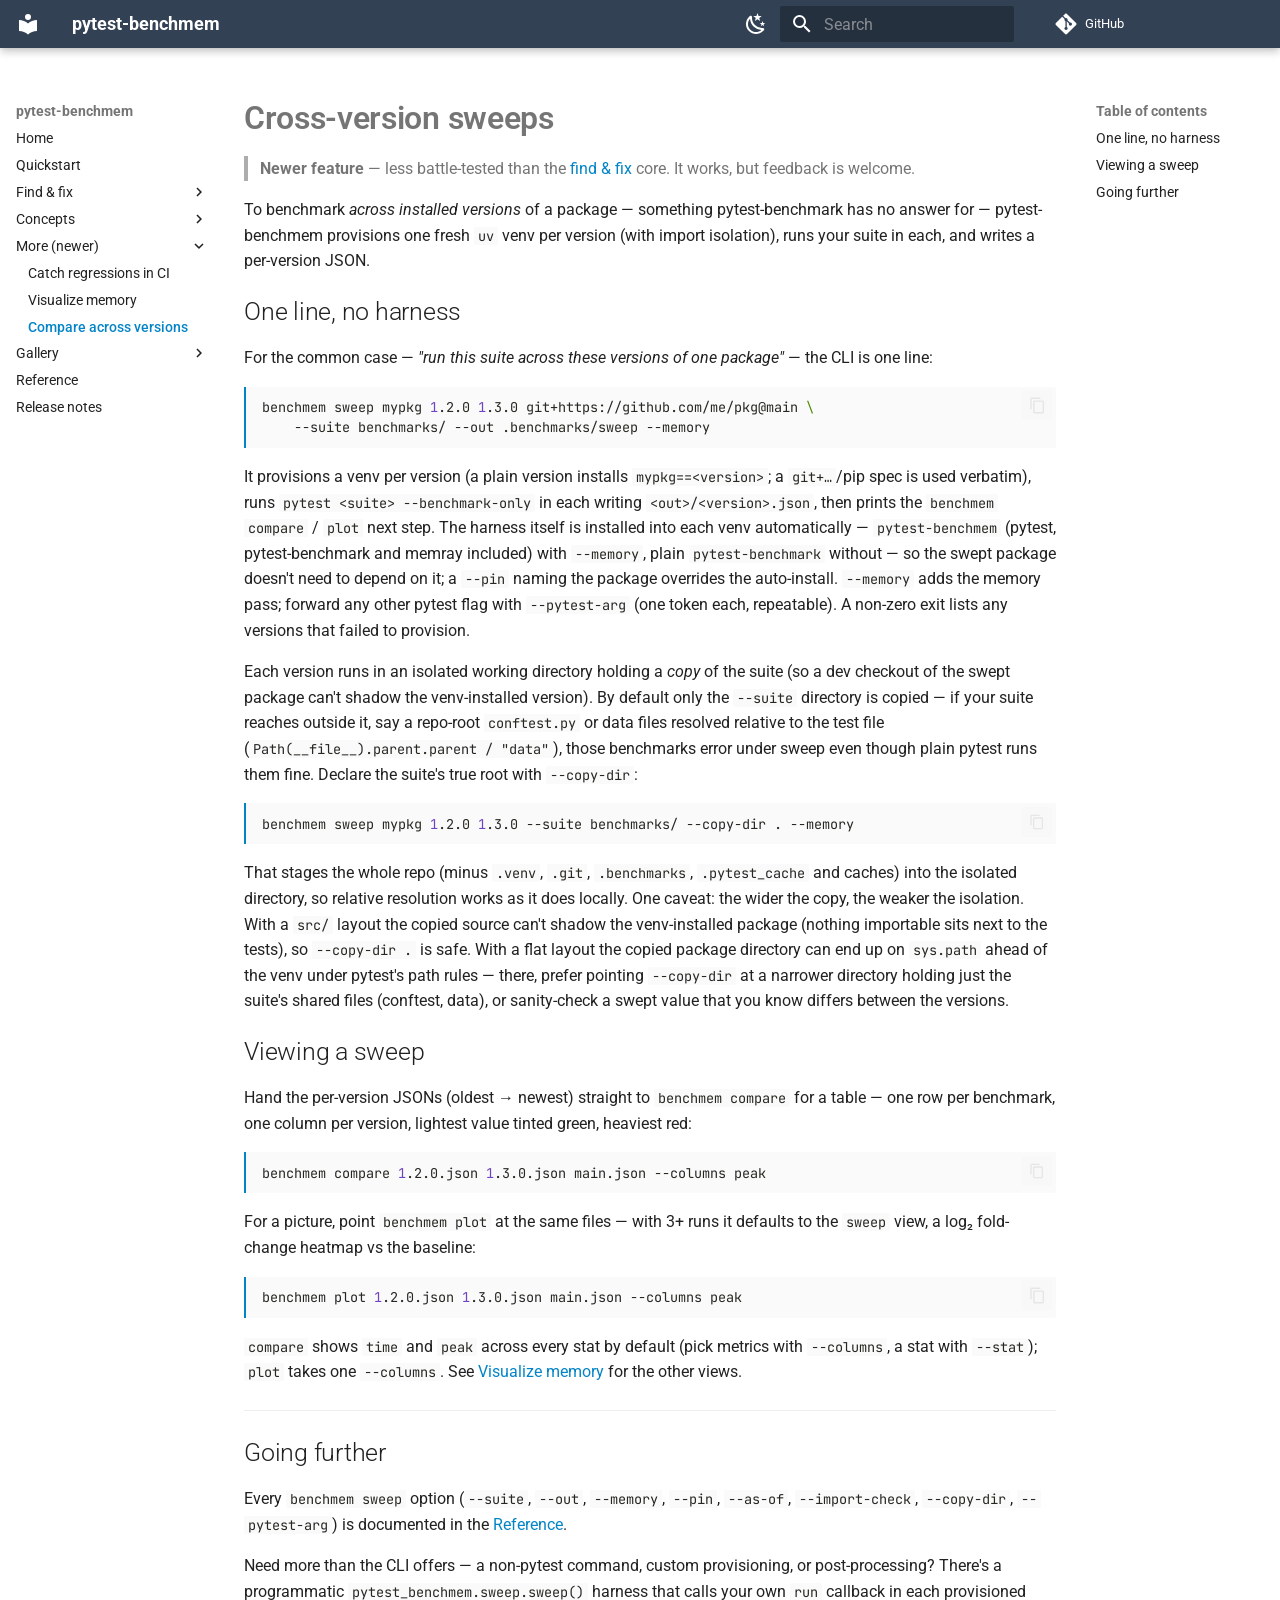
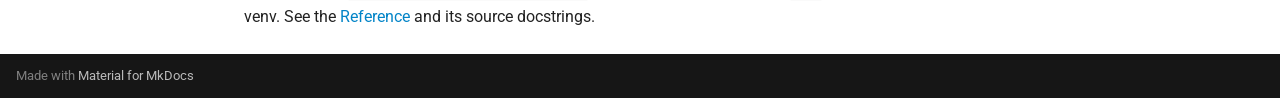
<file: sweeps/index.html>
<!doctype html>
<html lang="en" class="no-js">
  <head>
    
      <meta charset="utf-8">
      <meta name="viewport" content="width=device-width,initial-scale=1">
      
        <meta name="description" content="The memory companion to pytest-benchmark — a memray peak-memory pass on the same test.">
      
      
      
        <link rel="canonical" href="https://pytest-benchmem.readthedocs.io/en/latest/sweeps/">
      
      
        <link rel="prev" href="../visualize/">
      
      
        <link rel="next" href="../reference/">
      
      
        
      
      
      <link rel="icon" href="../assets/images/favicon.png">
      <meta name="generator" content="mkdocs-1.6.1, mkdocs-material-9.7.7">
    
    
      
        <title>Compare across versions - pytest-benchmem</title>
      
    
    
      <link rel="stylesheet" href="../assets/stylesheets/main.ec1eaa64.min.css">
      
        
        <link rel="stylesheet" href="../assets/stylesheets/palette.ab4e12ef.min.css">
      
      


    
    
      
    
    
      
        
        
        <link rel="preconnect" href="https://fonts.gstatic.com" crossorigin>
        <link rel="stylesheet" href="https://fonts.googleapis.com/css?family=Roboto:300,300i,400,400i,700,700i%7CJetBrains+Mono:400,400i,700,700i&display=fallback">
        <style>:root{--md-text-font:"Roboto";--md-code-font:"JetBrains Mono"}</style>
      
    
    
      <link rel="stylesheet" href="../assets/_mkdocstrings.css">
    
      <link rel="stylesheet" href="../stylesheets/extra.css">
    
      <link rel="stylesheet" href="../termynal.css">
    
    <script>__md_scope=new URL("..",location),__md_hash=e=>[...e].reduce(((e,_)=>(e<<5)-e+_.charCodeAt(0)),0),__md_get=(e,_=localStorage,t=__md_scope)=>JSON.parse(_.getItem(t.pathname+"."+e)),__md_set=(e,_,t=localStorage,a=__md_scope)=>{try{t.setItem(a.pathname+"."+e,JSON.stringify(_))}catch(e){}}</script>
    
      

    
    
  </head>
  
  
    
    
      
    
    
    
    
    <body dir="ltr" data-md-color-scheme="default" data-md-color-primary="custom" data-md-color-accent="custom">
  
    
    <input class="md-toggle" data-md-toggle="drawer" type="checkbox" id="__drawer" autocomplete="off">
    <input class="md-toggle" data-md-toggle="search" type="checkbox" id="__search" autocomplete="off">
    <label class="md-overlay" for="__drawer"></label>
    <div data-md-component="skip">
      
        
        <a href="#cross-version-sweeps" class="md-skip">
          Skip to content
        </a>
      
    </div>
    <div data-md-component="announce">
      
    </div>
    
    
      

  

<header class="md-header md-header--shadow" data-md-component="header">
  <nav class="md-header__inner md-grid" aria-label="Header">
    <a href=".." title="pytest-benchmem" class="md-header__button md-logo" aria-label="pytest-benchmem" data-md-component="logo">
      
  
  <svg xmlns="http://www.w3.org/2000/svg" viewBox="0 0 24 24"><path d="M12 8a3 3 0 0 0 3-3 3 3 0 0 0-3-3 3 3 0 0 0-3 3 3 3 0 0 0 3 3m0 3.54C9.64 9.35 6.5 8 3 8v11c3.5 0 6.64 1.35 9 3.54 2.36-2.19 5.5-3.54 9-3.54V8c-3.5 0-6.64 1.35-9 3.54"/></svg>

    </a>
    <label class="md-header__button md-icon" for="__drawer">
      
      <svg xmlns="http://www.w3.org/2000/svg" viewBox="0 0 24 24"><path d="M3 6h18v2H3zm0 5h18v2H3zm0 5h18v2H3z"/></svg>
    </label>
    <div class="md-header__title" data-md-component="header-title">
      <div class="md-header__ellipsis">
        <div class="md-header__topic">
          <span class="md-ellipsis">
            pytest-benchmem
          </span>
        </div>
        <div class="md-header__topic" data-md-component="header-topic">
          <span class="md-ellipsis">
            
              Compare across versions
            
          </span>
        </div>
      </div>
    </div>
    
      
        <form class="md-header__option" data-md-component="palette">
  
    
    
    
    <input class="md-option" data-md-color-media="" data-md-color-scheme="default" data-md-color-primary="custom" data-md-color-accent="custom"  aria-label="Dark mode"  type="radio" name="__palette" id="__palette_0">
    
      <label class="md-header__button md-icon" title="Dark mode" for="__palette_1" hidden>
        <svg xmlns="http://www.w3.org/2000/svg" viewBox="0 0 24 24"><path d="m17.75 4.09-2.53 1.94.91 3.06-2.63-1.81-2.63 1.81.91-3.06-2.53-1.94L12.44 4l1.06-3 1.06 3zm3.5 6.91-1.64 1.25.59 1.98-1.7-1.17-1.7 1.17.59-1.98L15.75 11l2.06-.05L18.5 9l.69 1.95zm-2.28 4.95c.83-.08 1.72 1.1 1.19 1.85-.32.45-.66.87-1.08 1.27C15.17 23 8.84 23 4.94 19.07c-3.91-3.9-3.91-10.24 0-14.14.4-.4.82-.76 1.27-1.08.75-.53 1.93.36 1.85 1.19-.27 2.86.69 5.83 2.89 8.02a9.96 9.96 0 0 0 8.02 2.89m-1.64 2.02a12.08 12.08 0 0 1-7.8-3.47c-2.17-2.19-3.33-5-3.49-7.82-2.81 3.14-2.7 7.96.31 10.98 3.02 3.01 7.84 3.12 10.98.31"/></svg>
      </label>
    
  
    
    
    
    <input class="md-option" data-md-color-media="" data-md-color-scheme="slate" data-md-color-primary="custom" data-md-color-accent="custom"  aria-label="Light mode"  type="radio" name="__palette" id="__palette_1">
    
      <label class="md-header__button md-icon" title="Light mode" for="__palette_0" hidden>
        <svg xmlns="http://www.w3.org/2000/svg" viewBox="0 0 24 24"><path d="M12 7a5 5 0 0 1 5 5 5 5 0 0 1-5 5 5 5 0 0 1-5-5 5 5 0 0 1 5-5m0 2a3 3 0 0 0-3 3 3 3 0 0 0 3 3 3 3 0 0 0 3-3 3 3 0 0 0-3-3m0-7 2.39 3.42C13.65 5.15 12.84 5 12 5s-1.65.15-2.39.42zM3.34 7l4.16-.35A7.2 7.2 0 0 0 5.94 8.5c-.44.74-.69 1.5-.83 2.29zm.02 10 1.76-3.77a7.131 7.131 0 0 0 2.38 4.14zM20.65 7l-1.77 3.79a7.02 7.02 0 0 0-2.38-4.15zm-.01 10-4.14.36c.59-.51 1.12-1.14 1.54-1.86.42-.73.69-1.5.83-2.29zM12 22l-2.41-3.44c.74.27 1.55.44 2.41.44.82 0 1.63-.17 2.37-.44z"/></svg>
      </label>
    
  
</form>
      
    
    
      <script>var palette=__md_get("__palette");if(palette&&palette.color){if("(prefers-color-scheme)"===palette.color.media){var media=matchMedia("(prefers-color-scheme: light)"),input=document.querySelector(media.matches?"[data-md-color-media='(prefers-color-scheme: light)']":"[data-md-color-media='(prefers-color-scheme: dark)']");palette.color.media=input.getAttribute("data-md-color-media"),palette.color.scheme=input.getAttribute("data-md-color-scheme"),palette.color.primary=input.getAttribute("data-md-color-primary"),palette.color.accent=input.getAttribute("data-md-color-accent")}for(var[key,value]of Object.entries(palette.color))document.body.setAttribute("data-md-color-"+key,value)}</script>
    
    
    
      
      
        <label class="md-header__button md-icon" for="__search">
          
          <svg xmlns="http://www.w3.org/2000/svg" viewBox="0 0 24 24"><path d="M9.5 3A6.5 6.5 0 0 1 16 9.5c0 1.61-.59 3.09-1.56 4.23l.27.27h.79l5 5-1.5 1.5-5-5v-.79l-.27-.27A6.52 6.52 0 0 1 9.5 16 6.5 6.5 0 0 1 3 9.5 6.5 6.5 0 0 1 9.5 3m0 2C7 5 5 7 5 9.5S7 14 9.5 14 14 12 14 9.5 12 5 9.5 5"/></svg>
        </label>
        <div class="md-search" data-md-component="search" role="dialog">
  <label class="md-search__overlay" for="__search"></label>
  <div class="md-search__inner" role="search">
    <form class="md-search__form" name="search">
      <input type="text" class="md-search__input" name="query" aria-label="Search" placeholder="Search" autocapitalize="off" autocorrect="off" autocomplete="off" spellcheck="false" data-md-component="search-query" required>
      <label class="md-search__icon md-icon" for="__search">
        
        <svg xmlns="http://www.w3.org/2000/svg" viewBox="0 0 24 24"><path d="M9.5 3A6.5 6.5 0 0 1 16 9.5c0 1.61-.59 3.09-1.56 4.23l.27.27h.79l5 5-1.5 1.5-5-5v-.79l-.27-.27A6.52 6.52 0 0 1 9.5 16 6.5 6.5 0 0 1 3 9.5 6.5 6.5 0 0 1 9.5 3m0 2C7 5 5 7 5 9.5S7 14 9.5 14 14 12 14 9.5 12 5 9.5 5"/></svg>
        
        <svg xmlns="http://www.w3.org/2000/svg" viewBox="0 0 24 24"><path d="M20 11v2H8l5.5 5.5-1.42 1.42L4.16 12l7.92-7.92L13.5 5.5 8 11z"/></svg>
      </label>
      <nav class="md-search__options" aria-label="Search">
        
        <button type="reset" class="md-search__icon md-icon" title="Clear" aria-label="Clear" tabindex="-1">
          
          <svg xmlns="http://www.w3.org/2000/svg" viewBox="0 0 24 24"><path d="M19 6.41 17.59 5 12 10.59 6.41 5 5 6.41 10.59 12 5 17.59 6.41 19 12 13.41 17.59 19 19 17.59 13.41 12z"/></svg>
        </button>
      </nav>
      
        <div class="md-search__suggest" data-md-component="search-suggest"></div>
      
    </form>
    <div class="md-search__output">
      <div class="md-search__scrollwrap" tabindex="0" data-md-scrollfix>
        <div class="md-search-result" data-md-component="search-result">
          <div class="md-search-result__meta">
            Initializing search
          </div>
          <ol class="md-search-result__list" role="presentation"></ol>
        </div>
      </div>
    </div>
  </div>
</div>
      
    
    
      <div class="md-header__source">
        <a href="https://github.com/fluxopt/pytest-benchmem" title="Go to repository" class="md-source" data-md-component="source">
  <div class="md-source__icon md-icon">
    
    <svg xmlns="http://www.w3.org/2000/svg" viewBox="0 0 448 512"><!--! Font Awesome Free 7.1.0 by @fontawesome - https://fontawesome.com License - https://fontawesome.com/license/free (Icons: CC BY 4.0, Fonts: SIL OFL 1.1, Code: MIT License) Copyright 2025 Fonticons, Inc.--><path d="M439.6 236.1 244 40.5c-5.4-5.5-12.8-8.5-20.4-8.5s-15 3-20.4 8.4L162.5 81l51.5 51.5c27.1-9.1 52.7 16.8 43.4 43.7l49.7 49.7c34.2-11.8 61.2 31 35.5 56.7-26.5 26.5-70.2-2.9-56-37.3L240.3 199v121.9c25.3 12.5 22.3 41.8 9.1 55-6.4 6.4-15.2 10.1-24.3 10.1s-17.8-3.6-24.3-10.1c-17.6-17.6-11.1-46.9 11.2-56v-123c-20.8-8.5-24.6-30.7-18.6-45L142.6 101 8.5 235.1C3 240.6 0 247.9 0 255.5s3 15 8.5 20.4l195.6 195.7c5.4 5.4 12.7 8.4 20.4 8.4s15-3 20.4-8.4l194.7-194.7c5.4-5.4 8.4-12.8 8.4-20.4s-3-15-8.4-20.4"/></svg>
  </div>
  <div class="md-source__repository">
    GitHub
  </div>
</a>
      </div>
    
  </nav>
  
</header>
    
    <div class="md-container" data-md-component="container">
      
      
        
          
        
      
      <main class="md-main" data-md-component="main">
        <div class="md-main__inner md-grid">
          
            
              
              <div class="md-sidebar md-sidebar--primary" data-md-component="sidebar" data-md-type="navigation" >
                <div class="md-sidebar__scrollwrap">
                  <div class="md-sidebar__inner">
                    



<nav class="md-nav md-nav--primary" aria-label="Navigation" data-md-level="0">
  <label class="md-nav__title" for="__drawer">
    <a href=".." title="pytest-benchmem" class="md-nav__button md-logo" aria-label="pytest-benchmem" data-md-component="logo">
      
  
  <svg xmlns="http://www.w3.org/2000/svg" viewBox="0 0 24 24"><path d="M12 8a3 3 0 0 0 3-3 3 3 0 0 0-3-3 3 3 0 0 0-3 3 3 3 0 0 0 3 3m0 3.54C9.64 9.35 6.5 8 3 8v11c3.5 0 6.64 1.35 9 3.54 2.36-2.19 5.5-3.54 9-3.54V8c-3.5 0-6.64 1.35-9 3.54"/></svg>

    </a>
    pytest-benchmem
  </label>
  
    <div class="md-nav__source">
      <a href="https://github.com/fluxopt/pytest-benchmem" title="Go to repository" class="md-source" data-md-component="source">
  <div class="md-source__icon md-icon">
    
    <svg xmlns="http://www.w3.org/2000/svg" viewBox="0 0 448 512"><!--! Font Awesome Free 7.1.0 by @fontawesome - https://fontawesome.com License - https://fontawesome.com/license/free (Icons: CC BY 4.0, Fonts: SIL OFL 1.1, Code: MIT License) Copyright 2025 Fonticons, Inc.--><path d="M439.6 236.1 244 40.5c-5.4-5.5-12.8-8.5-20.4-8.5s-15 3-20.4 8.4L162.5 81l51.5 51.5c27.1-9.1 52.7 16.8 43.4 43.7l49.7 49.7c34.2-11.8 61.2 31 35.5 56.7-26.5 26.5-70.2-2.9-56-37.3L240.3 199v121.9c25.3 12.5 22.3 41.8 9.1 55-6.4 6.4-15.2 10.1-24.3 10.1s-17.8-3.6-24.3-10.1c-17.6-17.6-11.1-46.9 11.2-56v-123c-20.8-8.5-24.6-30.7-18.6-45L142.6 101 8.5 235.1C3 240.6 0 247.9 0 255.5s3 15 8.5 20.4l195.6 195.7c5.4 5.4 12.7 8.4 20.4 8.4s15-3 20.4-8.4l194.7-194.7c5.4-5.4 8.4-12.8 8.4-20.4s-3-15-8.4-20.4"/></svg>
  </div>
  <div class="md-source__repository">
    GitHub
  </div>
</a>
    </div>
  
  <ul class="md-nav__list" data-md-scrollfix>
    
      
      
  
  
  
  
    <li class="md-nav__item">
      <a href=".." class="md-nav__link">
        
  
  
  <span class="md-ellipsis">
    
  
    Home
  

    
  </span>
  
  

      </a>
    </li>
  

    
      
      
  
  
  
  
    <li class="md-nav__item">
      <a href="../getting-started/" class="md-nav__link">
        
  
  
  <span class="md-ellipsis">
    
  
    Quickstart
  

    
  </span>
  
  

      </a>
    </li>
  

    
      
      
  
  
  
  
    
    
    
    
    
    <li class="md-nav__item md-nav__item--nested">
      
        
        
        <input class="md-nav__toggle md-toggle " type="checkbox" id="__nav_3" >
        
          
          <label class="md-nav__link" for="__nav_3" id="__nav_3_label" tabindex="0">
            
  
  
  <span class="md-ellipsis">
    
  
    Find & fix
  

    
  </span>
  
  

            <span class="md-nav__icon md-icon"></span>
          </label>
        
        <nav class="md-nav" data-md-level="1" aria-labelledby="__nav_3_label" aria-expanded="false">
          <label class="md-nav__title" for="__nav_3">
            <span class="md-nav__icon md-icon"></span>
            
  
    Find & fix
  

          </label>
          <ul class="md-nav__list" data-md-scrollfix>
            
              
                
  
  
  
  
    <li class="md-nav__item">
      <a href="../profiling/" class="md-nav__link">
        
  
  
  <span class="md-ellipsis">
    
  
    Find where memory goes
  

    
  </span>
  
  

      </a>
    </li>
  

              
            
              
                
  
  
  
  
    <li class="md-nav__item">
      <a href="../compare-runs/" class="md-nav__link">
        
  
  
  <span class="md-ellipsis">
    
  
    Compare two runs
  

    
  </span>
  
  

      </a>
    </li>
  

              
            
          </ul>
        </nav>
      
    </li>
  

    
      
      
  
  
  
  
    
    
    
    
    
    <li class="md-nav__item md-nav__item--nested">
      
        
        
        <input class="md-nav__toggle md-toggle " type="checkbox" id="__nav_4" >
        
          
          <label class="md-nav__link" for="__nav_4" id="__nav_4_label" tabindex="0">
            
  
  
  <span class="md-ellipsis">
    
  
    Concepts
  

    
  </span>
  
  

            <span class="md-nav__icon md-icon"></span>
          </label>
        
        <nav class="md-nav" data-md-level="1" aria-labelledby="__nav_4_label" aria-expanded="false">
          <label class="md-nav__title" for="__nav_4">
            <span class="md-nav__icon md-icon"></span>
            
  
    Concepts
  

          </label>
          <ul class="md-nav__list" data-md-scrollfix>
            
              
                
  
  
  
  
    <li class="md-nav__item">
      <a href="../metrics/" class="md-nav__link">
        
  
  
  <span class="md-ellipsis">
    
  
    Choosing a metric
  

    
  </span>
  
  

      </a>
    </li>
  

              
            
              
                
  
  
  
  
    <li class="md-nav__item">
      <a href="../dims/" class="md-nav__link">
        
  
  
  <span class="md-ellipsis">
    
  
    Grouping by dims
  

    
  </span>
  
  

      </a>
    </li>
  

              
            
          </ul>
        </nav>
      
    </li>
  

    
      
      
  
  
    
  
  
  
    
    
    
    
    
    <li class="md-nav__item md-nav__item--active md-nav__item--nested">
      
        
        
        <input class="md-nav__toggle md-toggle " type="checkbox" id="__nav_5" checked>
        
          
          <label class="md-nav__link" for="__nav_5" id="__nav_5_label" tabindex="0">
            
  
  
  <span class="md-ellipsis">
    
  
    More (newer)
  

    
  </span>
  
  

            <span class="md-nav__icon md-icon"></span>
          </label>
        
        <nav class="md-nav" data-md-level="1" aria-labelledby="__nav_5_label" aria-expanded="true">
          <label class="md-nav__title" for="__nav_5">
            <span class="md-nav__icon md-icon"></span>
            
  
    More (newer)
  

          </label>
          <ul class="md-nav__list" data-md-scrollfix>
            
              
                
  
  
  
  
    <li class="md-nav__item">
      <a href="../catch-regressions/" class="md-nav__link">
        
  
  
  <span class="md-ellipsis">
    
  
    Catch regressions in CI
  

    
  </span>
  
  

      </a>
    </li>
  

              
            
              
                
  
  
  
  
    <li class="md-nav__item">
      <a href="../visualize/" class="md-nav__link">
        
  
  
  <span class="md-ellipsis">
    
  
    Visualize memory
  

    
  </span>
  
  

      </a>
    </li>
  

              
            
              
                
  
  
    
  
  
  
    <li class="md-nav__item md-nav__item--active">
      
      <input class="md-nav__toggle md-toggle" type="checkbox" id="__toc">
      
      
        
      
      
        <label class="md-nav__link md-nav__link--active" for="__toc">
          
  
  
  <span class="md-ellipsis">
    
  
    Compare across versions
  

    
  </span>
  
  

          <span class="md-nav__icon md-icon"></span>
        </label>
      
      <a href="./" class="md-nav__link md-nav__link--active">
        
  
  
  <span class="md-ellipsis">
    
  
    Compare across versions
  

    
  </span>
  
  

      </a>
      
        

<nav class="md-nav md-nav--secondary" aria-label="Table of contents">
  
  
  
    
  
  
    <label class="md-nav__title" for="__toc">
      <span class="md-nav__icon md-icon"></span>
      Table of contents
    </label>
    <ul class="md-nav__list" data-md-component="toc" data-md-scrollfix>
      
        <li class="md-nav__item">
  <a href="#one-line-no-harness" class="md-nav__link">
    <span class="md-ellipsis">
      
        One line, no harness
      
    </span>
  </a>
  
</li>
      
        <li class="md-nav__item">
  <a href="#viewing-a-sweep" class="md-nav__link">
    <span class="md-ellipsis">
      
        Viewing a sweep
      
    </span>
  </a>
  
</li>
      
        <li class="md-nav__item">
  <a href="#going-further" class="md-nav__link">
    <span class="md-ellipsis">
      
        Going further
      
    </span>
  </a>
  
</li>
      
    </ul>
  
</nav>
      
    </li>
  

              
            
          </ul>
        </nav>
      
    </li>
  

    
      
      
  
  
  
  
    
    
    
    
    
    <li class="md-nav__item md-nav__item--nested">
      
        
        
        <input class="md-nav__toggle md-toggle " type="checkbox" id="__nav_6" >
        
          
          <label class="md-nav__link" for="__nav_6" id="__nav_6_label" tabindex="0">
            
  
  
  <span class="md-ellipsis">
    
  
    Gallery
  

    
  </span>
  
  

            <span class="md-nav__icon md-icon"></span>
          </label>
        
        <nav class="md-nav" data-md-level="1" aria-labelledby="__nav_6_label" aria-expanded="false">
          <label class="md-nav__title" for="__nav_6">
            <span class="md-nav__icon md-icon"></span>
            
  
    Gallery
  

          </label>
          <ul class="md-nav__list" data-md-scrollfix>
            
              
                
  
  
  
  
    <li class="md-nav__item">
      <a href="../gallery/linopy-memory.ipynb" class="md-nav__link">
        
  
  
  <span class="md-ellipsis">
    
  
    linopy: reuse your CodSpeed benchmarks locally
  

    
  </span>
  
  

      </a>
    </li>
  

              
            
          </ul>
        </nav>
      
    </li>
  

    
      
      
  
  
  
  
    <li class="md-nav__item">
      <a href="../reference/" class="md-nav__link">
        
  
  
  <span class="md-ellipsis">
    
  
    Reference
  

    
  </span>
  
  

      </a>
    </li>
  

    
      
      
  
  
  
  
    <li class="md-nav__item">
      <a href="../changelog/" class="md-nav__link">
        
  
  
  <span class="md-ellipsis">
    
  
    Release notes
  

    
  </span>
  
  

      </a>
    </li>
  

    
  </ul>
</nav>
                  </div>
                </div>
              </div>
            
            
              
              <div class="md-sidebar md-sidebar--secondary" data-md-component="sidebar" data-md-type="toc" >
                <div class="md-sidebar__scrollwrap">
                  <div class="md-sidebar__inner">
                    

<nav class="md-nav md-nav--secondary" aria-label="Table of contents">
  
  
  
    
  
  
    <label class="md-nav__title" for="__toc">
      <span class="md-nav__icon md-icon"></span>
      Table of contents
    </label>
    <ul class="md-nav__list" data-md-component="toc" data-md-scrollfix>
      
        <li class="md-nav__item">
  <a href="#one-line-no-harness" class="md-nav__link">
    <span class="md-ellipsis">
      
        One line, no harness
      
    </span>
  </a>
  
</li>
      
        <li class="md-nav__item">
  <a href="#viewing-a-sweep" class="md-nav__link">
    <span class="md-ellipsis">
      
        Viewing a sweep
      
    </span>
  </a>
  
</li>
      
        <li class="md-nav__item">
  <a href="#going-further" class="md-nav__link">
    <span class="md-ellipsis">
      
        Going further
      
    </span>
  </a>
  
</li>
      
    </ul>
  
</nav>
                  </div>
                </div>
              </div>
            
          
          
            <div class="md-content" data-md-component="content">
              
              <article class="md-content__inner md-typeset">
                
                  


  
  


<h1 id="cross-version-sweeps">Cross-version sweeps<a class="headerlink" href="#cross-version-sweeps" title="Permanent link">&para;</a></h1>
<blockquote>
<p><strong>Newer feature</strong> — less battle-tested than the <a href="../profiling/">find &amp; fix</a> core. It works, but
feedback is welcome.</p>
</blockquote>
<p>To benchmark <em>across installed versions</em> of a package — something pytest-benchmark has no
answer for — pytest-benchmem provisions one fresh <code>uv</code> venv per version (with import
isolation), runs your suite in each, and writes a per-version JSON.</p>
<h2 id="one-line-no-harness">One line, no harness<a class="headerlink" href="#one-line-no-harness" title="Permanent link">&para;</a></h2>
<p>For the common case — <em>"run this suite across these versions of one package"</em> — the CLI is
one line:</p>
<div class="highlight"><pre><span></span><code><a id="__codelineno-0-1" name="__codelineno-0-1" href="#__codelineno-0-1"></a>benchmem<span class="w"> </span>sweep<span class="w"> </span>mypkg<span class="w"> </span><span class="m">1</span>.2.0<span class="w"> </span><span class="m">1</span>.3.0<span class="w"> </span>git+https://github.com/me/pkg@main<span class="w"> </span><span class="se">\</span>
<a id="__codelineno-0-2" name="__codelineno-0-2" href="#__codelineno-0-2"></a><span class="w">    </span>--suite<span class="w"> </span>benchmarks/<span class="w"> </span>--out<span class="w"> </span>.benchmarks/sweep<span class="w"> </span>--memory
</code></pre></div>
<p>It provisions a venv per version (a plain version installs <code>mypkg==&lt;version&gt;</code>; a <code>git+…</code>/pip
spec is used verbatim), runs <code>pytest &lt;suite&gt; --benchmark-only</code> in each writing
<code>&lt;out&gt;/&lt;version&gt;.json</code>, then prints the <code>benchmem compare</code> / <code>plot</code> next step. The harness
itself is installed into each venv automatically — <code>pytest-benchmem</code> (pytest, pytest-benchmark
and memray included) with <code>--memory</code>, plain <code>pytest-benchmark</code> without — so the swept package
doesn't need to depend on it; a <code>--pin</code> naming the package overrides the auto-install.
<code>--memory</code> adds the memory pass; forward any other pytest flag with <code>--pytest-arg</code> (one token
each, repeatable). A non-zero exit lists any versions that failed to provision.</p>
<p>Each version runs in an isolated working directory holding a <em>copy</em> of the suite (so a dev
checkout of the swept package can't shadow the venv-installed version). By default only the
<code>--suite</code> directory is copied — if your suite reaches outside it, say a repo-root
<code>conftest.py</code> or data files resolved relative to the test file
(<code>Path(__file__).parent.parent / "data"</code>), those benchmarks error under sweep even though
plain pytest runs them fine. Declare the suite's true root with <code>--copy-dir</code>:</p>
<div class="highlight"><pre><span></span><code><a id="__codelineno-1-1" name="__codelineno-1-1" href="#__codelineno-1-1"></a>benchmem<span class="w"> </span>sweep<span class="w"> </span>mypkg<span class="w"> </span><span class="m">1</span>.2.0<span class="w"> </span><span class="m">1</span>.3.0<span class="w"> </span>--suite<span class="w"> </span>benchmarks/<span class="w"> </span>--copy-dir<span class="w"> </span>.<span class="w"> </span>--memory
</code></pre></div>
<p>That stages the whole repo (minus <code>.venv</code>, <code>.git</code>, <code>.benchmarks</code>, <code>.pytest_cache</code> and
caches) into the isolated directory, so relative resolution works as it does locally.
One caveat: the wider the copy, the weaker the isolation. With a <code>src/</code> layout the copied
source can't shadow the venv-installed package (nothing importable sits next to the
tests), so <code>--copy-dir .</code> is safe. With a flat layout the copied package directory can
end up on <code>sys.path</code> ahead of the venv under pytest's path rules — there, prefer pointing
<code>--copy-dir</code> at a narrower directory holding just the suite's shared files (conftest,
data), or sanity-check a swept value that you know differs between the versions.</p>
<h2 id="viewing-a-sweep">Viewing a sweep<a class="headerlink" href="#viewing-a-sweep" title="Permanent link">&para;</a></h2>
<p>Hand the per-version JSONs (oldest → newest) straight to <code>benchmem compare</code> for a table —
one row per benchmark, one column per version, lightest value tinted green, heaviest red:</p>
<div class="highlight"><pre><span></span><code><a id="__codelineno-2-1" name="__codelineno-2-1" href="#__codelineno-2-1"></a>benchmem<span class="w"> </span>compare<span class="w"> </span><span class="m">1</span>.2.0.json<span class="w"> </span><span class="m">1</span>.3.0.json<span class="w"> </span>main.json<span class="w"> </span>--columns<span class="w"> </span>peak
</code></pre></div>
<p>For a picture, point <code>benchmem plot</code> at the same files — with 3+ runs it defaults to the
<code>sweep</code> view, a log₂ fold-change heatmap vs the baseline:</p>
<div class="highlight"><pre><span></span><code><a id="__codelineno-3-1" name="__codelineno-3-1" href="#__codelineno-3-1"></a>benchmem<span class="w"> </span>plot<span class="w"> </span><span class="m">1</span>.2.0.json<span class="w"> </span><span class="m">1</span>.3.0.json<span class="w"> </span>main.json<span class="w"> </span>--columns<span class="w"> </span>peak
</code></pre></div>
<p><code>compare</code> shows <code>time</code> and <code>peak</code> across every stat by default (pick metrics with
<code>--columns</code>, a stat with <code>--stat</code>); <code>plot</code> takes one <code>--columns</code>. See
<a href="../visualize/">Visualize memory</a> for the other views.</p>
<hr />
<h2 id="going-further">Going further<a class="headerlink" href="#going-further" title="Permanent link">&para;</a></h2>
<p>Every <code>benchmem sweep</code> option (<code>--suite</code>, <code>--out</code>, <code>--memory</code>, <code>--pin</code>, <code>--as-of</code>,
<code>--import-check</code>, <code>--copy-dir</code>, <code>--pytest-arg</code>) is documented in the
<a href="../reference/#cli-benchmem">Reference</a>.</p>
<p>Need more than the CLI offers — a non-pytest command, custom provisioning, or post-processing?
There's a programmatic <code>pytest_benchmem.sweep.sweep()</code> harness that calls your own <code>run</code>
callback in each provisioned venv. See the <a href="../reference/#cli-benchmem">Reference</a> and its
source docstrings.</p>












                
              </article>
            </div>
          
          
<script>var target=document.getElementById(location.hash.slice(1));target&&target.name&&(target.checked=target.name.startsWith("__tabbed_"))</script>
        </div>
        
          <button type="button" class="md-top md-icon" data-md-component="top" hidden>
  
  <svg xmlns="http://www.w3.org/2000/svg" viewBox="0 0 24 24"><path d="M13 20h-2V8l-5.5 5.5-1.42-1.42L12 4.16l7.92 7.92-1.42 1.42L13 8z"/></svg>
  Back to top
</button>
        
      </main>
      
        <footer class="md-footer">
  
  <div class="md-footer-meta md-typeset">
    <div class="md-footer-meta__inner md-grid">
      <div class="md-copyright">
  
  
    Made with
    <a href="https://squidfunk.github.io/mkdocs-material/" target="_blank" rel="noopener">
      Material for MkDocs
    </a>
  
</div>
      
    </div>
  </div>
</footer>
      
    </div>
    <div class="md-dialog" data-md-component="dialog">
      <div class="md-dialog__inner md-typeset"></div>
    </div>
    
    
    
      
      
      <script id="__config" type="application/json">{"annotate": null, "base": "..", "features": ["navigation.instant", "navigation.top", "toc.follow", "search.suggest", "search.highlight", "content.code.copy", "content.code.select"], "search": "../assets/javascripts/workers/search.2c215733.min.js", "tags": null, "translations": {"clipboard.copied": "Copied to clipboard", "clipboard.copy": "Copy to clipboard", "search.result.more.one": "1 more on this page", "search.result.more.other": "# more on this page", "search.result.none": "No matching documents", "search.result.one": "1 matching document", "search.result.other": "# matching documents", "search.result.placeholder": "Type to start searching", "search.result.term.missing": "Missing", "select.version": "Select version"}, "version": null}</script>
    
    
      <script src="../assets/javascripts/bundle.d7400e89.min.js"></script>
      
        <script src="../javascripts/notebook-prompts.js"></script>
      
        <script src="../termynal.js"></script>
      
    
  </body>
</html>
</file>
<file: assets/_mkdocstrings.css>
/* Avoid breaking parameter names, etc. in table cells. */
.doc-contents td code {
  word-break: normal !important;
}

/* No line break before first paragraph of descriptions. */
.doc-md-description,
.doc-md-description>p:first-child {
  display: inline;
}

/* No text transformation from Material for MkDocs for H5 headings. */
.md-typeset h5 .doc-object-name {
  text-transform: none;
}

/* Max width for docstring sections tables. */
.doc .md-typeset__table,
.doc .md-typeset__table table {
  display: table !important;
  width: 100%;
}

.doc .md-typeset__table tr {
  display: table-row;
}

/* Defaults in Spacy table style. */
.doc-param-default,
.doc-type_param-default {
  float: right;
}

/* Parameter headings must be inline, not blocks. */
.doc-heading-parameter,
.doc-heading-type_parameter {
  display: inline;
}

/* Default font size for parameter headings. */
.md-typeset .doc-heading-parameter {
  font-size: inherit;
}

/* Prefer space on the right, not the left of parameter permalinks. */
.doc-heading-parameter .headerlink,
.doc-heading-type_parameter .headerlink {
  margin-left: 0 !important;
  margin-right: 0.2rem;
}

/* Backward-compatibility: docstring section titles in bold. */
.doc-section-title {
  font-weight: bold;
}

/* Backlinks crumb separator. */
.doc-backlink-crumb {
  display: inline-flex;
  gap: .2rem;
  white-space: nowrap;
  align-items: center;
  vertical-align: middle;
}
.doc-backlink-crumb:not(:first-child)::before {
  background-color: var(--md-default-fg-color--lighter);
  content: "";
  display: inline;
  height: 1rem;
  --md-path-icon: url('data:image/svg+xml;charset=utf-8,<svg xmlns="http://www.w3.org/2000/svg" viewBox="0 0 24 24"><path d="M8.59 16.58 13.17 12 8.59 7.41 10 6l6 6-6 6z"/></svg>');
  -webkit-mask-image: var(--md-path-icon);
  mask-image: var(--md-path-icon);
  width: 1rem;
}
.doc-backlink-crumb.last {
  font-weight: bold;
}

/* Symbols in Navigation and ToC. */
:root, :host,
[data-md-color-scheme="default"] {
  --doc-symbol-parameter-fg-color: #df50af;
  --doc-symbol-type_parameter-fg-color: #df50af;
  --doc-symbol-attribute-fg-color: #953800;
  --doc-symbol-function-fg-color: #8250df;
  --doc-symbol-method-fg-color: #8250df;
  --doc-symbol-class-fg-color: #0550ae;
  --doc-symbol-type_alias-fg-color: #0550ae;
  --doc-symbol-module-fg-color: #5cad0f;

  --doc-symbol-parameter-bg-color: #df50af1a;
  --doc-symbol-type_parameter-bg-color: #df50af1a;
  --doc-symbol-attribute-bg-color: #9538001a;
  --doc-symbol-function-bg-color: #8250df1a;
  --doc-symbol-method-bg-color: #8250df1a;
  --doc-symbol-class-bg-color: #0550ae1a;
  --doc-symbol-type_alias-bg-color: #0550ae1a;
  --doc-symbol-module-bg-color: #5cad0f1a;
}

[data-md-color-scheme="slate"] {
  --doc-symbol-parameter-fg-color: #ffa8cc;
  --doc-symbol-type_parameter-fg-color: #ffa8cc;
  --doc-symbol-attribute-fg-color: #ffa657;
  --doc-symbol-function-fg-color: #d2a8ff;
  --doc-symbol-method-fg-color: #d2a8ff;
  --doc-symbol-class-fg-color: #79c0ff;
  --doc-symbol-type_alias-fg-color: #79c0ff;
  --doc-symbol-module-fg-color: #baff79;

  --doc-symbol-parameter-bg-color: #ffa8cc1a;
  --doc-symbol-type_parameter-bg-color: #ffa8cc1a;
  --doc-symbol-attribute-bg-color: #ffa6571a;
  --doc-symbol-function-bg-color: #d2a8ff1a;
  --doc-symbol-method-bg-color: #d2a8ff1a;
  --doc-symbol-class-bg-color: #79c0ff1a;
  --doc-symbol-type_alias-bg-color: #79c0ff1a;
  --doc-symbol-module-bg-color: #baff791a;
}

code.doc-symbol {
  border-radius: .1rem;
  font-size: .85em;
  padding: 0 .3em;
  font-weight: bold;
}

code.doc-symbol-parameter,
a code.doc-symbol-parameter {
  color: var(--doc-symbol-parameter-fg-color);
  background-color: var(--doc-symbol-parameter-bg-color);
}

code.doc-symbol-parameter::after {
  content: "param";
}

code.doc-symbol-type_parameter,
a code.doc-symbol-type_parameter {
  color: var(--doc-symbol-type_parameter-fg-color);
  background-color: var(--doc-symbol-type_parameter-bg-color);
}

code.doc-symbol-type_parameter::after {
  content: "type-param";
}

code.doc-symbol-attribute,
a code.doc-symbol-attribute {
  color: var(--doc-symbol-attribute-fg-color);
  background-color: var(--doc-symbol-attribute-bg-color);
}

code.doc-symbol-attribute::after {
  content: "attr";
}

code.doc-symbol-function,
a code.doc-symbol-function {
  color: var(--doc-symbol-function-fg-color);
  background-color: var(--doc-symbol-function-bg-color);
}

code.doc-symbol-function::after {
  content: "func";
}

code.doc-symbol-method,
a code.doc-symbol-method {
  color: var(--doc-symbol-method-fg-color);
  background-color: var(--doc-symbol-method-bg-color);
}

code.doc-symbol-method::after {
  content: "meth";
}

code.doc-symbol-class,
a code.doc-symbol-class {
  color: var(--doc-symbol-class-fg-color);
  background-color: var(--doc-symbol-class-bg-color);
}

code.doc-symbol-class::after {
  content: "class";
}


code.doc-symbol-type_alias,
a code.doc-symbol-type_alias {
  color: var(--doc-symbol-type_alias-fg-color);
  background-color: var(--doc-symbol-type_alias-bg-color);
}

code.doc-symbol-type_alias::after {
  content: "type";
}

code.doc-symbol-module,
a code.doc-symbol-module {
  color: var(--doc-symbol-module-fg-color);
  background-color: var(--doc-symbol-module-bg-color);
}

code.doc-symbol-module::after {
  content: "mod";
}

.doc-signature .autorefs {
  color: inherit;
  border-bottom: 1px dotted currentcolor;
}

/* Source code blocks (admonitions). */
:root {
  --md-admonition-icon--mkdocstrings-source: url('data:image/svg+xml;charset=utf-8,<svg xmlns="http://www.w3.org/2000/svg" viewBox="0 0 24 24"><path d="M15.22 4.97a.75.75 0 0 1 1.06 0l6.5 6.5a.75.75 0 0 1 0 1.06l-6.5 6.5a.749.749 0 0 1-1.275-.326.75.75 0 0 1 .215-.734L21.19 12l-5.97-5.97a.75.75 0 0 1 0-1.06m-6.44 0a.75.75 0 0 1 0 1.06L2.81 12l5.97 5.97a.749.749 0 0 1-.326 1.275.75.75 0 0 1-.734-.215l-6.5-6.5a.75.75 0 0 1 0-1.06l6.5-6.5a.75.75 0 0 1 1.06 0"/></svg>')
}
.md-typeset .admonition.mkdocstrings-source,
.md-typeset details.mkdocstrings-source {
  border: none;
  padding: 0;
}
.md-typeset .admonition.mkdocstrings-source:focus-within,
.md-typeset details.mkdocstrings-source:focus-within {
  box-shadow: none;
}
.md-typeset .mkdocstrings-source > .admonition-title,
.md-typeset .mkdocstrings-source > summary {
  background-color: inherit;
}
.md-typeset .mkdocstrings-source > .admonition-title::before,
.md-typeset .mkdocstrings-source > summary::before {
  background-color: var(--md-default-fg-color);
  -webkit-mask-image: var(--md-admonition-icon--mkdocstrings-source);
          mask-image: var(--md-admonition-icon--mkdocstrings-source);
}
</file>
<file: stylesheets/extra.css>
/* --- Syntax highlighting: Monokai Light + Monokai Dark ---
 *
 * TWO sets of variables to override:
 *   --md-code-hl-*-color     → Material's markdown code blocks (.highlight)
 *   --jp-mirror-editor-*-color → notebook code blocks (.highlight-ipynb)
 *
 * Notebook code uses JupyterLab's CSS variables, NOT Material's. Both must
 * be overridden together to keep colors consistent across the whole site.
 *
 * Light = darkened-Monokai variant (dark hues on light bg for readability);
 * Dark = classic Monokai.
 */

:root,
[data-md-color-scheme="default"] {
  --md-code-fg-color: #272822;
  --md-code-bg-color: #fafafa;

  /* Material code blocks — Monokai (darkened for light bg) */
  --md-code-hl-keyword-color:     #d11f72;   /* darkened pink */
  --md-code-hl-string-color:      #998800;   /* mustard yellow */
  --md-code-hl-number-color:      #6f42c1;   /* purple */
  --md-code-hl-function-color:    #4d8d04;   /* green */
  --md-code-hl-comment-color:     #75715e;   /* olive-gray */
  --md-code-hl-name-color:        #272822;   /* default text */
  --md-code-hl-operator-color:    #d11f72;   /* pink */
  --md-code-hl-punctuation-color: #272822;
  --md-code-hl-constant-color:    #6f42c1;   /* purple — None, True, False */
  --md-code-hl-special-color:     #4d8d04;   /* green — decorators */
  --md-code-hl-variable-color:    #d35400;   /* burnt orange */
  --md-code-hl-generic-color:     #272822;
}

[data-md-color-scheme="slate"] {
  --md-code-fg-color: #f8f8f2;
  /* Derived from slate body bg hsla(var(--md-hue), 15%, 14%, 1):
     same hue, less saturated (6%), brighter (18%). Subtle slate hint, mostly gray. */
  --md-code-bg-color: hsla(var(--md-hue), 6%, 18%, 1);

  /* Material code blocks — classic Monokai */
  --md-code-hl-keyword-color:     #f92672;   /* hot pink */
  --md-code-hl-string-color:      #e6db74;   /* yellow */
  --md-code-hl-number-color:      #ae81ff;   /* purple */
  --md-code-hl-function-color:    #a6e22e;   /* green */
  --md-code-hl-comment-color:     #75715e;   /* olive-gray */
  --md-code-hl-name-color:        #f8f8f2;   /* default text */
  --md-code-hl-operator-color:    #f92672;   /* pink */
  --md-code-hl-punctuation-color: #f8f8f2;
  --md-code-hl-constant-color:    #ae81ff;   /* purple — None, True, False */
  --md-code-hl-special-color:     #a6e22e;   /* green — decorators */
  --md-code-hl-variable-color:    #fd971f;   /* orange */
  --md-code-hl-generic-color:     #f8f8f2;
}

/* JupyterLab vars: must be set ON .jupyter-wrapper because that element
   re-defines them locally (e.g. --jp-mirror-editor-keyword-color: #008000).
   Prefix with `body` (where Material puts the scheme attribute) to outrank
   mkdocs-jupyter's inline `[data-md-color-scheme=slate] .jupyter-wrapper`,
   which otherwise wins on cascade order. */
body[data-md-color-scheme="default"] .jupyter-wrapper {
  --jp-mirror-editor-keyword-color:     #d11f72;
  --jp-mirror-editor-string-color:      #998800;
  --jp-mirror-editor-number-color:      #6f42c1;
  --jp-mirror-editor-builtin-color:     #4d8d04;
  --jp-mirror-editor-comment-color:     #75715e;
  --jp-mirror-editor-operator-color:    #d11f72;
  --jp-mirror-editor-punctuation-color: #272822;
  --jp-mirror-editor-variable-color:    #d35400;
  --jp-mirror-editor-meta-color:        #4d8d04;
  --jp-mirror-editor-bracket-color:     #272822;
  --jp-mirror-editor-property-color:    #272822;
  --jp-mirror-editor-attribute-color:   #d11f72;
  --jp-mirror-editor-tag-color:         #d11f72;
}

body[data-md-color-scheme="slate"] .jupyter-wrapper {
  --jp-mirror-editor-keyword-color:     #f92672;
  --jp-mirror-editor-string-color:      #e6db74;
  --jp-mirror-editor-number-color:      #ae81ff;
  --jp-mirror-editor-builtin-color:     #a6e22e;
  --jp-mirror-editor-comment-color:     #75715e;
  --jp-mirror-editor-operator-color:    #f92672;
  --jp-mirror-editor-punctuation-color: #f8f8f2;
  --jp-mirror-editor-variable-color:    #fd971f;
  --jp-mirror-editor-meta-color:        #a6e22e;
  --jp-mirror-editor-bracket-color:     #f8f8f2;
  --jp-mirror-editor-property-color:    #f8f8f2;
  --jp-mirror-editor-attribute-color:   #f92672;
  --jp-mirror-editor-tag-color:         #f92672;
}

/* --- Custom palette: soft dark slate primary + sky accent --- */

:root,
[data-md-color-primary="custom"] {
  --md-primary-fg-color: #334155;          /* slate-700 — soft dark header */
  --md-primary-fg-color--light: #475569;   /* slate-600 */
  --md-primary-fg-color--dark: #1e293b;    /* slate-800 — hover/active */
  --md-primary-bg-color: #ffffff;
  --md-primary-bg-color--light: #ffffffb3;
}

/* Light-mode accent: deeper sky for contrast on white */
[data-md-color-accent="custom"] {
  --md-accent-fg-color: #0284c7;           /* sky-600 */
  --md-accent-fg-color--transparent: rgba(2, 132, 199, 0.1);
  --md-accent-bg-color: #ffffff;
  --md-accent-bg-color--light: #ffffffb3;
}

/* Dark-mode accent: brighter sky for contrast on slate background */
[data-md-color-scheme="slate"][data-md-color-accent="custom"] {
  --md-accent-fg-color: #38bdf8;           /* sky-400 — brighter for dark bg */
  --md-accent-fg-color--transparent: rgba(56, 189, 248, 0.15);
}

/* Light-mode resting link: brighter than the accent for prominence.
   Hover keeps the accent (sky-600) for darken-on-hover affordance. */
.md-typeset a {
  color: #0284c7;                          /* sky-600 */
}

.md-typeset a:hover {
  color: #0ea5e9;                          /* sky-500 — brighten on hover */
}

[data-md-color-scheme="slate"] .md-typeset a {
  color: #38bdf8;                          /* sky-400 */
}

[data-md-color-scheme="slate"] .md-typeset a:hover {
  color: #7dd3fc;                          /* sky-300 */
}

/* TOC + nav active item: Material binds .md-nav__link--active to
   --md-typeset-a-color, which defaults to --md-primary-fg-color (slate-700).
   That makes the selected item near-invisible (slate-on-white in light,
   slate-on-dark in dark). Re-bind to our sky link colors. */
:root,
[data-md-color-scheme="default"] {
  --md-typeset-a-color: #0284c7;           /* sky-600 — matches link color */
}

[data-md-color-scheme="slate"] {
  --md-typeset-a-color: #38bdf8;           /* sky-400 — matches link color */
}

/* Nav + TOC kept flat: no pill, no hover/active background fill. The active
   item reads via the sky link color (rebound above) and Material's own bold;
   hover is just Material's default color shift. */
.md-nav__link--active {
  font-weight: 500;
}

/* Material fades .md-nav__link--passed (already-scrolled-past TOC items + the
   previous nav page) to --md-default-fg-color--light, which in slate is 56%
   opacity → unreadable. Keep some fade but make it legible. */
.md-nav__link--passed,
.md-nav__link--passed code {
  color: var(--md-default-fg-color);
  opacity: 0.85;
}

/* --- Root font size: cap Material's wide-screen upscaling ---
   Material bumps the root font to 137.5% at ≥100em and 150% at ≥125em, so on a
   desktop monitor body text and headings render oversized. Pin it flat at the
   ≥76.25em base (125% → 20px root, 16px body) across all wider breakpoints so
   the docs read at a comfortable size everywhere. Tune the one value below to
   taste — lower shrinks the whole type scale proportionally. */
@media screen and (min-width: 100em) {
  html { font-size: 125%; }
}

@media screen and (min-width: 125em) {
  html { font-size: 125%; }
}

/* --- Terminal screenshots (rich-exported SVGs under docs/assets/) ---
   Real, colored tool output captured as SVG (see scripts/gen_doc_assets.py).
   Each SVG bakes its own width/height at a shared scale, so the monospace text
   renders at the SAME physical size across every figure — we must NOT stretch
   them to a common CSS width, or that uniformity is lost. The figure centers a
   narrow capture and lets a wide one scroll horizontally (like a code block),
   rather than rescaling it. `.termshot` is the wrapping <figure>. */
.md-typeset figure.termshot {
  margin: 1.2rem 0 1.6rem;
  overflow-x: auto;
  text-align: center;
}

.md-typeset figure.termshot img {
  display: inline-block;
  max-width: none;              /* keep the baked size; don't shrink -> uniform text */
  border-radius: 10px;
  box-shadow: 0 6px 22px rgba(0, 0, 0, 0.18);
}

[data-md-color-scheme="slate"] .md-typeset figure.termshot img {
  box-shadow: 0 6px 24px rgba(0, 0, 0, 0.5);
}

/* Flamegraph screenshot (a raster PNG from memray's HTML report). Unlike the
   baked-size terminal SVGs, this one scales to fit the column — it's a single
   standalone image, so there's no cross-figure size to stay uniform with. */
.md-typeset img.flameshot {
  display: block;
  width: 100%;
  max-width: 52rem;
  margin: 1.2rem auto 1.6rem;
  border-radius: 8px;
  border: 1px solid rgba(0, 0, 0, 0.12);
}

[data-md-color-scheme="slate"] .md-typeset img.flameshot {
  border-color: rgba(255, 255, 255, 0.12);
}

/* --- Layout: wider content, denser sidebars --- */

:root {
  --md-grid-max-width: 80rem;  /* default 61rem — let content breathe */
}

.md-grid {
  max-width: var(--md-grid-max-width);
}

/* Narrower sidebars — defaults are 12.1rem each.
   Both kept visible (no toc.integrate) so the per-page TOC stays on the right. */
.md-sidebar--primary {
  width: 11rem;
}

.md-sidebar--secondary {
  width: 10rem;
}

/* Tighter heading spacing site-wide (matches notebook aesthetic) */
.md-typeset h1 {
  margin: 0 0 0.5em;
  font-weight: 600;
}

.md-typeset h2 {
  margin: 0.8em 0 0.3em;
}

.md-typeset h3 {
  margin: 0.6em 0 0.2em;
}

.md-typeset h4 {
  margin: 0.5em 0 0.15em;
}

/* Slightly denser code blocks */
.md-typeset pre > code {
  font-size: 0.78rem;
  line-height: 1.5;
}

/* Markdown code fences — same treatment as notebook code cells:
   sky-600 left stripe, hover brightens, click-to-copy via JS, "Copied!" badge.
   Excludes inline `code` and mkdocstrings .doc-signature blocks. */
.md-typeset .highlight {
  border-left: 2px solid #0284c7;
  border-radius: 0 2px 2px 0;
  cursor: pointer;
  position: relative;
  transition: border-left-color 150ms, box-shadow 150ms, background 200ms;
}

.md-typeset .highlight:hover {
  border-left-color: #0ea5e9;            /* sky-500 */
  box-shadow: 0 1px 4px rgba(0, 0, 0, 0.06);
}

.md-typeset .highlight.copied {
  background: rgba(0, 0, 0, 0.04);
}

.md-typeset .highlight.copied::after {
  content: '✓ Copied!';
  position: absolute;
  top: 50%;
  left: 50%;
  padding: 0.65em 1.6em;
  background: #0284c7;                     /* sky-600 — brand color, vivid */
  color: #ffffff;
  font-family: 'JetBrains Mono', monospace;
  font-size: 1.35em;
  font-weight: 700;
  letter-spacing: 0.02em;
  border-radius: 6px;
  box-shadow: 0 4px 18px rgba(2, 132, 199, 0.5), 0 0 0 1px rgba(255, 255, 255, 0.15) inset;
  pointer-events: none;
  animation: copied-fade 900ms ease-out forwards;
}

[data-md-color-scheme="slate"] .md-typeset .highlight {
  border-left-color: #38bdf8;            /* sky-400 — brighter for dark bg */
}

[data-md-color-scheme="slate"] .md-typeset .highlight:hover {
  border-left-color: #7dd3fc;            /* sky-300 */
  box-shadow: 0 1px 4px rgba(255, 255, 255, 0.06);
}

[data-md-color-scheme="slate"] .md-typeset .highlight.copied {
  background: rgba(255, 255, 255, 0.05);
}

/* --- Landing page --- */

/* Centered hero: tagline, badges, CTA buttons */
.md-typeset .hero {
  max-width: 42rem;
  margin: 2rem auto 1rem;
  text-align: center;
}

.md-typeset .hero h1 {
  margin-bottom: 0.6rem;
  font-size: 2.6rem;
  font-weight: 700;
}

.md-typeset .hero p {
  font-size: 1.1rem;
  color: var(--md-default-fg-color--light);
}

/* Badge row: tight, centered, no paragraph spacing */
.md-typeset .hero p:has(img) {
  margin: 0.6rem 0 1.4rem;
  display: flex;
  flex-wrap: wrap;
  gap: 0.3rem;
  justify-content: center;
}

.md-typeset .hero img {
  margin: 0;
}

/* Landing-page content (cards, code, etc.) — narrower than full grid */
.md-typeset .landing {
  max-width: 64rem;
  margin: 0 auto;
}

/* Landing-page section headings: centered, with breathing room */
.md-typeset .landing h2 {
  text-align: center;
  margin: 2.4rem 0 1rem;
}

/* Landing-page code blocks: macOS-window treatment with traffic-light dots.
   Title-bar space is created by padding-top on .highlight; the dots are drawn
   in a single ::before via box-shadow (red dot + 2 shadow-offset dots).
   Always-dark: locally redefine the Monokai dark palette so the showcase reads
   like a terminal screenshot, regardless of the site's color scheme. */
.md-typeset .landing > .highlight {
  position: relative;
  max-width: 40rem;                        /* match regular code-block width */
  margin: 0 auto 1.5rem;
  padding-top: 1.9rem;
  border-left: none;
  border: 1px solid rgba(0, 0, 0, 0.12);
  border-radius: 8px;
  /* Linear gradient: top 1.9rem = title bar (uses --md-primary-fg-color so it
     always matches the "Get Started" / .md-button--primary background, whether
     the user is on auto/indigo or our custom slate palette). Below = code area
     (derived from site bg, brighter + less saturated). Confines the title-bar
     color to the top only — no "footer" bleed at the bottom. */
  background: linear-gradient(
    to bottom,
    var(--md-primary-fg-color) 0,
    var(--md-primary-fg-color) 1.9rem,
    hsla(var(--md-hue), 6%, 18%, 1) 1.9rem,
    hsla(var(--md-hue), 6%, 18%, 1) 100%
  );
  box-shadow:
    0 0 24px rgba(2, 132, 199, 0.18),      /* sky glow */
    0 8px 28px rgba(0, 0, 0, 0.18);        /* drop shadow */
  overflow: hidden;

  /* Force Monokai dark, locally — overrides whatever scheme is active. */
  --md-code-fg-color: #f8f8f2;
  --md-code-bg-color: hsla(var(--md-hue), 6%, 18%, 1);    /* matches global dark code bg */
  --md-code-hl-keyword-color:     #f92672;
  --md-code-hl-string-color:      #e6db74;
  --md-code-hl-number-color:      #ae81ff;
  --md-code-hl-function-color:    #a6e22e;
  --md-code-hl-comment-color:     #75715e;
  --md-code-hl-name-color:        #f8f8f2;
  --md-code-hl-operator-color:    #f92672;
  --md-code-hl-punctuation-color: #f8f8f2;
  --md-code-hl-constant-color:    #ae81ff;
  --md-code-hl-special-color:     #a6e22e;
  --md-code-hl-variable-color:    #fd971f;
  --md-code-hl-generic-color:     #f8f8f2;
}

.md-typeset .landing > .highlight::before {
  content: '';
  position: absolute;
  top: 0.65rem;
  left: 0.85rem;
  width: 0.65rem;
  height: 0.65rem;
  border-radius: 50%;
  background: #ff5f57;                     /* close — red */
  box-shadow:
    1.05rem 0 0 #febc2e,                   /* minimize — yellow */
    2.10rem 0 0 #28c840;                   /* zoom — green */
}

/* Title-bar label centered in the title strip. :not(.copied) so the
   "Copied!" badge can take over the ::after slot during click feedback. */
.md-typeset .landing > .highlight:not(.copied)::after {
  content: '🚀 Quick Start';
  position: absolute;
  top: 0;
  left: 0;
  right: 0;
  height: 1.9rem;
  display: flex;
  align-items: center;
  justify-content: center;
  color: rgba(255, 255, 255, 0.85);
  font-family: var(--md-text-font);
  font-size: 0.92rem;
  font-weight: 700;
  letter-spacing: 0.01em;
  pointer-events: none;
}

.md-typeset .landing > .highlight:hover {
  border-color: rgba(2, 132, 199, 0.4);
  box-shadow:
    0 0 36px rgba(2, 132, 199, 0.32),
    0 10px 32px rgba(0, 0, 0, 0.22);
}

[data-md-color-scheme="slate"] .md-typeset .landing > .highlight {
  border-color: rgba(255, 255, 255, 0.10);
  box-shadow:
    0 0 28px rgba(56, 189, 248, 0.18),     /* sky-400 glow on dark */
    0 8px 28px rgba(0, 0, 0, 0.45);
}

[data-md-color-scheme="slate"] .md-typeset .landing > .highlight:hover {
  border-color: rgba(56, 189, 248, 0.4);
  box-shadow:
    0 0 40px rgba(56, 189, 248, 0.32),
    0 10px 32px rgba(0, 0, 0, 0.5);
}

/* Button row spacing — scoped to the landing hero where button rows actually appear */
.md-typeset .hero .md-button + .md-button {
  margin-left: 0.5rem;
}

/* Grid card hover lift — small polish */
.md-typeset .grid.cards > ul > li,
.md-typeset .grid > .card {
  transition: border-color 125ms, box-shadow 125ms;
}

.md-typeset .grid.cards > ul > li:hover,
.md-typeset .grid > .card:hover {
  border-color: var(--md-accent-fg-color);
  box-shadow: 0 2px 8px rgba(0, 0, 0, 0.08);
}

/* --- Notebook styling — nbsphinx / linopy aesthetic ---
 *
 * mkdocs-jupyter's CSS uses `.jupyter-wrapper .jp-*` selectors;
 * the `.jupyter-wrapper` prefix is required for our overrides to win
 * on specificity against the inlined Jupyter Lab stylesheet.
 */

/* Cell rhythm: as tight as possible without cramping */
.jupyter-wrapper .jp-Cell {
  margin: 0;
  padding: 0;
}

/* Code cells: prompt + content side-by-side, indented as one unit.
   Markdown cells share the wrapper structure but have an empty prompt;
   below we strip both so markdown flows full-width at the left edge. */
.jupyter-wrapper .jp-CodeCell .jp-Cell-inputWrapper,
.jupyter-wrapper .jp-Cell-outputWrapper {
  display: flex;
  align-items: flex-start;
  gap: 0.25em;
  margin: 0;
  padding: 0;
}

/* Markdown cells: full width, no prompt gutter, no left indent */
.jupyter-wrapper .jp-MarkdownCell .jp-Cell-inputWrapper {
  margin: 0;
  padding: 0;
}

.jupyter-wrapper .jp-MarkdownCell .jp-InputPrompt {
  display: none !important;
}

.jupyter-wrapper .jp-MarkdownCell .jp-InputArea {
  display: block;
}

/* JupyterLab's `.jp-MarkdownOutput { padding-left: var(--jp-code-padding) }`
   is supposed to be overridden by mkdocs-jupyter's later `padding: 0`, but
   we force it here to keep markdown content (esp. headings) flush left in
   every cascade scenario. */
.jupyter-wrapper .jp-MarkdownCell .jp-MarkdownOutput,
.jupyter-wrapper .jp-MarkdownCell .jp-RenderedHTMLCommon {
  padding: 0;
}

.jupyter-wrapper .jp-MarkdownCell h1,
.jupyter-wrapper .jp-MarkdownCell h2,
.jupyter-wrapper .jp-MarkdownCell h3,
.jupyter-wrapper .jp-MarkdownCell h4,
.jupyter-wrapper .jp-MarkdownCell h5,
.jupyter-wrapper .jp-MarkdownCell h6 {
  margin-left: 0;
  padding-left: 0;
  text-indent: 0;
}

/* Numbered prompts: monospace gutter — input sky (#0284c7), output muted
   slate (#cbd5e1) to keep the output secondary.
   The "In " / "Out" prefixes are stripped by javascripts/notebook-prompts.js;
   only the bracketed number remains.
   !important needed because JupyterLab's `:not(.jp-mod-active)` rule has
   higher specificity and forces a gray color + reduced opacity. */
.jupyter-wrapper .jp-InputPrompt,
.jupyter-wrapper .jp-OutputPrompt {
  display: block !important;
  /* ch-based gutter sized for post-JS "[NN]:" / "[NNN]:" — the JS strips the
     "In " / "Out" prefixes within milliseconds, so we optimise for the
     steady-state look. Pre-JS may briefly overflow leftward into the margin. */
  flex: 0 0 5ch !important;
  min-width: 5ch !important;
  padding: 0.4em 0.5em 0 0 !important;
  font-family: 'Fira Code', monospace;
  font-size: 0.78em;
  text-align: right;
  background: none;
  border: none;
  opacity: 1 !important;
}

.jupyter-wrapper .jp-InputPrompt {
  color: #0284c7 !important;       /* sky-600 — matches our link color */
}

.jupyter-wrapper .jp-OutputPrompt {
  color: #cbd5e1 !important;       /* slate-300 — muted, secondary to input */
}

/* Input area: subtle bg, no border, tight padding */
.jupyter-wrapper .jp-InputArea {
  display: flex;
  flex: 1;
  min-width: 0;
}

.jupyter-wrapper .jp-InputArea-editor {
  flex: 1;
  min-width: 0;
}

.jupyter-wrapper .jp-CodeCell .highlight-ipynb {
  background: var(--md-code-bg-color);   /* matches Material's other code blocks */
  border: none;
  border-left: 2px solid #0284c7;        /* sky-600 accent stripe */
  border-radius: 0 2px 2px 0;
  margin: 0;
  width: 100%;
  cursor: pointer;                       /* signals click-to-copy */
  position: relative;                    /* anchor for the .copied ::after badge */
  transition: border-left-color 150ms, box-shadow 150ms, background 200ms;
}

.jupyter-wrapper .jp-CodeCell .highlight-ipynb:hover {
  border-left-color: #0ea5e9;            /* sky-500 — brighten on hover */
  box-shadow: 0 1px 4px rgba(0, 0, 0, 0.06);
}

/* Copy confirmation: subtle gray-tinted background flash + "Copied!" badge */
.jupyter-wrapper .jp-CodeCell .highlight-ipynb.copied {
  background: rgba(0, 0, 0, 0.04);       /* barely-there gray overlay */
}

.jupyter-wrapper .jp-CodeCell .highlight-ipynb.copied::after {
  content: '✓ Copied!';
  position: absolute;
  top: 50%;
  left: 50%;
  padding: 0.65em 1.6em;
  background: #0284c7;                     /* sky-600 — brand color, vivid */
  color: #ffffff;
  font-family: 'JetBrains Mono', monospace;
  font-size: 1.35em;
  font-weight: 700;
  letter-spacing: 0.02em;
  border-radius: 6px;
  box-shadow: 0 4px 18px rgba(2, 132, 199, 0.5), 0 0 0 1px rgba(255, 255, 255, 0.15) inset;
  pointer-events: none;
  animation: copied-fade 900ms ease-out forwards;
}

@keyframes copied-fade {
  0%   { opacity: 0; transform: translate(-50%, -50%) scale(0.92); }
  20%  { opacity: 1; transform: translate(-50%, -50%) scale(1); }
  80%  { opacity: 1; transform: translate(-50%, -50%) scale(1); }
  100% { opacity: 0; transform: translate(-50%, -50%) scale(1); }
}

.jupyter-wrapper .jp-CodeCell .highlight-ipynb pre {
  padding: 0.3em 0.6em;
  margin: 0;
  line-height: 1.45;
  background: transparent;
  border: none;
}

/* Output area: prompt + content laid out via .jp-OutputArea-child
   (mkdocs-jupyter wraps each output in a child div — that's the flex row,
   not the outer .jp-Cell-outputWrapper) */
.jupyter-wrapper .jp-OutputArea {
  flex: 1;
  min-width: 0;
}

.jupyter-wrapper .jp-OutputArea-child {
  display: flex;
  align-items: flex-start;
  gap: 0.25em;
  margin: 0;
}

.jupyter-wrapper .jp-OutputArea-output {
  flex: 1;
  min-width: 0;
  background: none;
  margin: 0;
  border-left: 2px solid #cbd5e1;       /* muted stripe pairs visually with input */
  padding-left: 0.6em;
}

.jupyter-wrapper .jp-RenderedText pre {
  background: transparent;
  border: none;
  padding: 0.3em 0.75em;
  margin: 0;
  font-size: 0.85em;
  line-height: 1.4;
}

/* Markdown cells: aggressive heading spacing.
   `.md-typeset` is on <article> (ancestor of the notebook) — putting it
   inside the chain after .jp-MarkdownCell never matches. Drop it and rely
   on .jupyter-wrapper for specificity over Material's `.md-typeset h2`. */
.jupyter-wrapper .jp-MarkdownCell h2 {
  margin: 0.3em 0 0.15em;
}

.jupyter-wrapper .jp-MarkdownCell h3 {
  margin: 0.25em 0 0.1em;
}

.jupyter-wrapper .jp-MarkdownCell h1 {
  margin: 0.4em 0 0.2em;
}

.jupyter-wrapper .jp-MarkdownCell p {
  margin: 0.3em 0;
}

/* Hide non-functional UI elements */
.jupyter-wrapper .jp-Collapser {
  display: none;
}

/* Plotly compactness */
.jupyter-wrapper .jp-OutputArea .js-plotly-plot {
  margin: 0.25em 0;
}

/* Dark mode tone-down */
[data-md-color-scheme="slate"] .jupyter-wrapper .jp-CodeCell .highlight-ipynb {
  border-left-color: #38bdf8;            /* sky-400 — brighter accent for dark bg */
}

[data-md-color-scheme="slate"] .jupyter-wrapper .jp-CodeCell .highlight-ipynb:hover {
  border-left-color: #7dd3fc;            /* sky-300 — brighter still on hover */
  box-shadow: 0 1px 4px rgba(255, 255, 255, 0.06);
}

[data-md-color-scheme="slate"] .jupyter-wrapper .jp-CodeCell .highlight-ipynb.copied {
  background: rgba(255, 255, 255, 0.05); /* subtle light overlay on dark */
}

[data-md-color-scheme="slate"] .jupyter-wrapper .jp-CodeCell .highlight-ipynb.copied::after {
  background: #38bdf8;                     /* sky-400 — brighter for dark bg */
  color: #0c1620;                          /* dark text on bright sky bg for max contrast */
  box-shadow: 0 4px 22px rgba(56, 189, 248, 0.6), 0 0 0 1px rgba(255, 255, 255, 0.2) inset;
}

[data-md-color-scheme="slate"] .jupyter-wrapper .jp-InputPrompt {
  color: #38bdf8 !important;       /* sky-400 — brighter for dark bg */
}

[data-md-color-scheme="slate"] .jupyter-wrapper .jp-OutputPrompt {
  color: #64748b !important;       /* slate-500 — readable muted on dark bg */
}

[data-md-color-scheme="slate"] .jupyter-wrapper .jp-OutputArea-output {
  border-left-color: #475569;       /* slate-600 — subtle on dark bg */
}

/* --- Code block font size ---
   Material defaults to 0.85em on code blocks, which is hard to scan in
   tutorials. Bump to 0.92em on blocks; leave inline `code` at default so
   it still stands out mid-sentence. */
.md-typeset pre > code,
.md-typeset .highlight pre {
  font-size: 0.92em;
}

/* Notebook code cells (mkdocs-jupyter uses JupyterLab CSS variables).
   The plugin inlines its own .jupyter-wrapper rule later in the cascade,
   so we need !important to win the override. */
.jupyter-wrapper {
  --jp-code-font-size: 14.5px !important;
}

/* --- Anchor target highlight ---
 * When the URL has a #hash, the matching element gets :target. Flash the
 * background once on arrival so it's obvious where the page jumped to.
 *
 * Class/method headings (h2/h3 outside tables) get a left-border flash.
 * Parameter headings live inside <td> cells of a docstring table — there
 * the h3 has constrained layout so its own background is barely visible.
 * The :has(:target) selector lights the entire <tr> instead, which is
 * much more legible for parameters. */
.md-content :target {
  animation: target-flash 1.5s ease-in-out;
  scroll-margin-top: 4rem;
}

.md-content tr:has(:target) {
  animation: target-row-flash 1.5s ease-in-out;
}

@keyframes target-flash {
  0%, 100% {
    background-color: transparent;
    box-shadow: -0.4rem 0 0 0 transparent;
  }
  25%, 65% {
    background-color: rgba(2, 132, 199, 0.35);    /* sky-600 — matches accent */
    box-shadow: -0.4rem 0 0 0 rgba(2, 132, 199, 0.75);
  }
  45% {
    background-color: transparent;
    box-shadow: -0.4rem 0 0 0 transparent;
  }
}

@keyframes target-row-flash {
  0%, 100% { background-color: transparent; }
  25%, 65% { background-color: rgba(2, 132, 199, 0.3); }
  45% { background-color: transparent; }
}

[data-md-color-scheme="slate"] .md-content :target {
  animation: target-flash-dark 1.5s ease-in-out;
}

[data-md-color-scheme="slate"] .md-content tr:has(:target) {
  animation: target-row-flash-dark 1.5s ease-in-out;
}

@keyframes target-flash-dark {
  0%, 100% {
    background-color: transparent;
    box-shadow: -0.4rem 0 0 0 transparent;
  }
  25%, 65% {
    background-color: rgba(56, 189, 248, 0.22);   /* sky-400 — matches dark accent */
    box-shadow: -0.4rem 0 0 0 rgba(56, 189, 248, 0.65);
  }
  45% {
    background-color: transparent;
    box-shadow: -0.4rem 0 0 0 transparent;
  }
}

@keyframes target-row-flash-dark {
  0%, 100% { background-color: transparent; }
  25%, 65% { background-color: rgba(56, 189, 248, 0.18); }
  45% { background-color: transparent; }
}
</file>
<file: termynal.css>
:root {
   --color-bg: #252a33;
   --color-text: #eee;
   --color-text-subtle: #a2a2a2;
 }

 [data-termynal] {
   max-width: 100%;
   overflow-x: auto;
   background: var(--color-bg);
   color: var(--color-text);
   font-size: 15px;
   font-family: 'Roboto Mono', 'Fira Mono', Consolas, Menlo, Monaco, 'Courier New', Courier, monospace;
   border-radius: 4px;
   padding: 75px 45px 35px;
   position: relative;
   -webkit-box-sizing: border-box;
   box-sizing: border-box;
 }

 [data-termynal][data-ty-macos]:before {
   content: '';
   position: absolute;
   top: 15px;
   left: 15px;
   display: inline-block;
   width: 15px;
   height: 15px;
   border-radius: 50%;
   /* A little hack to display the window buttons in one pseudo element. */
   background: #d9515d;
   -webkit-box-shadow: 25px 0 0 #f4c025, 50px 0 0 #3ec930;
   box-shadow: 25px 0 0 #f4c025, 50px 0 0 #3ec930;
 }

 [data-termynal][data-ty-windows]:before {
   content: '';
   position: absolute;
   top: 15px;
   left: unset;
   right: 15px;
   display: inline-block;
   width: 15px;
   height: 15px;
   /* A little hack to display the window buttons in one pseudo element. */
   background: #d9515d;
   -webkit-box-shadow: -25px 0 0 #e6e6e6, -50px 0 0 #e6e6e6;
   box-shadow: -25px 0 0 #e6e6e6, -50px 0 0 #e6e6e6;
 }

 [data-termynal]:after {
   content: 'bash';
   position: absolute;
   color: var(--color-text-subtle);
   top: 5px;
   left: 0;
   width: 100%;
   text-align: center;
 }

 [data-termynal][data-ty-title]:after {
   content: attr(data-ty-title);
 }

 button[data-terminal-control] {
   float: right;
   text-align: right;
   display: block;
   color: #aebbff;
   background: none !important;
   border: none;
   padding: 0 !important;
   cursor: pointer;
 }

 [data-ty] {
   display: block;
   line-height: 2;
   white-space: pre;
 }

 [data-ty]:before {
   /* Set up defaults and ensure empty lines are displayed. */
   content: '';
   display: inline-block;
   vertical-align: middle;
 }

 [data-ty="input"]:before,
 [data-ty-prompt]:before {
   margin-right: 0.75em;
   color: var(--color-text-subtle);
 }

 [data-ty="input"]:before {
   content: '$';
 }

 [data-ty][data-ty-prompt]:before {
   content: attr(data-ty-prompt);
 }

 [data-ty-cursor]:after {
   content: attr(data-ty-cursor);
   font-family: monospace;
   margin-left: 0.5em;
   -webkit-animation: blink 1s infinite;
   animation: blink 1s infinite;
 }

 @-webkit-keyframes blink {
   50% {
     opacity: 0;
   }
 }

 @keyframes blink {
   50% {
     opacity: 0;
   }
 }

 .termynal-comment {
   color: #4a968f;
   font-style: italic;
   display: block;
 }
</file>
<file: assets/stylesheets/main.ec1eaa64.min.css>
@charset "UTF-8";html{-webkit-text-size-adjust:none;-moz-text-size-adjust:none;text-size-adjust:none;box-sizing:border-box}*,:after,:before{box-sizing:inherit}@media (prefers-reduced-motion){*,:after,:before{transition:none!important}}body{margin:0}a,button,input,label{-webkit-tap-highlight-color:transparent}a{color:inherit;text-decoration:none}hr{border:0;box-sizing:initial;display:block;height:.05rem;overflow:visible;padding:0}small{font-size:80%}sub,sup{line-height:1em}img{border-style:none}table{border-collapse:initial;border-spacing:0}td,th{font-weight:400;vertical-align:top}button{background:#0000;border:0;font-family:inherit;font-size:inherit;margin:0;padding:0}input{border:0;outline:none}:root{--md-primary-fg-color:#4051b5;--md-primary-fg-color--light:#5d6cc0;--md-primary-fg-color--dark:#303fa1;--md-primary-bg-color:#fff;--md-primary-bg-color--light:#ffffffb3;--md-accent-fg-color:#526cfe;--md-accent-fg-color--transparent:#526cfe1a;--md-accent-bg-color:#fff;--md-accent-bg-color--light:#ffffffb3}[data-md-color-scheme=default]{color-scheme:light}[data-md-color-scheme=default] img[src$="#gh-dark-mode-only"],[data-md-color-scheme=default] img[src$="#only-dark"]{display:none}:root,[data-md-color-scheme=default]{--md-hue:225deg;--md-default-fg-color:#000000de;--md-default-fg-color--light:#0000008a;--md-default-fg-color--lighter:#00000052;--md-default-fg-color--lightest:#00000012;--md-default-bg-color:#fff;--md-default-bg-color--light:#ffffffb3;--md-default-bg-color--lighter:#ffffff4d;--md-default-bg-color--lightest:#ffffff1f;--md-code-fg-color:#36464e;--md-code-bg-color:#f5f5f5;--md-code-bg-color--light:#f5f5f5b3;--md-code-bg-color--lighter:#f5f5f54d;--md-code-hl-color:#4287ff;--md-code-hl-color--light:#4287ff1a;--md-code-hl-number-color:#d52a2a;--md-code-hl-special-color:#db1457;--md-code-hl-function-color:#a846b9;--md-code-hl-constant-color:#6e59d9;--md-code-hl-keyword-color:#3f6ec6;--md-code-hl-string-color:#1c7d4d;--md-code-hl-name-color:var(--md-code-fg-color);--md-code-hl-operator-color:var(--md-default-fg-color--light);--md-code-hl-punctuation-color:var(--md-default-fg-color--light);--md-code-hl-comment-color:var(--md-default-fg-color--light);--md-code-hl-generic-color:var(--md-default-fg-color--light);--md-code-hl-variable-color:var(--md-default-fg-color--light);--md-typeset-color:var(--md-default-fg-color);--md-typeset-a-color:var(--md-primary-fg-color);--md-typeset-del-color:#f5503d26;--md-typeset-ins-color:#0bd57026;--md-typeset-kbd-color:#fafafa;--md-typeset-kbd-accent-color:#fff;--md-typeset-kbd-border-color:#b8b8b8;--md-typeset-mark-color:#ffff0080;--md-typeset-table-color:#0000001f;--md-typeset-table-color--light:rgba(0,0,0,.035);--md-admonition-fg-color:var(--md-default-fg-color);--md-admonition-bg-color:var(--md-default-bg-color);--md-warning-fg-color:#000000de;--md-warning-bg-color:#ff9;--md-footer-fg-color:#fff;--md-footer-fg-color--light:#ffffffb3;--md-footer-fg-color--lighter:#ffffff73;--md-footer-bg-color:#000000de;--md-footer-bg-color--dark:#00000052;--md-shadow-z1:0 0.2rem 0.5rem #0000000d,0 0 0.05rem #0000001a;--md-shadow-z2:0 0.2rem 0.5rem #0000001a,0 0 0.05rem #00000040;--md-shadow-z3:0 0.2rem 0.5rem #0003,0 0 0.05rem #00000059}.md-icon svg{fill:currentcolor;display:block;height:1.2rem;width:1.2rem}body{-webkit-font-smoothing:antialiased;-moz-osx-font-smoothing:grayscale;--md-text-font-family:var(--md-text-font,_),-apple-system,BlinkMacSystemFont,Helvetica,Arial,sans-serif;--md-code-font-family:var(--md-code-font,_),SFMono-Regular,Consolas,Menlo,monospace}aside,body,input{font-feature-settings:"kern","liga";color:var(--md-typeset-color);font-family:var(--md-text-font-family)}code,kbd,pre{font-feature-settings:"kern";font-family:var(--md-code-font-family)}:root{--md-typeset-table-sort-icon:url('data:image/svg+xml;charset=utf-8,<svg xmlns="http://www.w3.org/2000/svg" viewBox="0 0 24 24"><path d="m18 21-4-4h3V7h-3l4-4 4 4h-3v10h3M2 19v-2h10v2M2 13v-2h7v2M2 7V5h4v2z"/></svg>');--md-typeset-table-sort-icon--asc:url('data:image/svg+xml;charset=utf-8,<svg xmlns="http://www.w3.org/2000/svg" viewBox="0 0 24 24"><path d="M19 17h3l-4 4-4-4h3V3h2M2 17h10v2H2M6 5v2H2V5m0 6h7v2H2z"/></svg>');--md-typeset-table-sort-icon--desc:url('data:image/svg+xml;charset=utf-8,<svg xmlns="http://www.w3.org/2000/svg" viewBox="0 0 24 24"><path d="M19 7h3l-4-4-4 4h3v14h2M2 17h10v2H2M6 5v2H2V5m0 6h7v2H2z"/></svg>')}.md-typeset{-webkit-print-color-adjust:exact;color-adjust:exact;font-size:.8rem;line-height:1.6;overflow-wrap:break-word}@media print{.md-typeset{font-size:.68rem}}.md-typeset blockquote,.md-typeset dl,.md-typeset figure,.md-typeset ol,.md-typeset pre,.md-typeset ul{margin-bottom:1em;margin-top:1em}.md-typeset h1{color:var(--md-default-fg-color--light);font-size:2em;line-height:1.3;margin:0 0 1.25em}.md-typeset h1,.md-typeset h2{font-weight:300;letter-spacing:-.01em}.md-typeset h2{font-size:1.5625em;line-height:1.4;margin:1.6em 0 .64em}.md-typeset h3{font-size:1.25em;font-weight:400;letter-spacing:-.01em;line-height:1.5;margin:1.6em 0 .8em}.md-typeset h2+h3{margin-top:.8em}.md-typeset h4{font-weight:700;letter-spacing:-.01em;margin:1em 0}.md-typeset h5,.md-typeset h6{color:var(--md-default-fg-color--light);font-size:.8em;font-weight:700;letter-spacing:-.01em;margin:1.25em 0}.md-typeset h5{text-transform:uppercase}.md-typeset h5 code{text-transform:none}.md-typeset hr{border-bottom:.05rem solid var(--md-default-fg-color--lightest);display:flow-root;margin:1.5em 0}.md-typeset a{color:var(--md-typeset-a-color);word-break:break-word}.md-typeset a,.md-typeset a:before{transition:color 125ms}.md-typeset a:focus,.md-typeset a:hover{color:var(--md-accent-fg-color)}.md-typeset a:focus code,.md-typeset a:hover code{background-color:var(--md-accent-fg-color--transparent);color:var(--md-accent-fg-color)}.md-typeset a code{color:var(--md-typeset-a-color)}.md-typeset a.focus-visible{outline-color:var(--md-accent-fg-color);outline-offset:.2rem}.md-typeset code,.md-typeset kbd,.md-typeset pre{color:var(--md-code-fg-color);direction:ltr;font-variant-ligatures:none;transition:background-color 125ms}@media print{.md-typeset code,.md-typeset kbd,.md-typeset pre{white-space:pre-wrap}}.md-typeset code{background-color:var(--md-code-bg-color);border-radius:.1rem;-webkit-box-decoration-break:clone;box-decoration-break:clone;font-size:.85em;padding:0 .2941176471em;transition:color 125ms,background-color 125ms;word-break:break-word}.md-typeset code:not(.focus-visible){-webkit-tap-highlight-color:transparent;outline:none}.md-typeset pre{display:flow-root;line-height:1.4;position:relative}.md-typeset pre>code{-webkit-box-decoration-break:slice;box-decoration-break:slice;box-shadow:none;display:block;margin:0;outline-color:var(--md-accent-fg-color);overflow:auto;padding:.7720588235em 1.1764705882em;scrollbar-color:var(--md-default-fg-color--lighter) #0000;scrollbar-width:thin;touch-action:auto;word-break:normal}.md-typeset pre>code:hover{scrollbar-color:var(--md-accent-fg-color) #0000}.md-typeset pre>code::-webkit-scrollbar{height:.2rem;width:.2rem}.md-typeset pre>code::-webkit-scrollbar-thumb{background-color:var(--md-default-fg-color--lighter)}.md-typeset pre>code::-webkit-scrollbar-thumb:hover{background-color:var(--md-accent-fg-color)}.md-typeset kbd{background-color:var(--md-typeset-kbd-color);border-radius:.1rem;box-shadow:0 .1rem 0 .05rem var(--md-typeset-kbd-border-color),0 .1rem 0 var(--md-typeset-kbd-border-color),0 -.1rem .2rem var(--md-typeset-kbd-accent-color) inset;color:var(--md-default-fg-color);display:inline-block;font-size:.75em;padding:0 .6666666667em;vertical-align:text-top;word-break:break-word}.md-typeset mark{background-color:var(--md-typeset-mark-color);-webkit-box-decoration-break:clone;box-decoration-break:clone;color:inherit;word-break:break-word}.md-typeset abbr{cursor:help;text-decoration:none}.md-typeset [data-preview],.md-typeset abbr{border-bottom:.05rem dotted var(--md-default-fg-color--light)}.md-typeset small{opacity:.75}[dir=ltr] .md-typeset sub,[dir=ltr] .md-typeset sup{margin-left:.078125em}[dir=rtl] .md-typeset sub,[dir=rtl] .md-typeset sup{margin-right:.078125em}[dir=ltr] .md-typeset blockquote{padding-left:.6rem}[dir=rtl] .md-typeset blockquote{padding-right:.6rem}[dir=ltr] .md-typeset blockquote{border-left:.2rem solid var(--md-default-fg-color--lighter)}[dir=rtl] .md-typeset blockquote{border-right:.2rem solid var(--md-default-fg-color--lighter)}.md-typeset blockquote{color:var(--md-default-fg-color--light);margin-left:0;margin-right:0}.md-typeset ul{list-style-type:disc}.md-typeset ul[type]{list-style-type:revert-layer}[dir=ltr] .md-typeset ol,[dir=ltr] .md-typeset ul{margin-left:.625em}[dir=rtl] .md-typeset ol,[dir=rtl] .md-typeset ul{margin-right:.625em}.md-typeset ol,.md-typeset ul{padding:0}.md-typeset ol:not([hidden]),.md-typeset ul:not([hidden]){display:flow-root}.md-typeset ol ol,.md-typeset ul ol{list-style-type:lower-alpha}.md-typeset ol ol ol,.md-typeset ul ol ol{list-style-type:lower-roman}.md-typeset ol ol ol ol,.md-typeset ul ol ol ol{list-style-type:upper-alpha}.md-typeset ol ol ol ol ol,.md-typeset ul ol ol ol ol{list-style-type:upper-roman}.md-typeset ol[type],.md-typeset ul[type]{list-style-type:revert-layer}[dir=ltr] .md-typeset ol li,[dir=ltr] .md-typeset ul li{margin-left:1.25em}[dir=rtl] .md-typeset ol li,[dir=rtl] .md-typeset ul li{margin-right:1.25em}.md-typeset ol li,.md-typeset ul li{margin-bottom:.5em}.md-typeset ol li blockquote,.md-typeset ol li p,.md-typeset ul li blockquote,.md-typeset ul li p{margin:.5em 0}.md-typeset ol li:last-child,.md-typeset ul li:last-child{margin-bottom:0}[dir=ltr] .md-typeset ol li ol,[dir=ltr] .md-typeset ol li ul,[dir=ltr] .md-typeset ul li ol,[dir=ltr] .md-typeset ul li ul{margin-left:.625em}[dir=rtl] .md-typeset ol li ol,[dir=rtl] .md-typeset ol li ul,[dir=rtl] .md-typeset ul li ol,[dir=rtl] .md-typeset ul li ul{margin-right:.625em}.md-typeset ol li ol,.md-typeset ol li ul,.md-typeset ul li ol,.md-typeset ul li ul{margin-bottom:.5em;margin-top:.5em}[dir=ltr] .md-typeset dd{margin-left:1.875em}[dir=rtl] .md-typeset dd{margin-right:1.875em}.md-typeset dd{margin-bottom:1.5em;margin-top:1em}.md-typeset img,.md-typeset svg,.md-typeset video{height:auto;max-width:100%}.md-typeset img[align=left]{margin:1em 1em 1em 0}.md-typeset img[align=right]{margin:1em 0 1em 1em}.md-typeset img[align]:only-child{margin-top:0}.md-typeset figure{display:flow-root;margin:1em auto;max-width:100%;text-align:center;width:fit-content}.md-typeset figure img{display:block;margin:0 auto}.md-typeset figcaption{font-style:italic;margin:1em auto;max-width:24rem}.md-typeset iframe{max-width:100%}.md-typeset table:not([class]){background-color:var(--md-default-bg-color);border:.05rem solid var(--md-typeset-table-color);border-radius:.1rem;display:inline-block;font-size:.64rem;max-width:100%;overflow:auto;touch-action:auto}@media print{.md-typeset table:not([class]){display:table}}.md-typeset table:not([class])+*{margin-top:1.5em}.md-typeset table:not([class]) td>:first-child,.md-typeset table:not([class]) th>:first-child{margin-top:0}.md-typeset table:not([class]) td>:last-child,.md-typeset table:not([class]) th>:last-child{margin-bottom:0}.md-typeset table:not([class]) td:not([align]),.md-typeset table:not([class]) th:not([align]){text-align:left}[dir=rtl] .md-typeset table:not([class]) td:not([align]),[dir=rtl] .md-typeset table:not([class]) th:not([align]){text-align:right}.md-typeset table:not([class]) th{font-weight:700;min-width:5rem;padding:.9375em 1.25em;vertical-align:top}.md-typeset table:not([class]) td{border-top:.05rem solid var(--md-typeset-table-color);padding:.9375em 1.25em;vertical-align:top}.md-typeset table:not([class]) tbody tr{transition:background-color 125ms}.md-typeset table:not([class]) tbody tr:hover{background-color:var(--md-typeset-table-color--light);box-shadow:0 .05rem 0 var(--md-default-bg-color) inset}.md-typeset table:not([class]) a{word-break:normal}.md-typeset table th[role=columnheader]{cursor:pointer}[dir=ltr] .md-typeset table th[role=columnheader]:after{margin-left:.5em}[dir=rtl] .md-typeset table th[role=columnheader]:after{margin-right:.5em}.md-typeset table th[role=columnheader]:after{content:"";display:inline-block;height:1.2em;-webkit-mask-image:var(--md-typeset-table-sort-icon);mask-image:var(--md-typeset-table-sort-icon);-webkit-mask-repeat:no-repeat;mask-repeat:no-repeat;-webkit-mask-size:contain;mask-size:contain;transition:background-color 125ms;vertical-align:text-bottom;width:1.2em}.md-typeset table th[role=columnheader]:hover:after{background-color:var(--md-default-fg-color--lighter)}.md-typeset table th[role=columnheader][aria-sort=ascending]:after{background-color:var(--md-default-fg-color--light);-webkit-mask-image:var(--md-typeset-table-sort-icon--asc);mask-image:var(--md-typeset-table-sort-icon--asc)}.md-typeset table th[role=columnheader][aria-sort=descending]:after{background-color:var(--md-default-fg-color--light);-webkit-mask-image:var(--md-typeset-table-sort-icon--desc);mask-image:var(--md-typeset-table-sort-icon--desc)}.md-typeset__scrollwrap{margin:1em -.8rem;overflow-x:auto;touch-action:auto}.md-typeset__table{display:inline-block;margin-bottom:.5em;padding:0 .8rem}@media print{.md-typeset__table{display:block}}html .md-typeset__table table{display:table;margin:0;overflow:hidden;width:100%}@media screen and (max-width:44.984375em){.md-content__inner>pre{margin:1em -.8rem}.md-content__inner>pre code{border-radius:0}}.md-typeset .md-author{border-radius:100%;display:block;flex-shrink:0;height:1.6rem;overflow:hidden;position:relative;transition:color 125ms,transform 125ms;width:1.6rem}.md-typeset .md-author img{display:block}.md-typeset .md-author--more{background:var(--md-default-fg-color--lightest);color:var(--md-default-fg-color--lighter);font-size:.6rem;font-weight:700;line-height:1.6rem;text-align:center}.md-typeset .md-author--long{height:2.4rem;width:2.4rem}.md-typeset a.md-author{transform:scale(1)}.md-typeset a.md-author img{border-radius:100%;filter:grayscale(100%) opacity(75%);transition:filter 125ms}.md-typeset a.md-author:focus,.md-typeset a.md-author:hover{transform:scale(1.1);z-index:1}.md-typeset a.md-author:focus img,.md-typeset a.md-author:hover img{filter:grayscale(0)}.md-banner{background-color:var(--md-footer-bg-color);color:var(--md-footer-fg-color);overflow:auto}@media print{.md-banner{display:none}}.md-banner--warning{background-color:var(--md-warning-bg-color);color:var(--md-warning-fg-color)}.md-banner__inner{font-size:.7rem;margin:.6rem auto;padding:0 .8rem}[dir=ltr] .md-banner__button{float:right}[dir=rtl] .md-banner__button{float:left}.md-banner__button{color:inherit;cursor:pointer;transition:opacity .25s}.no-js .md-banner__button{display:none}.md-banner__button:hover{opacity:.7}html{font-size:125%;height:100%;overflow-x:hidden}@media screen and (min-width:100em){html{font-size:137.5%}}@media screen and (min-width:125em){html{font-size:150%}}body{background-color:var(--md-default-bg-color);display:flex;flex-direction:column;font-size:.5rem;min-height:100%;position:relative;width:100%}@media print{body{display:block}}@media screen and (max-width:59.984375em){body[data-md-scrolllock]{position:fixed}}.md-grid{margin-left:auto;margin-right:auto;max-width:61rem}.md-container{display:flex;flex-direction:column;flex-grow:1}@media print{.md-container{display:block}}.md-main{flex-grow:1}.md-main__inner{display:flex;height:100%;margin-top:1.5rem}.md-ellipsis{overflow:hidden;text-overflow:ellipsis}.md-toggle{display:none}.md-option{height:0;opacity:0;position:absolute;width:0}.md-option:checked+label:not([hidden]){display:block}.md-option.focus-visible+label{outline-color:var(--md-accent-fg-color);outline-style:auto}.md-skip{background-color:var(--md-default-fg-color);border-radius:.1rem;color:var(--md-default-bg-color);font-size:.64rem;margin:.5rem;opacity:0;outline-color:var(--md-accent-fg-color);padding:.3rem .5rem;position:fixed;transform:translateY(.4rem);z-index:-1}.md-skip:focus{opacity:1;transform:translateY(0);transition:transform .25s cubic-bezier(.4,0,.2,1),opacity 175ms 75ms;z-index:10}@page{margin:25mm}:root{--md-clipboard-icon:url('data:image/svg+xml;charset=utf-8,<svg xmlns="http://www.w3.org/2000/svg" viewBox="0 0 24 24"><path d="M19 21H8V7h11m0-2H8a2 2 0 0 0-2 2v14a2 2 0 0 0 2 2h11a2 2 0 0 0 2-2V7a2 2 0 0 0-2-2m-3-4H4a2 2 0 0 0-2 2v14h2V3h12z"/></svg>')}.md-clipboard{border-radius:.1rem;color:var(--md-default-fg-color--lightest);cursor:pointer;height:1.5em;outline-color:var(--md-accent-fg-color);outline-offset:.1rem;transition:color .25s;width:1.5em;z-index:1}@media print{.md-clipboard{display:none}}.md-clipboard:not(.focus-visible){-webkit-tap-highlight-color:transparent;outline:none}:hover>.md-clipboard{color:var(--md-default-fg-color--light)}.md-clipboard:focus,.md-clipboard:hover{color:var(--md-accent-fg-color)}.md-clipboard:after{background-color:currentcolor;content:"";display:block;height:1.125em;margin:0 auto;-webkit-mask-image:var(--md-clipboard-icon);mask-image:var(--md-clipboard-icon);-webkit-mask-position:center;mask-position:center;-webkit-mask-repeat:no-repeat;mask-repeat:no-repeat;-webkit-mask-size:contain;mask-size:contain;width:1.125em}.md-clipboard--inline{cursor:pointer}.md-clipboard--inline code{transition:color .25s,background-color .25s}.md-clipboard--inline:focus code,.md-clipboard--inline:hover code{background-color:var(--md-accent-fg-color--transparent);color:var(--md-accent-fg-color)}:root{--md-code-select-icon:url('data:image/svg+xml;charset=utf-8,<svg xmlns="http://www.w3.org/2000/svg" viewBox="0 0 24 24"><path d="M19 19h-4v2h4c1.1 0 2-.9 2-2v-4h-2m0-12h-4v2h4v4h2V5c0-1.1-.9-2-2-2M5 5h4V3H5c-1.1 0-2 .9-2 2v4h2m0 6H3v4c0 1.1.9 2 2 2h4v-2H5zm2-4h2v2H7zm4 0h2v2h-2zm4 0h2v2h-2zM7 7h2v2H7zm4 0h2v2h-2zm4 0h2v2h-2zm-8 8h2v2H7zm4 0h2v2h-2zm4 0h2v2h-2z"/></svg>');--md-code-copy-icon:url('data:image/svg+xml;charset=utf-8,<svg xmlns="http://www.w3.org/2000/svg" viewBox="0 0 24 24"><path d="M19 21H8V7h11m0-2H8a2 2 0 0 0-2 2v14a2 2 0 0 0 2 2h11a2 2 0 0 0 2-2V7a2 2 0 0 0-2-2m-3-4H4a2 2 0 0 0-2 2v14h2V3h12z"/></svg>')}.md-typeset .md-code__content{display:grid}.md-code__nav{background-color:var(--md-code-bg-color--lighter);border-radius:.1rem;display:flex;gap:.2rem;padding:.2rem;position:absolute;right:.25em;top:.25em;transition:background-color .25s;z-index:1}:hover>.md-code__nav{background-color:var(--md-code-bg-color--light)}.md-code__button{color:var(--md-default-fg-color--lightest);cursor:pointer;display:block;height:1.5em;outline-color:var(--md-accent-fg-color);outline-offset:.1rem;transition:color .25s;width:1.5em}:hover>*>.md-code__button{color:var(--md-default-fg-color--light)}.md-code__button.focus-visible,.md-code__button:hover{color:var(--md-accent-fg-color)}.md-code__button--active{color:var(--md-default-fg-color)!important}.md-code__button:after{background-color:currentcolor;content:"";display:block;height:1.125em;margin:0 auto;-webkit-mask-position:center;mask-position:center;-webkit-mask-repeat:no-repeat;mask-repeat:no-repeat;-webkit-mask-size:contain;mask-size:contain;width:1.125em}.md-code__button[data-md-type=select]:after{-webkit-mask-image:var(--md-code-select-icon);mask-image:var(--md-code-select-icon)}.md-code__button[data-md-type=copy]:after{-webkit-mask-image:var(--md-code-copy-icon);mask-image:var(--md-code-copy-icon)}@keyframes consent{0%{opacity:0;transform:translateY(100%)}to{opacity:1;transform:translateY(0)}}@keyframes overlay{0%{opacity:0}to{opacity:1}}.md-consent__overlay{animation:overlay .25s both;-webkit-backdrop-filter:blur(.1rem);backdrop-filter:blur(.1rem);background-color:#0000008a;height:100%;opacity:1;position:fixed;top:0;width:100%;z-index:5}.md-consent__inner{animation:consent .5s cubic-bezier(.1,.7,.1,1) both;background-color:var(--md-default-bg-color);border:0;border-radius:.1rem;bottom:0;box-shadow:0 0 .2rem #0000001a,0 .2rem .4rem #0003;max-height:100%;overflow:auto;padding:0;position:fixed;width:100%;z-index:5}.md-consent__form{padding:.8rem}.md-consent__settings{display:none;margin:1em 0}input:checked+.md-consent__settings{display:block}.md-consent__controls{margin-bottom:.8rem}.md-typeset .md-consent__controls .md-button{display:inline}@media screen and (max-width:44.984375em){.md-typeset .md-consent__controls .md-button{display:block;margin-top:.4rem;text-align:center;width:100%}}.md-consent label{cursor:pointer}.md-content{flex-grow:1;min-width:0}.md-content__inner{margin:0 .8rem 1.2rem;padding-top:.6rem}@media screen and (min-width:76.25em){[dir=ltr] .md-sidebar--primary:not([hidden])~.md-content>.md-content__inner{margin-left:1.2rem}[dir=ltr] .md-sidebar--secondary:not([hidden])~.md-content>.md-content__inner,[dir=rtl] .md-sidebar--primary:not([hidden])~.md-content>.md-content__inner{margin-right:1.2rem}[dir=rtl] .md-sidebar--secondary:not([hidden])~.md-content>.md-content__inner{margin-left:1.2rem}}.md-content__inner:before{content:"";display:block;height:.4rem}.md-content__inner>:last-child{margin-bottom:0}[dir=ltr] .md-content__button{float:right}[dir=rtl] .md-content__button{float:left}[dir=ltr] .md-content__button{margin-left:.4rem}[dir=rtl] .md-content__button{margin-right:.4rem}.md-content__button{margin:.4rem 0;padding:0}@media print{.md-content__button{display:none}}.md-typeset .md-content__button{color:var(--md-default-fg-color--lighter)}.md-content__button svg{display:inline;vertical-align:top}[dir=rtl] .md-content__button svg{transform:scaleX(-1)}[dir=ltr] .md-dialog{right:.8rem}[dir=rtl] .md-dialog{left:.8rem}.md-dialog{background-color:var(--md-default-fg-color);border-radius:.1rem;bottom:.8rem;box-shadow:var(--md-shadow-z3);min-width:11.1rem;opacity:0;padding:.4rem .6rem;pointer-events:none;position:fixed;transform:translateY(100%);transition:transform 0ms .4s,opacity .4s;z-index:4}@media print{.md-dialog{display:none}}.md-dialog--active{opacity:1;pointer-events:auto;transform:translateY(0);transition:transform .4s cubic-bezier(.075,.85,.175,1),opacity .4s}.md-dialog__inner{color:var(--md-default-bg-color);font-size:.7rem}.md-feedback{margin:2em 0 1em;text-align:center}.md-feedback fieldset{border:none;margin:0;padding:0}.md-feedback__title{font-weight:700;margin:1em auto}.md-feedback__inner{position:relative}.md-feedback__list{display:flex;flex-wrap:wrap;place-content:baseline center;position:relative}.md-feedback__list:hover .md-icon:not(:disabled){color:var(--md-default-fg-color--lighter)}:disabled .md-feedback__list{min-height:1.8rem}.md-feedback__icon{color:var(--md-default-fg-color--light);cursor:pointer;flex-shrink:0;margin:0 .1rem;transition:color 125ms}.md-feedback__icon:not(:disabled).md-icon:hover{color:var(--md-accent-fg-color)}.md-feedback__icon:disabled{color:var(--md-default-fg-color--lightest);pointer-events:none}.md-feedback__note{opacity:0;position:relative;transform:translateY(.4rem);transition:transform .4s cubic-bezier(.1,.7,.1,1),opacity .15s}.md-feedback__note>*{margin:0 auto;max-width:16rem}:disabled .md-feedback__note{opacity:1;transform:translateY(0)}@media print{.md-feedback{display:none}}.md-footer{background-color:var(--md-footer-bg-color);color:var(--md-footer-fg-color)}@media print{.md-footer{display:none}}.md-footer__inner{justify-content:space-between;overflow:auto;padding:.2rem}.md-footer__inner:not([hidden]){display:flex}.md-footer__link{align-items:end;display:flex;flex-grow:0.01;margin-bottom:.4rem;margin-top:1rem;max-width:100%;outline-color:var(--md-accent-fg-color);overflow:hidden;transition:opacity .25s}.md-footer__link:focus,.md-footer__link:hover{opacity:.7}[dir=rtl] .md-footer__link svg{transform:scaleX(-1)}@media screen and (max-width:44.984375em){.md-footer__link--prev{flex-shrink:0}.md-footer__link--prev .md-footer__title{display:none}}[dir=ltr] .md-footer__link--next{margin-left:auto}[dir=rtl] .md-footer__link--next{margin-right:auto}.md-footer__link--next{text-align:right}[dir=rtl] .md-footer__link--next{text-align:left}.md-footer__title{flex-grow:1;font-size:.9rem;margin-bottom:.7rem;max-width:calc(100% - 2.4rem);padding:0 1rem;white-space:nowrap}.md-footer__button{margin:.2rem;padding:.4rem}.md-footer__direction{font-size:.64rem;opacity:.7}.md-footer-meta{background-color:var(--md-footer-bg-color--dark)}.md-footer-meta__inner{display:flex;flex-wrap:wrap;justify-content:space-between;padding:.2rem}html .md-footer-meta.md-typeset a{color:var(--md-footer-fg-color--light)}html .md-footer-meta.md-typeset a:focus,html .md-footer-meta.md-typeset a:hover{color:var(--md-footer-fg-color)}.md-copyright{color:var(--md-footer-fg-color--lighter);font-size:.64rem;margin:auto .6rem;padding:.4rem 0;width:100%}@media screen and (min-width:45em){.md-copyright{width:auto}}.md-copyright__highlight{color:var(--md-footer-fg-color--light)}.md-social{display:inline-flex;gap:.2rem;margin:0 .4rem;padding:.2rem 0 .6rem}@media screen and (min-width:45em){.md-social{padding:.6rem 0}}.md-social__link{display:inline-block;height:1.6rem;text-align:center;width:1.6rem}.md-social__link:before{line-height:1.9}.md-social__link svg{fill:currentcolor;max-height:.8rem;vertical-align:-25%}.md-typeset .md-button{border:.1rem solid;border-radius:.1rem;color:var(--md-primary-fg-color);cursor:pointer;display:inline-block;font-weight:700;padding:.625em 2em;transition:color 125ms,background-color 125ms,border-color 125ms}.md-typeset .md-button--primary{background-color:var(--md-primary-fg-color);border-color:var(--md-primary-fg-color);color:var(--md-primary-bg-color)}.md-typeset .md-button:focus,.md-typeset .md-button:hover{background-color:var(--md-accent-fg-color);border-color:var(--md-accent-fg-color);color:var(--md-accent-bg-color)}[dir=ltr] .md-typeset .md-input{border-top-left-radius:.1rem}[dir=ltr] .md-typeset .md-input,[dir=rtl] .md-typeset .md-input{border-top-right-radius:.1rem}[dir=rtl] .md-typeset .md-input{border-top-left-radius:.1rem}.md-typeset .md-input{border-bottom:.1rem solid var(--md-default-fg-color--lighter);box-shadow:var(--md-shadow-z1);font-size:.8rem;height:1.8rem;padding:0 .6rem;transition:border .25s,box-shadow .25s}.md-typeset .md-input:focus,.md-typeset .md-input:hover{border-bottom-color:var(--md-accent-fg-color);box-shadow:var(--md-shadow-z2)}.md-typeset .md-input--stretch{width:100%}.md-header{background-color:var(--md-primary-fg-color);box-shadow:0 0 .2rem #0000,0 .2rem .4rem #0000;color:var(--md-primary-bg-color);display:block;left:0;position:sticky;right:0;top:0;z-index:4}@media print{.md-header{display:none}}.md-header[hidden]{transform:translateY(-100%);transition:transform .25s cubic-bezier(.8,0,.6,1),box-shadow .25s}.md-header--shadow{box-shadow:0 0 .2rem #0000001a,0 .2rem .4rem #0003;transition:transform .25s cubic-bezier(.1,.7,.1,1),box-shadow .25s}.md-header__inner{align-items:center;display:flex;padding:0 .2rem}.md-header__button{color:currentcolor;cursor:pointer;margin:.2rem;outline-color:var(--md-accent-fg-color);padding:.4rem;position:relative;transition:opacity .25s;vertical-align:middle;z-index:1}.md-header__button:hover{opacity:.7}.md-header__button:not([hidden]){display:inline-block}.md-header__button:not(.focus-visible){-webkit-tap-highlight-color:transparent;outline:none}.md-header__button.md-logo{margin:.2rem;padding:.4rem}@media screen and (max-width:76.234375em){.md-header__button.md-logo{display:none}}.md-header__button.md-logo img,.md-header__button.md-logo svg{fill:currentcolor;display:block;height:1.2rem;width:auto}@media screen and (min-width:60em){.md-header__button[for=__search]{display:none}}.no-js .md-header__button[for=__search]{display:none}[dir=rtl] .md-header__button[for=__search] svg{transform:scaleX(-1)}@media screen and (min-width:76.25em){.md-header__button[for=__drawer]{display:none}}.md-header__topic{display:flex;max-width:100%;position:absolute;transition:transform .4s cubic-bezier(.1,.7,.1,1),opacity .15s;white-space:nowrap}.md-header__topic+.md-header__topic{opacity:0;pointer-events:none;transform:translateX(1.25rem);transition:transform .4s cubic-bezier(1,.7,.1,.1),opacity .15s;z-index:-1}[dir=rtl] .md-header__topic+.md-header__topic{transform:translateX(-1.25rem)}.md-header__topic:first-child{font-weight:700}[dir=ltr] .md-header__title{margin-left:1rem;margin-right:.4rem}[dir=rtl] .md-header__title{margin-left:.4rem;margin-right:1rem}.md-header__title{flex-grow:1;font-size:.9rem;height:2.4rem;line-height:2.4rem}.md-header__title--active .md-header__topic{opacity:0;pointer-events:none;transform:translateX(-1.25rem);transition:transform .4s cubic-bezier(1,.7,.1,.1),opacity .15s;z-index:-1}[dir=rtl] .md-header__title--active .md-header__topic{transform:translateX(1.25rem)}.md-header__title--active .md-header__topic+.md-header__topic{opacity:1;pointer-events:auto;transform:translateX(0);transition:transform .4s cubic-bezier(.1,.7,.1,1),opacity .15s;z-index:0}.md-header__title>.md-header__ellipsis{height:100%;position:relative;width:100%}.md-header__option{display:flex;flex-shrink:0;max-width:100%;transition:max-width 0ms .25s,opacity .25s .25s;white-space:nowrap}[data-md-toggle=search]:checked~.md-header .md-header__option{max-width:0;opacity:0;transition:max-width 0ms,opacity 0ms}.md-header__option>input{bottom:0}.md-header__source{display:none}@media screen and (min-width:60em){[dir=ltr] .md-header__source{margin-left:1rem}[dir=rtl] .md-header__source{margin-right:1rem}.md-header__source{display:block;max-width:11.7rem;width:11.7rem}}@media screen and (min-width:76.25em){[dir=ltr] .md-header__source{margin-left:1.4rem}[dir=rtl] .md-header__source{margin-right:1.4rem}}.md-meta{color:var(--md-default-fg-color--light);font-size:.7rem;line-height:1.3}.md-meta__list{display:inline-flex;flex-wrap:wrap;list-style:none;margin:0;padding:0}.md-meta__item:not(:last-child):after{content:"·";margin-left:.2rem;margin-right:.2rem}.md-meta__link{color:var(--md-typeset-a-color)}.md-meta__link:focus,.md-meta__link:hover{color:var(--md-accent-fg-color)}.md-draft{background-color:#ff1744;border-radius:.125em;color:#fff;display:inline-block;font-weight:700;padding-left:.5714285714em;padding-right:.5714285714em}:root{--md-nav-icon--prev:url('data:image/svg+xml;charset=utf-8,<svg xmlns="http://www.w3.org/2000/svg" viewBox="0 0 24 24"><path d="M20 11v2H8l5.5 5.5-1.42 1.42L4.16 12l7.92-7.92L13.5 5.5 8 11z"/></svg>');--md-nav-icon--next:url('data:image/svg+xml;charset=utf-8,<svg xmlns="http://www.w3.org/2000/svg" viewBox="0 0 24 24"><path d="M8.59 16.58 13.17 12 8.59 7.41 10 6l6 6-6 6z"/></svg>');--md-toc-icon:url('data:image/svg+xml;charset=utf-8,<svg xmlns="http://www.w3.org/2000/svg" viewBox="0 0 24 24"><path d="M3 9h14V7H3zm0 4h14v-2H3zm0 4h14v-2H3zm16 0h2v-2h-2zm0-10v2h2V7zm0 6h2v-2h-2z"/></svg>')}.md-nav{font-size:.7rem;line-height:1.3}.md-nav__title{color:var(--md-default-fg-color--light);display:block;font-weight:700;overflow:hidden;padding:0 .6rem;text-overflow:ellipsis}.md-nav__title .md-nav__button{display:none}.md-nav__title .md-nav__button img{height:100%;width:auto}.md-nav__title .md-nav__button.md-logo img,.md-nav__title .md-nav__button.md-logo svg{fill:currentcolor;display:block;height:2.4rem;max-width:100%;object-fit:contain;width:auto}.md-nav__list{list-style:none;margin:0;padding:0}.md-nav__link{align-items:flex-start;display:flex;gap:.4rem;margin-top:.625em;scroll-snap-align:start;transition:color 125ms}.md-nav__link--passed,.md-nav__link--passed code{color:var(--md-default-fg-color--light)}.md-nav__item .md-nav__link--active,.md-nav__item .md-nav__link--active code{color:var(--md-typeset-a-color)}.md-nav__link .md-ellipsis{position:relative}.md-nav__link .md-ellipsis code{word-break:normal}[dir=ltr] .md-nav__link .md-icon:last-child{margin-left:auto}[dir=rtl] .md-nav__link .md-icon:last-child{margin-right:auto}.md-nav__link .md-typeset{font-size:.7rem;line-height:1.3}.md-nav__link svg{fill:currentcolor;flex-shrink:0;height:1.3em;position:relative}.md-nav__link[for]:focus,.md-nav__link[for]:hover,.md-nav__link[href]:focus,.md-nav__link[href]:hover{color:var(--md-accent-fg-color);cursor:pointer}.md-nav__link[for]:focus code,.md-nav__link[for]:hover code,.md-nav__link[href]:focus code,.md-nav__link[href]:hover code{background-color:var(--md-accent-fg-color--transparent);color:var(--md-accent-fg-color)}.md-nav__link.focus-visible{outline-color:var(--md-accent-fg-color);outline-offset:.2rem}.md-nav--primary .md-nav__link[for=__toc]{display:none}.md-nav--primary .md-nav__link[for=__toc] .md-icon:after{background-color:currentcolor;display:block;height:100%;-webkit-mask-image:var(--md-toc-icon);mask-image:var(--md-toc-icon);width:100%}.md-nav--primary .md-nav__link[for=__toc]~.md-nav{display:none}.md-nav__container>.md-nav__link{margin-top:0}.md-nav__container>.md-nav__link:first-child{flex-grow:1;min-width:0}.md-nav__icon{flex-shrink:0}.md-nav__source{display:none}@media screen and (max-width:76.234375em){.md-nav--primary,.md-nav--primary .md-nav{background-color:var(--md-default-bg-color);display:flex;flex-direction:column;height:100%;left:0;position:absolute;right:0;top:0;z-index:1}.md-nav--primary .md-nav__item,.md-nav--primary .md-nav__title{font-size:.8rem;line-height:1.5}.md-nav--primary .md-nav__title{background-color:var(--md-default-fg-color--lightest);color:var(--md-default-fg-color--light);cursor:pointer;height:5.6rem;line-height:2.4rem;padding:3rem .8rem .2rem;position:relative;white-space:nowrap}[dir=ltr] .md-nav--primary .md-nav__title .md-nav__icon{left:.4rem}[dir=rtl] .md-nav--primary .md-nav__title .md-nav__icon{right:.4rem}.md-nav--primary .md-nav__title .md-nav__icon{display:block;height:1.2rem;margin:.2rem;position:absolute;top:.4rem;width:1.2rem}.md-nav--primary .md-nav__title .md-nav__icon:after{background-color:currentcolor;content:"";display:block;height:100%;-webkit-mask-image:var(--md-nav-icon--prev);mask-image:var(--md-nav-icon--prev);-webkit-mask-position:center;mask-position:center;-webkit-mask-repeat:no-repeat;mask-repeat:no-repeat;-webkit-mask-size:contain;mask-size:contain;width:100%}.md-nav--primary .md-nav__title~.md-nav__list{background-color:var(--md-default-bg-color);box-shadow:0 .05rem 0 var(--md-default-fg-color--lightest) inset;overflow-y:auto;scroll-snap-type:y mandatory;touch-action:pan-y}.md-nav--primary .md-nav__title~.md-nav__list>:first-child{border-top:0}.md-nav--primary .md-nav__title[for=__drawer]{background-color:var(--md-primary-fg-color);color:var(--md-primary-bg-color);font-weight:700}.md-nav--primary .md-nav__title .md-logo{display:block;left:.2rem;margin:.2rem;padding:.4rem;position:absolute;right:.2rem;top:.2rem}.md-nav--primary .md-nav__list{flex:1}.md-nav--primary .md-nav__item{border-top:.05rem solid var(--md-default-fg-color--lightest)}.md-nav--primary .md-nav__item--active>.md-nav__link{color:var(--md-typeset-a-color)}.md-nav--primary .md-nav__item--active>.md-nav__link:focus,.md-nav--primary .md-nav__item--active>.md-nav__link:hover{color:var(--md-accent-fg-color)}.md-nav--primary .md-nav__link{margin-top:0;padding:.6rem .8rem}.md-nav--primary .md-nav__link svg{margin-top:.1em}.md-nav--primary .md-nav__link>.md-nav__link{padding:0}[dir=ltr] .md-nav--primary .md-nav__link .md-nav__icon{margin-right:-.2rem}[dir=rtl] .md-nav--primary .md-nav__link .md-nav__icon{margin-left:-.2rem}.md-nav--primary .md-nav__link .md-nav__icon{font-size:1.2rem;height:1.2rem;width:1.2rem}.md-nav--primary .md-nav__link .md-nav__icon:after{background-color:currentcolor;content:"";display:block;height:100%;-webkit-mask-image:var(--md-nav-icon--next);mask-image:var(--md-nav-icon--next);-webkit-mask-position:center;mask-position:center;-webkit-mask-repeat:no-repeat;mask-repeat:no-repeat;-webkit-mask-size:contain;mask-size:contain;width:100%}[dir=rtl] .md-nav--primary .md-nav__icon:after{transform:scale(-1)}.md-nav--primary .md-nav--secondary .md-nav{background-color:initial;position:static}[dir=ltr] .md-nav--primary .md-nav--secondary .md-nav .md-nav__link{padding-left:1.4rem}[dir=rtl] .md-nav--primary .md-nav--secondary .md-nav .md-nav__link{padding-right:1.4rem}[dir=ltr] .md-nav--primary .md-nav--secondary .md-nav .md-nav .md-nav__link{padding-left:2rem}[dir=rtl] .md-nav--primary .md-nav--secondary .md-nav .md-nav .md-nav__link{padding-right:2rem}[dir=ltr] .md-nav--primary .md-nav--secondary .md-nav .md-nav .md-nav .md-nav__link{padding-left:2.6rem}[dir=rtl] .md-nav--primary .md-nav--secondary .md-nav .md-nav .md-nav .md-nav__link{padding-right:2.6rem}[dir=ltr] .md-nav--primary .md-nav--secondary .md-nav .md-nav .md-nav .md-nav .md-nav__link{padding-left:3.2rem}[dir=rtl] .md-nav--primary .md-nav--secondary .md-nav .md-nav .md-nav .md-nav .md-nav__link{padding-right:3.2rem}.md-nav--secondary{background-color:initial}.md-nav__toggle~.md-nav{display:flex;opacity:0;transform:translateX(100%);transition:transform .25s cubic-bezier(.8,0,.6,1),opacity 125ms 50ms}[dir=rtl] .md-nav__toggle~.md-nav{transform:translateX(-100%)}.md-nav__toggle:checked~.md-nav{opacity:1;transform:translateX(0);transition:transform .25s cubic-bezier(.4,0,.2,1),opacity 125ms 125ms}.md-nav__toggle:checked~.md-nav>.md-nav__list{backface-visibility:hidden}}@media screen and (max-width:59.984375em){.md-nav--primary .md-nav__link[for=__toc]{display:flex}.md-nav--primary .md-nav__link[for=__toc] .md-icon:after{content:""}.md-nav--primary .md-nav__link[for=__toc]+.md-nav__link{display:none}.md-nav--primary .md-nav__link[for=__toc]~.md-nav{display:flex}.md-nav__source{background-color:var(--md-primary-fg-color--dark);color:var(--md-primary-bg-color);display:block;padding:0 .2rem}}@media screen and (min-width:60em) and (max-width:76.234375em){.md-nav--integrated .md-nav__link[for=__toc]{display:flex}.md-nav--integrated .md-nav__link[for=__toc] .md-icon:after{content:""}.md-nav--integrated .md-nav__link[for=__toc]+.md-nav__link{display:none}.md-nav--integrated .md-nav__link[for=__toc]~.md-nav{display:flex}}@media screen and (min-width:60em){.md-nav{margin-bottom:-.4rem}.md-nav--secondary .md-nav__title{background:var(--md-default-bg-color);box-shadow:0 0 .4rem .4rem var(--md-default-bg-color);position:sticky;top:0;z-index:1}.md-nav--secondary .md-nav__title[for=__toc]{scroll-snap-align:start}.md-nav--secondary .md-nav__title .md-nav__icon{display:none}[dir=ltr] .md-nav--secondary .md-nav__list{padding-left:.6rem}[dir=rtl] .md-nav--secondary .md-nav__list{padding-right:.6rem}.md-nav--secondary .md-nav__list{padding-bottom:.4rem}[dir=ltr] .md-nav--secondary .md-nav__item>.md-nav__link{margin-right:.4rem}[dir=rtl] .md-nav--secondary .md-nav__item>.md-nav__link{margin-left:.4rem}}@media screen and (min-width:76.25em){.md-nav{margin-bottom:-.4rem;transition:max-height .25s cubic-bezier(.86,0,.07,1)}.md-nav--primary .md-nav__title{background:var(--md-default-bg-color);box-shadow:0 0 .4rem .4rem var(--md-default-bg-color);position:sticky;top:0;z-index:1}.md-nav--primary .md-nav__title[for=__drawer]{scroll-snap-align:start}.md-nav--primary .md-nav__title .md-nav__icon{display:none}[dir=ltr] .md-nav--primary .md-nav__list{padding-left:.6rem}[dir=rtl] .md-nav--primary .md-nav__list{padding-right:.6rem}.md-nav--primary .md-nav__list{padding-bottom:.4rem}[dir=ltr] .md-nav--primary .md-nav__item>.md-nav__link{margin-right:.4rem}[dir=rtl] .md-nav--primary .md-nav__item>.md-nav__link{margin-left:.4rem}.md-nav__toggle~.md-nav{display:grid;grid-template-rows:minmax(.4rem,0fr);opacity:0;transition:grid-template-rows .25s cubic-bezier(.86,0,.07,1),opacity .25s,visibility 0ms .25s;visibility:collapse}.md-nav__toggle~.md-nav>.md-nav__list{overflow:hidden}.md-nav__toggle.md-toggle--indeterminate~.md-nav,.md-nav__toggle:checked~.md-nav{grid-template-rows:minmax(.4rem,1fr);opacity:1;transition:grid-template-rows .25s cubic-bezier(.86,0,.07,1),opacity .15s .1s,visibility 0ms;visibility:visible}.md-nav__toggle.md-toggle--indeterminate~.md-nav{transition:none}.md-nav__item--nested>.md-nav>.md-nav__title{display:none}.md-nav__item--section{display:block;margin:1.25em 0}.md-nav__item--section:last-child{margin-bottom:0}.md-nav__item--section>.md-nav__link{font-weight:700}.md-nav__item--section>.md-nav__link[for]{color:var(--md-default-fg-color--light)}.md-nav__item--section>.md-nav__link:not(.md-nav__container){pointer-events:none}.md-nav__item--section>.md-nav__link .md-icon,.md-nav__item--section>.md-nav__link>[for]{display:none}[dir=ltr] .md-nav__item--section>.md-nav{margin-left:-.6rem}[dir=rtl] .md-nav__item--section>.md-nav{margin-right:-.6rem}.md-nav__item--section>.md-nav{display:block;opacity:1;visibility:visible}.md-nav__item--section>.md-nav>.md-nav__list>.md-nav__item{padding:0}.md-nav__icon{border-radius:100%;height:.9rem;transition:background-color .25s;width:.9rem}.md-nav__icon:hover{background-color:var(--md-accent-fg-color--transparent)}.md-nav__icon:after{background-color:currentcolor;border-radius:100%;content:"";display:inline-block;height:100%;-webkit-mask-image:var(--md-nav-icon--next);mask-image:var(--md-nav-icon--next);-webkit-mask-position:center;mask-position:center;-webkit-mask-repeat:no-repeat;mask-repeat:no-repeat;-webkit-mask-size:contain;mask-size:contain;transition:transform .25s;vertical-align:-.1rem;width:100%}[dir=rtl] .md-nav__icon:after{transform:rotate(180deg)}.md-nav__item--nested .md-nav__toggle:checked~.md-nav__link .md-nav__icon:after,.md-nav__item--nested .md-toggle--indeterminate~.md-nav__link .md-nav__icon:after{transform:rotate(90deg)}.md-nav--lifted>.md-nav__list>.md-nav__item,.md-nav--lifted>.md-nav__title{display:none}.md-nav--lifted>.md-nav__list>.md-nav__item--active{display:block}.md-nav--lifted>.md-nav__list>.md-nav__item--active>.md-nav__link{background:var(--md-default-bg-color);box-shadow:0 0 .4rem .4rem var(--md-default-bg-color);margin-top:0;position:sticky;top:0;z-index:1}.md-nav--lifted>.md-nav__list>.md-nav__item--active>.md-nav__link:not(.md-nav__container){pointer-events:none}.md-nav--lifted>.md-nav__list>.md-nav__item--active.md-nav__item--section{margin:0}[dir=ltr] .md-nav--lifted>.md-nav__list>.md-nav__item>.md-nav:not(.md-nav--secondary){margin-left:-.6rem}[dir=rtl] .md-nav--lifted>.md-nav__list>.md-nav__item>.md-nav:not(.md-nav--secondary){margin-right:-.6rem}.md-nav--lifted>.md-nav__list>.md-nav__item>[for]{color:var(--md-default-fg-color--light)}.md-nav--lifted .md-nav[data-md-level="1"]{grid-template-rows:minmax(.4rem,1fr);opacity:1;visibility:visible}[dir=ltr] .md-nav--integrated>.md-nav__list>.md-nav__item--active .md-nav--secondary{border-left:.05rem solid var(--md-primary-fg-color)}[dir=rtl] .md-nav--integrated>.md-nav__list>.md-nav__item--active .md-nav--secondary{border-right:.05rem solid var(--md-primary-fg-color)}.md-nav--integrated>.md-nav__list>.md-nav__item--active .md-nav--secondary{display:block;margin-bottom:1.25em;opacity:1;visibility:visible}.md-nav--integrated>.md-nav__list>.md-nav__item--active .md-nav--secondary>.md-nav__list{overflow:visible;padding-bottom:0}.md-nav--integrated>.md-nav__list>.md-nav__item--active .md-nav--secondary>.md-nav__title{display:none}}.md-pagination{font-size:.8rem;font-weight:700;gap:.4rem}.md-pagination,.md-pagination>*{align-items:center;display:flex;justify-content:center}.md-pagination>*{border-radius:.2rem;height:1.8rem;min-width:1.8rem;text-align:center}.md-pagination__current{background-color:var(--md-default-fg-color--lightest);color:var(--md-default-fg-color--light)}.md-pagination__link{transition:color 125ms,background-color 125ms}.md-pagination__link:focus,.md-pagination__link:hover{background-color:var(--md-accent-fg-color--transparent);color:var(--md-accent-fg-color)}.md-pagination__link:focus svg,.md-pagination__link:hover svg{color:var(--md-accent-fg-color)}.md-pagination__link.focus-visible{outline-color:var(--md-accent-fg-color);outline-offset:.2rem}.md-pagination__link svg{fill:currentcolor;color:var(--md-default-fg-color--lighter);display:block;max-height:100%;width:1.2rem}:root{--md-path-icon:url('data:image/svg+xml;charset=utf-8,<svg xmlns="http://www.w3.org/2000/svg" viewBox="0 0 24 24"><path d="M8.59 16.58 13.17 12 8.59 7.41 10 6l6 6-6 6z"/></svg>')}.md-path{font-size:.7rem;margin:0 .8rem;overflow:auto;padding-top:1.2rem}.md-path:not([hidden]){display:block}@media screen and (min-width:76.25em){.md-path{margin:0 1.2rem}}.md-path__list{align-items:center;display:flex;gap:.2rem;list-style:none;margin:0;padding:0}.md-path__item:not(:first-child){display:inline-flex;gap:.2rem;white-space:nowrap}.md-path__item:not(:first-child):before{background-color:var(--md-default-fg-color--lighter);content:"";display:inline;height:.8rem;-webkit-mask-image:var(--md-path-icon);mask-image:var(--md-path-icon);width:.8rem}.md-path__link{align-items:center;color:var(--md-default-fg-color--light);display:flex}.md-path__link:focus,.md-path__link:hover{color:var(--md-accent-fg-color)}:root{--md-post-pin-icon:url('data:image/svg+xml;charset=utf-8,<svg xmlns="http://www.w3.org/2000/svg" viewBox="0 0 24 24"><path d="M16 12V4h1V2H7v2h1v8l-2 2v2h5.2v6h1.6v-6H18v-2z"/></svg>')}.md-post__back{border-bottom:.05rem solid var(--md-default-fg-color--lightest);margin-bottom:1.2rem;padding-bottom:1.2rem}@media screen and (max-width:76.234375em){.md-post__back{display:none}}[dir=rtl] .md-post__back svg{transform:scaleX(-1)}.md-post__authors{display:flex;flex-direction:column;gap:.6rem;margin:0 .6rem 1.2rem}.md-post .md-post__meta a{transition:color 125ms}.md-post .md-post__meta a:focus,.md-post .md-post__meta a:hover{color:var(--md-accent-fg-color)}.md-post__title{color:var(--md-default-fg-color--light);font-weight:700}.md-post--excerpt{margin-bottom:3.2rem}.md-post--excerpt .md-post__header{align-items:center;display:flex;gap:.6rem;min-height:1.6rem}.md-post--excerpt .md-post__authors{align-items:center;display:inline-flex;flex-direction:row;gap:.2rem;margin:0;min-height:2.4rem}[dir=ltr] .md-post--excerpt .md-post__meta .md-meta__list{margin-right:.4rem}[dir=rtl] .md-post--excerpt .md-post__meta .md-meta__list{margin-left:.4rem}.md-post--excerpt .md-post__content>:first-child{--md-scroll-margin:6rem;margin-top:0}.md-post>.md-nav--secondary{margin:1em 0}.md-pin{background:var(--md-default-fg-color--lightest);border-radius:1rem;margin-top:-.05rem;padding:.2rem}.md-pin:after{background-color:currentcolor;content:"";display:block;height:.6rem;margin:0 auto;-webkit-mask-image:var(--md-post-pin-icon);mask-image:var(--md-post-pin-icon);-webkit-mask-position:center;mask-position:center;-webkit-mask-repeat:no-repeat;mask-repeat:no-repeat;-webkit-mask-size:contain;mask-size:contain;width:.6rem}.md-profile{align-items:center;display:flex;font-size:.7rem;gap:.6rem;line-height:1.4;width:100%}.md-profile__description{flex-grow:1}.md-content--post{display:flex}@media screen and (max-width:76.234375em){.md-content--post{flex-flow:column-reverse}}.md-content--post>.md-content__inner{flex-grow:1;min-width:0}@media screen and (min-width:76.25em){[dir=ltr] .md-content--post>.md-content__inner{margin-left:1.2rem}[dir=rtl] .md-content--post>.md-content__inner{margin-right:1.2rem}}@media screen and (max-width:76.234375em){.md-sidebar.md-sidebar--post{padding:0;position:static;width:100%}.md-sidebar.md-sidebar--post .md-sidebar__scrollwrap{overflow:visible}.md-sidebar.md-sidebar--post .md-sidebar__inner{padding:0}.md-sidebar.md-sidebar--post .md-post__meta{margin-left:.6rem;margin-right:.6rem}.md-sidebar.md-sidebar--post .md-nav__item{border:none;display:inline}.md-sidebar.md-sidebar--post .md-nav__list{display:inline-flex;flex-wrap:wrap;gap:.6rem;padding-bottom:.6rem;padding-top:.6rem}.md-sidebar.md-sidebar--post .md-nav__link{padding:0}.md-sidebar.md-sidebar--post .md-nav{height:auto;margin-bottom:0;position:static}}:root{--md-progress-value:0;--md-progress-delay:400ms}.md-progress{background:var(--md-primary-bg-color);height:.075rem;opacity:min(clamp(0,var(--md-progress-value),1),clamp(0,100 - var(--md-progress-value),1));position:fixed;top:0;transform:scaleX(calc(var(--md-progress-value)*1%));transform-origin:left;transition:transform .5s cubic-bezier(.19,1,.22,1),opacity .25s var(--md-progress-delay);width:100%;z-index:4}:root{--md-search-result-icon:url('data:image/svg+xml;charset=utf-8,<svg xmlns="http://www.w3.org/2000/svg" viewBox="0 0 24 24"><path d="M14 2H6a2 2 0 0 0-2 2v16a2 2 0 0 0 2 2h7c-.41-.25-.8-.56-1.14-.9-.33-.33-.61-.7-.86-1.1H6V4h7v5h5v1.18c.71.16 1.39.43 2 .82V8zm6.31 16.9c1.33-2.11.69-4.9-1.4-6.22-2.11-1.33-4.91-.68-6.22 1.4-1.34 2.11-.69 4.89 1.4 6.22 1.46.93 3.32.93 4.79.02L22 23.39 23.39 22zm-3.81.1a2.5 2.5 0 0 1-2.5-2.5 2.5 2.5 0 0 1 2.5-2.5 2.5 2.5 0 0 1 2.5 2.5 2.5 2.5 0 0 1-2.5 2.5"/></svg>')}.md-search{position:relative}@media screen and (min-width:60em){.md-search{padding:.2rem 0}}.no-js .md-search{display:none}.md-search__overlay{opacity:0;z-index:1}@media screen and (max-width:59.984375em){[dir=ltr] .md-search__overlay{left:-2.2rem}[dir=rtl] .md-search__overlay{right:-2.2rem}.md-search__overlay{background-color:var(--md-default-bg-color);border-radius:1rem;height:2rem;overflow:hidden;pointer-events:none;position:absolute;top:-1rem;transform-origin:center;transition:transform .3s .1s,opacity .2s .2s;width:2rem}[data-md-toggle=search]:checked~.md-header .md-search__overlay{opacity:1;transition:transform .4s,opacity .1s}}@media screen and (min-width:60em){[dir=ltr] .md-search__overlay{left:0}[dir=rtl] .md-search__overlay{right:0}.md-search__overlay{background-color:#0000008a;cursor:pointer;height:0;position:fixed;top:0;transition:width 0ms .25s,height 0ms .25s,opacity .25s;width:0}[data-md-toggle=search]:checked~.md-header .md-search__overlay{height:200vh;opacity:1;transition:width 0ms,height 0ms,opacity .25s;width:100%}}@media screen and (max-width:29.984375em){[data-md-toggle=search]:checked~.md-header .md-search__overlay{transform:scale(45)}}@media screen and (min-width:30em) and (max-width:44.984375em){[data-md-toggle=search]:checked~.md-header .md-search__overlay{transform:scale(60)}}@media screen and (min-width:45em) and (max-width:59.984375em){[data-md-toggle=search]:checked~.md-header .md-search__overlay{transform:scale(75)}}.md-search__inner{backface-visibility:hidden}@media screen and (max-width:59.984375em){[dir=ltr] .md-search__inner{left:0}[dir=rtl] .md-search__inner{right:0}.md-search__inner{height:0;opacity:0;overflow:hidden;position:fixed;top:0;transform:translateX(5%);transition:width 0ms .3s,height 0ms .3s,transform .15s cubic-bezier(.4,0,.2,1) .15s,opacity .15s .15s;width:0;z-index:2}[dir=rtl] .md-search__inner{transform:translateX(-5%)}[data-md-toggle=search]:checked~.md-header .md-search__inner{height:100%;opacity:1;transform:translateX(0);transition:width 0ms 0ms,height 0ms 0ms,transform .15s cubic-bezier(.1,.7,.1,1) .15s,opacity .15s .15s;width:100%}}@media screen and (min-width:60em){[dir=ltr] .md-search__inner{float:right}[dir=rtl] .md-search__inner{float:left}.md-search__inner{padding:.1rem 0;position:relative;transition:width .25s cubic-bezier(.1,.7,.1,1);width:11.7rem}}@media screen and (min-width:60em) and (max-width:76.234375em){[data-md-toggle=search]:checked~.md-header .md-search__inner{width:23.4rem}}@media screen and (min-width:76.25em){[data-md-toggle=search]:checked~.md-header .md-search__inner{width:34.4rem}}.md-search__form{background-color:var(--md-default-bg-color);box-shadow:0 0 .6rem #0000;height:2.4rem;position:relative;transition:color .25s,background-color .25s;z-index:2}@media screen and (min-width:60em){.md-search__form{background-color:#00000042;border-radius:.1rem;height:1.8rem}.md-search__form:hover{background-color:#ffffff1f}}[data-md-toggle=search]:checked~.md-header .md-search__form{background-color:var(--md-default-bg-color);border-radius:.1rem .1rem 0 0;box-shadow:0 0 .6rem #00000012;color:var(--md-default-fg-color)}[dir=ltr] .md-search__input{padding-left:3.6rem;padding-right:2.2rem}[dir=rtl] .md-search__input{padding-left:2.2rem;padding-right:3.6rem}.md-search__input{background:#0000;font-size:.9rem;height:100%;position:relative;text-overflow:ellipsis;width:100%;z-index:2}.md-search__input::placeholder{transition:color .25s}.md-search__input::placeholder,.md-search__input~.md-search__icon{color:var(--md-default-fg-color--light)}.md-search__input::-ms-clear{display:none}@media screen and (max-width:59.984375em){.md-search__input{font-size:.9rem;height:2.4rem;width:100%}}@media screen and (min-width:60em){[dir=ltr] .md-search__input{padding-left:2.2rem}[dir=rtl] .md-search__input{padding-right:2.2rem}.md-search__input{color:inherit;font-size:.8rem}.md-search__input::placeholder{color:var(--md-primary-bg-color--light)}.md-search__input+.md-search__icon{color:var(--md-primary-bg-color)}[data-md-toggle=search]:checked~.md-header .md-search__input{text-overflow:clip}[data-md-toggle=search]:checked~.md-header .md-search__input+.md-search__icon{color:var(--md-default-fg-color--light)}[data-md-toggle=search]:checked~.md-header .md-search__input::placeholder{color:#0000}}.md-search__icon{cursor:pointer;display:inline-block;height:1.2rem;transition:color .25s,opacity .25s;width:1.2rem}.md-search__icon:hover{opacity:.7}[dir=ltr] .md-search__icon[for=__search]{left:.5rem}[dir=rtl] .md-search__icon[for=__search]{right:.5rem}.md-search__icon[for=__search]{position:absolute;top:.3rem;z-index:2}[dir=rtl] .md-search__icon[for=__search] svg{transform:scaleX(-1)}@media screen and (max-width:59.984375em){[dir=ltr] .md-search__icon[for=__search]{left:.8rem}[dir=rtl] .md-search__icon[for=__search]{right:.8rem}.md-search__icon[for=__search]{top:.6rem}.md-search__icon[for=__search] svg:first-child{display:none}}@media screen and (min-width:60em){.md-search__icon[for=__search]{pointer-events:none}.md-search__icon[for=__search] svg:last-child{display:none}}[dir=ltr] .md-search__options{right:.5rem}[dir=rtl] .md-search__options{left:.5rem}.md-search__options{pointer-events:none;position:absolute;top:.3rem;z-index:2}@media screen and (max-width:59.984375em){[dir=ltr] .md-search__options{right:.8rem}[dir=rtl] .md-search__options{left:.8rem}.md-search__options{top:.6rem}}[dir=ltr] .md-search__options>.md-icon{margin-left:.2rem}[dir=rtl] .md-search__options>.md-icon{margin-right:.2rem}.md-search__options>.md-icon{color:var(--md-default-fg-color--light);opacity:0;transform:scale(.75);transition:transform .15s cubic-bezier(.1,.7,.1,1),opacity .15s}.md-search__options>.md-icon:not(.focus-visible){-webkit-tap-highlight-color:transparent;outline:none}[data-md-toggle=search]:checked~.md-header .md-search__input:valid~.md-search__options>.md-icon{opacity:1;pointer-events:auto;transform:scale(1)}[data-md-toggle=search]:checked~.md-header .md-search__input:valid~.md-search__options>.md-icon:hover{opacity:.7}[dir=ltr] .md-search__suggest{padding-left:3.6rem;padding-right:2.2rem}[dir=rtl] .md-search__suggest{padding-left:2.2rem;padding-right:3.6rem}.md-search__suggest{align-items:center;color:var(--md-default-fg-color--lighter);display:flex;font-size:.9rem;height:100%;opacity:0;position:absolute;top:0;transition:opacity 50ms;white-space:pre;width:100%}@media screen and (min-width:60em){[dir=ltr] .md-search__suggest{padding-left:2.2rem}[dir=rtl] .md-search__suggest{padding-right:2.2rem}.md-search__suggest{font-size:.8rem}}[data-md-toggle=search]:checked~.md-header .md-search__suggest{opacity:1;transition:opacity .3s .1s}[dir=ltr] .md-search__output{border-bottom-left-radius:.1rem}[dir=ltr] .md-search__output,[dir=rtl] .md-search__output{border-bottom-right-radius:.1rem}[dir=rtl] .md-search__output{border-bottom-left-radius:.1rem}.md-search__output{overflow:hidden;position:absolute;width:100%;z-index:1}@media screen and (max-width:59.984375em){.md-search__output{bottom:0;top:2.4rem}}@media screen and (min-width:60em){.md-search__output{opacity:0;top:1.9rem;transition:opacity .4s}[data-md-toggle=search]:checked~.md-header .md-search__output{box-shadow:var(--md-shadow-z3);opacity:1}}.md-search__scrollwrap{backface-visibility:hidden;background-color:var(--md-default-bg-color);height:100%;overflow-y:auto;touch-action:pan-y}@media (-webkit-max-device-pixel-ratio:1),(max-resolution:1dppx){.md-search__scrollwrap{transform:translateZ(0)}}@media screen and (min-width:60em) and (max-width:76.234375em){.md-search__scrollwrap{width:23.4rem}}@media screen and (min-width:76.25em){.md-search__scrollwrap{width:34.4rem}}@media screen and (min-width:60em){.md-search__scrollwrap{max-height:0;scrollbar-color:var(--md-default-fg-color--lighter) #0000;scrollbar-width:thin}[data-md-toggle=search]:checked~.md-header .md-search__scrollwrap{max-height:75vh}.md-search__scrollwrap:hover{scrollbar-color:var(--md-accent-fg-color) #0000}.md-search__scrollwrap::-webkit-scrollbar{height:.2rem;width:.2rem}.md-search__scrollwrap::-webkit-scrollbar-thumb{background-color:var(--md-default-fg-color--lighter)}.md-search__scrollwrap::-webkit-scrollbar-thumb:hover{background-color:var(--md-accent-fg-color)}}.md-search-result{color:var(--md-default-fg-color);word-break:break-word}.md-search-result__meta{background-color:var(--md-default-fg-color--lightest);color:var(--md-default-fg-color--light);font-size:.64rem;line-height:1.8rem;padding:0 .8rem;scroll-snap-align:start}@media screen and (min-width:60em){[dir=ltr] .md-search-result__meta{padding-left:2.2rem}[dir=rtl] .md-search-result__meta{padding-right:2.2rem}}.md-search-result__list{list-style:none;margin:0;padding:0;-webkit-user-select:none;user-select:none}.md-search-result__item{box-shadow:0 -.05rem var(--md-default-fg-color--lightest)}.md-search-result__item:first-child{box-shadow:none}.md-search-result__link{display:block;outline:none;scroll-snap-align:start;transition:background-color .25s}.md-search-result__link:focus,.md-search-result__link:hover{background-color:var(--md-accent-fg-color--transparent)}.md-search-result__link:last-child p:last-child{margin-bottom:.6rem}.md-search-result__more>summary{cursor:pointer;display:block;outline:none;position:sticky;scroll-snap-align:start;top:0;z-index:1}.md-search-result__more>summary::marker{display:none}.md-search-result__more>summary::-webkit-details-marker{display:none}.md-search-result__more>summary>div{color:var(--md-typeset-a-color);font-size:.64rem;padding:.75em .8rem;transition:color .25s,background-color .25s}@media screen and (min-width:60em){[dir=ltr] .md-search-result__more>summary>div{padding-left:2.2rem}[dir=rtl] .md-search-result__more>summary>div{padding-right:2.2rem}}.md-search-result__more>summary:focus>div,.md-search-result__more>summary:hover>div{background-color:var(--md-accent-fg-color--transparent);color:var(--md-accent-fg-color)}.md-search-result__more[open]>summary{background-color:var(--md-default-bg-color)}.md-search-result__article{overflow:hidden;padding:0 .8rem;position:relative}@media screen and (min-width:60em){[dir=ltr] .md-search-result__article{padding-left:2.2rem}[dir=rtl] .md-search-result__article{padding-right:2.2rem}}[dir=ltr] .md-search-result__icon{left:0}[dir=rtl] .md-search-result__icon{right:0}.md-search-result__icon{color:var(--md-default-fg-color--light);height:1.2rem;margin:.5rem;position:absolute;width:1.2rem}@media screen and (max-width:59.984375em){.md-search-result__icon{display:none}}.md-search-result__icon:after{background-color:currentcolor;content:"";display:inline-block;height:100%;-webkit-mask-image:var(--md-search-result-icon);mask-image:var(--md-search-result-icon);-webkit-mask-position:center;mask-position:center;-webkit-mask-repeat:no-repeat;mask-repeat:no-repeat;-webkit-mask-size:contain;mask-size:contain;width:100%}[dir=rtl] .md-search-result__icon:after{transform:scaleX(-1)}.md-search-result .md-typeset{color:var(--md-default-fg-color--light);font-size:.64rem;line-height:1.6}.md-search-result .md-typeset h1{color:var(--md-default-fg-color);font-size:.8rem;font-weight:400;line-height:1.4;margin:.55rem 0}.md-search-result .md-typeset h1 mark{text-decoration:none}.md-search-result .md-typeset h2{color:var(--md-default-fg-color);font-size:.64rem;font-weight:700;line-height:1.6;margin:.5em 0}.md-search-result .md-typeset h2 mark{text-decoration:none}.md-search-result__terms{color:var(--md-default-fg-color);display:block;font-size:.64rem;font-style:italic;margin:.5em 0}.md-search-result mark{background-color:initial;color:var(--md-accent-fg-color);text-decoration:underline}.md-select{position:relative;z-index:1}.md-select__inner{background-color:var(--md-default-bg-color);border-radius:.1rem;box-shadow:var(--md-shadow-z2);color:var(--md-default-fg-color);left:50%;margin-top:.2rem;max-height:0;opacity:0;position:absolute;top:calc(100% - .2rem);transform:translate3d(-50%,.3rem,0);transition:transform .25s 375ms,opacity .25s .25s,max-height 0ms .5s}.md-select:focus-within .md-select__inner,.md-select:hover .md-select__inner{max-height:10rem;opacity:1;transform:translate3d(-50%,0,0);transition:transform .25s cubic-bezier(.1,.7,.1,1),opacity .25s,max-height 0ms}.md-select__inner:after{border-bottom:.2rem solid #0000;border-bottom-color:var(--md-default-bg-color);border-left:.2rem solid #0000;border-right:.2rem solid #0000;border-top:0;content:"";height:0;left:50%;margin-left:-.2rem;margin-top:-.2rem;position:absolute;top:0;width:0}.md-select__list{border-radius:.1rem;font-size:.8rem;list-style-type:none;margin:0;max-height:inherit;overflow:auto;padding:0}.md-select__item{line-height:1.8rem}[dir=ltr] .md-select__link{padding-left:.6rem;padding-right:1.2rem}[dir=rtl] .md-select__link{padding-left:1.2rem;padding-right:.6rem}.md-select__link{cursor:pointer;display:block;outline:none;scroll-snap-align:start;transition:background-color .25s,color .25s;width:100%}.md-select__link:focus,.md-select__link:hover{color:var(--md-accent-fg-color)}.md-select__link:focus{background-color:var(--md-default-fg-color--lightest)}.md-sidebar{align-self:flex-start;flex-shrink:0;padding:1.2rem 0;position:sticky;top:2.4rem;width:12.1rem}@media print{.md-sidebar{display:none}}@media screen and (max-width:76.234375em){[dir=ltr] .md-sidebar--primary{left:-12.1rem}[dir=rtl] .md-sidebar--primary{right:-12.1rem}.md-sidebar--primary{background-color:var(--md-default-bg-color);display:block;height:100%;position:fixed;top:0;transform:translateX(0);transition:transform .25s cubic-bezier(.4,0,.2,1),box-shadow .25s;width:12.1rem;z-index:5}[data-md-toggle=drawer]:checked~.md-container .md-sidebar--primary{box-shadow:var(--md-shadow-z3);transform:translateX(12.1rem)}[dir=rtl] [data-md-toggle=drawer]:checked~.md-container .md-sidebar--primary{transform:translateX(-12.1rem)}.md-sidebar--primary .md-sidebar__scrollwrap{bottom:0;left:0;margin:0;overflow:hidden;position:absolute;right:0;scroll-snap-type:none;top:0}}@media screen and (min-width:76.25em){.md-sidebar{height:0}.no-js .md-sidebar{height:auto}.md-header--lifted~.md-container .md-sidebar{top:4.8rem}}.md-sidebar--secondary{display:none;order:2}@media screen and (min-width:60em){.md-sidebar--secondary{height:0}.no-js .md-sidebar--secondary{height:auto}.md-sidebar--secondary:not([hidden]){display:block}.md-sidebar--secondary .md-sidebar__scrollwrap{touch-action:pan-y}}.md-sidebar__scrollwrap{backface-visibility:hidden;margin:0 .2rem;overflow-y:auto;scrollbar-color:var(--md-default-fg-color--lighter) #0000}@media screen and (min-width:60em){.md-sidebar__scrollwrap{scrollbar-gutter:stable;scrollbar-width:thin}}.md-sidebar__scrollwrap::-webkit-scrollbar{height:.2rem;width:.2rem}.md-sidebar__scrollwrap:focus-within,.md-sidebar__scrollwrap:hover{scrollbar-color:var(--md-accent-fg-color) #0000}.md-sidebar__scrollwrap:focus-within::-webkit-scrollbar-thumb,.md-sidebar__scrollwrap:hover::-webkit-scrollbar-thumb{background-color:var(--md-default-fg-color--lighter)}.md-sidebar__scrollwrap:focus-within::-webkit-scrollbar-thumb:hover,.md-sidebar__scrollwrap:hover::-webkit-scrollbar-thumb:hover{background-color:var(--md-accent-fg-color)}@supports selector(::-webkit-scrollbar){.md-sidebar__scrollwrap{scrollbar-gutter:auto}[dir=ltr] .md-sidebar__inner{padding-right:calc(100% - 11.5rem)}[dir=rtl] .md-sidebar__inner{padding-left:calc(100% - 11.5rem)}}@media screen and (max-width:76.234375em){.md-overlay{background-color:#0000008a;height:0;opacity:0;position:fixed;top:0;transition:width 0ms .25s,height 0ms .25s,opacity .25s;width:0;z-index:5}[data-md-toggle=drawer]:checked~.md-overlay{height:100%;opacity:1;transition:width 0ms,height 0ms,opacity .25s;width:100%}}@keyframes facts{0%{height:0}to{height:.65rem}}@keyframes fact{0%{opacity:0;transform:translateY(100%)}50%{opacity:0}to{opacity:1;transform:translateY(0)}}:root{--md-source-forks-icon:url('data:image/svg+xml;charset=utf-8,<svg xmlns="http://www.w3.org/2000/svg" viewBox="0 0 16 16"><path d="M5 5.372v.878c0 .414.336.75.75.75h4.5a.75.75 0 0 0 .75-.75v-.878a2.25 2.25 0 1 1 1.5 0v.878a2.25 2.25 0 0 1-2.25 2.25h-1.5v2.128a2.251 2.251 0 1 1-1.5 0V8.5h-1.5A2.25 2.25 0 0 1 3.5 6.25v-.878a2.25 2.25 0 1 1 1.5 0M5 3.25a.75.75 0 1 0-1.5 0 .75.75 0 0 0 1.5 0m6.75.75a.75.75 0 1 0 0-1.5.75.75 0 0 0 0 1.5m-3 8.75a.75.75 0 1 0-1.5 0 .75.75 0 0 0 1.5 0"/></svg>');--md-source-repositories-icon:url('data:image/svg+xml;charset=utf-8,<svg xmlns="http://www.w3.org/2000/svg" viewBox="0 0 16 16"><path d="M2 2.5A2.5 2.5 0 0 1 4.5 0h8.75a.75.75 0 0 1 .75.75v12.5a.75.75 0 0 1-.75.75h-2.5a.75.75 0 0 1 0-1.5h1.75v-2h-8a1 1 0 0 0-.714 1.7.75.75 0 1 1-1.072 1.05A2.5 2.5 0 0 1 2 11.5Zm10.5-1h-8a1 1 0 0 0-1 1v6.708A2.5 2.5 0 0 1 4.5 9h8ZM5 12.25a.25.25 0 0 1 .25-.25h3.5a.25.25 0 0 1 .25.25v3.25a.25.25 0 0 1-.4.2l-1.45-1.087a.25.25 0 0 0-.3 0L5.4 15.7a.25.25 0 0 1-.4-.2Z"/></svg>');--md-source-stars-icon:url('data:image/svg+xml;charset=utf-8,<svg xmlns="http://www.w3.org/2000/svg" viewBox="0 0 16 16"><path d="M8 .25a.75.75 0 0 1 .673.418l1.882 3.815 4.21.612a.75.75 0 0 1 .416 1.279l-3.046 2.97.719 4.192a.751.751 0 0 1-1.088.791L8 12.347l-3.766 1.98a.75.75 0 0 1-1.088-.79l.72-4.194L.818 6.374a.75.75 0 0 1 .416-1.28l4.21-.611L7.327.668A.75.75 0 0 1 8 .25m0 2.445L6.615 5.5a.75.75 0 0 1-.564.41l-3.097.45 2.24 2.184a.75.75 0 0 1 .216.664l-.528 3.084 2.769-1.456a.75.75 0 0 1 .698 0l2.77 1.456-.53-3.084a.75.75 0 0 1 .216-.664l2.24-2.183-3.096-.45a.75.75 0 0 1-.564-.41z"/></svg>');--md-source-version-icon:url('data:image/svg+xml;charset=utf-8,<svg xmlns="http://www.w3.org/2000/svg" viewBox="0 0 16 16"><path d="M1 7.775V2.75C1 1.784 1.784 1 2.75 1h5.025c.464 0 .91.184 1.238.513l6.25 6.25a1.75 1.75 0 0 1 0 2.474l-5.026 5.026a1.75 1.75 0 0 1-2.474 0l-6.25-6.25A1.75 1.75 0 0 1 1 7.775m1.5 0c0 .066.026.13.073.177l6.25 6.25a.25.25 0 0 0 .354 0l5.025-5.025a.25.25 0 0 0 0-.354l-6.25-6.25a.25.25 0 0 0-.177-.073H2.75a.25.25 0 0 0-.25.25ZM6 5a1 1 0 1 1 0 2 1 1 0 0 1 0-2"/></svg>')}.md-source{backface-visibility:hidden;display:block;font-size:.65rem;line-height:1.2;outline-color:var(--md-accent-fg-color);transition:opacity .25s;white-space:nowrap}.md-source:hover{opacity:.7}.md-source__icon{display:inline-block;height:2.4rem;vertical-align:middle;width:2rem}[dir=ltr] .md-source__icon svg{margin-left:.6rem}[dir=rtl] .md-source__icon svg{margin-right:.6rem}.md-source__icon svg{margin-top:.6rem}[dir=ltr] .md-source__icon+.md-source__repository{padding-left:2rem}[dir=rtl] .md-source__icon+.md-source__repository{padding-right:2rem}[dir=ltr] .md-source__icon+.md-source__repository{margin-left:-2rem}[dir=rtl] .md-source__icon+.md-source__repository{margin-right:-2rem}[dir=ltr] .md-source__repository{margin-left:.6rem}[dir=rtl] .md-source__repository{margin-right:.6rem}.md-source__repository{display:inline-block;max-width:calc(100% - 1.2rem);overflow:hidden;text-overflow:ellipsis;vertical-align:middle}.md-source__facts{display:flex;font-size:.55rem;gap:.4rem;list-style-type:none;margin:.1rem 0 0;opacity:.75;overflow:hidden;padding:0;width:100%}.md-source__repository--active .md-source__facts{animation:facts .25s ease-in}.md-source__fact{overflow:hidden;text-overflow:ellipsis}.md-source__repository--active .md-source__fact{animation:fact .4s ease-out}[dir=ltr] .md-source__fact:before{margin-right:.1rem}[dir=rtl] .md-source__fact:before{margin-left:.1rem}.md-source__fact:before{background-color:currentcolor;content:"";display:inline-block;height:.6rem;-webkit-mask-position:center;mask-position:center;-webkit-mask-repeat:no-repeat;mask-repeat:no-repeat;-webkit-mask-size:contain;mask-size:contain;vertical-align:text-top;width:.6rem}.md-source__fact:nth-child(1n+2){flex-shrink:0}.md-source__fact--version:before{-webkit-mask-image:var(--md-source-version-icon);mask-image:var(--md-source-version-icon)}.md-source__fact--stars:before{-webkit-mask-image:var(--md-source-stars-icon);mask-image:var(--md-source-stars-icon)}.md-source__fact--forks:before{-webkit-mask-image:var(--md-source-forks-icon);mask-image:var(--md-source-forks-icon)}.md-source__fact--repositories:before{-webkit-mask-image:var(--md-source-repositories-icon);mask-image:var(--md-source-repositories-icon)}.md-source-file{margin:1em 0}[dir=ltr] .md-source-file__fact{margin-right:.6rem}[dir=rtl] .md-source-file__fact{margin-left:.6rem}.md-source-file__fact{align-items:center;color:var(--md-default-fg-color--light);display:inline-flex;font-size:.68rem;gap:.3rem}.md-source-file__fact .md-icon{flex-shrink:0;margin-bottom:.05rem}[dir=ltr] .md-source-file__fact .md-author{float:left}[dir=rtl] .md-source-file__fact .md-author{float:right}.md-source-file__fact .md-author{margin-right:.2rem}.md-source-file__fact svg{width:.9rem}:root{--md-status:url('data:image/svg+xml;charset=utf-8,<svg xmlns="http://www.w3.org/2000/svg" viewBox="0 0 24 24"><path d="M11 9h2V7h-2m1 13c-4.41 0-8-3.59-8-8s3.59-8 8-8 8 3.59 8 8-3.59 8-8 8m0-18A10 10 0 0 0 2 12a10 10 0 0 0 10 10 10 10 0 0 0 10-10A10 10 0 0 0 12 2m-1 15h2v-6h-2z"/></svg>');--md-status--new:url('data:image/svg+xml;charset=utf-8,<svg xmlns="http://www.w3.org/2000/svg" viewBox="0 0 24 24"><path d="m23 12-2.44-2.78.34-3.68-3.61-.82-1.89-3.18L12 3 8.6 1.54 6.71 4.72l-3.61.81.34 3.68L1 12l2.44 2.78-.34 3.69 3.61.82 1.89 3.18L12 21l3.4 1.46 1.89-3.18 3.61-.82-.34-3.68zm-10 5h-2v-2h2zm0-4h-2V7h2z"/></svg>');--md-status--deprecated:url('data:image/svg+xml;charset=utf-8,<svg xmlns="http://www.w3.org/2000/svg" viewBox="0 0 24 24"><path d="M9 3v1H4v2h1v13a2 2 0 0 0 2 2h10a2 2 0 0 0 2-2V6h1V4h-5V3zm0 5h2v9H9zm4 0h2v9h-2z"/></svg>');--md-status--encrypted:url('data:image/svg+xml;charset=utf-8,<svg xmlns="http://www.w3.org/2000/svg" viewBox="0 0 24 24"><path d="M12 1 3 5v6c0 5.55 3.84 10.74 9 12 5.16-1.26 9-6.45 9-12V5zm0 6c1.4 0 2.8 1.1 2.8 2.5V11c.6 0 1.2.6 1.2 1.3v3.5c0 .6-.6 1.2-1.3 1.2H9.2c-.6 0-1.2-.6-1.2-1.3v-3.5c0-.6.6-1.2 1.2-1.2V9.5C9.2 8.1 10.6 7 12 7m0 1.2c-.8 0-1.5.5-1.5 1.3V11h3V9.5c0-.8-.7-1.3-1.5-1.3"/></svg>')}.md-status:after{background-color:var(--md-default-fg-color--light);content:"";display:inline-block;height:1.125em;-webkit-mask-image:var(--md-status);mask-image:var(--md-status);-webkit-mask-position:center;mask-position:center;-webkit-mask-repeat:no-repeat;mask-repeat:no-repeat;-webkit-mask-size:contain;mask-size:contain;vertical-align:text-bottom;width:1.125em}.md-status:hover:after{background-color:currentcolor}.md-status--new:after{-webkit-mask-image:var(--md-status--new);mask-image:var(--md-status--new)}.md-status--deprecated:after{-webkit-mask-image:var(--md-status--deprecated);mask-image:var(--md-status--deprecated)}.md-status--encrypted:after{-webkit-mask-image:var(--md-status--encrypted);mask-image:var(--md-status--encrypted)}.md-tabs{background-color:var(--md-primary-fg-color);color:var(--md-primary-bg-color);display:block;line-height:1.3;overflow:auto;width:100%;z-index:3}@media print{.md-tabs{display:none}}@media screen and (max-width:76.234375em){.md-tabs{display:none}}.md-tabs[hidden]{pointer-events:none}[dir=ltr] .md-tabs__list{margin-left:.2rem}[dir=rtl] .md-tabs__list{margin-right:.2rem}.md-tabs__list{contain:content;display:flex;list-style:none;margin:0;overflow:auto;padding:0;scrollbar-width:none;white-space:nowrap}.md-tabs__list::-webkit-scrollbar{display:none}.md-tabs__item{height:2.4rem;padding-left:.6rem;padding-right:.6rem}.md-tabs__item--active .md-tabs__link{color:inherit;opacity:1}.md-tabs__link{backface-visibility:hidden;display:flex;font-size:.7rem;margin-top:.8rem;opacity:.7;outline-color:var(--md-accent-fg-color);outline-offset:.2rem;transition:transform .4s cubic-bezier(.1,.7,.1,1),opacity .25s}.md-tabs__link:focus,.md-tabs__link:hover{color:inherit;opacity:1}[dir=ltr] .md-tabs__link svg{margin-right:.4rem}[dir=rtl] .md-tabs__link svg{margin-left:.4rem}.md-tabs__link svg{fill:currentcolor;height:1.3em}.md-tabs__item:nth-child(2) .md-tabs__link{transition-delay:20ms}.md-tabs__item:nth-child(3) .md-tabs__link{transition-delay:40ms}.md-tabs__item:nth-child(4) .md-tabs__link{transition-delay:60ms}.md-tabs__item:nth-child(5) .md-tabs__link{transition-delay:80ms}.md-tabs__item:nth-child(6) .md-tabs__link{transition-delay:.1s}.md-tabs__item:nth-child(7) .md-tabs__link{transition-delay:.12s}.md-tabs__item:nth-child(8) .md-tabs__link{transition-delay:.14s}.md-tabs__item:nth-child(9) .md-tabs__link{transition-delay:.16s}.md-tabs__item:nth-child(10) .md-tabs__link{transition-delay:.18s}.md-tabs__item:nth-child(11) .md-tabs__link{transition-delay:.2s}.md-tabs__item:nth-child(12) .md-tabs__link{transition-delay:.22s}.md-tabs__item:nth-child(13) .md-tabs__link{transition-delay:.24s}.md-tabs__item:nth-child(14) .md-tabs__link{transition-delay:.26s}.md-tabs__item:nth-child(15) .md-tabs__link{transition-delay:.28s}.md-tabs__item:nth-child(16) .md-tabs__link{transition-delay:.3s}.md-tabs[hidden] .md-tabs__link{opacity:0;transform:translateY(50%);transition:transform 0ms .1s,opacity .1s}:root{--md-tag-icon:url('data:image/svg+xml;charset=utf-8,<svg xmlns="http://www.w3.org/2000/svg" viewBox="0 0 24 24"><path d="m5.41 21 .71-4h-4l.35-2h4l1.06-6h-4l.35-2h4l.71-4h2l-.71 4h6l.71-4h2l-.71 4h4l-.35 2h-4l-1.06 6h4l-.35 2h-4l-.71 4h-2l.71-4h-6l-.71 4zM9.53 9l-1.06 6h6l1.06-6z"/></svg>')}.md-typeset .md-tags:not([hidden]){display:inline-flex;flex-wrap:wrap;gap:.5em;margin-bottom:.75em;margin-top:-.125em}.md-typeset .md-tag{align-items:center;background:var(--md-default-fg-color--lightest);border-radius:2.4rem;display:inline-flex;font-size:.64rem;font-size:min(.8em,.64rem);font-weight:700;gap:.5em;letter-spacing:normal;line-height:1.6;padding:.3125em .78125em}.md-typeset .md-tag[href]{-webkit-tap-highlight-color:transparent;color:inherit;outline:none;transition:color 125ms,background-color 125ms}.md-typeset .md-tag[href]:focus,.md-typeset .md-tag[href]:hover{background-color:var(--md-accent-fg-color);color:var(--md-accent-bg-color)}[id]>.md-typeset .md-tag{vertical-align:text-top}.md-typeset .md-tag-shadow{opacity:.5}.md-typeset .md-tag-icon:before{background-color:var(--md-default-fg-color--lighter);content:"";display:inline-block;height:1.2em;-webkit-mask-image:var(--md-tag-icon);mask-image:var(--md-tag-icon);-webkit-mask-position:center;mask-position:center;-webkit-mask-repeat:no-repeat;mask-repeat:no-repeat;-webkit-mask-size:contain;mask-size:contain;transition:background-color 125ms;vertical-align:text-bottom;width:1.2em}.md-typeset .md-tag-icon[href]:focus:before,.md-typeset .md-tag-icon[href]:hover:before{background-color:var(--md-accent-bg-color)}@keyframes pulse{0%{transform:scale(.95)}75%{transform:scale(1)}to{transform:scale(.95)}}:root{--md-annotation-bg-icon:url('data:image/svg+xml;charset=utf-8,<svg xmlns="http://www.w3.org/2000/svg" viewBox="0 0 24 24"><path d="M12 2A10 10 0 0 0 2 12a10 10 0 0 0 10 10 10 10 0 0 0 10-10A10 10 0 0 0 12 2"/></svg>');--md-annotation-icon:url('data:image/svg+xml;charset=utf-8,<svg xmlns="http://www.w3.org/2000/svg" viewBox="0 0 24 24"><path d="M17 13h-4v4h-2v-4H7v-2h4V7h2v4h4m-5-9A10 10 0 0 0 2 12a10 10 0 0 0 10 10 10 10 0 0 0 10-10A10 10 0 0 0 12 2"/></svg>')}.md-tooltip{backface-visibility:hidden;background-color:var(--md-default-bg-color);border-radius:.1rem;box-shadow:var(--md-shadow-z2);color:var(--md-default-fg-color);font-family:var(--md-text-font-family);left:clamp(var(--md-tooltip-0,0rem) + .8rem,var(--md-tooltip-x),100vw + var(--md-tooltip-0,0rem) + .8rem - var(--md-tooltip-width) - 2 * .8rem);max-width:calc(100vw - 1.6rem);opacity:0;position:absolute;top:var(--md-tooltip-y);transform:translateY(-.4rem);transition:transform 0ms .25s,opacity .25s,z-index .25s;width:var(--md-tooltip-width);z-index:0}.md-tooltip--active{opacity:1;transform:translateY(0);transition:transform .25s cubic-bezier(.1,.7,.1,1),opacity .25s,z-index 0ms;z-index:2}.md-tooltip--inline{font-weight:700;-webkit-user-select:none;user-select:none;width:auto}.md-tooltip--inline:not(.md-tooltip--active){transform:translateY(.2rem) scale(.9)}.md-tooltip--inline .md-tooltip__inner{font-size:.5rem;padding:.2rem .4rem}[hidden]+.md-tooltip--inline{display:none}.focus-visible>.md-tooltip,.md-tooltip:target{outline:var(--md-accent-fg-color) auto}.md-tooltip__inner{font-size:.64rem;padding:.8rem}.md-tooltip__inner.md-typeset>:first-child{margin-top:0}.md-tooltip__inner.md-typeset>:last-child{margin-bottom:0}.md-annotation{font-style:normal;font-weight:400;outline:none;text-align:initial;vertical-align:text-bottom;white-space:normal}[dir=rtl] .md-annotation{direction:rtl}code .md-annotation{font-family:var(--md-code-font-family);font-size:inherit}.md-annotation:not([hidden]){display:inline-block;line-height:1.25}.md-annotation__index{border-radius:.01px;cursor:pointer;display:inline-block;margin-left:.4ch;margin-right:.4ch;outline:none;overflow:hidden;position:relative;-webkit-user-select:none;user-select:none;vertical-align:text-top;z-index:0}.md-annotation .md-annotation__index{transition:z-index .25s}@media screen{.md-annotation__index{width:2.2ch}[data-md-visible]>.md-annotation__index{animation:pulse 2s infinite}.md-annotation__index:before{background:var(--md-default-bg-color);-webkit-mask-image:var(--md-annotation-bg-icon);mask-image:var(--md-annotation-bg-icon)}.md-annotation__index:after,.md-annotation__index:before{content:"";height:2.2ch;-webkit-mask-position:center;mask-position:center;-webkit-mask-repeat:no-repeat;mask-repeat:no-repeat;-webkit-mask-size:contain;mask-size:contain;position:absolute;top:-.1ch;width:2.2ch;z-index:-1}.md-annotation__index:after{background-color:var(--md-default-fg-color--lighter);-webkit-mask-image:var(--md-annotation-icon);mask-image:var(--md-annotation-icon);transform:scale(1.0001);transition:background-color .25s,transform .25s}.md-tooltip--active+.md-annotation__index:after{transform:rotate(45deg)}.md-tooltip--active+.md-annotation__index:after,:hover>.md-annotation__index:after{background-color:var(--md-accent-fg-color)}}.md-tooltip--active+.md-annotation__index{animation-play-state:paused;transition-duration:0ms;z-index:2}.md-annotation__index [data-md-annotation-id]{display:inline-block}@media print{.md-annotation__index [data-md-annotation-id]{background:var(--md-default-fg-color--lighter);border-radius:2ch;color:var(--md-default-bg-color);font-weight:700;padding:0 .6ch;white-space:nowrap}.md-annotation__index [data-md-annotation-id]:after{content:attr(data-md-annotation-id)}}.md-typeset .md-annotation-list{counter-reset:annotation;list-style:none!important}.md-typeset .md-annotation-list li{position:relative}[dir=ltr] .md-typeset .md-annotation-list li:before{left:-2.125em}[dir=rtl] .md-typeset .md-annotation-list li:before{right:-2.125em}.md-typeset .md-annotation-list li:before{background:var(--md-default-fg-color--lighter);border-radius:2ch;color:var(--md-default-bg-color);content:counter(annotation);counter-increment:annotation;font-size:.8875em;font-weight:700;height:2ch;line-height:1.25;min-width:2ch;padding:0 .6ch;position:absolute;text-align:center;top:.25em}:root{--md-tooltip-width:20rem;--md-tooltip-tail:0.3rem}.md-tooltip2{backface-visibility:hidden;color:var(--md-default-fg-color);font-family:var(--md-text-font-family);opacity:0;pointer-events:none;position:absolute;top:calc(var(--md-tooltip-host-y) + var(--md-tooltip-y));transform:translateY(-.4rem);transform-origin:calc(var(--md-tooltip-host-x) + var(--md-tooltip-x)) 0;transition:transform 0ms .25s,opacity .25s,z-index .25s;width:100%;z-index:0}.md-tooltip2:before{border-left:var(--md-tooltip-tail) solid #0000;border-right:var(--md-tooltip-tail) solid #0000;content:"";display:block;left:clamp(1.5 * .8rem,var(--md-tooltip-host-x) + var(--md-tooltip-x) - var(--md-tooltip-tail),100vw - 2 * var(--md-tooltip-tail) - 1.5 * .8rem);position:absolute;z-index:1}.md-tooltip2--top:before{border-top:var(--md-tooltip-tail) solid var(--md-default-bg-color);bottom:calc(var(--md-tooltip-tail)*-1 + .025rem);filter:drop-shadow(0 1px 0 hsla(0,0%,0%,.05))}.md-tooltip2--bottom:before{border-bottom:var(--md-tooltip-tail) solid var(--md-default-bg-color);filter:drop-shadow(0 -1px 0 hsla(0,0%,0%,.05));top:calc(var(--md-tooltip-tail)*-1 + .025rem)}.md-tooltip2--active{opacity:1;transform:translateY(0);transition:transform .4s cubic-bezier(0,1,.5,1),opacity .25s,z-index 0ms;z-index:2}.md-tooltip2__inner{scrollbar-gutter:stable;background-color:var(--md-default-bg-color);border-radius:.1rem;box-shadow:var(--md-shadow-z2);left:clamp(.8rem,var(--md-tooltip-host-x) - .8rem,100vw - var(--md-tooltip-width) - .8rem);max-height:40vh;max-width:calc(100vw - 1.6rem);position:relative;scrollbar-width:thin}.md-tooltip2__inner::-webkit-scrollbar{height:.2rem;width:.2rem}.md-tooltip2__inner::-webkit-scrollbar-thumb{background-color:var(--md-default-fg-color--lighter)}.md-tooltip2__inner::-webkit-scrollbar-thumb:hover{background-color:var(--md-accent-fg-color)}[role=dialog]>.md-tooltip2__inner{font-size:.64rem;overflow:auto;padding:0 .8rem;pointer-events:auto;width:var(--md-tooltip-width)}[role=dialog]>.md-tooltip2__inner:after,[role=dialog]>.md-tooltip2__inner:before{content:"";display:block;height:.8rem;position:sticky;width:100%;z-index:10}[role=dialog]>.md-tooltip2__inner:before{background:linear-gradient(var(--md-default-bg-color),#0000 75%);top:0}[role=dialog]>.md-tooltip2__inner:after{background:linear-gradient(#0000,var(--md-default-bg-color) 75%);bottom:0}[role=tooltip]>.md-tooltip2__inner{font-size:.5rem;font-weight:700;left:clamp(.8rem,var(--md-tooltip-host-x) + var(--md-tooltip-x) - var(--md-tooltip-width)/2,100vw - var(--md-tooltip-width) - .8rem);max-width:min(100vw - 2 * .8rem,400px);padding:.2rem .4rem;-webkit-user-select:none;user-select:none;width:fit-content}.md-tooltip2__inner.md-typeset>:first-child{margin-top:0}.md-tooltip2__inner.md-typeset>:last-child{margin-bottom:0}[dir=ltr] .md-top{margin-left:50%}[dir=rtl] .md-top{margin-right:50%}.md-top{background-color:var(--md-default-bg-color);border-radius:1.6rem;box-shadow:var(--md-shadow-z2);color:var(--md-default-fg-color--light);cursor:pointer;display:block;font-size:.7rem;outline:none;padding:.4rem .8rem;position:fixed;top:3.2rem;transform:translate(-50%);transition:color 125ms,background-color 125ms,transform 125ms cubic-bezier(.4,0,.2,1),opacity 125ms;z-index:2}@media print{.md-top{display:none}}[dir=rtl] .md-top{transform:translate(50%)}.md-top[hidden]{opacity:0;pointer-events:none;transform:translate(-50%,.2rem);transition-duration:0ms}[dir=rtl] .md-top[hidden]{transform:translate(50%,.2rem)}.md-top:focus,.md-top:hover{background-color:var(--md-accent-fg-color);color:var(--md-accent-bg-color)}.md-top svg{display:inline-block;vertical-align:-.5em}@keyframes hoverfix{0%{pointer-events:none}}:root{--md-version-icon:url('data:image/svg+xml;charset=utf-8,<svg xmlns="http://www.w3.org/2000/svg" viewBox="0 0 320 512"><!--! Font Awesome Free 7.1.0 by @fontawesome - https://fontawesome.com License - https://fontawesome.com/license/free (Icons: CC BY 4.0, Fonts: SIL OFL 1.1, Code: MIT License) Copyright 2025 Fonticons, Inc.--><path d="M140.3 376.8c12.6 10.2 31.1 9.5 42.8-2.2l128-128c9.2-9.2 11.9-22.9 6.9-34.9S301.4 192 288.5 192h-256c-12.9 0-24.6 7.8-29.6 19.8s-2.2 25.7 7 34.8l128 128z"/></svg>')}.md-version{flex-shrink:0;font-size:.8rem;height:2.4rem}[dir=ltr] .md-version__current{margin-left:1.4rem;margin-right:.4rem}[dir=rtl] .md-version__current{margin-left:.4rem;margin-right:1.4rem}.md-version__current{color:inherit;cursor:pointer;outline:none;position:relative;top:.05rem}[dir=ltr] .md-version__current:after{margin-left:.4rem}[dir=rtl] .md-version__current:after{margin-right:.4rem}.md-version__current:after{background-color:currentcolor;content:"";display:inline-block;height:.6rem;-webkit-mask-image:var(--md-version-icon);mask-image:var(--md-version-icon);-webkit-mask-position:center;mask-position:center;-webkit-mask-repeat:no-repeat;mask-repeat:no-repeat;-webkit-mask-size:contain;mask-size:contain;width:.4rem}.md-version__alias{margin-left:.3rem;opacity:.7}.md-version__list{background-color:var(--md-default-bg-color);border-radius:.1rem;box-shadow:var(--md-shadow-z2);color:var(--md-default-fg-color);list-style-type:none;margin:.2rem .8rem;max-height:0;opacity:0;overflow:auto;padding:0;position:absolute;scroll-snap-type:y mandatory;top:.15rem;transition:max-height 0ms .5s,opacity .25s .25s;z-index:3}.md-version:focus-within .md-version__list,.md-version:hover .md-version__list{max-height:10rem;opacity:1;transition:max-height 0ms,opacity .25s}@media (hover:none),(pointer:coarse){.md-version:hover .md-version__list{animation:hoverfix .25s forwards}.md-version:focus-within .md-version__list{animation:none}}.md-version__item{line-height:1.8rem}[dir=ltr] .md-version__link{padding-left:.6rem;padding-right:1.2rem}[dir=rtl] .md-version__link{padding-left:1.2rem;padding-right:.6rem}.md-version__link{cursor:pointer;display:block;outline:none;scroll-snap-align:start;transition:color .25s,background-color .25s;white-space:nowrap;width:100%}.md-version__link:focus,.md-version__link:hover{color:var(--md-accent-fg-color)}.md-version__link:focus{background-color:var(--md-default-fg-color--lightest)}:root{--md-admonition-icon--note:url('data:image/svg+xml;charset=utf-8,<svg xmlns="http://www.w3.org/2000/svg" viewBox="0 0 24 24"><path d="M12 2C6.47 2 2 6.47 2 12s4.47 10 10 10 10-4.47 10-10S17.53 2 12 2m3.1 5.07c.14 0 .28.05.4.16l1.27 1.27c.23.22.23.57 0 .78l-1 1-2.05-2.05 1-1c.1-.11.24-.16.38-.16m-1.97 1.74 2.06 2.06-6.06 6.06H7.07v-2.06z"/></svg>');--md-admonition-icon--abstract:url('data:image/svg+xml;charset=utf-8,<svg xmlns="http://www.w3.org/2000/svg" viewBox="0 0 24 24"><path d="M17 9H7V7h10m0 6H7v-2h10m-3 6H7v-2h7M12 3a1 1 0 0 1 1 1 1 1 0 0 1-1 1 1 1 0 0 1-1-1 1 1 0 0 1 1-1m7 0h-4.18C14.4 1.84 13.3 1 12 1s-2.4.84-2.82 2H5a2 2 0 0 0-2 2v14a2 2 0 0 0 2 2h14a2 2 0 0 0 2-2V5a2 2 0 0 0-2-2"/></svg>');--md-admonition-icon--info:url('data:image/svg+xml;charset=utf-8,<svg xmlns="http://www.w3.org/2000/svg" viewBox="0 0 24 24"><path d="M13 9h-2V7h2m0 10h-2v-6h2m-1-9A10 10 0 0 0 2 12a10 10 0 0 0 10 10 10 10 0 0 0 10-10A10 10 0 0 0 12 2"/></svg>');--md-admonition-icon--tip:url('data:image/svg+xml;charset=utf-8,<svg xmlns="http://www.w3.org/2000/svg" viewBox="0 0 24 24"><path d="M17.66 11.2c-.23-.3-.51-.56-.77-.82-.67-.6-1.43-1.03-2.07-1.66C13.33 7.26 13 4.85 13.95 3c-.95.23-1.78.75-2.49 1.32-2.59 2.08-3.61 5.75-2.39 8.9.04.1.08.2.08.33 0 .22-.15.42-.35.5-.23.1-.47.04-.66-.12a.6.6 0 0 1-.14-.17c-1.13-1.43-1.31-3.48-.55-5.12C5.78 10 4.87 12.3 5 14.47c.06.5.12 1 .29 1.5.14.6.41 1.2.71 1.73 1.08 1.73 2.95 2.97 4.96 3.22 2.14.27 4.43-.12 6.07-1.6 1.83-1.66 2.47-4.32 1.53-6.6l-.13-.26c-.21-.46-.77-1.26-.77-1.26m-3.16 6.3c-.28.24-.74.5-1.1.6-1.12.4-2.24-.16-2.9-.82 1.19-.28 1.9-1.16 2.11-2.05.17-.8-.15-1.46-.28-2.23-.12-.74-.1-1.37.17-2.06.19.38.39.76.63 1.06.77 1 1.98 1.44 2.24 2.8.04.14.06.28.06.43.03.82-.33 1.72-.93 2.27"/></svg>');--md-admonition-icon--success:url('data:image/svg+xml;charset=utf-8,<svg xmlns="http://www.w3.org/2000/svg" viewBox="0 0 24 24"><path d="M21 7 9 19l-5.5-5.5 1.41-1.41L9 16.17 19.59 5.59z"/></svg>');--md-admonition-icon--question:url('data:image/svg+xml;charset=utf-8,<svg xmlns="http://www.w3.org/2000/svg" viewBox="0 0 24 24"><path d="m15.07 11.25-.9.92C13.45 12.89 13 13.5 13 15h-2v-.5c0-1.11.45-2.11 1.17-2.83l1.24-1.26c.37-.36.59-.86.59-1.41a2 2 0 0 0-2-2 2 2 0 0 0-2 2H8a4 4 0 0 1 4-4 4 4 0 0 1 4 4 3.2 3.2 0 0 1-.93 2.25M13 19h-2v-2h2M12 2A10 10 0 0 0 2 12a10 10 0 0 0 10 10 10 10 0 0 0 10-10c0-5.53-4.5-10-10-10"/></svg>');--md-admonition-icon--warning:url('data:image/svg+xml;charset=utf-8,<svg xmlns="http://www.w3.org/2000/svg" viewBox="0 0 24 24"><path d="M13 14h-2V9h2m0 9h-2v-2h2M1 21h22L12 2z"/></svg>');--md-admonition-icon--failure:url('data:image/svg+xml;charset=utf-8,<svg xmlns="http://www.w3.org/2000/svg" viewBox="0 0 24 24"><path d="M19 6.41 17.59 5 12 10.59 6.41 5 5 6.41 10.59 12 5 17.59 6.41 19 12 13.41 17.59 19 19 17.59 13.41 12z"/></svg>');--md-admonition-icon--danger:url('data:image/svg+xml;charset=utf-8,<svg xmlns="http://www.w3.org/2000/svg" viewBox="0 0 24 24"><path d="m11.5 20 4.86-9.73H13V4l-5 9.73h3.5zM12 2c2.75 0 5.1 1 7.05 2.95S22 9.25 22 12s-1 5.1-2.95 7.05S14.75 22 12 22s-5.1-1-7.05-2.95S2 14.75 2 12s1-5.1 2.95-7.05S9.25 2 12 2"/></svg>');--md-admonition-icon--bug:url('data:image/svg+xml;charset=utf-8,<svg xmlns="http://www.w3.org/2000/svg" viewBox="0 0 24 24"><path d="M11 13h2v1h-2zm10-8v6c0 5.5-3.8 10.7-9 12-5.2-1.3-9-6.5-9-12V5l9-4zm-4 5h-2.2c-.2-.6-.6-1.1-1.1-1.5l1.2-1.2-.7-.7L12.8 8H12c-.2 0-.5 0-.7.1L9.9 6.6l-.8.8 1.2 1.2c-.5.3-.9.8-1.1 1.4H7v1h2v1H7v1h2v1H7v1h2.2c.4 1.2 1.5 2 2.8 2s2.4-.8 2.8-2H17v-1h-2v-1h2v-1h-2v-1h2zm-6 2h2v-1h-2z"/></svg>');--md-admonition-icon--example:url('data:image/svg+xml;charset=utf-8,<svg xmlns="http://www.w3.org/2000/svg" viewBox="0 0 24 24"><path d="M7 2v2h1v14a4 4 0 0 0 4 4 4 4 0 0 0 4-4V4h1V2zm4 14c-.6 0-1-.4-1-1s.4-1 1-1 1 .4 1 1-.4 1-1 1m2-4c-.6 0-1-.4-1-1s.4-1 1-1 1 .4 1 1-.4 1-1 1m1-5h-4V4h4z"/></svg>');--md-admonition-icon--quote:url('data:image/svg+xml;charset=utf-8,<svg xmlns="http://www.w3.org/2000/svg" viewBox="0 0 24 24"><path d="M14 17h3l2-4V7h-6v6h3M6 17h3l2-4V7H5v6h3z"/></svg>')}.md-typeset .admonition,.md-typeset details{background-color:var(--md-admonition-bg-color);border:.075rem solid #448aff;border-radius:.2rem;box-shadow:var(--md-shadow-z1);color:var(--md-admonition-fg-color);display:flow-root;font-size:.64rem;margin:1.5625em 0;padding:0 .6rem;page-break-inside:avoid;transition:box-shadow 125ms}@media print{.md-typeset .admonition,.md-typeset details{box-shadow:none}}.md-typeset .admonition:focus-within,.md-typeset details:focus-within{box-shadow:0 0 0 .2rem #448aff1a}.md-typeset .admonition>*,.md-typeset details>*{box-sizing:border-box}.md-typeset .admonition .admonition,.md-typeset .admonition details,.md-typeset details .admonition,.md-typeset details details{margin-bottom:1em;margin-top:1em}.md-typeset .admonition .md-typeset__scrollwrap,.md-typeset details .md-typeset__scrollwrap{margin:1em -.6rem}.md-typeset .admonition .md-typeset__table,.md-typeset details .md-typeset__table{padding:0 .6rem}.md-typeset .admonition>.tabbed-set:only-child,.md-typeset details>.tabbed-set:only-child{margin-top:0}html .md-typeset .admonition>:last-child,html .md-typeset details>:last-child{margin-bottom:.6rem}[dir=ltr] .md-typeset .admonition-title,[dir=ltr] .md-typeset summary{padding-left:2rem;padding-right:.6rem}[dir=rtl] .md-typeset .admonition-title,[dir=rtl] .md-typeset summary{padding-left:.6rem;padding-right:2rem}[dir=ltr] .md-typeset .admonition-title,[dir=ltr] .md-typeset summary{border-left-width:.2rem}[dir=rtl] .md-typeset .admonition-title,[dir=rtl] .md-typeset summary{border-right-width:.2rem}[dir=ltr] .md-typeset .admonition-title,[dir=ltr] .md-typeset summary{border-top-left-radius:.1rem}[dir=ltr] .md-typeset .admonition-title,[dir=ltr] .md-typeset summary,[dir=rtl] .md-typeset .admonition-title,[dir=rtl] .md-typeset summary{border-top-right-radius:.1rem}[dir=rtl] .md-typeset .admonition-title,[dir=rtl] .md-typeset summary{border-top-left-radius:.1rem}.md-typeset .admonition-title,.md-typeset summary{background-color:#448aff1a;border:none;font-weight:700;margin:0 -.6rem;padding-bottom:.4rem;padding-top:.4rem;position:relative}html .md-typeset .admonition-title:last-child,html .md-typeset summary:last-child{margin-bottom:0}[dir=ltr] .md-typeset .admonition-title:before,[dir=ltr] .md-typeset summary:before{left:.6rem}[dir=rtl] .md-typeset .admonition-title:before,[dir=rtl] .md-typeset summary:before{right:.6rem}.md-typeset .admonition-title:before,.md-typeset summary:before{background-color:#448aff;content:"";height:1rem;-webkit-mask-image:var(--md-admonition-icon--note);mask-image:var(--md-admonition-icon--note);-webkit-mask-position:center;mask-position:center;-webkit-mask-repeat:no-repeat;mask-repeat:no-repeat;-webkit-mask-size:contain;mask-size:contain;position:absolute;top:.625em;width:1rem}.md-typeset .admonition-title code,.md-typeset summary code{box-shadow:0 0 0 .05rem var(--md-default-fg-color--lightest)}.md-typeset .admonition.note,.md-typeset details.note{border-color:#448aff}.md-typeset .admonition.note:focus-within,.md-typeset details.note:focus-within{box-shadow:0 0 0 .2rem #448aff1a}.md-typeset .note>.admonition-title,.md-typeset .note>summary{background-color:#448aff1a}.md-typeset .note>.admonition-title:before,.md-typeset .note>summary:before{background-color:#448aff;-webkit-mask-image:var(--md-admonition-icon--note);mask-image:var(--md-admonition-icon--note)}.md-typeset .note>.admonition-title:after,.md-typeset .note>summary:after{color:#448aff}.md-typeset .admonition.abstract,.md-typeset details.abstract{border-color:#00b0ff}.md-typeset .admonition.abstract:focus-within,.md-typeset details.abstract:focus-within{box-shadow:0 0 0 .2rem #00b0ff1a}.md-typeset .abstract>.admonition-title,.md-typeset .abstract>summary{background-color:#00b0ff1a}.md-typeset .abstract>.admonition-title:before,.md-typeset .abstract>summary:before{background-color:#00b0ff;-webkit-mask-image:var(--md-admonition-icon--abstract);mask-image:var(--md-admonition-icon--abstract)}.md-typeset .abstract>.admonition-title:after,.md-typeset .abstract>summary:after{color:#00b0ff}.md-typeset .admonition.info,.md-typeset details.info{border-color:#00b8d4}.md-typeset .admonition.info:focus-within,.md-typeset details.info:focus-within{box-shadow:0 0 0 .2rem #00b8d41a}.md-typeset .info>.admonition-title,.md-typeset .info>summary{background-color:#00b8d41a}.md-typeset .info>.admonition-title:before,.md-typeset .info>summary:before{background-color:#00b8d4;-webkit-mask-image:var(--md-admonition-icon--info);mask-image:var(--md-admonition-icon--info)}.md-typeset .info>.admonition-title:after,.md-typeset .info>summary:after{color:#00b8d4}.md-typeset .admonition.tip,.md-typeset details.tip{border-color:#00bfa5}.md-typeset .admonition.tip:focus-within,.md-typeset details.tip:focus-within{box-shadow:0 0 0 .2rem #00bfa51a}.md-typeset .tip>.admonition-title,.md-typeset .tip>summary{background-color:#00bfa51a}.md-typeset .tip>.admonition-title:before,.md-typeset .tip>summary:before{background-color:#00bfa5;-webkit-mask-image:var(--md-admonition-icon--tip);mask-image:var(--md-admonition-icon--tip)}.md-typeset .tip>.admonition-title:after,.md-typeset .tip>summary:after{color:#00bfa5}.md-typeset .admonition.success,.md-typeset details.success{border-color:#00c853}.md-typeset .admonition.success:focus-within,.md-typeset details.success:focus-within{box-shadow:0 0 0 .2rem #00c8531a}.md-typeset .success>.admonition-title,.md-typeset .success>summary{background-color:#00c8531a}.md-typeset .success>.admonition-title:before,.md-typeset .success>summary:before{background-color:#00c853;-webkit-mask-image:var(--md-admonition-icon--success);mask-image:var(--md-admonition-icon--success)}.md-typeset .success>.admonition-title:after,.md-typeset .success>summary:after{color:#00c853}.md-typeset .admonition.question,.md-typeset details.question{border-color:#64dd17}.md-typeset .admonition.question:focus-within,.md-typeset details.question:focus-within{box-shadow:0 0 0 .2rem #64dd171a}.md-typeset .question>.admonition-title,.md-typeset .question>summary{background-color:#64dd171a}.md-typeset .question>.admonition-title:before,.md-typeset .question>summary:before{background-color:#64dd17;-webkit-mask-image:var(--md-admonition-icon--question);mask-image:var(--md-admonition-icon--question)}.md-typeset .question>.admonition-title:after,.md-typeset .question>summary:after{color:#64dd17}.md-typeset .admonition.warning,.md-typeset details.warning{border-color:#ff9100}.md-typeset .admonition.warning:focus-within,.md-typeset details.warning:focus-within{box-shadow:0 0 0 .2rem #ff91001a}.md-typeset .warning>.admonition-title,.md-typeset .warning>summary{background-color:#ff91001a}.md-typeset .warning>.admonition-title:before,.md-typeset .warning>summary:before{background-color:#ff9100;-webkit-mask-image:var(--md-admonition-icon--warning);mask-image:var(--md-admonition-icon--warning)}.md-typeset .warning>.admonition-title:after,.md-typeset .warning>summary:after{color:#ff9100}.md-typeset .admonition.failure,.md-typeset details.failure{border-color:#ff5252}.md-typeset .admonition.failure:focus-within,.md-typeset details.failure:focus-within{box-shadow:0 0 0 .2rem #ff52521a}.md-typeset .failure>.admonition-title,.md-typeset .failure>summary{background-color:#ff52521a}.md-typeset .failure>.admonition-title:before,.md-typeset .failure>summary:before{background-color:#ff5252;-webkit-mask-image:var(--md-admonition-icon--failure);mask-image:var(--md-admonition-icon--failure)}.md-typeset .failure>.admonition-title:after,.md-typeset .failure>summary:after{color:#ff5252}.md-typeset .admonition.danger,.md-typeset details.danger{border-color:#ff1744}.md-typeset .admonition.danger:focus-within,.md-typeset details.danger:focus-within{box-shadow:0 0 0 .2rem #ff17441a}.md-typeset .danger>.admonition-title,.md-typeset .danger>summary{background-color:#ff17441a}.md-typeset .danger>.admonition-title:before,.md-typeset .danger>summary:before{background-color:#ff1744;-webkit-mask-image:var(--md-admonition-icon--danger);mask-image:var(--md-admonition-icon--danger)}.md-typeset .danger>.admonition-title:after,.md-typeset .danger>summary:after{color:#ff1744}.md-typeset .admonition.bug,.md-typeset details.bug{border-color:#f50057}.md-typeset .admonition.bug:focus-within,.md-typeset details.bug:focus-within{box-shadow:0 0 0 .2rem #f500571a}.md-typeset .bug>.admonition-title,.md-typeset .bug>summary{background-color:#f500571a}.md-typeset .bug>.admonition-title:before,.md-typeset .bug>summary:before{background-color:#f50057;-webkit-mask-image:var(--md-admonition-icon--bug);mask-image:var(--md-admonition-icon--bug)}.md-typeset .bug>.admonition-title:after,.md-typeset .bug>summary:after{color:#f50057}.md-typeset .admonition.example,.md-typeset details.example{border-color:#7c4dff}.md-typeset .admonition.example:focus-within,.md-typeset details.example:focus-within{box-shadow:0 0 0 .2rem #7c4dff1a}.md-typeset .example>.admonition-title,.md-typeset .example>summary{background-color:#7c4dff1a}.md-typeset .example>.admonition-title:before,.md-typeset .example>summary:before{background-color:#7c4dff;-webkit-mask-image:var(--md-admonition-icon--example);mask-image:var(--md-admonition-icon--example)}.md-typeset .example>.admonition-title:after,.md-typeset .example>summary:after{color:#7c4dff}.md-typeset .admonition.quote,.md-typeset details.quote{border-color:#9e9e9e}.md-typeset .admonition.quote:focus-within,.md-typeset details.quote:focus-within{box-shadow:0 0 0 .2rem #9e9e9e1a}.md-typeset .quote>.admonition-title,.md-typeset .quote>summary{background-color:#9e9e9e1a}.md-typeset .quote>.admonition-title:before,.md-typeset .quote>summary:before{background-color:#9e9e9e;-webkit-mask-image:var(--md-admonition-icon--quote);mask-image:var(--md-admonition-icon--quote)}.md-typeset .quote>.admonition-title:after,.md-typeset .quote>summary:after{color:#9e9e9e}:root{--md-footnotes-icon:url('data:image/svg+xml;charset=utf-8,<svg xmlns="http://www.w3.org/2000/svg" viewBox="0 0 24 24"><path d="M19 7v4H5.83l3.58-3.59L8 6l-6 6 6 6 1.41-1.42L5.83 13H21V7z"/></svg>')}.md-typeset .footnote{color:var(--md-default-fg-color--light);font-size:.64rem}[dir=ltr] .md-typeset .footnote>ol{margin-left:0}[dir=rtl] .md-typeset .footnote>ol{margin-right:0}.md-typeset .footnote>ol>li{transition:color 125ms}.md-typeset .footnote>ol>li:target{color:var(--md-default-fg-color)}.md-typeset .footnote>ol>li:focus-within .footnote-backref{opacity:1;transform:translateX(0);transition:none}.md-typeset .footnote>ol>li:hover .footnote-backref,.md-typeset .footnote>ol>li:target .footnote-backref{opacity:1;transform:translateX(0)}.md-typeset .footnote>ol>li>:first-child{margin-top:0}.md-typeset .footnote-ref{font-size:.75em;font-weight:700}html .md-typeset .footnote-ref{outline-offset:.1rem}.md-typeset [id^="fnref:"]:target>.footnote-ref{outline:auto}.md-typeset .footnote-backref{color:var(--md-typeset-a-color);display:inline-block;font-size:0;opacity:0;transform:translateX(.25rem);transition:color .25s,transform .25s .25s,opacity 125ms .25s;vertical-align:text-bottom}@media print{.md-typeset .footnote-backref{color:var(--md-typeset-a-color);opacity:1;transform:translateX(0)}}[dir=rtl] .md-typeset .footnote-backref{transform:translateX(-.25rem)}.md-typeset .footnote-backref:hover{color:var(--md-accent-fg-color)}.md-typeset .footnote-backref:before{background-color:currentcolor;content:"";display:inline-block;height:.8rem;-webkit-mask-image:var(--md-footnotes-icon);mask-image:var(--md-footnotes-icon);-webkit-mask-position:center;mask-position:center;-webkit-mask-repeat:no-repeat;mask-repeat:no-repeat;-webkit-mask-size:contain;mask-size:contain;width:.8rem}[dir=rtl] .md-typeset .footnote-backref:before{transform:scaleX(-1)}[dir=ltr] .md-typeset .headerlink{margin-left:.5rem}[dir=rtl] .md-typeset .headerlink{margin-right:.5rem}.md-typeset .headerlink{color:var(--md-default-fg-color--lighter);display:inline-block;opacity:0;transition:color .25s,opacity 125ms}@media print{.md-typeset .headerlink{display:none}}.md-typeset .headerlink:focus,.md-typeset :hover>.headerlink,.md-typeset :target>.headerlink{opacity:1;transition:color .25s,opacity 125ms}.md-typeset .headerlink:focus,.md-typeset .headerlink:hover,.md-typeset :target>.headerlink{color:var(--md-accent-fg-color)}.md-typeset :target{--md-scroll-margin:3.6rem;--md-scroll-offset:0rem;scroll-margin-top:calc(var(--md-scroll-margin) - var(--md-scroll-offset))}@media screen and (min-width:76.25em){.md-header--lifted~.md-container .md-typeset :target{--md-scroll-margin:6rem}}.md-typeset h1:target,.md-typeset h2:target,.md-typeset h3:target{--md-scroll-offset:0.2rem}.md-typeset h4:target{--md-scroll-offset:0.15rem}.md-typeset div.arithmatex{overflow:auto}@media screen and (max-width:44.984375em){.md-typeset div.arithmatex{margin:0 -.8rem}.md-typeset div.arithmatex>*{width:min-content}}.md-typeset div.arithmatex>*{margin-left:auto!important;margin-right:auto!important;padding:0 .8rem;touch-action:auto}.md-typeset div.arithmatex>* mjx-container{margin:0!important}.md-typeset div.arithmatex mjx-assistive-mml{height:0}.md-typeset .katex-html svg{max-width:revert}.md-typeset del.critic{background-color:var(--md-typeset-del-color)}.md-typeset del.critic,.md-typeset ins.critic{-webkit-box-decoration-break:clone;box-decoration-break:clone}.md-typeset ins.critic{background-color:var(--md-typeset-ins-color)}.md-typeset .critic.comment{-webkit-box-decoration-break:clone;box-decoration-break:clone;color:var(--md-code-hl-comment-color)}.md-typeset .critic.comment:before{content:"/* "}.md-typeset .critic.comment:after{content:" */"}.md-typeset .critic.block{box-shadow:none;display:block;margin:1em 0;overflow:auto;padding-left:.8rem;padding-right:.8rem}.md-typeset .critic.block>:first-child{margin-top:.5em}.md-typeset .critic.block>:last-child{margin-bottom:.5em}:root{--md-details-icon:url('data:image/svg+xml;charset=utf-8,<svg xmlns="http://www.w3.org/2000/svg" viewBox="0 0 24 24"><path d="M8.59 16.58 13.17 12 8.59 7.41 10 6l6 6-6 6z"/></svg>')}.md-typeset details{display:flow-root;overflow:visible;padding-top:0}.md-typeset details[open]>summary:after{transform:rotate(90deg)}.md-typeset details:not([open]){box-shadow:none;padding-bottom:0}.md-typeset details:not([open])>summary{border-radius:.1rem}[dir=ltr] .md-typeset summary{padding-right:1.8rem}[dir=rtl] .md-typeset summary{padding-left:1.8rem}[dir=ltr] .md-typeset summary{border-top-left-radius:.1rem}[dir=ltr] .md-typeset summary,[dir=rtl] .md-typeset summary{border-top-right-radius:.1rem}[dir=rtl] .md-typeset summary{border-top-left-radius:.1rem}.md-typeset summary{cursor:pointer;display:block;min-height:1rem;overflow:hidden}.md-typeset summary.focus-visible{outline-color:var(--md-accent-fg-color);outline-offset:.2rem}.md-typeset summary:not(.focus-visible){-webkit-tap-highlight-color:transparent;outline:none}[dir=ltr] .md-typeset summary:after{right:.4rem}[dir=rtl] .md-typeset summary:after{left:.4rem}.md-typeset summary:after{background-color:currentcolor;content:"";height:1rem;-webkit-mask-image:var(--md-details-icon);mask-image:var(--md-details-icon);-webkit-mask-position:center;mask-position:center;-webkit-mask-repeat:no-repeat;mask-repeat:no-repeat;-webkit-mask-size:contain;mask-size:contain;position:absolute;top:.625em;transform:rotate(0deg);transition:transform .25s;width:1rem}[dir=rtl] .md-typeset summary:after{transform:rotate(180deg)}.md-typeset summary::marker{display:none}.md-typeset summary::-webkit-details-marker{display:none}.md-typeset .emojione,.md-typeset .gemoji,.md-typeset .twemoji{--md-icon-size:1.125em;display:inline-flex;height:var(--md-icon-size);vertical-align:text-top}.md-typeset .emojione svg,.md-typeset .gemoji svg,.md-typeset .twemoji svg{fill:currentcolor;max-height:100%;width:var(--md-icon-size)}.md-typeset .lg,.md-typeset .xl,.md-typeset .xxl,.md-typeset .xxxl{vertical-align:text-bottom}.md-typeset .middle{vertical-align:middle}.md-typeset .lg{--md-icon-size:1.5em}.md-typeset .xl{--md-icon-size:2.25em}.md-typeset .xxl{--md-icon-size:3em}.md-typeset .xxxl{--md-icon-size:4em}.highlight .o,.highlight .ow{color:var(--md-code-hl-operator-color)}.highlight .p{color:var(--md-code-hl-punctuation-color)}.highlight .cpf,.highlight .l,.highlight .s,.highlight .s1,.highlight .s2,.highlight .sb,.highlight .sc,.highlight .si,.highlight .ss{color:var(--md-code-hl-string-color)}.highlight .cp,.highlight .se,.highlight .sh,.highlight .sr,.highlight .sx{color:var(--md-code-hl-special-color)}.highlight .il,.highlight .m,.highlight .mb,.highlight .mf,.highlight .mh,.highlight .mi,.highlight .mo{color:var(--md-code-hl-number-color)}.highlight .k,.highlight .kd,.highlight .kn,.highlight .kp,.highlight .kr,.highlight .kt{color:var(--md-code-hl-keyword-color)}.highlight .kc,.highlight .n{color:var(--md-code-hl-name-color)}.highlight .bp,.highlight .nb,.highlight .no{color:var(--md-code-hl-constant-color)}.highlight .nc,.highlight .ne,.highlight .nf,.highlight .nn{color:var(--md-code-hl-function-color)}.highlight .nd,.highlight .ni,.highlight .nl,.highlight .nt{color:var(--md-code-hl-keyword-color)}.highlight .c,.highlight .c1,.highlight .ch,.highlight .cm,.highlight .cs,.highlight .sd{color:var(--md-code-hl-comment-color)}.highlight .na,.highlight .nv,.highlight .vc,.highlight .vg,.highlight .vi{color:var(--md-code-hl-variable-color)}.highlight .ge,.highlight .gh,.highlight .go,.highlight .gp,.highlight .gr,.highlight .gs,.highlight .gt,.highlight .gu{color:var(--md-code-hl-generic-color)}.highlight .gd,.highlight .gi{border-radius:.1rem;margin:0 -.125em;padding:0 .125em}.highlight .gd{background-color:var(--md-typeset-del-color)}.highlight .gi{background-color:var(--md-typeset-ins-color)}.highlight .hll{background-color:var(--md-code-hl-color--light);box-shadow:2px 0 0 0 var(--md-code-hl-color) inset;display:block;margin:0 -1.1764705882em;padding:0 1.1764705882em}.highlight span.filename{background-color:var(--md-code-bg-color);border-bottom:.05rem solid var(--md-default-fg-color--lightest);border-top-left-radius:.1rem;border-top-right-radius:.1rem;display:flow-root;font-size:.85em;font-weight:700;margin-top:1em;padding:.6617647059em 1.1764705882em;position:relative}.highlight span.filename+pre{margin-top:0}.highlight span.filename+pre>code{border-top-left-radius:0;border-top-right-radius:0}.highlight [data-linenos]:before{background-color:var(--md-code-bg-color);box-shadow:-.05rem 0 var(--md-default-fg-color--lightest) inset;color:var(--md-default-fg-color--light);content:attr(data-linenos);float:left;left:-1.1764705882em;margin-left:-1.1764705882em;margin-right:1.1764705882em;padding-left:1.1764705882em;position:sticky;-webkit-user-select:none;user-select:none;z-index:3}.highlight code a[id]{position:absolute;visibility:hidden}.highlight code[data-md-copying]{display:initial}.highlight code[data-md-copying] .hll{display:contents}.highlight code[data-md-copying] .md-annotation{display:none}.highlighttable{display:flow-root}.highlighttable tbody,.highlighttable td{display:block;padding:0}.highlighttable tr{display:flex}.highlighttable pre{margin:0}.highlighttable th.filename{flex-grow:1;padding:0;text-align:left}.highlighttable th.filename span.filename{margin-top:0}.highlighttable .linenos{background-color:var(--md-code-bg-color);border-bottom-left-radius:.1rem;border-top-left-radius:.1rem;font-size:.85em;padding:.7720588235em 0 .7720588235em 1.1764705882em;-webkit-user-select:none;user-select:none}.highlighttable .linenodiv{box-shadow:-.05rem 0 var(--md-default-fg-color--lightest) inset}.highlighttable .linenodiv pre{color:var(--md-default-fg-color--light);text-align:right}.highlighttable .linenodiv span[class]{padding-right:.5882352941em}.highlighttable .code{flex:1;min-width:0}.linenodiv a{color:inherit}.md-typeset .highlighttable{direction:ltr;margin:1em 0}.md-typeset .highlighttable>tbody>tr>.code>div>pre>code{border-bottom-left-radius:0;border-top-left-radius:0}.md-typeset .highlight+.result{border:.05rem solid var(--md-code-bg-color);border-bottom-left-radius:.1rem;border-bottom-right-radius:.1rem;border-top-width:.1rem;margin-top:-1.125em;overflow:visible;padding:0 1em}.md-typeset .highlight+.result:after{clear:both;content:"";display:block}@media screen and (max-width:44.984375em){.md-content__inner>.highlight{margin:1em -.8rem}.md-content__inner>.highlight>.filename,.md-content__inner>.highlight>.highlighttable>tbody>tr>.code>div>pre>code,.md-content__inner>.highlight>.highlighttable>tbody>tr>.filename span.filename,.md-content__inner>.highlight>.highlighttable>tbody>tr>.linenos,.md-content__inner>.highlight>pre>code{border-radius:0}.md-content__inner>.highlight+.result{border-left-width:0;border-radius:0;border-right-width:0;margin-left:-.8rem;margin-right:-.8rem}}.md-typeset .keys kbd:after,.md-typeset .keys kbd:before{-moz-osx-font-smoothing:initial;-webkit-font-smoothing:initial;color:inherit;margin:0;position:relative}.md-typeset .keys span{color:var(--md-default-fg-color--light);padding:0 .2em}.md-typeset .keys .key-alt:before,.md-typeset .keys .key-left-alt:before,.md-typeset .keys .key-right-alt:before{content:"⎇";padding-right:.4em}.md-typeset .keys .key-command:before,.md-typeset .keys .key-left-command:before,.md-typeset .keys .key-right-command:before{content:"⌘";padding-right:.4em}.md-typeset .keys .key-control:before,.md-typeset .keys .key-left-control:before,.md-typeset .keys .key-right-control:before{content:"⌃";padding-right:.4em}.md-typeset .keys .key-left-meta:before,.md-typeset .keys .key-meta:before,.md-typeset .keys .key-right-meta:before{content:"◆";padding-right:.4em}.md-typeset .keys .key-left-option:before,.md-typeset .keys .key-option:before,.md-typeset .keys .key-right-option:before{content:"⌥";padding-right:.4em}.md-typeset .keys .key-left-shift:before,.md-typeset .keys .key-right-shift:before,.md-typeset .keys .key-shift:before{content:"⇧";padding-right:.4em}.md-typeset .keys .key-left-super:before,.md-typeset .keys .key-right-super:before,.md-typeset .keys .key-super:before{content:"❖";padding-right:.4em}.md-typeset .keys .key-left-windows:before,.md-typeset .keys .key-right-windows:before,.md-typeset .keys .key-windows:before{content:"⊞";padding-right:.4em}.md-typeset .keys .key-arrow-down:before{content:"↓";padding-right:.4em}.md-typeset .keys .key-arrow-left:before{content:"←";padding-right:.4em}.md-typeset .keys .key-arrow-right:before{content:"→";padding-right:.4em}.md-typeset .keys .key-arrow-up:before{content:"↑";padding-right:.4em}.md-typeset .keys .key-backspace:before{content:"⌫";padding-right:.4em}.md-typeset .keys .key-backtab:before{content:"⇤";padding-right:.4em}.md-typeset .keys .key-caps-lock:before{content:"⇪";padding-right:.4em}.md-typeset .keys .key-clear:before{content:"⌧";padding-right:.4em}.md-typeset .keys .key-context-menu:before{content:"☰";padding-right:.4em}.md-typeset .keys .key-delete:before{content:"⌦";padding-right:.4em}.md-typeset .keys .key-eject:before{content:"⏏";padding-right:.4em}.md-typeset .keys .key-end:before{content:"⤓";padding-right:.4em}.md-typeset .keys .key-escape:before{content:"⎋";padding-right:.4em}.md-typeset .keys .key-home:before{content:"⤒";padding-right:.4em}.md-typeset .keys .key-insert:before{content:"⎀";padding-right:.4em}.md-typeset .keys .key-page-down:before{content:"⇟";padding-right:.4em}.md-typeset .keys .key-page-up:before{content:"⇞";padding-right:.4em}.md-typeset .keys .key-print-screen:before{content:"⎙";padding-right:.4em}.md-typeset .keys .key-tab:after{content:"⇥";padding-left:.4em}.md-typeset .keys .key-num-enter:after{content:"⌤";padding-left:.4em}.md-typeset .keys .key-enter:after{content:"⏎";padding-left:.4em}:root{--md-tabbed-icon--prev:url('data:image/svg+xml;charset=utf-8,<svg xmlns="http://www.w3.org/2000/svg" viewBox="0 0 24 24"><path d="M15.41 16.58 10.83 12l4.58-4.59L14 6l-6 6 6 6z"/></svg>');--md-tabbed-icon--next:url('data:image/svg+xml;charset=utf-8,<svg xmlns="http://www.w3.org/2000/svg" viewBox="0 0 24 24"><path d="M8.59 16.58 13.17 12 8.59 7.41 10 6l6 6-6 6z"/></svg>')}.md-typeset .tabbed-set{border-radius:.1rem;display:flex;flex-flow:column wrap;margin:1em 0;position:relative}.md-typeset .tabbed-set>input{height:0;opacity:0;position:absolute;width:0}.md-typeset .tabbed-set>input:target{--md-scroll-offset:0.625em}.md-typeset .tabbed-set>input.focus-visible~.tabbed-labels:before{background-color:var(--md-accent-fg-color)}.md-typeset .tabbed-labels{-ms-overflow-style:none;box-shadow:0 -.05rem var(--md-default-fg-color--lightest) inset;display:flex;max-width:100%;overflow:auto;scrollbar-width:none}@media print{.md-typeset .tabbed-labels{display:contents}}@media screen{.js .md-typeset .tabbed-labels{position:relative}.js .md-typeset .tabbed-labels:before{background:var(--md-default-fg-color);bottom:0;content:"";display:block;height:2px;left:0;position:absolute;transform:translateX(var(--md-indicator-x));transition:width 225ms,background-color .25s,transform .25s;transition-timing-function:cubic-bezier(.4,0,.2,1);width:var(--md-indicator-width)}}.md-typeset .tabbed-labels::-webkit-scrollbar{display:none}.md-typeset .tabbed-labels>label{border-bottom:.1rem solid #0000;border-radius:.1rem .1rem 0 0;color:var(--md-default-fg-color--light);cursor:pointer;flex-shrink:0;font-size:.64rem;font-weight:700;padding:.78125em 1.25em .625em;scroll-margin-inline-start:1rem;transition:background-color .25s,color .25s;white-space:nowrap;width:auto}@media print{.md-typeset .tabbed-labels>label:first-child{order:1}.md-typeset .tabbed-labels>label:nth-child(2){order:2}.md-typeset .tabbed-labels>label:nth-child(3){order:3}.md-typeset .tabbed-labels>label:nth-child(4){order:4}.md-typeset .tabbed-labels>label:nth-child(5){order:5}.md-typeset .tabbed-labels>label:nth-child(6){order:6}.md-typeset .tabbed-labels>label:nth-child(7){order:7}.md-typeset .tabbed-labels>label:nth-child(8){order:8}.md-typeset .tabbed-labels>label:nth-child(9){order:9}.md-typeset .tabbed-labels>label:nth-child(10){order:10}.md-typeset .tabbed-labels>label:nth-child(11){order:11}.md-typeset .tabbed-labels>label:nth-child(12){order:12}.md-typeset .tabbed-labels>label:nth-child(13){order:13}.md-typeset .tabbed-labels>label:nth-child(14){order:14}.md-typeset .tabbed-labels>label:nth-child(15){order:15}.md-typeset .tabbed-labels>label:nth-child(16){order:16}.md-typeset .tabbed-labels>label:nth-child(17){order:17}.md-typeset .tabbed-labels>label:nth-child(18){order:18}.md-typeset .tabbed-labels>label:nth-child(19){order:19}.md-typeset .tabbed-labels>label:nth-child(20){order:20}}.md-typeset .tabbed-labels>label:hover{color:var(--md-default-fg-color)}.md-typeset .tabbed-labels>label>[href]:first-child{color:inherit}.md-typeset .tabbed-labels--linked>label{padding:0}.md-typeset .tabbed-labels--linked>label>a{display:block;padding:.78125em 1.25em .625em}.md-typeset .tabbed-content{width:100%}@media print{.md-typeset .tabbed-content{display:contents}}.md-typeset .tabbed-block{display:none}@media print{.md-typeset .tabbed-block{display:block}.md-typeset .tabbed-block:first-child{order:1}.md-typeset .tabbed-block:nth-child(2){order:2}.md-typeset .tabbed-block:nth-child(3){order:3}.md-typeset .tabbed-block:nth-child(4){order:4}.md-typeset .tabbed-block:nth-child(5){order:5}.md-typeset .tabbed-block:nth-child(6){order:6}.md-typeset .tabbed-block:nth-child(7){order:7}.md-typeset .tabbed-block:nth-child(8){order:8}.md-typeset .tabbed-block:nth-child(9){order:9}.md-typeset .tabbed-block:nth-child(10){order:10}.md-typeset .tabbed-block:nth-child(11){order:11}.md-typeset .tabbed-block:nth-child(12){order:12}.md-typeset .tabbed-block:nth-child(13){order:13}.md-typeset .tabbed-block:nth-child(14){order:14}.md-typeset .tabbed-block:nth-child(15){order:15}.md-typeset .tabbed-block:nth-child(16){order:16}.md-typeset .tabbed-block:nth-child(17){order:17}.md-typeset .tabbed-block:nth-child(18){order:18}.md-typeset .tabbed-block:nth-child(19){order:19}.md-typeset .tabbed-block:nth-child(20){order:20}}.md-typeset .tabbed-block>.highlight:first-child>pre,.md-typeset .tabbed-block>pre:first-child{margin:0}.md-typeset .tabbed-block>.highlight:first-child>pre>code,.md-typeset .tabbed-block>pre:first-child>code{border-top-left-radius:0;border-top-right-radius:0}.md-typeset .tabbed-block>.highlight:first-child>.filename{border-top-left-radius:0;border-top-right-radius:0;margin:0}.md-typeset .tabbed-block>.highlight:first-child>.highlighttable{margin:0}.md-typeset .tabbed-block>.highlight:first-child>.highlighttable>tbody>tr>.filename span.filename,.md-typeset .tabbed-block>.highlight:first-child>.highlighttable>tbody>tr>.linenos{border-top-left-radius:0;border-top-right-radius:0;margin:0}.md-typeset .tabbed-block>.highlight:first-child>.highlighttable>tbody>tr>.code>div>pre>code{border-top-left-radius:0;border-top-right-radius:0}.md-typeset .tabbed-block>.highlight:first-child+.result{margin-top:-.125em}.md-typeset .tabbed-block>.tabbed-set{margin:0}.md-typeset .tabbed-button{align-self:center;border-radius:100%;color:var(--md-default-fg-color--light);cursor:pointer;display:block;height:.9rem;margin-top:.1rem;pointer-events:auto;transition:background-color .25s;width:.9rem}.md-typeset .tabbed-button:hover{background-color:var(--md-accent-fg-color--transparent);color:var(--md-accent-fg-color)}.md-typeset .tabbed-button:after{background-color:currentcolor;content:"";display:block;height:100%;-webkit-mask-image:var(--md-tabbed-icon--prev);mask-image:var(--md-tabbed-icon--prev);-webkit-mask-position:center;mask-position:center;-webkit-mask-repeat:no-repeat;mask-repeat:no-repeat;-webkit-mask-size:contain;mask-size:contain;transition:background-color .25s,transform .25s;width:100%}.md-typeset .tabbed-control{background:linear-gradient(to right,var(--md-default-bg-color) 60%,#0000);display:flex;height:1.9rem;justify-content:start;pointer-events:none;position:absolute;transition:opacity 125ms;width:1.2rem}[dir=rtl] .md-typeset .tabbed-control{transform:rotate(180deg)}.md-typeset .tabbed-control[hidden]{opacity:0}.md-typeset .tabbed-control--next{background:linear-gradient(to left,var(--md-default-bg-color) 60%,#0000);justify-content:end;right:0}.md-typeset .tabbed-control--next .tabbed-button:after{-webkit-mask-image:var(--md-tabbed-icon--next);mask-image:var(--md-tabbed-icon--next)}@media screen and (max-width:44.984375em){[dir=ltr] .md-content__inner>.tabbed-set .tabbed-labels{padding-left:.8rem}[dir=rtl] .md-content__inner>.tabbed-set .tabbed-labels{padding-right:.8rem}.md-content__inner>.tabbed-set .tabbed-labels{margin:0 -.8rem;max-width:100vw;scroll-padding-inline-start:.8rem}[dir=ltr] .md-content__inner>.tabbed-set .tabbed-labels:after{padding-right:.8rem}[dir=rtl] .md-content__inner>.tabbed-set .tabbed-labels:after{padding-left:.8rem}.md-content__inner>.tabbed-set .tabbed-labels:after{content:""}[dir=ltr] .md-content__inner>.tabbed-set .tabbed-labels~.tabbed-control--prev{padding-left:.8rem}[dir=rtl] .md-content__inner>.tabbed-set .tabbed-labels~.tabbed-control--prev{padding-right:.8rem}[dir=ltr] .md-content__inner>.tabbed-set .tabbed-labels~.tabbed-control--prev{margin-left:-.8rem}[dir=rtl] .md-content__inner>.tabbed-set .tabbed-labels~.tabbed-control--prev{margin-right:-.8rem}.md-content__inner>.tabbed-set .tabbed-labels~.tabbed-control--prev{width:2rem}[dir=ltr] .md-content__inner>.tabbed-set .tabbed-labels~.tabbed-control--next{padding-right:.8rem}[dir=rtl] .md-content__inner>.tabbed-set .tabbed-labels~.tabbed-control--next{padding-left:.8rem}[dir=ltr] .md-content__inner>.tabbed-set .tabbed-labels~.tabbed-control--next{margin-right:-.8rem}[dir=rtl] .md-content__inner>.tabbed-set .tabbed-labels~.tabbed-control--next{margin-left:-.8rem}.md-content__inner>.tabbed-set .tabbed-labels~.tabbed-control--next{width:2rem}}@media screen{.md-typeset .tabbed-set>input:first-child:checked~.tabbed-labels>:first-child,.md-typeset .tabbed-set>input:nth-child(10):checked~.tabbed-labels>:nth-child(10),.md-typeset .tabbed-set>input:nth-child(11):checked~.tabbed-labels>:nth-child(11),.md-typeset .tabbed-set>input:nth-child(12):checked~.tabbed-labels>:nth-child(12),.md-typeset .tabbed-set>input:nth-child(13):checked~.tabbed-labels>:nth-child(13),.md-typeset .tabbed-set>input:nth-child(14):checked~.tabbed-labels>:nth-child(14),.md-typeset .tabbed-set>input:nth-child(15):checked~.tabbed-labels>:nth-child(15),.md-typeset .tabbed-set>input:nth-child(16):checked~.tabbed-labels>:nth-child(16),.md-typeset .tabbed-set>input:nth-child(17):checked~.tabbed-labels>:nth-child(17),.md-typeset .tabbed-set>input:nth-child(18):checked~.tabbed-labels>:nth-child(18),.md-typeset .tabbed-set>input:nth-child(19):checked~.tabbed-labels>:nth-child(19),.md-typeset .tabbed-set>input:nth-child(2):checked~.tabbed-labels>:nth-child(2),.md-typeset .tabbed-set>input:nth-child(20):checked~.tabbed-labels>:nth-child(20),.md-typeset .tabbed-set>input:nth-child(3):checked~.tabbed-labels>:nth-child(3),.md-typeset .tabbed-set>input:nth-child(4):checked~.tabbed-labels>:nth-child(4),.md-typeset .tabbed-set>input:nth-child(5):checked~.tabbed-labels>:nth-child(5),.md-typeset .tabbed-set>input:nth-child(6):checked~.tabbed-labels>:nth-child(6),.md-typeset .tabbed-set>input:nth-child(7):checked~.tabbed-labels>:nth-child(7),.md-typeset .tabbed-set>input:nth-child(8):checked~.tabbed-labels>:nth-child(8),.md-typeset .tabbed-set>input:nth-child(9):checked~.tabbed-labels>:nth-child(9){color:var(--md-default-fg-color)}.md-typeset .no-js .tabbed-set>input:first-child:checked~.tabbed-labels>:first-child,.md-typeset .no-js .tabbed-set>input:nth-child(10):checked~.tabbed-labels>:nth-child(10),.md-typeset .no-js .tabbed-set>input:nth-child(11):checked~.tabbed-labels>:nth-child(11),.md-typeset .no-js .tabbed-set>input:nth-child(12):checked~.tabbed-labels>:nth-child(12),.md-typeset .no-js .tabbed-set>input:nth-child(13):checked~.tabbed-labels>:nth-child(13),.md-typeset .no-js .tabbed-set>input:nth-child(14):checked~.tabbed-labels>:nth-child(14),.md-typeset .no-js .tabbed-set>input:nth-child(15):checked~.tabbed-labels>:nth-child(15),.md-typeset .no-js .tabbed-set>input:nth-child(16):checked~.tabbed-labels>:nth-child(16),.md-typeset .no-js .tabbed-set>input:nth-child(17):checked~.tabbed-labels>:nth-child(17),.md-typeset .no-js .tabbed-set>input:nth-child(18):checked~.tabbed-labels>:nth-child(18),.md-typeset .no-js .tabbed-set>input:nth-child(19):checked~.tabbed-labels>:nth-child(19),.md-typeset .no-js .tabbed-set>input:nth-child(2):checked~.tabbed-labels>:nth-child(2),.md-typeset .no-js .tabbed-set>input:nth-child(20):checked~.tabbed-labels>:nth-child(20),.md-typeset .no-js .tabbed-set>input:nth-child(3):checked~.tabbed-labels>:nth-child(3),.md-typeset .no-js .tabbed-set>input:nth-child(4):checked~.tabbed-labels>:nth-child(4),.md-typeset .no-js .tabbed-set>input:nth-child(5):checked~.tabbed-labels>:nth-child(5),.md-typeset .no-js .tabbed-set>input:nth-child(6):checked~.tabbed-labels>:nth-child(6),.md-typeset .no-js .tabbed-set>input:nth-child(7):checked~.tabbed-labels>:nth-child(7),.md-typeset .no-js .tabbed-set>input:nth-child(8):checked~.tabbed-labels>:nth-child(8),.md-typeset .no-js .tabbed-set>input:nth-child(9):checked~.tabbed-labels>:nth-child(9),.md-typeset [role=dialog] .tabbed-set>input:first-child:checked~.tabbed-labels>:first-child,.md-typeset [role=dialog] .tabbed-set>input:nth-child(10):checked~.tabbed-labels>:nth-child(10),.md-typeset [role=dialog] .tabbed-set>input:nth-child(11):checked~.tabbed-labels>:nth-child(11),.md-typeset [role=dialog] .tabbed-set>input:nth-child(12):checked~.tabbed-labels>:nth-child(12),.md-typeset [role=dialog] .tabbed-set>input:nth-child(13):checked~.tabbed-labels>:nth-child(13),.md-typeset [role=dialog] .tabbed-set>input:nth-child(14):checked~.tabbed-labels>:nth-child(14),.md-typeset [role=dialog] .tabbed-set>input:nth-child(15):checked~.tabbed-labels>:nth-child(15),.md-typeset [role=dialog] .tabbed-set>input:nth-child(16):checked~.tabbed-labels>:nth-child(16),.md-typeset [role=dialog] .tabbed-set>input:nth-child(17):checked~.tabbed-labels>:nth-child(17),.md-typeset [role=dialog] .tabbed-set>input:nth-child(18):checked~.tabbed-labels>:nth-child(18),.md-typeset [role=dialog] .tabbed-set>input:nth-child(19):checked~.tabbed-labels>:nth-child(19),.md-typeset [role=dialog] .tabbed-set>input:nth-child(2):checked~.tabbed-labels>:nth-child(2),.md-typeset [role=dialog] .tabbed-set>input:nth-child(20):checked~.tabbed-labels>:nth-child(20),.md-typeset [role=dialog] .tabbed-set>input:nth-child(3):checked~.tabbed-labels>:nth-child(3),.md-typeset [role=dialog] .tabbed-set>input:nth-child(4):checked~.tabbed-labels>:nth-child(4),.md-typeset [role=dialog] .tabbed-set>input:nth-child(5):checked~.tabbed-labels>:nth-child(5),.md-typeset [role=dialog] .tabbed-set>input:nth-child(6):checked~.tabbed-labels>:nth-child(6),.md-typeset [role=dialog] .tabbed-set>input:nth-child(7):checked~.tabbed-labels>:nth-child(7),.md-typeset [role=dialog] .tabbed-set>input:nth-child(8):checked~.tabbed-labels>:nth-child(8),.md-typeset [role=dialog] .tabbed-set>input:nth-child(9):checked~.tabbed-labels>:nth-child(9),.no-js .md-typeset .tabbed-set>input:first-child:checked~.tabbed-labels>:first-child,.no-js .md-typeset .tabbed-set>input:nth-child(10):checked~.tabbed-labels>:nth-child(10),.no-js .md-typeset .tabbed-set>input:nth-child(11):checked~.tabbed-labels>:nth-child(11),.no-js .md-typeset .tabbed-set>input:nth-child(12):checked~.tabbed-labels>:nth-child(12),.no-js .md-typeset .tabbed-set>input:nth-child(13):checked~.tabbed-labels>:nth-child(13),.no-js .md-typeset .tabbed-set>input:nth-child(14):checked~.tabbed-labels>:nth-child(14),.no-js .md-typeset .tabbed-set>input:nth-child(15):checked~.tabbed-labels>:nth-child(15),.no-js .md-typeset .tabbed-set>input:nth-child(16):checked~.tabbed-labels>:nth-child(16),.no-js .md-typeset .tabbed-set>input:nth-child(17):checked~.tabbed-labels>:nth-child(17),.no-js .md-typeset .tabbed-set>input:nth-child(18):checked~.tabbed-labels>:nth-child(18),.no-js .md-typeset .tabbed-set>input:nth-child(19):checked~.tabbed-labels>:nth-child(19),.no-js .md-typeset .tabbed-set>input:nth-child(2):checked~.tabbed-labels>:nth-child(2),.no-js .md-typeset .tabbed-set>input:nth-child(20):checked~.tabbed-labels>:nth-child(20),.no-js .md-typeset .tabbed-set>input:nth-child(3):checked~.tabbed-labels>:nth-child(3),.no-js .md-typeset .tabbed-set>input:nth-child(4):checked~.tabbed-labels>:nth-child(4),.no-js .md-typeset .tabbed-set>input:nth-child(5):checked~.tabbed-labels>:nth-child(5),.no-js .md-typeset .tabbed-set>input:nth-child(6):checked~.tabbed-labels>:nth-child(6),.no-js .md-typeset .tabbed-set>input:nth-child(7):checked~.tabbed-labels>:nth-child(7),.no-js .md-typeset .tabbed-set>input:nth-child(8):checked~.tabbed-labels>:nth-child(8),.no-js .md-typeset .tabbed-set>input:nth-child(9):checked~.tabbed-labels>:nth-child(9),[role=dialog] .md-typeset .tabbed-set>input:first-child:checked~.tabbed-labels>:first-child,[role=dialog] .md-typeset .tabbed-set>input:nth-child(10):checked~.tabbed-labels>:nth-child(10),[role=dialog] .md-typeset .tabbed-set>input:nth-child(11):checked~.tabbed-labels>:nth-child(11),[role=dialog] .md-typeset .tabbed-set>input:nth-child(12):checked~.tabbed-labels>:nth-child(12),[role=dialog] .md-typeset .tabbed-set>input:nth-child(13):checked~.tabbed-labels>:nth-child(13),[role=dialog] .md-typeset .tabbed-set>input:nth-child(14):checked~.tabbed-labels>:nth-child(14),[role=dialog] .md-typeset .tabbed-set>input:nth-child(15):checked~.tabbed-labels>:nth-child(15),[role=dialog] .md-typeset .tabbed-set>input:nth-child(16):checked~.tabbed-labels>:nth-child(16),[role=dialog] .md-typeset .tabbed-set>input:nth-child(17):checked~.tabbed-labels>:nth-child(17),[role=dialog] .md-typeset .tabbed-set>input:nth-child(18):checked~.tabbed-labels>:nth-child(18),[role=dialog] .md-typeset .tabbed-set>input:nth-child(19):checked~.tabbed-labels>:nth-child(19),[role=dialog] .md-typeset .tabbed-set>input:nth-child(2):checked~.tabbed-labels>:nth-child(2),[role=dialog] .md-typeset .tabbed-set>input:nth-child(20):checked~.tabbed-labels>:nth-child(20),[role=dialog] .md-typeset .tabbed-set>input:nth-child(3):checked~.tabbed-labels>:nth-child(3),[role=dialog] .md-typeset .tabbed-set>input:nth-child(4):checked~.tabbed-labels>:nth-child(4),[role=dialog] .md-typeset .tabbed-set>input:nth-child(5):checked~.tabbed-labels>:nth-child(5),[role=dialog] .md-typeset .tabbed-set>input:nth-child(6):checked~.tabbed-labels>:nth-child(6),[role=dialog] .md-typeset .tabbed-set>input:nth-child(7):checked~.tabbed-labels>:nth-child(7),[role=dialog] .md-typeset .tabbed-set>input:nth-child(8):checked~.tabbed-labels>:nth-child(8),[role=dialog] .md-typeset .tabbed-set>input:nth-child(9):checked~.tabbed-labels>:nth-child(9){border-color:var(--md-default-fg-color)}}.md-typeset .tabbed-set>input:first-child.focus-visible~.tabbed-labels>:first-child,.md-typeset .tabbed-set>input:nth-child(10).focus-visible~.tabbed-labels>:nth-child(10),.md-typeset .tabbed-set>input:nth-child(11).focus-visible~.tabbed-labels>:nth-child(11),.md-typeset .tabbed-set>input:nth-child(12).focus-visible~.tabbed-labels>:nth-child(12),.md-typeset .tabbed-set>input:nth-child(13).focus-visible~.tabbed-labels>:nth-child(13),.md-typeset .tabbed-set>input:nth-child(14).focus-visible~.tabbed-labels>:nth-child(14),.md-typeset .tabbed-set>input:nth-child(15).focus-visible~.tabbed-labels>:nth-child(15),.md-typeset .tabbed-set>input:nth-child(16).focus-visible~.tabbed-labels>:nth-child(16),.md-typeset .tabbed-set>input:nth-child(17).focus-visible~.tabbed-labels>:nth-child(17),.md-typeset .tabbed-set>input:nth-child(18).focus-visible~.tabbed-labels>:nth-child(18),.md-typeset .tabbed-set>input:nth-child(19).focus-visible~.tabbed-labels>:nth-child(19),.md-typeset .tabbed-set>input:nth-child(2).focus-visible~.tabbed-labels>:nth-child(2),.md-typeset .tabbed-set>input:nth-child(20).focus-visible~.tabbed-labels>:nth-child(20),.md-typeset .tabbed-set>input:nth-child(3).focus-visible~.tabbed-labels>:nth-child(3),.md-typeset .tabbed-set>input:nth-child(4).focus-visible~.tabbed-labels>:nth-child(4),.md-typeset .tabbed-set>input:nth-child(5).focus-visible~.tabbed-labels>:nth-child(5),.md-typeset .tabbed-set>input:nth-child(6).focus-visible~.tabbed-labels>:nth-child(6),.md-typeset .tabbed-set>input:nth-child(7).focus-visible~.tabbed-labels>:nth-child(7),.md-typeset .tabbed-set>input:nth-child(8).focus-visible~.tabbed-labels>:nth-child(8),.md-typeset .tabbed-set>input:nth-child(9).focus-visible~.tabbed-labels>:nth-child(9){color:var(--md-accent-fg-color)}.md-typeset .tabbed-set>input:first-child:checked~.tabbed-content>:first-child,.md-typeset .tabbed-set>input:nth-child(10):checked~.tabbed-content>:nth-child(10),.md-typeset .tabbed-set>input:nth-child(11):checked~.tabbed-content>:nth-child(11),.md-typeset .tabbed-set>input:nth-child(12):checked~.tabbed-content>:nth-child(12),.md-typeset .tabbed-set>input:nth-child(13):checked~.tabbed-content>:nth-child(13),.md-typeset .tabbed-set>input:nth-child(14):checked~.tabbed-content>:nth-child(14),.md-typeset .tabbed-set>input:nth-child(15):checked~.tabbed-content>:nth-child(15),.md-typeset .tabbed-set>input:nth-child(16):checked~.tabbed-content>:nth-child(16),.md-typeset .tabbed-set>input:nth-child(17):checked~.tabbed-content>:nth-child(17),.md-typeset .tabbed-set>input:nth-child(18):checked~.tabbed-content>:nth-child(18),.md-typeset .tabbed-set>input:nth-child(19):checked~.tabbed-content>:nth-child(19),.md-typeset .tabbed-set>input:nth-child(2):checked~.tabbed-content>:nth-child(2),.md-typeset .tabbed-set>input:nth-child(20):checked~.tabbed-content>:nth-child(20),.md-typeset .tabbed-set>input:nth-child(3):checked~.tabbed-content>:nth-child(3),.md-typeset .tabbed-set>input:nth-child(4):checked~.tabbed-content>:nth-child(4),.md-typeset .tabbed-set>input:nth-child(5):checked~.tabbed-content>:nth-child(5),.md-typeset .tabbed-set>input:nth-child(6):checked~.tabbed-content>:nth-child(6),.md-typeset .tabbed-set>input:nth-child(7):checked~.tabbed-content>:nth-child(7),.md-typeset .tabbed-set>input:nth-child(8):checked~.tabbed-content>:nth-child(8),.md-typeset .tabbed-set>input:nth-child(9):checked~.tabbed-content>:nth-child(9){display:block}:root{--md-tasklist-icon:url('data:image/svg+xml;charset=utf-8,<svg xmlns="http://www.w3.org/2000/svg" viewBox="0 0 24 24"><path d="M1 12C1 5.925 5.925 1 12 1s11 4.925 11 11-4.925 11-11 11S1 18.075 1 12m16.28-2.72a.75.75 0 0 0-.018-1.042.75.75 0 0 0-1.042-.018l-5.97 5.97-2.47-2.47a.75.75 0 0 0-1.042.018.75.75 0 0 0-.018 1.042l3 3a.75.75 0 0 0 1.06 0Z"/></svg>');--md-tasklist-icon--checked:url('data:image/svg+xml;charset=utf-8,<svg xmlns="http://www.w3.org/2000/svg" viewBox="0 0 24 24"><path d="M1 12C1 5.925 5.925 1 12 1s11 4.925 11 11-4.925 11-11 11S1 18.075 1 12m16.28-2.72a.75.75 0 0 0-.018-1.042.75.75 0 0 0-1.042-.018l-5.97 5.97-2.47-2.47a.75.75 0 0 0-1.042.018.75.75 0 0 0-.018 1.042l3 3a.75.75 0 0 0 1.06 0Z"/></svg>')}.md-typeset .task-list-item{list-style-type:none;position:relative}[dir=ltr] .md-typeset .task-list-item [type=checkbox]{left:-2em}[dir=rtl] .md-typeset .task-list-item [type=checkbox]{right:-2em}.md-typeset .task-list-item [type=checkbox]{position:absolute;top:.45em}.md-typeset .task-list-control [type=checkbox]{opacity:0;z-index:-1}[dir=ltr] .md-typeset .task-list-indicator:before{left:-1.5em}[dir=rtl] .md-typeset .task-list-indicator:before{right:-1.5em}.md-typeset .task-list-indicator:before{background-color:var(--md-default-fg-color--lightest);content:"";height:1.25em;-webkit-mask-image:var(--md-tasklist-icon);mask-image:var(--md-tasklist-icon);-webkit-mask-position:center;mask-position:center;-webkit-mask-repeat:no-repeat;mask-repeat:no-repeat;-webkit-mask-size:contain;mask-size:contain;position:absolute;top:.15em;width:1.25em}.md-typeset [type=checkbox]:checked+.task-list-indicator:before{background-color:#00e676;-webkit-mask-image:var(--md-tasklist-icon--checked);mask-image:var(--md-tasklist-icon--checked)}@media print{.giscus,[id=__comments]{display:none}}:root>*{--md-mermaid-font-family:var(--md-text-font-family),sans-serif;--md-mermaid-edge-color:var(--md-code-fg-color);--md-mermaid-node-bg-color:var(--md-accent-fg-color--transparent);--md-mermaid-node-fg-color:var(--md-accent-fg-color);--md-mermaid-label-bg-color:var(--md-default-bg-color);--md-mermaid-label-fg-color:var(--md-code-fg-color);--md-mermaid-sequence-actor-bg-color:var(--md-mermaid-label-bg-color);--md-mermaid-sequence-actor-fg-color:var(--md-mermaid-label-fg-color);--md-mermaid-sequence-actor-border-color:var(--md-mermaid-node-fg-color);--md-mermaid-sequence-actor-line-color:var(--md-default-fg-color--lighter);--md-mermaid-sequence-actorman-bg-color:var(--md-mermaid-label-bg-color);--md-mermaid-sequence-actorman-line-color:var(--md-mermaid-node-fg-color);--md-mermaid-sequence-box-bg-color:var(--md-mermaid-node-bg-color);--md-mermaid-sequence-box-fg-color:var(--md-mermaid-edge-color);--md-mermaid-sequence-label-bg-color:var(--md-mermaid-node-bg-color);--md-mermaid-sequence-label-fg-color:var(--md-mermaid-node-fg-color);--md-mermaid-sequence-loop-bg-color:var(--md-mermaid-node-bg-color);--md-mermaid-sequence-loop-fg-color:var(--md-mermaid-edge-color);--md-mermaid-sequence-loop-border-color:var(--md-mermaid-node-fg-color);--md-mermaid-sequence-message-fg-color:var(--md-mermaid-edge-color);--md-mermaid-sequence-message-line-color:var(--md-mermaid-edge-color);--md-mermaid-sequence-note-bg-color:var(--md-mermaid-label-bg-color);--md-mermaid-sequence-note-fg-color:var(--md-mermaid-edge-color);--md-mermaid-sequence-note-border-color:var(--md-mermaid-label-fg-color);--md-mermaid-sequence-number-bg-color:var(--md-mermaid-node-fg-color);--md-mermaid-sequence-number-fg-color:var(--md-accent-bg-color)}.mermaid{line-height:normal;margin:1em 0}.md-typeset .grid{grid-gap:.4rem;display:grid;grid-template-columns:repeat(auto-fit,minmax(min(100%,16rem),1fr));margin:1em 0}.md-typeset .grid.cards>ol,.md-typeset .grid.cards>ul{display:contents}.md-typeset .grid.cards>ol>li,.md-typeset .grid.cards>ul>li,.md-typeset .grid>.card{border:.05rem solid var(--md-default-fg-color--lightest);border-radius:.1rem;display:block;margin:0;padding:.8rem;transition:border .25s,box-shadow .25s}.md-typeset .grid.cards>ol>li:focus-within,.md-typeset .grid.cards>ol>li:hover,.md-typeset .grid.cards>ul>li:focus-within,.md-typeset .grid.cards>ul>li:hover,.md-typeset .grid>.card:focus-within,.md-typeset .grid>.card:hover{border-color:#0000;box-shadow:var(--md-shadow-z2)}.md-typeset .grid.cards>ol>li>hr,.md-typeset .grid.cards>ul>li>hr,.md-typeset .grid>.card>hr{margin-bottom:1em;margin-top:1em}.md-typeset .grid.cards>ol>li>:first-child,.md-typeset .grid.cards>ul>li>:first-child,.md-typeset .grid>.card>:first-child{margin-top:0}.md-typeset .grid.cards>ol>li>:last-child,.md-typeset .grid.cards>ul>li>:last-child,.md-typeset .grid>.card>:last-child{margin-bottom:0}.md-typeset .grid>*,.md-typeset .grid>.admonition,.md-typeset .grid>.highlight>*,.md-typeset .grid>.highlighttable,.md-typeset .grid>.md-typeset details,.md-typeset .grid>details,.md-typeset .grid>pre{margin-bottom:0;margin-top:0}.md-typeset .grid>.highlight>pre:only-child,.md-typeset .grid>.highlight>pre>code,.md-typeset .grid>.highlighttable,.md-typeset .grid>.highlighttable>tbody,.md-typeset .grid>.highlighttable>tbody>tr,.md-typeset .grid>.highlighttable>tbody>tr>.code,.md-typeset .grid>.highlighttable>tbody>tr>.code>.highlight,.md-typeset .grid>.highlighttable>tbody>tr>.code>.highlight>pre,.md-typeset .grid>.highlighttable>tbody>tr>.code>.highlight>pre>code{height:100%}.md-typeset .grid>.tabbed-set{margin-bottom:0;margin-top:0}@media screen and (min-width:45em){[dir=ltr] .md-typeset .inline{float:left}[dir=rtl] .md-typeset .inline{float:right}[dir=ltr] .md-typeset .inline{margin-right:.8rem}[dir=rtl] .md-typeset .inline{margin-left:.8rem}.md-typeset .inline{margin-bottom:.8rem;margin-top:0;width:11.7rem}[dir=ltr] .md-typeset .inline.end{float:right}[dir=rtl] .md-typeset .inline.end{float:left}[dir=ltr] .md-typeset .inline.end{margin-left:.8rem;margin-right:0}[dir=rtl] .md-typeset .inline.end{margin-left:0;margin-right:.8rem}}
</file>
<file: assets/stylesheets/palette.ab4e12ef.min.css>
@media screen{[data-md-color-scheme=slate]{--md-default-fg-color:hsla(var(--md-hue),15%,90%,0.82);--md-default-fg-color--light:hsla(var(--md-hue),15%,90%,0.56);--md-default-fg-color--lighter:hsla(var(--md-hue),15%,90%,0.32);--md-default-fg-color--lightest:hsla(var(--md-hue),15%,90%,0.12);--md-default-bg-color:hsla(var(--md-hue),15%,14%,1);--md-default-bg-color--light:hsla(var(--md-hue),15%,14%,0.54);--md-default-bg-color--lighter:hsla(var(--md-hue),15%,14%,0.26);--md-default-bg-color--lightest:hsla(var(--md-hue),15%,14%,0.07);--md-code-fg-color:hsla(var(--md-hue),18%,86%,0.82);--md-code-bg-color:hsla(var(--md-hue),15%,18%,1);--md-code-bg-color--light:hsla(var(--md-hue),15%,18%,0.9);--md-code-bg-color--lighter:hsla(var(--md-hue),15%,18%,0.54);--md-code-hl-color:#2977ff;--md-code-hl-color--light:#2977ff1a;--md-code-hl-number-color:#e6695b;--md-code-hl-special-color:#f06090;--md-code-hl-function-color:#c973d9;--md-code-hl-constant-color:#9383e2;--md-code-hl-keyword-color:#6791e0;--md-code-hl-string-color:#2fb170;--md-code-hl-name-color:var(--md-code-fg-color);--md-code-hl-operator-color:var(--md-default-fg-color--light);--md-code-hl-punctuation-color:var(--md-default-fg-color--light);--md-code-hl-comment-color:var(--md-default-fg-color--light);--md-code-hl-generic-color:var(--md-default-fg-color--light);--md-code-hl-variable-color:var(--md-default-fg-color--light);--md-typeset-color:var(--md-default-fg-color);--md-typeset-a-color:var(--md-primary-fg-color);--md-typeset-kbd-color:hsla(var(--md-hue),15%,90%,0.12);--md-typeset-kbd-accent-color:hsla(var(--md-hue),15%,90%,0.2);--md-typeset-kbd-border-color:hsla(var(--md-hue),15%,14%,1);--md-typeset-mark-color:#4287ff4d;--md-typeset-table-color:hsla(var(--md-hue),15%,95%,0.12);--md-typeset-table-color--light:hsla(var(--md-hue),15%,95%,0.035);--md-admonition-fg-color:var(--md-default-fg-color);--md-admonition-bg-color:var(--md-default-bg-color);--md-footer-bg-color:hsla(var(--md-hue),15%,10%,0.87);--md-footer-bg-color--dark:hsla(var(--md-hue),15%,8%,1);--md-shadow-z1:0 0.2rem 0.5rem #0000000d,0 0 0.05rem #0000001a;--md-shadow-z2:0 0.2rem 0.5rem #00000040,0 0 0.05rem #00000040;--md-shadow-z3:0 0.2rem 0.5rem #0006,0 0 0.05rem #00000059;color-scheme:dark}[data-md-color-scheme=slate] img[src$="#gh-light-mode-only"],[data-md-color-scheme=slate] img[src$="#only-light"]{display:none}[data-md-color-scheme=slate][data-md-color-primary=pink]{--md-typeset-a-color:#ed5487}[data-md-color-scheme=slate][data-md-color-primary=purple]{--md-typeset-a-color:#c46fd3}[data-md-color-scheme=slate][data-md-color-primary=deep-purple]{--md-typeset-a-color:#a47bea}[data-md-color-scheme=slate][data-md-color-primary=indigo]{--md-typeset-a-color:#5488e8}[data-md-color-scheme=slate][data-md-color-primary=teal]{--md-typeset-a-color:#00ccb8}[data-md-color-scheme=slate][data-md-color-primary=green]{--md-typeset-a-color:#71c174}[data-md-color-scheme=slate][data-md-color-primary=deep-orange]{--md-typeset-a-color:#ff764d}[data-md-color-scheme=slate][data-md-color-primary=brown]{--md-typeset-a-color:#c1775c}[data-md-color-scheme=slate][data-md-color-primary=black],[data-md-color-scheme=slate][data-md-color-primary=blue-grey],[data-md-color-scheme=slate][data-md-color-primary=grey],[data-md-color-scheme=slate][data-md-color-primary=white]{--md-typeset-a-color:#5e8bde}[data-md-color-switching] *,[data-md-color-switching] :after,[data-md-color-switching] :before{transition-duration:0ms!important}}[data-md-color-accent=red]{--md-accent-fg-color:#ff1947;--md-accent-fg-color--transparent:#ff19471a;--md-accent-bg-color:#fff;--md-accent-bg-color--light:#ffffffb3}[data-md-color-accent=pink]{--md-accent-fg-color:#f50056;--md-accent-fg-color--transparent:#f500561a;--md-accent-bg-color:#fff;--md-accent-bg-color--light:#ffffffb3}[data-md-color-accent=purple]{--md-accent-fg-color:#df41fb;--md-accent-fg-color--transparent:#df41fb1a;--md-accent-bg-color:#fff;--md-accent-bg-color--light:#ffffffb3}[data-md-color-accent=deep-purple]{--md-accent-fg-color:#7c4dff;--md-accent-fg-color--transparent:#7c4dff1a;--md-accent-bg-color:#fff;--md-accent-bg-color--light:#ffffffb3}[data-md-color-accent=indigo]{--md-accent-fg-color:#526cfe;--md-accent-fg-color--transparent:#526cfe1a;--md-accent-bg-color:#fff;--md-accent-bg-color--light:#ffffffb3}[data-md-color-accent=blue]{--md-accent-fg-color:#4287ff;--md-accent-fg-color--transparent:#4287ff1a;--md-accent-bg-color:#fff;--md-accent-bg-color--light:#ffffffb3}[data-md-color-accent=light-blue]{--md-accent-fg-color:#0091eb;--md-accent-fg-color--transparent:#0091eb1a;--md-accent-bg-color:#fff;--md-accent-bg-color--light:#ffffffb3}[data-md-color-accent=cyan]{--md-accent-fg-color:#00bad6;--md-accent-fg-color--transparent:#00bad61a;--md-accent-bg-color:#fff;--md-accent-bg-color--light:#ffffffb3}[data-md-color-accent=teal]{--md-accent-fg-color:#00bda4;--md-accent-fg-color--transparent:#00bda41a;--md-accent-bg-color:#fff;--md-accent-bg-color--light:#ffffffb3}[data-md-color-accent=green]{--md-accent-fg-color:#00c753;--md-accent-fg-color--transparent:#00c7531a;--md-accent-bg-color:#fff;--md-accent-bg-color--light:#ffffffb3}[data-md-color-accent=light-green]{--md-accent-fg-color:#63de17;--md-accent-fg-color--transparent:#63de171a;--md-accent-bg-color:#fff;--md-accent-bg-color--light:#ffffffb3}[data-md-color-accent=lime]{--md-accent-fg-color:#b0eb00;--md-accent-fg-color--transparent:#b0eb001a;--md-accent-bg-color:#000000de;--md-accent-bg-color--light:#0000008a}[data-md-color-accent=yellow]{--md-accent-fg-color:#ffd500;--md-accent-fg-color--transparent:#ffd5001a;--md-accent-bg-color:#000000de;--md-accent-bg-color--light:#0000008a}[data-md-color-accent=amber]{--md-accent-fg-color:#fa0;--md-accent-fg-color--transparent:#ffaa001a;--md-accent-bg-color:#000000de;--md-accent-bg-color--light:#0000008a}[data-md-color-accent=orange]{--md-accent-fg-color:#ff9100;--md-accent-fg-color--transparent:#ff91001a;--md-accent-bg-color:#000000de;--md-accent-bg-color--light:#0000008a}[data-md-color-accent=deep-orange]{--md-accent-fg-color:#ff6e42;--md-accent-fg-color--transparent:#ff6e421a;--md-accent-bg-color:#fff;--md-accent-bg-color--light:#ffffffb3}[data-md-color-primary=red]{--md-primary-fg-color:#ef5552;--md-primary-fg-color--light:#e57171;--md-primary-fg-color--dark:#e53734;--md-primary-bg-color:#fff;--md-primary-bg-color--light:#ffffffb3}[data-md-color-primary=pink]{--md-primary-fg-color:#e92063;--md-primary-fg-color--light:#ec417a;--md-primary-fg-color--dark:#c3185d;--md-primary-bg-color:#fff;--md-primary-bg-color--light:#ffffffb3}[data-md-color-primary=purple]{--md-primary-fg-color:#ab47bd;--md-primary-fg-color--light:#bb69c9;--md-primary-fg-color--dark:#8c24a8;--md-primary-bg-color:#fff;--md-primary-bg-color--light:#ffffffb3}[data-md-color-primary=deep-purple]{--md-primary-fg-color:#7e56c2;--md-primary-fg-color--light:#9574cd;--md-primary-fg-color--dark:#673ab6;--md-primary-bg-color:#fff;--md-primary-bg-color--light:#ffffffb3}[data-md-color-primary=indigo]{--md-primary-fg-color:#4051b5;--md-primary-fg-color--light:#5d6cc0;--md-primary-fg-color--dark:#303fa1;--md-primary-bg-color:#fff;--md-primary-bg-color--light:#ffffffb3}[data-md-color-primary=blue]{--md-primary-fg-color:#2094f3;--md-primary-fg-color--light:#42a5f5;--md-primary-fg-color--dark:#1975d2;--md-primary-bg-color:#fff;--md-primary-bg-color--light:#ffffffb3}[data-md-color-primary=light-blue]{--md-primary-fg-color:#02a6f2;--md-primary-fg-color--light:#28b5f6;--md-primary-fg-color--dark:#0287cf;--md-primary-bg-color:#fff;--md-primary-bg-color--light:#ffffffb3}[data-md-color-primary=cyan]{--md-primary-fg-color:#00bdd6;--md-primary-fg-color--light:#25c5da;--md-primary-fg-color--dark:#0097a8;--md-primary-bg-color:#fff;--md-primary-bg-color--light:#ffffffb3}[data-md-color-primary=teal]{--md-primary-fg-color:#009485;--md-primary-fg-color--light:#26a699;--md-primary-fg-color--dark:#007a6c;--md-primary-bg-color:#fff;--md-primary-bg-color--light:#ffffffb3}[data-md-color-primary=green]{--md-primary-fg-color:#4cae4f;--md-primary-fg-color--light:#68bb6c;--md-primary-fg-color--dark:#398e3d;--md-primary-bg-color:#fff;--md-primary-bg-color--light:#ffffffb3}[data-md-color-primary=light-green]{--md-primary-fg-color:#8bc34b;--md-primary-fg-color--light:#9ccc66;--md-primary-fg-color--dark:#689f38;--md-primary-bg-color:#fff;--md-primary-bg-color--light:#ffffffb3}[data-md-color-primary=lime]{--md-primary-fg-color:#cbdc38;--md-primary-fg-color--light:#d3e156;--md-primary-fg-color--dark:#b0b52c;--md-primary-bg-color:#000000de;--md-primary-bg-color--light:#0000008a}[data-md-color-primary=yellow]{--md-primary-fg-color:#ffec3d;--md-primary-fg-color--light:#ffee57;--md-primary-fg-color--dark:#fbc02d;--md-primary-bg-color:#000000de;--md-primary-bg-color--light:#0000008a}[data-md-color-primary=amber]{--md-primary-fg-color:#ffc105;--md-primary-fg-color--light:#ffc929;--md-primary-fg-color--dark:#ffa200;--md-primary-bg-color:#000000de;--md-primary-bg-color--light:#0000008a}[data-md-color-primary=orange]{--md-primary-fg-color:#ffa724;--md-primary-fg-color--light:#ffa724;--md-primary-fg-color--dark:#fa8900;--md-primary-bg-color:#000000de;--md-primary-bg-color--light:#0000008a}[data-md-color-primary=deep-orange]{--md-primary-fg-color:#ff6e42;--md-primary-fg-color--light:#ff8a66;--md-primary-fg-color--dark:#f4511f;--md-primary-bg-color:#fff;--md-primary-bg-color--light:#ffffffb3}[data-md-color-primary=brown]{--md-primary-fg-color:#795649;--md-primary-fg-color--light:#8d6e62;--md-primary-fg-color--dark:#5d4037;--md-primary-bg-color:#fff;--md-primary-bg-color--light:#ffffffb3}[data-md-color-primary=grey]{--md-primary-fg-color:#757575;--md-primary-fg-color--light:#9e9e9e;--md-primary-fg-color--dark:#616161;--md-primary-bg-color:#fff;--md-primary-bg-color--light:#ffffffb3;--md-typeset-a-color:#4051b5}[data-md-color-primary=blue-grey]{--md-primary-fg-color:#546d78;--md-primary-fg-color--light:#607c8a;--md-primary-fg-color--dark:#455a63;--md-primary-bg-color:#fff;--md-primary-bg-color--light:#ffffffb3;--md-typeset-a-color:#4051b5}[data-md-color-primary=light-green]:not([data-md-color-scheme=slate]){--md-typeset-a-color:#72ad2e}[data-md-color-primary=lime]:not([data-md-color-scheme=slate]){--md-typeset-a-color:#8b990a}[data-md-color-primary=yellow]:not([data-md-color-scheme=slate]){--md-typeset-a-color:#b8a500}[data-md-color-primary=amber]:not([data-md-color-scheme=slate]){--md-typeset-a-color:#d19d00}[data-md-color-primary=orange]:not([data-md-color-scheme=slate]){--md-typeset-a-color:#e68a00}[data-md-color-primary=white]{--md-primary-fg-color:hsla(var(--md-hue),0%,100%,1);--md-primary-fg-color--light:hsla(var(--md-hue),0%,100%,0.7);--md-primary-fg-color--dark:hsla(var(--md-hue),0%,0%,0.07);--md-primary-bg-color:hsla(var(--md-hue),0%,0%,0.87);--md-primary-bg-color--light:hsla(var(--md-hue),0%,0%,0.54);--md-typeset-a-color:#4051b5}[data-md-color-primary=white] .md-button{color:var(--md-typeset-a-color)}[data-md-color-primary=white] .md-button--primary{background-color:var(--md-typeset-a-color);border-color:var(--md-typeset-a-color);color:hsla(var(--md-hue),0%,100%,1)}@media screen and (min-width:60em){[data-md-color-primary=white] .md-search__form{background-color:hsla(var(--md-hue),0%,0%,.07)}[data-md-color-primary=white] .md-search__form:hover{background-color:hsla(var(--md-hue),0%,0%,.32)}[data-md-color-primary=white] .md-search__input+.md-search__icon{color:hsla(var(--md-hue),0%,0%,.87)}}@media screen and (min-width:76.25em){[data-md-color-primary=white] .md-tabs{border-bottom:.05rem solid #00000012}}[data-md-color-primary=black]{--md-primary-fg-color:hsla(var(--md-hue),15%,9%,1);--md-primary-fg-color--light:hsla(var(--md-hue),15%,9%,0.54);--md-primary-fg-color--dark:hsla(var(--md-hue),15%,9%,1);--md-primary-bg-color:hsla(var(--md-hue),15%,100%,1);--md-primary-bg-color--light:hsla(var(--md-hue),15%,100%,0.7);--md-typeset-a-color:#4051b5}[data-md-color-primary=black] .md-button{color:var(--md-typeset-a-color)}[data-md-color-primary=black] .md-button--primary{background-color:var(--md-typeset-a-color);border-color:var(--md-typeset-a-color);color:hsla(var(--md-hue),0%,100%,1)}[data-md-color-primary=black] .md-header{background-color:hsla(var(--md-hue),15%,9%,1)}@media screen and (max-width:59.984375em){[data-md-color-primary=black] .md-nav__source{background-color:hsla(var(--md-hue),15%,11%,.87)}}@media screen and (max-width:76.234375em){html [data-md-color-primary=black] .md-nav--primary .md-nav__title[for=__drawer]{background-color:hsla(var(--md-hue),15%,9%,1)}}@media screen and (min-width:76.25em){[data-md-color-primary=black] .md-tabs{background-color:hsla(var(--md-hue),15%,9%,1)}}
</file>
